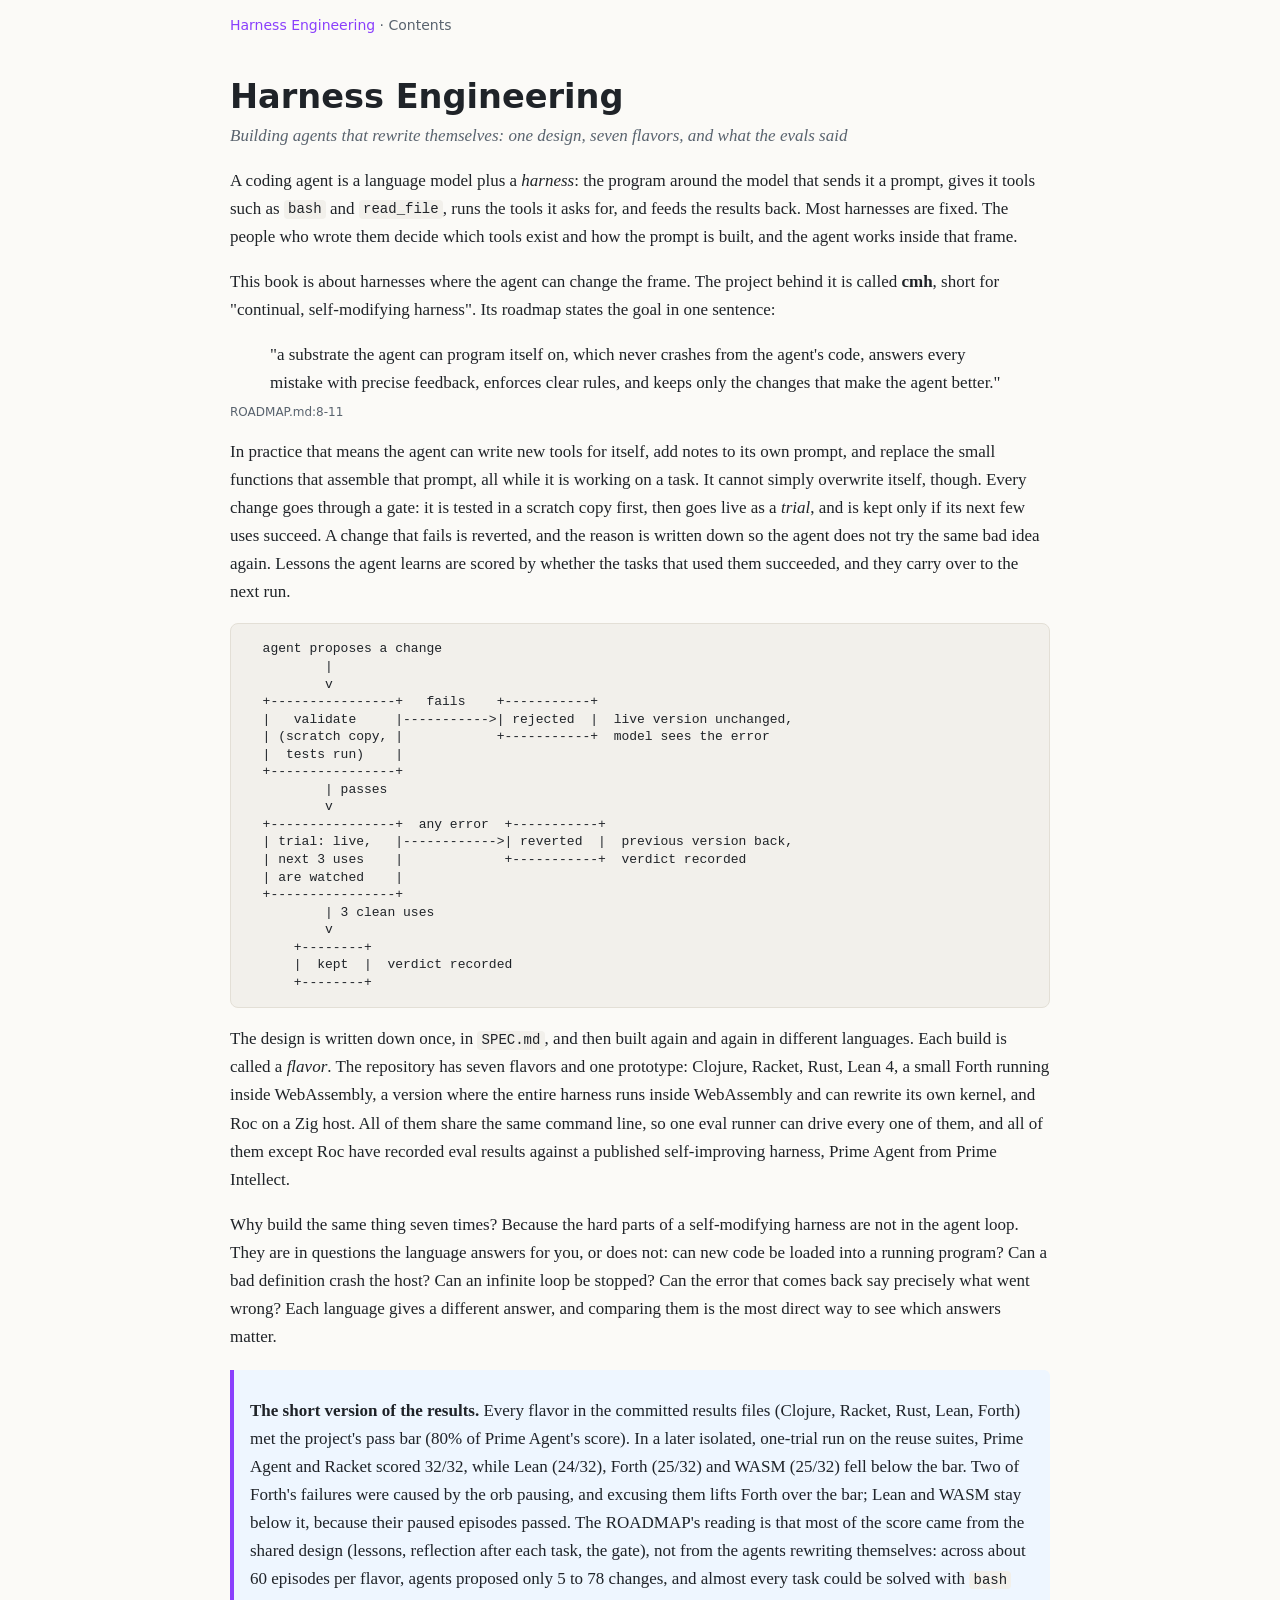
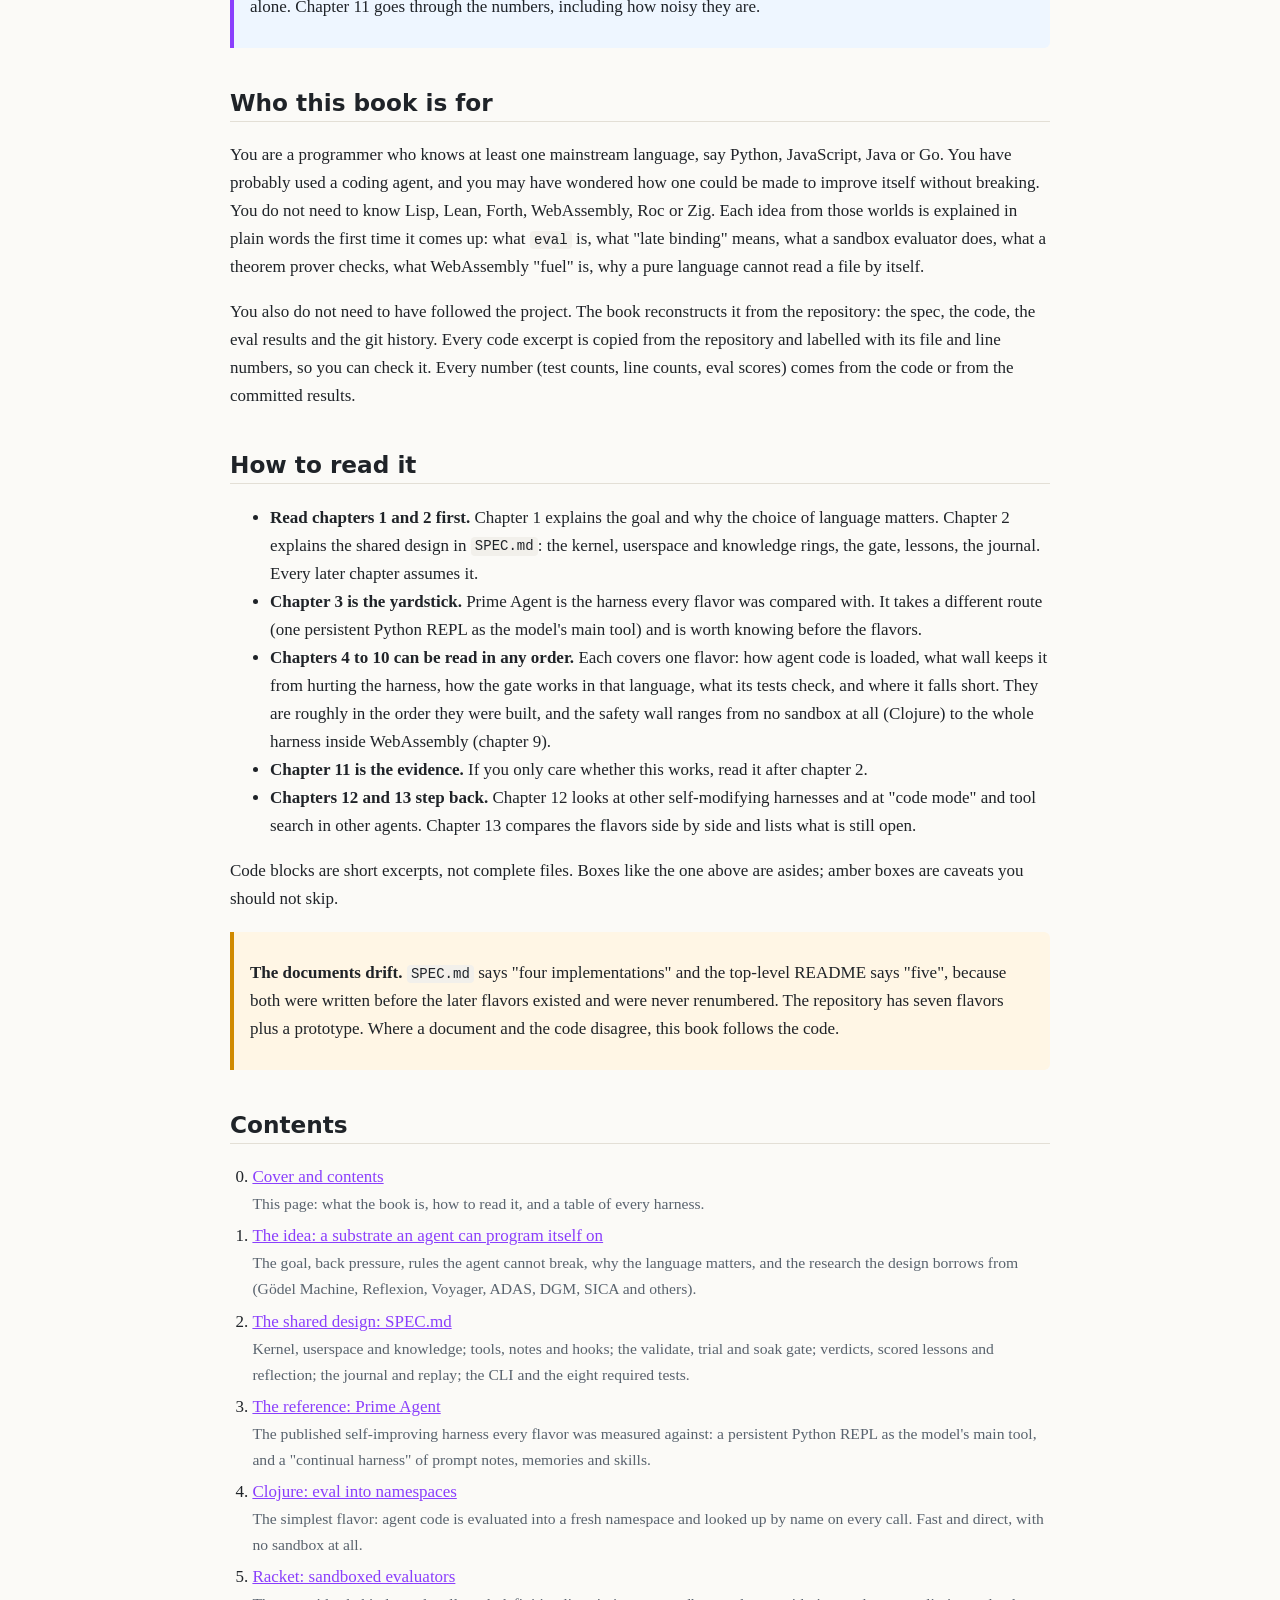
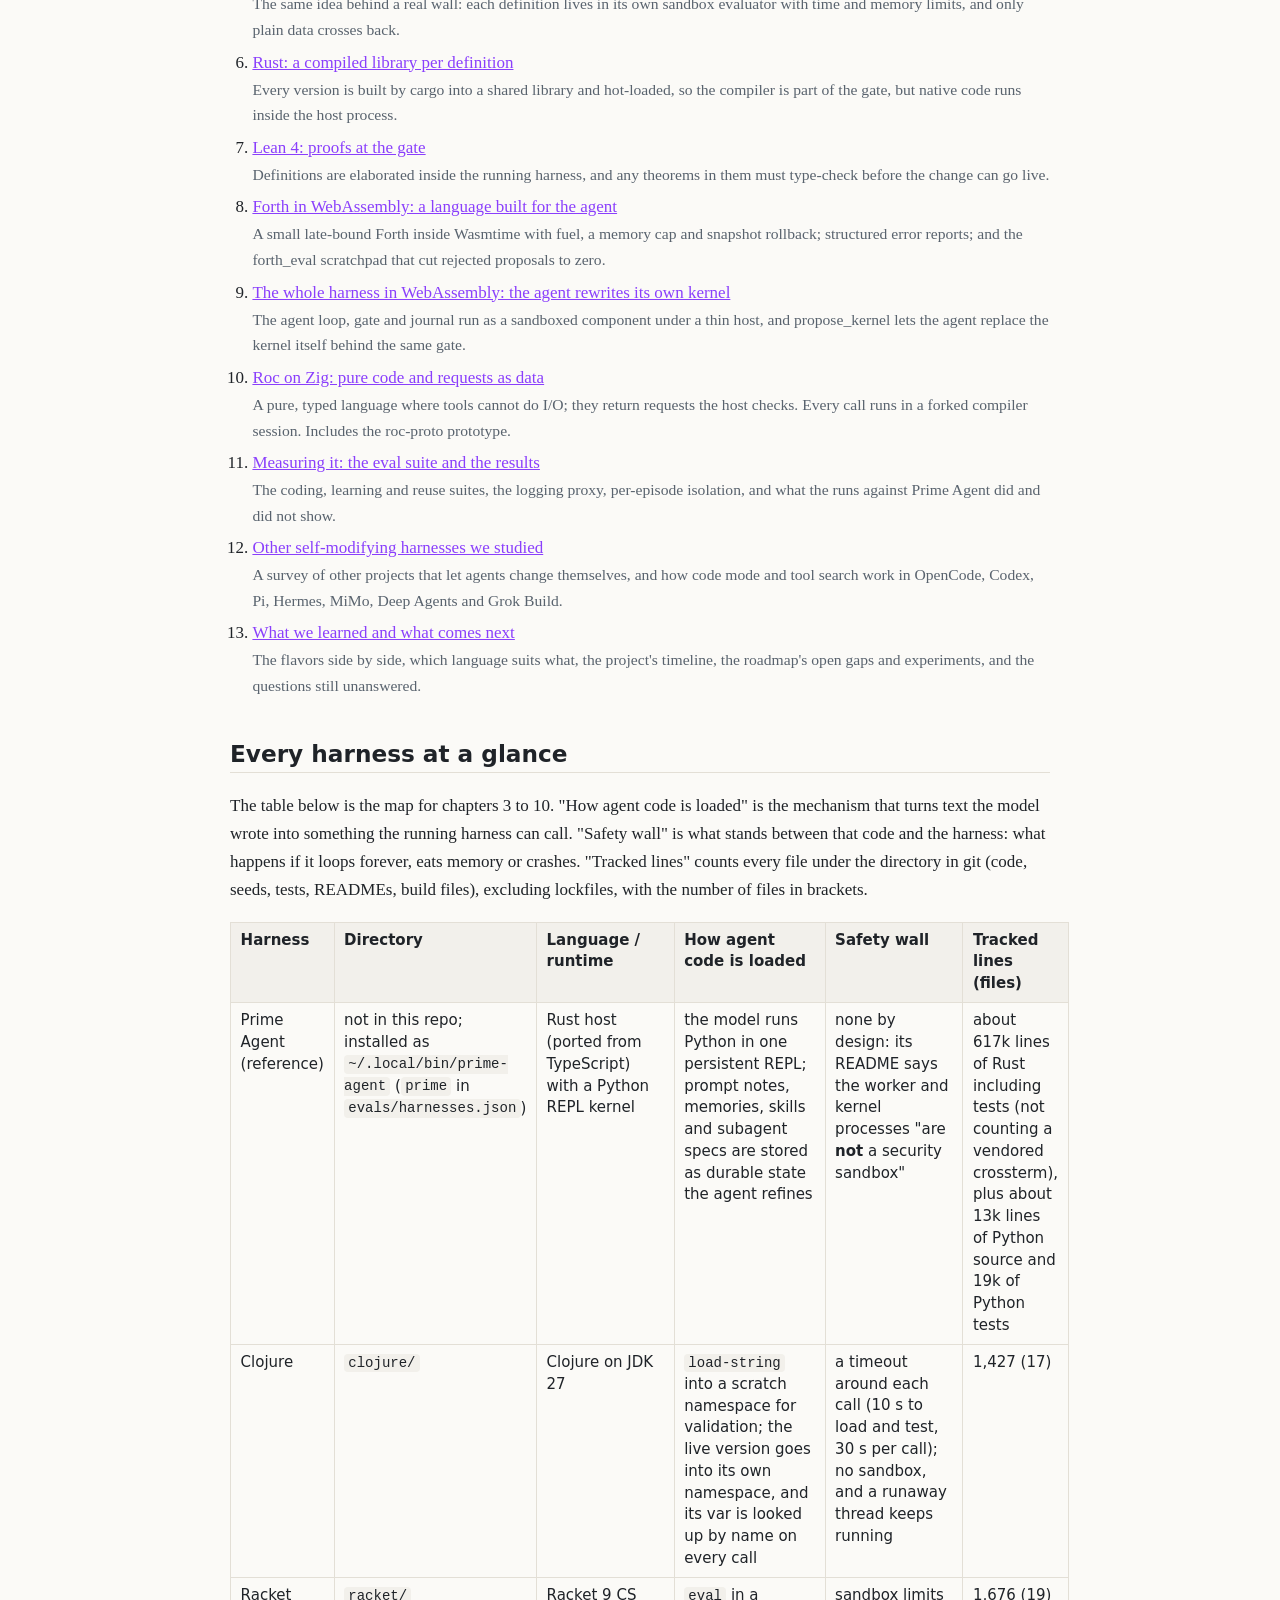
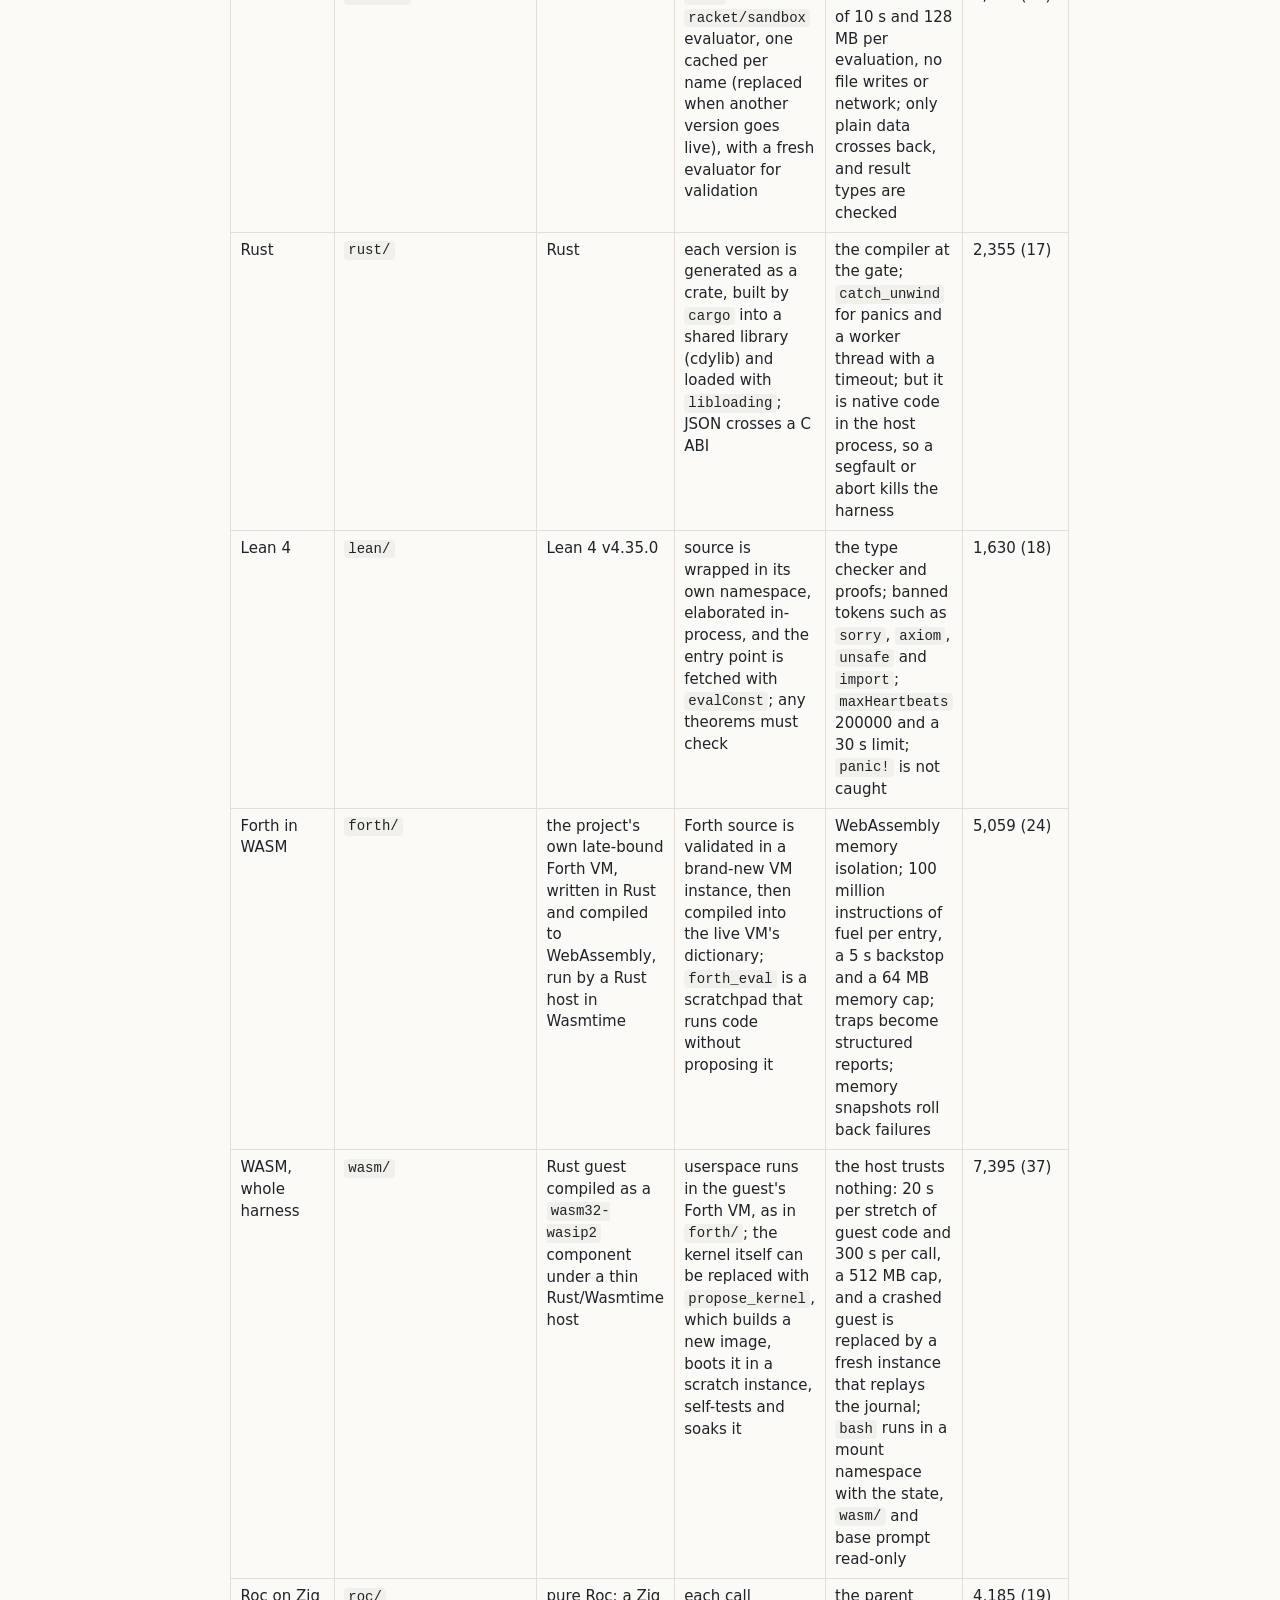
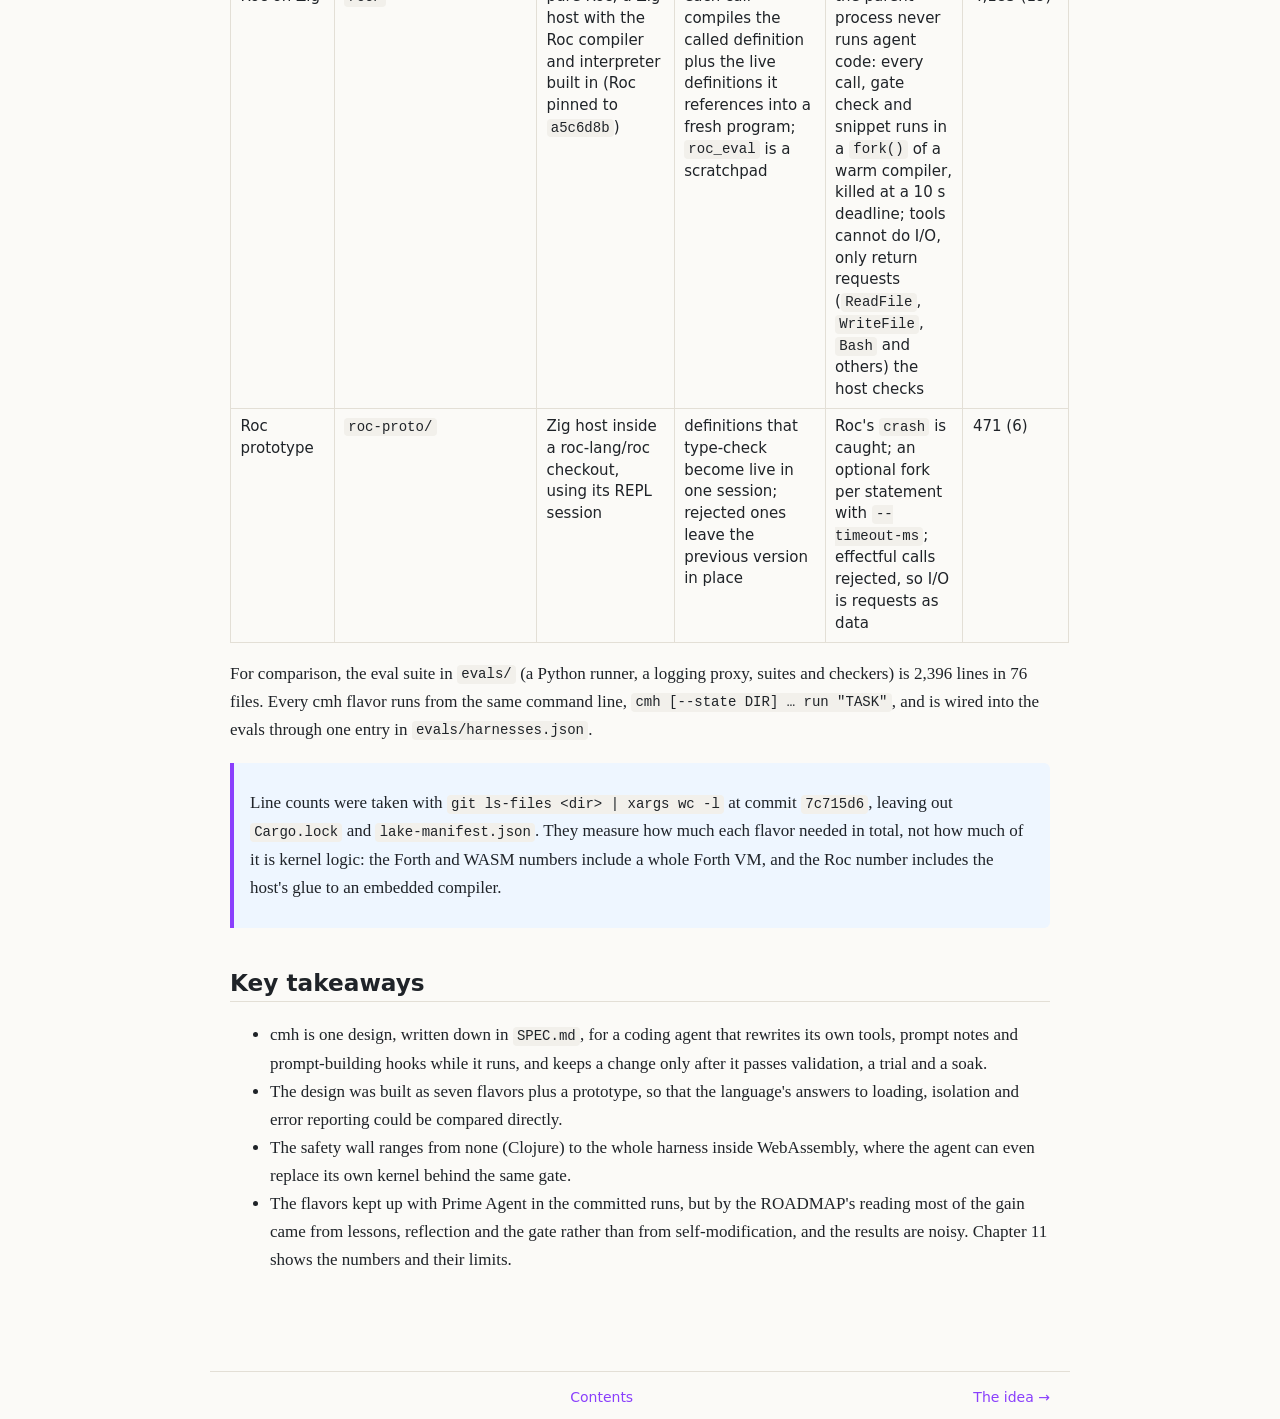
<file: book/index.html>
<!doctype html>
<html lang="en"><head><meta charset="utf-8">
<meta name="viewport" content="width=device-width, initial-scale=1">
<title>Harness Engineering: building agents that rewrite themselves</title>
<link rel="stylesheet" href="style.css"></head><body>
<header class="book"><a href="index.html">Harness Engineering</a> · Contents</header>
<main>
<h1>Harness Engineering</h1>
<p class="subtitle">Building agents that rewrite themselves: one design, seven flavors, and what the evals said</p>

<p>A coding agent is a language model plus a <em>harness</em>: the program around the model
that sends it a prompt, gives it tools such as <code>bash</code> and <code>read_file</code>,
runs the tools it asks for, and feeds the results back. Most harnesses are fixed. The people
who wrote them decide which tools exist and how the prompt is built, and the agent works
inside that frame.</p>

<p>This book is about harnesses where the agent can change the frame. The project behind it is
called <strong>cmh</strong>, short for "continual, self-modifying harness". Its roadmap
states the goal in one sentence:</p>

<blockquote><p>"a substrate the agent can program itself on, which never crashes from the
agent's code, answers every mistake with precise feedback, enforces clear rules, and keeps
only the changes that make the agent better."</p></blockquote>
<span class="src">ROADMAP.md:8-11</span>

<p>In practice that means the agent can write new tools for itself, add notes to its own
prompt, and replace the small functions that assemble that prompt, all while it is working
on a task. It cannot simply overwrite itself, though. Every change goes through a gate:
it is tested in a scratch copy first, then goes live as a <em>trial</em>, and is kept only
if its next few uses succeed. A change that fails is reverted, and the reason is written
down so the agent does not try the same bad idea again. Lessons the agent learns are scored
by whether the tasks that used them succeeded, and they carry over to the next run.</p>

<div class="diagram">  agent proposes a change
          |
          v
  +----------------+   fails    +-----------+
  |   validate     |----------->| rejected  |  live version unchanged,
  | (scratch copy, |            +-----------+  model sees the error
  |  tests run)    |
  +----------------+
          | passes
          v
  +----------------+  any error  +-----------+
  | trial: live,   |------------>| reverted  |  previous version back,
  | next 3 uses    |             +-----------+  verdict recorded
  | are watched    |
  +----------------+
          | 3 clean uses
          v
      +--------+
      |  kept  |  verdict recorded
      +--------+</div>

<p>The design is written down once, in <code>SPEC.md</code>, and then built again and again in
different languages. Each build is called a <em>flavor</em>. The repository has seven flavors
and one prototype: Clojure, Racket, Rust, Lean 4, a small Forth running inside WebAssembly, a
version where the entire harness runs inside WebAssembly and can rewrite its own kernel, and
Roc on a Zig host. All of them share the same command line, so one eval runner can drive
every one of them, and all of them except Roc have recorded eval results against a published
self-improving harness, Prime Agent from Prime Intellect.</p>

<p>Why build the same thing seven times? Because the hard parts of a self-modifying harness
are not in the agent loop. They are in questions the language answers for you, or does not:
can new code be loaded into a running program? Can a bad definition crash the host? Can an
infinite loop be stopped? Can the error that comes back say precisely what went wrong? Each
language gives a different answer, and comparing them is the most direct way to see which
answers matter.</p>

<div class="note"><p><strong>The short version of the results.</strong> Every flavor in
the committed results files (Clojure, Racket, Rust, Lean, Forth) met the project's pass bar
(80% of Prime Agent's score). In a later isolated, one-trial run on the reuse suites, Prime
Agent and Racket scored 32/32, while Lean (24/32), Forth (25/32) and WASM (25/32) fell below
the bar. Two of Forth's failures were caused by the orb pausing, and excusing them lifts Forth
over the bar; Lean and WASM stay below it, because their paused episodes passed.
The ROADMAP's reading is that most of the
score came from the shared design (lessons, reflection after each task, the gate), not from
the agents rewriting themselves: across about 60 episodes per flavor, agents proposed only 5
to 78 changes, and almost every task could be solved with <code>bash</code> alone.
Chapter 11 goes through the numbers, including how noisy they are.</p></div>

<h2>Who this book is for</h2>

<p>You are a programmer who knows at least one mainstream language, say Python, JavaScript,
Java or Go. You have probably used a coding agent, and you may have wondered how one could be
made to improve itself without breaking. You do not need to know Lisp, Lean, Forth,
WebAssembly, Roc or Zig. Each idea from those worlds is explained in plain words the first
time it comes up: what <code>eval</code> is, what "late binding" means, what a sandbox
evaluator does, what a theorem prover checks, what WebAssembly "fuel" is, why a pure
language cannot read a file by itself.</p>

<p>You also do not need to have followed the project. The book reconstructs it from the
repository: the spec, the code, the eval results and the git history. Every code excerpt is
copied from the repository and labelled with its file and line numbers, so you can check it.
Every number (test counts, line counts, eval scores) comes from the code or from the
committed results.</p>

<h2>How to read it</h2>

<ul>
<li><strong>Read chapters 1 and 2 first.</strong> Chapter 1 explains the goal and why the
choice of language matters. Chapter 2 explains the shared design in <code>SPEC.md</code>:
the kernel, userspace and knowledge rings, the gate, lessons, the journal. Every later
chapter assumes it.</li>
<li><strong>Chapter 3 is the yardstick.</strong> Prime Agent is the harness every flavor was
compared with. It takes a different route (one persistent Python REPL as the model's main
tool) and is worth knowing before the flavors.</li>
<li><strong>Chapters 4 to 10 can be read in any order.</strong> Each covers one flavor: how
agent code is loaded, what wall keeps it from hurting the harness, how the gate works in that
language, what its tests check, and where it falls short. They are roughly in the order they
were built, and the safety wall ranges from no sandbox at all (Clojure) to the whole harness
inside WebAssembly (chapter 9).</li>
<li><strong>Chapter 11 is the evidence.</strong> If you only care whether this works, read
it after chapter 2.</li>
<li><strong>Chapters 12 and 13 step back.</strong> Chapter 12 looks at other self-modifying
harnesses and at "code mode" and tool search in other agents. Chapter 13 compares the
flavors side by side and lists what is still open.</li>
</ul>

<p>Code blocks are short excerpts, not complete files. Boxes like the one above are asides;
amber boxes are caveats you should not skip.</p>

<div class="warn"><p><strong>The documents drift.</strong> <code>SPEC.md</code> says "four
implementations" and the top-level README says "five", because both were written before the
later flavors existed and were never renumbered. The repository has seven flavors plus a
prototype. Where a document and the code disagree, this book follows the code.</p></div>

<h2>Contents</h2>

<nav class="toc">
<ol start="0">
<li><a href="index.html">Cover and contents</a>
<span class="desc">This page: what the book is, how to read it, and a table of every harness.</span></li>
<li><a href="01-the-idea.html">The idea: a substrate an agent can program itself on</a>
<span class="desc">The goal, back pressure, rules the agent cannot break, why the language matters, and the research the design borrows from (Gödel Machine, Reflexion, Voyager, ADAS, DGM, SICA and others).</span></li>
<li><a href="02-shared-design.html">The shared design: SPEC.md</a>
<span class="desc">Kernel, userspace and knowledge; tools, notes and hooks; the validate, trial and soak gate; verdicts, scored lessons and reflection; the journal and replay; the CLI and the eight required tests.</span></li>
<li><a href="03-prime-agent.html">The reference: Prime Agent</a>
<span class="desc">The published self-improving harness every flavor was measured against: a persistent Python REPL as the model's main tool, and a "continual harness" of prompt notes, memories and skills.</span></li>
<li><a href="04-clojure.html">Clojure: eval into namespaces</a>
<span class="desc">The simplest flavor: agent code is evaluated into a fresh namespace and looked up by name on every call. Fast and direct, with no sandbox at all.</span></li>
<li><a href="05-racket.html">Racket: sandboxed evaluators</a>
<span class="desc">The same idea behind a real wall: each definition lives in its own sandbox evaluator with time and memory limits, and only plain data crosses back.</span></li>
<li><a href="06-rust.html">Rust: a compiled library per definition</a>
<span class="desc">Every version is built by cargo into a shared library and hot-loaded, so the compiler is part of the gate, but native code runs inside the host process.</span></li>
<li><a href="07-lean.html">Lean 4: proofs at the gate</a>
<span class="desc">Definitions are elaborated inside the running harness, and any theorems in them must type-check before the change can go live.</span></li>
<li><a href="08-forth.html">Forth in WebAssembly: a language built for the agent</a>
<span class="desc">A small late-bound Forth inside Wasmtime with fuel, a memory cap and snapshot rollback; structured error reports; and the forth_eval scratchpad that cut rejected proposals to zero.</span></li>
<li><a href="09-wasm.html">The whole harness in WebAssembly: the agent rewrites its own kernel</a>
<span class="desc">The agent loop, gate and journal run as a sandboxed component under a thin host, and propose_kernel lets the agent replace the kernel itself behind the same gate.</span></li>
<li><a href="10-roc.html">Roc on Zig: pure code and requests as data</a>
<span class="desc">A pure, typed language where tools cannot do I/O; they return requests the host checks. Every call runs in a forked compiler session. Includes the roc-proto prototype.</span></li>
<li><a href="11-evals.html">Measuring it: the eval suite and the results</a>
<span class="desc">The coding, learning and reuse suites, the logging proxy, per-episode isolation, and what the runs against Prime Agent did and did not show.</span></li>
<li><a href="12-other-harnesses.html">Other self-modifying harnesses we studied</a>
<span class="desc">A survey of other projects that let agents change themselves, and how code mode and tool search work in OpenCode, Codex, Pi, Hermes, MiMo, Deep Agents and Grok Build.</span></li>
<li><a href="13-lessons.html">What we learned and what comes next</a>
<span class="desc">The flavors side by side, which language suits what, the project's timeline, the roadmap's open gaps and experiments, and the questions still unanswered.</span></li>
</ol>
</nav>

<h2>Every harness at a glance</h2>

<p>The table below is the map for chapters 3 to 10. "How agent code is loaded" is the
mechanism that turns text the model wrote into something the running harness can call.
"Safety wall" is what stands between that code and the harness: what happens if it loops
forever, eats memory or crashes. "Tracked lines" counts every file under the directory in
git (code, seeds, tests, READMEs, build files), excluding lockfiles, with the number of files
in brackets.</p>

<table>
<thead><tr><th>Harness</th><th>Directory</th><th>Language / runtime</th><th>How agent code is loaded</th><th>Safety wall</th><th>Tracked lines (files)</th></tr></thead>
<tbody>
<tr><td>Prime Agent (reference)</td><td>not in this repo; installed as <code>~/.local/bin/prime-agent</code> (<code>prime</code> in <code>evals/harnesses.json</code>)</td><td>Rust host (ported from TypeScript) with a Python REPL kernel</td><td>the model runs Python in one persistent REPL; prompt notes, memories, skills and subagent specs are stored as durable state the agent refines</td><td>none by design: its README says the worker and kernel processes "are <strong>not</strong> a security sandbox"</td><td>about 617k lines of Rust including tests (not counting a vendored crossterm), plus about 13k lines of Python source and 19k of Python tests</td></tr>
<tr><td>Clojure</td><td><code>clojure/</code></td><td>Clojure on JDK 27</td><td><code>load-string</code> into a scratch namespace for validation; the live version goes into its own namespace, and its var is looked up by name on every call</td><td>a timeout around each call (10 s to load and test, 30 s per call); no sandbox, and a runaway thread keeps running</td><td>1,427 (17)</td></tr>
<tr><td>Racket</td><td><code>racket/</code></td><td>Racket 9 CS</td><td><code>eval</code> in a <code>racket/sandbox</code> evaluator, one cached per name (replaced when another version goes live), with a fresh evaluator for validation</td><td>sandbox limits of 10 s and 128 MB per evaluation, no file writes or network; only plain data crosses back, and result types are checked</td><td>1,676 (19)</td></tr>
<tr><td>Rust</td><td><code>rust/</code></td><td>Rust</td><td>each version is generated as a crate, built by <code>cargo</code> into a shared library (cdylib) and loaded with <code>libloading</code>; JSON crosses a C ABI</td><td>the compiler at the gate; <code>catch_unwind</code> for panics and a worker thread with a timeout; but it is native code in the host process, so a segfault or abort kills the harness</td><td>2,355 (17)</td></tr>
<tr><td>Lean 4</td><td><code>lean/</code></td><td>Lean 4 v4.35.0</td><td>source is wrapped in its own namespace, elaborated in-process, and the entry point is fetched with <code>evalConst</code>; any theorems must check</td><td>the type checker and proofs; banned tokens such as <code>sorry</code>, <code>axiom</code>, <code>unsafe</code> and <code>import</code>; <code>maxHeartbeats</code> 200000 and a 30 s limit; <code>panic!</code> is not caught</td><td>1,630 (18)</td></tr>
<tr><td>Forth in WASM</td><td><code>forth/</code></td><td>the project's own late-bound Forth VM, written in Rust and compiled to WebAssembly, run by a Rust host in Wasmtime</td><td>Forth source is validated in a brand-new VM instance, then compiled into the live VM's dictionary; <code>forth_eval</code> is a scratchpad that runs code without proposing it</td><td>WebAssembly memory isolation; 100 million instructions of fuel per entry, a 5 s backstop and a 64 MB memory cap; traps become structured reports; memory snapshots roll back failures</td><td>5,059 (24)</td></tr>
<tr><td>WASM, whole harness</td><td><code>wasm/</code></td><td>Rust guest compiled as a <code>wasm32-wasip2</code> component under a thin Rust/Wasmtime host</td><td>userspace runs in the guest's Forth VM, as in <code>forth/</code>; the kernel itself can be replaced with <code>propose_kernel</code>, which builds a new image, boots it in a scratch instance, self-tests and soaks it</td><td>the host trusts nothing: 20 s per stretch of guest code and 300 s per call, a 512 MB cap, and a crashed guest is replaced by a fresh instance that replays the journal; <code>bash</code> runs in a mount namespace with the state, <code>wasm/</code> and base prompt read-only</td><td>7,395 (37)</td></tr>
<tr><td>Roc on Zig</td><td><code>roc/</code></td><td>pure Roc; a Zig host with the Roc compiler and interpreter built in (Roc pinned to <code>a5c6d8b</code>)</td><td>each call compiles the called definition plus the live definitions it references into a fresh program; <code>roc_eval</code> is a scratchpad</td><td>the parent process never runs agent code: every call, gate check and snippet runs in a <code>fork()</code> of a warm compiler, killed at a 10 s deadline; tools cannot do I/O, only return requests (<code>ReadFile</code>, <code>WriteFile</code>, <code>Bash</code> and others) the host checks</td><td>4,185 (19)</td></tr>
<tr><td>Roc prototype</td><td><code>roc-proto/</code></td><td>Zig host inside a roc-lang/roc checkout, using its REPL session</td><td>definitions that type-check become live in one session; rejected ones leave the previous version in place</td><td>Roc's <code>crash</code> is caught; an optional fork per statement with <code>--timeout-ms</code>; effectful calls rejected, so I/O is requests as data</td><td>471 (6)</td></tr>
</tbody>
</table>

<p>For comparison, the eval suite in <code>evals/</code> (a Python runner, a logging proxy,
suites and checkers) is 2,396 lines in 76 files. Every cmh flavor runs from the same command
line, <code>cmh [--state DIR] … run "TASK"</code>, and is wired into the evals through one
entry in <code>evals/harnesses.json</code>.</p>

<div class="note"><p>Line counts were taken with <code>git ls-files &lt;dir&gt; | xargs wc -l</code>
at commit <code>7c715d6</code>, leaving out <code>Cargo.lock</code> and
<code>lake-manifest.json</code>. They measure how much each flavor needed in total, not how
much of it is kernel logic: the Forth and WASM numbers include a whole Forth VM, and the Roc
number includes the host's glue to an embedded compiler.</p></div>

<h2>Key takeaways</h2>
<ul>
<li>cmh is one design, written down in <code>SPEC.md</code>, for a coding agent that rewrites
its own tools, prompt notes and prompt-building hooks while it runs, and keeps a change only
after it passes validation, a trial and a soak.</li>
<li>The design was built as seven flavors plus a prototype, so that the language's answers
to loading, isolation and error reporting could be compared directly.</li>
<li>The safety wall ranges from none (Clojure) to the whole harness inside WebAssembly, where
the agent can even replace its own kernel behind the same gate.</li>
<li>The flavors kept up with Prime Agent in the committed runs, but by the ROADMAP's reading most of the gain came
from lessons, reflection and the gate rather than from self-modification, and the results are
noisy. Chapter 11 shows the numbers and their limits.</li>
</ul>
</main>
<footer class="nav"><span></span><a href="index.html">Contents</a><a href="01-the-idea.html">The idea →</a></footer>
</body></html>
</file>
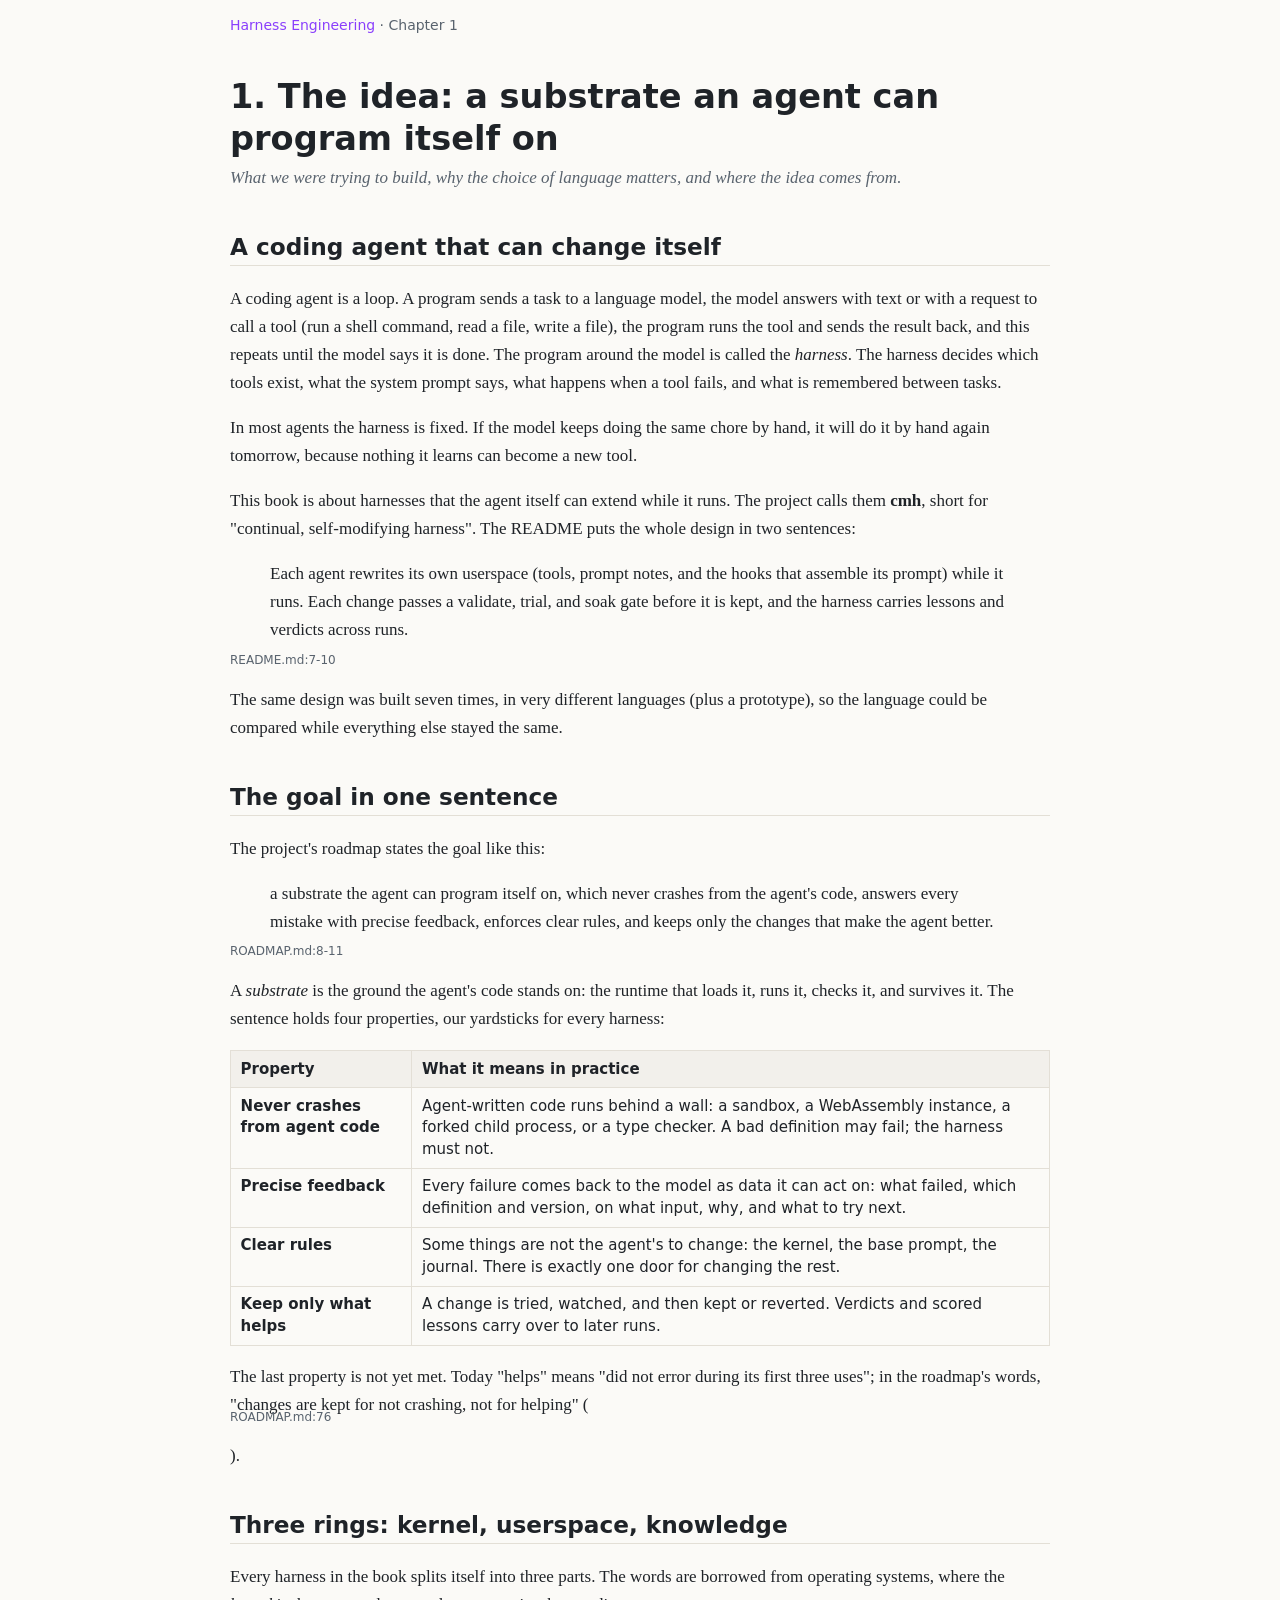
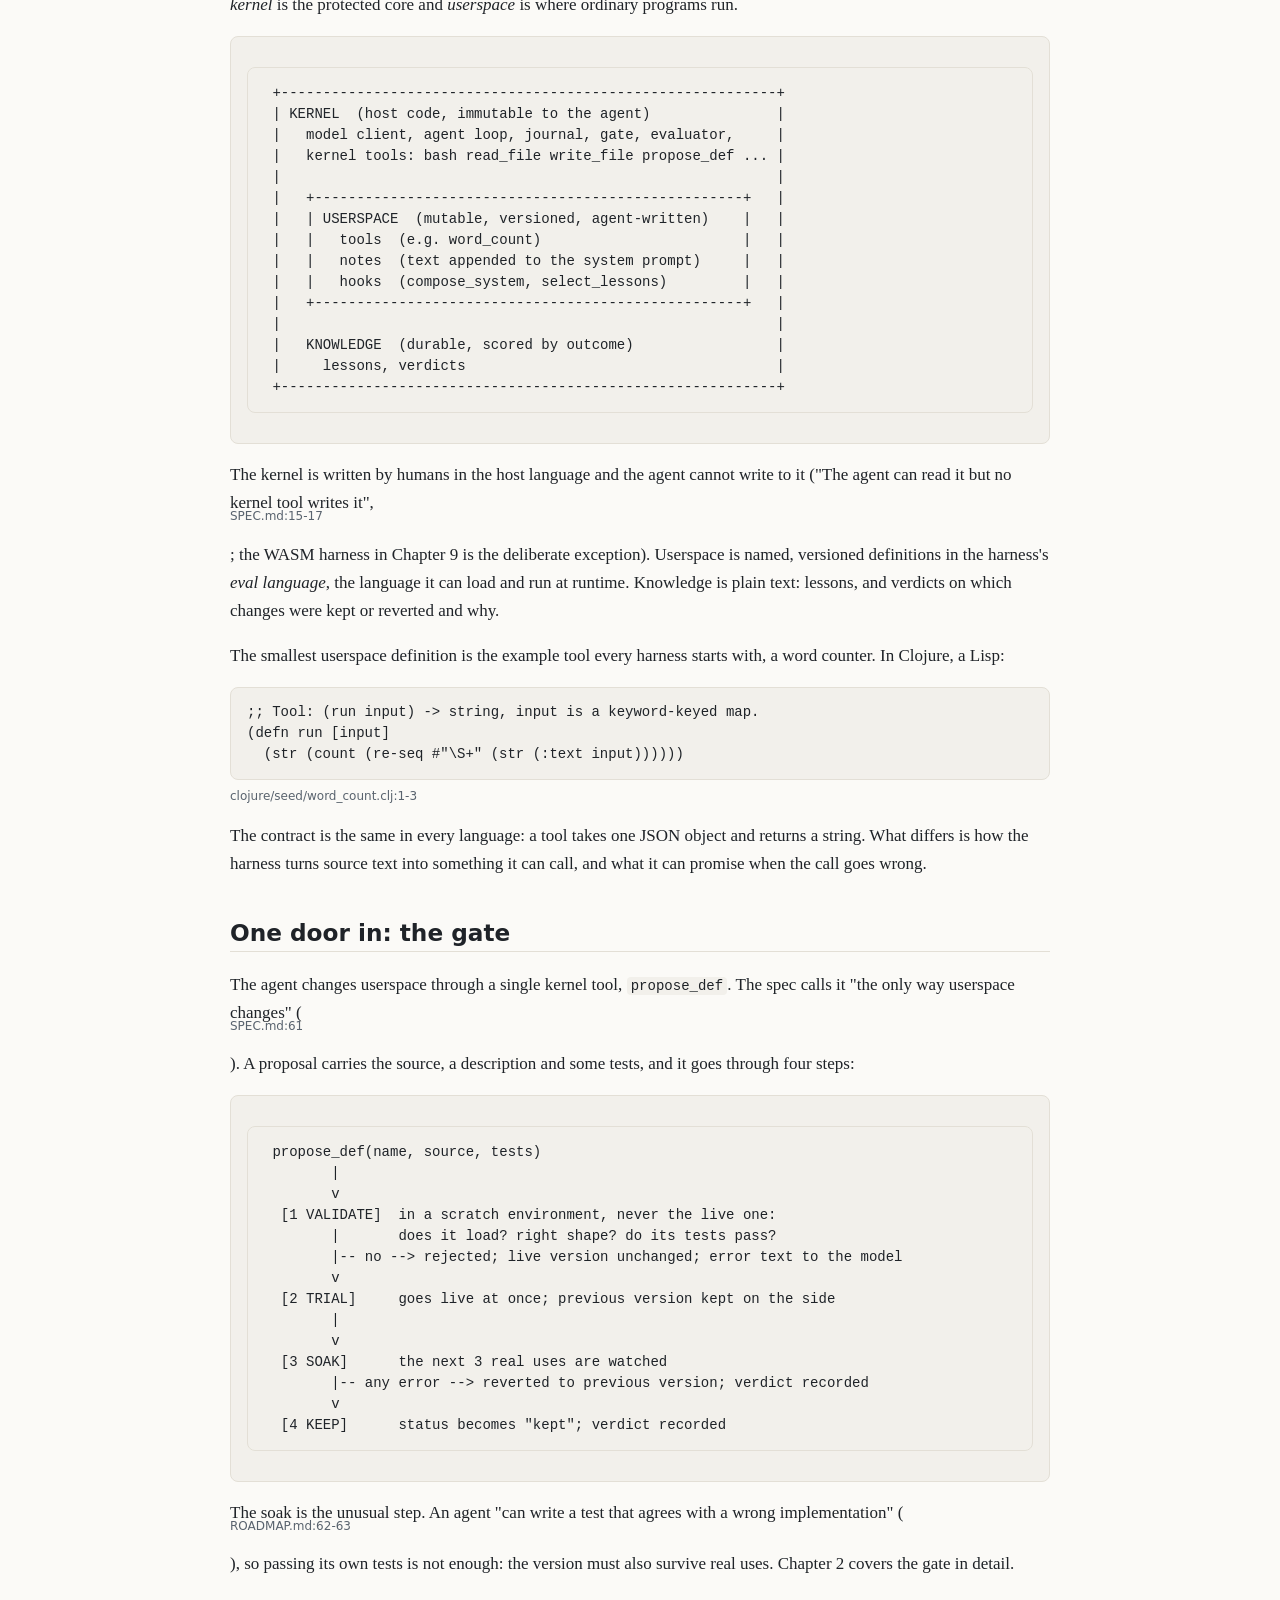
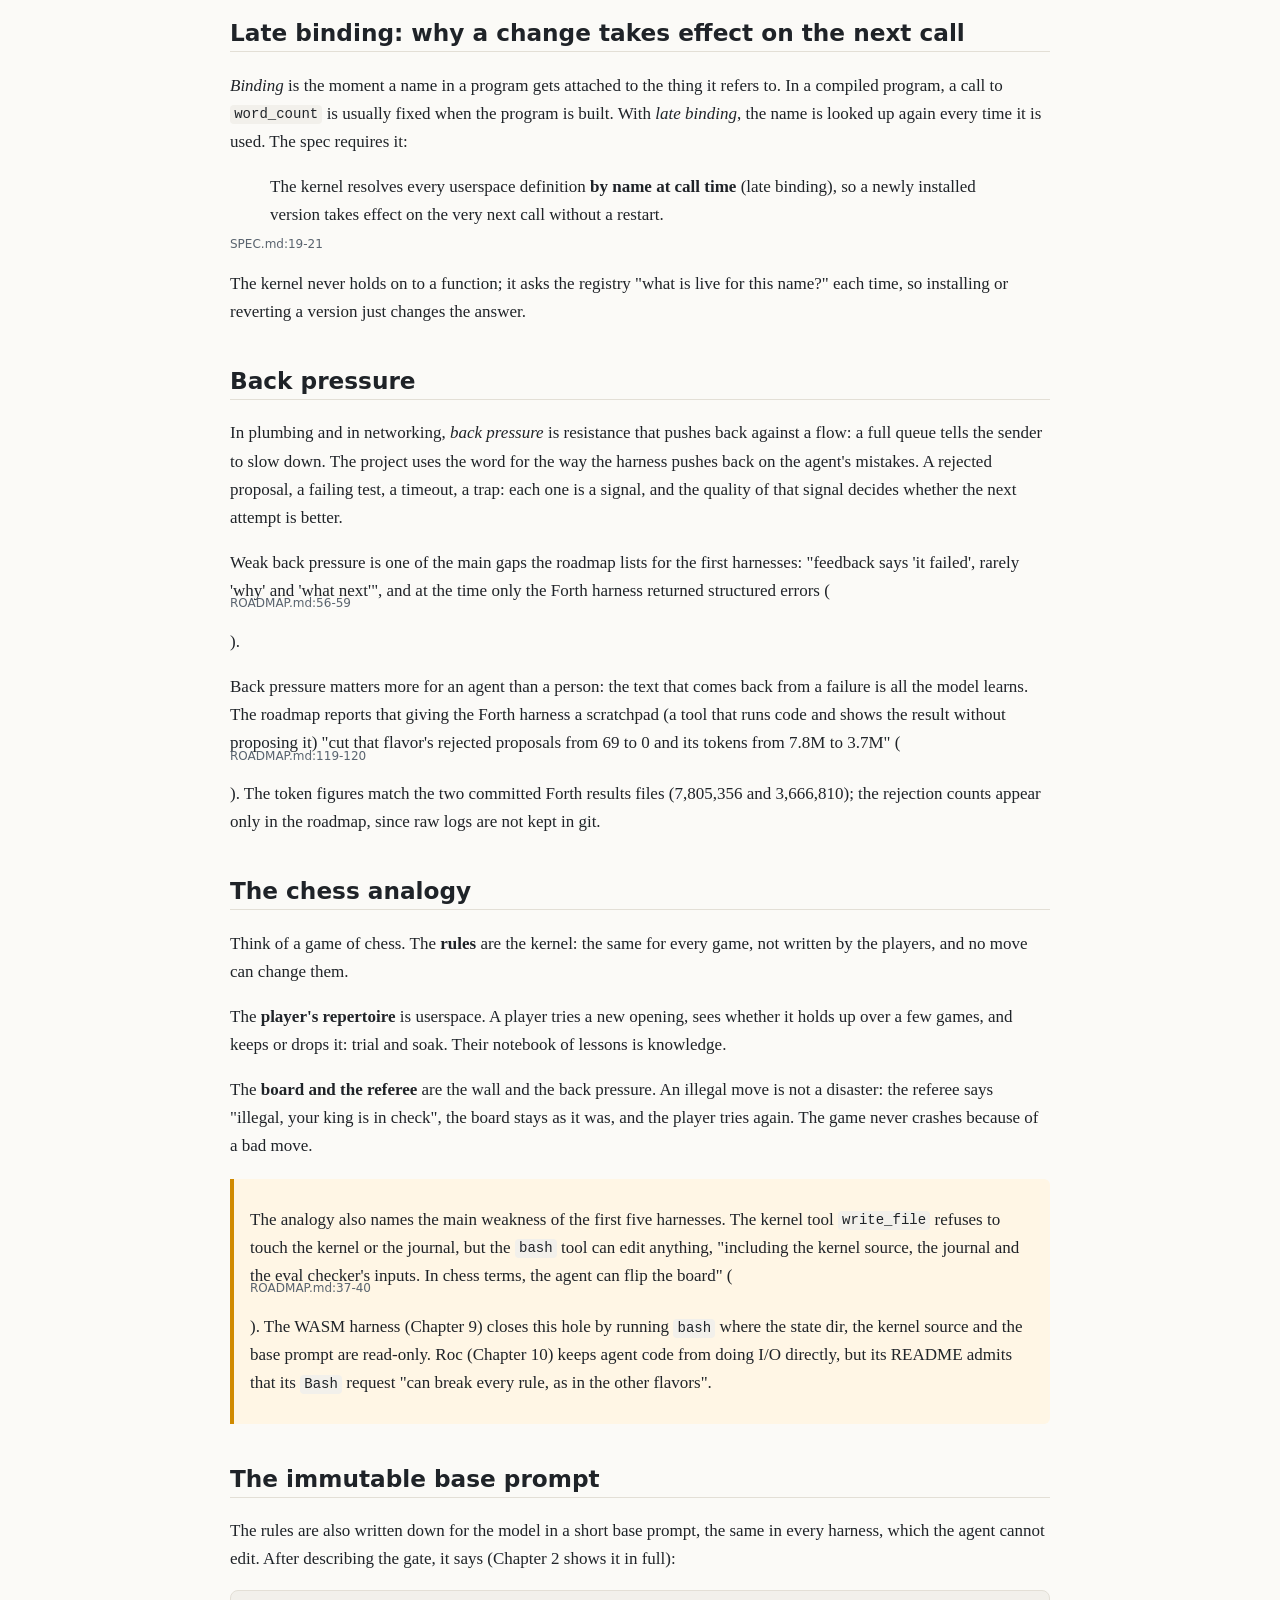
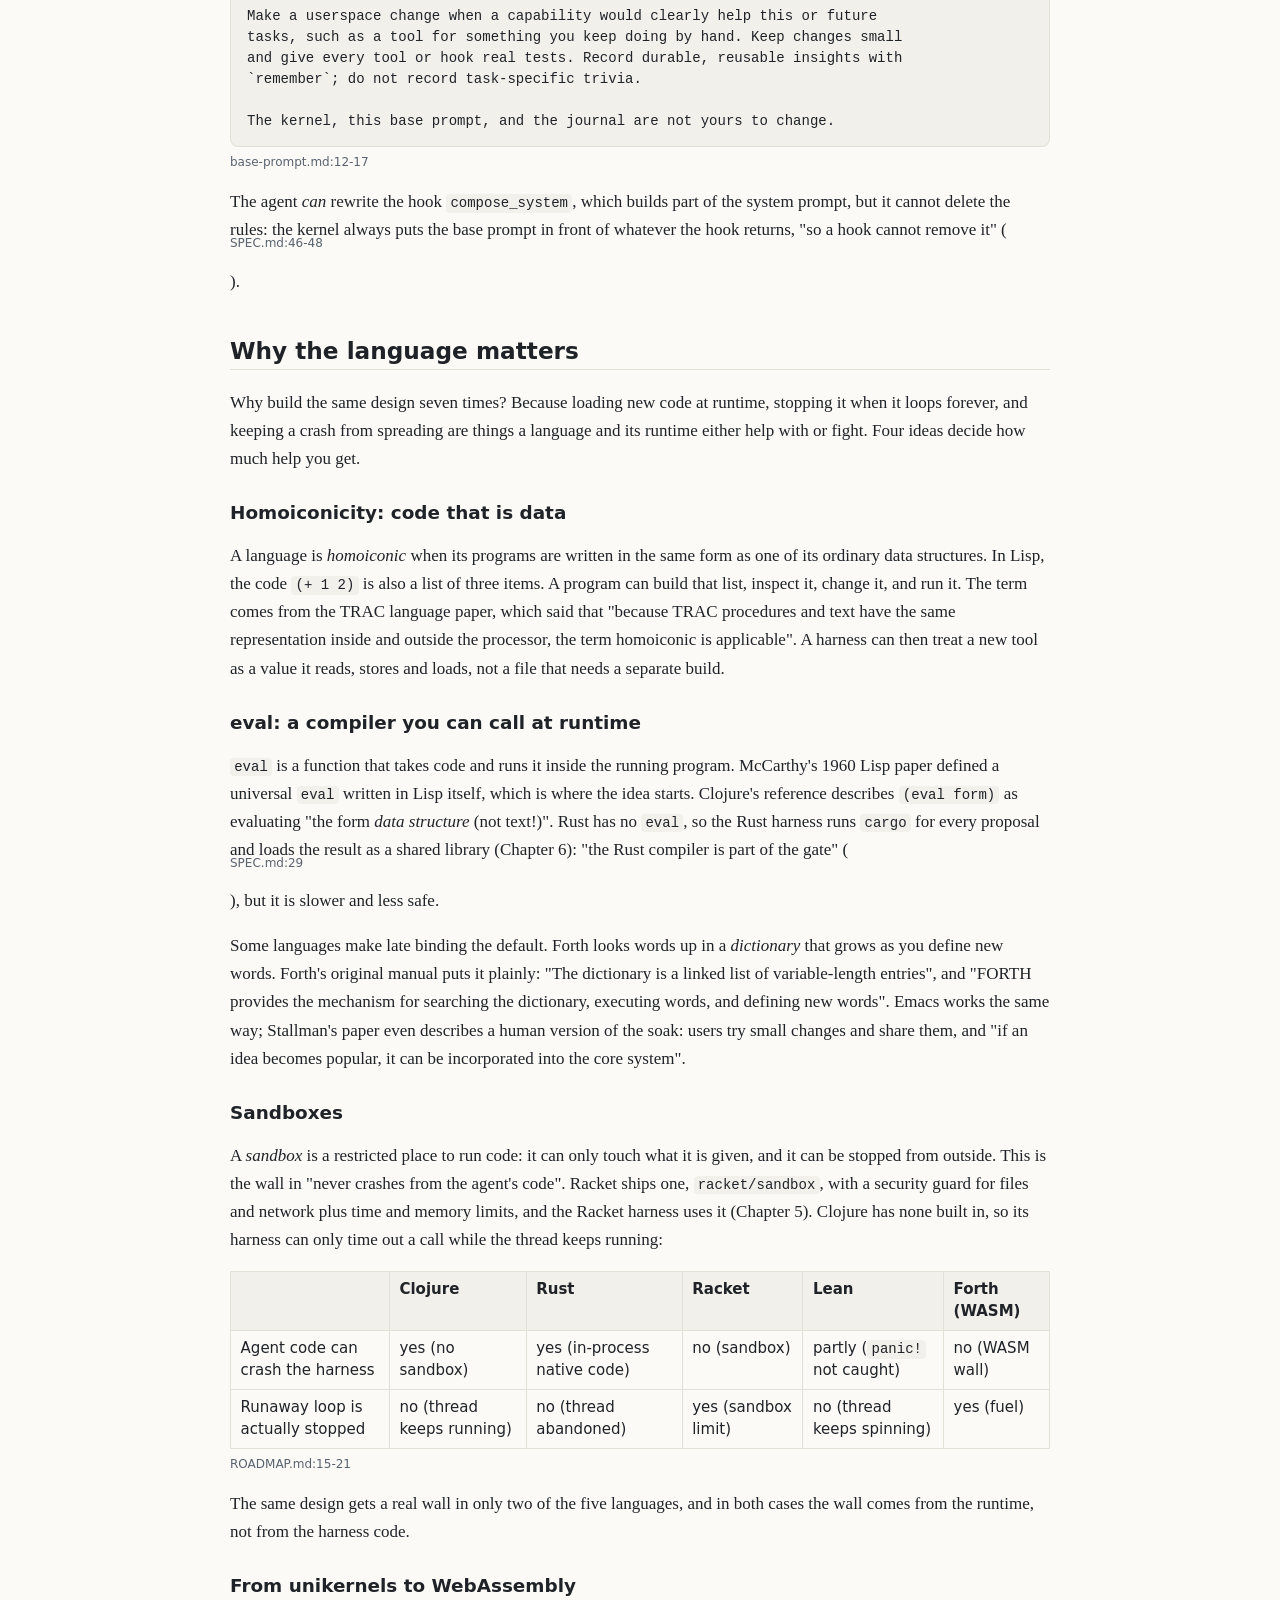
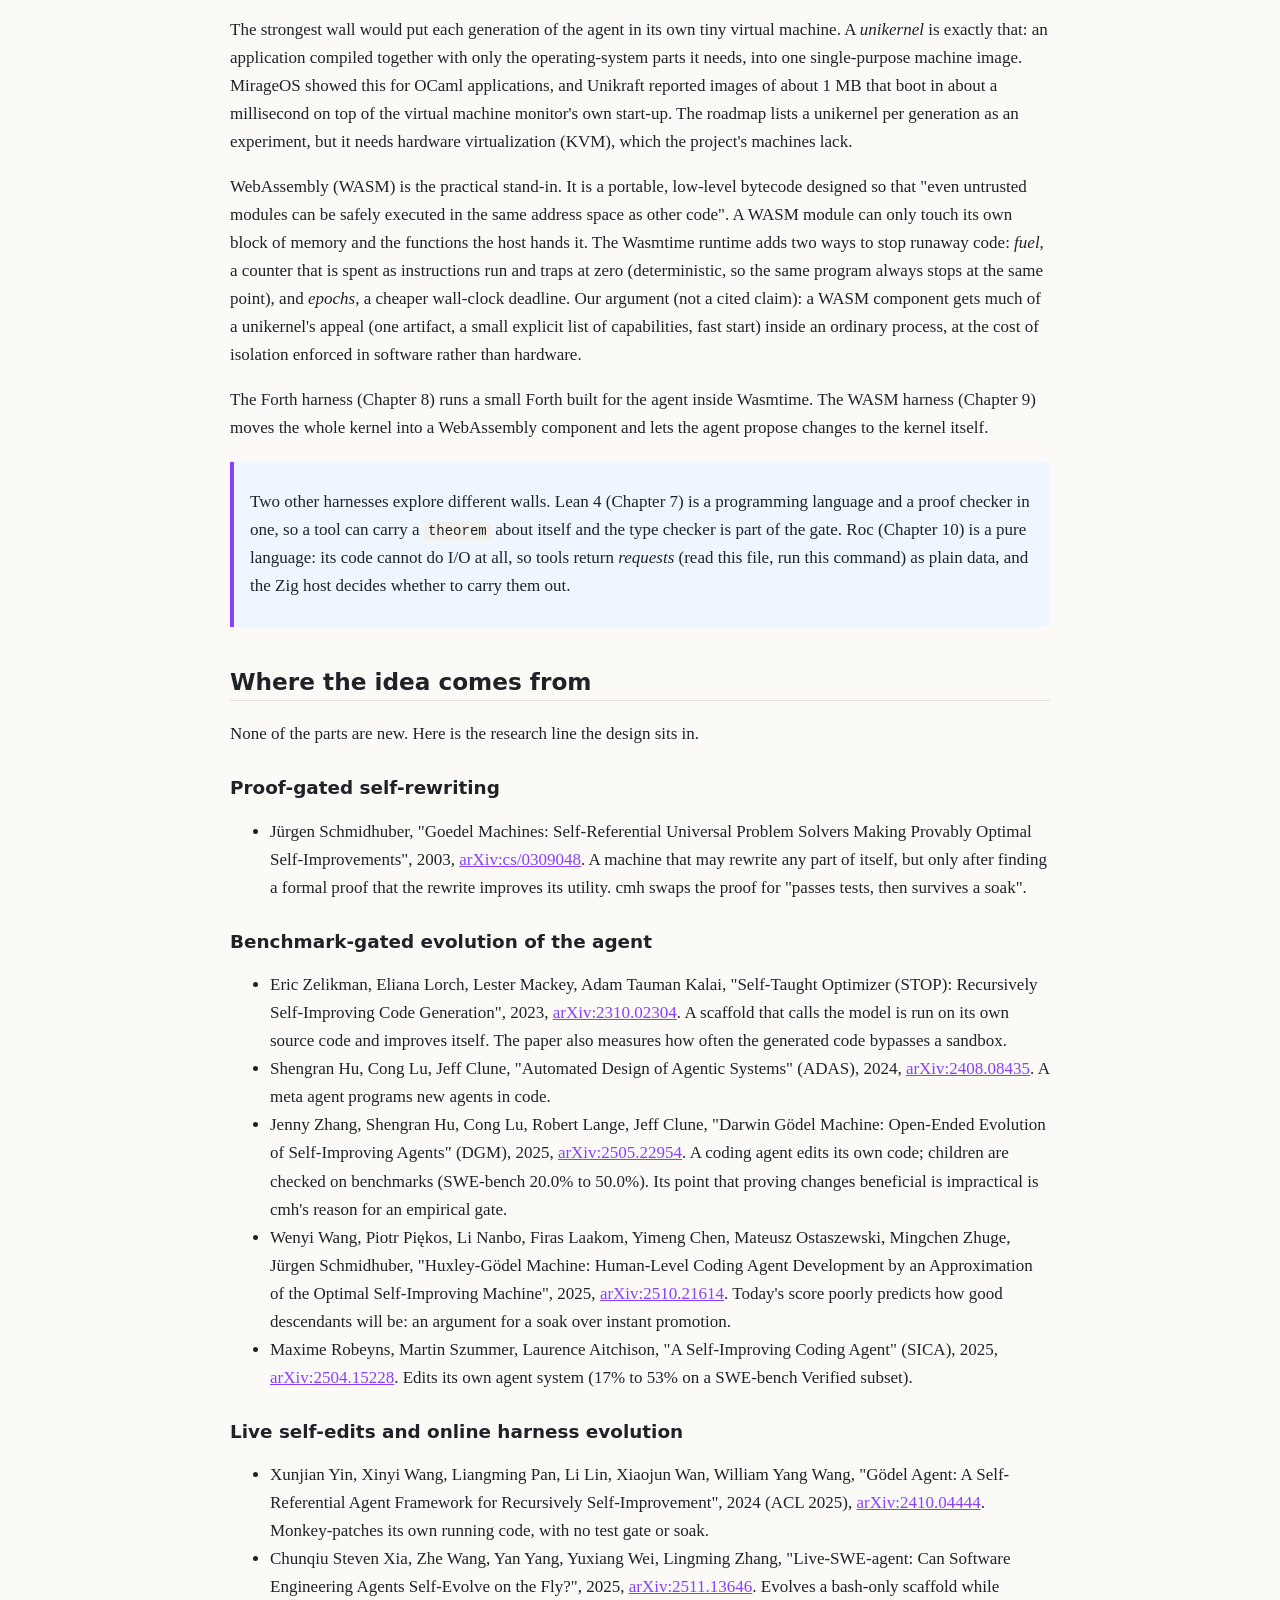
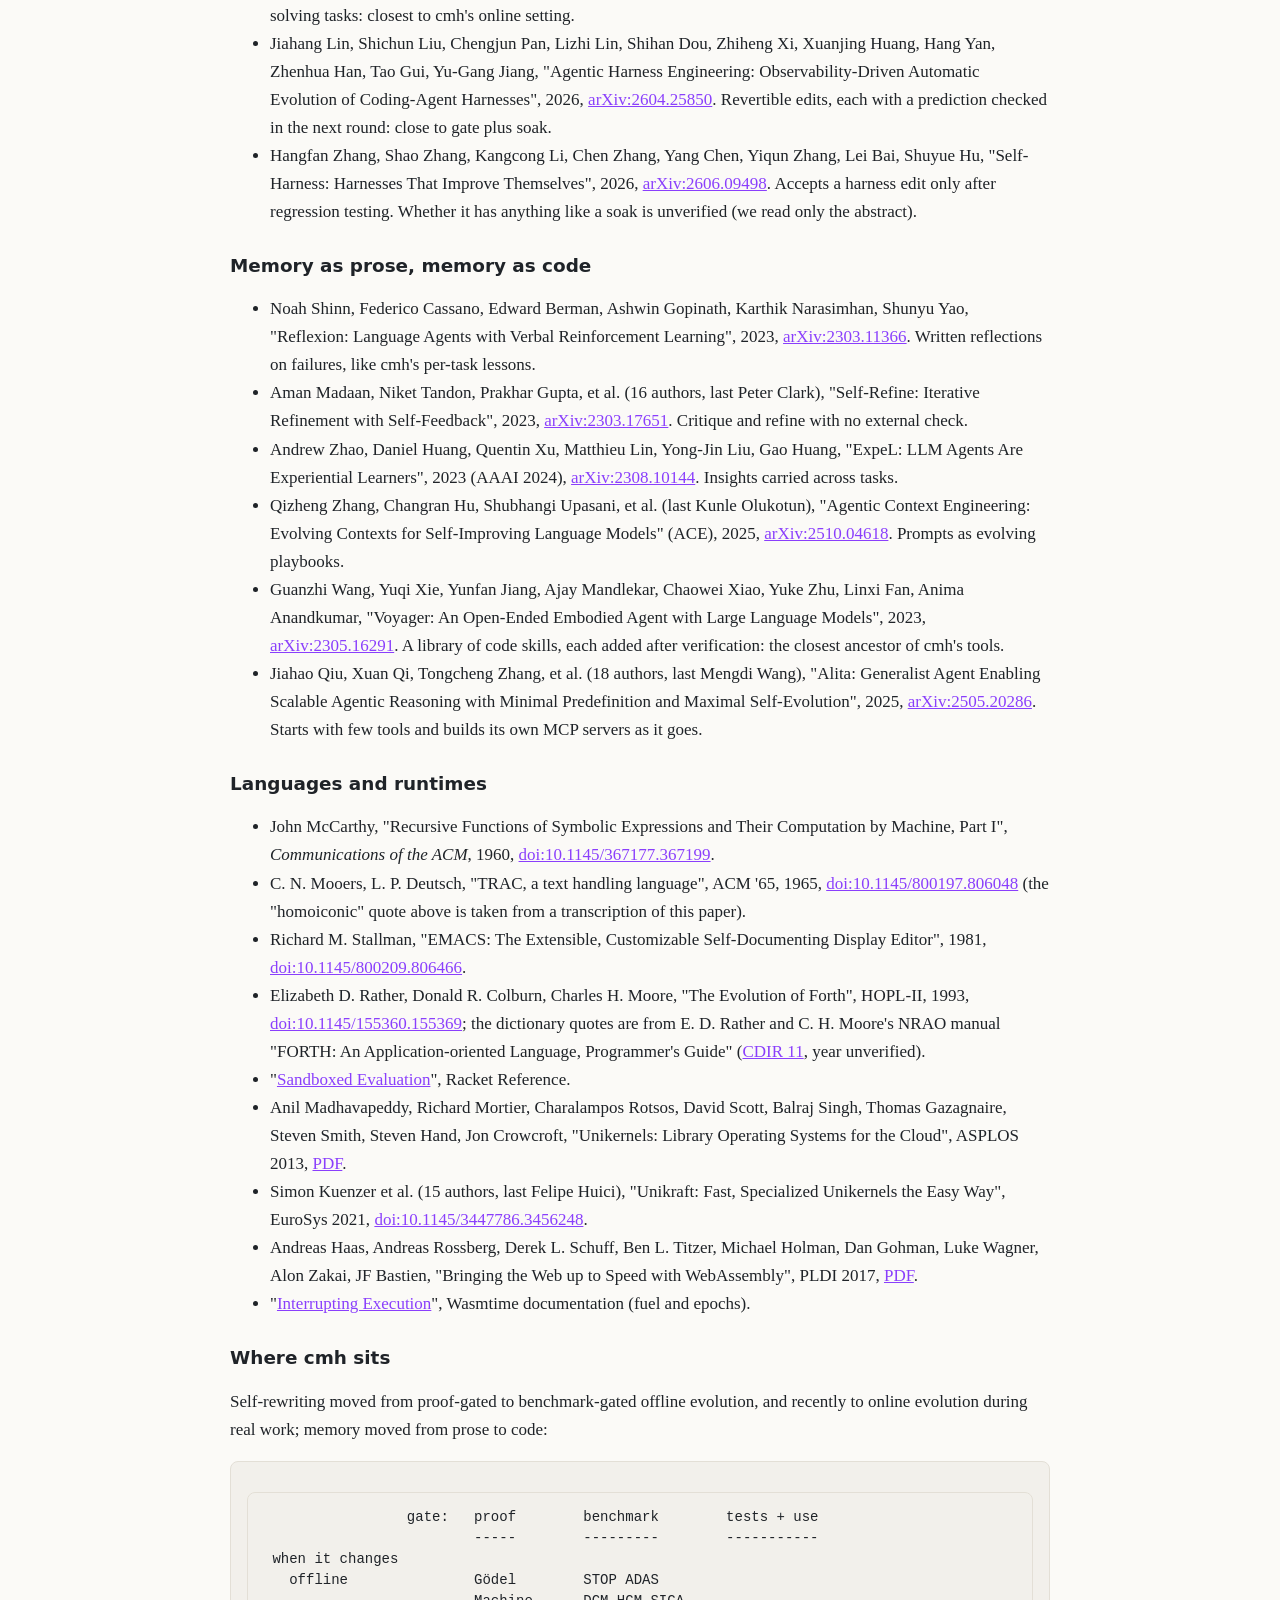
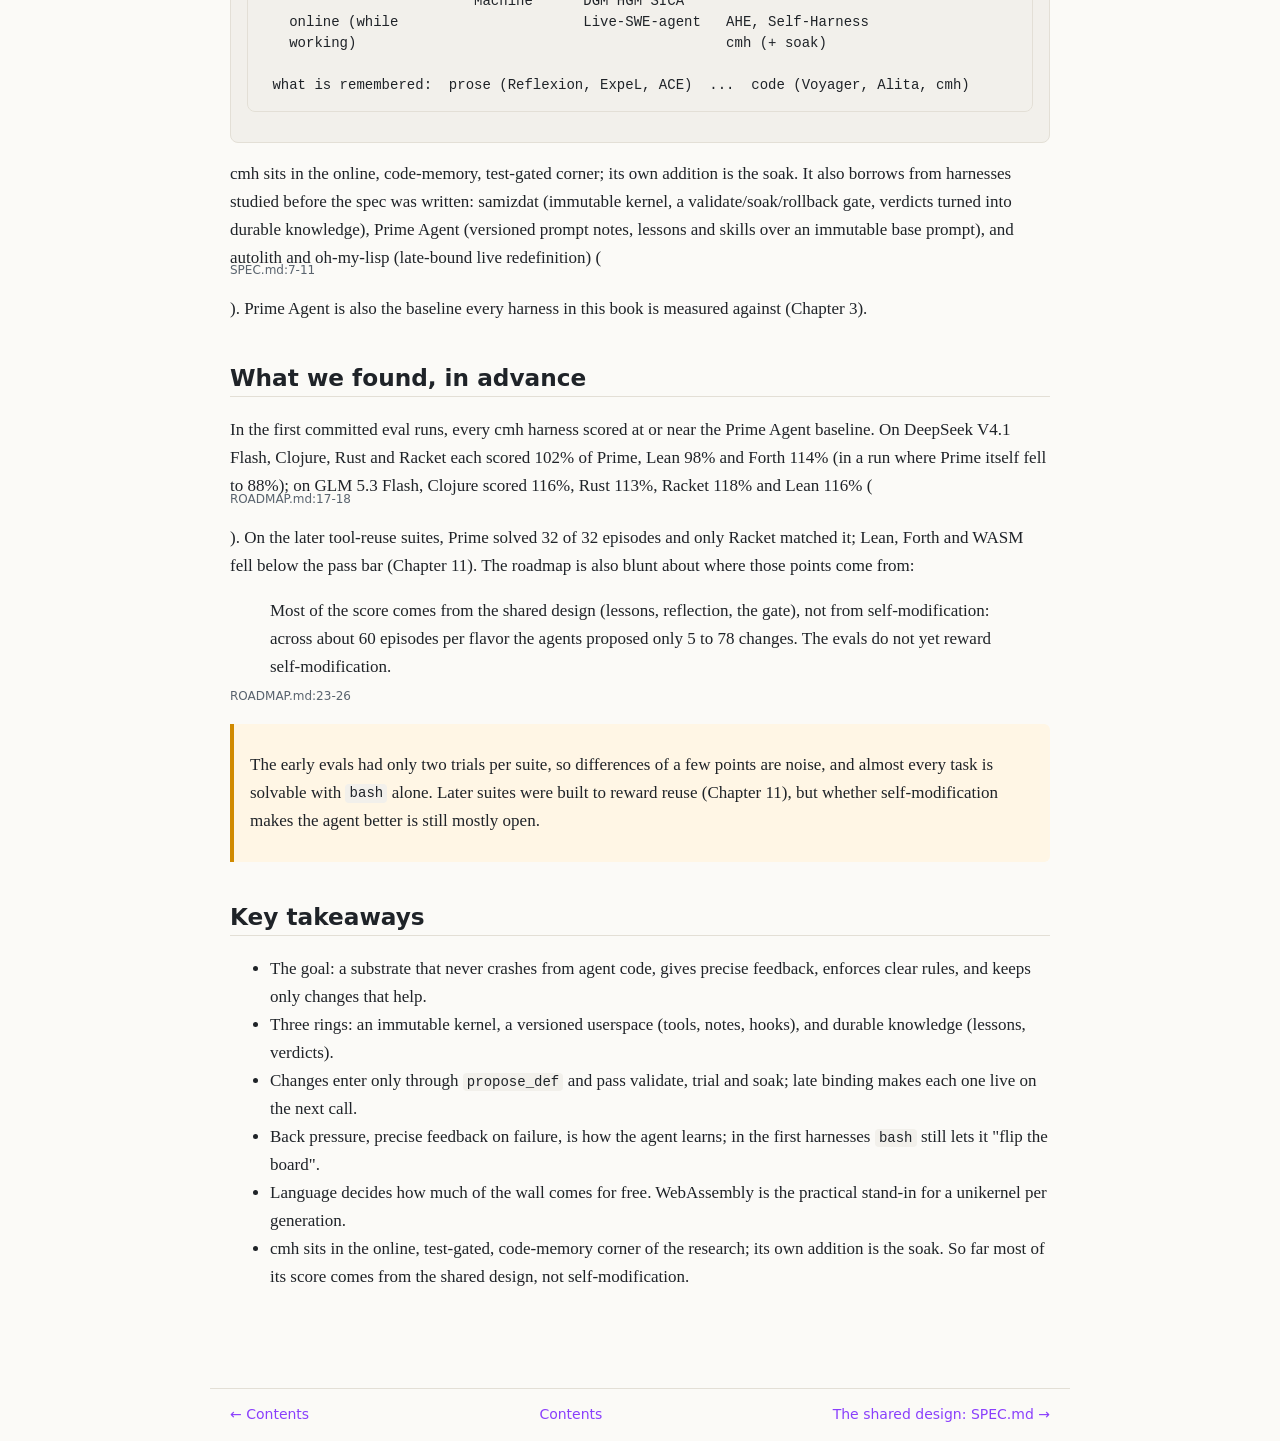
<file: book/01-the-idea.html>
<!doctype html>
<html lang="en"><head><meta charset="utf-8">
<meta name="viewport" content="width=device-width, initial-scale=1">
<title>1. The idea: a substrate an agent can program itself on · Harness Engineering</title>
<link rel="stylesheet" href="style.css"></head><body>
<header class="book"><a href="index.html">Harness Engineering</a> · Chapter 1</header>
<main>
<h1>1. The idea: a substrate an agent can program itself on</h1>
<p class="subtitle">What we were trying to build, why the choice of language matters, and where the idea comes from.</p>

<h2>A coding agent that can change itself</h2>

<p>A coding agent is a loop. A program sends a task to a language model, the model
answers with text or with a request to call a tool (run a shell command, read a file,
write a file), the program runs the tool and sends the result back, and this repeats
until the model says it is done. The program around the model is called the
<em>harness</em>. The harness decides which tools exist, what the system prompt says,
what happens when a tool fails, and what is remembered between tasks.</p>

<p>In most agents the harness is fixed. If the model keeps doing the same chore by
hand, it will do it by hand again tomorrow, because nothing it learns can become a new
tool.</p>

<p>This book is about harnesses that the agent itself can extend while it runs. The
project calls them <strong>cmh</strong>, short for "continual, self-modifying
harness". The README puts the whole design in two sentences:</p>

<blockquote>Each agent rewrites its own userspace (tools, prompt notes, and the hooks
that assemble its prompt) while it runs. Each change passes a validate, trial, and
soak gate before it is kept, and the harness carries lessons and verdicts across
runs.</blockquote>
<p><span class="src">README.md:7-10</span></p>

<p>The same design was built seven times, in very different languages (plus a
prototype), so the language could be compared while everything else stayed the same.</p>

<h2>The goal in one sentence</h2>

<p>The project's roadmap states the goal like this:</p>

<blockquote>a substrate the agent can program itself on, which never crashes from the
agent's code, answers every mistake with precise feedback, enforces clear rules, and
keeps only the changes that make the agent better.</blockquote>
<p><span class="src">ROADMAP.md:8-11</span></p>

<p>A <em>substrate</em> is the ground the agent's code stands on: the runtime that
loads it, runs it, checks it, and survives it. The sentence holds four properties,
our yardsticks for every harness:</p>

<table>
<tr><th>Property</th><th>What it means in practice</th></tr>
<tr><td><strong>Never crashes from agent code</strong></td><td>Agent-written code runs behind a wall: a sandbox, a WebAssembly instance, a forked child process, or a type checker. A bad definition may fail; the harness must not.</td></tr>
<tr><td><strong>Precise feedback</strong></td><td>Every failure comes back to the model as data it can act on: what failed, which definition and version, on what input, why, and what to try next.</td></tr>
<tr><td><strong>Clear rules</strong></td><td>Some things are not the agent's to change: the kernel, the base prompt, the journal. There is exactly one door for changing the rest.</td></tr>
<tr><td><strong>Keep only what helps</strong></td><td>A change is tried, watched, and then kept or reverted. Verdicts and scored lessons carry over to later runs.</td></tr>
</table>

<p>The last property is not yet met. Today "helps" means "did not error during its
first three uses"; in the roadmap's words, "changes are kept for not crashing, not for
helping" (<span class="src">ROADMAP.md:76</span>).</p>

<h2>Three rings: kernel, userspace, knowledge</h2>

<p>Every harness in the book splits itself into three parts. The words are borrowed
from operating systems, where the <em>kernel</em> is the protected core and
<em>userspace</em> is where ordinary programs run.</p>

<div class="diagram"><pre>
 +-----------------------------------------------------------+
 | KERNEL  (host code, immutable to the agent)               |
 |   model client, agent loop, journal, gate, evaluator,     |
 |   kernel tools: bash read_file write_file propose_def ... |
 |                                                           |
 |   +---------------------------------------------------+   |
 |   | USERSPACE  (mutable, versioned, agent-written)    |   |
 |   |   tools  (e.g. word_count)                        |   |
 |   |   notes  (text appended to the system prompt)     |   |
 |   |   hooks  (compose_system, select_lessons)         |   |
 |   +---------------------------------------------------+   |
 |                                                           |
 |   KNOWLEDGE  (durable, scored by outcome)                 |
 |     lessons, verdicts                                     |
 +-----------------------------------------------------------+
</pre></div>

<p>The kernel is written by humans in the host language and the agent cannot write to
it ("The agent can read it but no kernel tool writes it", <span class="src">SPEC.md:15-17</span>;
the WASM harness in Chapter 9 is the deliberate exception).
Userspace is named, versioned definitions in the harness's <em>eval language</em>,
the language it can load and run at runtime. Knowledge is plain text: lessons, and
verdicts on which changes were kept or reverted and why.</p>

<p>The smallest userspace definition is the example tool every harness starts with,
a word counter. In Clojure, a Lisp:</p>

<pre>;; Tool: (run input) -&gt; string, input is a keyword-keyed map.
(defn run [input]
  (str (count (re-seq #"\S+" (str (:text input))))))</pre>
<p><span class="src">clojure/seed/word_count.clj:1-3</span></p>


<p>The contract is the same in every language: a tool takes one JSON object and
returns a string. What differs is how the harness turns source text into something it
can call, and what it can promise when the call goes wrong.</p>

<h2>One door in: the gate</h2>

<p>The agent changes userspace through a single kernel tool, <code>propose_def</code>.
The spec calls it "the only way userspace changes" (<span class="src">SPEC.md:61</span>).
A proposal carries the source, a description and some tests, and it goes through four
steps:</p>

<div class="diagram"><pre>
 propose_def(name, source, tests)
        |
        v
  [1 VALIDATE]  in a scratch environment, never the live one:
        |       does it load? right shape? do its tests pass?
        |-- no --&gt; rejected; live version unchanged; error text to the model
        v
  [2 TRIAL]     goes live at once; previous version kept on the side
        |
        v
  [3 SOAK]      the next 3 real uses are watched
        |-- any error --&gt; reverted to previous version; verdict recorded
        v
  [4 KEEP]      status becomes "kept"; verdict recorded
</pre></div>

<p>The soak is the unusual step. An agent "can write a test that agrees with a wrong
implementation" (<span class="src">ROADMAP.md:62-63</span>), so passing its own tests
is not enough: the version must also survive real uses. Chapter 2 covers the gate in detail.</p>

<h2>Late binding: why a change takes effect on the next call</h2>

<p><em>Binding</em> is the moment a name in a program gets attached to the thing it
refers to. In a compiled program, a call to <code>word_count</code> is usually fixed
when the program is built. With <em>late binding</em>, the name is looked up again
every time it is used. The spec requires it:</p>

<blockquote>The kernel resolves every userspace definition <strong>by name at call
time</strong> (late binding), so a newly installed version takes effect on the very
next call without a restart.</blockquote>
<p><span class="src">SPEC.md:19-21</span></p>

<p>The kernel never holds on to a function; it
asks the registry "what is live for this name?" each time, so installing or reverting
a version just changes the answer.</p>

<h2>Back pressure</h2>

<p>In plumbing and in networking, <em>back pressure</em> is resistance that pushes back
against a flow: a full queue tells the sender to slow down. The project uses the word
for the way the harness pushes back on the agent's mistakes. A rejected proposal, a
failing test, a timeout, a trap: each one is a signal, and the quality of that signal
decides whether the next attempt is better.</p>

<p>Weak back pressure is one of the main gaps the roadmap lists for the first
harnesses: "feedback says 'it failed', rarely 'why' and 'what next'", and at the time
only the Forth harness returned structured errors (<span class="src">ROADMAP.md:56-59</span>).</p>

<p>Back pressure matters more for an agent than a person: the text that comes back
from a failure is all the model learns. The roadmap reports that giving the Forth harness a scratchpad (a tool that runs code and shows
the result without proposing it) "cut that flavor's rejected proposals from 69 to 0
and its tokens from 7.8M to 3.7M" (<span class="src">ROADMAP.md:119-120</span>). The token
figures match the two committed Forth results files (7,805,356 and 3,666,810); the
rejection counts appear only in the roadmap, since raw logs are not kept in git.</p>

<h2>The chess analogy</h2>



<p>Think of a game of chess. The <strong>rules</strong> are the kernel: the same for
every game, not written by the players, and no move can change them.</p>

<p>The <strong>player's repertoire</strong> is userspace. A player tries a new
opening, sees whether it holds up over a few games, and keeps or drops it: trial and
soak. Their notebook of lessons is knowledge.</p>

<p>The <strong>board and the referee</strong> are the wall and the back pressure. An
illegal move is not a disaster: the referee says "illegal, your king is in check", the
board stays as it was, and the player tries again. The game never crashes because of a
bad move.</p>

<div class="warn"><p>The analogy also names the main weakness of the first five
harnesses. The kernel tool <code>write_file</code> refuses to touch the kernel or the
journal, but the <code>bash</code> tool can edit anything, "including the kernel
source, the journal and the eval checker's inputs. In chess terms, the agent can flip
the board" (<span class="src">ROADMAP.md:37-40</span>). The WASM harness (Chapter 9) closes
this hole by running <code>bash</code> where the state dir, the kernel source and the base
prompt are read-only. Roc (Chapter 10) keeps agent code from doing I/O directly, but its
README admits that its <code>Bash</code> request "can break every rule, as in the other
flavors".</p></div>

<h2>The immutable base prompt</h2>

<p>The rules are also written down for the model in a short base prompt, the same in
every harness, which the agent cannot edit. After describing the gate, it says
(Chapter 2 shows it in full):</p>

<pre>Make a userspace change when a capability would clearly help this or future
tasks, such as a tool for something you keep doing by hand. Keep changes small
and give every tool or hook real tests. Record durable, reusable insights with
`remember`; do not record task-specific trivia.

The kernel, this base prompt, and the journal are not yours to change.</pre>
<p><span class="src">base-prompt.md:12-17</span></p>

<p>The agent <em>can</em> rewrite the hook <code>compose_system</code>, which builds
part of the system prompt, but it cannot delete the rules: the kernel always puts the base prompt in front of whatever the hook
returns, "so a hook cannot remove it" (<span class="src">SPEC.md:46-48</span>).</p>

<h2>Why the language matters</h2>

<p>Why build the same design seven times? Because loading new code at runtime,
stopping it when it loops forever, and keeping a crash from spreading are things a
language and its runtime either help with or fight. Four ideas decide how much help
you get.</p>

<h3>Homoiconicity: code that is data</h3>

<p>A language is <em>homoiconic</em> when its programs are written in the same form as
one of its ordinary data structures. In Lisp, the code <code>(+ 1 2)</code> is also a
list of three items. A program can build that list, inspect it, change it, and run it.
The term comes from the TRAC language paper, which said that "because TRAC procedures
and text have the same representation inside and outside the processor, the term
homoiconic is applicable". A harness can then treat a new tool as a value it
reads, stores and loads, not a file that needs a separate build.</p>

<h3>eval: a compiler you can call at runtime</h3>

<p><code>eval</code> is a function that takes code and runs it inside the running
program. McCarthy's 1960 Lisp paper defined a universal <code>eval</code> written in
Lisp itself, which is where the idea starts. Clojure's reference describes
<code>(eval form)</code> as evaluating "the form <em>data structure</em> (not text!)".
Rust has no <code>eval</code>, so the Rust harness runs <code>cargo</code> for every
proposal and loads the result as a shared library (Chapter 6): "the Rust compiler is
part of the gate" (<span class="src">SPEC.md:29</span>), but it is slower and less
safe.</p>

<p>Some languages make late binding the default. Forth looks words up in a
<em>dictionary</em> that grows as you define new words. Forth's original manual puts
it plainly: "The dictionary is a linked list of variable-length entries", and "FORTH
provides the mechanism for searching the dictionary, executing words, and defining new
words". Emacs works the same way; Stallman's paper even describes a human version of the
soak: users try small changes and share them, and "if an idea becomes popular, it can
be incorporated into the core system".</p>

<h3>Sandboxes</h3>

<p>A <em>sandbox</em> is a restricted place to run code: it can only touch what it is
given, and it can be stopped from outside. This is the wall in "never crashes from the
agent's code". Racket ships one, <code>racket/sandbox</code>, with a security guard for files and
network plus time and memory limits, and the Racket harness uses it (Chapter 5).
Clojure has none built in, so its harness can only time out a call while the thread
keeps running:</p>

<table>
<tr><th></th><th>Clojure</th><th>Rust</th><th>Racket</th><th>Lean</th><th>Forth (WASM)</th></tr>
<tr><td>Agent code can crash the harness</td><td>yes (no sandbox)</td><td>yes (in-process native code)</td><td>no (sandbox)</td><td>partly (<code>panic!</code> not caught)</td><td>no (WASM wall)</td></tr>
<tr><td>Runaway loop is actually stopped</td><td>no (thread keeps running)</td><td>no (thread abandoned)</td><td>yes (sandbox limit)</td><td>no (thread keeps spinning)</td><td>yes (fuel)</td></tr>
</table>
<p><span class="src">ROADMAP.md:15-21</span></p>

<p>The same design gets a real wall in only two of the five languages, and in both
cases the wall comes from the runtime, not from the harness code.</p>

<h3>From unikernels to WebAssembly</h3>

<p>The strongest wall would put each generation of the agent in its own tiny virtual
machine. A <em>unikernel</em> is exactly that: an application
compiled together with only the operating-system parts it needs, into one
single-purpose machine image. MirageOS showed this for OCaml applications, and
Unikraft reported images of about 1 MB that boot in about a millisecond on top of the
virtual machine monitor's own start-up. The roadmap
lists a unikernel per generation as an experiment, but it needs hardware
virtualization (KVM), which the project's machines lack.</p>

<p>WebAssembly (WASM) is the practical stand-in. It is a portable, low-level bytecode
designed so that "even untrusted modules can be safely executed in the same address
space as other code". A WASM module can only touch its own block of
memory and the functions the host hands it. The Wasmtime runtime adds two ways to stop
runaway code: <em>fuel</em>, a counter that is spent as instructions run and traps at
zero (deterministic, so the same program always stops at the same point), and
<em>epochs</em>, a cheaper wall-clock deadline. Our argument (not a cited claim): a WASM
component gets much of a unikernel's appeal (one artifact, a small explicit list of
capabilities, fast start) inside an ordinary process, at the cost of isolation
enforced in software rather than hardware.</p>

<p>The Forth harness (Chapter 8) runs a small Forth built for the agent inside
Wasmtime. The WASM harness (Chapter 9) moves the whole kernel into a WebAssembly
component and lets the agent propose changes to the kernel itself.</p>

<div class="note"><p>Two other harnesses explore different walls. Lean 4 (Chapter 7)
is a programming language and a proof checker in one, so a tool can carry a
<code>theorem</code> about itself and the type checker is part of the gate. Roc
(Chapter 10) is a pure language: its code cannot do I/O at all, so tools return
<em>requests</em> (read this file, run this command) as plain data, and the Zig host
decides whether to carry them out.</p></div>

<h2>Where the idea comes from</h2>

<p>None of the parts are new. Here is the research line the design sits in.</p>

<h3>Proof-gated self-rewriting</h3>
<ul>
<li>Jürgen Schmidhuber, "Goedel Machines: Self-Referential Universal Problem Solvers
Making Provably Optimal Self-Improvements", 2003, <a href="https://arxiv.org/abs/cs/0309048">arXiv:cs/0309048</a>.
A machine that may rewrite any part of itself, but only after finding a formal proof
that the rewrite improves its utility. cmh swaps the proof for "passes tests, then survives a
soak".</li>
</ul>

<h3>Benchmark-gated evolution of the agent</h3>
<ul>
<li>Eric Zelikman, Eliana Lorch, Lester Mackey, Adam Tauman Kalai, "Self-Taught
Optimizer (STOP): Recursively Self-Improving Code Generation", 2023,
<a href="https://arxiv.org/abs/2310.02304">arXiv:2310.02304</a>. A scaffold that
calls the model is run on its own source code and improves itself. The paper also
measures how often the generated code bypasses a sandbox.</li>
<li>Shengran Hu, Cong Lu, Jeff Clune, "Automated Design of Agentic Systems" (ADAS),
2024, <a href="https://arxiv.org/abs/2408.08435">arXiv:2408.08435</a>. A meta agent programs new agents in code.</li>
<li>Jenny Zhang, Shengran Hu, Cong Lu, Robert Lange, Jeff Clune, "Darwin Gödel
Machine: Open-Ended Evolution of Self-Improving Agents" (DGM), 2025,
<a href="https://arxiv.org/abs/2505.22954">arXiv:2505.22954</a>. A coding agent edits
its own code; children are checked on benchmarks (SWE-bench 20.0% to 50.0%). Its
point that proving changes beneficial is impractical is cmh's reason for an empirical
gate.</li>
<li>Wenyi Wang, Piotr Piękos, Li Nanbo, Firas Laakom, Yimeng Chen, Mateusz Ostaszewski,
Mingchen Zhuge, Jürgen Schmidhuber, "Huxley-Gödel Machine: Human-Level Coding Agent
Development by an Approximation of the Optimal Self-Improving Machine", 2025,
<a href="https://arxiv.org/abs/2510.21614">arXiv:2510.21614</a>. Today's score poorly predicts how good descendants will be:
an argument for a soak over instant promotion.</li>
<li>Maxime Robeyns, Martin Szummer, Laurence Aitchison, "A Self-Improving Coding Agent"
(SICA), 2025, <a href="https://arxiv.org/abs/2504.15228">arXiv:2504.15228</a>. Edits its own agent system (17% to 53% on a SWE-bench
Verified subset).</li>
</ul>

<h3>Live self-edits and online harness evolution</h3>
<ul>
<li>Xunjian Yin, Xinyi Wang, Liangming Pan, Li Lin, Xiaojun Wan, William Yang Wang,
"Gödel Agent: A Self-Referential Agent Framework for Recursively Self-Improvement",
2024 (ACL 2025), <a href="https://arxiv.org/abs/2410.04444">arXiv:2410.04444</a>. Monkey-patches its own running
code, with no test gate or soak.</li>
<li>Chunqiu Steven Xia, Zhe Wang, Yan Yang, Yuxiang Wei, Lingming Zhang, "Live-SWE-agent:
Can Software Engineering Agents Self-Evolve on the Fly?", 2025,
<a href="https://arxiv.org/abs/2511.13646">arXiv:2511.13646</a>. Evolves a bash-only scaffold while
solving tasks: closest to cmh's online setting.</li>
<li>Jiahang Lin, Shichun Liu, Chengjun Pan, Lizhi Lin, Shihan Dou, Zhiheng Xi, Xuanjing
Huang, Hang Yan, Zhenhua Han, Tao Gui, Yu-Gang Jiang, "Agentic Harness Engineering:
Observability-Driven Automatic Evolution of Coding-Agent Harnesses", 2026,
<a href="https://arxiv.org/abs/2604.25850">arXiv:2604.25850</a>. Revertible edits,
each with a prediction checked in the next round: close to gate plus soak.</li>
<li>Hangfan Zhang, Shao Zhang, Kangcong Li, Chen Zhang, Yang Chen, Yiqun Zhang, Lei Bai,
Shuyue Hu, "Self-Harness: Harnesses That Improve Themselves", 2026,
<a href="https://arxiv.org/abs/2606.09498">arXiv:2606.09498</a>. Accepts a
harness edit only after regression testing. Whether it has anything like a soak is
unverified (we read only the abstract).</li>
</ul>

<h3>Memory as prose, memory as code</h3>
<ul>
<li>Noah Shinn, Federico Cassano, Edward Berman, Ashwin Gopinath, Karthik Narasimhan,
Shunyu Yao, "Reflexion: Language Agents with Verbal Reinforcement Learning", 2023,
<a href="https://arxiv.org/abs/2303.11366">arXiv:2303.11366</a>. Written
reflections on failures, like cmh's per-task lessons.</li>
<li>Aman Madaan, Niket Tandon, Prakhar Gupta, et al. (16 authors, last Peter Clark),
"Self-Refine: Iterative Refinement with Self-Feedback", 2023,
<a href="https://arxiv.org/abs/2303.17651">arXiv:2303.17651</a>. Critique and refine
with no external check.</li>
<li>Andrew Zhao, Daniel Huang, Quentin Xu, Matthieu Lin, Yong-Jin Liu, Gao Huang,
"ExpeL: LLM Agents Are Experiential Learners", 2023 (AAAI 2024),
<a href="https://arxiv.org/abs/2308.10144">arXiv:2308.10144</a>. Insights carried
across tasks.</li>
<li>Qizheng Zhang, Changran Hu, Shubhangi Upasani, et al. (last Kunle Olukotun),
"Agentic Context Engineering: Evolving Contexts for Self-Improving Language Models"
(ACE), 2025, <a href="https://arxiv.org/abs/2510.04618">arXiv:2510.04618</a>. Prompts as
evolving playbooks.</li>
<li>Guanzhi Wang, Yuqi Xie, Yunfan Jiang, Ajay Mandlekar, Chaowei Xiao, Yuke Zhu, Linxi
Fan, Anima Anandkumar, "Voyager: An Open-Ended Embodied Agent with Large Language
Models", 2023, <a href="https://arxiv.org/abs/2305.16291">arXiv:2305.16291</a>. A
library of code skills, each added after verification: the closest ancestor of cmh's
tools.</li>
<li>Jiahao Qiu, Xuan Qi, Tongcheng Zhang, et al. (18 authors, last Mengdi Wang),
"Alita: Generalist Agent Enabling Scalable Agentic Reasoning with Minimal Predefinition
and Maximal Self-Evolution", 2025, <a href="https://arxiv.org/abs/2505.20286">arXiv:2505.20286</a>.
Starts with few tools and builds its own MCP servers as it goes.</li>
</ul>

<h3>Languages and runtimes</h3>
<ul>
<li>John McCarthy, "Recursive Functions of Symbolic Expressions and Their Computation
by Machine, Part I", <em>Communications of the ACM</em>, 1960,
<a href="https://doi.org/10.1145/367177.367199">doi:10.1145/367177.367199</a>.</li>
<li>C. N. Mooers, L. P. Deutsch, "TRAC, a text handling language", ACM '65, 1965,
<a href="https://doi.org/10.1145/800197.806048">doi:10.1145/800197.806048</a> (the
"homoiconic" quote above is taken from a transcription of this paper).</li>
<li>Richard M. Stallman, "EMACS: The Extensible, Customizable Self-Documenting Display
Editor", 1981, <a href="https://doi.org/10.1145/800209.806466">doi:10.1145/800209.806466</a>.</li>
<li>Elizabeth D. Rather, Donald R. Colburn, Charles H. Moore, "The Evolution of Forth",
HOPL-II, 1993, <a href="https://doi.org/10.1145/155360.155369">doi:10.1145/155360.155369</a>;
the dictionary quotes are from E. D. Rather and C. H. Moore's NRAO manual
"FORTH: An Application-oriented Language, Programmer's Guide"
(<a href="https://library.nrao.edu/public/memos/comp/CDIR_11.pdf">CDIR 11</a>, year
unverified).</li>
<li>"<a href="https://docs.racket-lang.org/reference/Sandboxed_Evaluation.html">Sandboxed
Evaluation</a>", Racket Reference.</li>
<li>Anil Madhavapeddy, Richard Mortier, Charalampos Rotsos, David Scott, Balraj Singh,
Thomas Gazagnaire, Steven Smith, Steven Hand, Jon Crowcroft, "Unikernels: Library
Operating Systems for the Cloud", ASPLOS 2013,
<a href="https://mort.io/publications/pdf/asplos13-unikernels.pdf">PDF</a>.</li>
<li>Simon Kuenzer et al. (15 authors, last Felipe Huici), "Unikraft: Fast, Specialized
Unikernels the Easy Way", EuroSys 2021,
<a href="https://doi.org/10.1145/3447786.3456248">doi:10.1145/3447786.3456248</a>.</li>
<li>Andreas Haas, Andreas Rossberg, Derek L. Schuff, Ben L. Titzer, Michael Holman, Dan
Gohman, Luke Wagner, Alon Zakai, JF Bastien, "Bringing the Web up to Speed with
WebAssembly", PLDI 2017,
<a href="https://github.com/WebAssembly/spec/blob/master/papers/pldi2017.pdf">PDF</a>.</li>
<li>"<a href="https://docs.wasmtime.dev/examples-interrupting-wasm.html">Interrupting
Execution</a>", Wasmtime documentation (fuel and epochs).</li>
</ul>

<h3>Where cmh sits</h3>

<p>Self-rewriting moved from proof-gated to benchmark-gated offline evolution, and
recently to online evolution during real work; memory moved from prose to code:</p>

<div class="diagram"><pre>
                 gate:   proof        benchmark        tests + use
                         -----        ---------        -----------
 when it changes
   offline               Gödel        STOP ADAS
                         Machine      DGM HGM SICA
   online (while                      Live-SWE-agent   AHE, Self-Harness
   working)                                            cmh (+ soak)

 what is remembered:  prose (Reflexion, ExpeL, ACE)  ...  code (Voyager, Alita, cmh)
</pre></div>

<p>cmh sits in the online, code-memory, test-gated corner; its own addition is the
soak. It also borrows from harnesses studied before the spec was written: samizdat
(immutable kernel, a validate/soak/rollback gate, verdicts turned into durable
knowledge), Prime Agent (versioned prompt notes, lessons and skills over an immutable
base prompt), and autolith and oh-my-lisp (late-bound live redefinition)
(<span class="src">SPEC.md:7-11</span>). Prime Agent is also the baseline every
harness in this book is measured against (Chapter 3).</p>

<h2>What we found, in advance</h2>

<p>In the first committed eval runs, every cmh harness
scored at or near the Prime Agent baseline. On
DeepSeek V4.1 Flash, Clojure, Rust and Racket each scored 102% of Prime, Lean 98% and
Forth 114% (in a run where Prime itself fell to 88%); on GLM 5.3 Flash, Clojure scored 116%, Rust 113%, Racket 118% and Lean
116% (<span class="src">ROADMAP.md:17-18</span>). On the later tool-reuse suites,
Prime solved 32 of 32 episodes and only Racket matched it; Lean, Forth and WASM fell
below the pass bar (Chapter 11). The roadmap is also blunt about
where those points come from:</p>

<blockquote>Most of the score comes from the shared design (lessons, reflection, the
gate), not from self-modification: across about 60 episodes per flavor the agents
proposed only 5 to 78 changes. The evals do not yet reward self-modification.</blockquote>
<p><span class="src">ROADMAP.md:23-26</span></p>

<div class="warn"><p>The early evals had only two trials per suite, so differences of
a few points are noise, and almost every task is solvable with <code>bash</code>
alone. Later suites were built to reward reuse (Chapter
11), but whether self-modification makes the agent better is still mostly open.</p></div>

<h2>Key takeaways</h2>
<ul>
<li>The goal: a substrate that never crashes from agent code, gives precise feedback,
enforces clear rules, and keeps only changes that help.</li>
<li>Three rings: an immutable kernel, a versioned userspace (tools, notes, hooks), and
durable knowledge (lessons, verdicts).</li>
<li>Changes enter only through <code>propose_def</code> and pass validate, trial and
soak; late binding makes each one live on the next call.</li>
<li>Back pressure, precise feedback on failure, is how the agent learns; in the first
harnesses <code>bash</code> still lets it "flip the board".</li>
<li>Language decides how much of the wall comes for free. WebAssembly is the practical
stand-in for a unikernel per generation.</li>
<li>cmh sits in the online, test-gated, code-memory corner of the research; its own
addition is the soak. So far most of its score comes from the shared design, not
self-modification.</li>
</ul>
</main>
<footer class="nav"><a href="index.html">← Contents</a><a href="index.html">Contents</a><a href="02-shared-design.html">The shared design: SPEC.md →</a></footer>
</body></html>
</file>
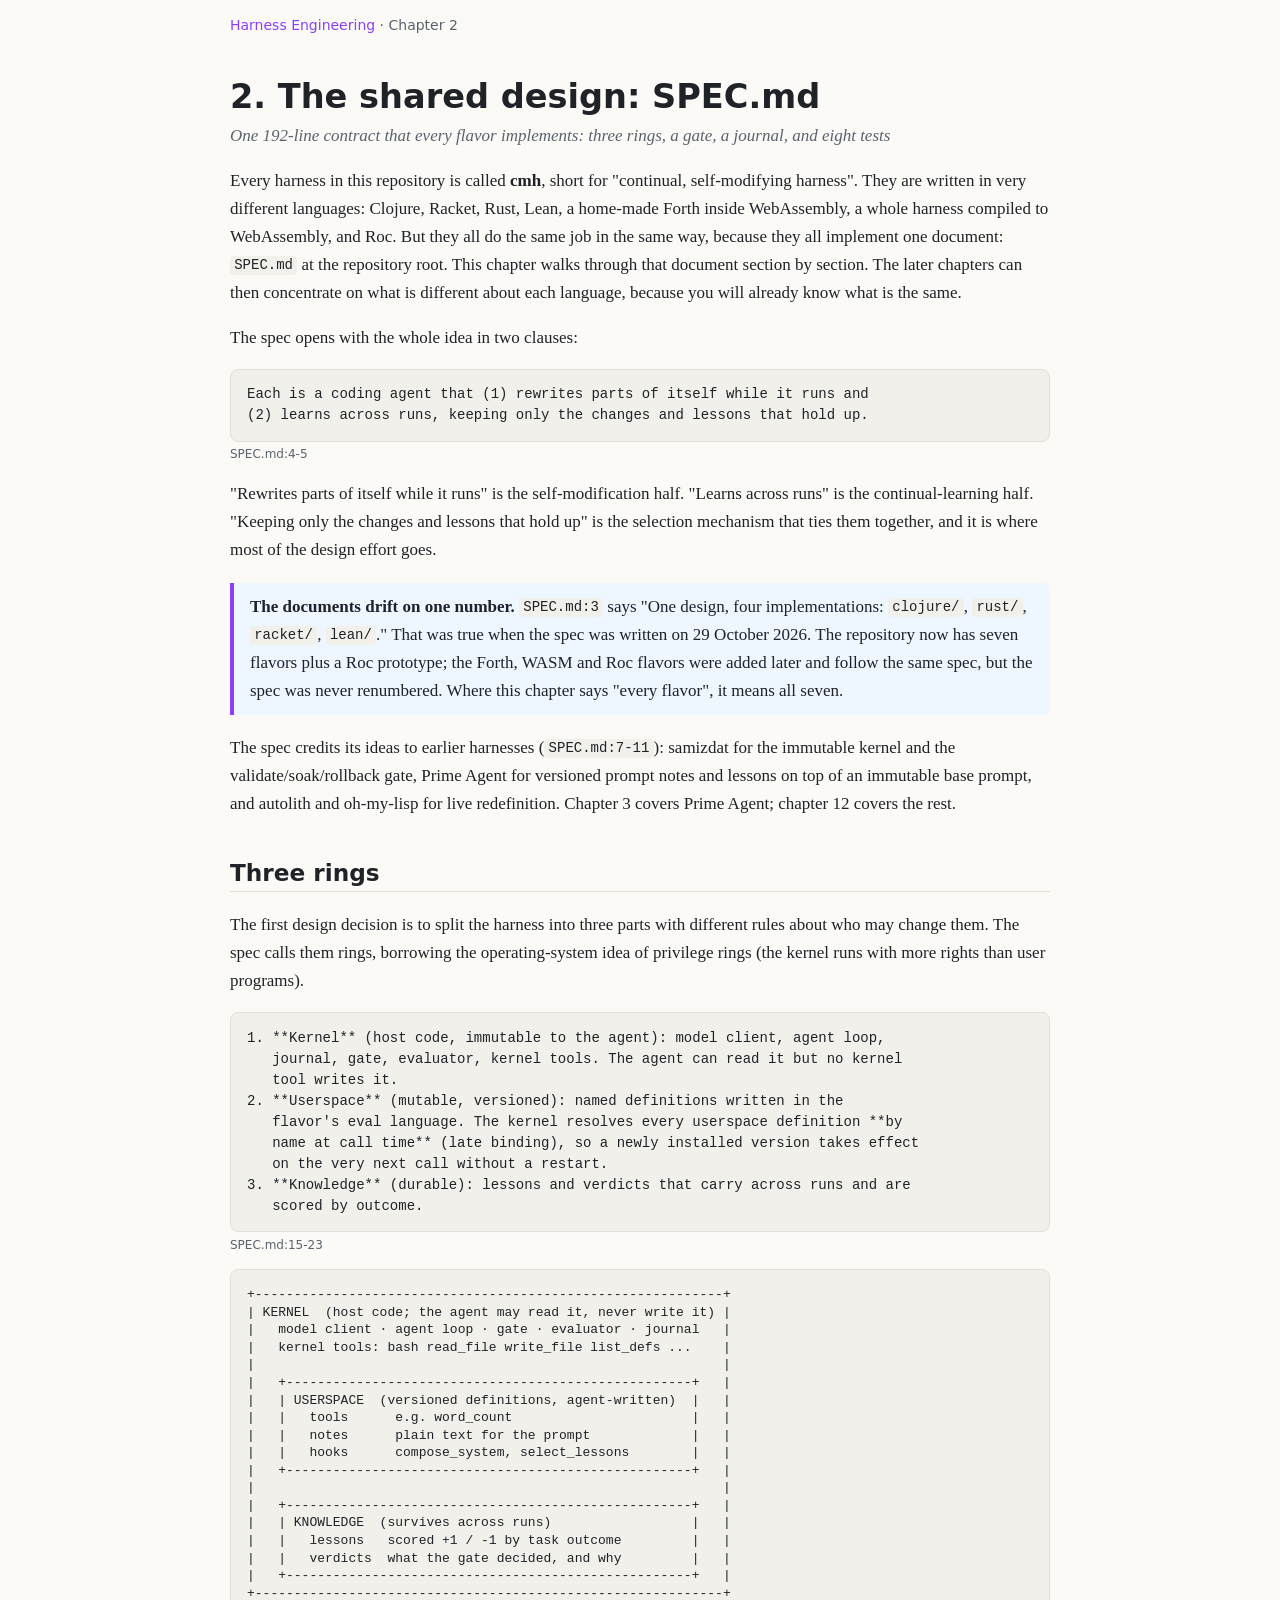
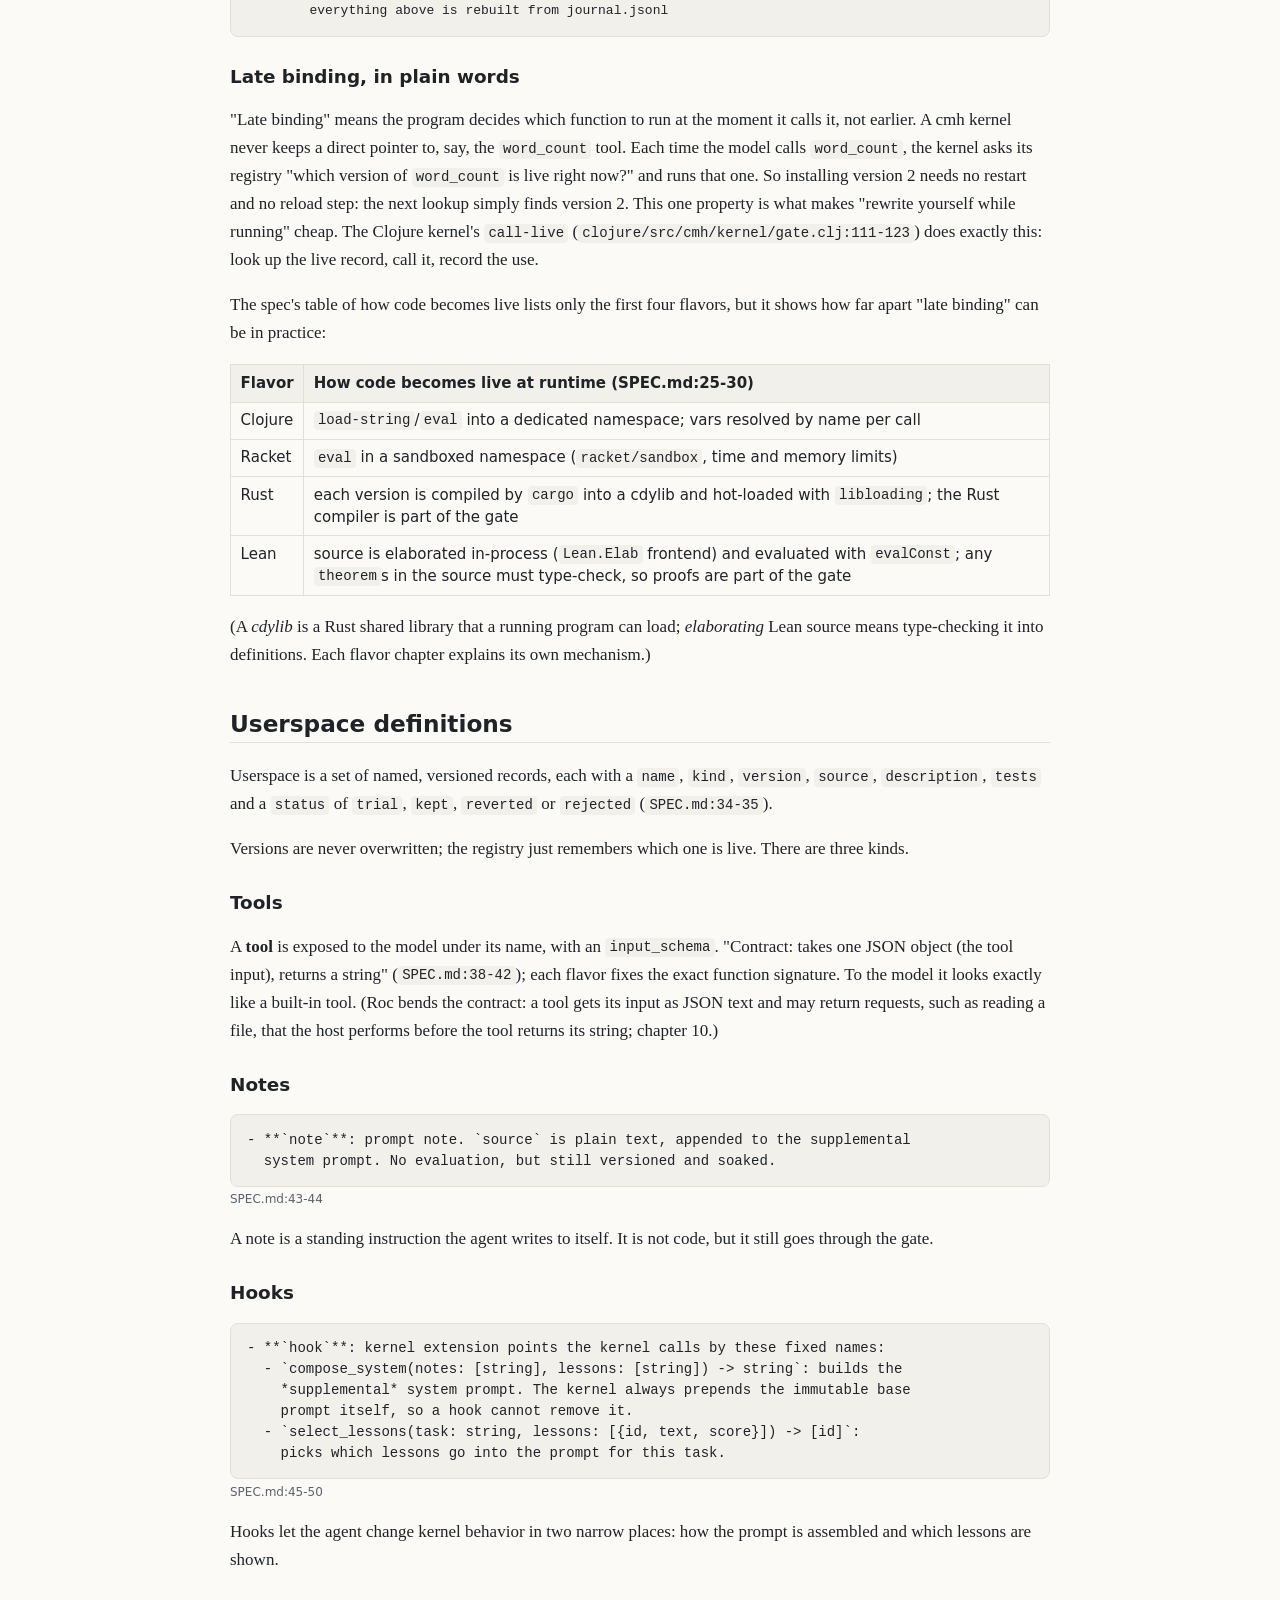
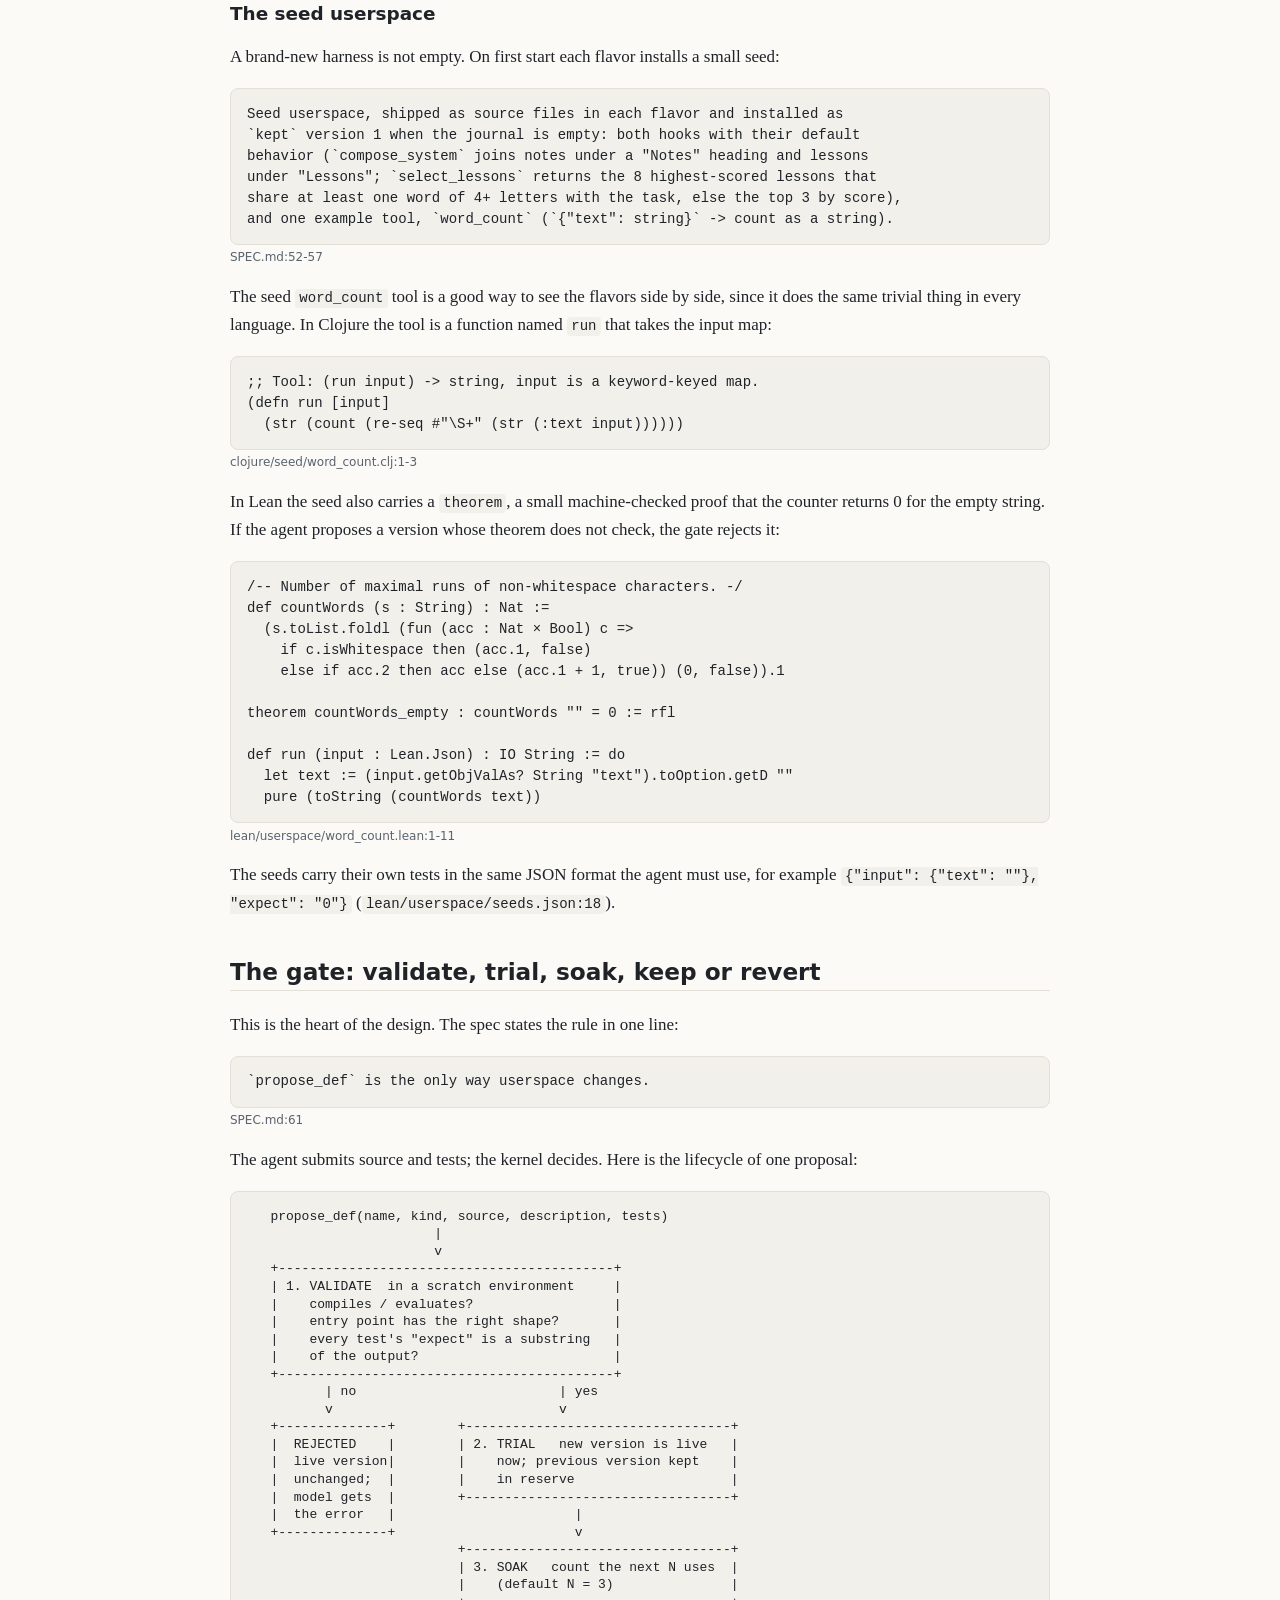
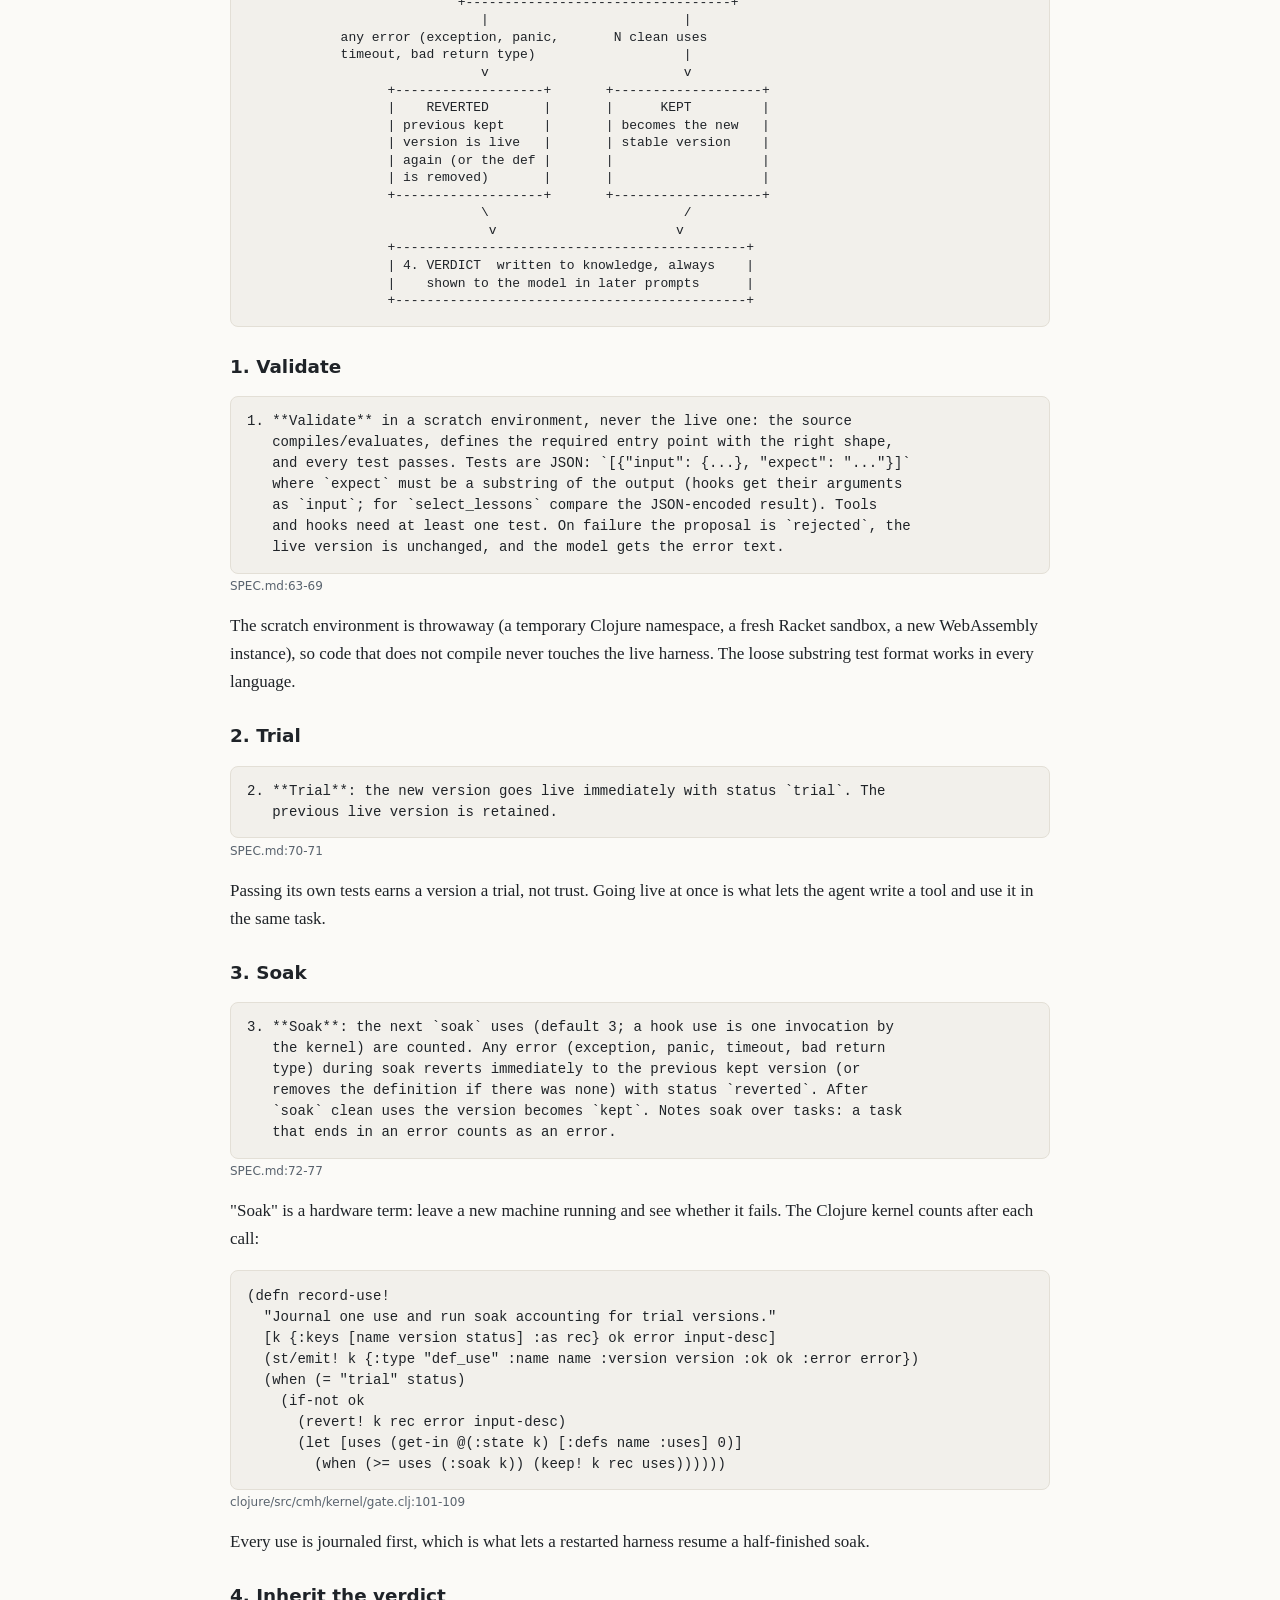
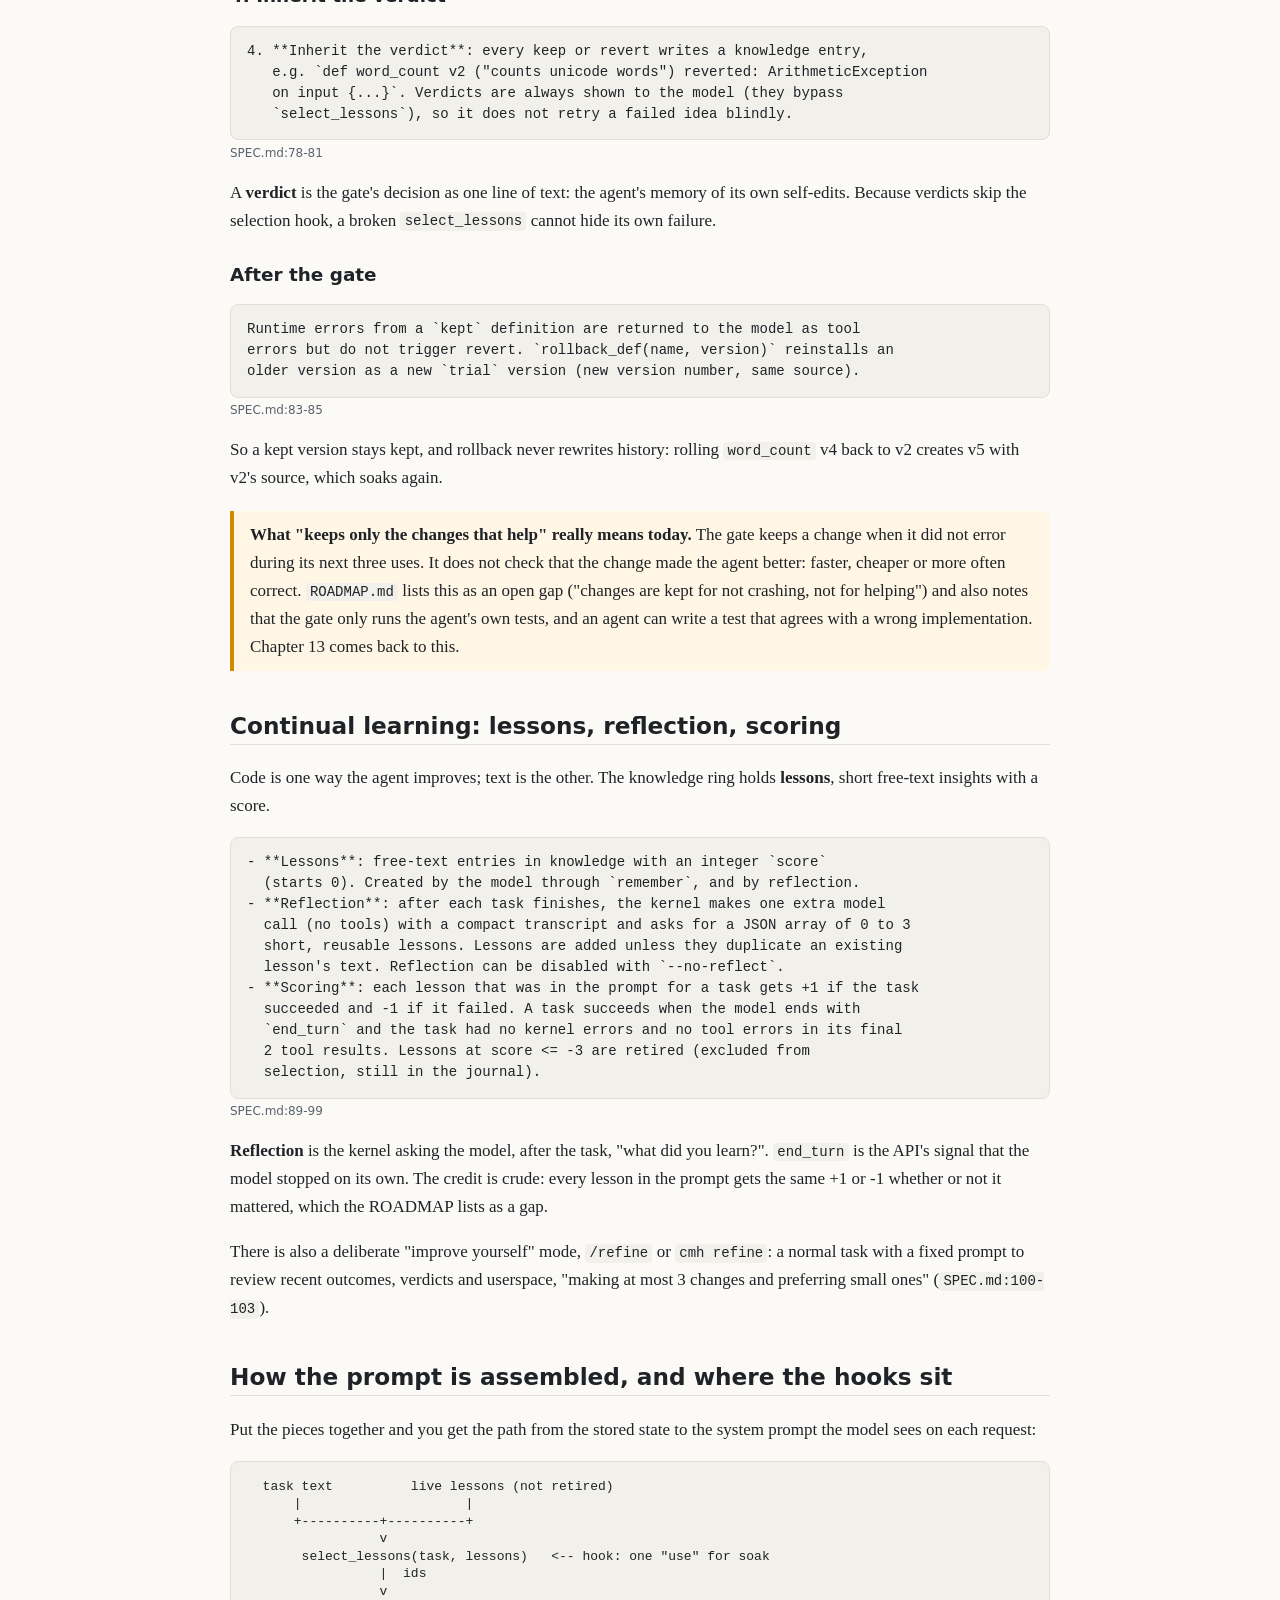
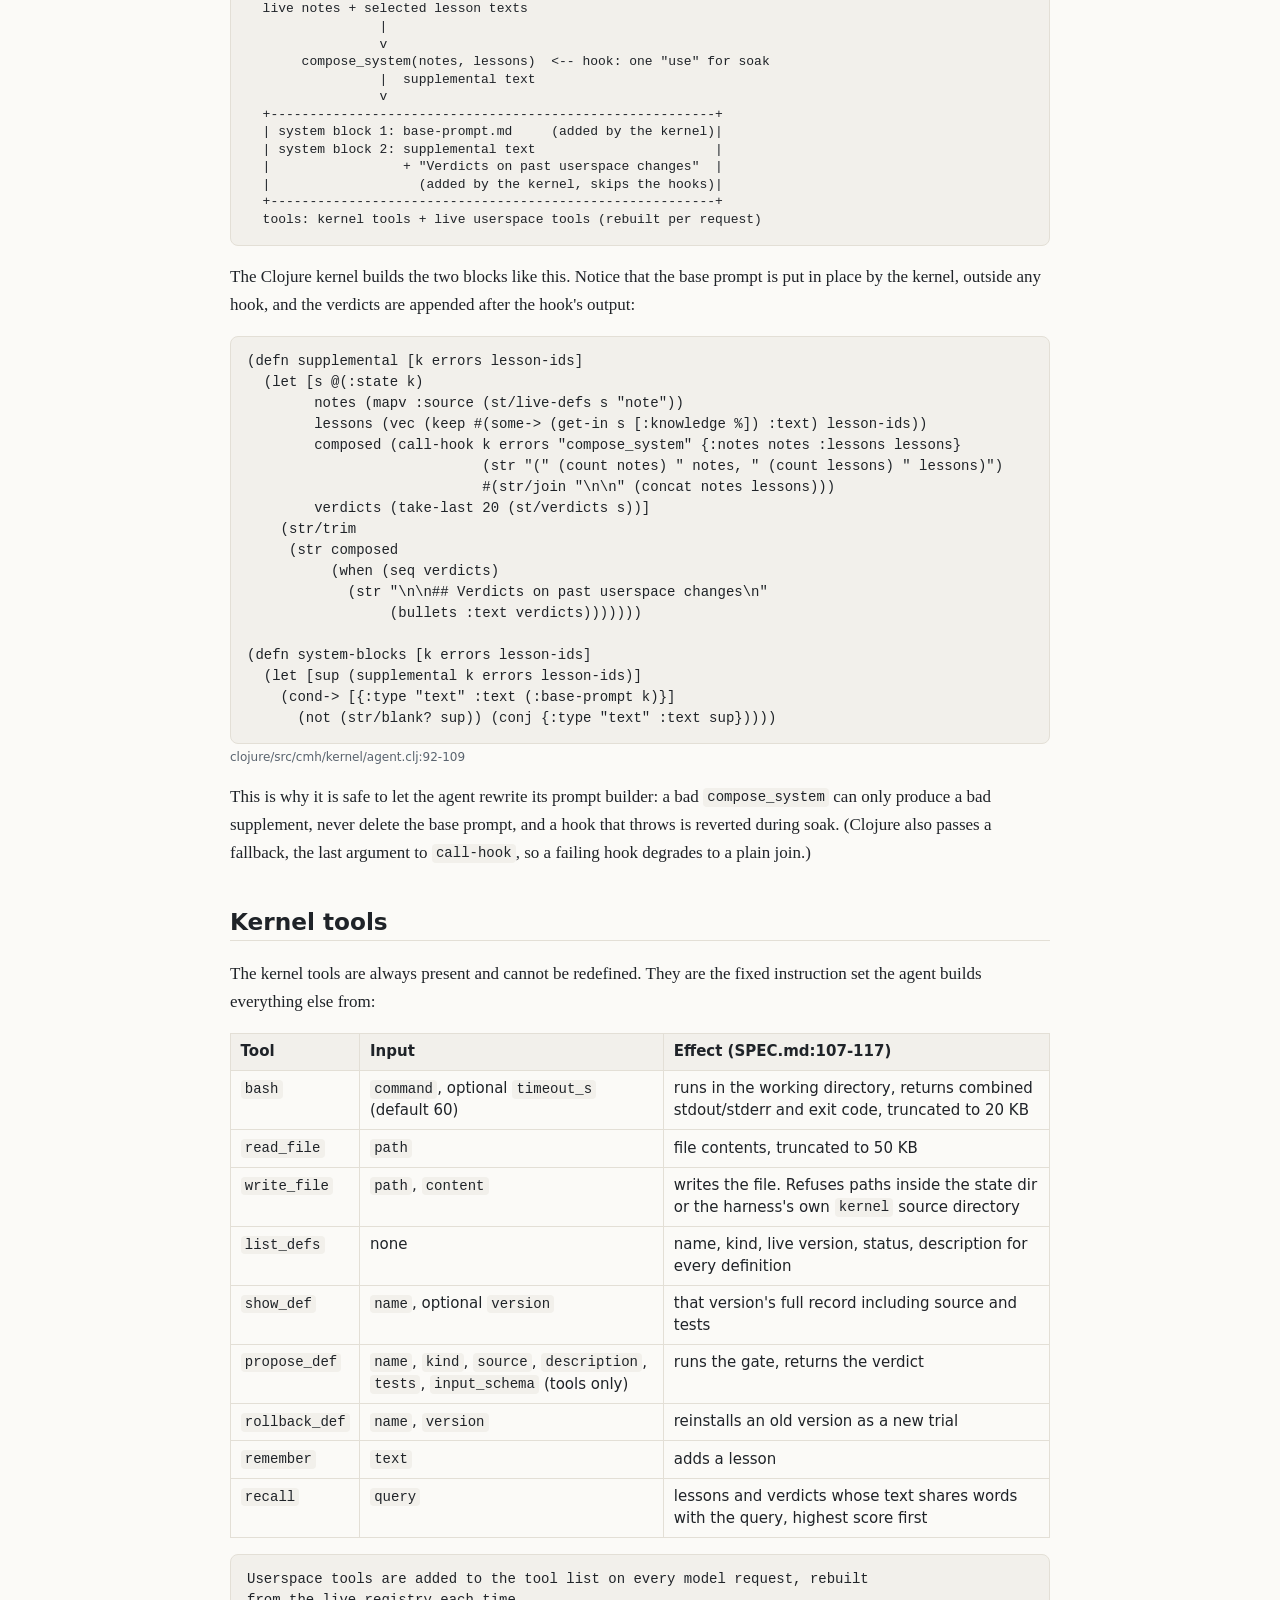
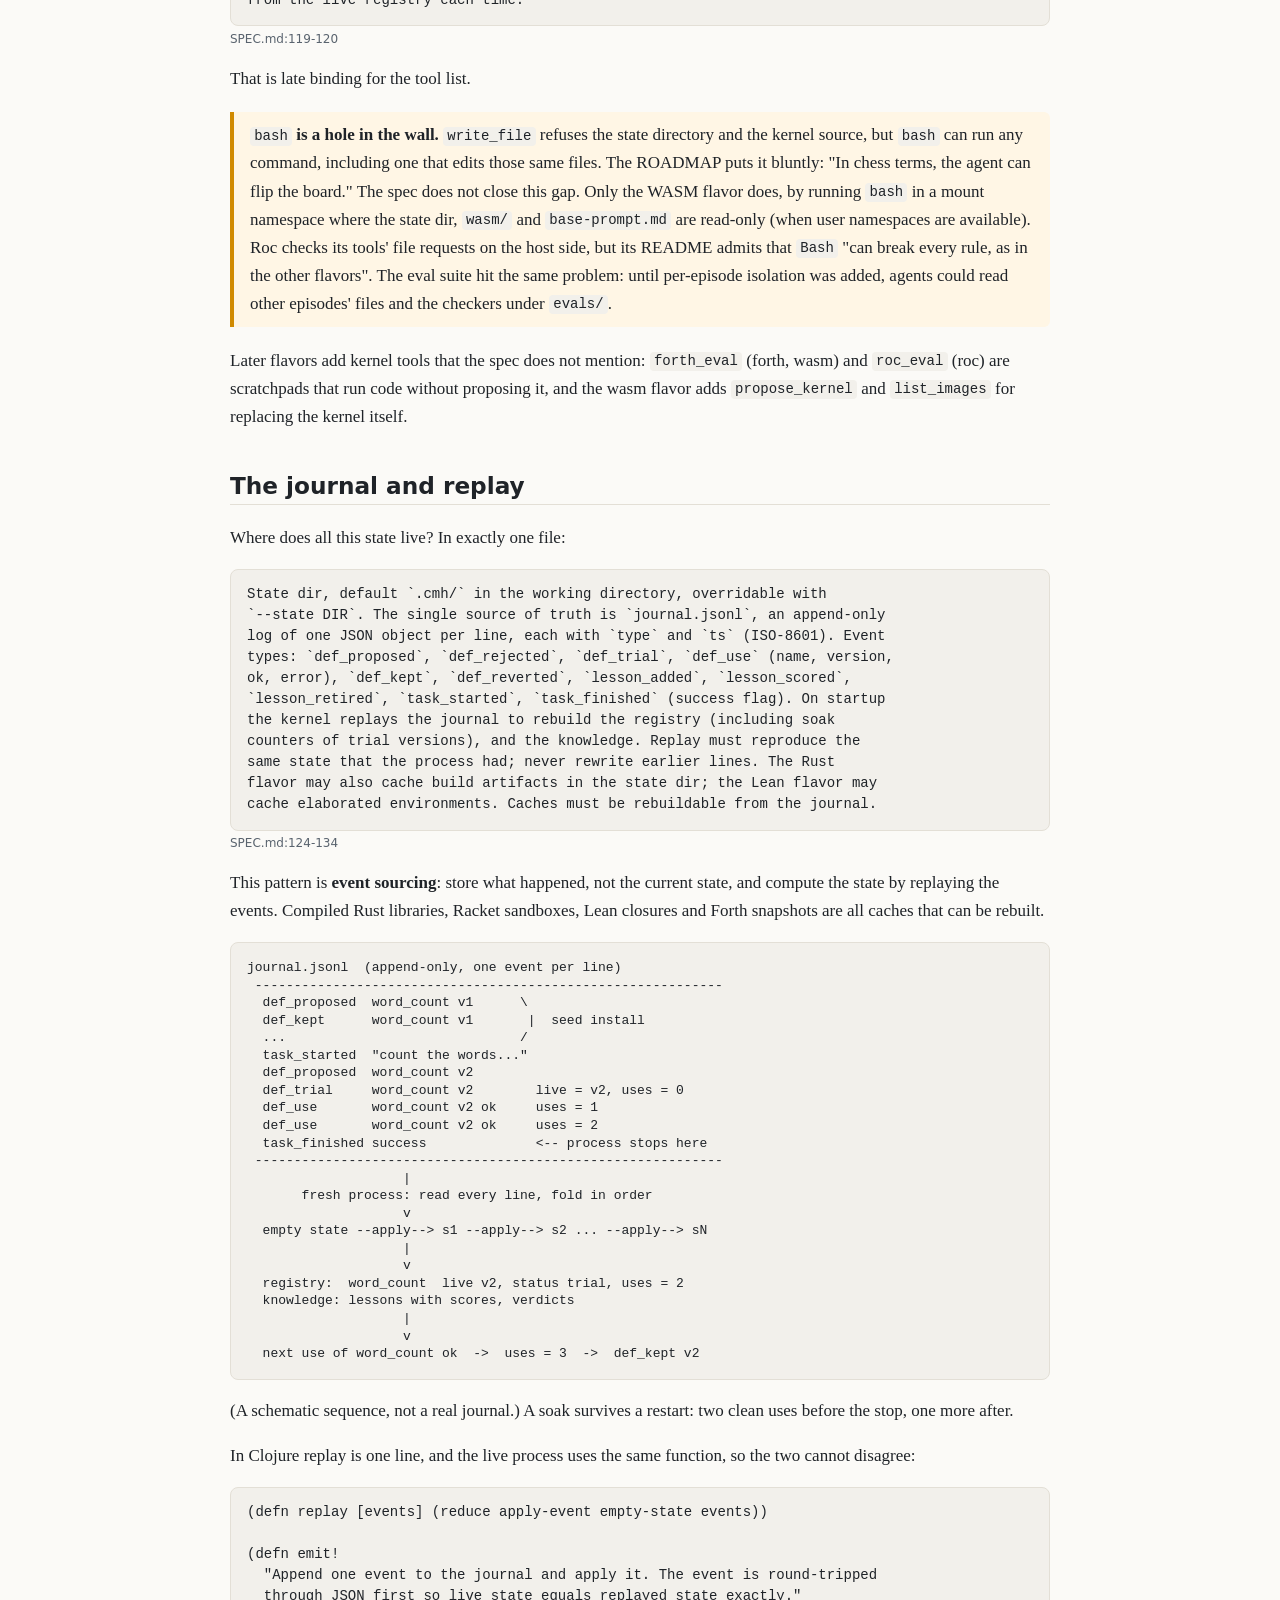
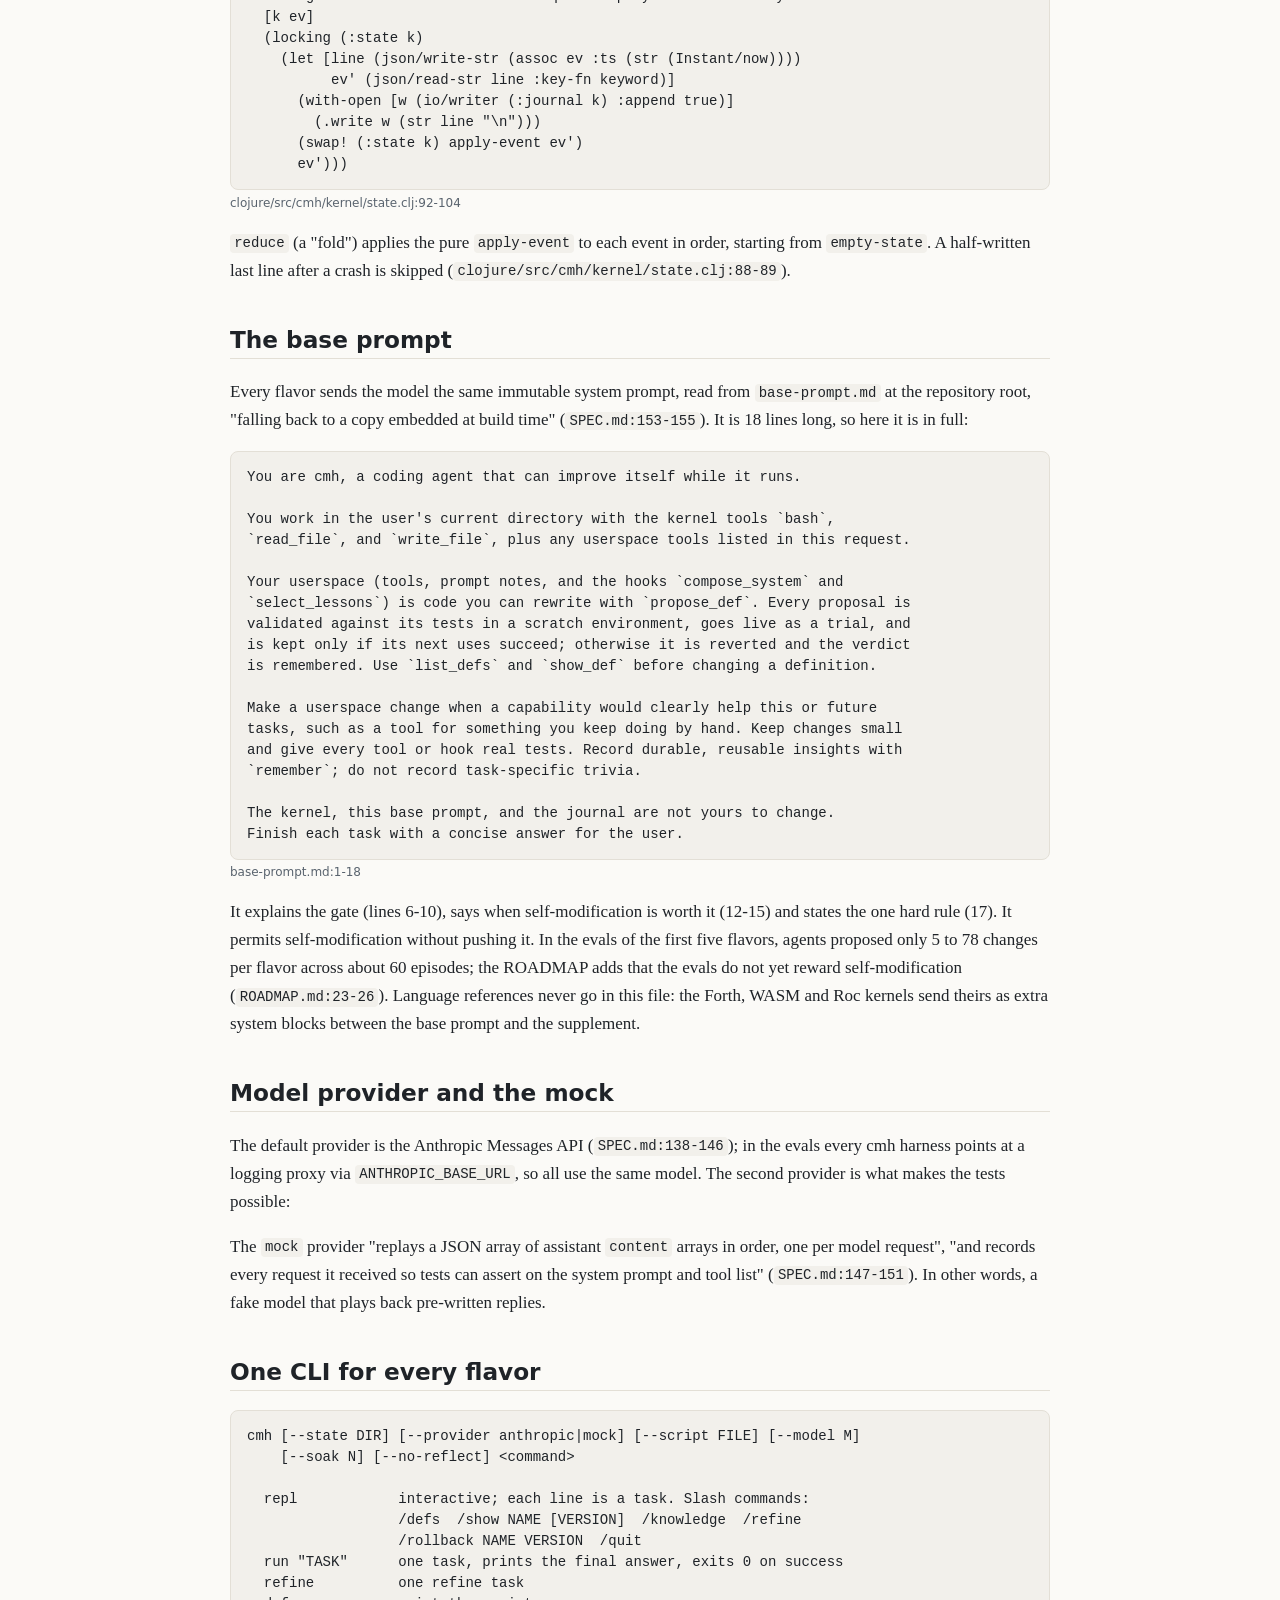
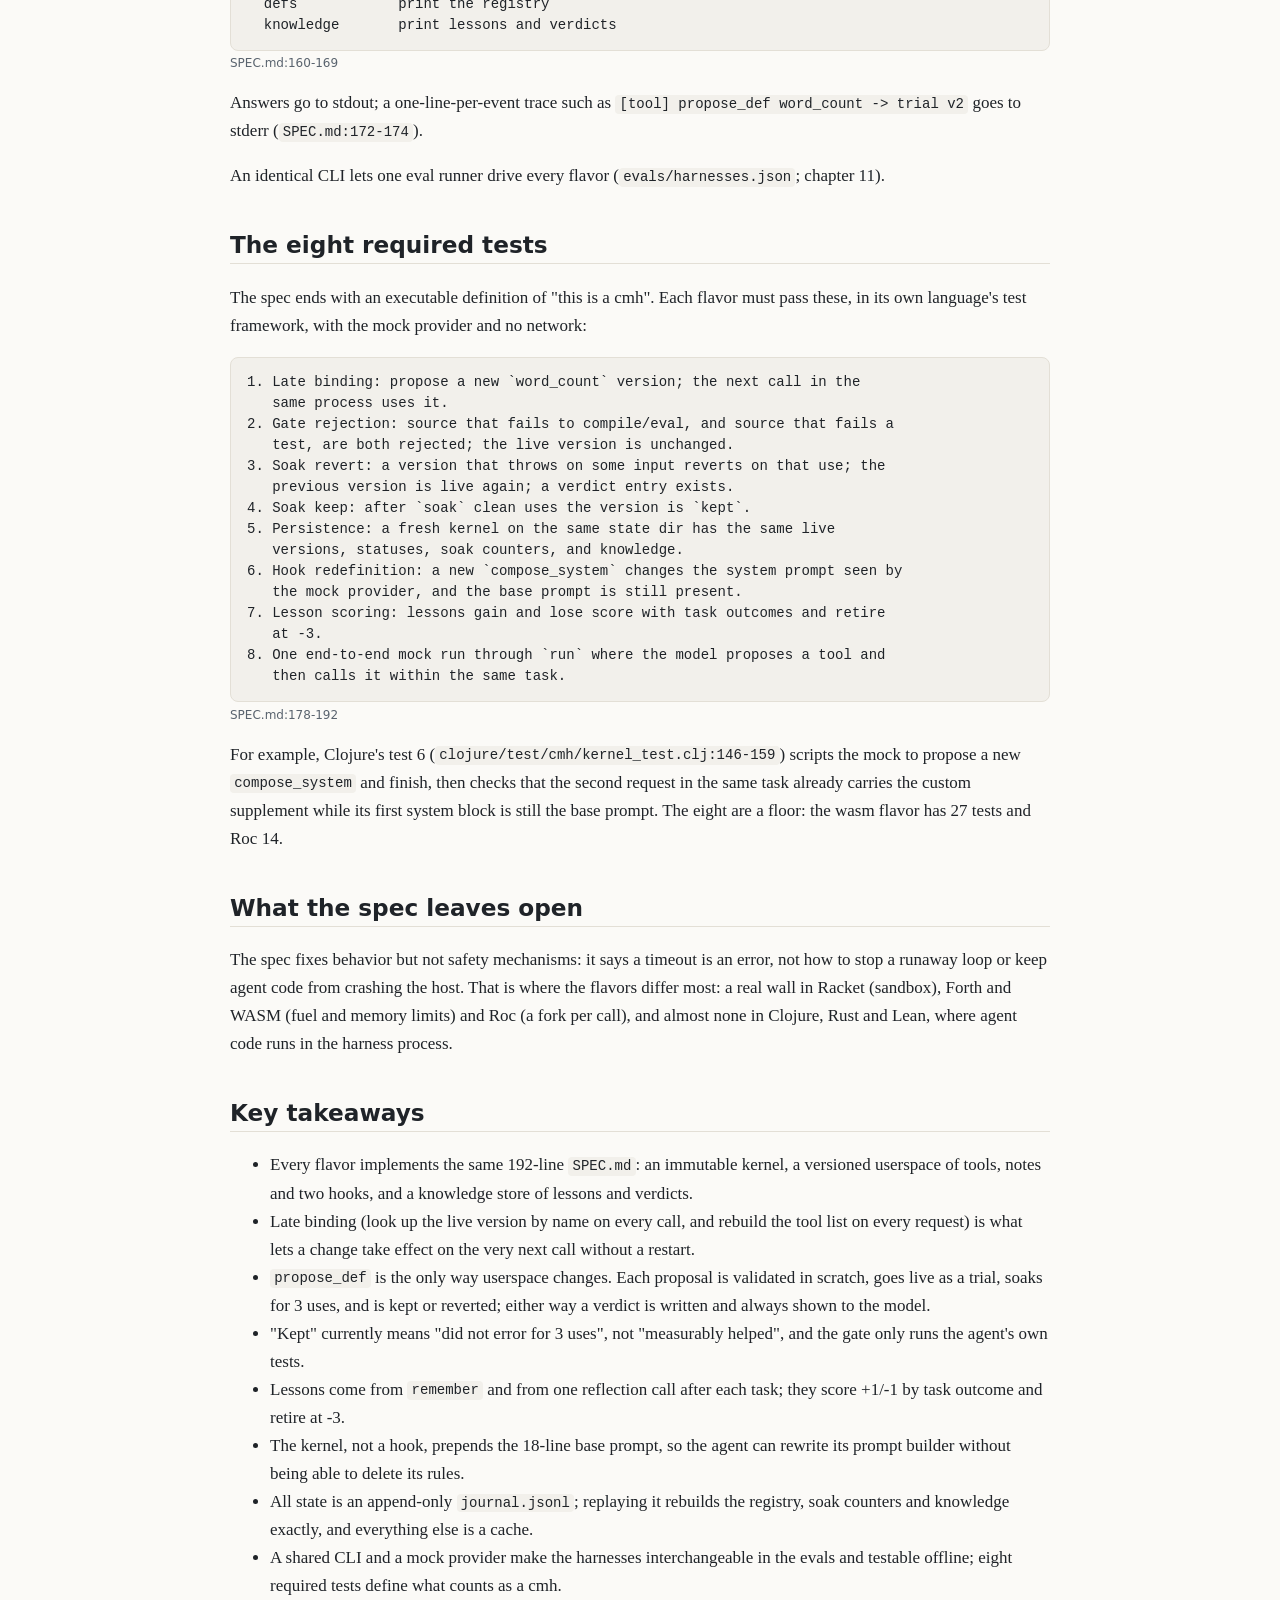
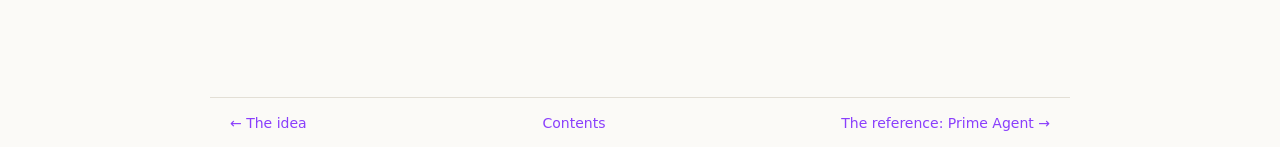
<file: book/02-shared-design.html>
<!doctype html>
<html lang="en"><head><meta charset="utf-8">
<meta name="viewport" content="width=device-width, initial-scale=1">
<title>2. The shared design: SPEC.md · Harness Engineering</title>
<link rel="stylesheet" href="style.css"></head><body>
<header class="book"><a href="index.html">Harness Engineering</a> · Chapter 2</header>
<main>
<h1>2. The shared design: SPEC.md</h1>
<p class="subtitle">One 192-line contract that every flavor implements: three rings, a gate, a journal, and eight tests</p>

<p>Every harness in this repository is called <strong>cmh</strong>, short for
"continual, self-modifying harness". They are written in very different
languages: Clojure, Racket, Rust, Lean, a home-made Forth inside WebAssembly, a
whole harness compiled to WebAssembly, and Roc. But they all do the same job in
the same way, because they all implement one document: <code>SPEC.md</code> at the
repository root. This chapter walks through that document section by section.
The later chapters can then concentrate on what is different about each
language, because you will already know what is the same.</p>

<p>The spec opens with the whole idea in two clauses:</p>

<pre>Each is a coding agent that (1) rewrites parts of itself while it runs and
(2) learns across runs, keeping only the changes and lessons that hold up.</pre>
<span class="src">SPEC.md:4-5</span>

<p>"Rewrites parts of itself while it runs" is the self-modification half. "Learns
across runs" is the continual-learning half. "Keeping only the changes and lessons
that hold up" is the selection mechanism that ties them together, and it is where
most of the design effort goes.</p>

<div class="note"><strong>The documents drift on one number.</strong>
<code>SPEC.md:3</code> says "One design, four implementations: <code>clojure/</code>,
<code>rust/</code>, <code>racket/</code>, <code>lean/</code>." That was true when the spec was
written on 29 October 2026. The repository now has seven flavors plus a Roc
prototype; the Forth, WASM and Roc flavors were added later and follow the same
spec, but the spec was never renumbered. Where this chapter says "every flavor", it
means all seven.</div>

<p>The spec credits its ideas to earlier harnesses (<code>SPEC.md:7-11</code>): samizdat for the immutable kernel and the validate/soak/rollback gate, Prime Agent for versioned prompt notes and lessons on top of an immutable base prompt, and autolith and oh-my-lisp for live redefinition. Chapter 3 covers Prime Agent; chapter 12 covers the rest.</p>

<h2>Three rings</h2>

<p>The first design decision is to split the harness into three parts with
different rules about who may change them. The spec calls them rings, borrowing
the operating-system idea of privilege rings (the kernel runs with more rights than
user programs).</p>

<pre>1. **Kernel** (host code, immutable to the agent): model client, agent loop,
   journal, gate, evaluator, kernel tools. The agent can read it but no kernel
   tool writes it.
2. **Userspace** (mutable, versioned): named definitions written in the
   flavor's eval language. The kernel resolves every userspace definition **by
   name at call time** (late binding), so a newly installed version takes effect
   on the very next call without a restart.
3. **Knowledge** (durable): lessons and verdicts that carry across runs and are
   scored by outcome.</pre>
<span class="src">SPEC.md:15-23</span>

<div class="diagram">+------------------------------------------------------------+
| KERNEL  (host code; the agent may read it, never write it) |
|   model client · agent loop · gate · evaluator · journal   |
|   kernel tools: bash read_file write_file list_defs ...    |
|                                                            |
|   +----------------------------------------------------+   |
|   | USERSPACE  (versioned definitions, agent-written)  |   |
|   |   tools      e.g. word_count                       |   |
|   |   notes      plain text for the prompt             |   |
|   |   hooks      compose_system, select_lessons        |   |
|   +----------------------------------------------------+   |
|                                                            |
|   +----------------------------------------------------+   |
|   | KNOWLEDGE  (survives across runs)                  |   |
|   |   lessons   scored +1 / -1 by task outcome         |   |
|   |   verdicts  what the gate decided, and why         |   |
|   +----------------------------------------------------+   |
+------------------------------------------------------------+
        everything above is rebuilt from journal.jsonl</div>

<h3>Late binding, in plain words</h3>

<p>"Late binding" means the program decides which function to run at the moment it
calls it, not earlier. A cmh kernel never keeps a direct pointer to, say, the
<code>word_count</code> tool. Each time the model calls <code>word_count</code>, the kernel
asks its registry "which version of <code>word_count</code> is live right now?" and runs
that one. So installing version 2 needs no restart and no reload step: the next
lookup simply finds version 2. This one property is what makes "rewrite yourself
while running" cheap. The Clojure kernel's <code>call-live</code> (<code>clojure/src/cmh/kernel/gate.clj:111-123</code>) does exactly this: look up the live record, call it, record the use.</p>

<p>The spec's table of how code becomes live lists only the first four flavors, but
it shows how far apart "late binding" can be in practice:</p>

<table>
<tr><th>Flavor</th><th>How code becomes live at runtime (SPEC.md:25-30)</th></tr>
<tr><td>Clojure</td><td><code>load-string</code>/<code>eval</code> into a dedicated namespace; vars resolved by name per call</td></tr>
<tr><td>Racket</td><td><code>eval</code> in a sandboxed namespace (<code>racket/sandbox</code>, time and memory limits)</td></tr>
<tr><td>Rust</td><td>each version is compiled by <code>cargo</code> into a cdylib and hot-loaded with <code>libloading</code>; the Rust compiler is part of the gate</td></tr>
<tr><td>Lean</td><td>source is elaborated in-process (<code>Lean.Elab</code> frontend) and evaluated with <code>evalConst</code>; any <code>theorem</code>s in the source must type-check, so proofs are part of the gate</td></tr>
</table>

<p>(A <em>cdylib</em> is a Rust shared library that a running program can load; <em>elaborating</em> Lean source means type-checking it into definitions. Each flavor chapter explains its own mechanism.)</p>

<h2>Userspace definitions</h2>

<p>Userspace is a set of named, versioned records, each with a <code>name</code>, <code>kind</code>, <code>version</code>, <code>source</code>, <code>description</code>, <code>tests</code> and a <code>status</code> of <code>trial</code>, <code>kept</code>, <code>reverted</code> or <code>rejected</code> (<code>SPEC.md:34-35</code>).</p>

<p>Versions are never overwritten; the registry just remembers which one is live. There are three kinds.</p>

<h3>Tools</h3>

<p>A <strong>tool</strong> is exposed to the model under its name, with an <code>input_schema</code>. "Contract: takes one JSON object (the tool input), returns a string" (<code>SPEC.md:38-42</code>); each flavor fixes the exact function signature. To the model it looks exactly like a built-in tool. (Roc bends the contract: a tool gets its input as JSON text and may return requests, such as reading a file, that the host performs before the tool returns its string; chapter 10.)</p>

<h3>Notes</h3>

<pre>- **`note`**: prompt note. `source` is plain text, appended to the supplemental
  system prompt. No evaluation, but still versioned and soaked.</pre>
<span class="src">SPEC.md:43-44</span>

<p>A note is a standing instruction the agent writes to itself. It is not code, but it still goes through the gate.</p>

<h3>Hooks</h3>

<pre>- **`hook`**: kernel extension points the kernel calls by these fixed names:
  - `compose_system(notes: [string], lessons: [string]) -> string`: builds the
    *supplemental* system prompt. The kernel always prepends the immutable base
    prompt itself, so a hook cannot remove it.
  - `select_lessons(task: string, lessons: [{id, text, score}]) -> [id]`:
    picks which lessons go into the prompt for this task.</pre>
<span class="src">SPEC.md:45-50</span>

<p>Hooks let the agent change kernel behavior in two narrow places: how the prompt is assembled and which lessons are shown.</p>

<h3>The seed userspace</h3>

<p>A brand-new harness is not empty. On first start each flavor installs a small
seed:</p>

<pre>Seed userspace, shipped as source files in each flavor and installed as
`kept` version 1 when the journal is empty: both hooks with their default
behavior (`compose_system` joins notes under a "Notes" heading and lessons
under "Lessons"; `select_lessons` returns the 8 highest-scored lessons that
share at least one word of 4+ letters with the task, else the top 3 by score),
and one example tool, `word_count` (`{"text": string}` -> count as a string).</pre>
<span class="src">SPEC.md:52-57</span>

<p>The seed <code>word_count</code> tool is a good way to see the flavors side by side,
since it does the same trivial thing in every language. In Clojure the tool is a
function named <code>run</code> that takes the input map:</p>

<pre>;; Tool: (run input) -> string, input is a keyword-keyed map.
(defn run [input]
  (str (count (re-seq #"\S+" (str (:text input))))))</pre>
<span class="src">clojure/seed/word_count.clj:1-3</span>

<p>In Lean the seed also carries a <code>theorem</code>, a small machine-checked proof
that the counter returns 0 for the empty string. If the agent proposes a version
whose theorem does not check, the gate rejects it:</p>

<pre>/-- Number of maximal runs of non-whitespace characters. -/
def countWords (s : String) : Nat :=
  (s.toList.foldl (fun (acc : Nat × Bool) c =&gt;
    if c.isWhitespace then (acc.1, false)
    else if acc.2 then acc else (acc.1 + 1, true)) (0, false)).1

theorem countWords_empty : countWords "" = 0 := rfl

def run (input : Lean.Json) : IO String := do
  let text := (input.getObjValAs? String "text").toOption.getD ""
  pure (toString (countWords text))</pre>
<span class="src">lean/userspace/word_count.lean:1-11</span>

<p>The seeds carry their own tests in the same JSON format the agent must use, for example <code>{"input": {"text": ""}, "expect": "0"}</code> (<code>lean/userspace/seeds.json:18</code>).</p>

<h2>The gate: validate, trial, soak, keep or revert</h2>

<p>This is the heart of the design. The spec states the rule in one line:</p>

<pre>`propose_def` is the only way userspace changes.</pre>
<span class="src">SPEC.md:61</span>

<p>The agent submits source and tests; the kernel decides. Here is the lifecycle of one proposal:</p>

<div class="diagram">   propose_def(name, kind, source, description, tests)
                        |
                        v
   +-------------------------------------------+
   | 1. VALIDATE  in a scratch environment     |
   |    compiles / evaluates?                  |
   |    entry point has the right shape?       |
   |    every test's "expect" is a substring   |
   |    of the output?                         |
   +-------------------------------------------+
          | no                          | yes
          v                             v
   +--------------+        +----------------------------------+
   |  REJECTED    |        | 2. TRIAL   new version is live   |
   |  live version|        |    now; previous version kept    |
   |  unchanged;  |        |    in reserve                    |
   |  model gets  |        +----------------------------------+
   |  the error   |                       |
   +--------------+                       v
                           +----------------------------------+
                           | 3. SOAK   count the next N uses  |
                           |    (default N = 3)               |
                           +----------------------------------+
                              |                         |
            any error (exception, panic,       N clean uses
            timeout, bad return type)                   |
                              v                         v
                  +-------------------+       +-------------------+
                  |    REVERTED       |       |      KEPT         |
                  | previous kept     |       | becomes the new   |
                  | version is live   |       | stable version    |
                  | again (or the def |       |                   |
                  | is removed)       |       |                   |
                  +-------------------+       +-------------------+
                              \                         /
                               v                       v
                  +---------------------------------------------+
                  | 4. VERDICT  written to knowledge, always    |
                  |    shown to the model in later prompts      |
                  +---------------------------------------------+</div>

<h3>1. Validate</h3>

<pre>1. **Validate** in a scratch environment, never the live one: the source
   compiles/evaluates, defines the required entry point with the right shape,
   and every test passes. Tests are JSON: `[{"input": {...}, "expect": "..."}]`
   where `expect` must be a substring of the output (hooks get their arguments
   as `input`; for `select_lessons` compare the JSON-encoded result). Tools
   and hooks need at least one test. On failure the proposal is `rejected`, the
   live version is unchanged, and the model gets the error text.</pre>
<span class="src">SPEC.md:63-69</span>

<p>The scratch environment is throwaway (a temporary Clojure namespace, a fresh Racket sandbox, a new WebAssembly instance), so code that does not compile never touches the live harness. The loose substring test format works in every language.</p>

<h3>2. Trial</h3>

<pre>2. **Trial**: the new version goes live immediately with status `trial`. The
   previous live version is retained.</pre>
<span class="src">SPEC.md:70-71</span>

<p>Passing its own tests earns a version a trial, not trust. Going live at once is what lets the agent write a tool and use it in the same task.</p>

<h3>3. Soak</h3>

<pre>3. **Soak**: the next `soak` uses (default 3; a hook use is one invocation by
   the kernel) are counted. Any error (exception, panic, timeout, bad return
   type) during soak reverts immediately to the previous kept version (or
   removes the definition if there was none) with status `reverted`. After
   `soak` clean uses the version becomes `kept`. Notes soak over tasks: a task
   that ends in an error counts as an error.</pre>
<span class="src">SPEC.md:72-77</span>

<p>"Soak" is a hardware term: leave a new machine running and see whether it fails. The Clojure kernel counts after each call:</p>

<pre>(defn record-use!
  "Journal one use and run soak accounting for trial versions."
  [k {:keys [name version status] :as rec} ok error input-desc]
  (st/emit! k {:type "def_use" :name name :version version :ok ok :error error})
  (when (= "trial" status)
    (if-not ok
      (revert! k rec error input-desc)
      (let [uses (get-in @(:state k) [:defs name :uses] 0)]
        (when (&gt;= uses (:soak k)) (keep! k rec uses))))))</pre>
<span class="src">clojure/src/cmh/kernel/gate.clj:101-109</span>

<p>Every use is journaled first, which is what lets a restarted harness resume a half-finished soak.</p>

<h3>4. Inherit the verdict</h3>

<pre>4. **Inherit the verdict**: every keep or revert writes a knowledge entry,
   e.g. `def word_count v2 ("counts unicode words") reverted: ArithmeticException
   on input {...}`. Verdicts are always shown to the model (they bypass
   `select_lessons`), so it does not retry a failed idea blindly.</pre>
<span class="src">SPEC.md:78-81</span>

<p>A <strong>verdict</strong> is the gate's decision as one line of text: the agent's memory of its own self-edits. Because verdicts skip the selection hook, a broken <code>select_lessons</code> cannot hide its own failure.</p>

<h3>After the gate</h3>

<pre>Runtime errors from a `kept` definition are returned to the model as tool
errors but do not trigger revert. `rollback_def(name, version)` reinstalls an
older version as a new `trial` version (new version number, same source).</pre>
<span class="src">SPEC.md:83-85</span>

<p>So a kept version stays kept, and rollback never rewrites history: rolling <code>word_count</code> v4 back to v2 creates v5 with v2's source, which soaks again.</p>

<div class="warn"><strong>What "keeps only the changes that help" really means
today.</strong> The gate keeps a change when it did not error during its next three
uses. It does not check that the change made the agent better: faster, cheaper or
more often correct. <code>ROADMAP.md</code> lists this as an open gap ("changes are kept
for not crashing, not for helping") and also notes that the gate only runs the
agent's own tests, and an agent can write a test that agrees with a wrong
implementation. Chapter 13 comes back to this.</div>

<h2>Continual learning: lessons, reflection, scoring</h2>

<p>Code is one way the agent improves; text is the other. The knowledge ring holds
<strong>lessons</strong>, short free-text insights with a score.</p>

<pre>- **Lessons**: free-text entries in knowledge with an integer `score`
  (starts 0). Created by the model through `remember`, and by reflection.
- **Reflection**: after each task finishes, the kernel makes one extra model
  call (no tools) with a compact transcript and asks for a JSON array of 0 to 3
  short, reusable lessons. Lessons are added unless they duplicate an existing
  lesson's text. Reflection can be disabled with `--no-reflect`.
- **Scoring**: each lesson that was in the prompt for a task gets +1 if the task
  succeeded and -1 if it failed. A task succeeds when the model ends with
  `end_turn` and the task had no kernel errors and no tool errors in its final
  2 tool results. Lessons at score &lt;= -3 are retired (excluded from
  selection, still in the journal).</pre>
<span class="src">SPEC.md:89-99</span>

<p><strong>Reflection</strong> is the kernel asking the model, after the task, "what did you learn?". <code>end_turn</code> is the API's signal that the model stopped on its own. The credit is crude: every lesson in the prompt gets the same +1 or -1 whether or not it mattered, which the ROADMAP lists as a gap.</p>

<p>There is also a deliberate "improve yourself" mode, <code>/refine</code> or <code>cmh refine</code>: a normal task with a fixed prompt to review recent outcomes, verdicts and userspace, "making at most 3 changes and preferring small ones" (<code>SPEC.md:100-103</code>).</p>

<h2>How the prompt is assembled, and where the hooks sit</h2>

<p>Put the pieces together and you get the path from the stored state to the
system prompt the model sees on each request:</p>

<div class="diagram">  task text          live lessons (not retired)
      |                     |
      +----------+----------+
                 v
       select_lessons(task, lessons)   &lt;-- hook: one "use" for soak
                 |  ids
                 v
  live notes + selected lesson texts
                 |
                 v
       compose_system(notes, lessons)  &lt;-- hook: one "use" for soak
                 |  supplemental text
                 v
  +---------------------------------------------------------+
  | system block 1: base-prompt.md     (added by the kernel)|
  | system block 2: supplemental text                       |
  |                 + "Verdicts on past userspace changes"  |
  |                   (added by the kernel, skips the hooks)|
  +---------------------------------------------------------+
  tools: kernel tools + live userspace tools (rebuilt per request)</div>

<p>The Clojure kernel builds the two blocks like this. Notice that the base prompt
is put in place by the kernel, outside any hook, and the verdicts are appended
after the hook's output:</p>

<pre>(defn supplemental [k errors lesson-ids]
  (let [s @(:state k)
        notes (mapv :source (st/live-defs s "note"))
        lessons (vec (keep #(some-&gt; (get-in s [:knowledge %]) :text) lesson-ids))
        composed (call-hook k errors "compose_system" {:notes notes :lessons lessons}
                            (str "(" (count notes) " notes, " (count lessons) " lessons)")
                            #(str/join "\n\n" (concat notes lessons)))
        verdicts (take-last 20 (st/verdicts s))]
    (str/trim
     (str composed
          (when (seq verdicts)
            (str "\n\n## Verdicts on past userspace changes\n"
                 (bullets :text verdicts)))))))

(defn system-blocks [k errors lesson-ids]
  (let [sup (supplemental k errors lesson-ids)]
    (cond-&gt; [{:type "text" :text (:base-prompt k)}]
      (not (str/blank? sup)) (conj {:type "text" :text sup}))))</pre>
<span class="src">clojure/src/cmh/kernel/agent.clj:92-109</span>

<p>This is why it is safe to let the agent rewrite its prompt builder: a bad <code>compose_system</code> can only produce a bad supplement, never delete the base prompt, and a hook that throws is reverted during soak. (Clojure also passes a fallback, the last argument to <code>call-hook</code>, so a failing hook degrades to a plain join.)</p>

<h2>Kernel tools</h2>

<p>The kernel tools are always present and cannot be redefined. They are the
fixed instruction set the agent builds everything else from:</p>

<table>
<tr><th>Tool</th><th>Input</th><th>Effect (SPEC.md:107-117)</th></tr>
<tr><td><code>bash</code></td><td><code>command</code>, optional <code>timeout_s</code> (default 60)</td><td>runs in the working directory, returns combined stdout/stderr and exit code, truncated to 20 KB</td></tr>
<tr><td><code>read_file</code></td><td><code>path</code></td><td>file contents, truncated to 50 KB</td></tr>
<tr><td><code>write_file</code></td><td><code>path</code>, <code>content</code></td><td>writes the file. Refuses paths inside the state dir or the harness's own <code>kernel</code> source directory</td></tr>
<tr><td><code>list_defs</code></td><td>none</td><td>name, kind, live version, status, description for every definition</td></tr>
<tr><td><code>show_def</code></td><td><code>name</code>, optional <code>version</code></td><td>that version's full record including source and tests</td></tr>
<tr><td><code>propose_def</code></td><td><code>name</code>, <code>kind</code>, <code>source</code>, <code>description</code>, <code>tests</code>, <code>input_schema</code> (tools only)</td><td>runs the gate, returns the verdict</td></tr>
<tr><td><code>rollback_def</code></td><td><code>name</code>, <code>version</code></td><td>reinstalls an old version as a new trial</td></tr>
<tr><td><code>remember</code></td><td><code>text</code></td><td>adds a lesson</td></tr>
<tr><td><code>recall</code></td><td><code>query</code></td><td>lessons and verdicts whose text shares words with the query, highest score first</td></tr>
</table>

<pre>Userspace tools are added to the tool list on every model request, rebuilt
from the live registry each time.</pre>
<span class="src">SPEC.md:119-120</span>

<p>That is late binding for the tool list.</p>

<div class="warn"><strong><code>bash</code> is a hole in the wall.</strong>
<code>write_file</code> refuses the state directory and the kernel source, but
<code>bash</code> can run any command, including one that edits those same files. The
ROADMAP puts it bluntly: "In chess terms, the agent can flip the board." The spec
does not close this gap. Only the WASM flavor does, by running <code>bash</code> in a
mount namespace where the state dir, <code>wasm/</code> and <code>base-prompt.md</code> are
read-only (when user namespaces are available). Roc checks its tools' file
requests on the host side, but its README admits that <code>Bash</code> "can break
every rule, as in the other flavors". The eval suite hit the same problem: until per-episode isolation
was added, agents could read other episodes' files and the checkers under
<code>evals/</code>.</div>

<p>Later flavors add kernel tools that the spec does not mention:
<code>forth_eval</code> (forth, wasm) and <code>roc_eval</code> (roc) are scratchpads that
run code without proposing it, and the wasm flavor adds <code>propose_kernel</code> and
<code>list_images</code> for replacing the kernel itself.</p>

<h2>The journal and replay</h2>

<p>Where does all this state live? In exactly one file:</p>

<pre>State dir, default `.cmh/` in the working directory, overridable with
`--state DIR`. The single source of truth is `journal.jsonl`, an append-only
log of one JSON object per line, each with `type` and `ts` (ISO-8601). Event
types: `def_proposed`, `def_rejected`, `def_trial`, `def_use` (name, version,
ok, error), `def_kept`, `def_reverted`, `lesson_added`, `lesson_scored`,
`lesson_retired`, `task_started`, `task_finished` (success flag). On startup
the kernel replays the journal to rebuild the registry (including soak
counters of trial versions), and the knowledge. Replay must reproduce the
same state that the process had; never rewrite earlier lines. The Rust
flavor may also cache build artifacts in the state dir; the Lean flavor may
cache elaborated environments. Caches must be rebuildable from the journal.</pre>
<span class="src">SPEC.md:124-134</span>

<p>This pattern is <strong>event sourcing</strong>: store what happened, not the current state, and compute the state by replaying the events. Compiled Rust libraries, Racket sandboxes, Lean closures and Forth snapshots are all caches that can be rebuilt.</p>

<div class="diagram">journal.jsonl  (append-only, one event per line)
 ------------------------------------------------------------
  def_proposed  word_count v1      \
  def_kept      word_count v1       |  seed install
  ...                              /
  task_started  "count the words..."
  def_proposed  word_count v2
  def_trial     word_count v2        live = v2, uses = 0
  def_use       word_count v2 ok     uses = 1
  def_use       word_count v2 ok     uses = 2
  task_finished success              &lt;-- process stops here
 ------------------------------------------------------------
                    |
       fresh process: read every line, fold in order
                    v
  empty state --apply--&gt; s1 --apply--&gt; s2 ... --apply--&gt; sN
                    |
                    v
  registry:  word_count  live v2, status trial, uses = 2
  knowledge: lessons with scores, verdicts
                    |
                    v
  next use of word_count ok  -&gt;  uses = 3  -&gt;  def_kept v2</div>

<p>(A schematic sequence, not a real journal.) A soak survives a restart: two clean uses before the stop, one more after.</p>

<p>In Clojure replay is one line, and the live process uses the same function, so the two cannot disagree:</p>

<pre>(defn replay [events] (reduce apply-event empty-state events))

(defn emit!
  "Append one event to the journal and apply it. The event is round-tripped
  through JSON first so live state equals replayed state exactly."
  [k ev]
  (locking (:state k)
    (let [line (json/write-str (assoc ev :ts (str (Instant/now))))
          ev' (json/read-str line :key-fn keyword)]
      (with-open [w (io/writer (:journal k) :append true)]
        (.write w (str line "\n")))
      (swap! (:state k) apply-event ev')
      ev')))</pre>
<span class="src">clojure/src/cmh/kernel/state.clj:92-104</span>

<p><code>reduce</code> (a "fold") applies the pure <code>apply-event</code> to each event in order, starting from <code>empty-state</code>. A half-written last line after a crash is skipped (<code>clojure/src/cmh/kernel/state.clj:88-89</code>).</p>



<h2>The base prompt</h2>

<p>Every flavor sends the model the same immutable system prompt, read from
<code>base-prompt.md</code> at the repository root, "falling back to a copy embedded at
build time" (<code>SPEC.md:153-155</code>). It is 18 lines long, so here it is in
full:</p>

<pre>You are cmh, a coding agent that can improve itself while it runs.

You work in the user's current directory with the kernel tools `bash`,
`read_file`, and `write_file`, plus any userspace tools listed in this request.

Your userspace (tools, prompt notes, and the hooks `compose_system` and
`select_lessons`) is code you can rewrite with `propose_def`. Every proposal is
validated against its tests in a scratch environment, goes live as a trial, and
is kept only if its next uses succeed; otherwise it is reverted and the verdict
is remembered. Use `list_defs` and `show_def` before changing a definition.

Make a userspace change when a capability would clearly help this or future
tasks, such as a tool for something you keep doing by hand. Keep changes small
and give every tool or hook real tests. Record durable, reusable insights with
`remember`; do not record task-specific trivia.

The kernel, this base prompt, and the journal are not yours to change.
Finish each task with a concise answer for the user.</pre>
<span class="src">base-prompt.md:1-18</span>

<p>It explains the gate (lines 6-10), says when self-modification is worth it (12-15) and states the one hard rule (17). It permits self-modification without pushing it. In the evals of the first five flavors, agents proposed only 5 to 78 changes per flavor across about 60 episodes; the ROADMAP adds that the evals do not yet reward self-modification (<code>ROADMAP.md:23-26</code>). Language references never go in this file: the Forth, WASM and Roc kernels send theirs as extra system blocks between the base prompt and the supplement.</p>

<h2>Model provider and the mock</h2>

<p>The default provider is the Anthropic Messages API (<code>SPEC.md:138-146</code>); in the evals every cmh harness points at a logging proxy via <code>ANTHROPIC_BASE_URL</code>, so all use the same model. The second provider is what makes the tests possible:</p>

<p>The <code>mock</code> provider "replays a JSON array of assistant <code>content</code> arrays in order, one per model request", "and records every request it received so tests can assert on the system prompt and tool list" (<code>SPEC.md:147-151</code>). In other words, a fake model that plays back pre-written replies.</p>

<h2>One CLI for every flavor</h2>

<pre>cmh [--state DIR] [--provider anthropic|mock] [--script FILE] [--model M]
    [--soak N] [--no-reflect] &lt;command&gt;

  repl            interactive; each line is a task. Slash commands:
                  /defs  /show NAME [VERSION]  /knowledge  /refine
                  /rollback NAME VERSION  /quit
  run "TASK"      one task, prints the final answer, exits 0 on success
  refine          one refine task
  defs            print the registry
  knowledge       print lessons and verdicts</pre>
<span class="src">SPEC.md:160-169</span>

<p>Answers go to stdout; a one-line-per-event trace such as <code>[tool] propose_def word_count -&gt; trial v2</code> goes to stderr (<code>SPEC.md:172-174</code>).</p>

<p>An identical CLI lets one eval runner drive every flavor (<code>evals/harnesses.json</code>; chapter 11).</p>

<h2>The eight required tests</h2>

<p>The spec ends with an executable definition of "this is a cmh". Each flavor must
pass these, in its own language's test framework, with the mock provider and no
network:</p>

<pre>1. Late binding: propose a new `word_count` version; the next call in the
   same process uses it.
2. Gate rejection: source that fails to compile/eval, and source that fails a
   test, are both rejected; the live version is unchanged.
3. Soak revert: a version that throws on some input reverts on that use; the
   previous version is live again; a verdict entry exists.
4. Soak keep: after `soak` clean uses the version is `kept`.
5. Persistence: a fresh kernel on the same state dir has the same live
   versions, statuses, soak counters, and knowledge.
6. Hook redefinition: a new `compose_system` changes the system prompt seen by
   the mock provider, and the base prompt is still present.
7. Lesson scoring: lessons gain and lose score with task outcomes and retire
   at -3.
8. One end-to-end mock run through `run` where the model proposes a tool and
   then calls it within the same task.</pre>
<span class="src">SPEC.md:178-192</span>

<p>For example, Clojure's test 6 (<code>clojure/test/cmh/kernel_test.clj:146-159</code>) scripts the mock to propose a new <code>compose_system</code> and finish, then checks that the second request in the same task already carries the custom supplement while its first system block is still the base prompt. The eight are a floor: the wasm flavor has 27 tests and Roc 14.</p>

<h2>What the spec leaves open</h2>

<p>The spec fixes behavior but not safety mechanisms: it says a timeout is an error, not how to stop a runaway loop or keep agent code from crashing the host. That is where the flavors differ most: a real wall in Racket (sandbox), Forth and WASM (fuel and memory limits) and Roc (a fork per call), and almost none in Clojure, Rust and Lean, where agent code runs in the harness process.</p>

<h2>Key takeaways</h2>
<ul>
<li>Every flavor implements the same 192-line <code>SPEC.md</code>: an immutable kernel,
a versioned userspace of tools, notes and two hooks, and a knowledge store of
lessons and verdicts.</li>
<li>Late binding (look up the live version by name on every call, and rebuild the
tool list on every request) is what lets a change take effect on the very next
call without a restart.</li>
<li><code>propose_def</code> is the only way userspace changes. Each proposal is
validated in scratch, goes live as a trial, soaks for 3 uses, and is kept or
reverted; either way a verdict is written and always shown to the model.</li>
<li>"Kept" currently means "did not error for 3 uses", not "measurably helped",
and the gate only runs the agent's own tests.</li>
<li>Lessons come from <code>remember</code> and from one reflection call after each
task; they score +1/-1 by task outcome and retire at -3.</li>
<li>The kernel, not a hook, prepends the 18-line base prompt, so the agent can
rewrite its prompt builder without being able to delete its rules.</li>
<li>All state is an append-only <code>journal.jsonl</code>; replaying it rebuilds the
registry, soak counters and knowledge exactly, and everything else is a cache.</li>
<li>A shared CLI and a mock provider make the harnesses interchangeable in the
evals and testable offline; eight required tests define what counts as a cmh.</li>
</ul>
</main>
<footer class="nav"><a href="01-the-idea.html">← The idea</a><a href="index.html">Contents</a><a href="03-prime-agent.html">The reference: Prime Agent →</a></footer>
</body></html>
</file>
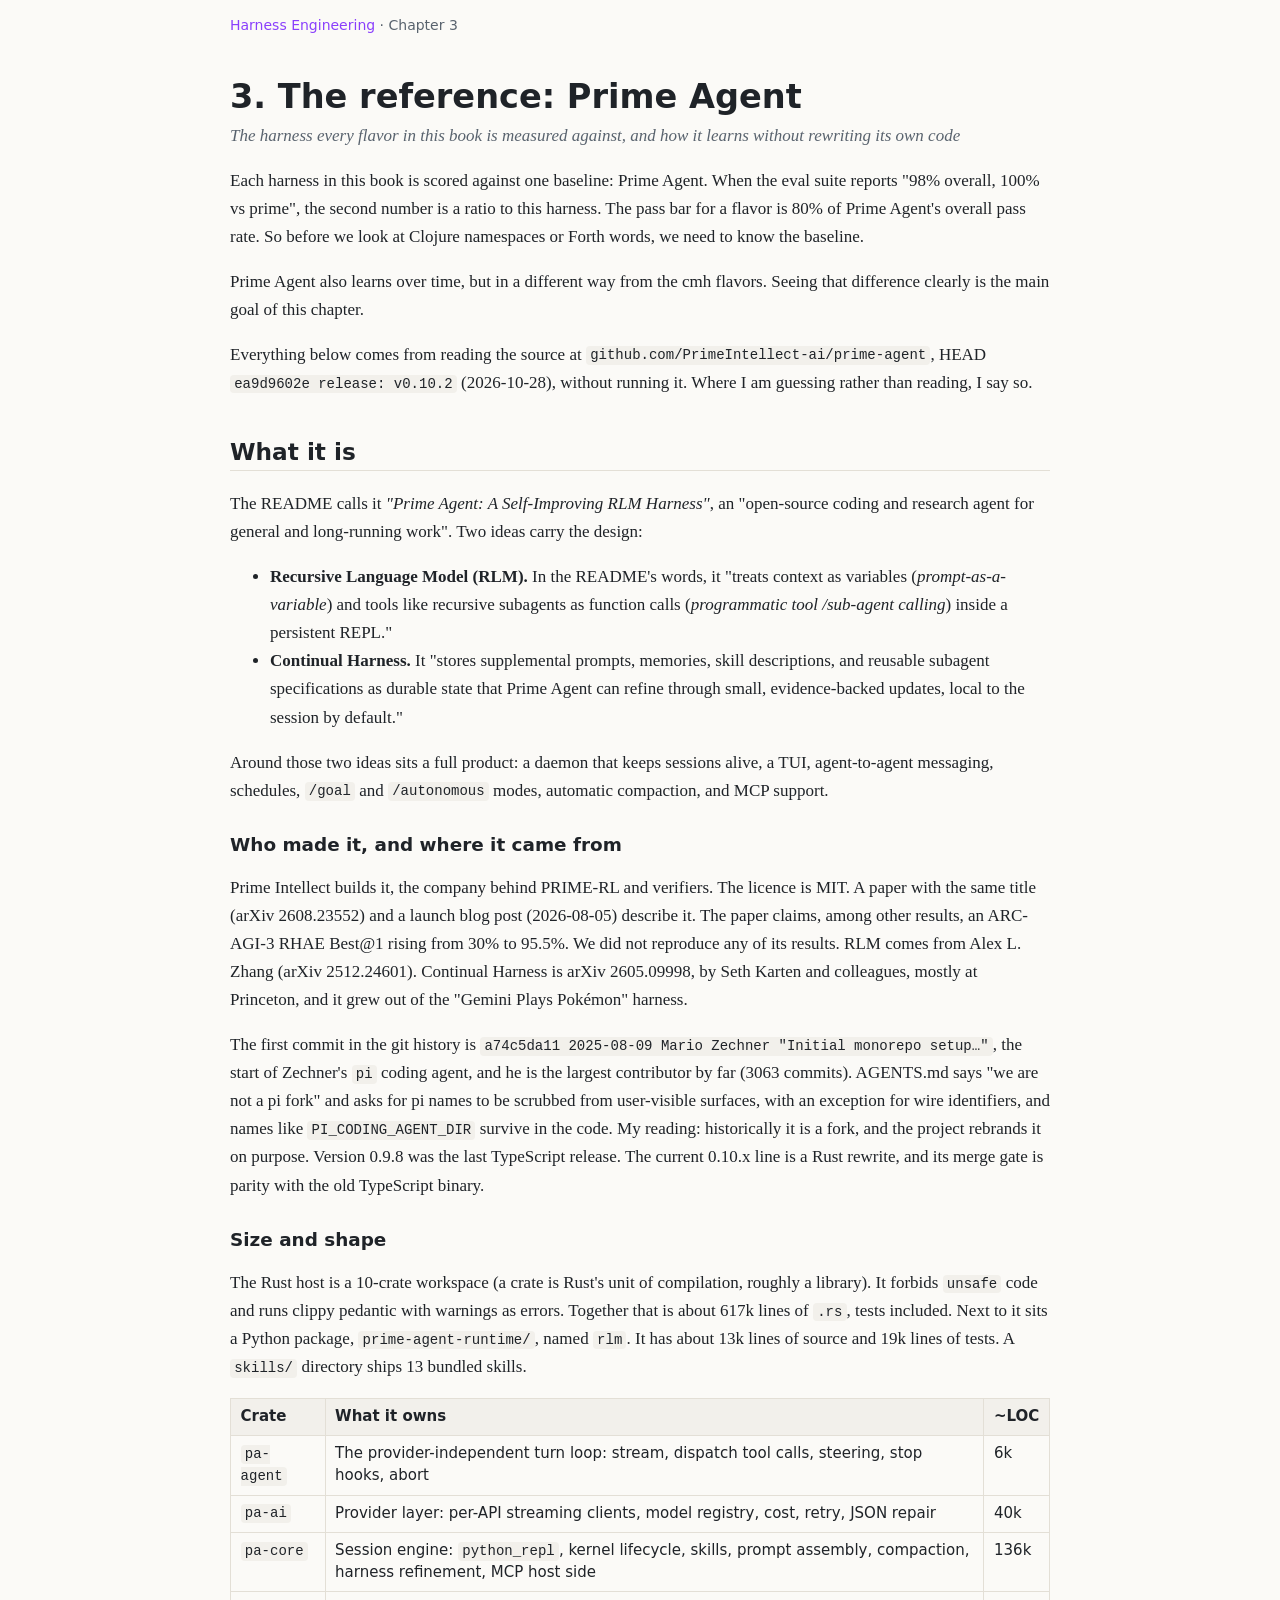
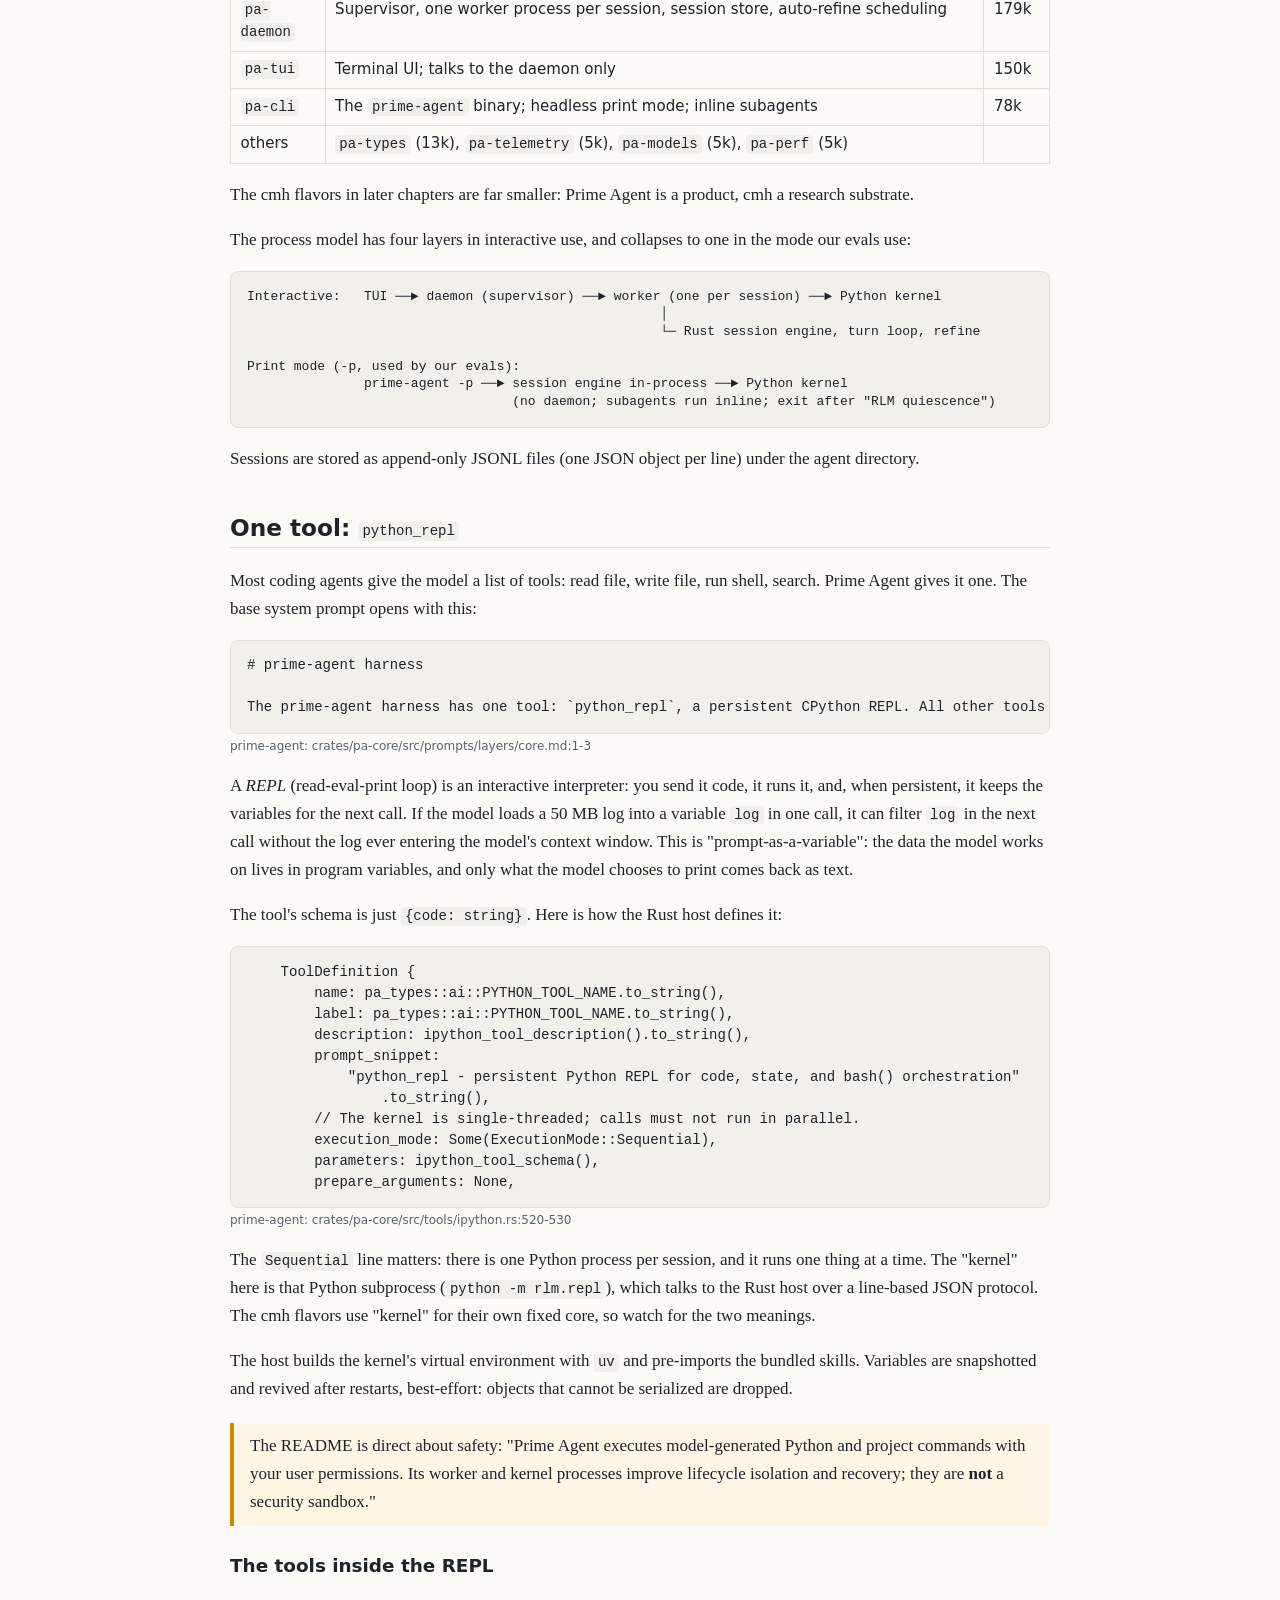
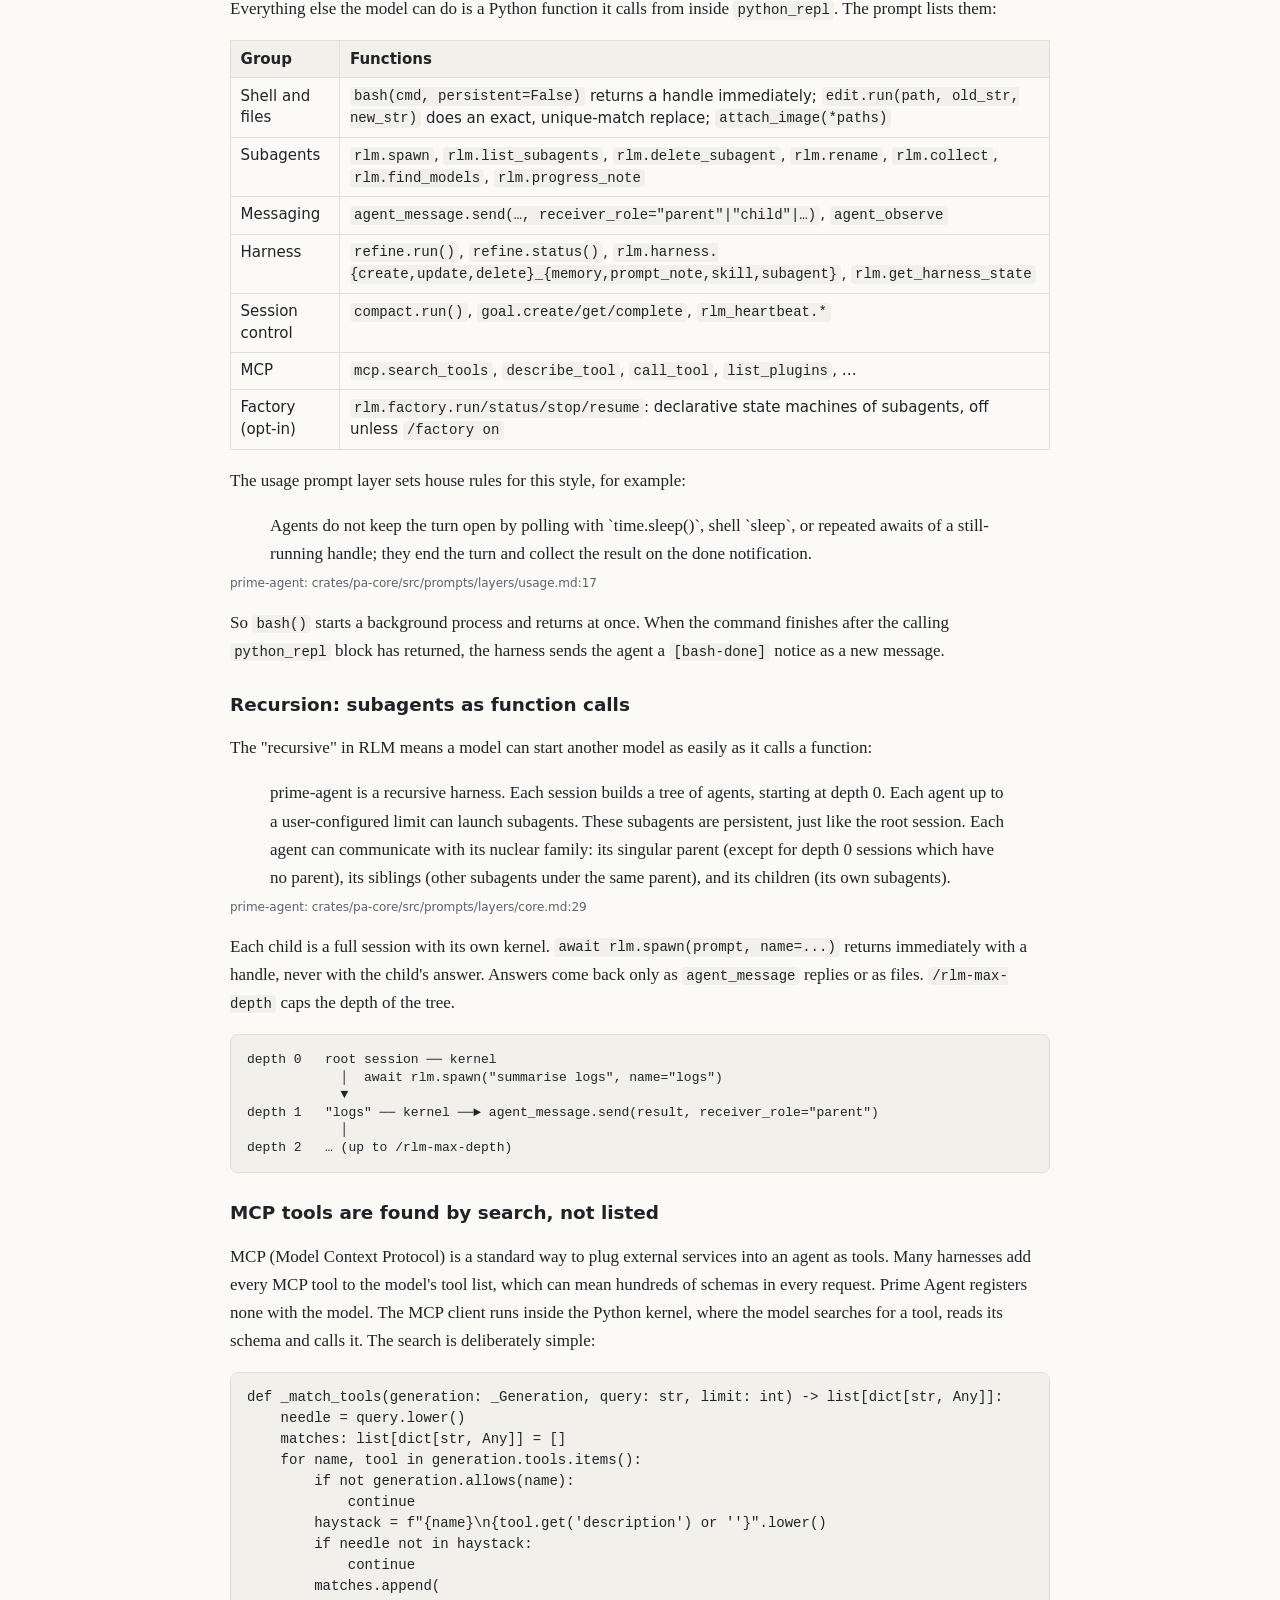
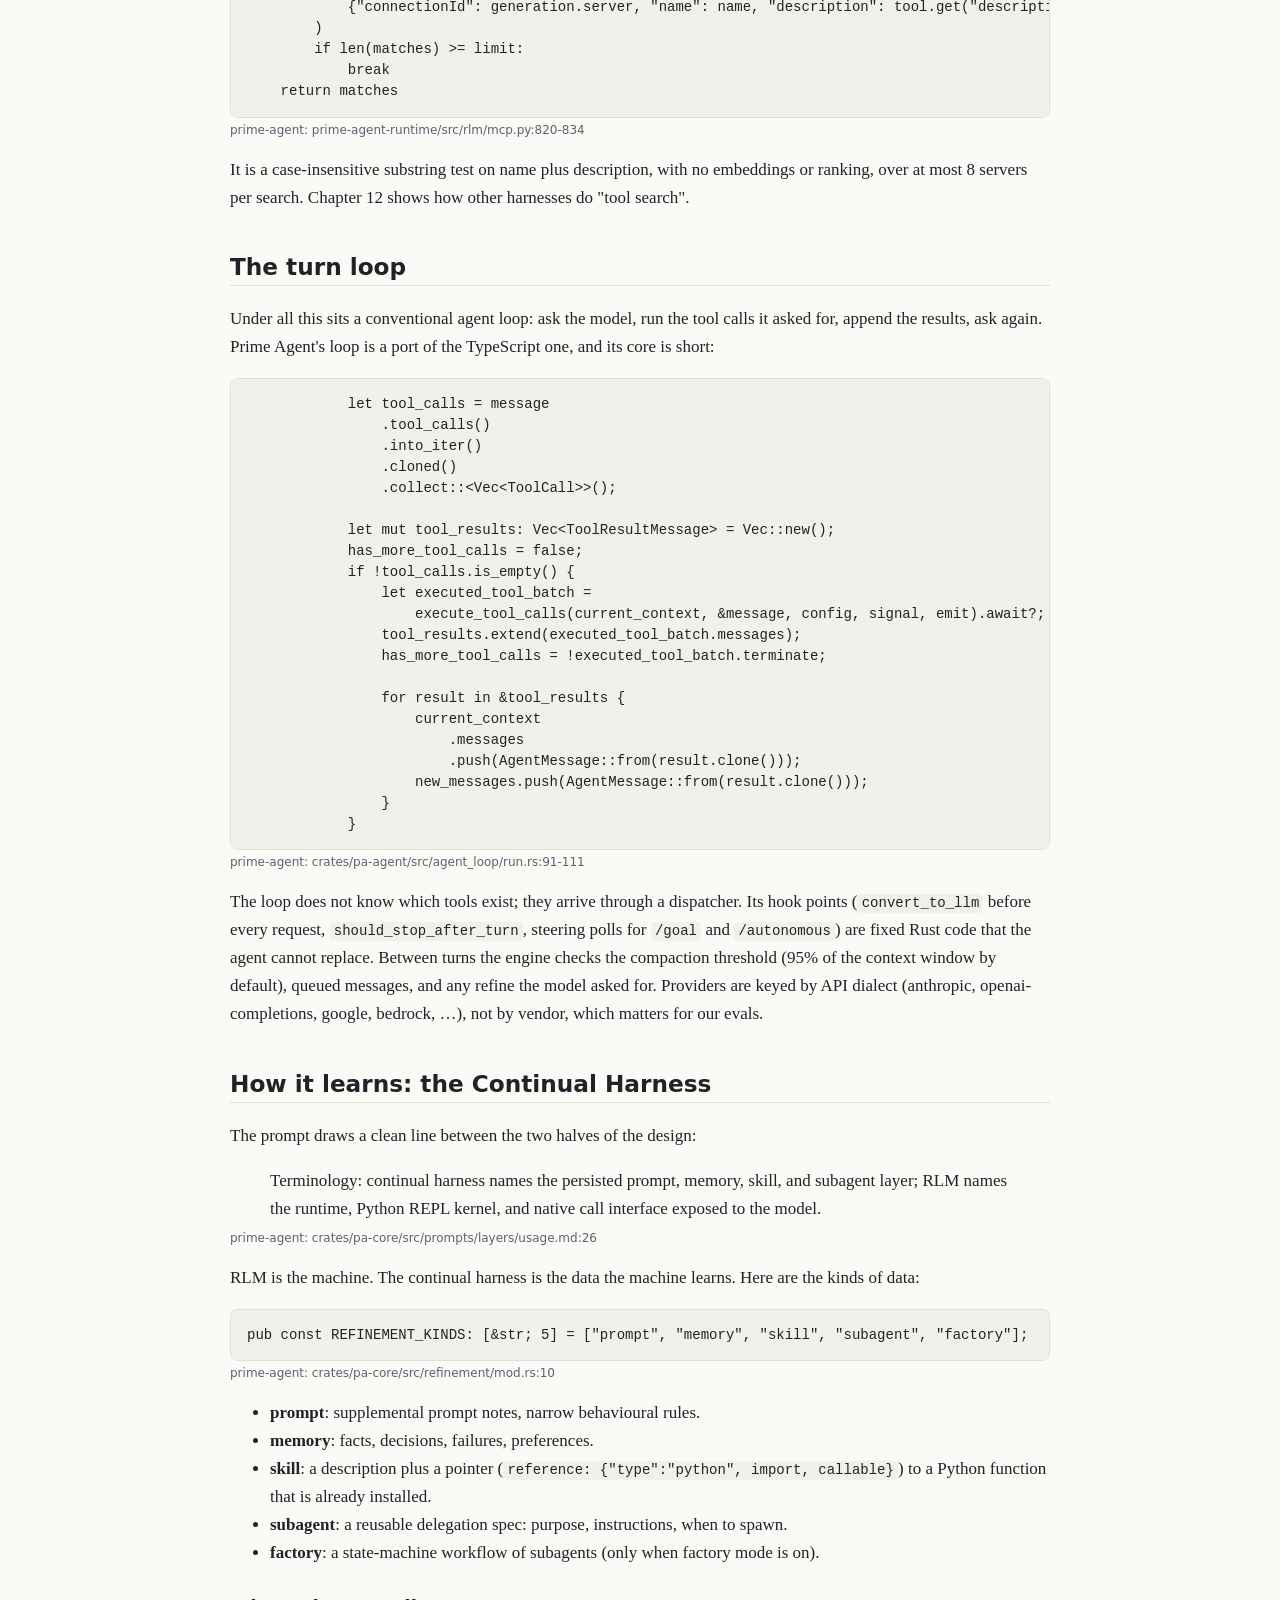
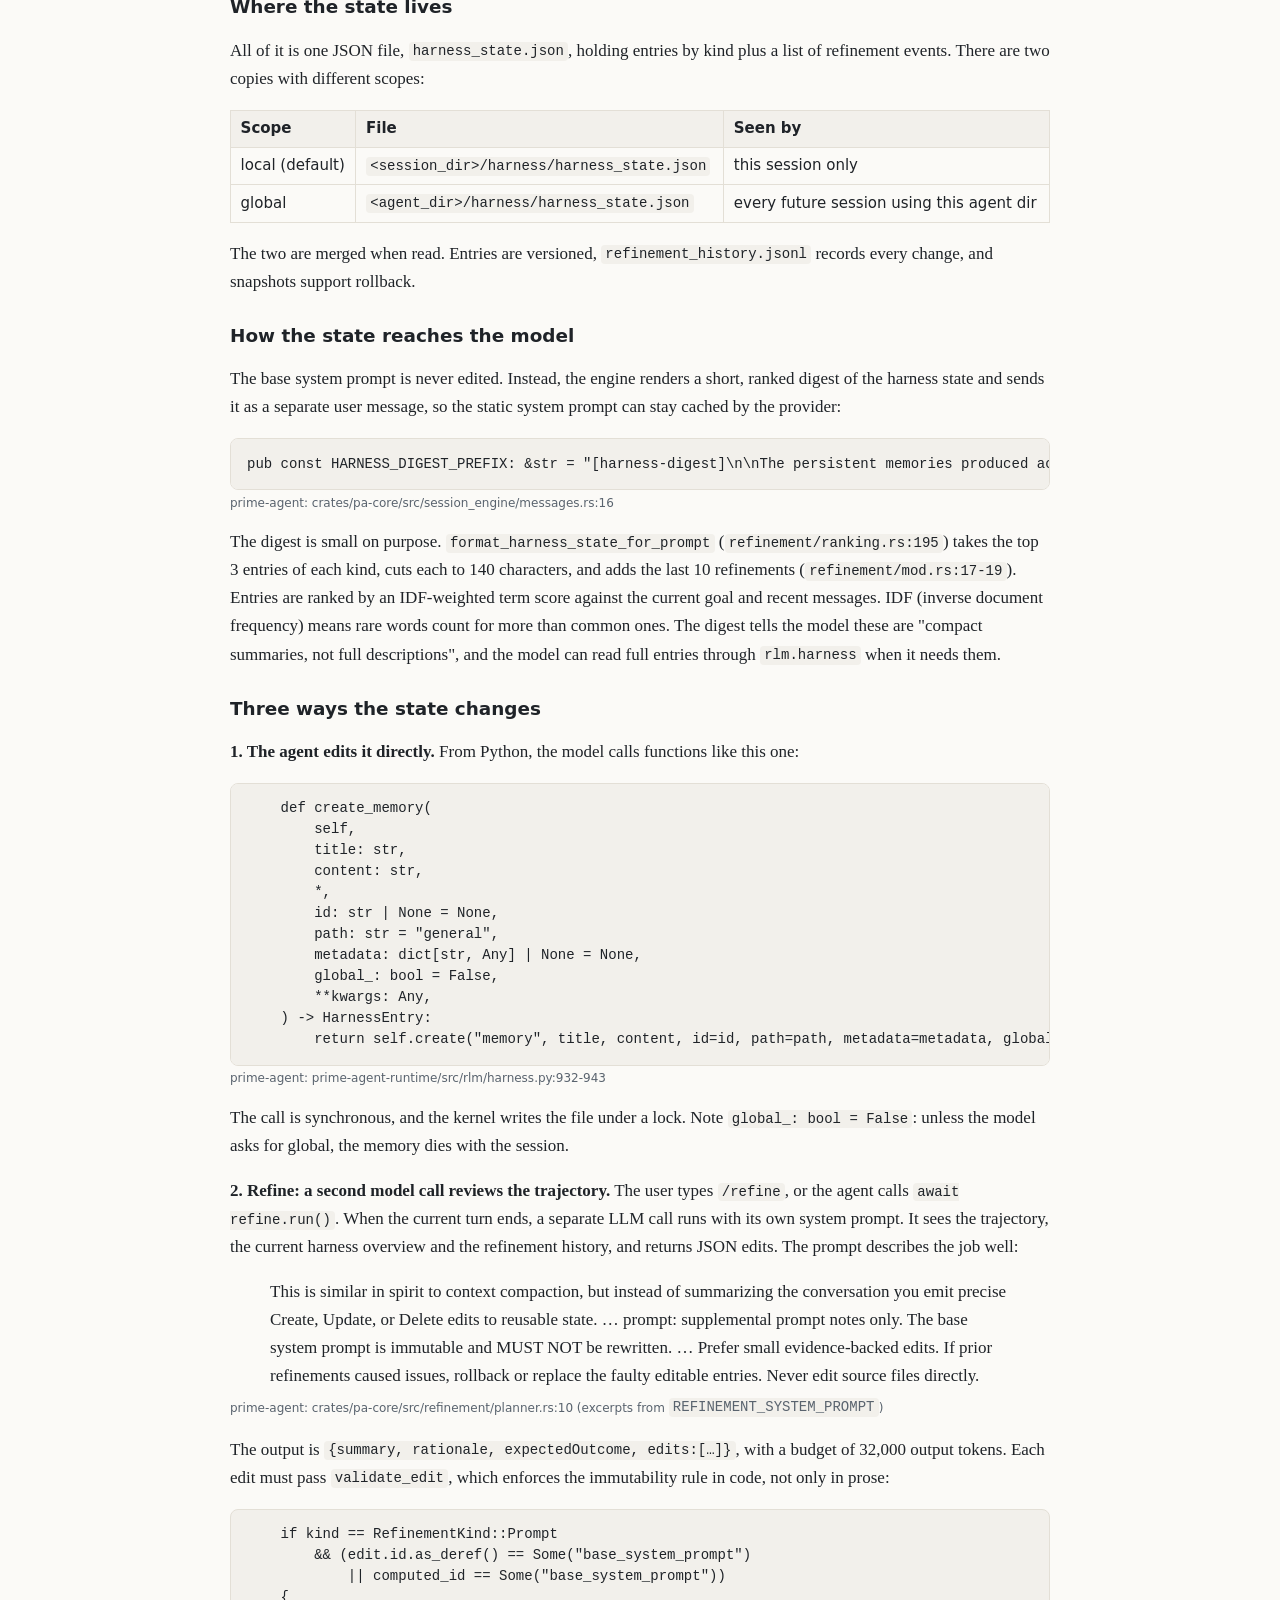
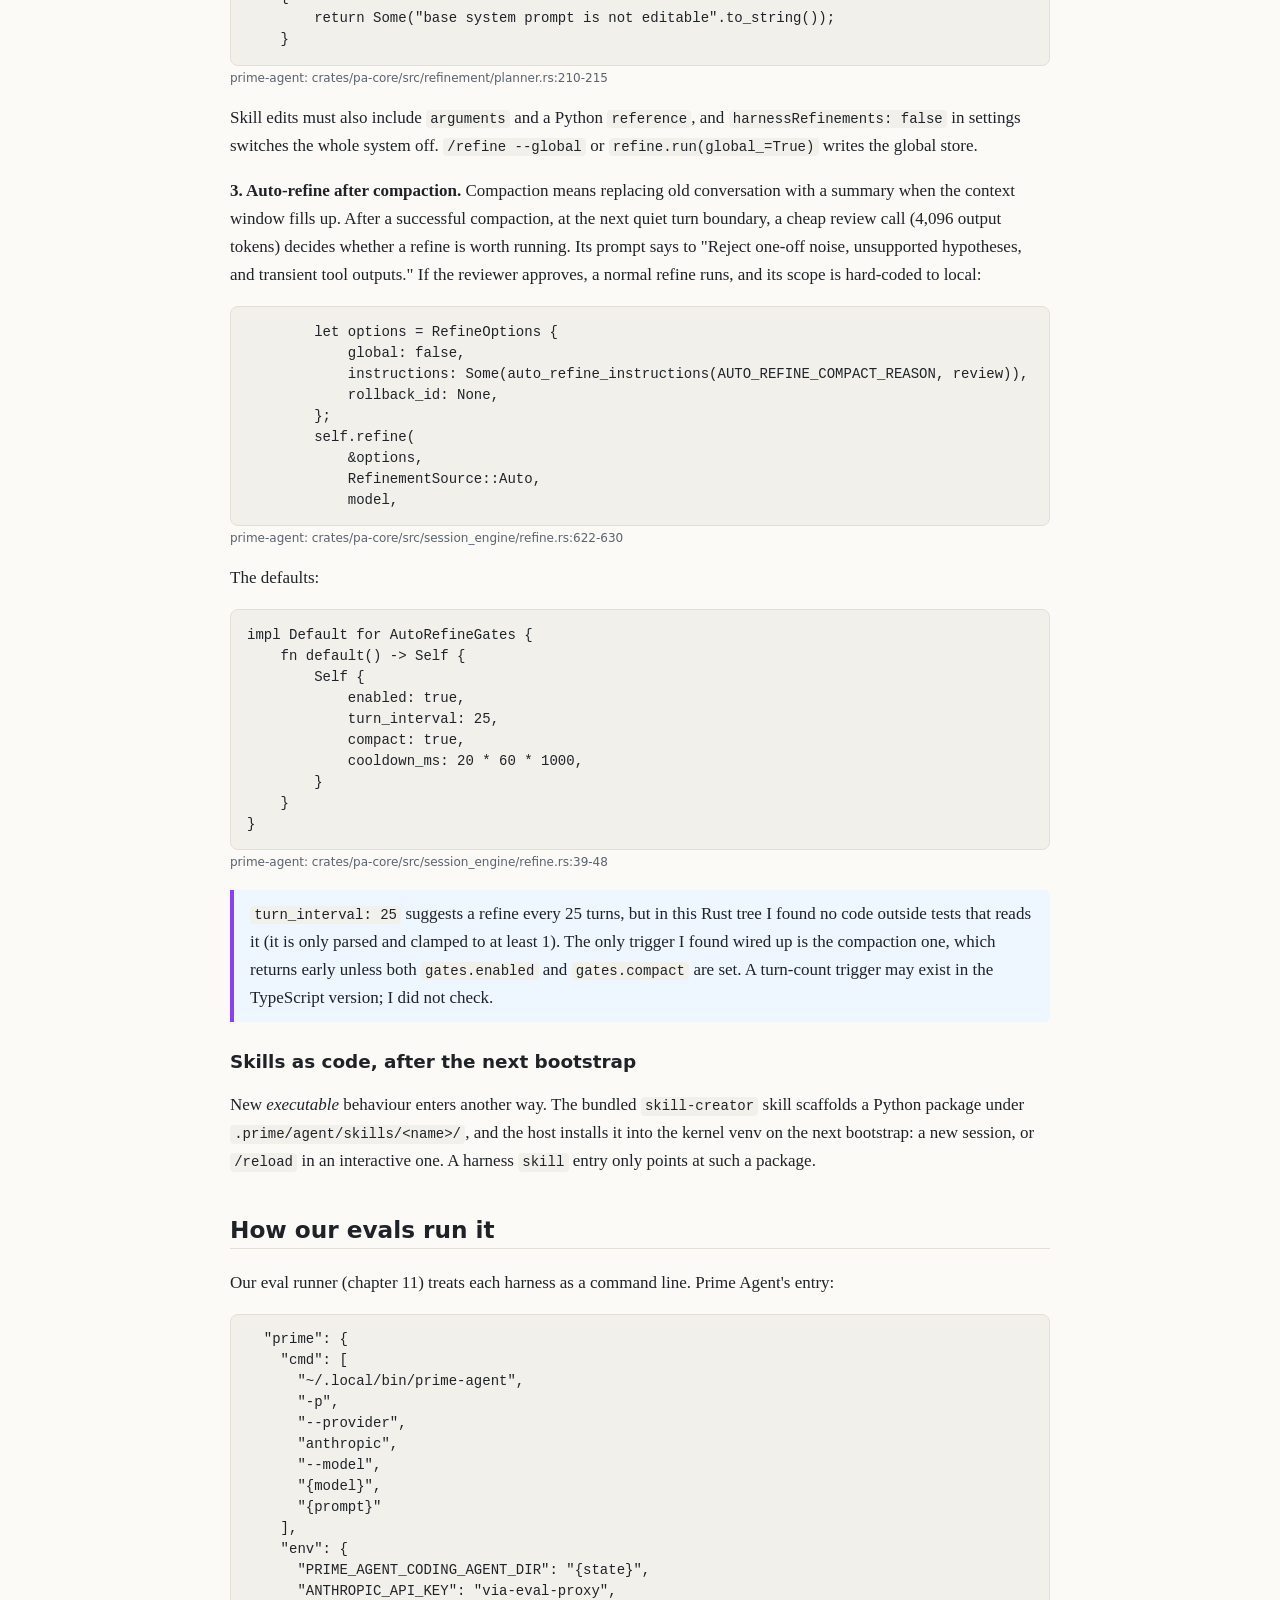
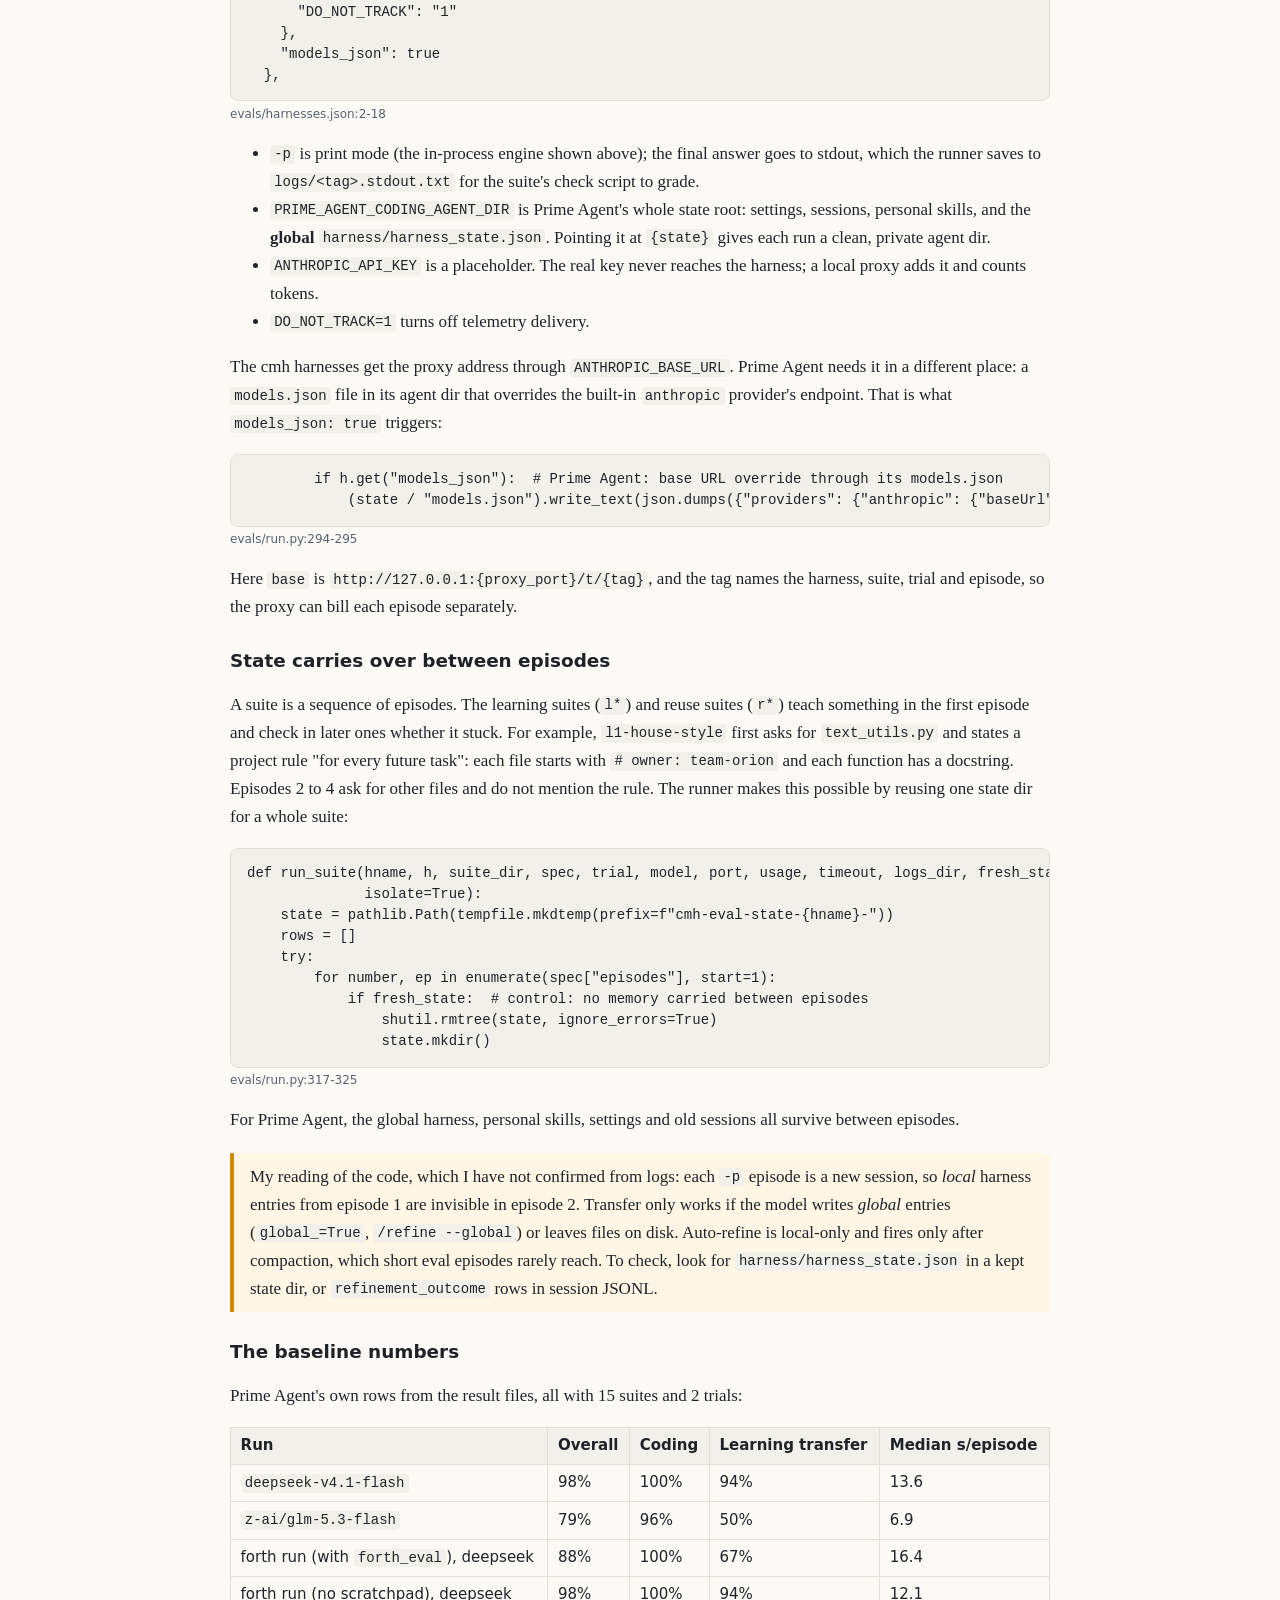
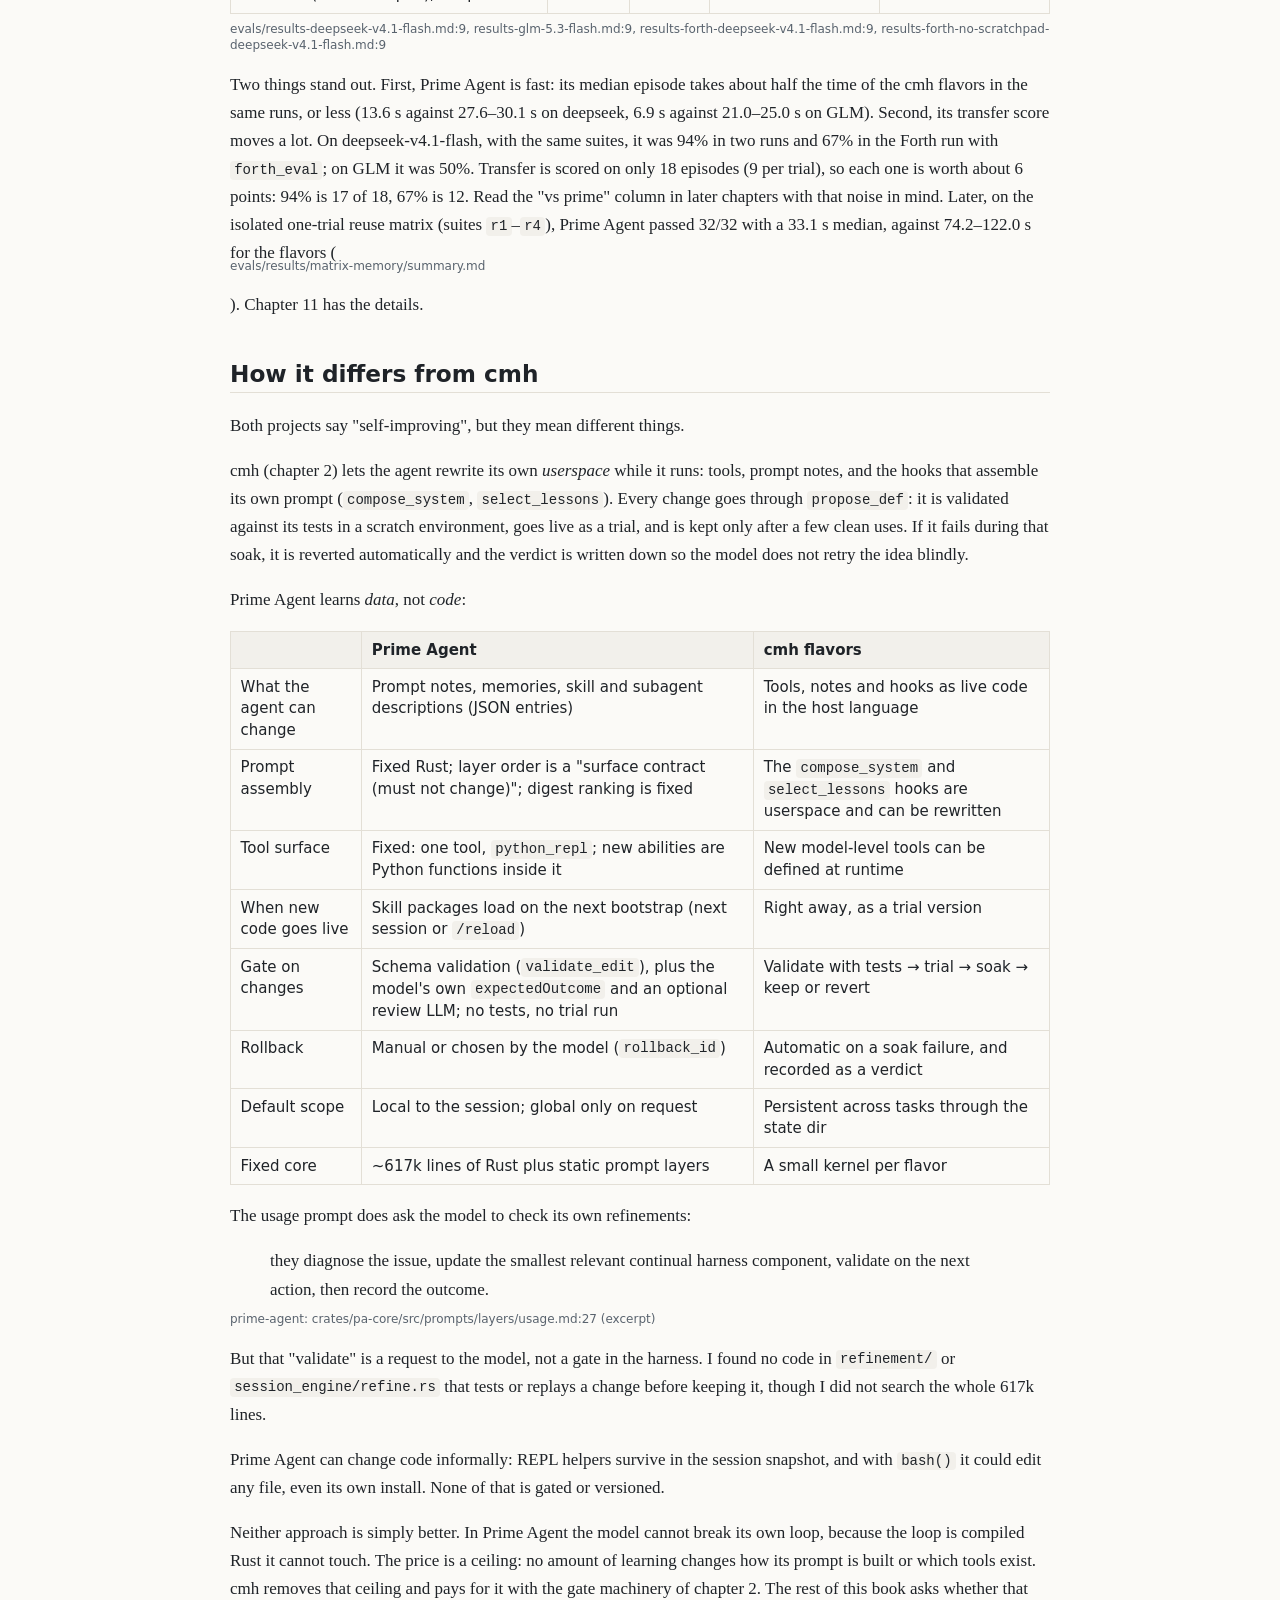
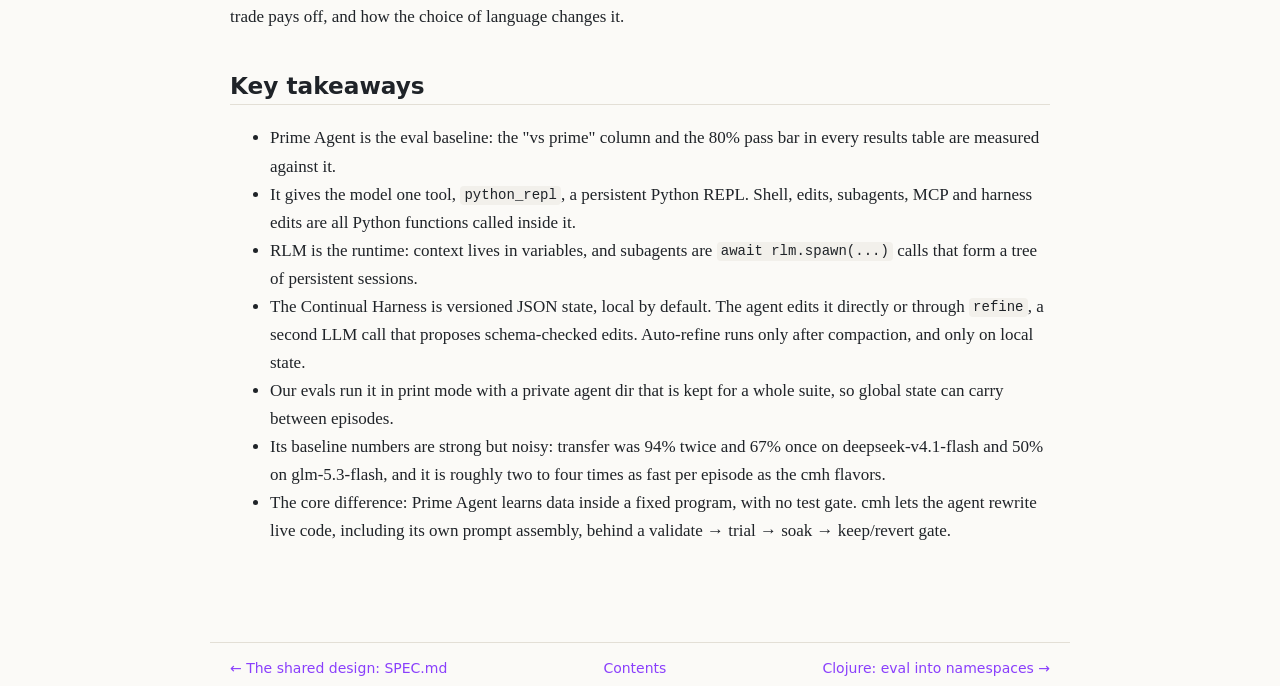
<file: book/03-prime-agent.html>
<!doctype html>
<html lang="en"><head><meta charset="utf-8">
<meta name="viewport" content="width=device-width, initial-scale=1">
<title>3. The reference: Prime Agent · Harness Engineering</title>
<link rel="stylesheet" href="style.css"></head><body>
<header class="book"><a href="index.html">Harness Engineering</a> · Chapter 3</header>
<main>
<h1>3. The reference: Prime Agent</h1>
<p class="subtitle">The harness every flavor in this book is measured against, and how it learns without rewriting its own code</p>

<p>Each harness in this book is scored against one baseline: Prime Agent. When the eval suite reports "98% overall, 100% vs prime", the second number is a ratio to this harness. The pass bar for a flavor is 80% of Prime Agent's overall pass rate. So before we look at Clojure namespaces or Forth words, we need to know the baseline.</p>

<p>Prime Agent also learns over time, but in a different way from the cmh flavors. Seeing that difference clearly is the main goal of this chapter.</p>

<p>Everything below comes from reading the source at <code>github.com/PrimeIntellect-ai/prime-agent</code>, HEAD <code>ea9d9602e release: v0.10.2</code> (2026-10-28), without running it. Where I am guessing rather than reading, I say so.</p>

<h2>What it is</h2>

<p>The README calls it <em>"Prime Agent: A Self-Improving RLM Harness"</em>, an "open-source coding and research agent for general and long-running work". Two ideas carry the design:</p>

<ul>
<li><strong>Recursive Language Model (RLM).</strong> In the README's words, it "treats context as variables (<em>prompt-as-a-variable</em>) and tools like recursive subagents as function calls (<em>programmatic tool /sub-agent calling</em>) inside a persistent REPL."</li>
<li><strong>Continual Harness.</strong> It "stores supplemental prompts, memories, skill descriptions, and reusable subagent specifications as durable state that Prime Agent can refine through small, evidence-backed updates, local to the session by default."</li>
</ul>

<p>Around those two ideas sits a full product: a daemon that keeps sessions alive, a TUI, agent-to-agent messaging, schedules, <code>/goal</code> and <code>/autonomous</code> modes, automatic compaction, and MCP support.</p>

<h3>Who made it, and where it came from</h3>

<p>Prime Intellect builds it, the company behind PRIME-RL and verifiers. The licence is MIT. A paper with the same title (arXiv 2608.23552) and a launch blog post (2026-08-05) describe it. The paper claims, among other results, an ARC-AGI-3 RHAE Best@1 rising from 30% to 95.5%. We did not reproduce any of its results. RLM comes from Alex L. Zhang (arXiv 2512.24601). Continual Harness is arXiv 2605.09998, by Seth Karten and colleagues, mostly at Princeton, and it grew out of the "Gemini Plays Pokémon" harness.</p>

<p>The first commit in the git history is <code>a74c5da11 2025-08-09 Mario Zechner "Initial monorepo setup…"</code>, the start of Zechner's <code>pi</code> coding agent, and he is the largest contributor by far (3063 commits). AGENTS.md says "we are not a pi fork" and asks for pi names to be scrubbed from user-visible surfaces, with an exception for wire identifiers, and names like <code>PI_CODING_AGENT_DIR</code> survive in the code. My reading: historically it is a fork, and the project rebrands it on purpose. Version 0.9.8 was the last TypeScript release. The current 0.10.x line is a Rust rewrite, and its merge gate is parity with the old TypeScript binary.</p>

<h3>Size and shape</h3>

<p>The Rust host is a 10-crate workspace (a crate is Rust's unit of compilation, roughly a library). It forbids <code>unsafe</code> code and runs clippy pedantic with warnings as errors. Together that is about 617k lines of <code>.rs</code>, tests included. Next to it sits a Python package, <code>prime-agent-runtime/</code>, named <code>rlm</code>. It has about 13k lines of source and 19k lines of tests. A <code>skills/</code> directory ships 13 bundled skills.</p>

<table>
<tr><th>Crate</th><th>What it owns</th><th>~LOC</th></tr>
<tr><td><code>pa-agent</code></td><td>The provider-independent turn loop: stream, dispatch tool calls, steering, stop hooks, abort</td><td>6k</td></tr>
<tr><td><code>pa-ai</code></td><td>Provider layer: per-API streaming clients, model registry, cost, retry, JSON repair</td><td>40k</td></tr>
<tr><td><code>pa-core</code></td><td>Session engine: <code>python_repl</code>, kernel lifecycle, skills, prompt assembly, compaction, harness refinement, MCP host side</td><td>136k</td></tr>
<tr><td><code>pa-daemon</code></td><td>Supervisor, one worker process per session, session store, auto-refine scheduling</td><td>179k</td></tr>
<tr><td><code>pa-tui</code></td><td>Terminal UI; talks to the daemon only</td><td>150k</td></tr>
<tr><td><code>pa-cli</code></td><td>The <code>prime-agent</code> binary; headless print mode; inline subagents</td><td>78k</td></tr>
<tr><td>others</td><td><code>pa-types</code> (13k), <code>pa-telemetry</code> (5k), <code>pa-models</code> (5k), <code>pa-perf</code> (5k)</td><td></td></tr>
</table>

<p>The cmh flavors in later chapters are far smaller: Prime Agent is a product, cmh a research substrate.</p>

<p>The process model has four layers in interactive use, and collapses to one in the mode our evals use:</p>

<div class="diagram">Interactive:   TUI ──► daemon (supervisor) ──► worker (one per session) ──► Python kernel
                                                     │
                                                     └─ Rust session engine, turn loop, refine

Print mode (-p, used by our evals):
               prime-agent -p ──► session engine in-process ──► Python kernel
                                  (no daemon; subagents run inline; exit after "RLM quiescence")</div>

<p>Sessions are stored as append-only JSONL files (one JSON object per line) under the agent directory.</p>

<h2>One tool: <code>python_repl</code></h2>

<p>Most coding agents give the model a list of tools: read file, write file, run shell, search. Prime Agent gives it one. The base system prompt opens with this:</p>

<pre><code># prime-agent harness

The prime-agent harness has one tool: `python_repl`, a persistent CPython REPL. All other tools are "programmatic tools", functions inside the Python REPL called via "programmatic tool calling" (PTC). All programmatic tools are async unless described otherwise and can be run in the background. `await` works directly and globally in the REPL.</code></pre>
<span class="src">prime-agent: crates/pa-core/src/prompts/layers/core.md:1-3</span>

<p>A <em>REPL</em> (read-eval-print loop) is an interactive interpreter: you send it code, it runs it, and, when persistent, it keeps the variables for the next call. If the model loads a 50 MB log into a variable <code>log</code> in one call, it can filter <code>log</code> in the next call without the log ever entering the model's context window. This is "prompt-as-a-variable": the data the model works on lives in program variables, and only what the model chooses to print comes back as text.</p>

<p>The tool's schema is just <code>{code: string}</code>. Here is how the Rust host defines it:</p>

<pre><code>    ToolDefinition {
        name: pa_types::ai::PYTHON_TOOL_NAME.to_string(),
        label: pa_types::ai::PYTHON_TOOL_NAME.to_string(),
        description: ipython_tool_description().to_string(),
        prompt_snippet:
            "python_repl - persistent Python REPL for code, state, and bash() orchestration"
                .to_string(),
        // The kernel is single-threaded; calls must not run in parallel.
        execution_mode: Some(ExecutionMode::Sequential),
        parameters: ipython_tool_schema(),
        prepare_arguments: None,</code></pre>
<span class="src">prime-agent: crates/pa-core/src/tools/ipython.rs:520-530</span>

<p>The <code>Sequential</code> line matters: there is one Python process per session, and it runs one thing at a time. The "kernel" here is that Python subprocess (<code>python -m rlm.repl</code>), which talks to the Rust host over a line-based JSON protocol. The cmh flavors use "kernel" for their own fixed core, so watch for the two meanings.</p>

<p>The host builds the kernel's virtual environment with <code>uv</code> and pre-imports the bundled skills. Variables are snapshotted and revived after restarts, best-effort: objects that cannot be serialized are dropped.</p>

<div class="warn">The README is direct about safety: "Prime Agent executes model-generated Python and project commands with your user permissions. Its worker and kernel processes improve lifecycle isolation and recovery; they are <strong>not</strong> a security sandbox."</div>

<h3>The tools inside the REPL</h3>

<p>Everything else the model can do is a Python function it calls from inside <code>python_repl</code>. The prompt lists them:</p>

<table>
<tr><th>Group</th><th>Functions</th></tr>
<tr><td>Shell and files</td><td><code>bash(cmd, persistent=False)</code> returns a handle immediately; <code>edit.run(path, old_str, new_str)</code> does an exact, unique-match replace; <code>attach_image(*paths)</code></td></tr>
<tr><td>Subagents</td><td><code>rlm.spawn</code>, <code>rlm.list_subagents</code>, <code>rlm.delete_subagent</code>, <code>rlm.rename</code>, <code>rlm.collect</code>, <code>rlm.find_models</code>, <code>rlm.progress_note</code></td></tr>
<tr><td>Messaging</td><td><code>agent_message.send(…, receiver_role="parent"|"child"|…)</code>, <code>agent_observe</code></td></tr>
<tr><td>Harness</td><td><code>refine.run()</code>, <code>refine.status()</code>, <code>rlm.harness.{create,update,delete}_{memory,prompt_note,skill,subagent}</code>, <code>rlm.get_harness_state</code></td></tr>
<tr><td>Session control</td><td><code>compact.run()</code>, <code>goal.create/get/complete</code>, <code>rlm_heartbeat.*</code></td></tr>
<tr><td>MCP</td><td><code>mcp.search_tools</code>, <code>describe_tool</code>, <code>call_tool</code>, <code>list_plugins</code>, …</td></tr>
<tr><td>Factory (opt-in)</td><td><code>rlm.factory.run/status/stop/resume</code>: declarative state machines of subagents, off unless <code>/factory on</code></td></tr>
</table>

<p>The usage prompt layer sets house rules for this style, for example:</p>

<blockquote>Agents do not keep the turn open by polling with `time.sleep()`, shell `sleep`, or repeated awaits of a still-running handle; they end the turn and collect the result on the done notification.</blockquote>
<span class="src">prime-agent: crates/pa-core/src/prompts/layers/usage.md:17</span>

<p>So <code>bash()</code> starts a background process and returns at once. When the command finishes after the calling <code>python_repl</code> block has returned, the harness sends the agent a <code>[bash-done]</code> notice as a new message.</p>

<h3>Recursion: subagents as function calls</h3>

<p>The "recursive" in RLM means a model can start another model as easily as it calls a function:</p>

<blockquote>prime-agent is a recursive harness. Each session builds a tree of agents, starting at depth 0. Each agent up to a user-configured limit can launch subagents. These subagents are persistent, just like the root session. Each agent can communicate with its nuclear family: its singular parent (except for depth 0 sessions which have no parent), its siblings (other subagents under the same parent), and its children (its own subagents).</blockquote>
<span class="src">prime-agent: crates/pa-core/src/prompts/layers/core.md:29</span>

<p>Each child is a full session with its own kernel. <code>await rlm.spawn(prompt, name=...)</code> returns immediately with a handle, never with the child's answer. Answers come back only as <code>agent_message</code> replies or as files. <code>/rlm-max-depth</code> caps the depth of the tree.</p>

<div class="diagram">depth 0   root session ── kernel
            │  await rlm.spawn("summarise logs", name="logs")
            ▼
depth 1   "logs" ── kernel ──► agent_message.send(result, receiver_role="parent")
            │
depth 2   … (up to /rlm-max-depth)</div>

<h3>MCP tools are found by search, not listed</h3>

<p>MCP (Model Context Protocol) is a standard way to plug external services into an agent as tools. Many harnesses add every MCP tool to the model's tool list, which can mean hundreds of schemas in every request. Prime Agent registers none with the model. The MCP client runs inside the Python kernel, where the model searches for a tool, reads its schema and calls it. The search is deliberately simple:</p>

<pre><code>def _match_tools(generation: _Generation, query: str, limit: int) -&gt; list[dict[str, Any]]:
    needle = query.lower()
    matches: list[dict[str, Any]] = []
    for name, tool in generation.tools.items():
        if not generation.allows(name):
            continue
        haystack = f"{name}\n{tool.get('description') or ''}".lower()
        if needle not in haystack:
            continue
        matches.append(
            {"connectionId": generation.server, "name": name, "description": tool.get("description") or ""}
        )
        if len(matches) &gt;= limit:
            break
    return matches</code></pre>
<span class="src">prime-agent: prime-agent-runtime/src/rlm/mcp.py:820-834</span>

<p>It is a case-insensitive substring test on name plus description, with no embeddings or ranking, over at most 8 servers per search. Chapter 12 shows how other harnesses do "tool search".</p>

<h2>The turn loop</h2>

<p>Under all this sits a conventional agent loop: ask the model, run the tool calls it asked for, append the results, ask again. Prime Agent's loop is a port of the TypeScript one, and its core is short:</p>

<pre><code>            let tool_calls = message
                .tool_calls()
                .into_iter()
                .cloned()
                .collect::&lt;Vec&lt;ToolCall&gt;&gt;();

            let mut tool_results: Vec&lt;ToolResultMessage&gt; = Vec::new();
            has_more_tool_calls = false;
            if !tool_calls.is_empty() {
                let executed_tool_batch =
                    execute_tool_calls(current_context, &amp;message, config, signal, emit).await?;
                tool_results.extend(executed_tool_batch.messages);
                has_more_tool_calls = !executed_tool_batch.terminate;

                for result in &amp;tool_results {
                    current_context
                        .messages
                        .push(AgentMessage::from(result.clone()));
                    new_messages.push(AgentMessage::from(result.clone()));
                }
            }</code></pre>
<span class="src">prime-agent: crates/pa-agent/src/agent_loop/run.rs:91-111</span>

<p>The loop does not know which tools exist; they arrive through a dispatcher. Its hook points (<code>convert_to_llm</code> before every request, <code>should_stop_after_turn</code>, steering polls for <code>/goal</code> and <code>/autonomous</code>) are fixed Rust code that the agent cannot replace. Between turns the engine checks the compaction threshold (95% of the context window by default), queued messages, and any refine the model asked for. Providers are keyed by API dialect (anthropic, openai-completions, google, bedrock, …), not by vendor, which matters for our evals.</p>

<h2>How it learns: the Continual Harness</h2>

<p>The prompt draws a clean line between the two halves of the design:</p>

<blockquote>Terminology: continual harness names the persisted prompt, memory, skill, and subagent layer; RLM names the runtime, Python REPL kernel, and native call interface exposed to the model.</blockquote>
<span class="src">prime-agent: crates/pa-core/src/prompts/layers/usage.md:26</span>

<p>RLM is the machine. The continual harness is the data the machine learns. Here are the kinds of data:</p>

<pre><code>pub const REFINEMENT_KINDS: [&amp;str; 5] = ["prompt", "memory", "skill", "subagent", "factory"];</code></pre>
<span class="src">prime-agent: crates/pa-core/src/refinement/mod.rs:10</span>

<ul>
<li><strong>prompt</strong>: supplemental prompt notes, narrow behavioural rules.</li>
<li><strong>memory</strong>: facts, decisions, failures, preferences.</li>
<li><strong>skill</strong>: a description plus a pointer (<code>reference: {"type":"python", import, callable}</code>) to a Python function that is already installed.</li>
<li><strong>subagent</strong>: a reusable delegation spec: purpose, instructions, when to spawn.</li>
<li><strong>factory</strong>: a state-machine workflow of subagents (only when factory mode is on).</li>
</ul>

<h3>Where the state lives</h3>

<p>All of it is one JSON file, <code>harness_state.json</code>, holding entries by kind plus a list of refinement events. There are two copies with different scopes:</p>

<table>
<tr><th>Scope</th><th>File</th><th>Seen by</th></tr>
<tr><td>local (default)</td><td><code>&lt;session_dir&gt;/harness/harness_state.json</code></td><td>this session only</td></tr>
<tr><td>global</td><td><code>&lt;agent_dir&gt;/harness/harness_state.json</code></td><td>every future session using this agent dir</td></tr>
</table>

<p>The two are merged when read. Entries are versioned, <code>refinement_history.jsonl</code> records every change, and snapshots support rollback.</p>

<h3>How the state reaches the model</h3>

<p>The base system prompt is never edited. Instead, the engine renders a short, ranked digest of the harness state and sends it as a separate user message, so the static system prompt can stay cached by the provider:</p>

<pre><code>pub const HARNESS_DIGEST_PREFIX: &amp;str = "[harness-digest]\n\nThe persistent memories produced across this session so far:\n\n&lt;harness_state&gt;\n";</code></pre>
<span class="src">prime-agent: crates/pa-core/src/session_engine/messages.rs:16</span>

<p>The digest is small on purpose. <code>format_harness_state_for_prompt</code> (<code>refinement/ranking.rs:195</code>) takes the top 3 entries of each kind, cuts each to 140 characters, and adds the last 10 refinements (<code>refinement/mod.rs:17-19</code>). Entries are ranked by an IDF-weighted term score against the current goal and recent messages. IDF (inverse document frequency) means rare words count for more than common ones. The digest tells the model these are "compact summaries, not full descriptions", and the model can read full entries through <code>rlm.harness</code> when it needs them.</p>

<h3>Three ways the state changes</h3>

<p><strong>1. The agent edits it directly.</strong> From Python, the model calls functions like this one:</p>

<pre><code>    def create_memory(
        self,
        title: str,
        content: str,
        *,
        id: str | None = None,
        path: str = "general",
        metadata: dict[str, Any] | None = None,
        global_: bool = False,
        **kwargs: Any,
    ) -&gt; HarnessEntry:
        return self.create("memory", title, content, id=id, path=path, metadata=metadata, global_=global_, **kwargs)</code></pre>
<span class="src">prime-agent: prime-agent-runtime/src/rlm/harness.py:932-943</span>

<p>The call is synchronous, and the kernel writes the file under a lock. Note <code>global_: bool = False</code>: unless the model asks for global, the memory dies with the session.</p>

<p><strong>2. Refine: a second model call reviews the trajectory.</strong> The user types <code>/refine</code>, or the agent calls <code>await refine.run()</code>. When the current turn ends, a separate LLM call runs with its own system prompt. It sees the trajectory, the current harness overview and the refinement history, and returns JSON edits. The prompt describes the job well:</p>

<blockquote>This is similar in spirit to context compaction, but instead of summarizing the conversation you emit precise Create, Update, or Delete edits to reusable state. … prompt: supplemental prompt notes only. The base system prompt is immutable and MUST NOT be rewritten. … Prefer small evidence-backed edits. If prior refinements caused issues, rollback or replace the faulty editable entries. Never edit source files directly.</blockquote>
<span class="src">prime-agent: crates/pa-core/src/refinement/planner.rs:10 (excerpts from <code>REFINEMENT_SYSTEM_PROMPT</code>)</span>

<p>The output is <code>{summary, rationale, expectedOutcome, edits:[…]}</code>, with a budget of 32,000 output tokens. Each edit must pass <code>validate_edit</code>, which enforces the immutability rule in code, not only in prose:</p>

<pre><code>    if kind == RefinementKind::Prompt
        &amp;&amp; (edit.id.as_deref() == Some("base_system_prompt")
            || computed_id == Some("base_system_prompt"))
    {
        return Some("base system prompt is not editable".to_string());
    }</code></pre>
<span class="src">prime-agent: crates/pa-core/src/refinement/planner.rs:210-215</span>

<p>Skill edits must also include <code>arguments</code> and a Python <code>reference</code>, and <code>harnessRefinements: false</code> in settings switches the whole system off. <code>/refine --global</code> or <code>refine.run(global_=True)</code> writes the global store.</p>

<p><strong>3. Auto-refine after compaction.</strong> Compaction means replacing old conversation with a summary when the context window fills up. After a successful compaction, at the next quiet turn boundary, a cheap review call (4,096 output tokens) decides whether a refine is worth running. Its prompt says to "Reject one-off noise, unsupported hypotheses, and transient tool outputs." If the reviewer approves, a normal refine runs, and its scope is hard-coded to local:</p>

<pre><code>        let options = RefineOptions {
            global: false,
            instructions: Some(auto_refine_instructions(AUTO_REFINE_COMPACT_REASON, review)),
            rollback_id: None,
        };
        self.refine(
            &amp;options,
            RefinementSource::Auto,
            model,</code></pre>
<span class="src">prime-agent: crates/pa-core/src/session_engine/refine.rs:622-630</span>

<p>The defaults:</p>

<pre><code>impl Default for AutoRefineGates {
    fn default() -&gt; Self {
        Self {
            enabled: true,
            turn_interval: 25,
            compact: true,
            cooldown_ms: 20 * 60 * 1000,
        }
    }
}</code></pre>
<span class="src">prime-agent: crates/pa-core/src/session_engine/refine.rs:39-48</span>

<div class="note"><code>turn_interval: 25</code> suggests a refine every 25 turns, but in this Rust tree I found no code outside tests that reads it (it is only parsed and clamped to at least 1). The only trigger I found wired up is the compaction one, which returns early unless both <code>gates.enabled</code> and <code>gates.compact</code> are set. A turn-count trigger may exist in the TypeScript version; I did not check.</div>

<h3>Skills as code, after the next bootstrap</h3>

<p>New <em>executable</em> behaviour enters another way. The bundled <code>skill-creator</code> skill scaffolds a Python package under <code>.prime/agent/skills/&lt;name&gt;/</code>, and the host installs it into the kernel venv on the next bootstrap: a new session, or <code>/reload</code> in an interactive one. A harness <code>skill</code> entry only points at such a package.</p>

<h2>How our evals run it</h2>

<p>Our eval runner (chapter 11) treats each harness as a command line. Prime Agent's entry:</p>

<pre><code>  "prime": {
    "cmd": [
      "~/.local/bin/prime-agent",
      "-p",
      "--provider",
      "anthropic",
      "--model",
      "{model}",
      "{prompt}"
    ],
    "env": {
      "PRIME_AGENT_CODING_AGENT_DIR": "{state}",
      "ANTHROPIC_API_KEY": "via-eval-proxy",
      "DO_NOT_TRACK": "1"
    },
    "models_json": true
  },</code></pre>
<span class="src">evals/harnesses.json:2-18</span>

<ul>
<li><code>-p</code> is print mode (the in-process engine shown above); the final answer goes to stdout, which the runner saves to <code>logs/&lt;tag&gt;.stdout.txt</code> for the suite's check script to grade.</li>
<li><code>PRIME_AGENT_CODING_AGENT_DIR</code> is Prime Agent's whole state root: settings, sessions, personal skills, and the <strong>global</strong> <code>harness/harness_state.json</code>. Pointing it at <code>{state}</code> gives each run a clean, private agent dir.</li>
<li><code>ANTHROPIC_API_KEY</code> is a placeholder. The real key never reaches the harness; a local proxy adds it and counts tokens.</li>
<li><code>DO_NOT_TRACK=1</code> turns off telemetry delivery.</li>
</ul>

<p>The cmh harnesses get the proxy address through <code>ANTHROPIC_BASE_URL</code>. Prime Agent needs it in a different place: a <code>models.json</code> file in its agent dir that overrides the built-in <code>anthropic</code> provider's endpoint. That is what <code>models_json: true</code> triggers:</p>

<pre><code>        if h.get("models_json"):  # Prime Agent: base URL override through its models.json
            (state / "models.json").write_text(json.dumps({"providers": {"anthropic": {"baseUrl": base}}}))</code></pre>
<span class="src">evals/run.py:294-295</span>

<p>Here <code>base</code> is <code>http://127.0.0.1:{proxy_port}/t/{tag}</code>, and the tag names the harness, suite, trial and episode, so the proxy can bill each episode separately.</p>

<h3>State carries over between episodes</h3>

<p>A suite is a sequence of episodes. The learning suites (<code>l*</code>) and reuse suites (<code>r*</code>) teach something in the first episode and check in later ones whether it stuck. For example, <code>l1-house-style</code> first asks for <code>text_utils.py</code> and states a project rule "for every future task": each file starts with <code># owner: team-orion</code> and each function has a docstring. Episodes 2 to 4 ask for other files and do not mention the rule. The runner makes this possible by reusing one state dir for a whole suite:</p>

<pre><code>def run_suite(hname, h, suite_dir, spec, trial, model, port, usage, timeout, logs_dir, fresh_state=False,
              isolate=True):
    state = pathlib.Path(tempfile.mkdtemp(prefix=f"cmh-eval-state-{hname}-"))
    rows = []
    try:
        for number, ep in enumerate(spec["episodes"], start=1):
            if fresh_state:  # control: no memory carried between episodes
                shutil.rmtree(state, ignore_errors=True)
                state.mkdir()</code></pre>
<span class="src">evals/run.py:317-325</span>

<p>For Prime Agent, the global harness, personal skills, settings and old sessions all survive between episodes.</p>

<div class="warn">My reading of the code, which I have not confirmed from logs: each <code>-p</code> episode is a new session, so <em>local</em> harness entries from episode 1 are invisible in episode 2. Transfer only works if the model writes <em>global</em> entries (<code>global_=True</code>, <code>/refine --global</code>) or leaves files on disk. Auto-refine is local-only and fires only after compaction, which short eval episodes rarely reach. To check, look for <code>harness/harness_state.json</code> in a kept state dir, or <code>refinement_outcome</code> rows in session JSONL.</div>

<h3>The baseline numbers</h3>

<p>Prime Agent's own rows from the result files, all with 15 suites and 2 trials:</p>

<table>
<tr><th>Run</th><th>Overall</th><th>Coding</th><th>Learning transfer</th><th>Median s/episode</th></tr>
<tr><td><code>deepseek-v4.1-flash</code></td><td>98%</td><td>100%</td><td>94%</td><td>13.6</td></tr>
<tr><td><code>z-ai/glm-5.3-flash</code></td><td>79%</td><td>96%</td><td>50%</td><td>6.9</td></tr>
<tr><td>forth run (with <code>forth_eval</code>), deepseek</td><td>88%</td><td>100%</td><td>67%</td><td>16.4</td></tr>
<tr><td>forth run (no scratchpad), deepseek</td><td>98%</td><td>100%</td><td>94%</td><td>12.1</td></tr>
</table>
<span class="src">evals/results-deepseek-v4.1-flash.md:9, results-glm-5.3-flash.md:9, results-forth-deepseek-v4.1-flash.md:9, results-forth-no-scratchpad-deepseek-v4.1-flash.md:9</span>

<p>Two things stand out. First, Prime Agent is fast: its median episode takes about half the time of the cmh flavors in the same runs, or less (13.6 s against 27.6–30.1 s on deepseek, 6.9 s against 21.0–25.0 s on GLM). Second, its transfer score moves a lot. On deepseek-v4.1-flash, with the same suites, it was 94% in two runs and 67% in the Forth run with <code>forth_eval</code>; on GLM it was 50%. Transfer is scored on only 18 episodes (9 per trial), so each one is worth about 6 points: 94% is 17 of 18, 67% is 12. Read the "vs prime" column in later chapters with that noise in mind. Later, on the isolated one-trial reuse matrix (suites <code>r1</code>–<code>r4</code>), Prime Agent passed 32/32 with a 33.1 s median, against 74.2–122.0 s for the flavors (<span class="src">evals/results/matrix-memory/summary.md</span>). Chapter 11 has the details.</p>

<h2>How it differs from cmh</h2>

<p>Both projects say "self-improving", but they mean different things.</p>

<p>cmh (chapter 2) lets the agent rewrite its own <em>userspace</em> while it runs: tools, prompt notes, and the hooks that assemble its own prompt (<code>compose_system</code>, <code>select_lessons</code>). Every change goes through <code>propose_def</code>: it is validated against its tests in a scratch environment, goes live as a trial, and is kept only after a few clean uses. If it fails during that soak, it is reverted automatically and the verdict is written down so the model does not retry the idea blindly.</p>

<p>Prime Agent learns <em>data</em>, not <em>code</em>:</p>

<table>
<tr><th></th><th>Prime Agent</th><th>cmh flavors</th></tr>
<tr><td>What the agent can change</td><td>Prompt notes, memories, skill and subagent descriptions (JSON entries)</td><td>Tools, notes and hooks as live code in the host language</td></tr>
<tr><td>Prompt assembly</td><td>Fixed Rust; layer order is a "surface contract (must not change)"; digest ranking is fixed</td><td>The <code>compose_system</code> and <code>select_lessons</code> hooks are userspace and can be rewritten</td></tr>
<tr><td>Tool surface</td><td>Fixed: one tool, <code>python_repl</code>; new abilities are Python functions inside it</td><td>New model-level tools can be defined at runtime</td></tr>
<tr><td>When new code goes live</td><td>Skill packages load on the next bootstrap (next session or <code>/reload</code>)</td><td>Right away, as a trial version</td></tr>
<tr><td>Gate on changes</td><td>Schema validation (<code>validate_edit</code>), plus the model's own <code>expectedOutcome</code> and an optional review LLM; no tests, no trial run</td><td>Validate with tests → trial → soak → keep or revert</td></tr>
<tr><td>Rollback</td><td>Manual or chosen by the model (<code>rollback_id</code>)</td><td>Automatic on a soak failure, and recorded as a verdict</td></tr>
<tr><td>Default scope</td><td>Local to the session; global only on request</td><td>Persistent across tasks through the state dir</td></tr>
<tr><td>Fixed core</td><td>~617k lines of Rust plus static prompt layers</td><td>A small kernel per flavor</td></tr>
</table>

<p>The usage prompt does ask the model to check its own refinements:</p>

<blockquote>they diagnose the issue, update the smallest relevant continual harness component, validate on the next action, then record the outcome.</blockquote>
<span class="src">prime-agent: crates/pa-core/src/prompts/layers/usage.md:27 (excerpt)</span>

<p>But that "validate" is a request to the model, not a gate in the harness. I found no code in <code>refinement/</code> or <code>session_engine/refine.rs</code> that tests or replays a change before keeping it, though I did not search the whole 617k lines.</p>

<p>Prime Agent can change code informally: REPL helpers survive in the session snapshot, and with <code>bash()</code> it could edit any file, even its own install. None of that is gated or versioned.</p>

<p>Neither approach is simply better. In Prime Agent the model cannot break its own loop, because the loop is compiled Rust it cannot touch. The price is a ceiling: no amount of learning changes how its prompt is built or which tools exist. cmh removes that ceiling and pays for it with the gate machinery of chapter 2. The rest of this book asks whether that trade pays off, and how the choice of language changes it.</p>

<h2>Key takeaways</h2>
<ul>
<li>Prime Agent is the eval baseline: the "vs prime" column and the 80% pass bar in every results table are measured against it.</li>
<li>It gives the model one tool, <code>python_repl</code>, a persistent Python REPL. Shell, edits, subagents, MCP and harness edits are all Python functions called inside it.</li>
<li>RLM is the runtime: context lives in variables, and subagents are <code>await rlm.spawn(...)</code> calls that form a tree of persistent sessions.</li>
<li>The Continual Harness is versioned JSON state, local by default. The agent edits it directly or through <code>refine</code>, a second LLM call that proposes schema-checked edits. Auto-refine runs only after compaction, and only on local state.</li>
<li>Our evals run it in print mode with a private agent dir that is kept for a whole suite, so global state can carry between episodes.</li>
<li>Its baseline numbers are strong but noisy: transfer was 94% twice and 67% once on deepseek-v4.1-flash and 50% on glm-5.3-flash, and it is roughly two to four times as fast per episode as the cmh flavors.</li>
<li>The core difference: Prime Agent learns data inside a fixed program, with no test gate. cmh lets the agent rewrite live code, including its own prompt assembly, behind a validate → trial → soak → keep/revert gate.</li>
</ul>
</main>
<footer class="nav"><a href="02-shared-design.html">← The shared design: SPEC.md</a><a href="index.html">Contents</a><a href="04-clojure.html">Clojure: eval into namespaces →</a></footer>
</body></html>
</file>
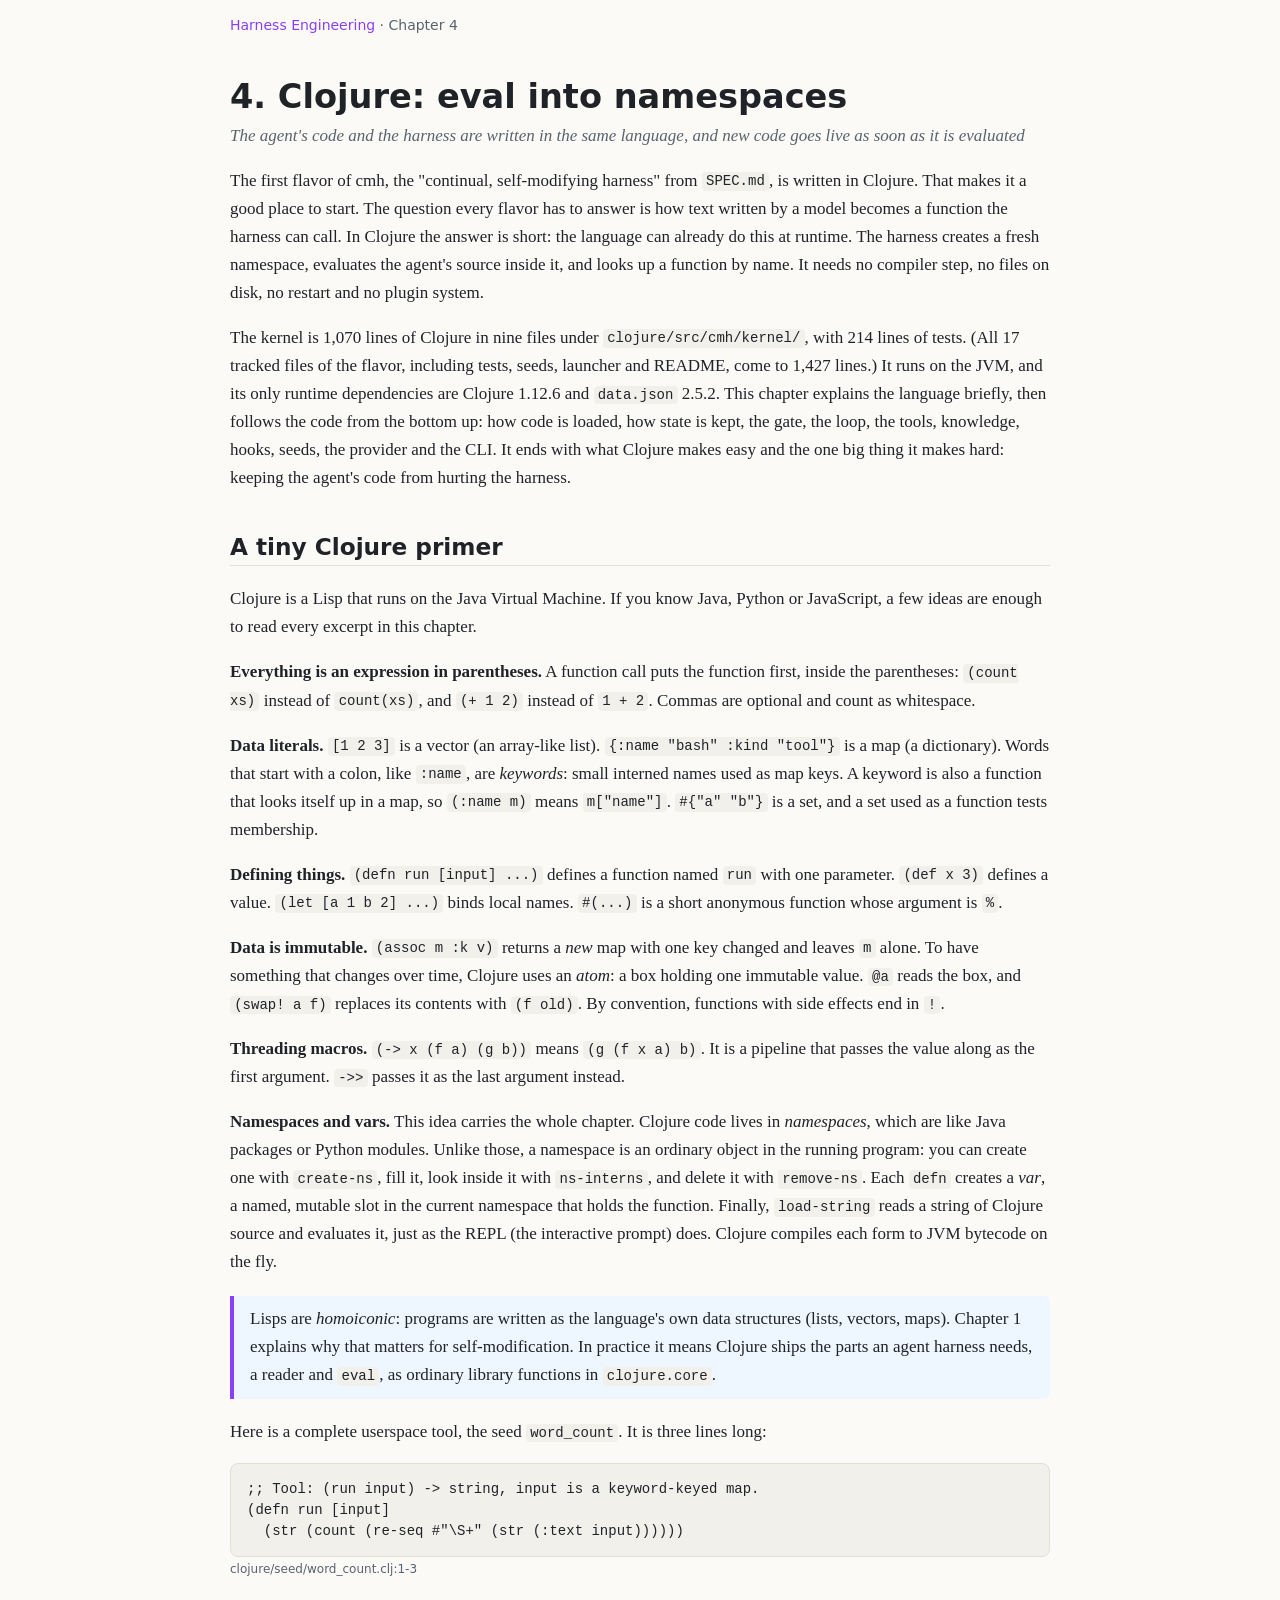
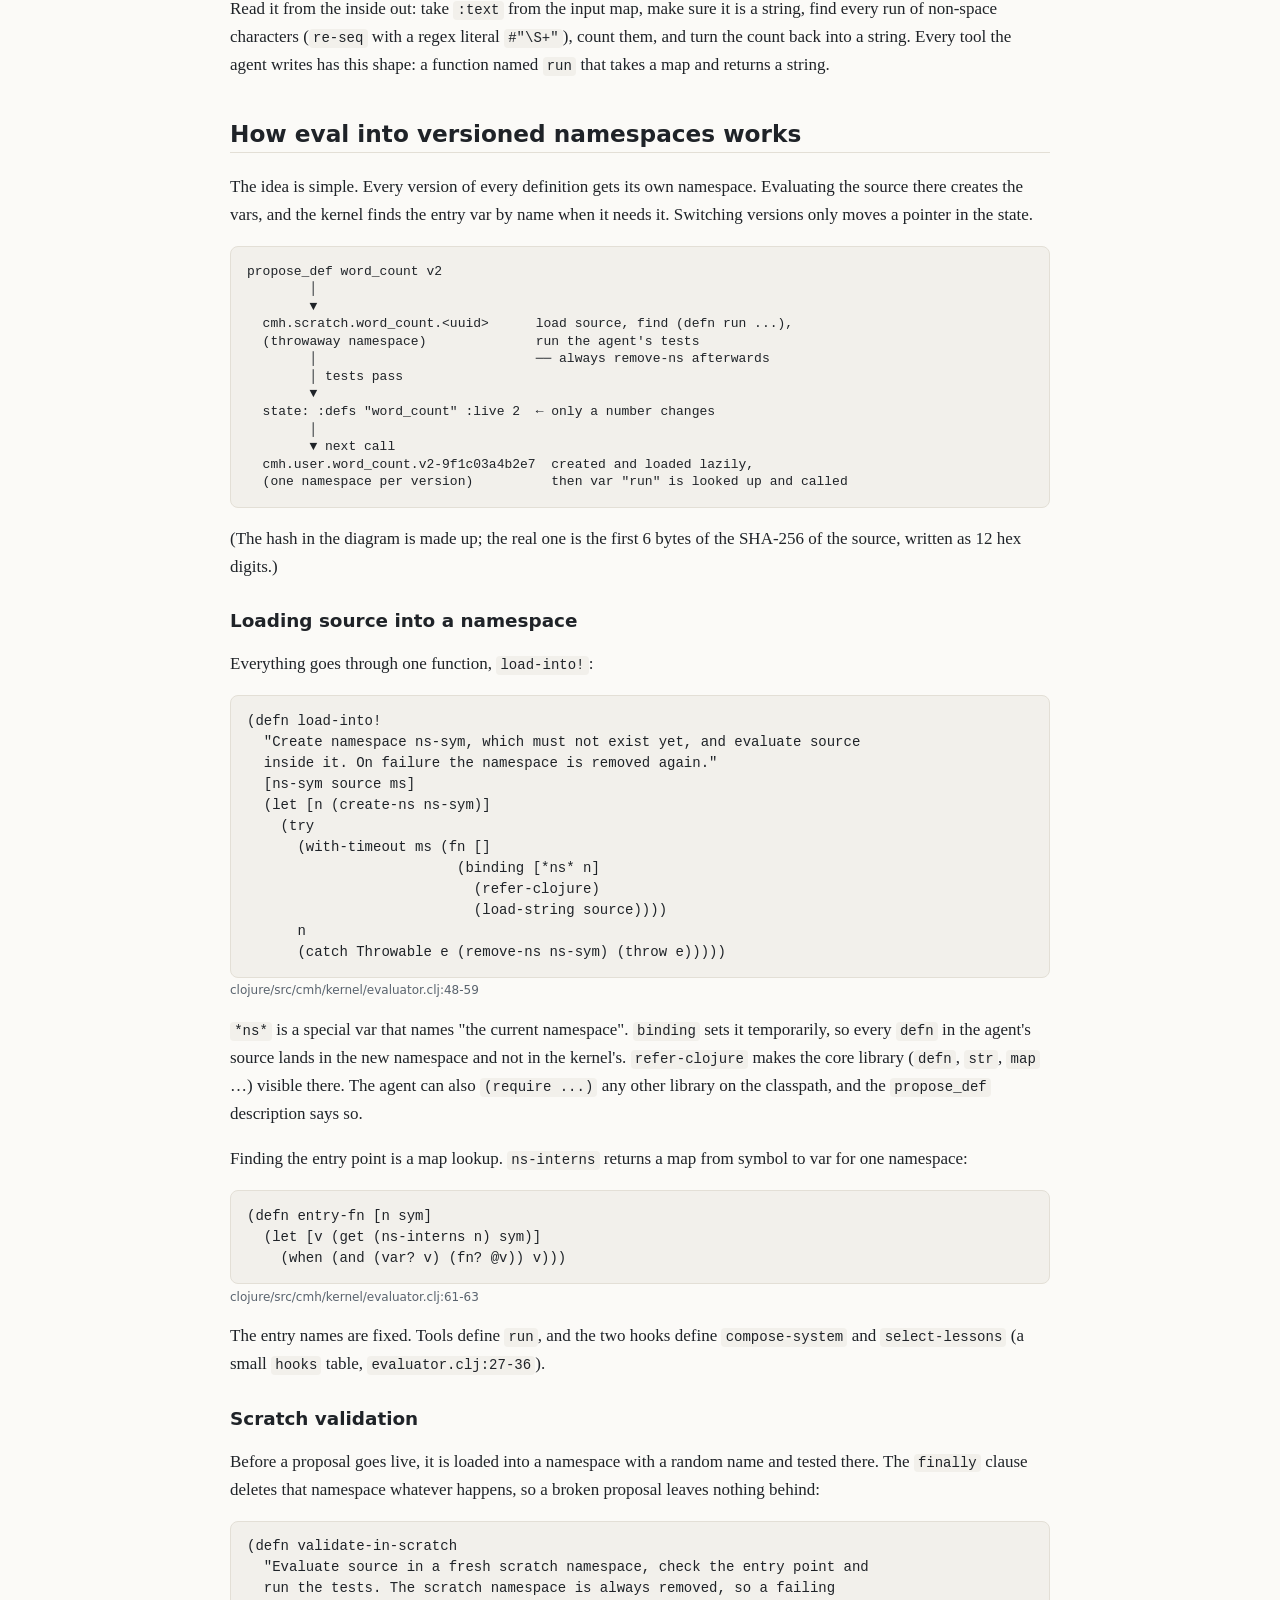
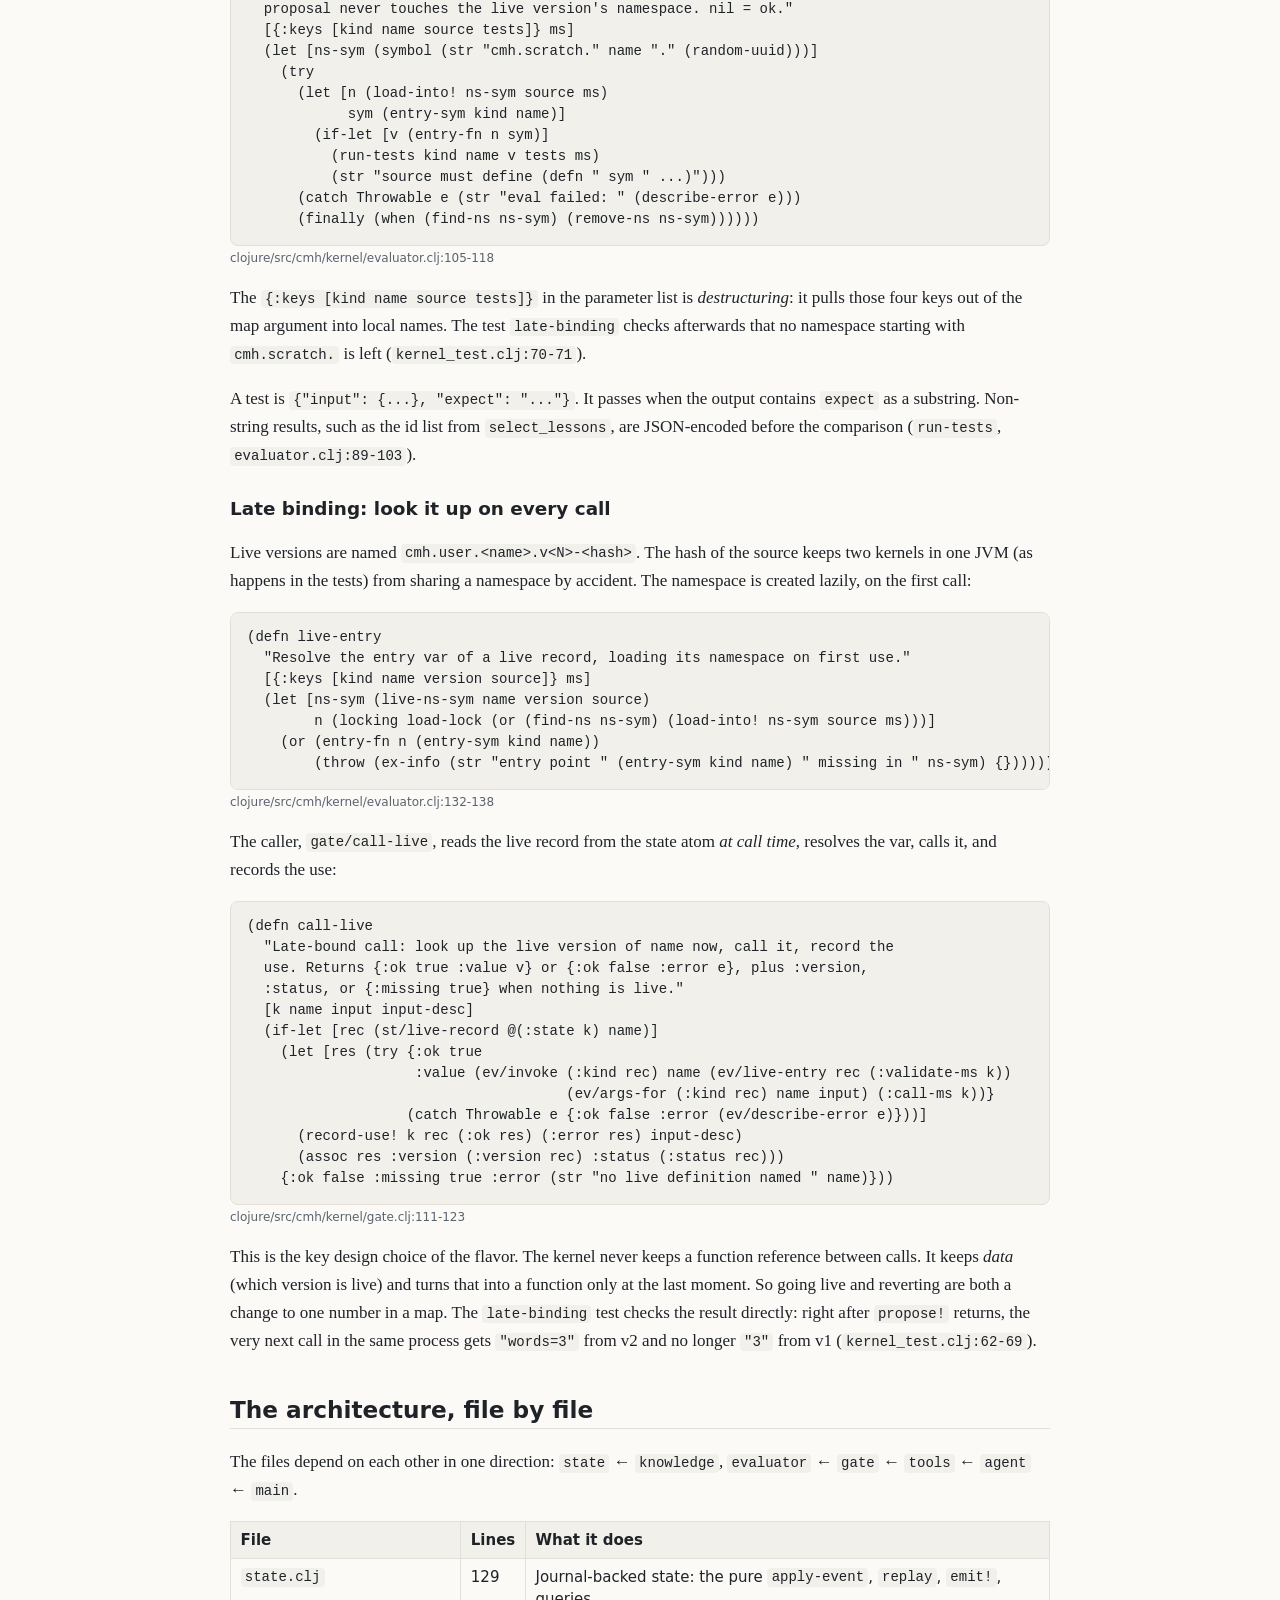
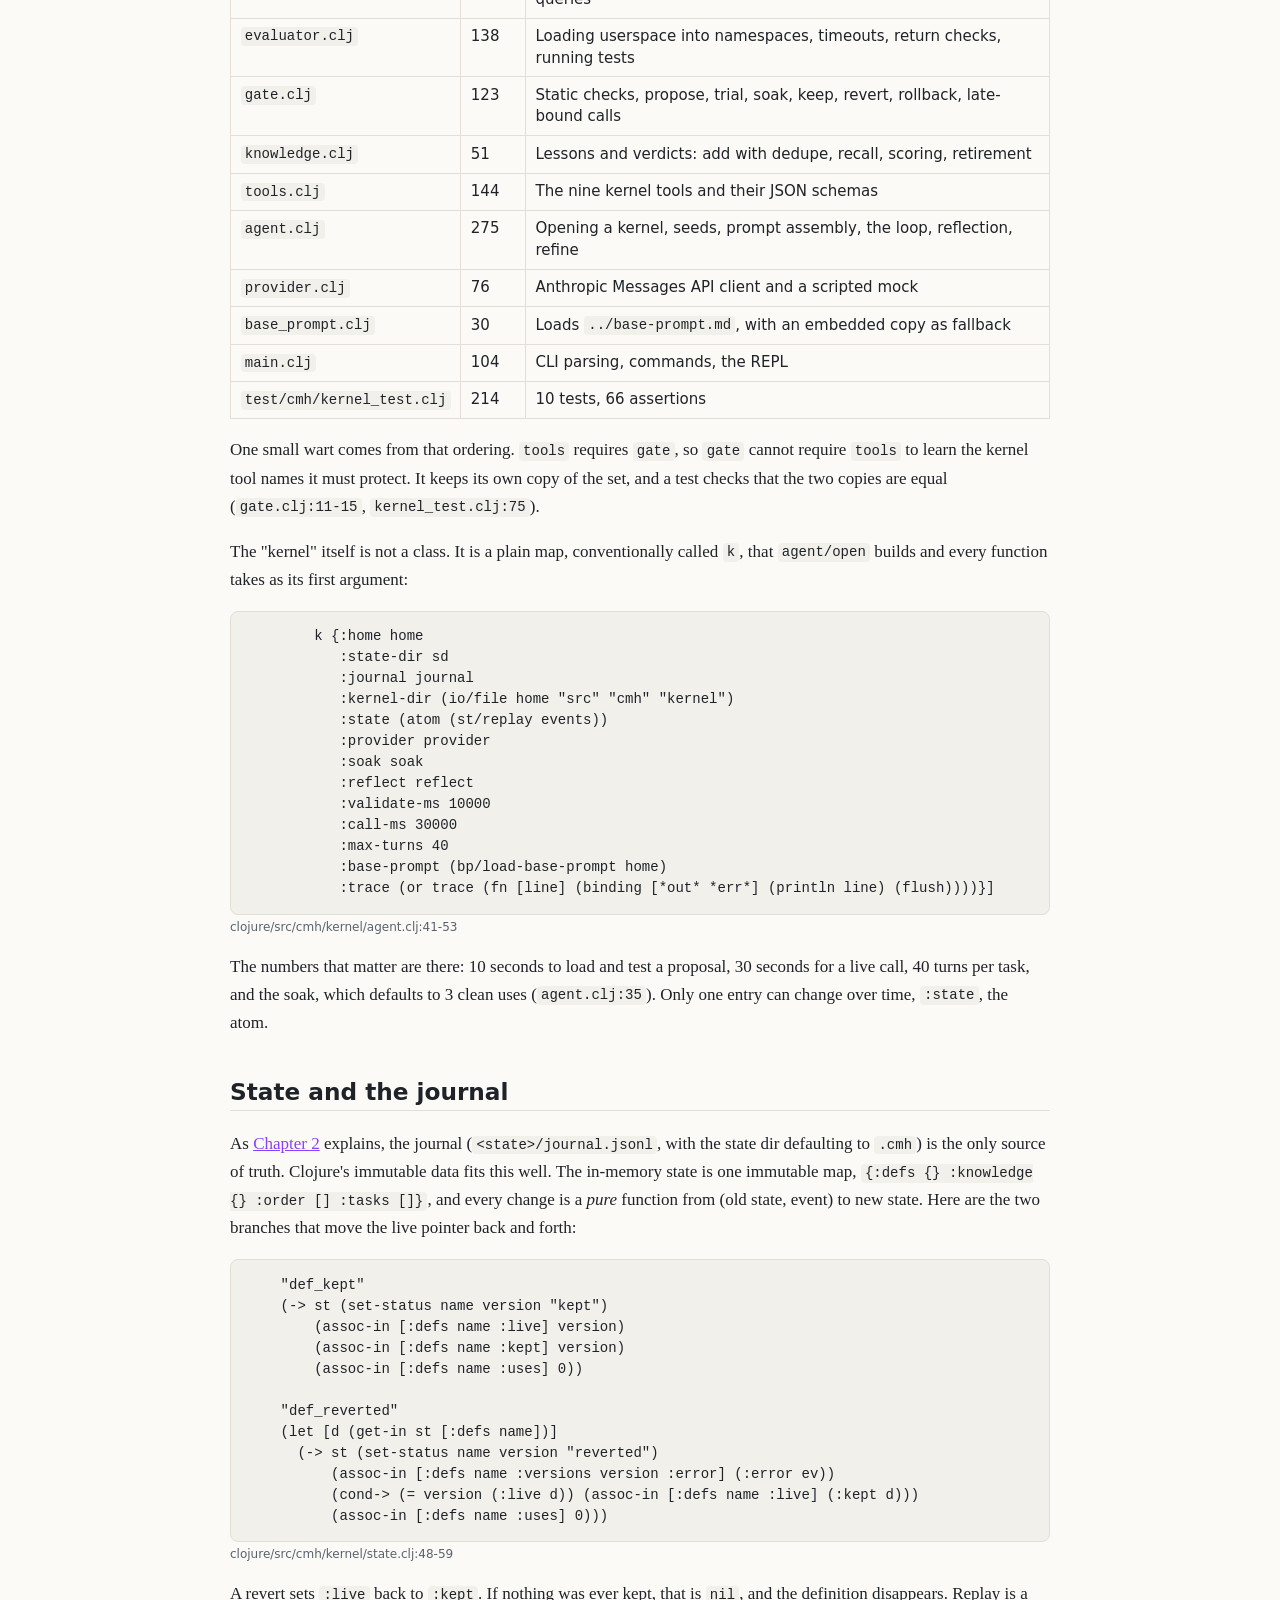
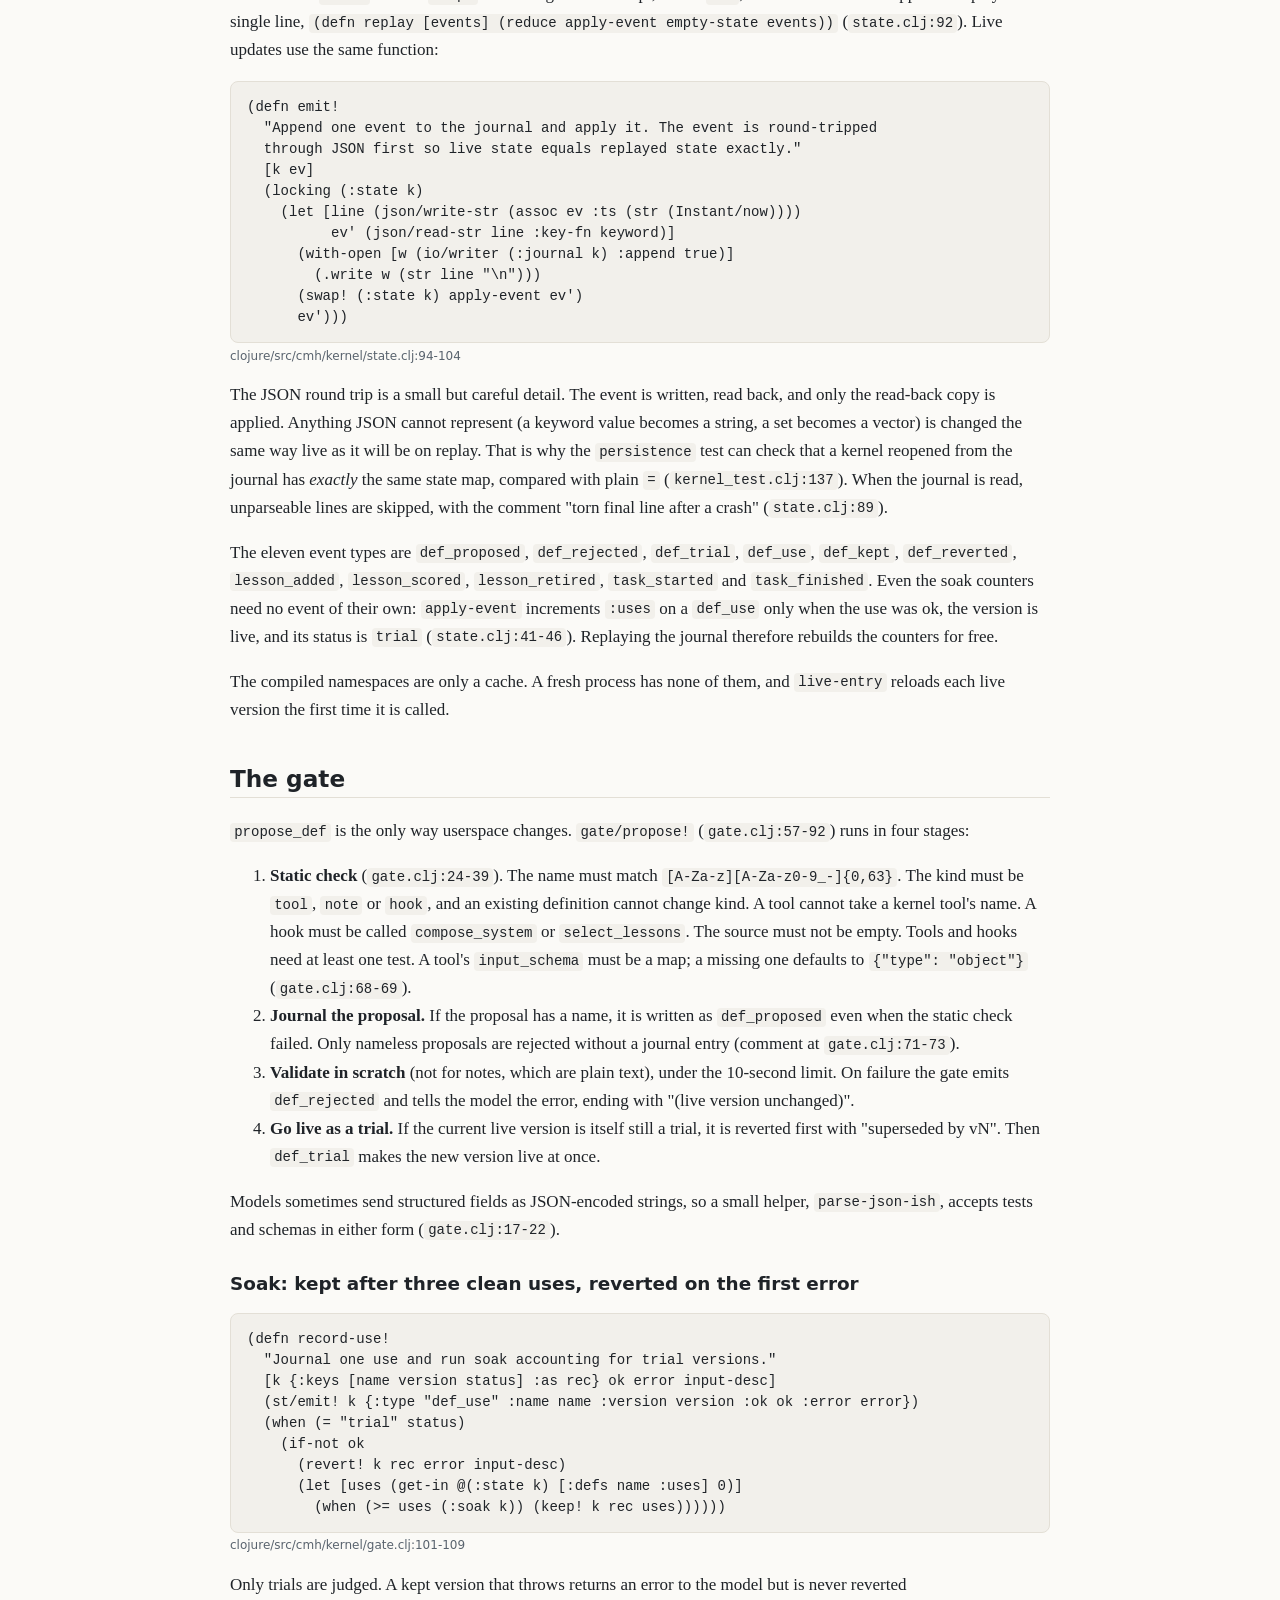
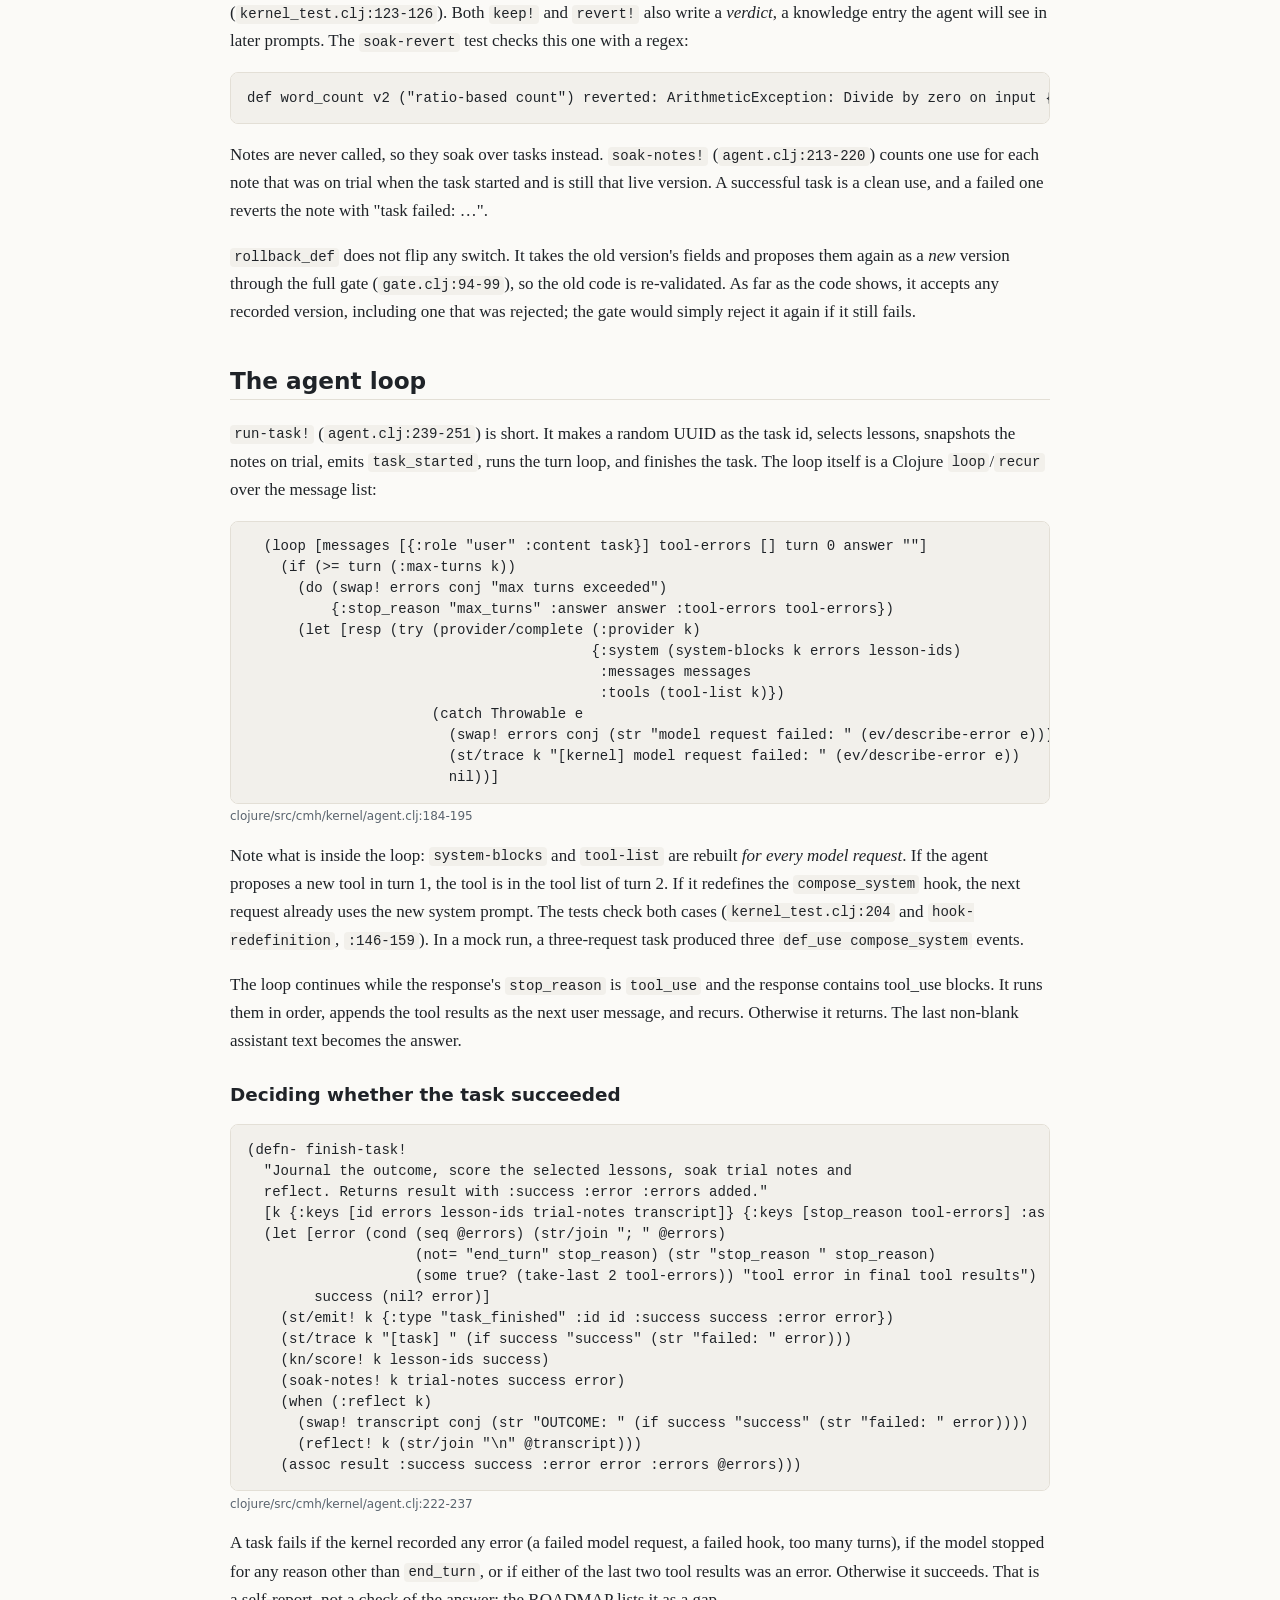
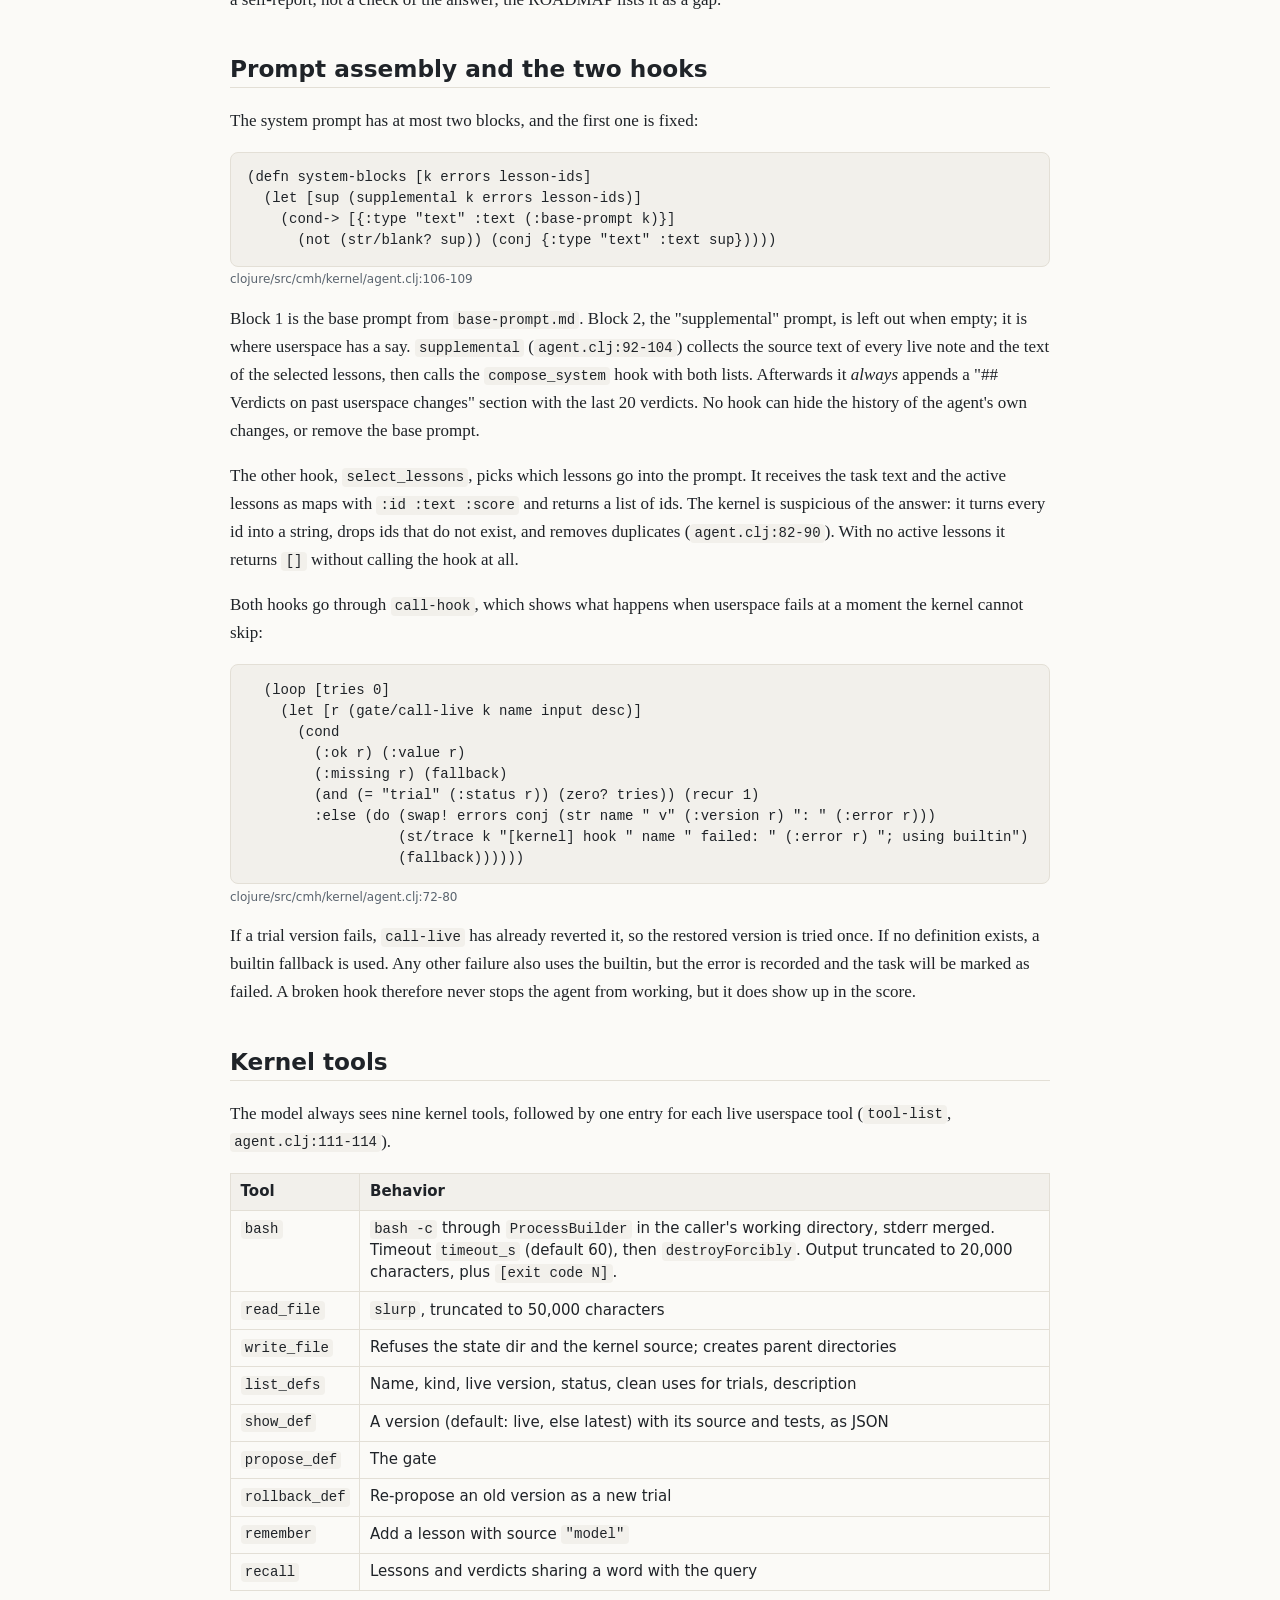
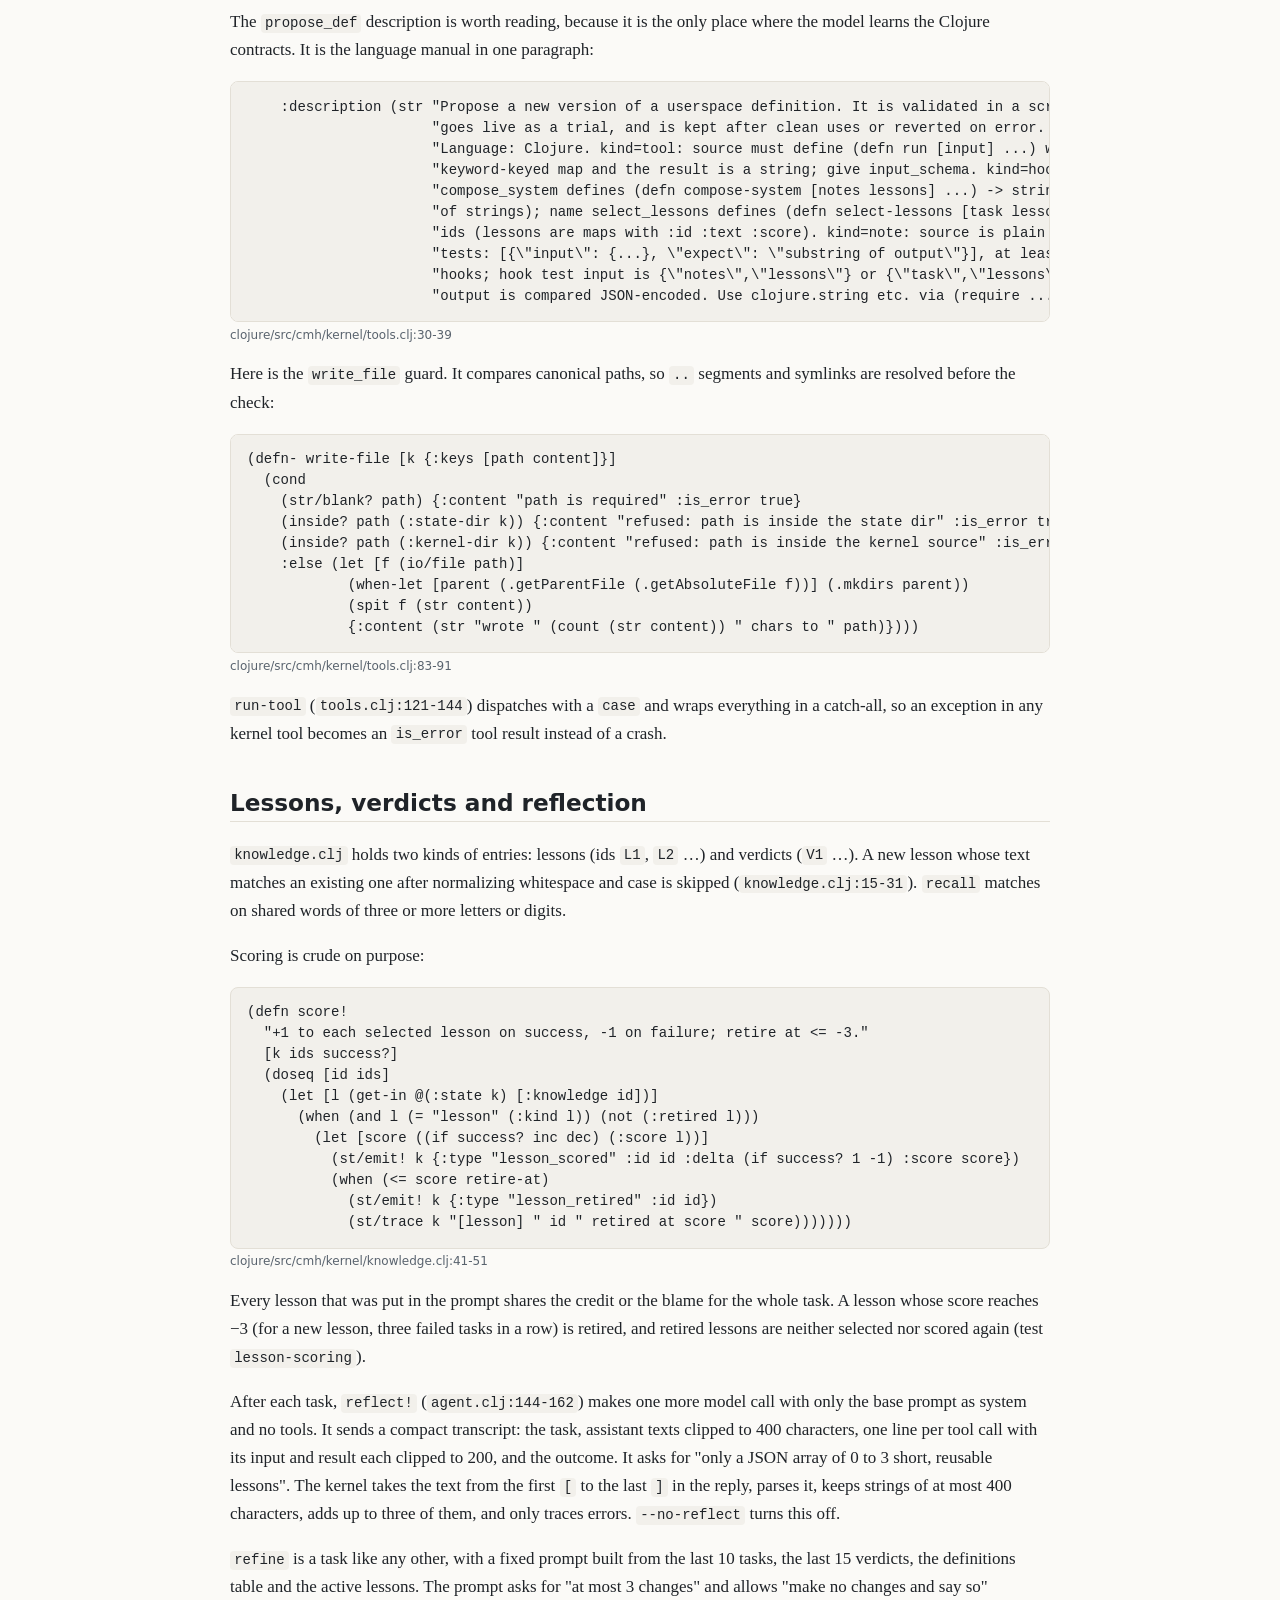
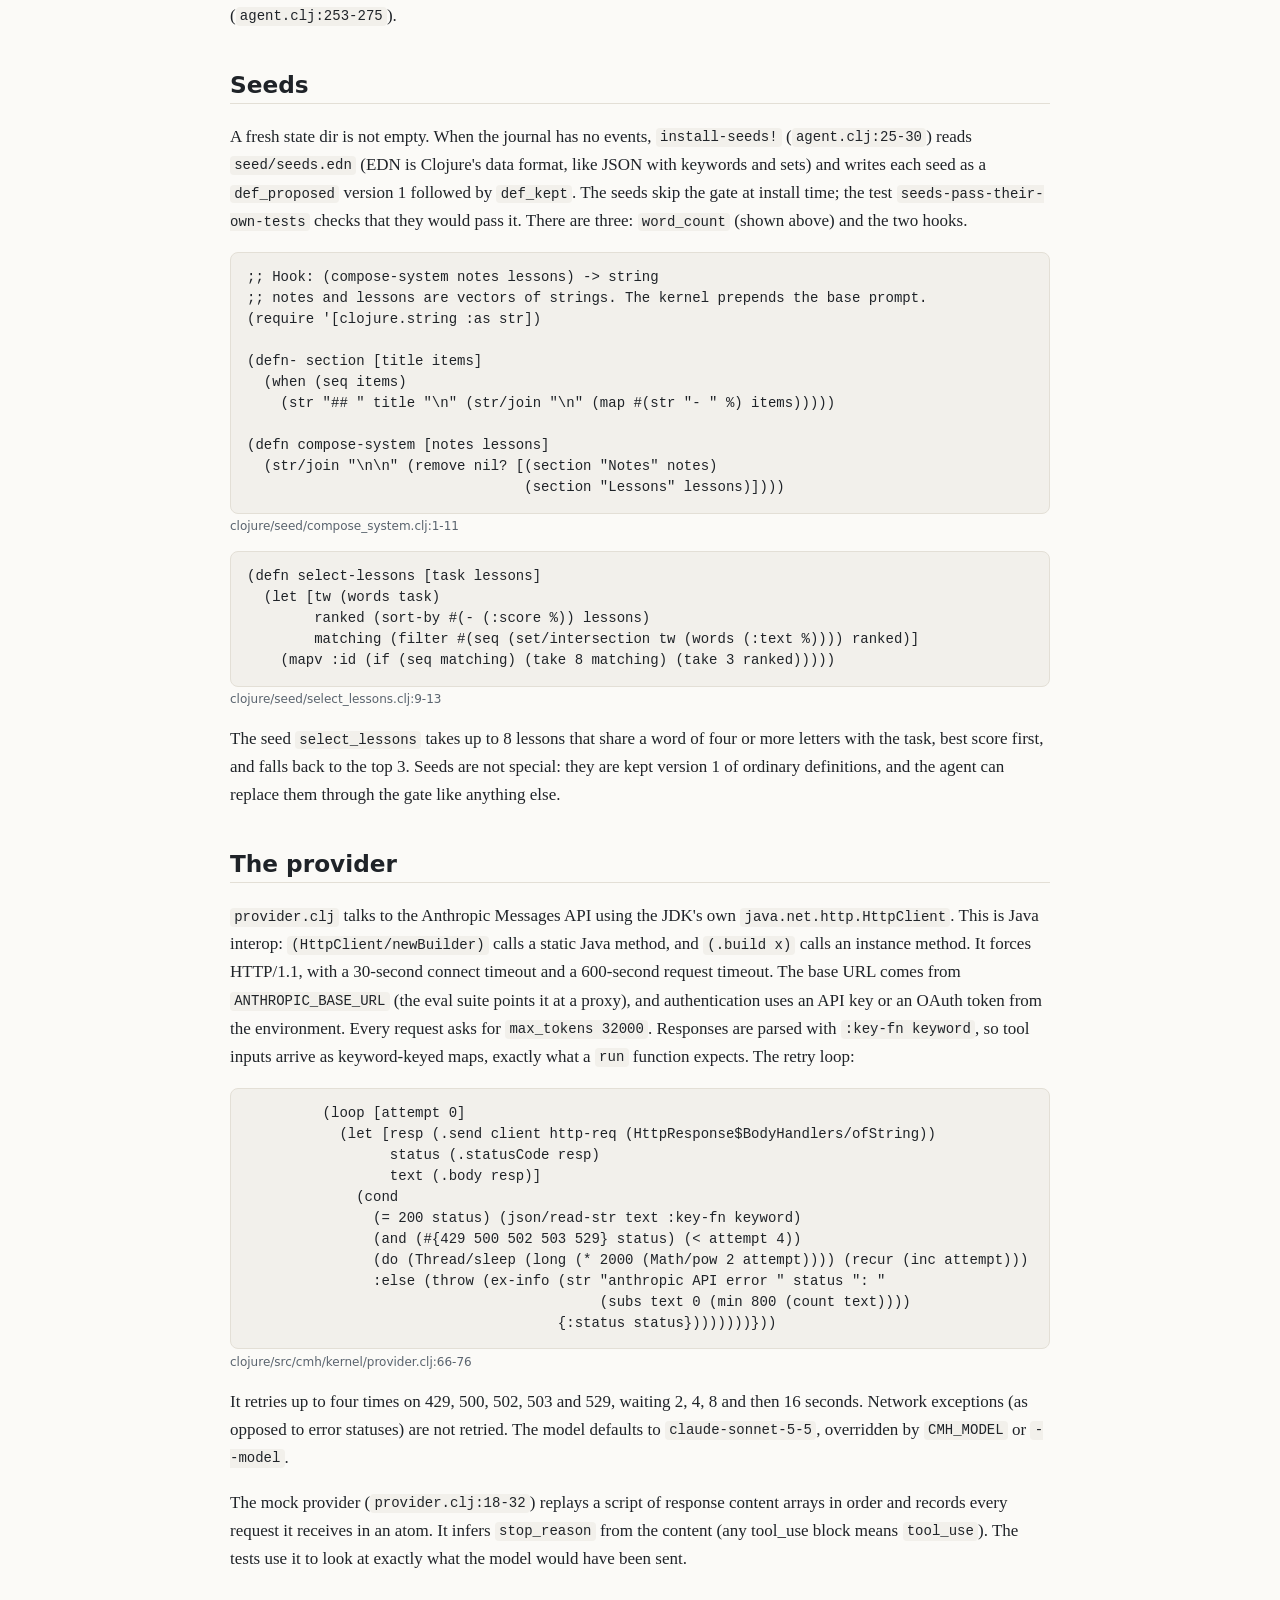
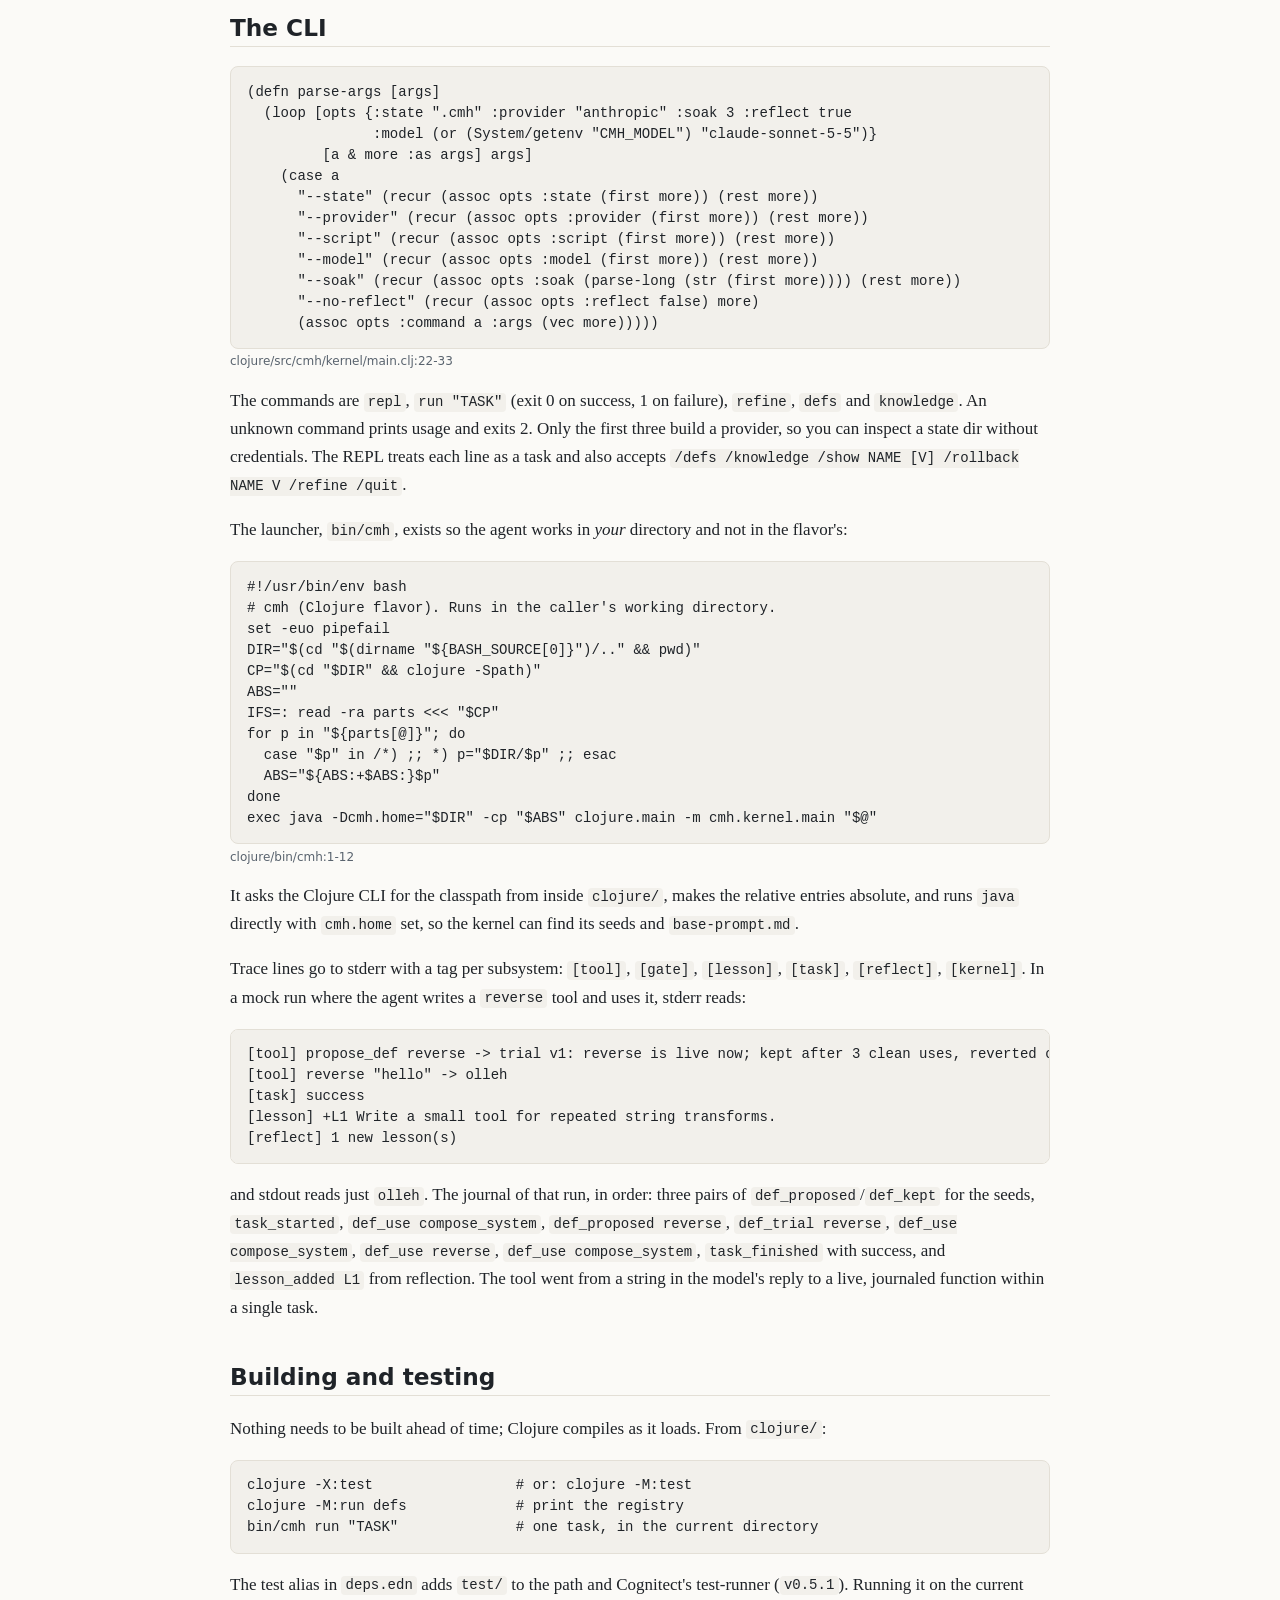
<file: book/04-clojure.html>
<!doctype html>
<html lang="en"><head><meta charset="utf-8">
<meta name="viewport" content="width=device-width, initial-scale=1">
<title>4. Clojure: eval into namespaces · Harness Engineering</title>
<link rel="stylesheet" href="style.css"></head><body>
<header class="book"><a href="index.html">Harness Engineering</a> · Chapter 4</header>
<main>
<h1>4. Clojure: eval into namespaces</h1>
<p class="subtitle">The agent's code and the harness are written in the same language, and new code goes live as soon as it is evaluated</p>

<p>The first flavor of cmh, the "continual, self-modifying harness" from <code>SPEC.md</code>, is written in Clojure. That makes it a good place to start. The question every flavor has to answer is how text written by a model becomes a function the harness can call. In Clojure the answer is short: the language can already do this at runtime. The harness creates a fresh namespace, evaluates the agent's source inside it, and looks up a function by name. It needs no compiler step, no files on disk, no restart and no plugin system.</p>

<p>The kernel is 1,070 lines of Clojure in nine files under <code>clojure/src/cmh/kernel/</code>, with 214 lines of tests. (All 17 tracked files of the flavor, including tests, seeds, launcher and README, come to 1,427 lines.) It runs on the JVM, and its only runtime dependencies are Clojure 1.12.6 and <code>data.json</code> 2.5.2. This chapter explains the language briefly, then follows the code from the bottom up: how code is loaded, how state is kept, the gate, the loop, the tools, knowledge, hooks, seeds, the provider and the CLI. It ends with what Clojure makes easy and the one big thing it makes hard: keeping the agent's code from hurting the harness.</p>

<h2>A tiny Clojure primer</h2>

<p>Clojure is a Lisp that runs on the Java Virtual Machine. If you know Java, Python or JavaScript, a few ideas are enough to read every excerpt in this chapter.</p>

<p><strong>Everything is an expression in parentheses.</strong> A function call puts the function first, inside the parentheses: <code>(count xs)</code> instead of <code>count(xs)</code>, and <code>(+ 1 2)</code> instead of <code>1 + 2</code>. Commas are optional and count as whitespace.</p>

<p><strong>Data literals.</strong> <code>[1 2 3]</code> is a vector (an array-like list). <code>{:name "bash" :kind "tool"}</code> is a map (a dictionary). Words that start with a colon, like <code>:name</code>, are <em>keywords</em>: small interned names used as map keys. A keyword is also a function that looks itself up in a map, so <code>(:name m)</code> means <code>m["name"]</code>. <code>#{"a" "b"}</code> is a set, and a set used as a function tests membership.</p>

<p><strong>Defining things.</strong> <code>(defn run [input] ...)</code> defines a function named <code>run</code> with one parameter. <code>(def x 3)</code> defines a value. <code>(let [a 1 b 2] ...)</code> binds local names. <code>#(...)</code> is a short anonymous function whose argument is <code>%</code>.</p>

<p><strong>Data is immutable.</strong> <code>(assoc m :k v)</code> returns a <em>new</em> map with one key changed and leaves <code>m</code> alone. To have something that changes over time, Clojure uses an <em>atom</em>: a box holding one immutable value. <code>@a</code> reads the box, and <code>(swap! a f)</code> replaces its contents with <code>(f old)</code>. By convention, functions with side effects end in <code>!</code>.</p>

<p><strong>Threading macros.</strong> <code>(-&gt; x (f a) (g b))</code> means <code>(g (f x a) b)</code>. It is a pipeline that passes the value along as the first argument. <code>-&gt;&gt;</code> passes it as the last argument instead.</p>

<p><strong>Namespaces and vars.</strong> This idea carries the whole chapter. Clojure code lives in <em>namespaces</em>, which are like Java packages or Python modules. Unlike those, a namespace is an ordinary object in the running program: you can create one with <code>create-ns</code>, fill it, look inside it with <code>ns-interns</code>, and delete it with <code>remove-ns</code>. Each <code>defn</code> creates a <em>var</em>, a named, mutable slot in the current namespace that holds the function. Finally, <code>load-string</code> reads a string of Clojure source and evaluates it, just as the REPL (the interactive prompt) does. Clojure compiles each form to JVM bytecode on the fly.</p>

<div class="note">Lisps are <em>homoiconic</em>: programs are written as the language's own data structures (lists, vectors, maps). Chapter 1 explains why that matters for self-modification. In practice it means Clojure ships the parts an agent harness needs, a reader and <code>eval</code>, as ordinary library functions in <code>clojure.core</code>.</div>

<p>Here is a complete userspace tool, the seed <code>word_count</code>. It is three lines long:</p>

<pre><code>;; Tool: (run input) -&gt; string, input is a keyword-keyed map.
(defn run [input]
  (str (count (re-seq #"\S+" (str (:text input))))))</code></pre>
<span class="src">clojure/seed/word_count.clj:1-3</span>

<p>Read it from the inside out: take <code>:text</code> from the input map, make sure it is a string, find every run of non-space characters (<code>re-seq</code> with a regex literal <code>#"\S+"</code>), count them, and turn the count back into a string. Every tool the agent writes has this shape: a function named <code>run</code> that takes a map and returns a string.</p>

<h2>How eval into versioned namespaces works</h2>

<p>The idea is simple. Every version of every definition gets its own namespace. Evaluating the source there creates the vars, and the kernel finds the entry var by name when it needs it. Switching versions only moves a pointer in the state.</p>

<div class="diagram">propose_def word_count v2
        │
        ▼
  cmh.scratch.word_count.&lt;uuid&gt;      load source, find (defn run ...),
  (throwaway namespace)              run the agent's tests
        │                            ── always remove-ns afterwards
        │ tests pass
        ▼
  state: :defs "word_count" :live 2  ← only a number changes
        │
        ▼ next call
  cmh.user.word_count.v2-9f1c03a4b2e7  created and loaded lazily,
  (one namespace per version)          then var "run" is looked up and called
</div>

<p>(The hash in the diagram is made up; the real one is the first 6 bytes of the SHA-256 of the source, written as 12 hex digits.)</p>

<h3>Loading source into a namespace</h3>

<p>Everything goes through one function, <code>load-into!</code>:</p>

<pre><code>(defn load-into!
  "Create namespace ns-sym, which must not exist yet, and evaluate source
  inside it. On failure the namespace is removed again."
  [ns-sym source ms]
  (let [n (create-ns ns-sym)]
    (try
      (with-timeout ms (fn []
                         (binding [*ns* n]
                           (refer-clojure)
                           (load-string source))))
      n
      (catch Throwable e (remove-ns ns-sym) (throw e)))))</code></pre>
<span class="src">clojure/src/cmh/kernel/evaluator.clj:48-59</span>

<p><code>*ns*</code> is a special var that names "the current namespace". <code>binding</code> sets it temporarily, so every <code>defn</code> in the agent's source lands in the new namespace and not in the kernel's. <code>refer-clojure</code> makes the core library (<code>defn</code>, <code>str</code>, <code>map</code> …) visible there. The agent can also <code>(require ...)</code> any other library on the classpath, and the <code>propose_def</code> description says so.</p>

<p>Finding the entry point is a map lookup. <code>ns-interns</code> returns a map from symbol to var for one namespace:</p>

<pre><code>(defn entry-fn [n sym]
  (let [v (get (ns-interns n) sym)]
    (when (and (var? v) (fn? @v)) v)))</code></pre>
<span class="src">clojure/src/cmh/kernel/evaluator.clj:61-63</span>

<p>The entry names are fixed. Tools define <code>run</code>, and the two hooks define <code>compose-system</code> and <code>select-lessons</code> (a small <code>hooks</code> table, <code>evaluator.clj:27-36</code>).</p>

<h3>Scratch validation</h3>

<p>Before a proposal goes live, it is loaded into a namespace with a random name and tested there. The <code>finally</code> clause deletes that namespace whatever happens, so a broken proposal leaves nothing behind:</p>

<pre><code>(defn validate-in-scratch
  "Evaluate source in a fresh scratch namespace, check the entry point and
  run the tests. The scratch namespace is always removed, so a failing
  proposal never touches the live version's namespace. nil = ok."
  [{:keys [kind name source tests]} ms]
  (let [ns-sym (symbol (str "cmh.scratch." name "." (random-uuid)))]
    (try
      (let [n (load-into! ns-sym source ms)
            sym (entry-sym kind name)]
        (if-let [v (entry-fn n sym)]
          (run-tests kind name v tests ms)
          (str "source must define (defn " sym " ...)")))
      (catch Throwable e (str "eval failed: " (describe-error e)))
      (finally (when (find-ns ns-sym) (remove-ns ns-sym))))))</code></pre>
<span class="src">clojure/src/cmh/kernel/evaluator.clj:105-118</span>

<p>The <code>{:keys [kind name source tests]}</code> in the parameter list is <em>destructuring</em>: it pulls those four keys out of the map argument into local names. The test <code>late-binding</code> checks afterwards that no namespace starting with <code>cmh.scratch.</code> is left (<code>kernel_test.clj:70-71</code>).</p>

<p>A test is <code>{"input": {...}, "expect": "..."}</code>. It passes when the output contains <code>expect</code> as a substring. Non-string results, such as the id list from <code>select_lessons</code>, are JSON-encoded before the comparison (<code>run-tests</code>, <code>evaluator.clj:89-103</code>).</p>

<h3>Late binding: look it up on every call</h3>

<p>Live versions are named <code>cmh.user.&lt;name&gt;.v&lt;N&gt;-&lt;hash&gt;</code>. The hash of the source keeps two kernels in one JVM (as happens in the tests) from sharing a namespace by accident. The namespace is created lazily, on the first call:</p>

<pre><code>(defn live-entry
  "Resolve the entry var of a live record, loading its namespace on first use."
  [{:keys [kind name version source]} ms]
  (let [ns-sym (live-ns-sym name version source)
        n (locking load-lock (or (find-ns ns-sym) (load-into! ns-sym source ms)))]
    (or (entry-fn n (entry-sym kind name))
        (throw (ex-info (str "entry point " (entry-sym kind name) " missing in " ns-sym) {})))))</code></pre>
<span class="src">clojure/src/cmh/kernel/evaluator.clj:132-138</span>

<p>The caller, <code>gate/call-live</code>, reads the live record from the state atom <em>at call time</em>, resolves the var, calls it, and records the use:</p>

<pre><code>(defn call-live
  "Late-bound call: look up the live version of name now, call it, record the
  use. Returns {:ok true :value v} or {:ok false :error e}, plus :version,
  :status, or {:missing true} when nothing is live."
  [k name input input-desc]
  (if-let [rec (st/live-record @(:state k) name)]
    (let [res (try {:ok true
                    :value (ev/invoke (:kind rec) name (ev/live-entry rec (:validate-ms k))
                                      (ev/args-for (:kind rec) name input) (:call-ms k))}
                   (catch Throwable e {:ok false :error (ev/describe-error e)}))]
      (record-use! k rec (:ok res) (:error res) input-desc)
      (assoc res :version (:version rec) :status (:status rec)))
    {:ok false :missing true :error (str "no live definition named " name)}))</code></pre>
<span class="src">clojure/src/cmh/kernel/gate.clj:111-123</span>

<p>This is the key design choice of the flavor. The kernel never keeps a function reference between calls. It keeps <em>data</em> (which version is live) and turns that into a function only at the last moment. So going live and reverting are both a change to one number in a map. The <code>late-binding</code> test checks the result directly: right after <code>propose!</code> returns, the very next call in the same process gets <code>"words=3"</code> from v2 and no longer <code>"3"</code> from v1 (<code>kernel_test.clj:62-69</code>).</p>

<h2>The architecture, file by file</h2>

<p>The files depend on each other in one direction: <code>state</code> ← <code>knowledge</code>, <code>evaluator</code> ← <code>gate</code> ← <code>tools</code> ← <code>agent</code> ← <code>main</code>.</p>

<table>
<tr><th>File</th><th>Lines</th><th>What it does</th></tr>
<tr><td><code>state.clj</code></td><td>129</td><td>Journal-backed state: the pure <code>apply-event</code>, <code>replay</code>, <code>emit!</code>, queries</td></tr>
<tr><td><code>evaluator.clj</code></td><td>138</td><td>Loading userspace into namespaces, timeouts, return checks, running tests</td></tr>
<tr><td><code>gate.clj</code></td><td>123</td><td>Static checks, propose, trial, soak, keep, revert, rollback, late-bound calls</td></tr>
<tr><td><code>knowledge.clj</code></td><td>51</td><td>Lessons and verdicts: add with dedupe, recall, scoring, retirement</td></tr>
<tr><td><code>tools.clj</code></td><td>144</td><td>The nine kernel tools and their JSON schemas</td></tr>
<tr><td><code>agent.clj</code></td><td>275</td><td>Opening a kernel, seeds, prompt assembly, the loop, reflection, refine</td></tr>
<tr><td><code>provider.clj</code></td><td>76</td><td>Anthropic Messages API client and a scripted mock</td></tr>
<tr><td><code>base_prompt.clj</code></td><td>30</td><td>Loads <code>../base-prompt.md</code>, with an embedded copy as fallback</td></tr>
<tr><td><code>main.clj</code></td><td>104</td><td>CLI parsing, commands, the REPL</td></tr>
<tr><td><code>test/cmh/kernel_test.clj</code></td><td>214</td><td>10 tests, 66 assertions</td></tr>
</table>

<p>One small wart comes from that ordering. <code>tools</code> requires <code>gate</code>, so <code>gate</code> cannot require <code>tools</code> to learn the kernel tool names it must protect. It keeps its own copy of the set, and a test checks that the two copies are equal (<code>gate.clj:11-15</code>, <code>kernel_test.clj:75</code>).</p>

<p>The "kernel" itself is not a class. It is a plain map, conventionally called <code>k</code>, that <code>agent/open</code> builds and every function takes as its first argument:</p>

<pre><code>        k {:home home
           :state-dir sd
           :journal journal
           :kernel-dir (io/file home "src" "cmh" "kernel")
           :state (atom (st/replay events))
           :provider provider
           :soak soak
           :reflect reflect
           :validate-ms 10000
           :call-ms 30000
           :max-turns 40
           :base-prompt (bp/load-base-prompt home)
           :trace (or trace (fn [line] (binding [*out* *err*] (println line) (flush))))}]</code></pre>
<span class="src">clojure/src/cmh/kernel/agent.clj:41-53</span>

<p>The numbers that matter are there: 10 seconds to load and test a proposal, 30 seconds for a live call, 40 turns per task, and the soak, which defaults to 3 clean uses (<code>agent.clj:35</code>). Only one entry can change over time, <code>:state</code>, the atom.</p>

<h2>State and the journal</h2>

<p>As <a href="02-shared-design.html">Chapter 2</a> explains, the journal (<code>&lt;state&gt;/journal.jsonl</code>, with the state dir defaulting to <code>.cmh</code>) is the only source of truth. Clojure's immutable data fits this well. The in-memory state is one immutable map, <code>{:defs {} :knowledge {} :order [] :tasks []}</code>, and every change is a <em>pure</em> function from (old state, event) to new state. Here are the two branches that move the live pointer back and forth:</p>

<pre><code>    "def_kept"
    (-&gt; st (set-status name version "kept")
        (assoc-in [:defs name :live] version)
        (assoc-in [:defs name :kept] version)
        (assoc-in [:defs name :uses] 0))

    "def_reverted"
    (let [d (get-in st [:defs name])]
      (-&gt; st (set-status name version "reverted")
          (assoc-in [:defs name :versions version :error] (:error ev))
          (cond-&gt; (= version (:live d)) (assoc-in [:defs name :live] (:kept d)))
          (assoc-in [:defs name :uses] 0)))</code></pre>
<span class="src">clojure/src/cmh/kernel/state.clj:48-59</span>

<p>A revert sets <code>:live</code> back to <code>:kept</code>. If nothing was ever kept, that is <code>nil</code>, and the definition disappears. Replay is a single line, <code>(defn replay [events] (reduce apply-event empty-state events))</code> (<code>state.clj:92</code>). Live updates use the same function:</p>

<pre><code>(defn emit!
  "Append one event to the journal and apply it. The event is round-tripped
  through JSON first so live state equals replayed state exactly."
  [k ev]
  (locking (:state k)
    (let [line (json/write-str (assoc ev :ts (str (Instant/now))))
          ev' (json/read-str line :key-fn keyword)]
      (with-open [w (io/writer (:journal k) :append true)]
        (.write w (str line "\n")))
      (swap! (:state k) apply-event ev')
      ev')))</code></pre>
<span class="src">clojure/src/cmh/kernel/state.clj:94-104</span>

<p>The JSON round trip is a small but careful detail. The event is written, read back, and only the read-back copy is applied. Anything JSON cannot represent (a keyword value becomes a string, a set becomes a vector) is changed the same way live as it will be on replay. That is why the <code>persistence</code> test can check that a kernel reopened from the journal has <em>exactly</em> the same state map, compared with plain <code>=</code> (<code>kernel_test.clj:137</code>). When the journal is read, unparseable lines are skipped, with the comment "torn final line after a crash" (<code>state.clj:89</code>).</p>

<p>The eleven event types are <code>def_proposed</code>, <code>def_rejected</code>, <code>def_trial</code>, <code>def_use</code>, <code>def_kept</code>, <code>def_reverted</code>, <code>lesson_added</code>, <code>lesson_scored</code>, <code>lesson_retired</code>, <code>task_started</code> and <code>task_finished</code>. Even the soak counters need no event of their own: <code>apply-event</code> increments <code>:uses</code> on a <code>def_use</code> only when the use was ok, the version is live, and its status is <code>trial</code> (<code>state.clj:41-46</code>). Replaying the journal therefore rebuilds the counters for free.</p>

<p>The compiled namespaces are only a cache. A fresh process has none of them, and <code>live-entry</code> reloads each live version the first time it is called.</p>

<h2>The gate</h2>

<p><code>propose_def</code> is the only way userspace changes. <code>gate/propose!</code> (<code>gate.clj:57-92</code>) runs in four stages:</p>

<ol>
<li><strong>Static check</strong> (<code>gate.clj:24-39</code>). The name must match <code>[A-Za-z][A-Za-z0-9_-]{0,63}</code>. The kind must be <code>tool</code>, <code>note</code> or <code>hook</code>, and an existing definition cannot change kind. A tool cannot take a kernel tool's name. A hook must be called <code>compose_system</code> or <code>select_lessons</code>. The source must not be empty. Tools and hooks need at least one test. A tool's <code>input_schema</code> must be a map; a missing one defaults to <code>{"type": "object"}</code> (<code>gate.clj:68-69</code>).</li>
<li><strong>Journal the proposal.</strong> If the proposal has a name, it is written as <code>def_proposed</code> even when the static check failed. Only nameless proposals are rejected without a journal entry (comment at <code>gate.clj:71-73</code>).</li>
<li><strong>Validate in scratch</strong> (not for notes, which are plain text), under the 10-second limit. On failure the gate emits <code>def_rejected</code> and tells the model the error, ending with "(live version unchanged)".</li>
<li><strong>Go live as a trial.</strong> If the current live version is itself still a trial, it is reverted first with "superseded by vN". Then <code>def_trial</code> makes the new version live at once.</li>
</ol>

<p>Models sometimes send structured fields as JSON-encoded strings, so a small helper, <code>parse-json-ish</code>, accepts tests and schemas in either form (<code>gate.clj:17-22</code>).</p>

<h3>Soak: kept after three clean uses, reverted on the first error</h3>

<pre><code>(defn record-use!
  "Journal one use and run soak accounting for trial versions."
  [k {:keys [name version status] :as rec} ok error input-desc]
  (st/emit! k {:type "def_use" :name name :version version :ok ok :error error})
  (when (= "trial" status)
    (if-not ok
      (revert! k rec error input-desc)
      (let [uses (get-in @(:state k) [:defs name :uses] 0)]
        (when (&gt;= uses (:soak k)) (keep! k rec uses))))))</code></pre>
<span class="src">clojure/src/cmh/kernel/gate.clj:101-109</span>

<p>Only trials are judged. A kept version that throws returns an error to the model but is never reverted (<code>kernel_test.clj:123-126</code>). Both <code>keep!</code> and <code>revert!</code> also write a <em>verdict</em>, a knowledge entry the agent will see in later prompts. The <code>soak-revert</code> test checks this one with a regex:</p>

<pre><code>def word_count v2 ("ratio-based count") reverted: ArithmeticException: Divide by zero on input {"text":""}</code></pre>

<p>Notes are never called, so they soak over tasks instead. <code>soak-notes!</code> (<code>agent.clj:213-220</code>) counts one use for each note that was on trial when the task started and is still that live version. A successful task is a clean use, and a failed one reverts the note with "task failed: …".</p>

<p><code>rollback_def</code> does not flip any switch. It takes the old version's fields and proposes them again as a <em>new</em> version through the full gate (<code>gate.clj:94-99</code>), so the old code is re-validated. As far as the code shows, it accepts any recorded version, including one that was rejected; the gate would simply reject it again if it still fails.</p>

<h2>The agent loop</h2>

<p><code>run-task!</code> (<code>agent.clj:239-251</code>) is short. It makes a random UUID as the task id, selects lessons, snapshots the notes on trial, emits <code>task_started</code>, runs the turn loop, and finishes the task. The loop itself is a Clojure <code>loop</code>/<code>recur</code> over the message list:</p>

<pre><code>  (loop [messages [{:role "user" :content task}] tool-errors [] turn 0 answer ""]
    (if (&gt;= turn (:max-turns k))
      (do (swap! errors conj "max turns exceeded")
          {:stop_reason "max_turns" :answer answer :tool-errors tool-errors})
      (let [resp (try (provider/complete (:provider k)
                                         {:system (system-blocks k errors lesson-ids)
                                          :messages messages
                                          :tools (tool-list k)})
                      (catch Throwable e
                        (swap! errors conj (str "model request failed: " (ev/describe-error e)))
                        (st/trace k "[kernel] model request failed: " (ev/describe-error e))
                        nil))]</code></pre>
<span class="src">clojure/src/cmh/kernel/agent.clj:184-195</span>

<p>Note what is inside the loop: <code>system-blocks</code> and <code>tool-list</code> are rebuilt <em>for every model request</em>. If the agent proposes a new tool in turn 1, the tool is in the tool list of turn 2. If it redefines the <code>compose_system</code> hook, the next request already uses the new system prompt. The tests check both cases (<code>kernel_test.clj:204</code> and <code>hook-redefinition</code>, <code>:146-159</code>). In a mock run, a three-request task produced three <code>def_use compose_system</code> events.</p>

<p>The loop continues while the response's <code>stop_reason</code> is <code>tool_use</code> and the response contains tool_use blocks. It runs them in order, appends the tool results as the next user message, and recurs. Otherwise it returns. The last non-blank assistant text becomes the answer.</p>

<h3>Deciding whether the task succeeded</h3>

<pre><code>(defn- finish-task!
  "Journal the outcome, score the selected lessons, soak trial notes and
  reflect. Returns result with :success :error :errors added."
  [k {:keys [id errors lesson-ids trial-notes transcript]} {:keys [stop_reason tool-errors] :as result}]
  (let [error (cond (seq @errors) (str/join "; " @errors)
                    (not= "end_turn" stop_reason) (str "stop_reason " stop_reason)
                    (some true? (take-last 2 tool-errors)) "tool error in final tool results")
        success (nil? error)]
    (st/emit! k {:type "task_finished" :id id :success success :error error})
    (st/trace k "[task] " (if success "success" (str "failed: " error)))
    (kn/score! k lesson-ids success)
    (soak-notes! k trial-notes success error)
    (when (:reflect k)
      (swap! transcript conj (str "OUTCOME: " (if success "success" (str "failed: " error))))
      (reflect! k (str/join "\n" @transcript)))
    (assoc result :success success :error error :errors @errors)))</code></pre>
<span class="src">clojure/src/cmh/kernel/agent.clj:222-237</span>

<p>A task fails if the kernel recorded any error (a failed model request, a failed hook, too many turns), if the model stopped for any reason other than <code>end_turn</code>, or if either of the last two tool results was an error. Otherwise it succeeds. That is a self-report, not a check of the answer; the ROADMAP lists it as a gap.</p>

<h2>Prompt assembly and the two hooks</h2>

<p>The system prompt has at most two blocks, and the first one is fixed:</p>

<pre><code>(defn system-blocks [k errors lesson-ids]
  (let [sup (supplemental k errors lesson-ids)]
    (cond-&gt; [{:type "text" :text (:base-prompt k)}]
      (not (str/blank? sup)) (conj {:type "text" :text sup}))))</code></pre>
<span class="src">clojure/src/cmh/kernel/agent.clj:106-109</span>

<p>Block 1 is the base prompt from <code>base-prompt.md</code>. Block 2, the "supplemental" prompt, is left out when empty; it is where userspace has a say. <code>supplemental</code> (<code>agent.clj:92-104</code>) collects the source text of every live note and the text of the selected lessons, then calls the <code>compose_system</code> hook with both lists. Afterwards it <em>always</em> appends a "## Verdicts on past userspace changes" section with the last 20 verdicts. No hook can hide the history of the agent's own changes, or remove the base prompt.</p>

<p>The other hook, <code>select_lessons</code>, picks which lessons go into the prompt. It receives the task text and the active lessons as maps with <code>:id :text :score</code> and returns a list of ids. The kernel is suspicious of the answer: it turns every id into a string, drops ids that do not exist, and removes duplicates (<code>agent.clj:82-90</code>). With no active lessons it returns <code>[]</code> without calling the hook at all.</p>

<p>Both hooks go through <code>call-hook</code>, which shows what happens when userspace fails at a moment the kernel cannot skip:</p>

<pre><code>  (loop [tries 0]
    (let [r (gate/call-live k name input desc)]
      (cond
        (:ok r) (:value r)
        (:missing r) (fallback)
        (and (= "trial" (:status r)) (zero? tries)) (recur 1)
        :else (do (swap! errors conj (str name " v" (:version r) ": " (:error r)))
                  (st/trace k "[kernel] hook " name " failed: " (:error r) "; using builtin")
                  (fallback))))))</code></pre>
<span class="src">clojure/src/cmh/kernel/agent.clj:72-80</span>

<p>If a trial version fails, <code>call-live</code> has already reverted it, so the restored version is tried once. If no definition exists, a builtin fallback is used. Any other failure also uses the builtin, but the error is recorded and the task will be marked as failed. A broken hook therefore never stops the agent from working, but it does show up in the score.</p>

<h2>Kernel tools</h2>

<p>The model always sees nine kernel tools, followed by one entry for each live userspace tool (<code>tool-list</code>, <code>agent.clj:111-114</code>).</p>

<table>
<tr><th>Tool</th><th>Behavior</th></tr>
<tr><td><code>bash</code></td><td><code>bash -c</code> through <code>ProcessBuilder</code> in the caller's working directory, stderr merged. Timeout <code>timeout_s</code> (default 60), then <code>destroyForcibly</code>. Output truncated to 20,000 characters, plus <code>[exit code N]</code>.</td></tr>
<tr><td><code>read_file</code></td><td><code>slurp</code>, truncated to 50,000 characters</td></tr>
<tr><td><code>write_file</code></td><td>Refuses the state dir and the kernel source; creates parent directories</td></tr>
<tr><td><code>list_defs</code></td><td>Name, kind, live version, status, clean uses for trials, description</td></tr>
<tr><td><code>show_def</code></td><td>A version (default: live, else latest) with its source and tests, as JSON</td></tr>
<tr><td><code>propose_def</code></td><td>The gate</td></tr>
<tr><td><code>rollback_def</code></td><td>Re-propose an old version as a new trial</td></tr>
<tr><td><code>remember</code></td><td>Add a lesson with source <code>"model"</code></td></tr>
<tr><td><code>recall</code></td><td>Lessons and verdicts sharing a word with the query</td></tr>
</table>

<p>The <code>propose_def</code> description is worth reading, because it is the only place where the model learns the Clojure contracts. It is the language manual in one paragraph:</p>

<pre><code>    :description (str "Propose a new version of a userspace definition. It is validated in a scratch namespace, "
                      "goes live as a trial, and is kept after clean uses or reverted on error. "
                      "Language: Clojure. kind=tool: source must define (defn run [input] ...) where input is a "
                      "keyword-keyed map and the result is a string; give input_schema. kind=hook: name "
                      "compose_system defines (defn compose-system [notes lessons] ...) -&gt; string (both are vectors "
                      "of strings); name select_lessons defines (defn select-lessons [task lessons] ...) -&gt; vector of "
                      "ids (lessons are maps with :id :text :score). kind=note: source is plain prompt text. "
                      "tests: [{\"input\": {...}, \"expect\": \"substring of output\"}], at least one for tools and "
                      "hooks; hook test input is {\"notes\",\"lessons\"} or {\"task\",\"lessons\"}; select_lessons "
                      "output is compared JSON-encoded. Use clojure.string etc. via (require ...).")</code></pre>
<span class="src">clojure/src/cmh/kernel/tools.clj:30-39</span>

<p>Here is the <code>write_file</code> guard. It compares canonical paths, so <code>..</code> segments and symlinks are resolved before the check:</p>

<pre><code>(defn- write-file [k {:keys [path content]}]
  (cond
    (str/blank? path) {:content "path is required" :is_error true}
    (inside? path (:state-dir k)) {:content "refused: path is inside the state dir" :is_error true}
    (inside? path (:kernel-dir k)) {:content "refused: path is inside the kernel source" :is_error true}
    :else (let [f (io/file path)]
            (when-let [parent (.getParentFile (.getAbsoluteFile f))] (.mkdirs parent))
            (spit f (str content))
            {:content (str "wrote " (count (str content)) " chars to " path)})))</code></pre>
<span class="src">clojure/src/cmh/kernel/tools.clj:83-91</span>

<p><code>run-tool</code> (<code>tools.clj:121-144</code>) dispatches with a <code>case</code> and wraps everything in a catch-all, so an exception in any kernel tool becomes an <code>is_error</code> tool result instead of a crash.</p>

<h2>Lessons, verdicts and reflection</h2>

<p><code>knowledge.clj</code> holds two kinds of entries: lessons (ids <code>L1</code>, <code>L2</code> …) and verdicts (<code>V1</code> …). A new lesson whose text matches an existing one after normalizing whitespace and case is skipped (<code>knowledge.clj:15-31</code>). <code>recall</code> matches on shared words of three or more letters or digits.</p>

<p>Scoring is crude on purpose:</p>

<pre><code>(defn score!
  "+1 to each selected lesson on success, -1 on failure; retire at &lt;= -3."
  [k ids success?]
  (doseq [id ids]
    (let [l (get-in @(:state k) [:knowledge id])]
      (when (and l (= "lesson" (:kind l)) (not (:retired l)))
        (let [score ((if success? inc dec) (:score l))]
          (st/emit! k {:type "lesson_scored" :id id :delta (if success? 1 -1) :score score})
          (when (&lt;= score retire-at)
            (st/emit! k {:type "lesson_retired" :id id})
            (st/trace k "[lesson] " id " retired at score " score)))))))</code></pre>
<span class="src">clojure/src/cmh/kernel/knowledge.clj:41-51</span>

<p>Every lesson that was put in the prompt shares the credit or the blame for the whole task. A lesson whose score reaches −3 (for a new lesson, three failed tasks in a row) is retired, and retired lessons are neither selected nor scored again (test <code>lesson-scoring</code>).</p>

<p>After each task, <code>reflect!</code> (<code>agent.clj:144-162</code>) makes one more model call with only the base prompt as system and no tools. It sends a compact transcript: the task, assistant texts clipped to 400 characters, one line per tool call with its input and result each clipped to 200, and the outcome. It asks for "only a JSON array of 0 to 3 short, reusable lessons". The kernel takes the text from the first <code>[</code> to the last <code>]</code> in the reply, parses it, keeps strings of at most 400 characters, adds up to three of them, and only traces errors. <code>--no-reflect</code> turns this off.</p>

<p><code>refine</code> is a task like any other, with a fixed prompt built from the last 10 tasks, the last 15 verdicts, the definitions table and the active lessons. The prompt asks for "at most 3 changes" and allows "make no changes and say so" (<code>agent.clj:253-275</code>).</p>

<h2>Seeds</h2>

<p>A fresh state dir is not empty. When the journal has no events, <code>install-seeds!</code> (<code>agent.clj:25-30</code>) reads <code>seed/seeds.edn</code> (EDN is Clojure's data format, like JSON with keywords and sets) and writes each seed as a <code>def_proposed</code> version 1 followed by <code>def_kept</code>. The seeds skip the gate at install time; the test <code>seeds-pass-their-own-tests</code> checks that they would pass it. There are three: <code>word_count</code> (shown above) and the two hooks.</p>

<pre><code>;; Hook: (compose-system notes lessons) -&gt; string
;; notes and lessons are vectors of strings. The kernel prepends the base prompt.
(require '[clojure.string :as str])

(defn- section [title items]
  (when (seq items)
    (str "## " title "\n" (str/join "\n" (map #(str "- " %) items)))))

(defn compose-system [notes lessons]
  (str/join "\n\n" (remove nil? [(section "Notes" notes)
                                 (section "Lessons" lessons)])))</code></pre>
<span class="src">clojure/seed/compose_system.clj:1-11</span>

<pre><code>(defn select-lessons [task lessons]
  (let [tw (words task)
        ranked (sort-by #(- (:score %)) lessons)
        matching (filter #(seq (set/intersection tw (words (:text %)))) ranked)]
    (mapv :id (if (seq matching) (take 8 matching) (take 3 ranked)))))</code></pre>
<span class="src">clojure/seed/select_lessons.clj:9-13</span>

<p>The seed <code>select_lessons</code> takes up to 8 lessons that share a word of four or more letters with the task, best score first, and falls back to the top 3. Seeds are not special: they are kept version 1 of ordinary definitions, and the agent can replace them through the gate like anything else.</p>

<h2>The provider</h2>

<p><code>provider.clj</code> talks to the Anthropic Messages API using the JDK's own <code>java.net.http.HttpClient</code>. This is Java interop: <code>(HttpClient/newBuilder)</code> calls a static Java method, and <code>(.build x)</code> calls an instance method. It forces HTTP/1.1, with a 30-second connect timeout and a 600-second request timeout. The base URL comes from <code>ANTHROPIC_BASE_URL</code> (the eval suite points it at a proxy), and authentication uses an API key or an OAuth token from the environment. Every request asks for <code>max_tokens 32000</code>. Responses are parsed with <code>:key-fn keyword</code>, so tool inputs arrive as keyword-keyed maps, exactly what a <code>run</code> function expects. The retry loop:</p>

<pre><code>         (loop [attempt 0]
           (let [resp (.send client http-req (HttpResponse$BodyHandlers/ofString))
                 status (.statusCode resp)
                 text (.body resp)]
             (cond
               (= 200 status) (json/read-str text :key-fn keyword)
               (and (#{429 500 502 503 529} status) (&lt; attempt 4))
               (do (Thread/sleep (long (* 2000 (Math/pow 2 attempt)))) (recur (inc attempt)))
               :else (throw (ex-info (str "anthropic API error " status ": "
                                          (subs text 0 (min 800 (count text))))
                                     {:status status})))))))}))</code></pre>
<span class="src">clojure/src/cmh/kernel/provider.clj:66-76</span>

<p>It retries up to four times on 429, 500, 502, 503 and 529, waiting 2, 4, 8 and then 16 seconds. Network exceptions (as opposed to error statuses) are not retried. The model defaults to <code>claude-sonnet-5-5</code>, overridden by <code>CMH_MODEL</code> or <code>--model</code>.</p>

<p>The mock provider (<code>provider.clj:18-32</code>) replays a script of response content arrays in order and records every request it receives in an atom. It infers <code>stop_reason</code> from the content (any tool_use block means <code>tool_use</code>). The tests use it to look at exactly what the model would have been sent.</p>

<h2>The CLI</h2>

<pre><code>(defn parse-args [args]
  (loop [opts {:state ".cmh" :provider "anthropic" :soak 3 :reflect true
               :model (or (System/getenv "CMH_MODEL") "claude-sonnet-5-5")}
         [a &amp; more :as args] args]
    (case a
      "--state" (recur (assoc opts :state (first more)) (rest more))
      "--provider" (recur (assoc opts :provider (first more)) (rest more))
      "--script" (recur (assoc opts :script (first more)) (rest more))
      "--model" (recur (assoc opts :model (first more)) (rest more))
      "--soak" (recur (assoc opts :soak (parse-long (str (first more)))) (rest more))
      "--no-reflect" (recur (assoc opts :reflect false) more)
      (assoc opts :command a :args (vec more)))))</code></pre>
<span class="src">clojure/src/cmh/kernel/main.clj:22-33</span>

<p>The commands are <code>repl</code>, <code>run "TASK"</code> (exit 0 on success, 1 on failure), <code>refine</code>, <code>defs</code> and <code>knowledge</code>. An unknown command prints usage and exits 2. Only the first three build a provider, so you can inspect a state dir without credentials. The REPL treats each line as a task and also accepts <code>/defs /knowledge /show NAME [V] /rollback NAME V /refine /quit</code>.</p>

<p>The launcher, <code>bin/cmh</code>, exists so the agent works in <em>your</em> directory and not in the flavor's:</p>

<pre><code>#!/usr/bin/env bash
# cmh (Clojure flavor). Runs in the caller's working directory.
set -euo pipefail
DIR="$(cd "$(dirname "${BASH_SOURCE[0]}")/.." &amp;&amp; pwd)"
CP="$(cd "$DIR" &amp;&amp; clojure -Spath)"
ABS=""
IFS=: read -ra parts &lt;&lt;&lt; "$CP"
for p in "${parts[@]}"; do
  case "$p" in /*) ;; *) p="$DIR/$p" ;; esac
  ABS="${ABS:+$ABS:}$p"
done
exec java -Dcmh.home="$DIR" -cp "$ABS" clojure.main -m cmh.kernel.main "$@"</code></pre>
<span class="src">clojure/bin/cmh:1-12</span>

<p>It asks the Clojure CLI for the classpath from inside <code>clojure/</code>, makes the relative entries absolute, and runs <code>java</code> directly with <code>cmh.home</code> set, so the kernel can find its seeds and <code>base-prompt.md</code>.</p>

<p>Trace lines go to stderr with a tag per subsystem: <code>[tool]</code>, <code>[gate]</code>, <code>[lesson]</code>, <code>[task]</code>, <code>[reflect]</code>, <code>[kernel]</code>. In a mock run where the agent writes a <code>reverse</code> tool and uses it, stderr reads:</p>

<pre><code>[tool] propose_def reverse -&gt; trial v1: reverse is live now; kept after 3 clean uses, reverted on the first error
[tool] reverse "hello" -&gt; olleh
[task] success
[lesson] +L1 Write a small tool for repeated string transforms.
[reflect] 1 new lesson(s)</code></pre>

<p>and stdout reads just <code>olleh</code>. The journal of that run, in order: three pairs of <code>def_proposed</code>/<code>def_kept</code> for the seeds, <code>task_started</code>, <code>def_use compose_system</code>, <code>def_proposed reverse</code>, <code>def_trial reverse</code>, <code>def_use compose_system</code>, <code>def_use reverse</code>, <code>def_use compose_system</code>, <code>task_finished</code> with success, and <code>lesson_added L1</code> from reflection. The tool went from a string in the model's reply to a live, journaled function within a single task.</p>

<h2>Building and testing</h2>

<p>Nothing needs to be built ahead of time; Clojure compiles as it loads. From <code>clojure/</code>:</p>

<pre><code>clojure -X:test                 # or: clojure -M:test
clojure -M:run defs             # print the registry
bin/cmh run "TASK"              # one task, in the current directory</code></pre>

<p>The test alias in <code>deps.edn</code> adds <code>test/</code> to the path and Cognitect's test-runner (<code>v0.5.1</code>). Running it on the current tree prints:</p>

<pre><code>Ran 10 tests containing 66 assertions.
0 failures, 0 errors.</code></pre>

<p>The run takes under 10 seconds on this orb (Clojure CLI 1.12.6.1673, OpenJDK 27.0.1). The ten tests are <code>seeds-pass-their-own-tests</code>, <code>late-binding</code>, <code>gate-rejection</code>, <code>soak-revert</code>, <code>soak-revert-removes-new-definition</code>, <code>soak-keep</code>, <code>persistence</code>, <code>hook-redefinition</code>, <code>lesson-scoring</code> and <code>end-to-end-run</code>. They cover the eight tests SPEC.md requires, plus the seeds checking themselves and the case where reverting a brand-new definition removes it. Each test uses a temporary directory and the mock provider; all but the last open a kernel directly, with reflection off and a silent trace. The end-to-end test instead drives <code>main/run-cli</code> with <code>*out*</code> and <code>*err*</code> bound to string writers, so it checks what a user would actually see.</p>

<p>The flavor has had two commits, both on 2026-10-29: the first created all 17 files, and a later "simplify for readability" commit (+182/−135 over 9 files) split <code>run-task!</code> into the turn loop, tool uses, outcome and note soak, and added the hook table. Its message records the check used: "No behavior change: tests pass and a mock run gives identical stdout, stderr and journal." Because the journal is deterministic apart from timestamps and ids, it doubles as a regression oracle.</p>

<p>In the committed eval results (<a href="11-evals.html">Chapter 11</a>), the Clojure flavor solved 48 of 48 episodes on DeepSeek V4.1 Flash (102% of Prime Agent's rate, median 27.6 s per episode, 2,671,200 tokens). On GLM 5.3 Flash it reached 92% overall, 116% of Prime, with 83% learning transfer and 880,669 tokens. These numbers come from two trials and are noisy, and the ROADMAP is blunt about what they mean: "Most of the score comes from the shared design (lessons, reflection, the gate), not from self-modification." It adds that across about 60 episodes per flavor, the agents proposed only 5 to 78 changes. In the later isolated reuse matrix (four reuse suites, one trial, DeepSeek V4.1 Flash), Clojure passed 28 of 32 episodes (88%) against Prime's 32 of 32; Chapter 11 has the details.</p>

<h2>The safety wall, and where it stops</h2>

<p>The kernel enforces a few clear rules:</p>
<ul>
<li>Kernel tools cannot be redefined, hooks are limited to the two known names, and a definition cannot change kind (<code>gate.clj:30-33</code>).</li>
<li><code>write_file</code> refuses the state dir and <code>src/cmh/kernel/</code>, after resolving the path.</li>
<li>Loading and tests get 10 seconds, and live calls get 30.</li>
<li>A tool must return a string, and <code>select_lessons</code> a sequence of ids (<code>check-return</code>, <code>evaluator.clj:65-75</code>).</li>
<li>Any exception from userspace is caught, becomes an error message for the model, and reverts a trial.</li>
<li>The base prompt and the verdicts section are added by the kernel, outside any hook.</li>
</ul>

<p>Here is the timeout:</p>

<pre><code>(defn with-timeout
  "Run f on another thread; throw TimeoutException after ms."
  [ms f]
  (let [fut (future (f))
        r (try (deref fut ms ::timeout)
               (catch ExecutionException e (throw (or (.getCause e) e))))]
    (when (= r ::timeout)
      (future-cancel fut)
      (throw (TimeoutException. (str "timed out after " ms " ms"))))
    r))</code></pre>
<span class="src">clojure/src/cmh/kernel/evaluator.clj:10-19</span>

<div class="warn">
<p><strong>There is no sandbox.</strong> The agent's code runs in the kernel's own JVM with full access to Clojure and Java. The research for this book confirmed it by running code in a throwaway copy: a proposal that called <code>(spit "/tmp/...")</code> at load time created the file during <em>scratch validation</em>, before any test ran. The same code could read any file or environment variable, including the API key. Judging from the code, it could also call <code>System/exit</code> or redefine kernel vars.</p>
<p><strong>The timeout does not stop anything.</strong> <code>future-cancel</code> only <em>interrupts</em> the thread. A busy loop that never checks for interruption keeps running after the <code>TimeoutException</code>; this was also observed. The kernel moves on, but a core keeps spinning until the process exits.</p>
</div>

<p>The ROADMAP says the same thing in its status table: "Agent code can crash the harness: yes (no sandbox)" and "Runaway loop is actually stopped: no (thread keeps running)". It adds two gaps that every flavor shares. First, <code>bash</code> can do anything, including editing the kernel source or the journal, which makes the <code>write_file</code> guard a courtesy, not a wall. "In chess terms, the agent can flip the board." Second, old versions leak: <code>remove-ns</code> is only called on scratch namespaces and failed loads, so every superseded <code>cmh.user.*</code> namespace stays in memory. One smaller gap: <code>write_file</code> does not protect <code>../base-prompt.md</code>, <code>seed/</code> or <code>bin/</code>. SPEC does not require it to, but the Racket flavor does protect the base prompt.</p>

<p>The proposed fix is to run Clojure userspace out of process, in a forked worker or a WASM module, so a crash or runaway loop only kills the worker. That change would also remove what makes this flavor elegant: calling userspace would no longer be a plain function call.</p>

<h2>What Clojure makes easy, and what it makes hard</h2>

<table>
<tr><th>Easy</th><th>Hard</th></tr>
<tr><td>Loading new code at runtime: <code>create-ns</code> + <code>load-string</code>, all in <code>clojure.core</code></td><td>Isolation: the JVM has no in-process sandbox for this, so the agent's code shares a heap and permissions with the kernel</td></tr>
<tr><td>Late binding: vars are looked up by name, so switching versions is moving a pointer</td><td>Stopping code: JVM threads can only be asked to stop, and interruption is cooperative</td></tr>
<tr><td>One language: userspace is the host language, with the whole standard library and Java behind it</td><td>Unloading: namespaces hold onto classes, and nothing in the kernel removes old versions</td></tr>
<tr><td>Event sourcing: immutable maps, a pure <code>apply-event</code>, replay with <code>reduce</code></td><td>Feedback quality: errors are raw JVM exception text such as <code>ArithmeticException: Divide by zero</code>, not structured diagnostics</td></tr>
<tr><td>Small code: the whole kernel is 1,070 lines</td><td>No scratchpad: to try a snippet, the agent must propose a definition and pass the gate</td></tr>
</table>

<p>The last row points to an improvement the ROADMAP lists: an <code>eval</code> tool that runs <code>load-string</code> in a throwaway namespace and returns the result. The machinery already exists in <code>validate-in-scratch</code>. The ROADMAP reports that in the Forth flavor the equivalent tool, <code>forth_eval</code>, cut rejected proposals from 69 to 0. In Clojure it would also make the missing sandbox matter more, since arbitrary code would then run on every call to it.</p>

<p>The Clojure flavor gives a clear baseline for the rest of the book. Self-modification can be very cheap when the language already treats code as data and namespaces as values. That cheapness comes from running the agent's code with all the kernel's power. The next chapter keeps the same Lisp idea and adds the piece this one lacks: Racket's sandboxed evaluators, which give the agent's code memory and time limits that are actually enforced.</p>

<h2>Key takeaways</h2>
<ul>
<li>Every version of every definition is evaluated into its own namespace, <code>cmh.user.&lt;name&gt;.v&lt;N&gt;-&lt;hash&gt;</code>. Proposals are tested first in a throwaway <code>cmh.scratch.*</code> namespace that is always removed.</li>
<li>The kernel holds data, not functions: it looks up the live version and its entry var on every call. Going live and reverting each change one number in the state.</li>
<li>State is an immutable map updated by a pure <code>apply-event</code>. Live updates and replay use the same function, and a JSON round trip in <code>emit!</code> makes them match exactly.</li>
<li>The system prompt and tool list are rebuilt on every model request, so a new tool or hook takes effect on the very next turn.</li>
<li>1,070 lines of kernel and 10 tests with 66 assertions, all passing. The flavor reached 102% of Prime on DeepSeek V4.1 Flash and 116% on GLM 5.3 Flash, mostly thanks to the shared design rather than self-modification.</li>
<li>The wall is thin: no sandbox, timeouts that do not stop threads, <code>bash</code> unrestricted, and old namespaces never freed. The ROADMAP's answer is out-of-process userspace and a scratchpad <code>eval</code> tool.</li>
</ul>
</main>
<footer class="nav"><a href="03-prime-agent.html">← The reference: Prime Agent</a><a href="index.html">Contents</a><a href="05-racket.html">Racket: sandboxed evaluators →</a></footer>
</body></html>
</file>
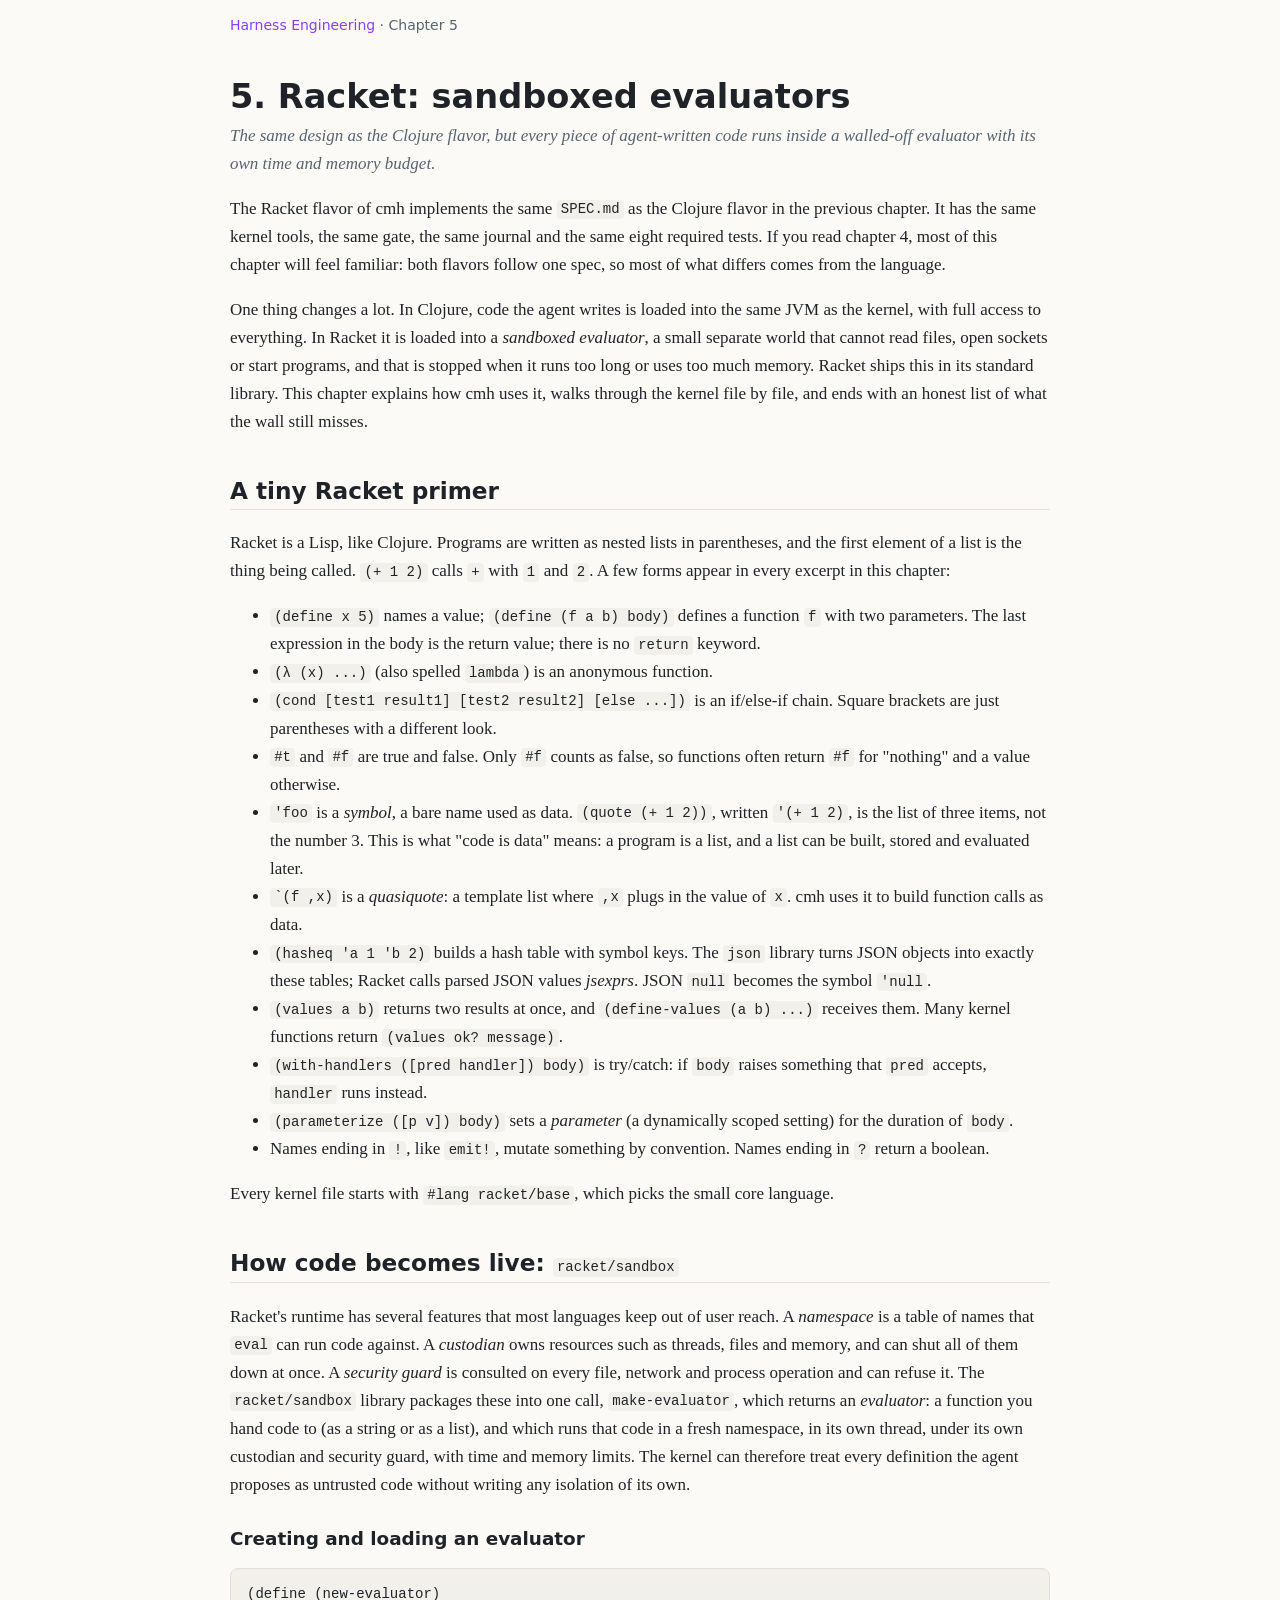
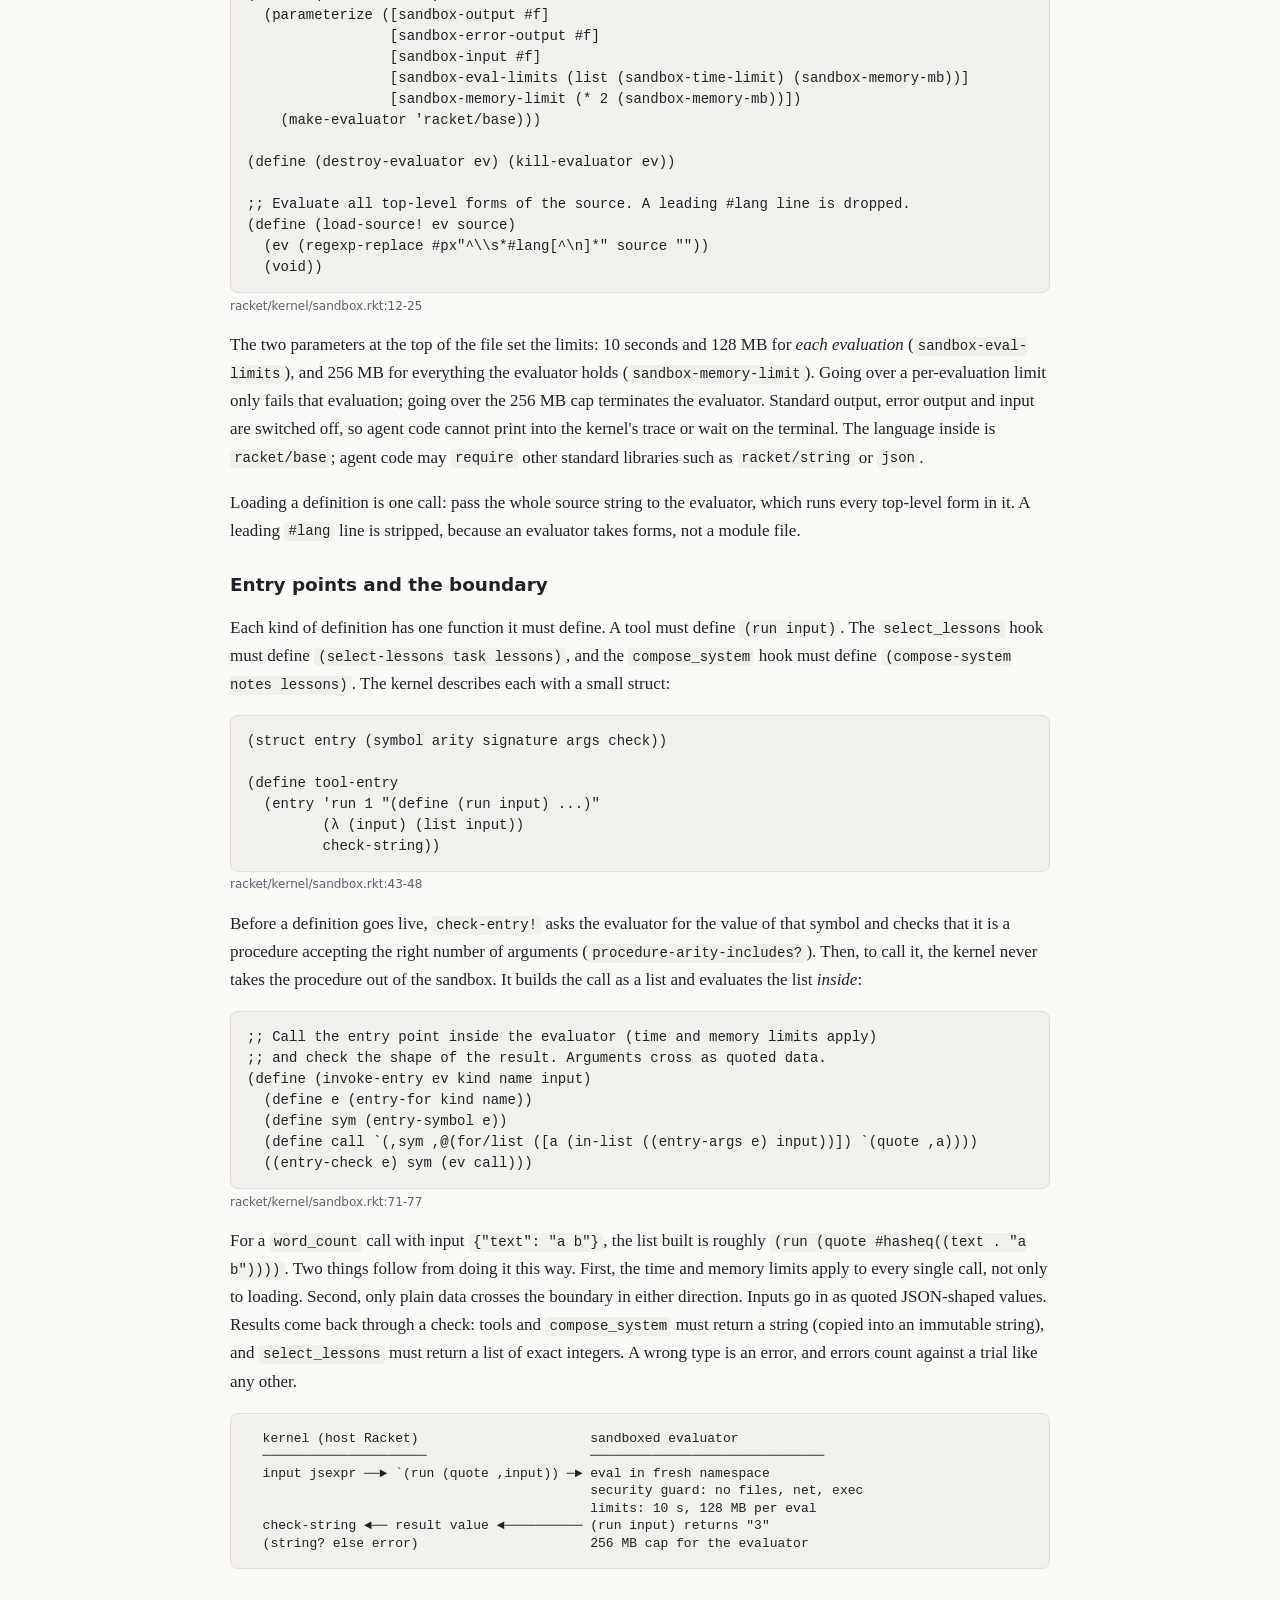
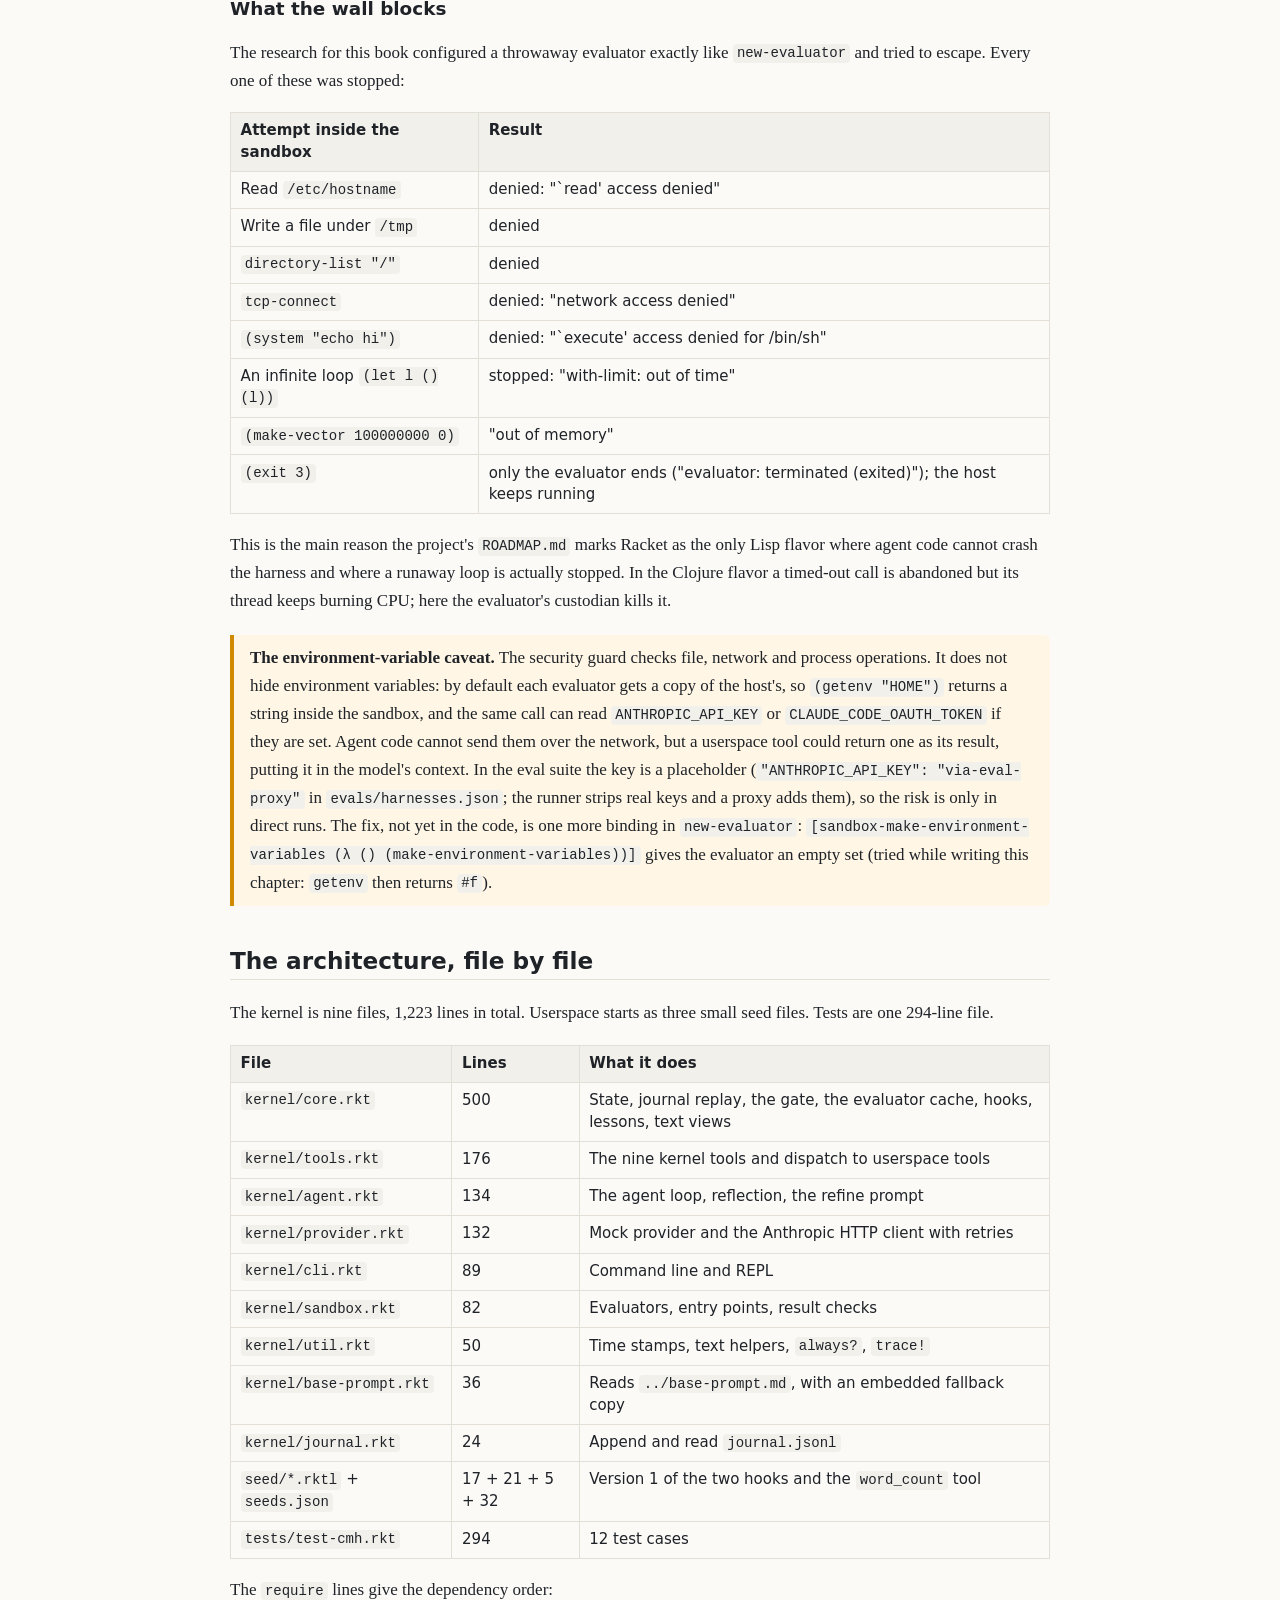
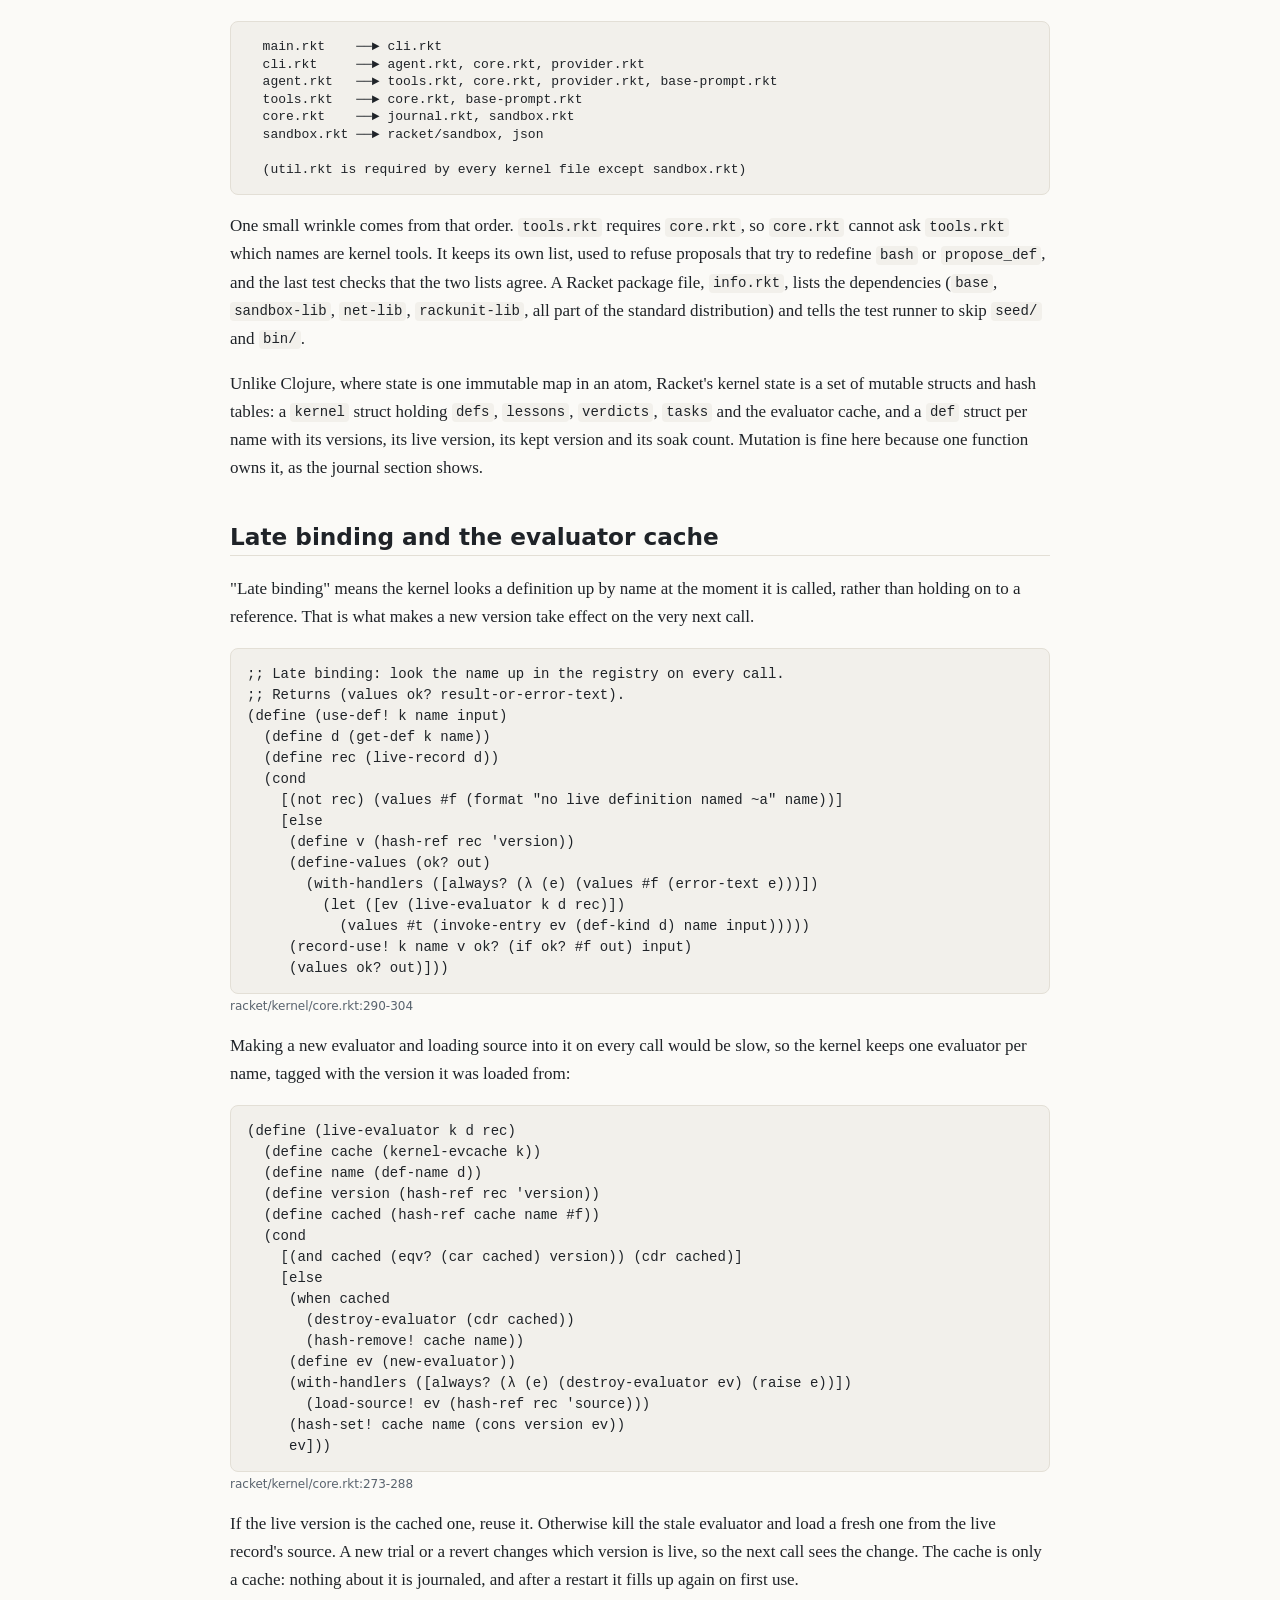
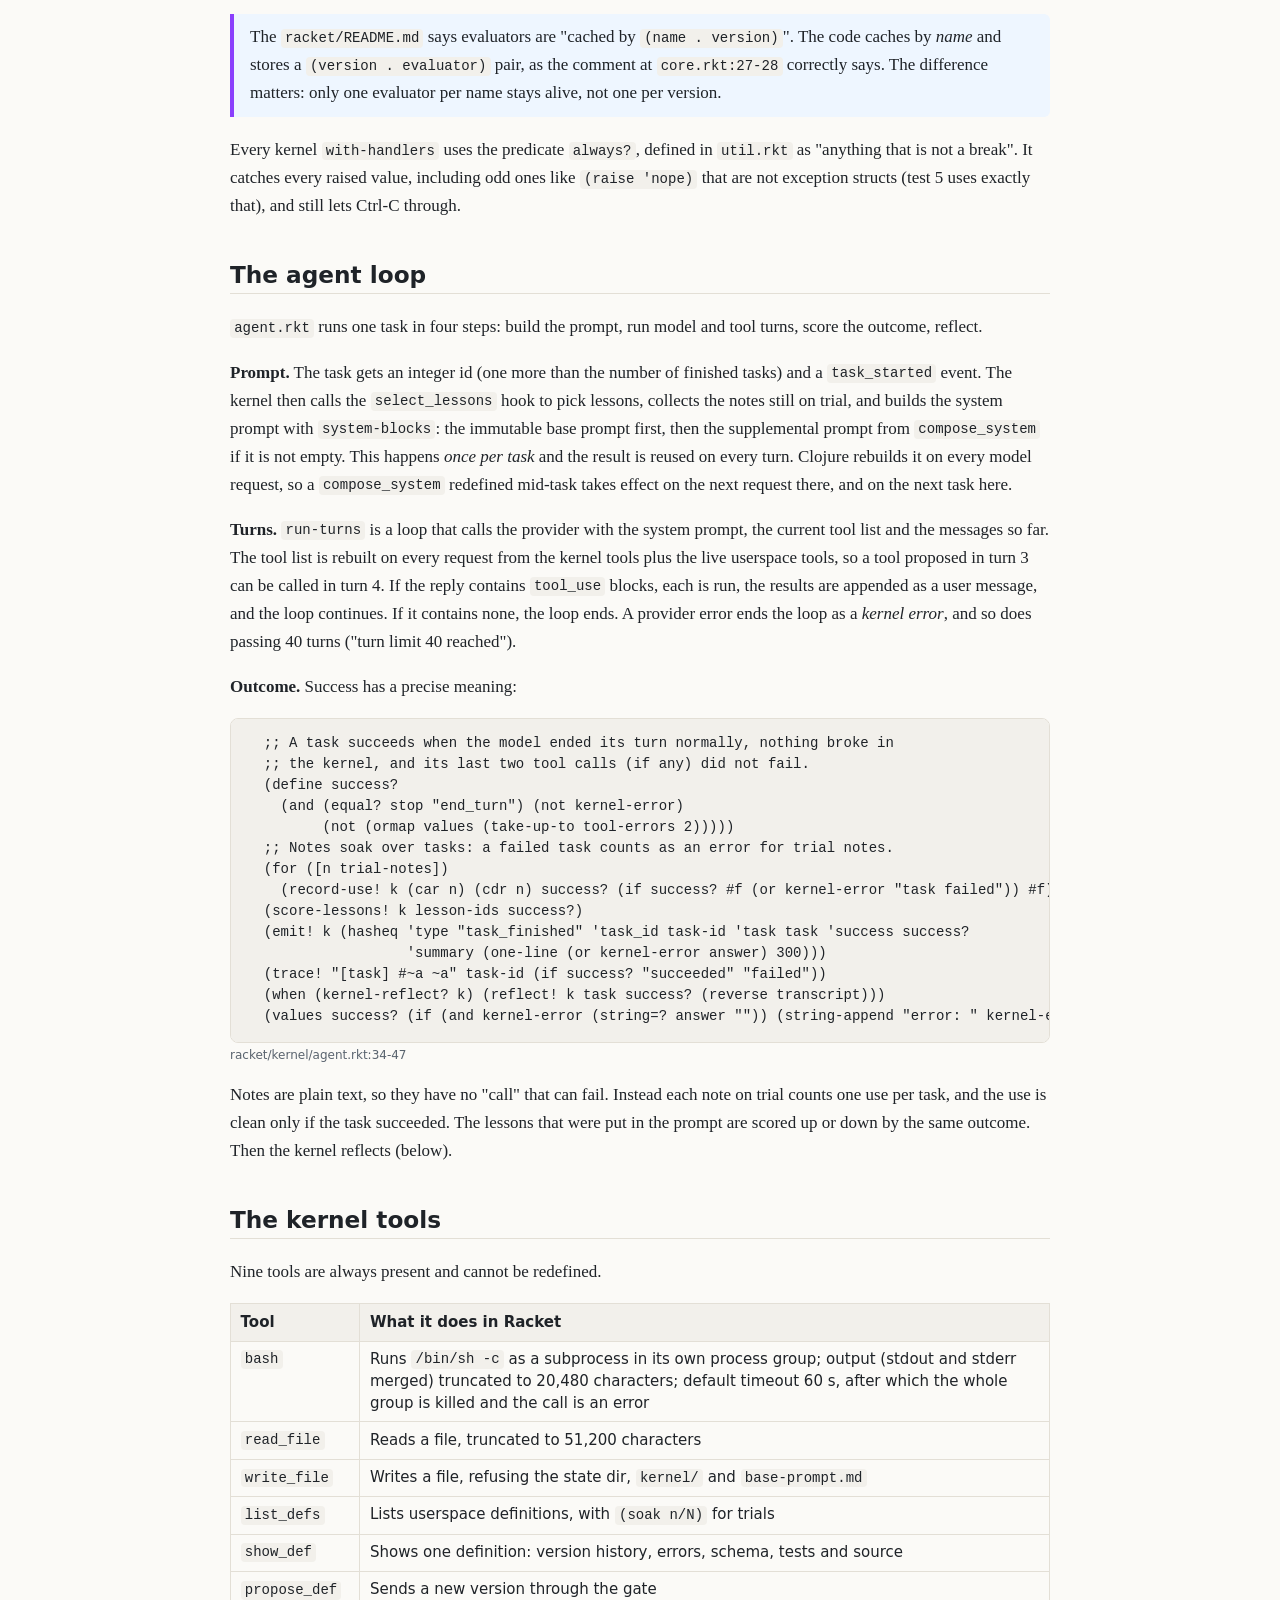
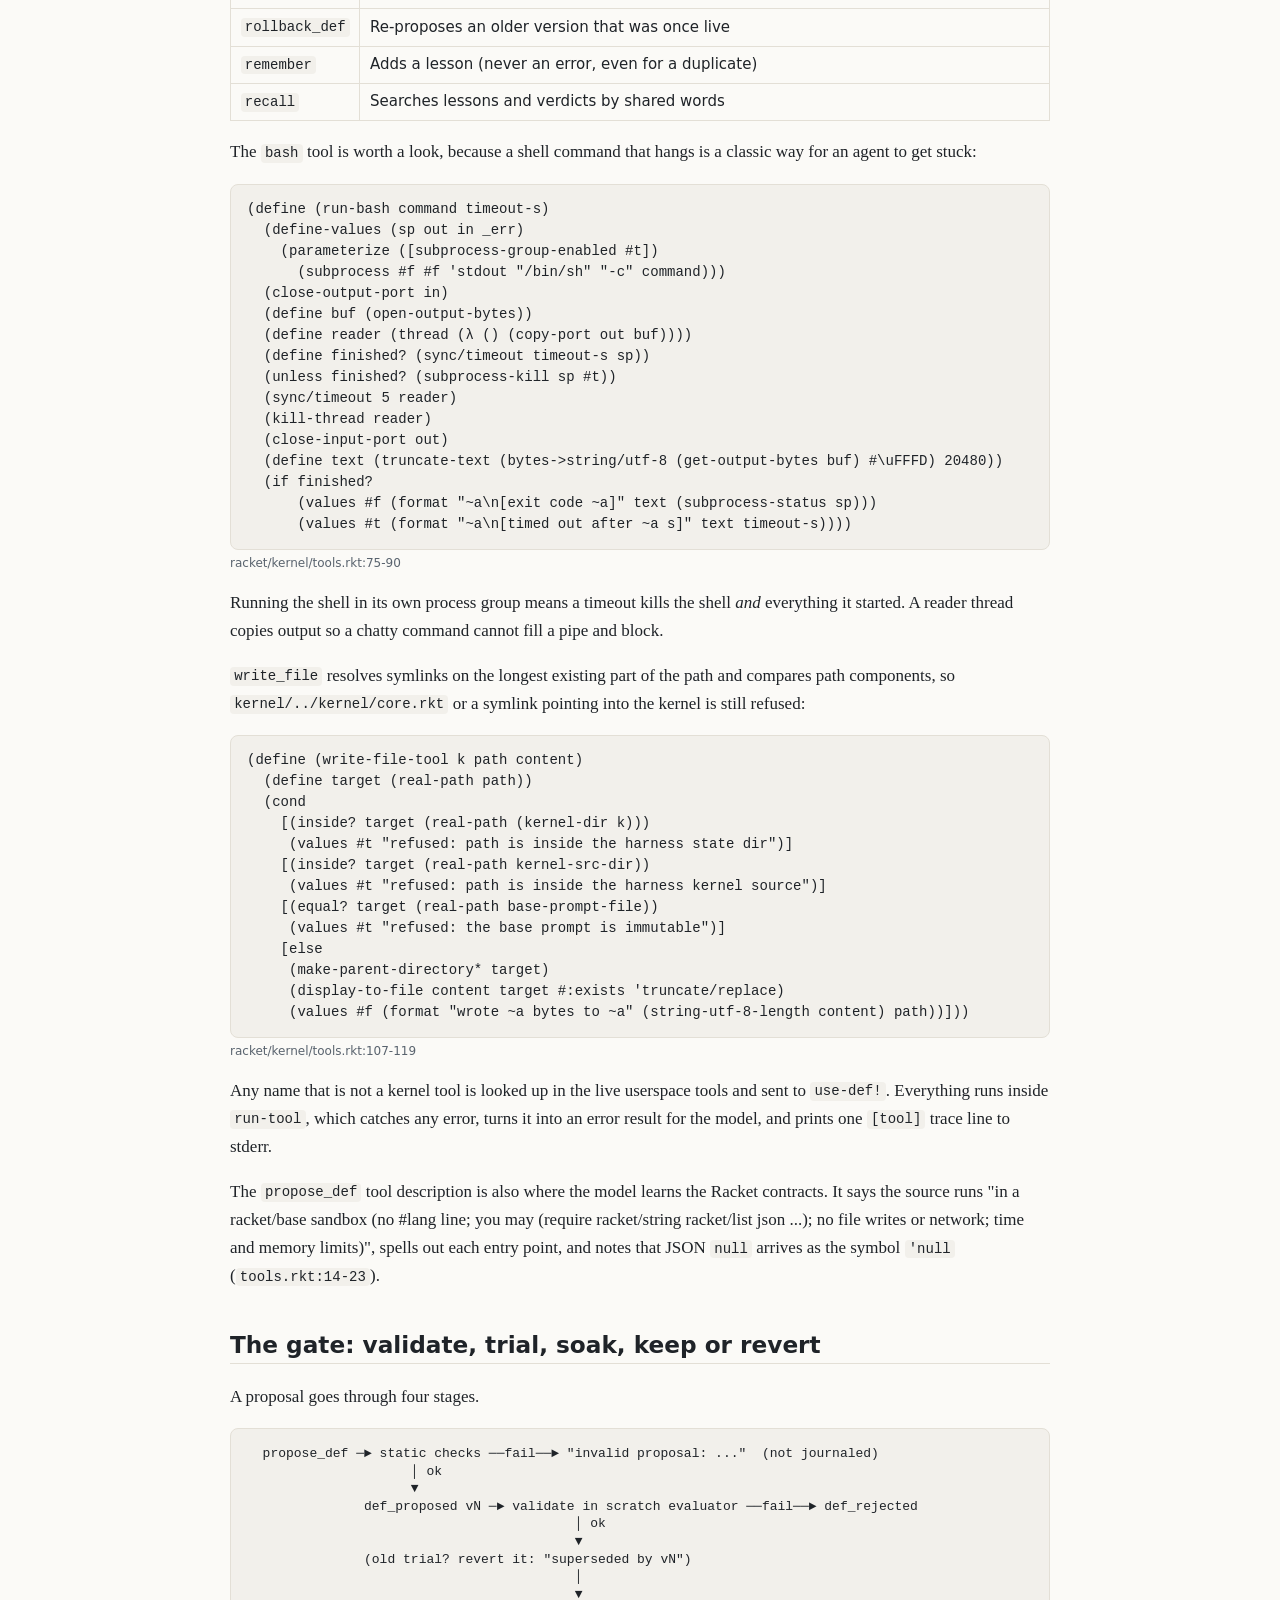
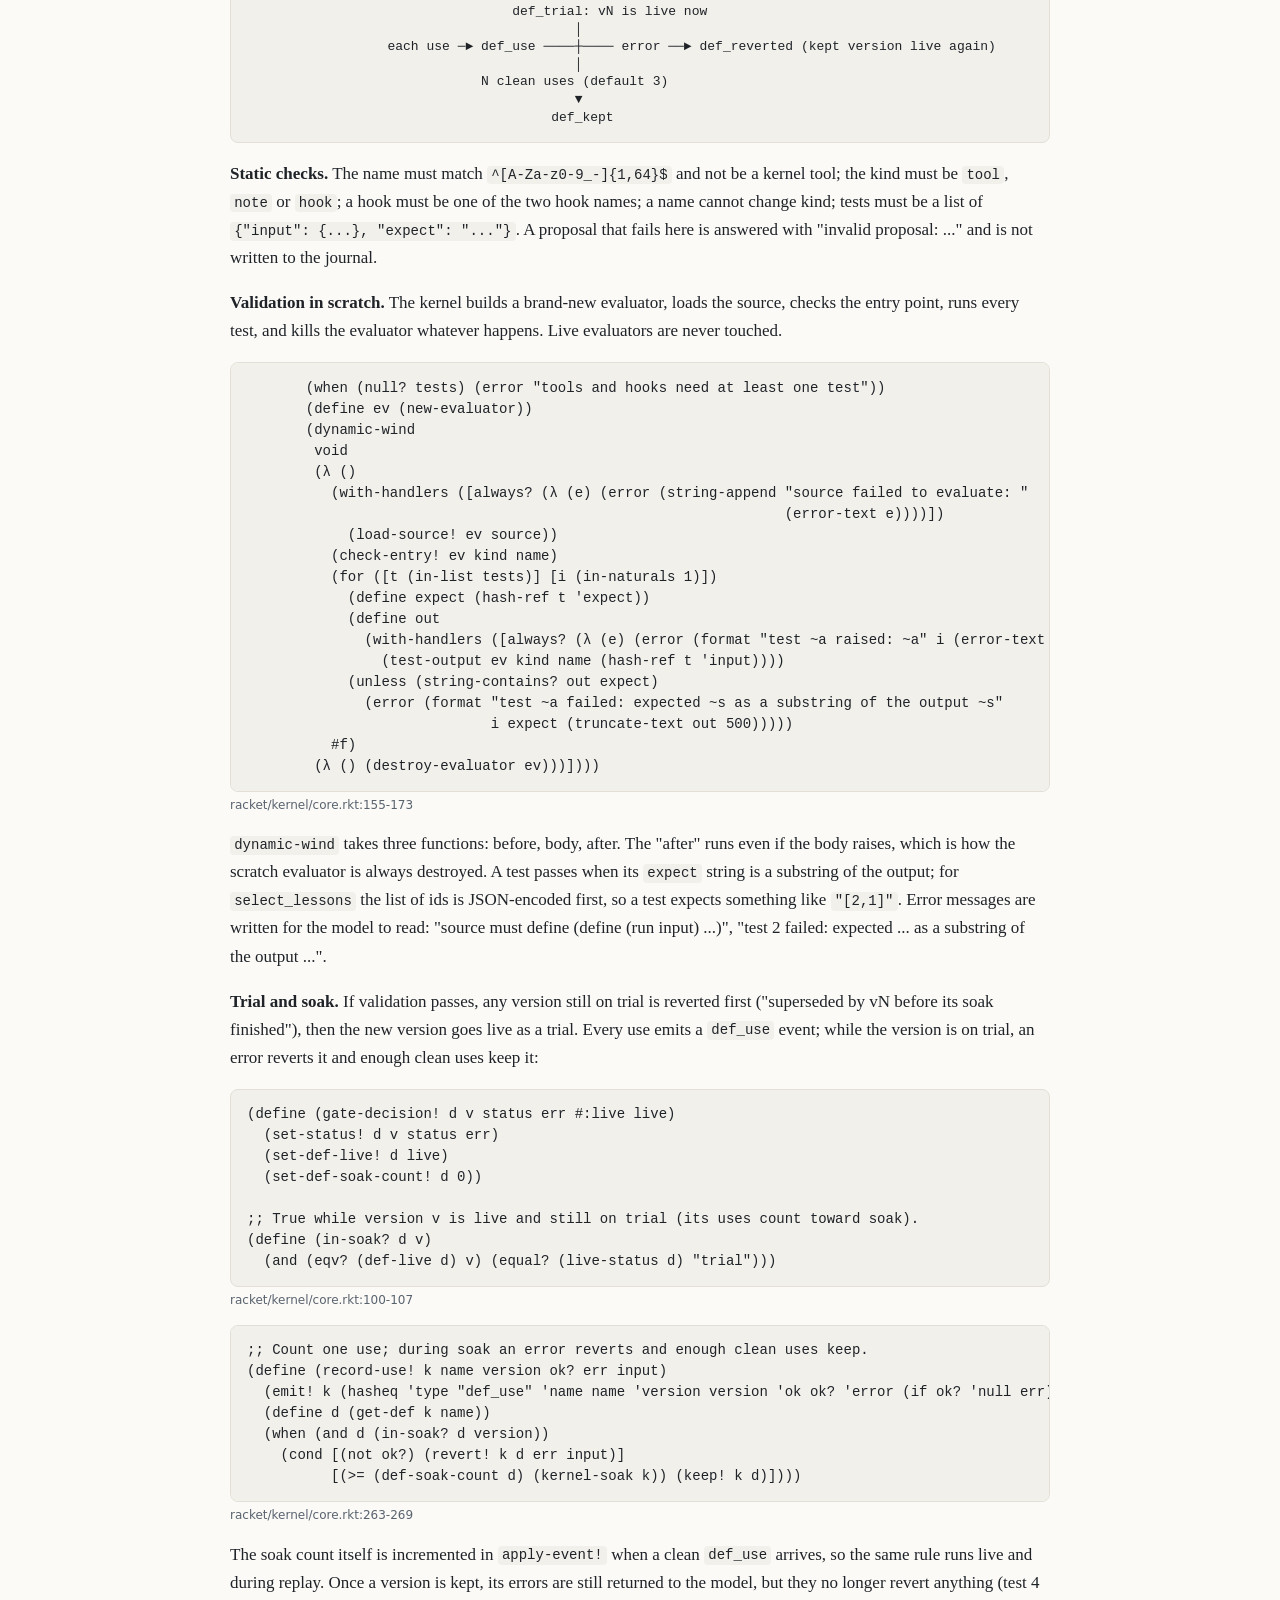
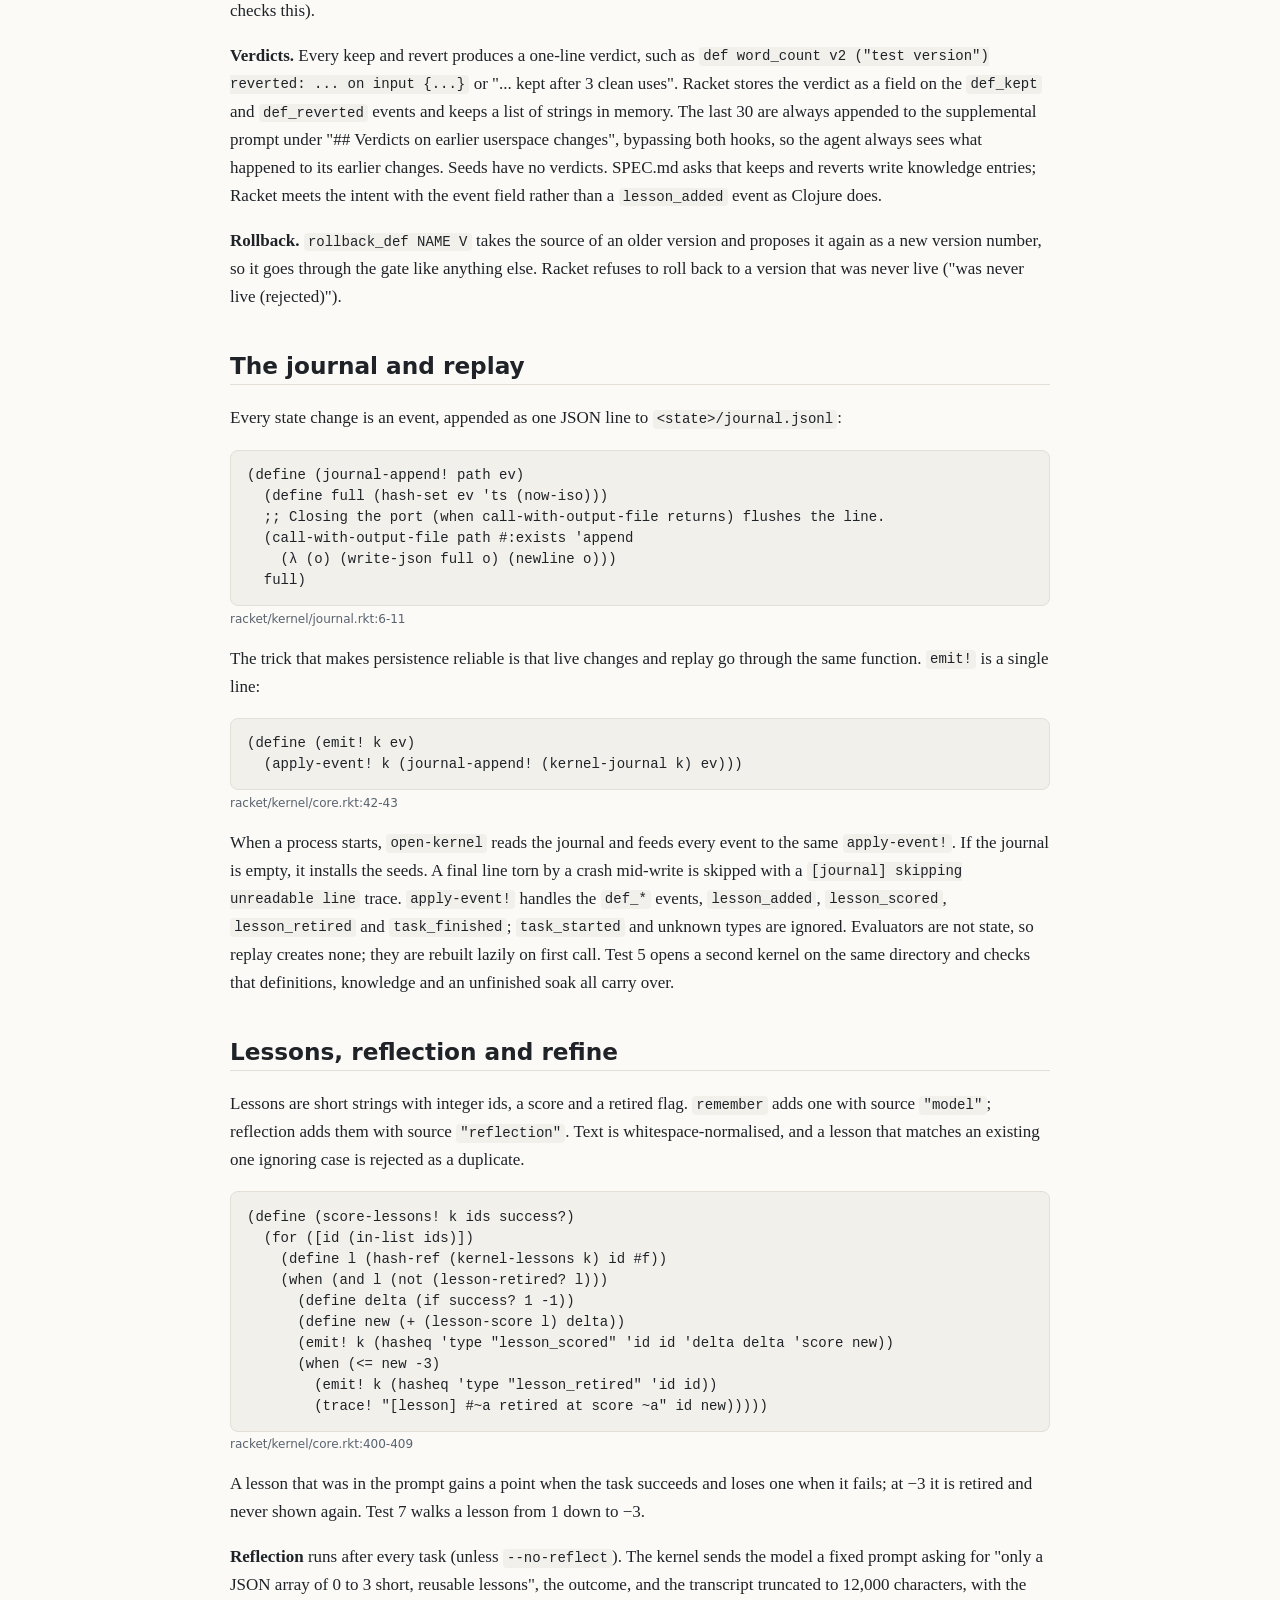
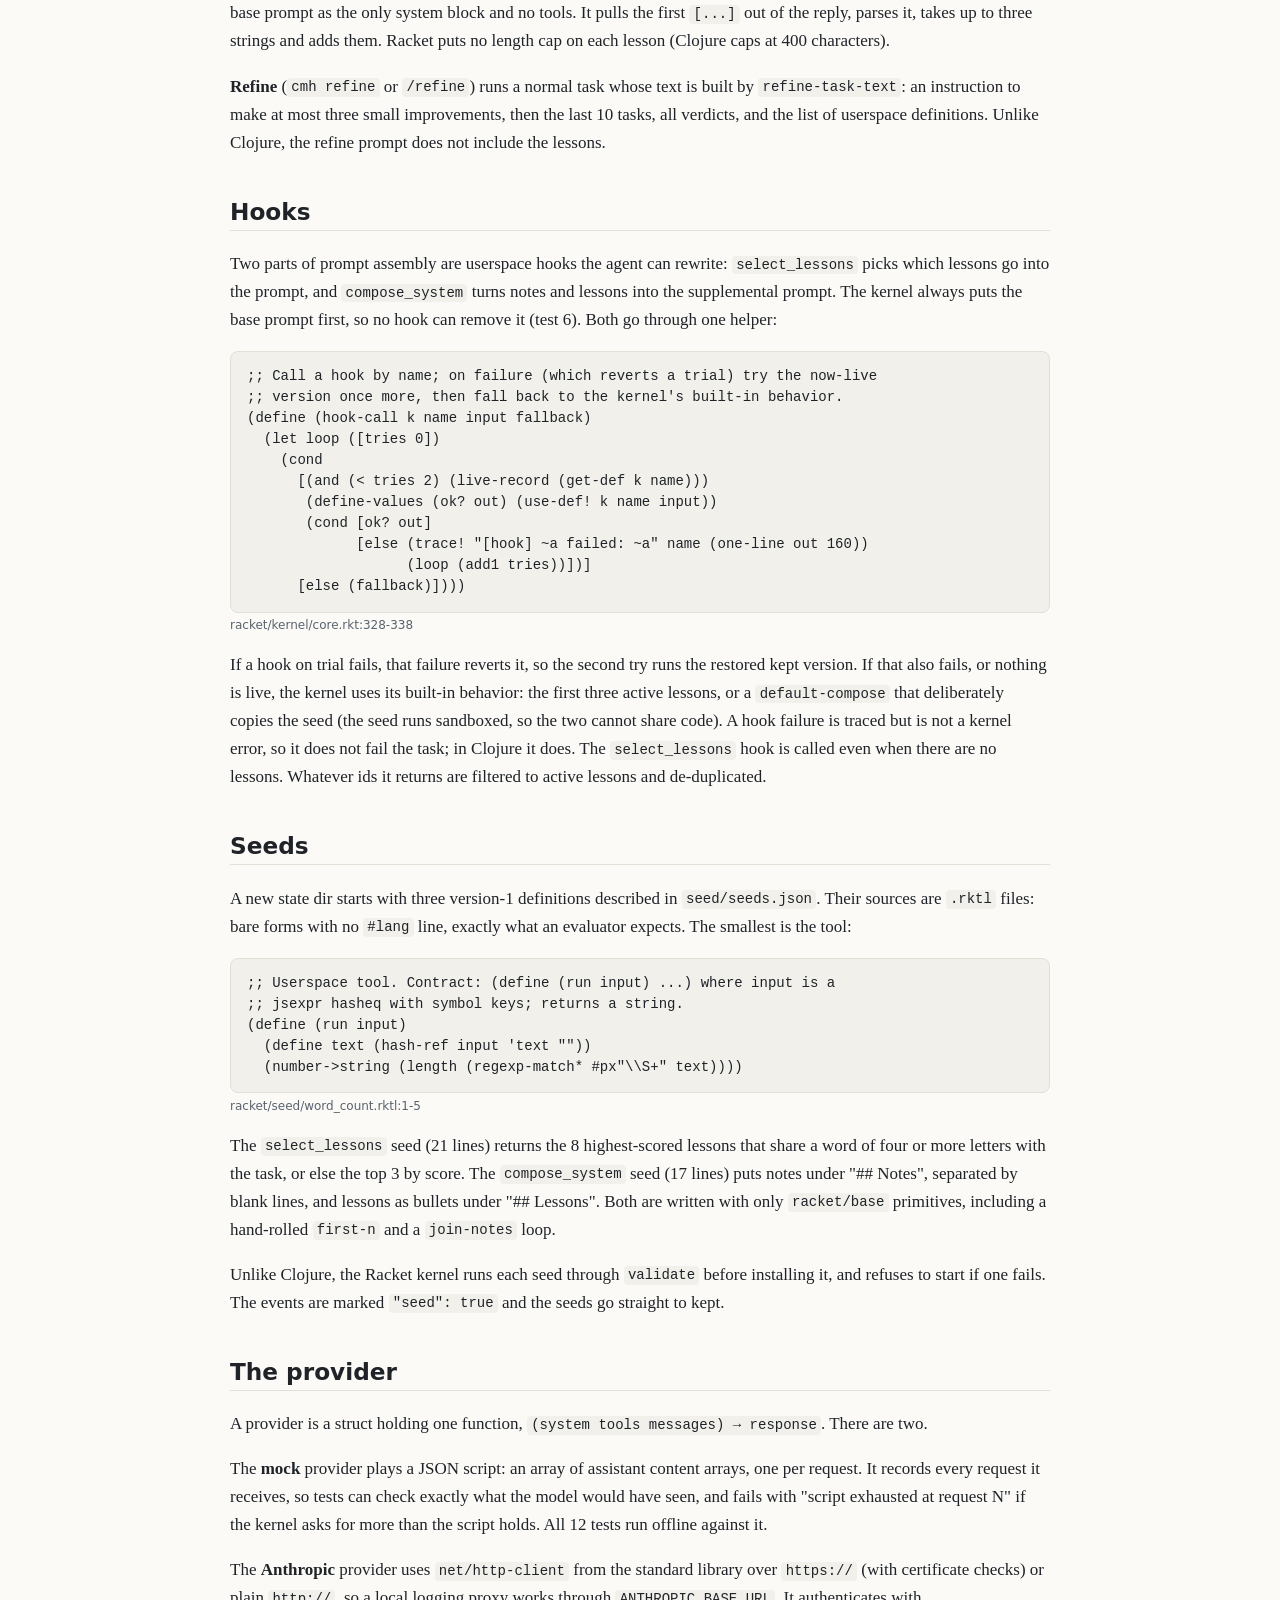
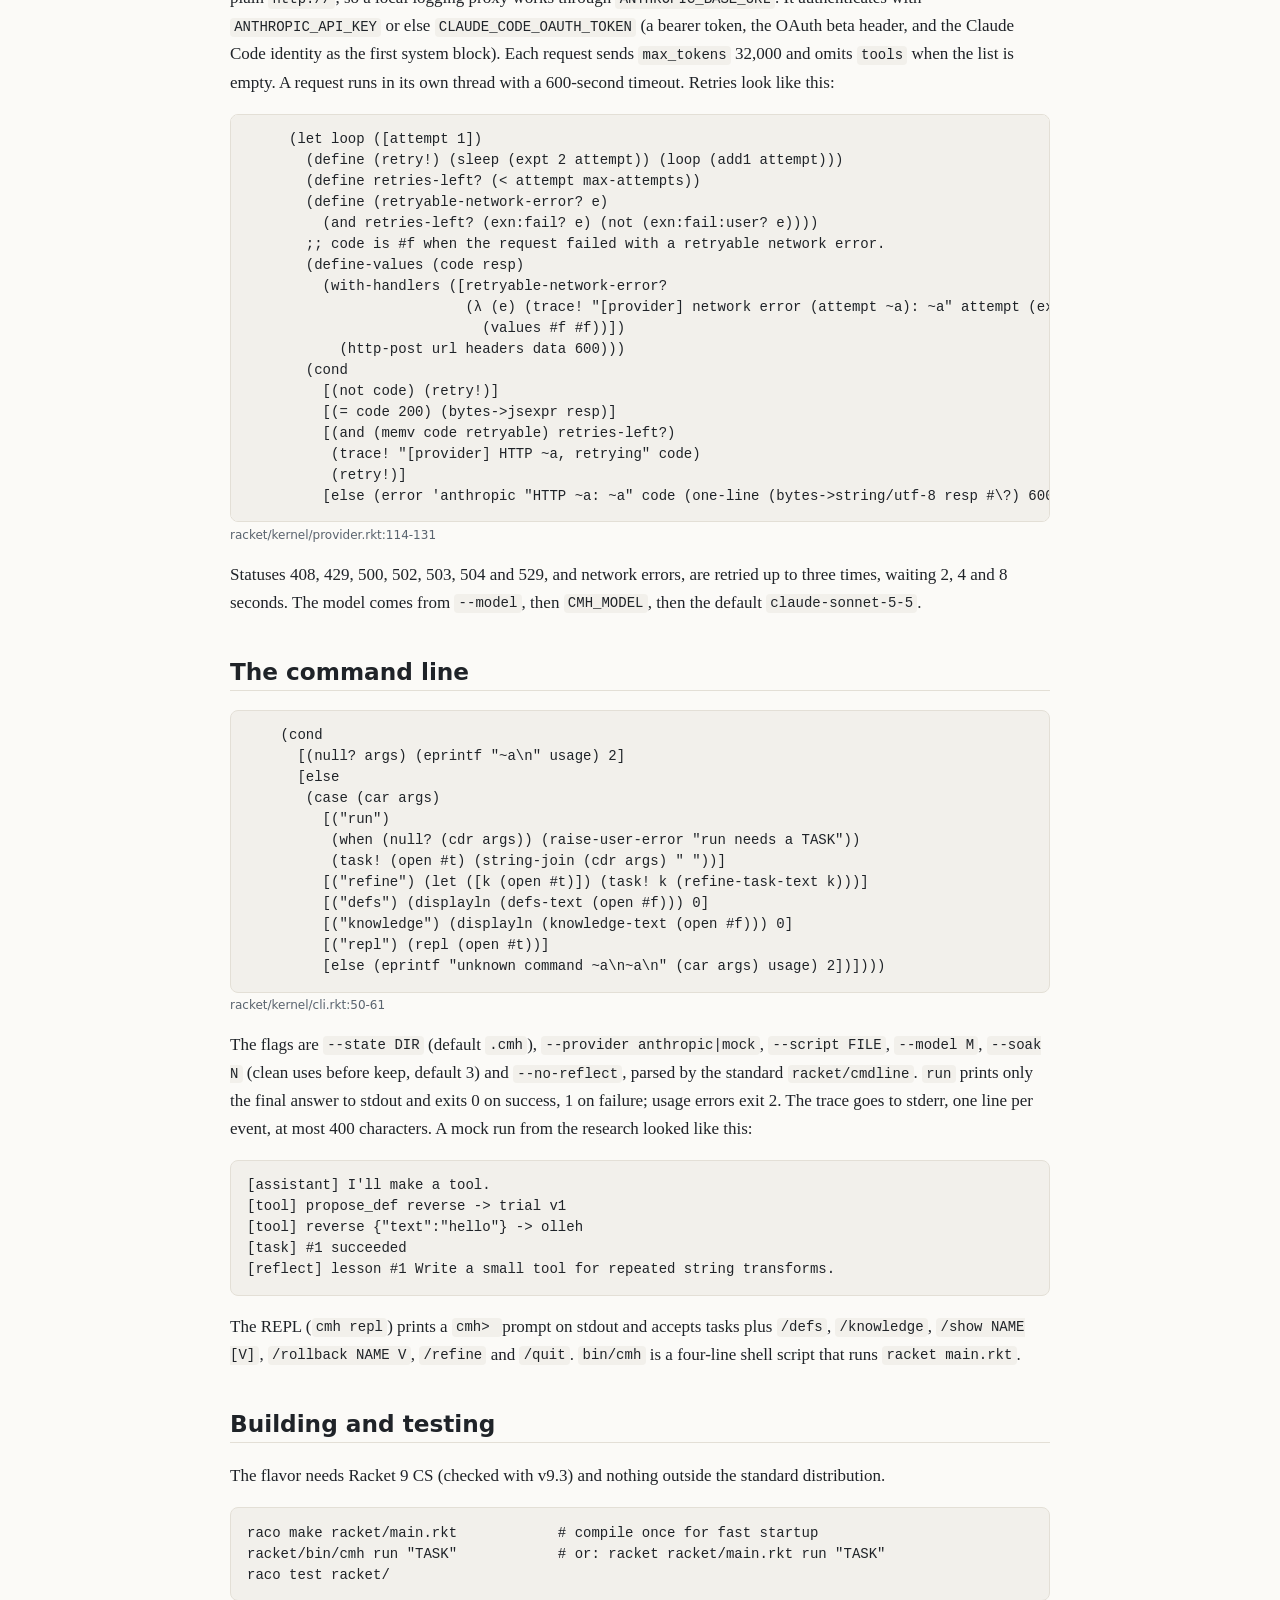
<file: book/05-racket.html>
<!doctype html>
<html lang="en"><head><meta charset="utf-8">
<meta name="viewport" content="width=device-width, initial-scale=1">
<title>5. Racket: sandboxed evaluators · Harness Engineering</title>
<link rel="stylesheet" href="style.css"></head><body>
<header class="book"><a href="index.html">Harness Engineering</a> · Chapter 5</header>
<main>
<h1>5. Racket: sandboxed evaluators</h1>
<p class="subtitle">The same design as the Clojure flavor, but every piece of agent-written code runs inside a walled-off evaluator with its own time and memory budget.</p>

<p>The Racket flavor of cmh implements the same <code>SPEC.md</code> as the Clojure flavor in the
previous chapter. It has the same kernel tools, the same gate, the same journal and the same eight
required tests. If you read chapter 4, most of this chapter will feel familiar: both flavors follow
one spec, so most of what differs comes from the language.</p>

<p>One thing changes a lot. In Clojure, code the agent writes is loaded into the same JVM as
the kernel, with full access to everything. In Racket it is loaded into a <em>sandboxed
evaluator</em>, a small separate world that cannot read files, open sockets or start programs, and
that is stopped when it runs too long or uses too much memory. Racket ships this in its standard
library. This chapter explains how cmh uses it, walks through the kernel file by file, and ends
with an honest list of what the wall still misses.</p>

<h2>A tiny Racket primer</h2>

<p>Racket is a Lisp, like Clojure. Programs are written as nested lists in parentheses, and the
first element of a list is the thing being called. <code>(+ 1 2)</code> calls <code>+</code> with
<code>1</code> and <code>2</code>. A few forms appear in every excerpt in this chapter:</p>

<ul>
<li><code>(define x 5)</code> names a value; <code>(define (f a b) body)</code> defines a function
<code>f</code> with two parameters. The last expression in the body is the return value; there is
no <code>return</code> keyword.</li>
<li><code>(λ (x) ...)</code> (also spelled <code>lambda</code>) is an anonymous function.</li>
<li><code>(cond [test1 result1] [test2 result2] [else ...])</code> is an if/else-if chain. Square
brackets are just parentheses with a different look.</li>
<li><code>#t</code> and <code>#f</code> are true and false. Only <code>#f</code> counts as false,
so functions often return <code>#f</code> for "nothing" and a value otherwise.</li>
<li><code>'foo</code> is a <em>symbol</em>, a bare name used as data. <code>(quote (+ 1 2))</code>,
written <code>'(+ 1 2)</code>, is the list of three items, not the number 3. This is what "code is
data" means: a program is a list, and a list can be built, stored and evaluated later.</li>
<li><code>`(f ,x)</code> is a <em>quasiquote</em>: a template list where <code>,x</code> plugs in
the value of <code>x</code>. cmh uses it to build function calls as data.</li>
<li><code>(hasheq 'a 1 'b 2)</code> builds a hash table with symbol keys. The <code>json</code>
library turns JSON objects into exactly these tables; Racket calls parsed JSON values
<em>jsexprs</em>. JSON <code>null</code> becomes the symbol <code>'null</code>.</li>
<li><code>(values a b)</code> returns two results at once, and <code>(define-values (a b) ...)</code>
receives them. Many kernel functions return <code>(values ok? message)</code>.</li>
<li><code>(with-handlers ([pred handler]) body)</code> is try/catch: if <code>body</code> raises
something that <code>pred</code> accepts, <code>handler</code> runs instead.</li>
<li><code>(parameterize ([p v]) body)</code> sets a <em>parameter</em> (a dynamically scoped
setting) for the duration of <code>body</code>.</li>
<li>Names ending in <code>!</code>, like <code>emit!</code>, mutate something by convention.
Names ending in <code>?</code> return a boolean.</li>
</ul>

<p>Every kernel file starts with <code>#lang racket/base</code>, which picks the small core
language.</p>

<h2>How code becomes live: <code>racket/sandbox</code></h2>

<p>Racket's runtime has several features that most languages keep out of user reach.
A <em>namespace</em> is a table of names that <code>eval</code> can run code against. A
<em>custodian</em> owns resources such as threads, files and memory, and can shut all of them down
at once. A <em>security guard</em> is consulted on every file, network and process operation and
can refuse it. The <code>racket/sandbox</code> library packages these into one call,
<code>make-evaluator</code>, which returns an <em>evaluator</em>: a function you hand code to
(as a string or as a list), and which runs that code in a fresh namespace, in its own thread, under
its own custodian and security guard, with time and memory limits. The kernel can therefore treat
every definition the agent proposes as untrusted code without writing any isolation of its own.</p>

<h3>Creating and loading an evaluator</h3>

<pre><code>(define (new-evaluator)
  (parameterize ([sandbox-output #f]
                 [sandbox-error-output #f]
                 [sandbox-input #f]
                 [sandbox-eval-limits (list (sandbox-time-limit) (sandbox-memory-mb))]
                 [sandbox-memory-limit (* 2 (sandbox-memory-mb))])
    (make-evaluator 'racket/base)))

(define (destroy-evaluator ev) (kill-evaluator ev))

;; Evaluate all top-level forms of the source. A leading #lang line is dropped.
(define (load-source! ev source)
  (ev (regexp-replace #px"^\\s*#lang[^\n]*" source ""))
  (void))</code></pre>
<span class="src">racket/kernel/sandbox.rkt:12-25</span>

<p>The two parameters at the top of the file set the limits: 10 seconds and 128 MB for
<em>each evaluation</em> (<code>sandbox-eval-limits</code>), and 256 MB for everything the
evaluator holds (<code>sandbox-memory-limit</code>). Going over a per-evaluation limit only
fails that evaluation; going over the 256 MB cap terminates the evaluator. Standard output, error output and input are
switched off, so agent code cannot print into the kernel's trace or wait on the terminal. The
language inside is <code>racket/base</code>; agent code may <code>require</code> other standard
libraries such as <code>racket/string</code> or <code>json</code>.</p>

<p>Loading a definition is one call: pass the whole source string to the evaluator, which runs
every top-level form in it. A leading <code>#lang</code> line is stripped, because an evaluator
takes forms, not a module file.</p>

<h3>Entry points and the boundary</h3>

<p>Each kind of definition has one function it must define. A tool must define
<code>(run input)</code>. The <code>select_lessons</code> hook must define
<code>(select-lessons task lessons)</code>, and the <code>compose_system</code> hook must define
<code>(compose-system notes lessons)</code>. The kernel describes each with a small struct:</p>

<pre><code>(struct entry (symbol arity signature args check))

(define tool-entry
  (entry 'run 1 "(define (run input) ...)"
         (λ (input) (list input))
         check-string))</code></pre>
<span class="src">racket/kernel/sandbox.rkt:43-48</span>

<p>Before a definition goes live, <code>check-entry!</code> asks the evaluator for the value of
that symbol and checks that it is a procedure accepting the right number of arguments
(<code>procedure-arity-includes?</code>). Then, to call it, the kernel never takes the procedure
out of the sandbox. It builds the call as a list and evaluates the list <em>inside</em>:</p>

<pre><code>;; Call the entry point inside the evaluator (time and memory limits apply)
;; and check the shape of the result. Arguments cross as quoted data.
(define (invoke-entry ev kind name input)
  (define e (entry-for kind name))
  (define sym (entry-symbol e))
  (define call `(,sym ,@(for/list ([a (in-list ((entry-args e) input))]) `(quote ,a))))
  ((entry-check e) sym (ev call)))</code></pre>
<span class="src">racket/kernel/sandbox.rkt:71-77</span>

<p>For a <code>word_count</code> call with input <code>{"text": "a b"}</code>, the list built is
roughly <code>(run (quote #hasheq((text . "a b"))))</code>. Two things follow from doing it this
way. First, the time and memory limits apply to every single call, not only to loading. Second,
only plain data crosses the boundary in either direction. Inputs go in as quoted JSON-shaped
values. Results come back through a check: tools and <code>compose_system</code> must return a
string (copied into an immutable string), and <code>select_lessons</code> must return a list of
exact integers. A wrong type is an error, and errors count against a trial like any other.</p>

<div class="diagram">  kernel (host Racket)                      sandboxed evaluator
  ─────────────────────                     ──────────────────────────────
  input jsexpr ──► `(run (quote ,input)) ─► eval in fresh namespace
                                            security guard: no files, net, exec
                                            limits: 10 s, 128 MB per eval
  check-string ◄── result value ◄────────── (run input) returns "3"
  (string? else error)                      256 MB cap for the evaluator</div>

<h3>What the wall blocks</h3>

<p>The research for this book configured a throwaway evaluator exactly like
<code>new-evaluator</code> and tried to escape. Every one of these was stopped:</p>

<table>
<tr><th>Attempt inside the sandbox</th><th>Result</th></tr>
<tr><td>Read <code>/etc/hostname</code></td><td>denied: "`read' access denied"</td></tr>
<tr><td>Write a file under <code>/tmp</code></td><td>denied</td></tr>
<tr><td><code>directory-list "/"</code></td><td>denied</td></tr>
<tr><td><code>tcp-connect</code></td><td>denied: "network access denied"</td></tr>
<tr><td><code>(system "echo hi")</code></td><td>denied: "`execute' access denied for /bin/sh"</td></tr>
<tr><td>An infinite loop <code>(let l () (l))</code></td><td>stopped: "with-limit: out of time"</td></tr>
<tr><td><code>(make-vector 100000000 0)</code></td><td>"out of memory"</td></tr>
<tr><td><code>(exit 3)</code></td><td>only the evaluator ends ("evaluator: terminated (exited)"); the host keeps running</td></tr>
</table>

<p>This is the main reason the project's <code>ROADMAP.md</code> marks Racket as the only Lisp
flavor where agent code cannot crash the harness and where a runaway loop is actually stopped.
In the Clojure flavor a timed-out call is abandoned but its thread keeps burning CPU; here the
evaluator's custodian kills it.</p>

<div class="warn"><strong>The environment-variable caveat.</strong> The security guard checks file,
network and process operations. It does not hide environment variables: by default each evaluator
gets a copy of the host's, so <code>(getenv "HOME")</code> returns a string inside the sandbox, and
the same call can read <code>ANTHROPIC_API_KEY</code> or <code>CLAUDE_CODE_OAUTH_TOKEN</code> if
they are set. Agent code cannot send them over the network, but a userspace tool could return one
as its result, putting it in the model's context. In the eval suite the key is a placeholder
(<code>"ANTHROPIC_API_KEY": "via-eval-proxy"</code> in <code>evals/harnesses.json</code>; the
runner strips real keys and a proxy adds them), so the risk is only in direct runs. The fix, not
yet in the code, is one more binding in <code>new-evaluator</code>:
<code>[sandbox-make-environment-variables (λ () (make-environment-variables))]</code> gives the
evaluator an empty set (tried while writing this chapter: <code>getenv</code> then returns
<code>#f</code>).</div>

<h2>The architecture, file by file</h2>

<p>The kernel is nine files, 1,223 lines in total. Userspace starts as three small seed files.
Tests are one 294-line file.</p>

<table>
<tr><th>File</th><th>Lines</th><th>What it does</th></tr>
<tr><td><code>kernel/core.rkt</code></td><td>500</td><td>State, journal replay, the gate, the evaluator cache, hooks, lessons, text views</td></tr>
<tr><td><code>kernel/tools.rkt</code></td><td>176</td><td>The nine kernel tools and dispatch to userspace tools</td></tr>
<tr><td><code>kernel/agent.rkt</code></td><td>134</td><td>The agent loop, reflection, the refine prompt</td></tr>
<tr><td><code>kernel/provider.rkt</code></td><td>132</td><td>Mock provider and the Anthropic HTTP client with retries</td></tr>
<tr><td><code>kernel/cli.rkt</code></td><td>89</td><td>Command line and REPL</td></tr>
<tr><td><code>kernel/sandbox.rkt</code></td><td>82</td><td>Evaluators, entry points, result checks</td></tr>
<tr><td><code>kernel/util.rkt</code></td><td>50</td><td>Time stamps, text helpers, <code>always?</code>, <code>trace!</code></td></tr>
<tr><td><code>kernel/base-prompt.rkt</code></td><td>36</td><td>Reads <code>../base-prompt.md</code>, with an embedded fallback copy</td></tr>
<tr><td><code>kernel/journal.rkt</code></td><td>24</td><td>Append and read <code>journal.jsonl</code></td></tr>
<tr><td><code>seed/*.rktl</code> + <code>seeds.json</code></td><td>17 + 21 + 5 + 32</td><td>Version 1 of the two hooks and the <code>word_count</code> tool</td></tr>
<tr><td><code>tests/test-cmh.rkt</code></td><td>294</td><td>12 test cases</td></tr>
</table>

<p>The <code>require</code> lines give the dependency order:</p>

<div class="diagram">  main.rkt    ──► cli.rkt
  cli.rkt     ──► agent.rkt, core.rkt, provider.rkt
  agent.rkt   ──► tools.rkt, core.rkt, provider.rkt, base-prompt.rkt
  tools.rkt   ──► core.rkt, base-prompt.rkt
  core.rkt    ──► journal.rkt, sandbox.rkt
  sandbox.rkt ──► racket/sandbox, json

  (util.rkt is required by every kernel file except sandbox.rkt)</div>

<p>One small wrinkle comes from that order. <code>tools.rkt</code> requires <code>core.rkt</code>,
so <code>core.rkt</code> cannot ask <code>tools.rkt</code> which names are kernel tools. It keeps
its own list, used to refuse proposals that try to redefine <code>bash</code> or
<code>propose_def</code>, and the last test checks that the two lists agree. A Racket package file,
<code>info.rkt</code>, lists the dependencies (<code>base</code>, <code>sandbox-lib</code>,
<code>net-lib</code>, <code>rackunit-lib</code>, all part of the standard distribution) and tells
the test runner to skip <code>seed/</code> and <code>bin/</code>.</p>

<p>Unlike Clojure, where state is one immutable map in an atom, Racket's kernel state is a set of
mutable structs and hash tables: a <code>kernel</code> struct holding <code>defs</code>,
<code>lessons</code>, <code>verdicts</code>, <code>tasks</code> and the evaluator cache, and a
<code>def</code> struct per name with its versions, its live version, its kept version and its soak
count. Mutation is fine here because one function owns it, as the journal section shows.</p>

<h2>Late binding and the evaluator cache</h2>

<p>"Late binding" means the kernel looks a definition up by name at the moment it is called,
rather than holding on to a reference. That is what makes a new version take effect on the very
next call.</p>

<pre><code>;; Late binding: look the name up in the registry on every call.
;; Returns (values ok? result-or-error-text).
(define (use-def! k name input)
  (define d (get-def k name))
  (define rec (live-record d))
  (cond
    [(not rec) (values #f (format "no live definition named ~a" name))]
    [else
     (define v (hash-ref rec 'version))
     (define-values (ok? out)
       (with-handlers ([always? (λ (e) (values #f (error-text e)))])
         (let ([ev (live-evaluator k d rec)])
           (values #t (invoke-entry ev (def-kind d) name input)))))
     (record-use! k name v ok? (if ok? #f out) input)
     (values ok? out)]))</code></pre>
<span class="src">racket/kernel/core.rkt:290-304</span>

<p>Making a new evaluator and loading source into it on every call would be slow, so the kernel
keeps one evaluator per name, tagged with the version it was loaded from:</p>

<pre><code>(define (live-evaluator k d rec)
  (define cache (kernel-evcache k))
  (define name (def-name d))
  (define version (hash-ref rec 'version))
  (define cached (hash-ref cache name #f))
  (cond
    [(and cached (eqv? (car cached) version)) (cdr cached)]
    [else
     (when cached
       (destroy-evaluator (cdr cached))
       (hash-remove! cache name))
     (define ev (new-evaluator))
     (with-handlers ([always? (λ (e) (destroy-evaluator ev) (raise e))])
       (load-source! ev (hash-ref rec 'source)))
     (hash-set! cache name (cons version ev))
     ev]))</code></pre>
<span class="src">racket/kernel/core.rkt:273-288</span>

<p>If the live version is the cached one, reuse it. Otherwise kill the stale evaluator and load a
fresh one from the live record's source. A new trial or a revert changes which version is live, so
the next call sees the change. The cache is only a cache: nothing about it is journaled, and after
a restart it fills up again on first use.</p>

<div class="note">The <code>racket/README.md</code> says evaluators are "cached by
<code>(name . version)</code>". The code caches by <em>name</em> and stores a
<code>(version . evaluator)</code> pair, as the comment at <code>core.rkt:27-28</code> correctly
says. The difference matters: only one evaluator per name stays alive, not one per version.</div>

<p>Every kernel <code>with-handlers</code> uses the predicate <code>always?</code>, defined in
<code>util.rkt</code> as "anything that is not a break". It catches every raised value, including
odd ones like <code>(raise 'nope)</code> that are not exception structs (test 5 uses exactly
that), and still lets Ctrl-C through.</p>

<h2>The agent loop</h2>

<p><code>agent.rkt</code> runs one task in four steps: build the prompt, run model and tool turns,
score the outcome, reflect.</p>

<p><strong>Prompt.</strong> The task gets an integer id (one more than the number of finished
tasks) and a <code>task_started</code> event. The kernel then calls the
<code>select_lessons</code> hook to pick lessons, collects the notes still on trial, and builds the
system prompt with <code>system-blocks</code>: the immutable base prompt first, then the
supplemental prompt from <code>compose_system</code> if it is not empty. This happens <em>once
per task</em> and the result is reused on every turn. Clojure rebuilds it on every model request,
so a <code>compose_system</code> redefined mid-task takes effect on the next request there, and on
the next task here.</p>

<p><strong>Turns.</strong> <code>run-turns</code> is a loop that calls the provider with the system
prompt, the current tool list and the messages so far. The tool list is rebuilt on every request
from the kernel tools plus the live userspace tools, so a tool proposed in turn 3 can be called
in turn 4. If the reply contains <code>tool_use</code> blocks, each is run, the results are
appended as a user message, and the loop continues. If it contains none, the loop ends. A provider
error ends the loop as a <em>kernel error</em>, and so does passing 40 turns ("turn limit 40
reached").</p>

<p><strong>Outcome.</strong> Success has a precise meaning:</p>

<pre><code>  ;; A task succeeds when the model ended its turn normally, nothing broke in
  ;; the kernel, and its last two tool calls (if any) did not fail.
  (define success?
    (and (equal? stop "end_turn") (not kernel-error)
         (not (ormap values (take-up-to tool-errors 2)))))
  ;; Notes soak over tasks: a failed task counts as an error for trial notes.
  (for ([n trial-notes])
    (record-use! k (car n) (cdr n) success? (if success? #f (or kernel-error "task failed")) #f))
  (score-lessons! k lesson-ids success?)
  (emit! k (hasheq 'type "task_finished" 'task_id task-id 'task task 'success success?
                   'summary (one-line (or kernel-error answer) 300)))
  (trace! "[task] #~a ~a" task-id (if success? "succeeded" "failed"))
  (when (kernel-reflect? k) (reflect! k task success? (reverse transcript)))
  (values success? (if (and kernel-error (string=? answer "")) (string-append "error: " kernel-error) answer)))</code></pre>
<span class="src">racket/kernel/agent.rkt:34-47</span>

<p>Notes are plain text, so they have no "call" that can fail. Instead each note on trial counts
one use per task, and the use is clean only if the task succeeded. The lessons that were put in
the prompt are scored up or down by the same outcome. Then the kernel reflects (below).</p>

<h2>The kernel tools</h2>

<p>Nine tools are always present and cannot be redefined.</p>

<table>
<tr><th>Tool</th><th>What it does in Racket</th></tr>
<tr><td><code>bash</code></td><td>Runs <code>/bin/sh -c</code> as a subprocess in its own process group; output (stdout and stderr merged) truncated to 20,480 characters; default timeout 60 s, after which the whole group is killed and the call is an error</td></tr>
<tr><td><code>read_file</code></td><td>Reads a file, truncated to 51,200 characters</td></tr>
<tr><td><code>write_file</code></td><td>Writes a file, refusing the state dir, <code>kernel/</code> and <code>base-prompt.md</code></td></tr>
<tr><td><code>list_defs</code></td><td>Lists userspace definitions, with <code>(soak n/N)</code> for trials</td></tr>
<tr><td><code>show_def</code></td><td>Shows one definition: version history, errors, schema, tests and source</td></tr>
<tr><td><code>propose_def</code></td><td>Sends a new version through the gate</td></tr>
<tr><td><code>rollback_def</code></td><td>Re-proposes an older version that was once live</td></tr>
<tr><td><code>remember</code></td><td>Adds a lesson (never an error, even for a duplicate)</td></tr>
<tr><td><code>recall</code></td><td>Searches lessons and verdicts by shared words</td></tr>
</table>

<p>The <code>bash</code> tool is worth a look, because a shell command that hangs is a classic way
for an agent to get stuck:</p>

<pre><code>(define (run-bash command timeout-s)
  (define-values (sp out in _err)
    (parameterize ([subprocess-group-enabled #t])
      (subprocess #f #f 'stdout "/bin/sh" "-c" command)))
  (close-output-port in)
  (define buf (open-output-bytes))
  (define reader (thread (λ () (copy-port out buf))))
  (define finished? (sync/timeout timeout-s sp))
  (unless finished? (subprocess-kill sp #t))
  (sync/timeout 5 reader)
  (kill-thread reader)
  (close-input-port out)
  (define text (truncate-text (bytes-&gt;string/utf-8 (get-output-bytes buf) #\uFFFD) 20480))
  (if finished?
      (values #f (format "~a\n[exit code ~a]" text (subprocess-status sp)))
      (values #t (format "~a\n[timed out after ~a s]" text timeout-s))))</code></pre>
<span class="src">racket/kernel/tools.rkt:75-90</span>

<p>Running the shell in its own process group means a timeout kills the shell <em>and</em>
everything it started. A reader thread copies output so a chatty command cannot fill a pipe and
block.</p>

<p><code>write_file</code> resolves symlinks on the longest existing part of the path and compares
path components, so <code>kernel/../kernel/core.rkt</code> or a symlink pointing into the kernel is
still refused:</p>

<pre><code>(define (write-file-tool k path content)
  (define target (real-path path))
  (cond
    [(inside? target (real-path (kernel-dir k)))
     (values #t "refused: path is inside the harness state dir")]
    [(inside? target (real-path kernel-src-dir))
     (values #t "refused: path is inside the harness kernel source")]
    [(equal? target (real-path base-prompt-file))
     (values #t "refused: the base prompt is immutable")]
    [else
     (make-parent-directory* target)
     (display-to-file content target #:exists 'truncate/replace)
     (values #f (format "wrote ~a bytes to ~a" (string-utf-8-length content) path))]))</code></pre>
<span class="src">racket/kernel/tools.rkt:107-119</span>

<p>Any name that is not a kernel tool is looked up in the live userspace tools and sent to
<code>use-def!</code>. Everything runs inside <code>run-tool</code>, which catches any error, turns
it into an error result for the model, and prints one <code>[tool]</code> trace line to stderr.</p>

<p>The <code>propose_def</code> tool description is also where the model learns the Racket
contracts. It says the source runs "in a racket/base sandbox (no #lang line; you may (require
racket/string racket/list json ...); no file writes or network; time and memory limits)", spells
out each entry point, and notes that JSON <code>null</code> arrives as the symbol
<code>'null</code> (<code>tools.rkt:14-23</code>).</p>

<h2>The gate: validate, trial, soak, keep or revert</h2>

<p>A proposal goes through four stages.</p>

<div class="diagram">  propose_def ─► static checks ──fail──► "invalid proposal: ..."  (not journaled)
                     │ ok
                     ▼
               def_proposed vN ─► validate in scratch evaluator ──fail──► def_rejected
                                          │ ok
                                          ▼
               (old trial? revert it: "superseded by vN")
                                          │
                                          ▼
                                  def_trial: vN is live now
                                          │
                  each use ─► def_use ────┼──── error ──► def_reverted (kept version live again)
                                          │
                              N clean uses (default 3)
                                          ▼
                                       def_kept</div>

<p><strong>Static checks.</strong> The name must match <code>^[A-Za-z0-9_-]{1,64}$</code> and
not be a kernel tool; the kind must be <code>tool</code>, <code>note</code> or <code>hook</code>; a
hook must be one of the two hook names; a name cannot change kind; tests must be a list of
<code>{"input": {...}, "expect": "..."}</code>. A proposal that fails
here is answered with "invalid proposal: ..." and is not written to the journal.</p>

<p><strong>Validation in scratch.</strong> The kernel builds a brand-new evaluator, loads the source,
checks the entry point, runs every test, and kills the evaluator whatever happens. Live evaluators
are never touched.</p>

<pre><code>       (when (null? tests) (error "tools and hooks need at least one test"))
       (define ev (new-evaluator))
       (dynamic-wind
        void
        (λ ()
          (with-handlers ([always? (λ (e) (error (string-append "source failed to evaluate: "
                                                                (error-text e))))])
            (load-source! ev source))
          (check-entry! ev kind name)
          (for ([t (in-list tests)] [i (in-naturals 1)])
            (define expect (hash-ref t 'expect))
            (define out
              (with-handlers ([always? (λ (e) (error (format "test ~a raised: ~a" i (error-text e))))])
                (test-output ev kind name (hash-ref t 'input))))
            (unless (string-contains? out expect)
              (error (format "test ~a failed: expected ~s as a substring of the output ~s"
                             i expect (truncate-text out 500)))))
          #f)
        (λ () (destroy-evaluator ev)))])))</code></pre>
<span class="src">racket/kernel/core.rkt:155-173</span>

<p><code>dynamic-wind</code> takes three functions: before, body, after. The "after" runs even if
the body raises, which is how the scratch evaluator is always destroyed. A test passes when its
<code>expect</code> string is a substring of the output; for <code>select_lessons</code> the list
of ids is JSON-encoded first, so a test expects something like <code>"[2,1]"</code>. Error messages
are written for the model to read: "source must define (define (run input) ...)", "test 2 failed:
expected ... as a substring of the output ...".</p>

<p><strong>Trial and soak.</strong> If validation passes, any version still on trial is reverted
first ("superseded by vN before its soak finished"), then the new version goes live as a trial.
Every use emits a <code>def_use</code> event; while the version is on trial, an error reverts it
and enough clean uses keep it:</p>

<pre><code>(define (gate-decision! d v status err #:live live)
  (set-status! d v status err)
  (set-def-live! d live)
  (set-def-soak-count! d 0))

;; True while version v is live and still on trial (its uses count toward soak).
(define (in-soak? d v)
  (and (eqv? (def-live d) v) (equal? (live-status d) "trial")))</code></pre>
<span class="src">racket/kernel/core.rkt:100-107</span>

<pre><code>;; Count one use; during soak an error reverts and enough clean uses keep.
(define (record-use! k name version ok? err input)
  (emit! k (hasheq 'type "def_use" 'name name 'version version 'ok ok? 'error (if ok? 'null err)))
  (define d (get-def k name))
  (when (and d (in-soak? d version))
    (cond [(not ok?) (revert! k d err input)]
          [(&gt;= (def-soak-count d) (kernel-soak k)) (keep! k d)])))</code></pre>
<span class="src">racket/kernel/core.rkt:263-269</span>

<p>The soak count itself is incremented in <code>apply-event!</code> when a clean
<code>def_use</code> arrives, so the same rule runs live and during replay. Once a version is kept,
its errors are still returned to the model, but they no longer revert anything (test 4 checks
this).</p>

<p><strong>Verdicts.</strong> Every keep and revert produces a one-line verdict, such as
<code>def word_count v2 ("test version") reverted: ... on input {...}</code> or "... kept after 3
clean uses". Racket stores the verdict as a field on the <code>def_kept</code> and
<code>def_reverted</code> events and keeps a list of strings in memory. The last 30 are always
appended to the supplemental prompt under "## Verdicts on earlier userspace changes", bypassing
both hooks, so the agent always sees what happened to its earlier changes. Seeds have no verdicts.
SPEC.md asks that keeps and reverts write knowledge entries; Racket meets the intent with the event
field rather than a <code>lesson_added</code> event as Clojure does.</p>

<p><strong>Rollback.</strong> <code>rollback_def NAME V</code> takes the source of an older
version and proposes it again as a new version number, so it goes through the gate like anything
else. Racket refuses to roll back to a version that was never live ("was never live (rejected)").</p>

<h2>The journal and replay</h2>

<p>Every state change is an event, appended as one JSON line to
<code>&lt;state&gt;/journal.jsonl</code>:</p>

<pre><code>(define (journal-append! path ev)
  (define full (hash-set ev 'ts (now-iso)))
  ;; Closing the port (when call-with-output-file returns) flushes the line.
  (call-with-output-file path #:exists 'append
    (λ (o) (write-json full o) (newline o)))
  full)</code></pre>
<span class="src">racket/kernel/journal.rkt:6-11</span>

<p>The trick that makes persistence reliable is that live changes and replay go through the same
function. <code>emit!</code> is a single line:</p>

<pre><code>(define (emit! k ev)
  (apply-event! k (journal-append! (kernel-journal k) ev)))</code></pre>
<span class="src">racket/kernel/core.rkt:42-43</span>

<p>When a process starts, <code>open-kernel</code> reads the journal and feeds every event to the
same <code>apply-event!</code>. If the journal is empty, it installs the seeds. A final line torn
by a crash mid-write is skipped with a <code>[journal] skipping unreadable line</code> trace.
<code>apply-event!</code> handles the <code>def_*</code> events, <code>lesson_added</code>,
<code>lesson_scored</code>, <code>lesson_retired</code> and <code>task_finished</code>;
<code>task_started</code> and unknown types are ignored. Evaluators are not state, so replay
creates none; they are rebuilt lazily on first call. Test 5 opens a second kernel on the same
directory and checks that definitions, knowledge and an unfinished soak all carry over.</p>

<h2>Lessons, reflection and refine</h2>

<p>Lessons are short strings with integer ids, a score and a retired flag. <code>remember</code>
adds one with source <code>"model"</code>; reflection adds them with source
<code>"reflection"</code>. Text is whitespace-normalised, and a lesson that matches an existing one
ignoring case is rejected as a duplicate.</p>

<pre><code>(define (score-lessons! k ids success?)
  (for ([id (in-list ids)])
    (define l (hash-ref (kernel-lessons k) id #f))
    (when (and l (not (lesson-retired? l)))
      (define delta (if success? 1 -1))
      (define new (+ (lesson-score l) delta))
      (emit! k (hasheq 'type "lesson_scored" 'id id 'delta delta 'score new))
      (when (&lt;= new -3)
        (emit! k (hasheq 'type "lesson_retired" 'id id))
        (trace! "[lesson] #~a retired at score ~a" id new)))))</code></pre>
<span class="src">racket/kernel/core.rkt:400-409</span>

<p>A lesson that was in the prompt gains a point when the task succeeds and loses one when it
fails; at −3 it is retired and never shown again. Test 7 walks a lesson from 1 down to −3.</p>

<p><strong>Reflection</strong> runs after every task (unless <code>--no-reflect</code>). The kernel
sends the model a fixed prompt asking for "only a JSON array of 0 to 3 short, reusable lessons",
the outcome, and the transcript truncated to 12,000 characters, with the base prompt as the only
system block and no tools. It pulls the first <code>[...]</code> out of the reply, parses it, takes
up to three strings and adds them. Racket puts no length cap on each lesson (Clojure caps at 400
characters).</p>

<p><strong>Refine</strong> (<code>cmh refine</code> or <code>/refine</code>) runs a normal task
whose text is built by <code>refine-task-text</code>: an instruction to make at most three small
improvements, then the last 10 tasks, all verdicts, and the list of userspace definitions. Unlike
Clojure, the refine prompt does not include the lessons.</p>

<h2>Hooks</h2>

<p>Two parts of prompt assembly are userspace hooks the agent can rewrite:
<code>select_lessons</code> picks which lessons go into the prompt, and
<code>compose_system</code> turns notes and lessons into the supplemental prompt. The kernel always
puts the base prompt first, so no hook can remove it (test 6). Both go through one helper:</p>

<pre><code>;; Call a hook by name; on failure (which reverts a trial) try the now-live
;; version once more, then fall back to the kernel's built-in behavior.
(define (hook-call k name input fallback)
  (let loop ([tries 0])
    (cond
      [(and (&lt; tries 2) (live-record (get-def k name)))
       (define-values (ok? out) (use-def! k name input))
       (cond [ok? out]
             [else (trace! "[hook] ~a failed: ~a" name (one-line out 160))
                   (loop (add1 tries))])]
      [else (fallback)])))</code></pre>
<span class="src">racket/kernel/core.rkt:328-338</span>

<p>If a hook on trial fails, that failure reverts it, so the second try runs the restored kept
version. If that also fails, or nothing is live, the kernel uses its built-in behavior: the first
three active lessons, or a <code>default-compose</code> that deliberately copies the seed (the seed
runs sandboxed, so the two cannot share code). A hook failure is traced but is not a kernel error,
so it does not fail the task; in Clojure it does. The <code>select_lessons</code> hook is called
even when there are no lessons. Whatever ids it returns are filtered to active lessons and
de-duplicated.</p>

<h2>Seeds</h2>

<p>A new state dir starts with three version-1 definitions described in
<code>seed/seeds.json</code>. Their sources are <code>.rktl</code> files: bare forms with no
<code>#lang</code> line, exactly what an evaluator expects. The smallest is the tool:</p>

<pre><code>;; Userspace tool. Contract: (define (run input) ...) where input is a
;; jsexpr hasheq with symbol keys; returns a string.
(define (run input)
  (define text (hash-ref input 'text ""))
  (number-&gt;string (length (regexp-match* #px"\\S+" text))))</code></pre>
<span class="src">racket/seed/word_count.rktl:1-5</span>

<p>The <code>select_lessons</code> seed (21 lines) returns the 8 highest-scored lessons that share
a word of four or more letters with the task, or else the top 3 by score. The
<code>compose_system</code> seed (17 lines) puts notes under "## Notes", separated by blank lines,
and lessons as bullets under "## Lessons". Both are written with only <code>racket/base</code>
primitives, including a hand-rolled <code>first-n</code> and a <code>join-notes</code> loop.</p>

<p>Unlike Clojure, the Racket kernel runs each seed through <code>validate</code> before installing
it, and refuses to start if one fails. The events are marked <code>"seed": true</code> and the
seeds go straight to kept.</p>

<h2>The provider</h2>

<p>A provider is a struct holding one function, <code>(system tools messages) → response</code>.
There are two.</p>

<p>The <strong>mock</strong> provider plays a JSON script: an array of assistant content arrays,
one per request. It records every request it receives, so tests can check exactly what the model
would have seen, and fails with "script exhausted at request N" if the kernel asks for more than the
script holds. All 12 tests run offline against it.</p>

<p>The <strong>Anthropic</strong> provider uses <code>net/http-client</code> from the standard
library over <code>https://</code> (with certificate checks) or plain <code>http://</code>, so a
local logging proxy works through <code>ANTHROPIC_BASE_URL</code>. It authenticates with
<code>ANTHROPIC_API_KEY</code> or else <code>CLAUDE_CODE_OAUTH_TOKEN</code> (a bearer token, the
OAuth beta header, and the Claude Code identity as the first system block). Each request sends
<code>max_tokens</code> 32,000 and omits <code>tools</code> when the list is empty. A request runs
in its own thread with a 600-second timeout. Retries look like this:</p>

<pre><code>     (let loop ([attempt 1])
       (define (retry!) (sleep (expt 2 attempt)) (loop (add1 attempt)))
       (define retries-left? (&lt; attempt max-attempts))
       (define (retryable-network-error? e)
         (and retries-left? (exn:fail? e) (not (exn:fail:user? e))))
       ;; code is #f when the request failed with a retryable network error.
       (define-values (code resp)
         (with-handlers ([retryable-network-error?
                          (λ (e) (trace! "[provider] network error (attempt ~a): ~a" attempt (exn-message e))
                            (values #f #f))])
           (http-post url headers data 600)))
       (cond
         [(not code) (retry!)]
         [(= code 200) (bytes-&gt;jsexpr resp)]
         [(and (memv code retryable) retries-left?)
          (trace! "[provider] HTTP ~a, retrying" code)
          (retry!)]
         [else (error 'anthropic "HTTP ~a: ~a" code (one-line (bytes-&gt;string/utf-8 resp #\?) 600))])))</code></pre>
<span class="src">racket/kernel/provider.rkt:114-131</span>

<p>Statuses 408, 429, 500, 502, 503, 504 and 529, and network errors, are retried up to three
times, waiting 2, 4 and 8 seconds. The model comes from <code>--model</code>, then
<code>CMH_MODEL</code>, then the default <code>claude-sonnet-5-5</code>.</p>

<h2>The command line</h2>

<pre><code>    (cond
      [(null? args) (eprintf "~a\n" usage) 2]
      [else
       (case (car args)
         [("run")
          (when (null? (cdr args)) (raise-user-error "run needs a TASK"))
          (task! (open #t) (string-join (cdr args) " "))]
         [("refine") (let ([k (open #t)]) (task! k (refine-task-text k)))]
         [("defs") (displayln (defs-text (open #f))) 0]
         [("knowledge") (displayln (knowledge-text (open #f))) 0]
         [("repl") (repl (open #t))]
         [else (eprintf "unknown command ~a\n~a\n" (car args) usage) 2])])))</code></pre>
<span class="src">racket/kernel/cli.rkt:50-61</span>

<p>The flags are <code>--state DIR</code> (default <code>.cmh</code>), <code>--provider
anthropic|mock</code>, <code>--script FILE</code>, <code>--model M</code>, <code>--soak N</code>
(clean uses before keep, default 3) and <code>--no-reflect</code>, parsed by the standard
<code>racket/cmdline</code>. <code>run</code> prints only the final answer to stdout and exits 0
on success, 1 on failure; usage errors exit 2. The trace goes to stderr, one line per event, at
most 400 characters. A mock run from the research looked like this:</p>

<pre><code>[assistant] I'll make a tool.
[tool] propose_def reverse -&gt; trial v1
[tool] reverse {"text":"hello"} -&gt; olleh
[task] #1 succeeded
[reflect] lesson #1 Write a small tool for repeated string transforms.</code></pre>

<p>The REPL (<code>cmh repl</code>) prints a <code>cmh&gt; </code> prompt on
stdout and accepts tasks plus <code>/defs</code>, <code>/knowledge</code>, <code>/show NAME
[V]</code>, <code>/rollback NAME V</code>, <code>/refine</code> and <code>/quit</code>.
<code>bin/cmh</code> is a four-line shell script that runs <code>racket main.rkt</code>.</p>

<h2>Building and testing</h2>

<p>The flavor needs Racket 9 CS (checked with v9.3) and nothing outside the standard
distribution.</p>

<pre><code>raco make racket/main.rkt            # compile once for fast startup
racket/bin/cmh run "TASK"            # or: racket racket/main.rkt run "TASK"
raco test racket/</code></pre>

<p><code>raco test racket/</code> reports <strong>12 tests passed</strong>. Run uncompiled in a
fresh copy, it took between about 16 and 23 seconds across runs during the research and while
writing this chapter. The 12 cases are:</p>

<ol>
<li>Late binding: a new <code>word_count</code> version is used on the next call.</li>
<li>Gate rejection: an evaluation failure and a test failure leave the live version unchanged.</li>
<li>Soak revert: an error during soak reverts to the kept version, with a verdict.</li>
<li>Soak keep: after enough clean uses the version is kept.</li>
<li>Persistence: a fresh kernel replays the same state.</li>
<li>Hook redefinition changes the system prompt; the base prompt stays first.</li>
<li>Lesson scoring: +1 on success, −1 on failure, retired at −3.</li>
<li>End-to-end mock run: propose a tool and call it within one task.</li>
<li>Anthropic wire format: OAuth headers and system blocks, API key, base URL.</li>
<li>Anthropic over a plain <code>http://</code> base URL, against a real TCP listener on 127.0.0.1.</li>
<li><code>write_file</code> refuses the state dir and kernel source.</li>
<li>The kernel tool names in <code>core.rkt</code> match the specs in <code>tools.rkt</code>.</li>
</ol>

<p>rackunit counts test cases, not individual checks, so "12" here is not comparable with
Clojure's "10 tests, 66 assertions". A macro, <code>with-state</code>, gives each test a temporary
directory and silences the trace.</p>

<h3>Eval results</h3>

<p>Chapter 11 covers the eval suite. In short, from <code>ROADMAP.md</code>: Racket scored 102% of
the reference Prime Agent on DeepSeek V4.1 Flash, the same as Clojure and Rust, and 118% on GLM 5.3
Flash, the highest of the four flavors run there (Clojure 116%; Forth was not run). Treat these as noisy. The roadmap
itself says most of the score comes from the shared design (lessons, reflection, the gate), not
from self-modification: across about 60 episodes per flavor, the agents proposed only 5 to 78
changes. On the later reuse matrix (four eight-episode suites, one trial each, DeepSeek V4.1
Flash), Racket and Prime both passed 32/32, the best of the seven harnesses in that run, though Racket used 1.8 times
Prime's tokens (8.2 M against 4.5 M) and its median episode took 98.1 s against 33.1 s
(<span class="src">evals/results/matrix-memory/summary.md</span>). The sandbox makes Racket
safer; the evals do not show it making Racket smarter.</p>

<h2>Limitations</h2>

<ul>
<li><strong>Environment variables leak into the sandbox</strong>, as described above. Userspace
can read API keys and return them to the model.</li>
<li><strong><code>bash</code> is unrestricted.</strong> The sandbox walls off userspace code, but the
agent can still run any shell command, including one that edits <code>kernel/</code> or the
journal. <code>write_file</code>'s refusals do not apply to <code>bash</code>. This is true of every
flavor.</li>
<li><strong>A dead evaluator stays cached.</strong> If a kept version calls <code>exit</code> or
hits the 256 MB cap, its evaluator is terminated, but the cache still holds it. A small script run
while writing this chapter showed every later call failing with "evaluator: terminated (exited)"
while the version stays kept, until the live version changes or the process restarts. A trial
would simply be reverted.</li>
<li><strong>No scratchpad.</strong> To try a snippet, the agent must propose a whole definition with
tests. The roadmap proposes an <code>eval</code> tool backed by a throwaway evaluator, and says
Forth's scratchpad (<code>forth_eval</code>) cut that flavor's rejected proposals from 69 to 0.</li>
<li><strong>Thin feedback, narrow scope.</strong> Errors are raw exception text, the gate only runs
the agent's own tests, and a trial is kept for three error-free uses, not for helping. Only tools,
notes and two hooks can change.</li>
<li><strong>Small deviations from SPEC</strong>: verdicts are event fields, not knowledge entries,
and statically invalid proposals are not journaled. Other differences (prompt built once per task,
no lessons in the refine prompt) are allowed by SPEC but differ from Clojure, and the README
describes the evaluator cache key incorrectly.</li>
</ul>

<h2>Racket compared with Clojure</h2>

<p>Both flavors use the host Lisp as the userspace language, replay one
journal through one function, and pass the same eight SPEC tests. The differences:</p>

<table>
<tr><th>Aspect</th><th>Clojure</th><th>Racket</th></tr>
<tr><td>Code becomes live via</td><td><code>load-string</code> into a fresh namespace per version; var looked up per call</td><td>A sandboxed evaluator per name, cached with its version; the call is evaluated inside it</td></tr>
<tr><td>Scratch validation</td><td>Throwaway namespace, removed after</td><td>Fresh evaluator, killed after</td></tr>
<tr><td>Isolation</td><td>None: same JVM, full access</td><td>Security guard: no files, network or subprocesses; <code>exit</code> ends only the evaluator</td></tr>
<tr><td>Time limits</td><td>10 s load/tests, 30 s call; the thread keeps running</td><td>10 s and 128 MB per evaluation, 256 MB per evaluator; enforced</td></tr>
<tr><td>Can agent code crash the harness?</td><td>Yes</td><td>No</td></tr>
<tr><td>State</td><td>Immutable map in an atom; pure <code>apply-event</code></td><td>Mutable structs and hashes; imperative <code>apply-event!</code></td></tr>
<tr><td>Lesson ids</td><td>Strings like <code>"L1"</code></td><td>Integers</td></tr>
<tr><td>Verdicts</td><td><code>lesson_added</code> entries of kind verdict; last 20 in prompt</td><td>Field on keep/revert events; last 30 in prompt</td></tr>
<tr><td>Seeds</td><td>Installed without the gate</td><td>Validated in the sandbox first</td></tr>
<tr><td>Invalid proposal</td><td>Journaled and rejected</td><td>Not journaled</td></tr>
<tr><td>Rollback to a rejected version</td><td>Allowed (re-gated)</td><td>Refused</td></tr>
<tr><td>System prompt built</td><td>Every model request</td><td>Once per task</td></tr>
<tr><td>Hook failure</td><td>Kernel error; task fails</td><td>Traced; up to 2 tries, then built-in; task not failed</td></tr>
<tr><td>Loop continues while</td><td><code>stop_reason</code> is <code>tool_use</code> and tool calls are present</td><td>Tool calls are present</td></tr>
<tr><td>Task id</td><td>Random UUID</td><td>1 + number of finished tasks</td></tr>
<tr><td><code>write_file</code> refuses</td><td>State dir, kernel dir</td><td>State dir, kernel dir, <code>base-prompt.md</code></td></tr>
<tr><td>Provider retries</td><td>5 statuses, 4 retries (2-16 s)</td><td>7 statuses plus network errors, 3 retries (2-8 s)</td></tr>
<tr><td>Reflection lesson length cap</td><td>400 characters</td><td>None</td></tr>
<tr><td>Tests</td><td>10 tests / 66 assertions, under 10 s</td><td>12 test cases, about 16-23 s uncompiled</td></tr>
<tr><td>Kernel lines</td><td>1,070</td><td>1,223</td></tr>
<tr><td>Score vs Prime (DeepSeek / GLM)</td><td>102% / 116%</td><td>102% / 118%</td></tr>
</table>

<p>Racket costs about 150 more kernel lines and a slower test suite, and buys a real wall with
almost no code of its own: the whole sandbox layer is 82 lines because the language runtime does
the hard part. Clojure is quicker and its state handling is purer, but any code the agent writes
can take the process down. The lesson for harness designers is that "can the language run
untrusted code safely, out of the box?" is one of the first questions to ask. Of the first four
flavors, Racket was the only one that could answer yes. Chapters 8 and 9 get the same guarantee another way, by moving userspace,
and later the whole harness, into WebAssembly.</p>

<h2>Key takeaways</h2>
<ul>
<li>Racket's <code>racket/sandbox</code> gives each definition its own evaluator with a security
guard, a custodian and time and memory limits, all from the standard library.</li>
<li>The kernel calls userspace by building the call as a quoted list and evaluating it inside the
sandbox, so limits apply to every call and only checked plain data crosses the boundary.</li>
<li>Late binding is one cached evaluator per name, replaced when the live version changes and
rebuilt lazily after a restart.</li>
<li>File reads and writes, network, subprocesses, runaway loops, memory bombs and <code>exit</code>
are all contained. Environment variables are not, and <code>bash</code> is not sandboxed at all.</li>
<li>All 12 tests pass offline. Eval scores match or slightly beat Clojure, but the evals are noisy
and do not yet reward self-modification.</li>
</ul>
</main>
<footer class="nav"><a href="04-clojure.html">← Clojure: eval into namespaces</a><a href="index.html">Contents</a><a href="06-rust.html">Rust: a compiled library per definition →</a></footer>
</body></html>
</file>
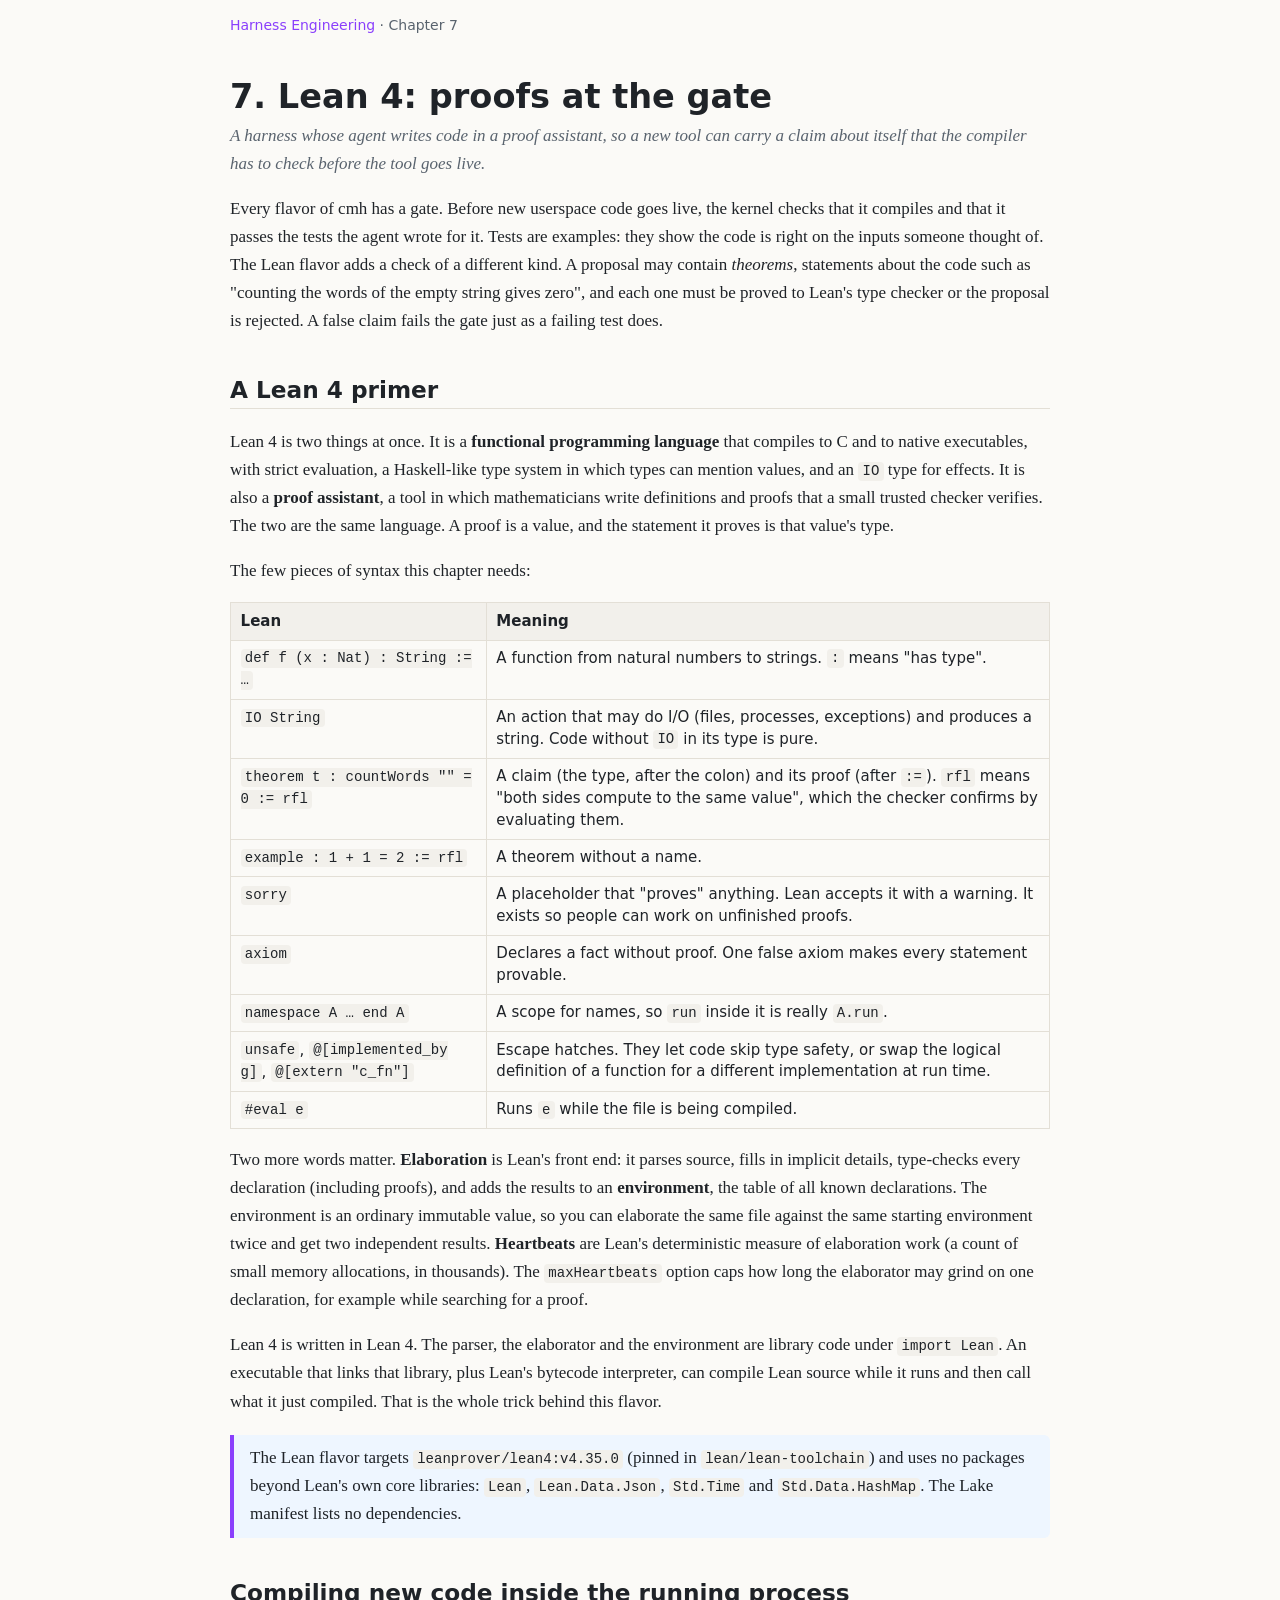
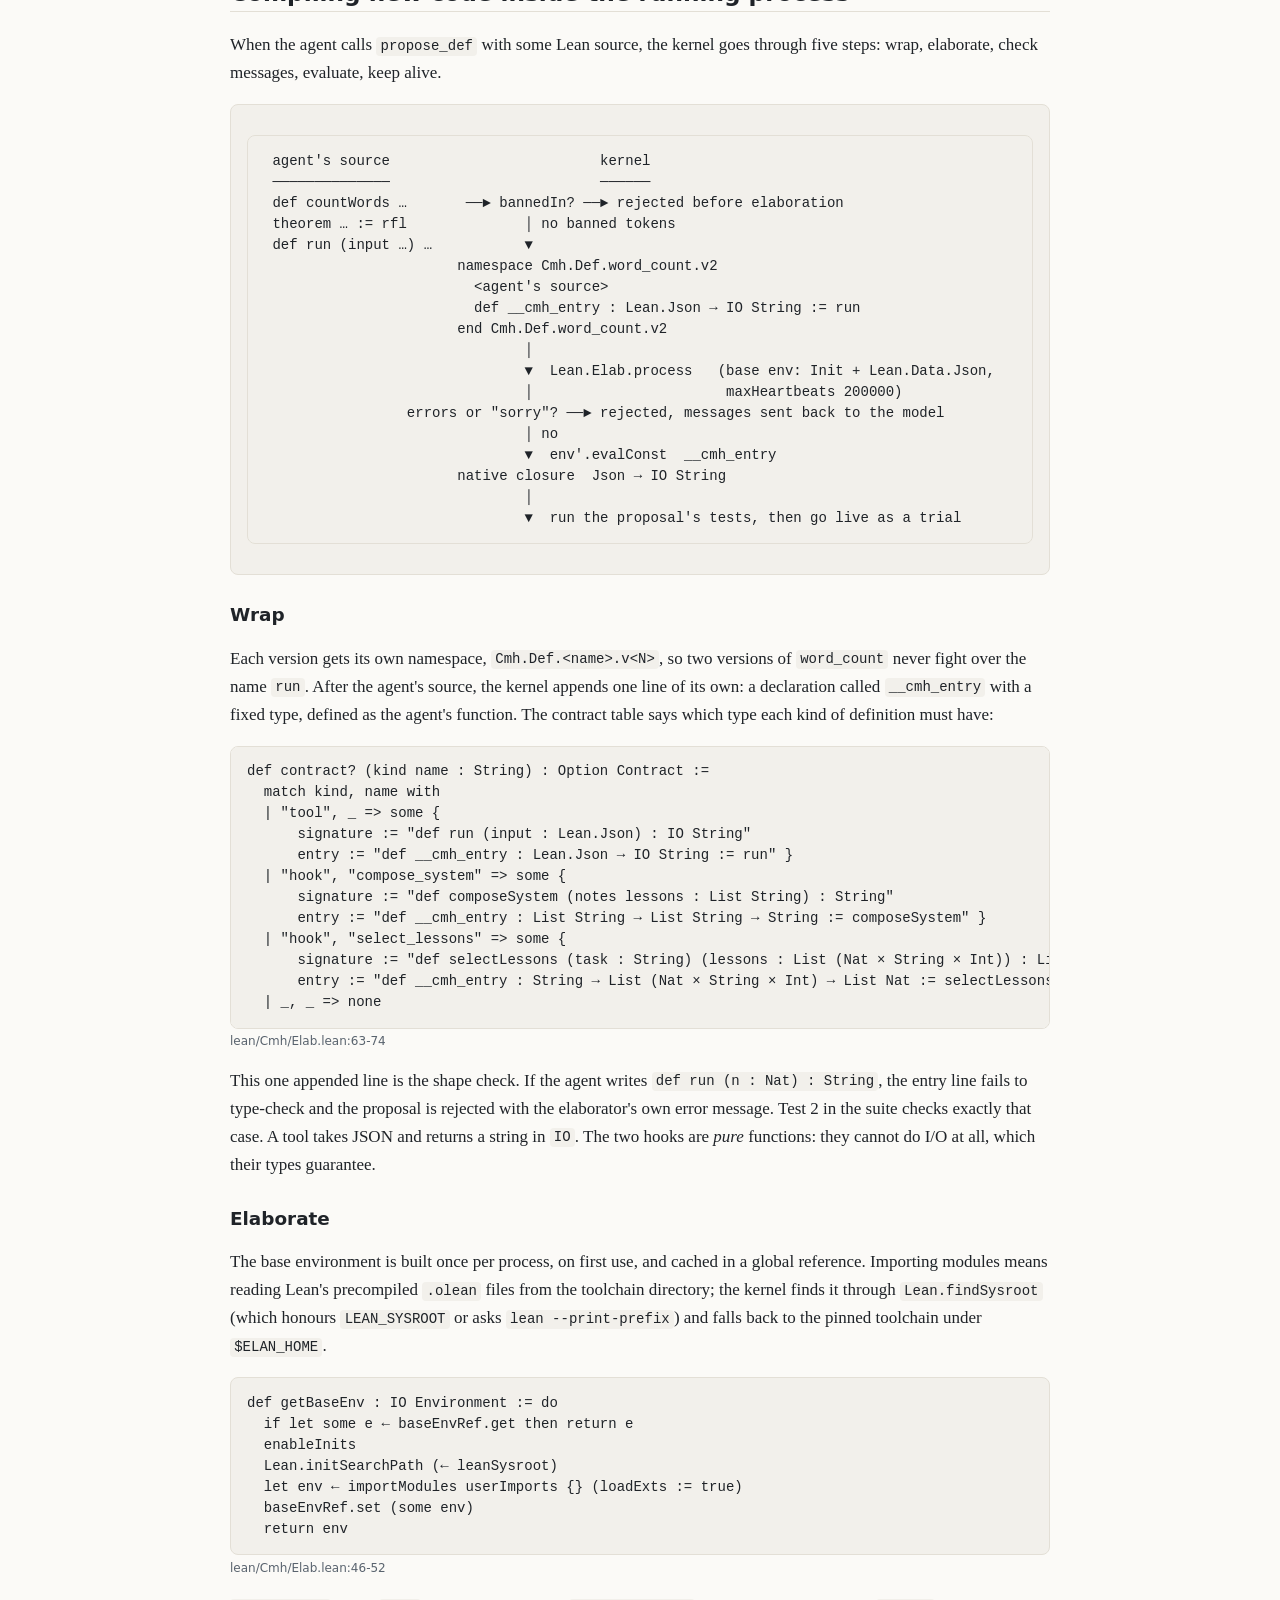
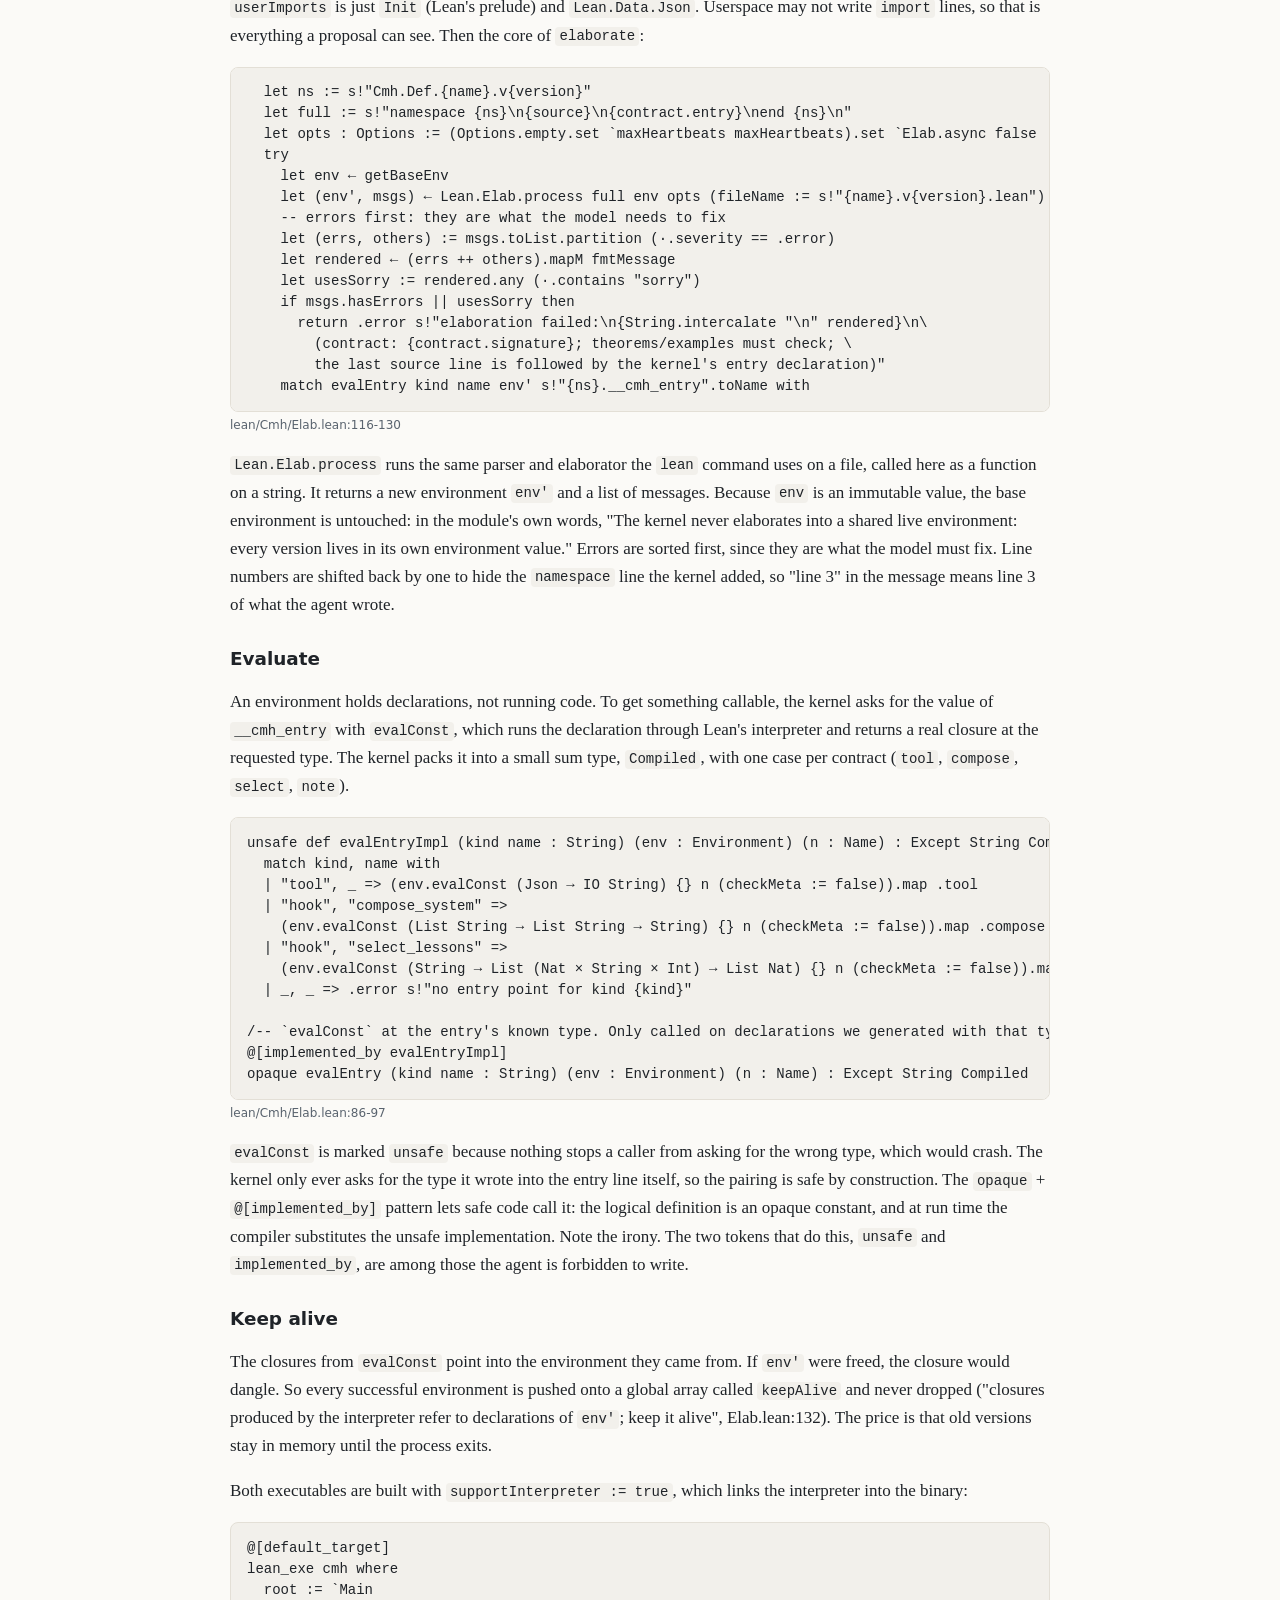
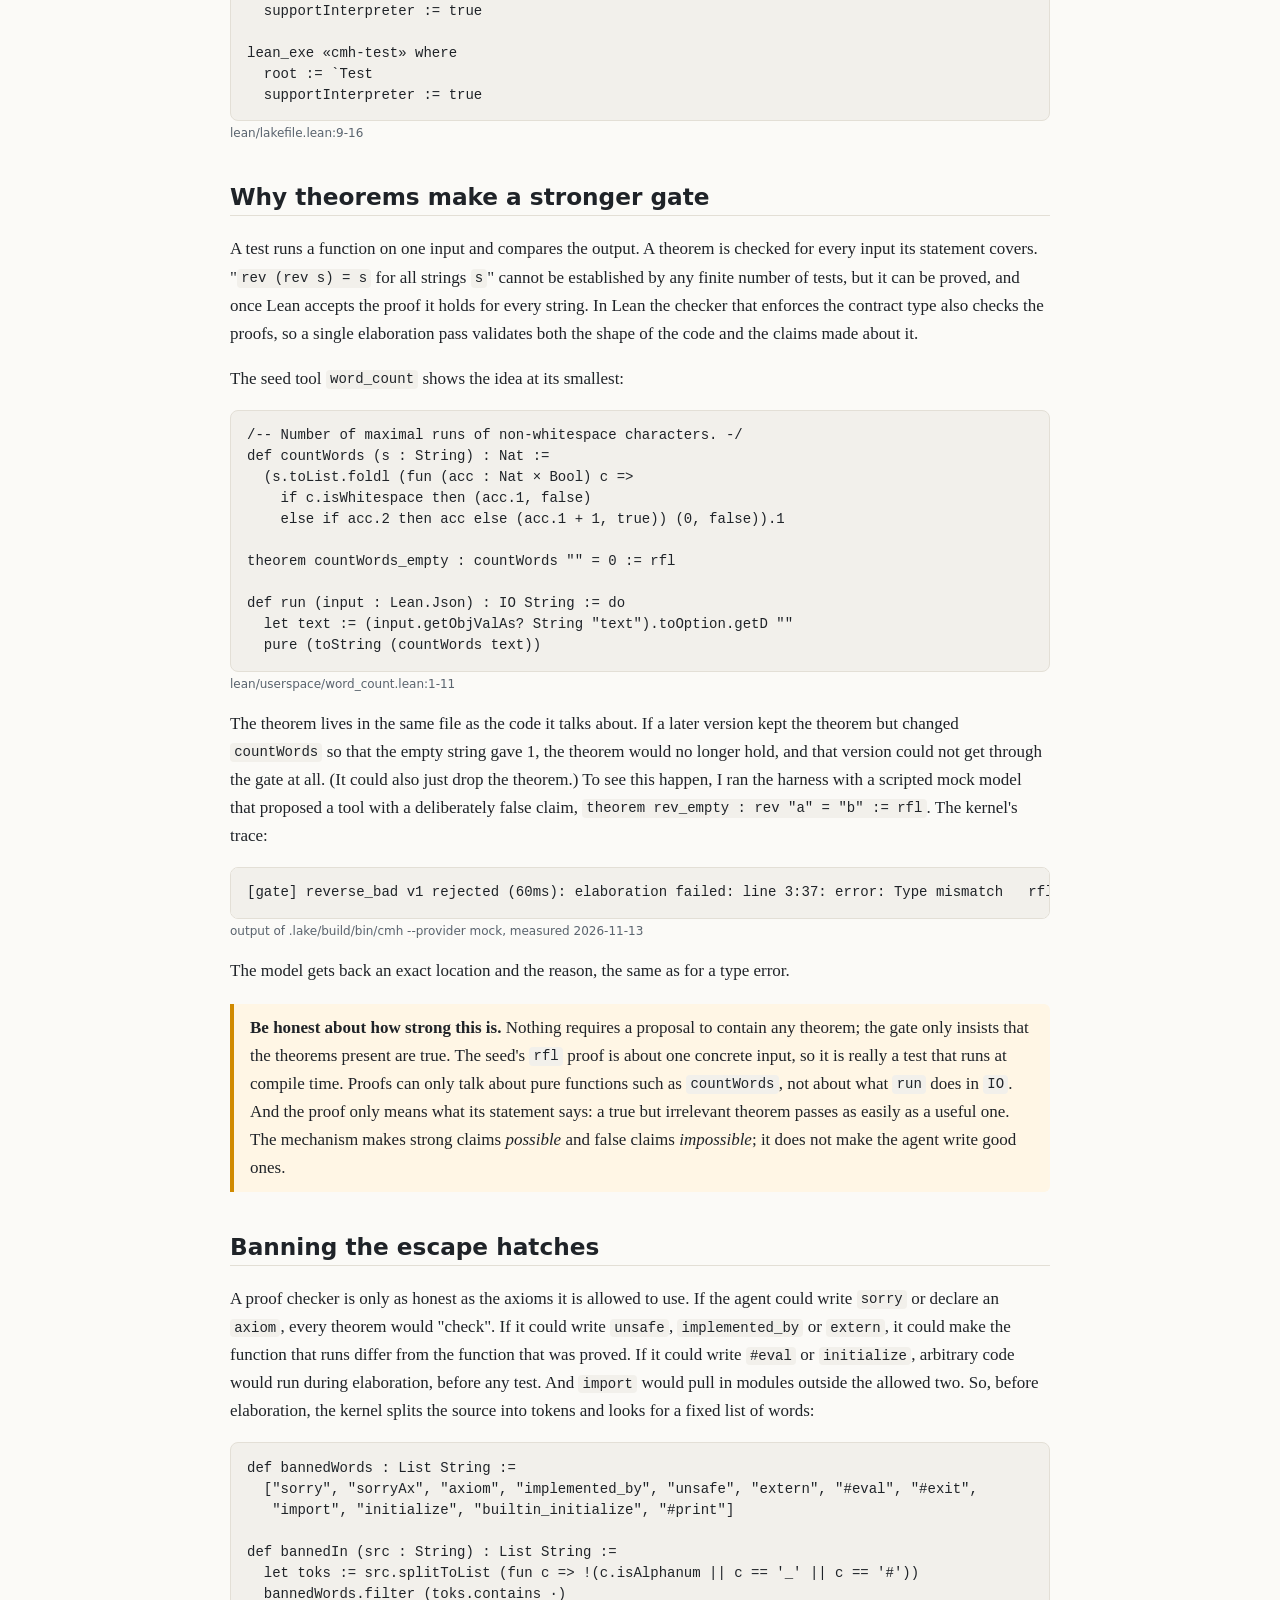
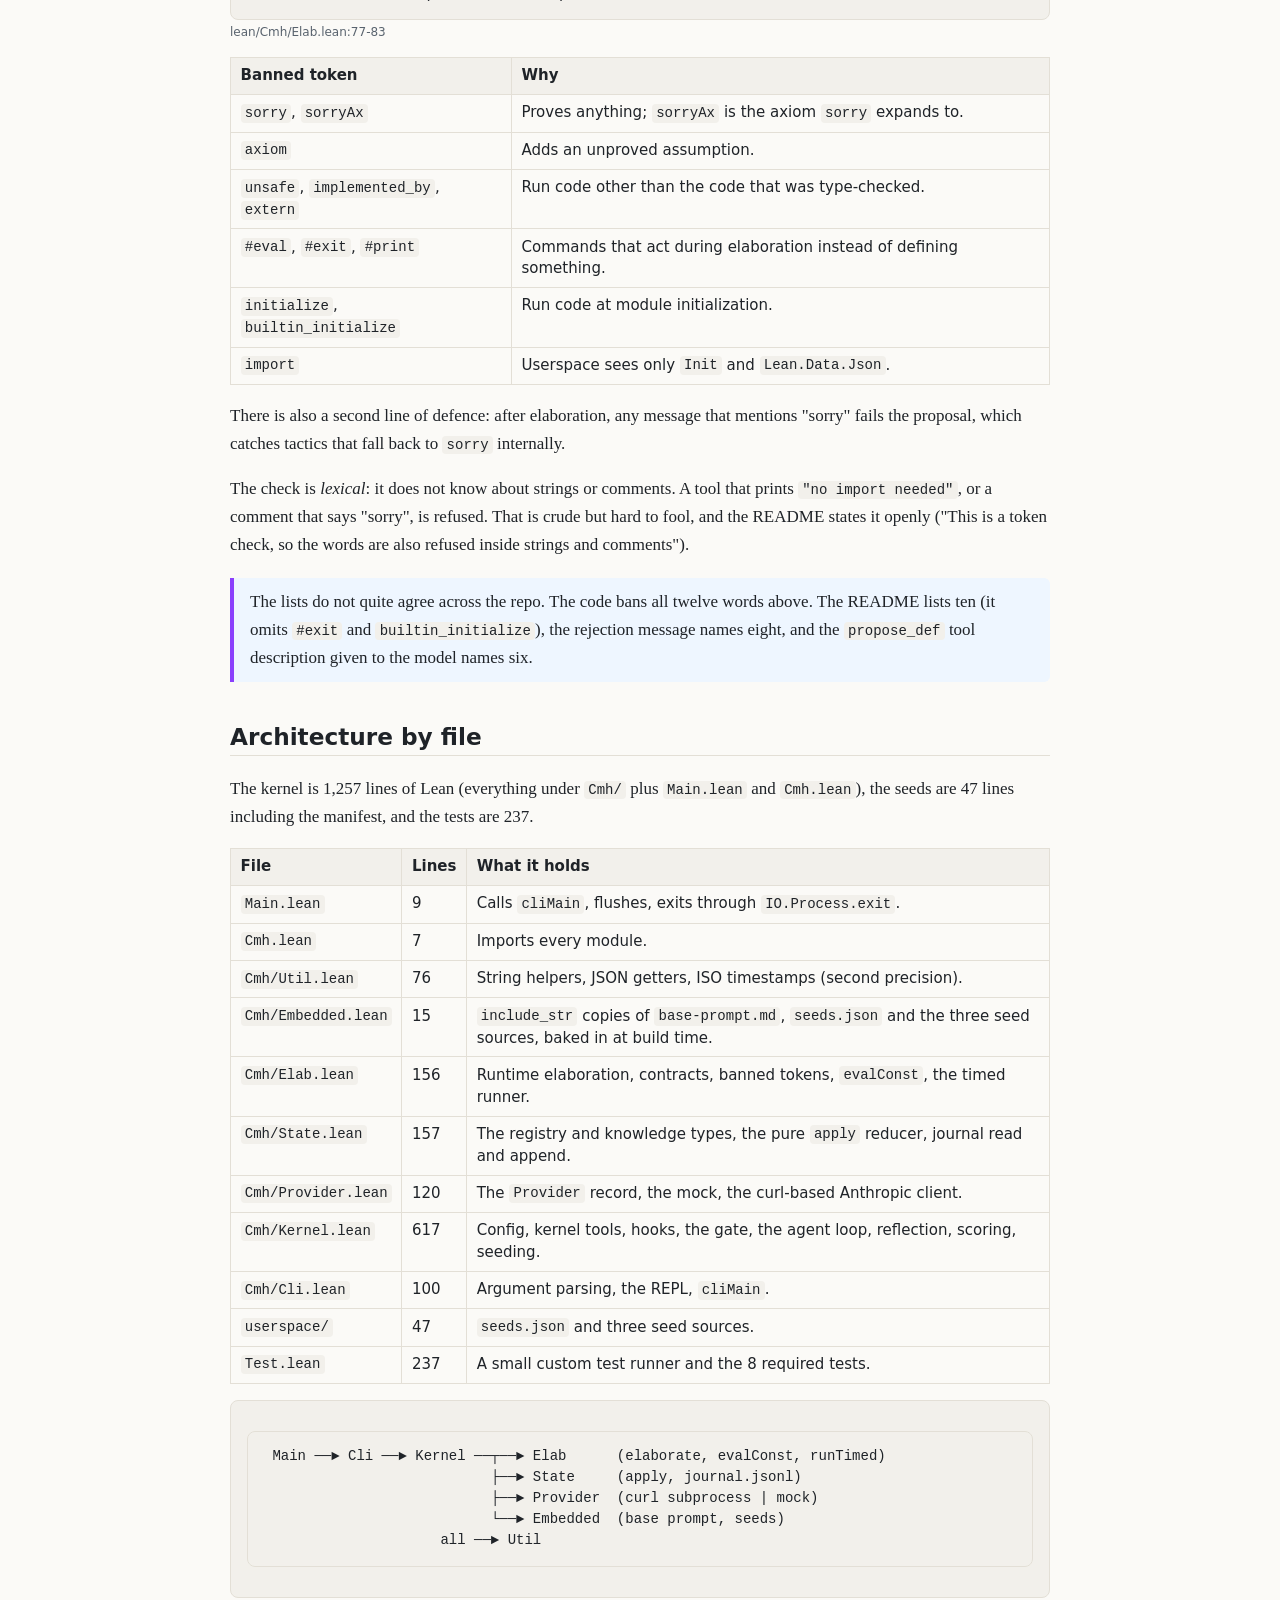
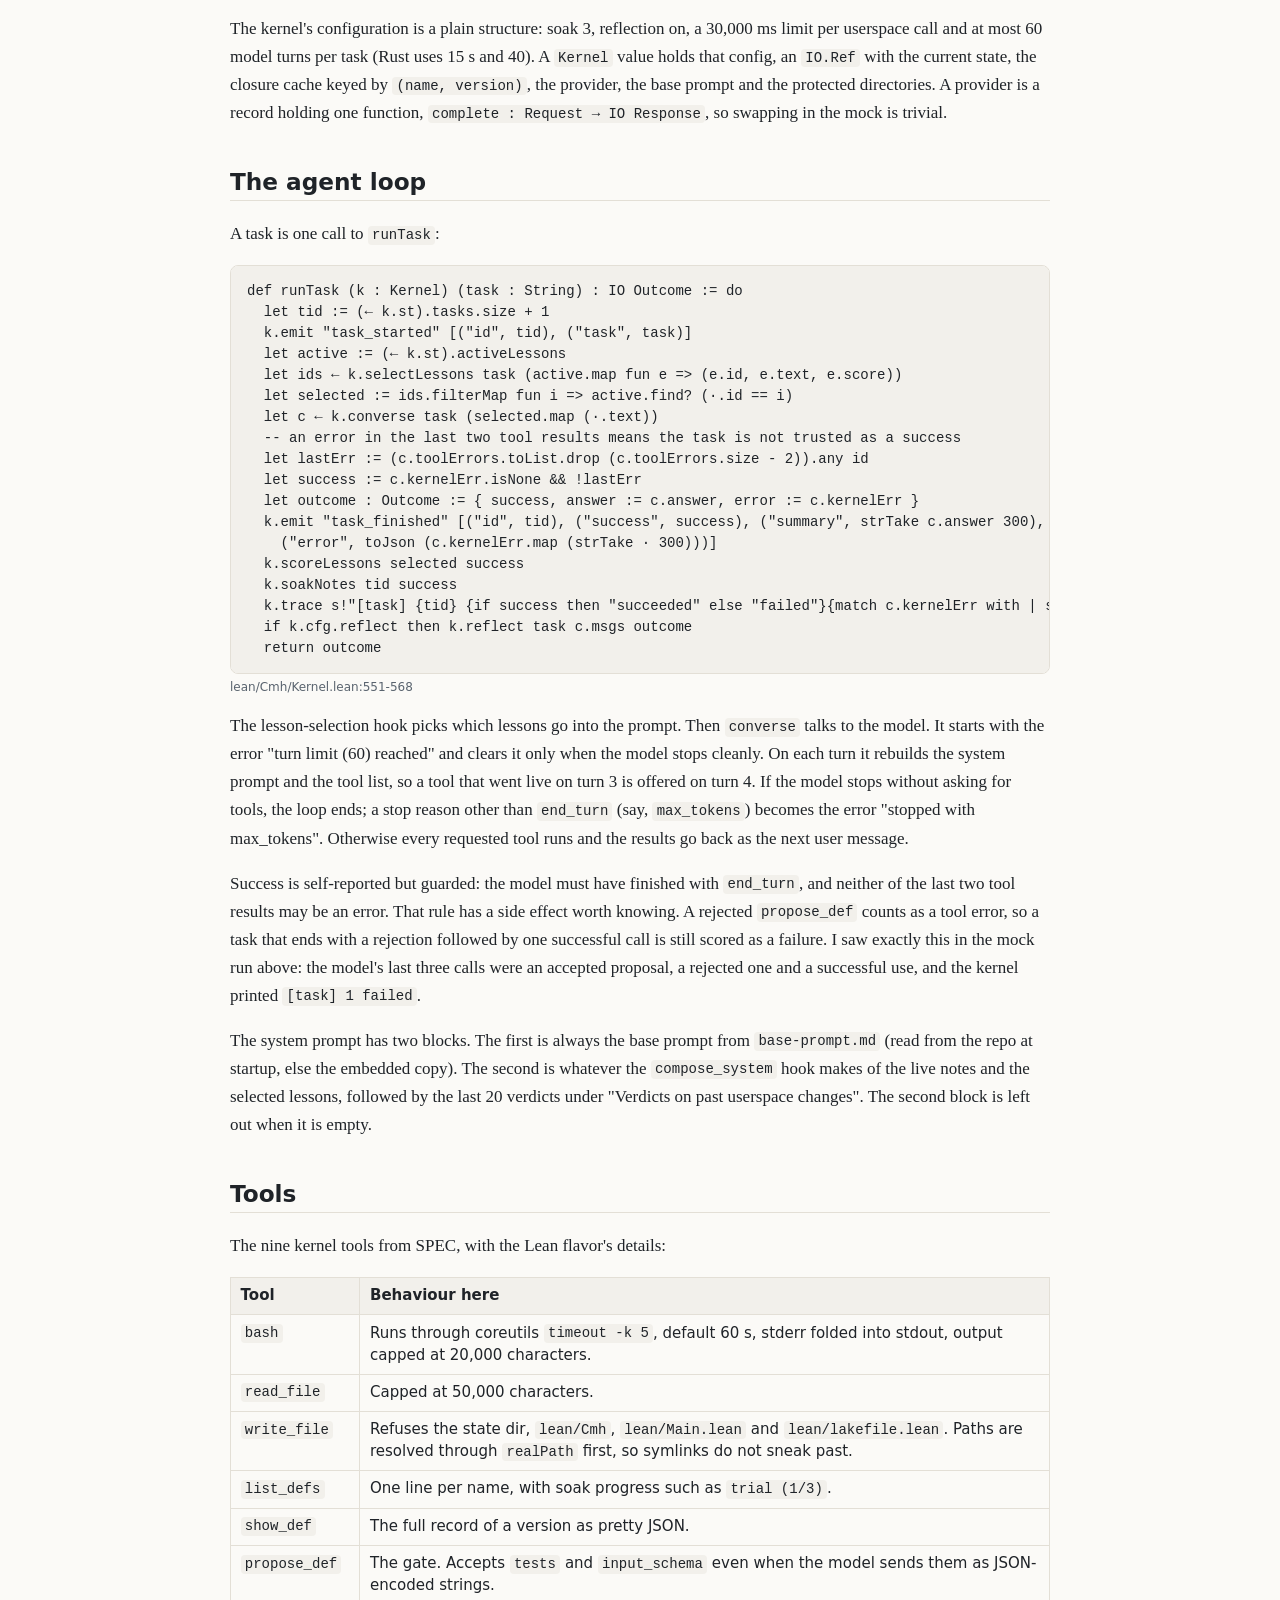
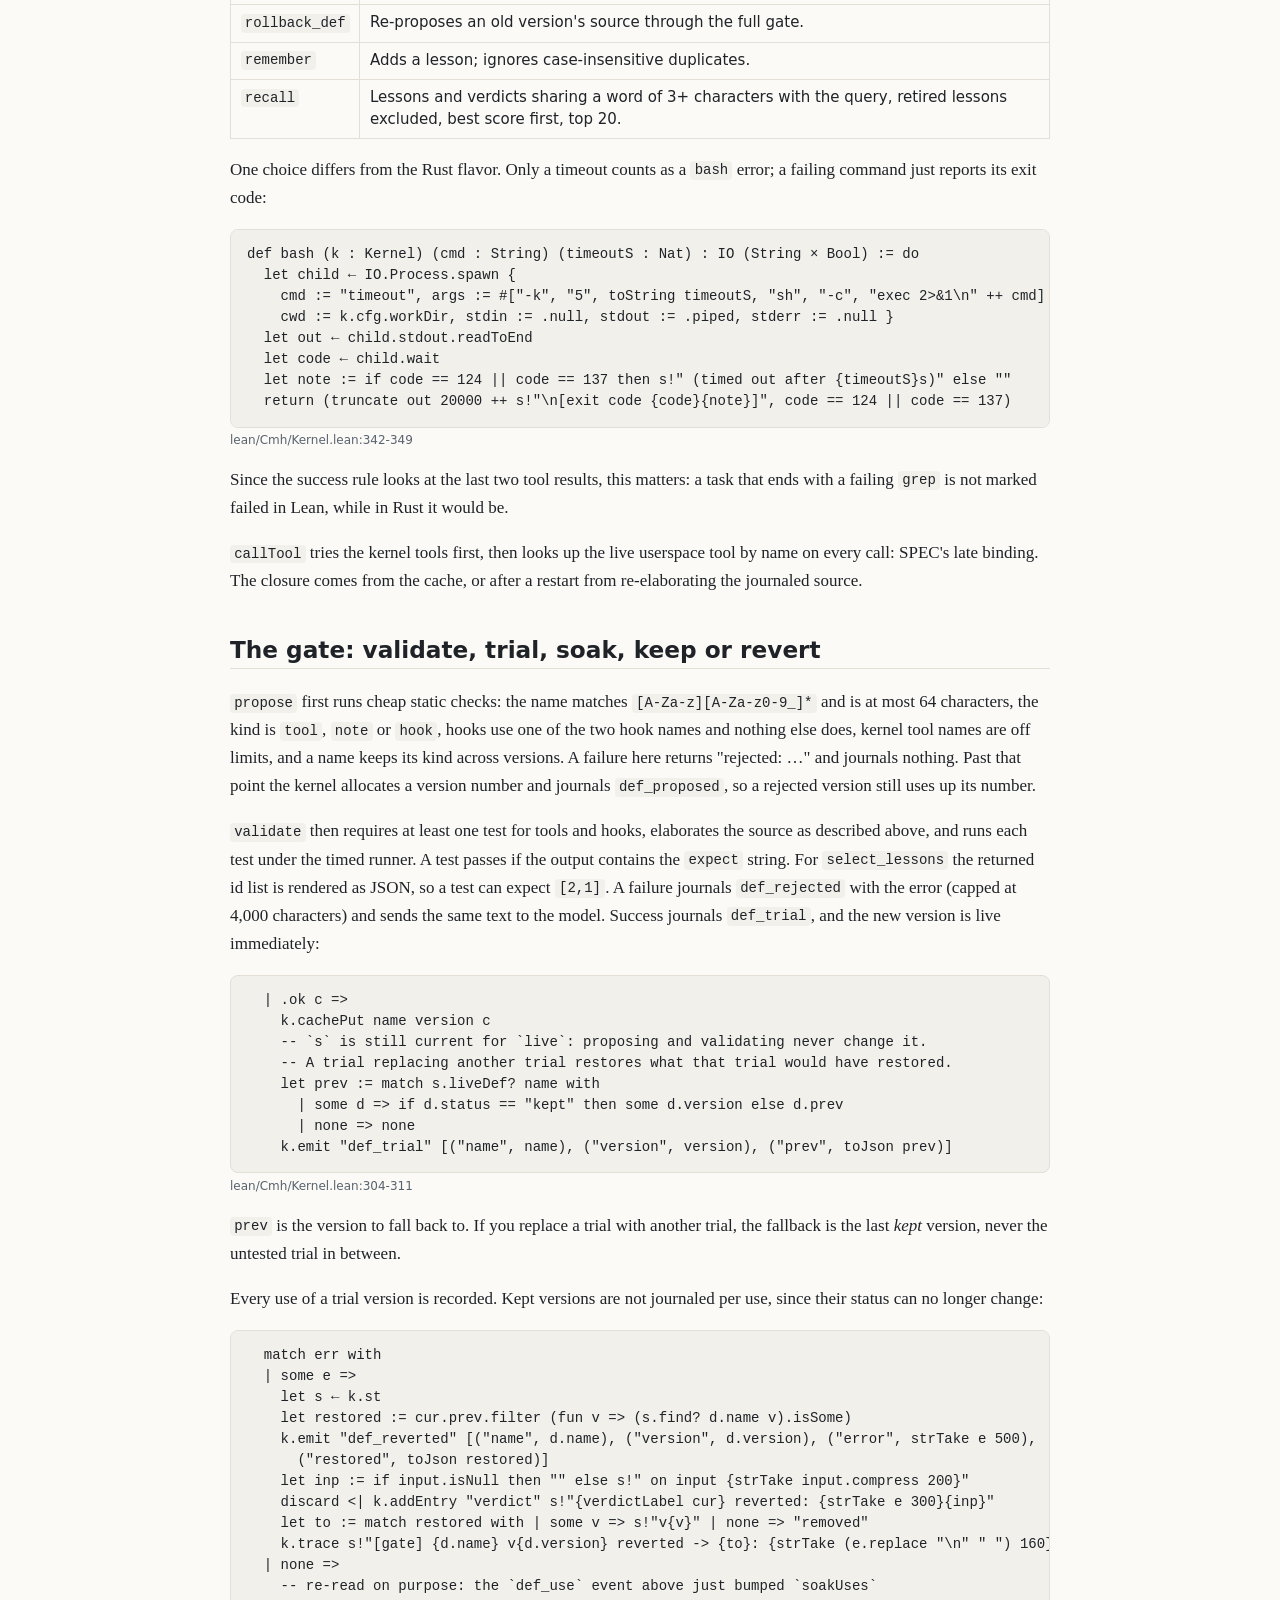
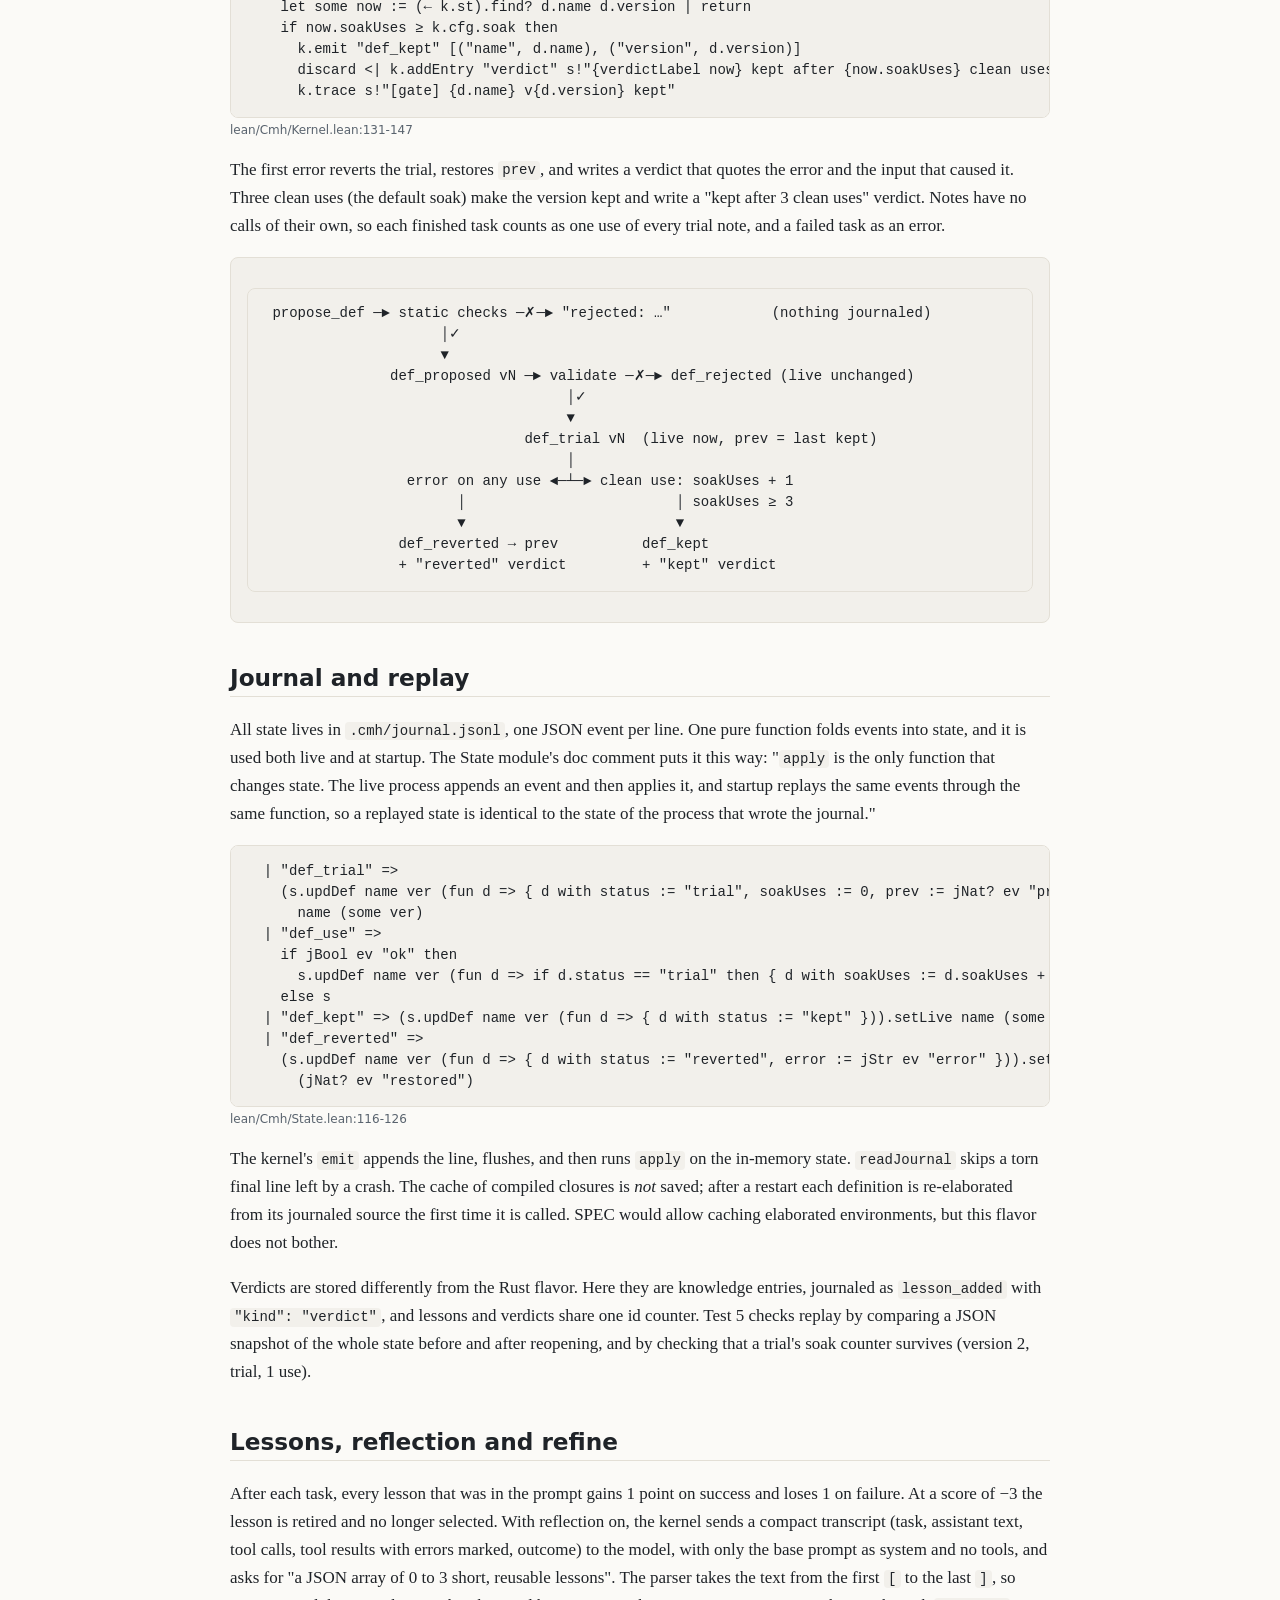
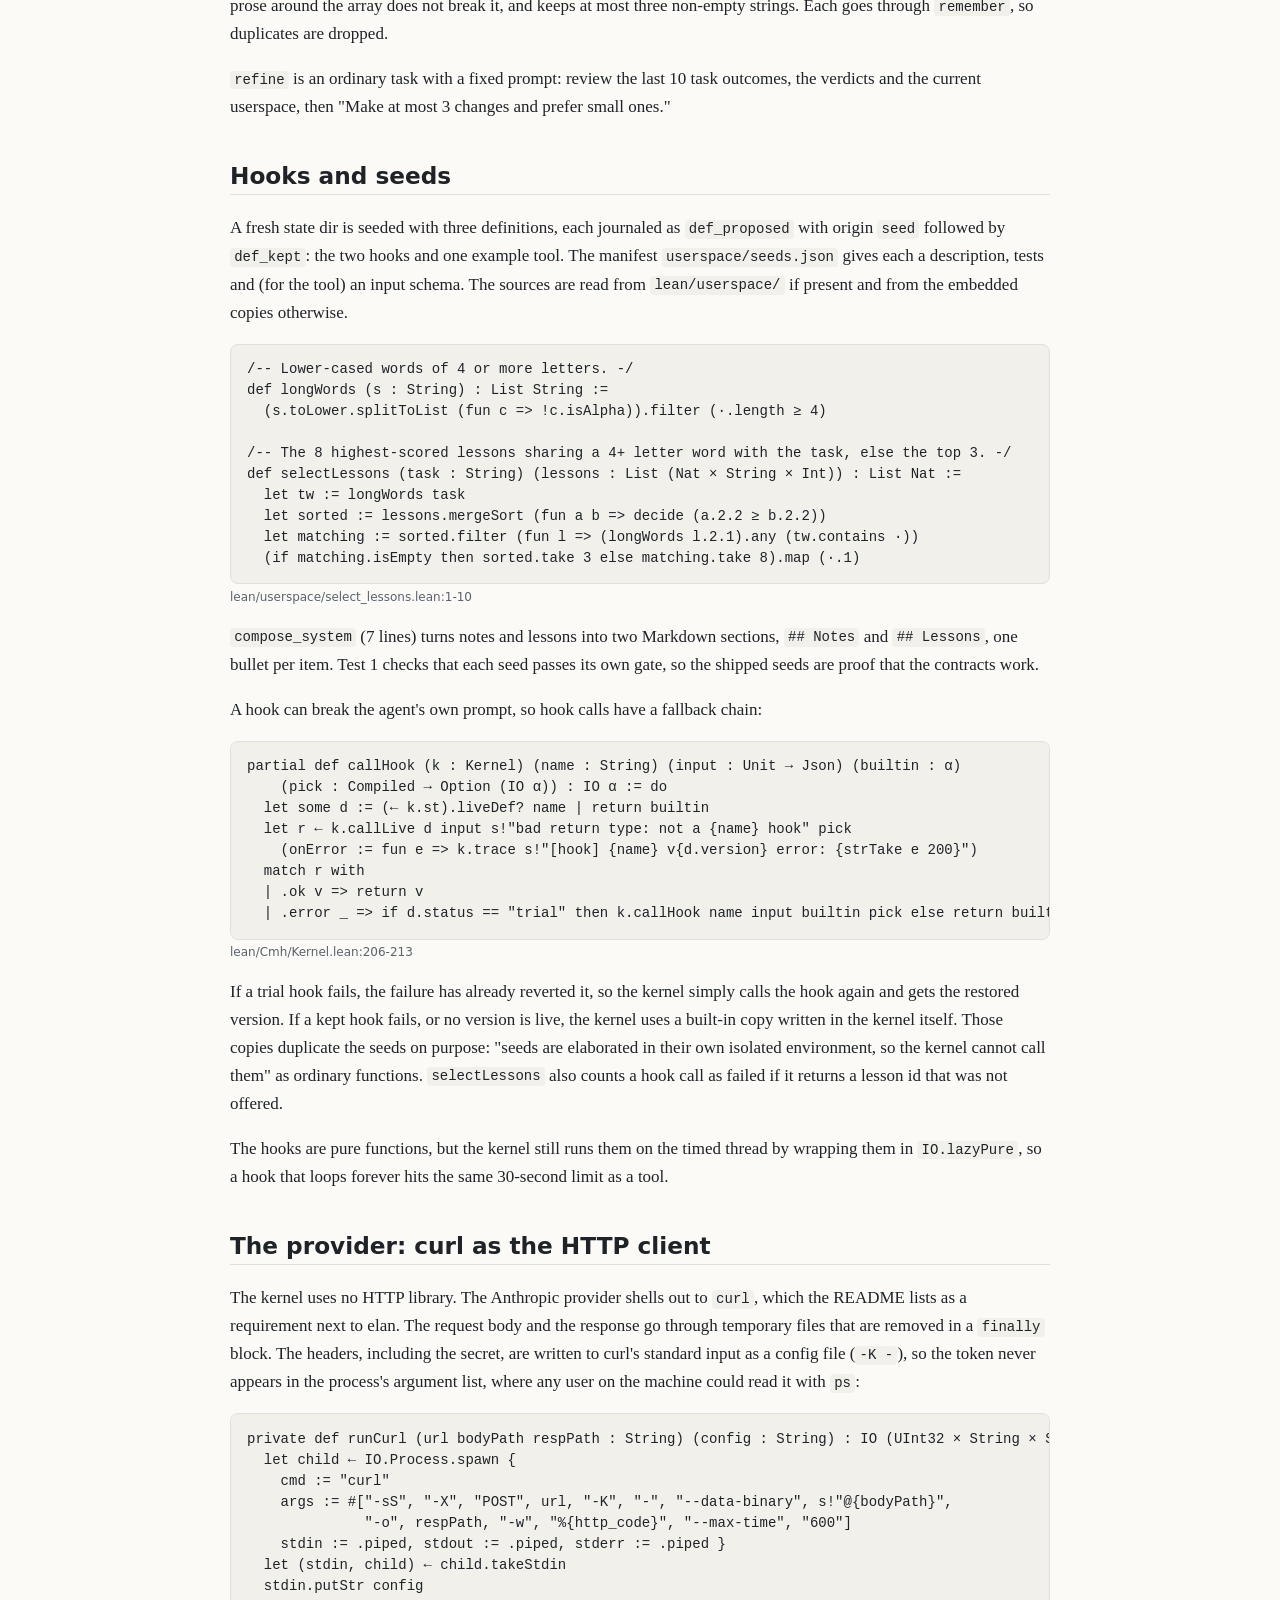
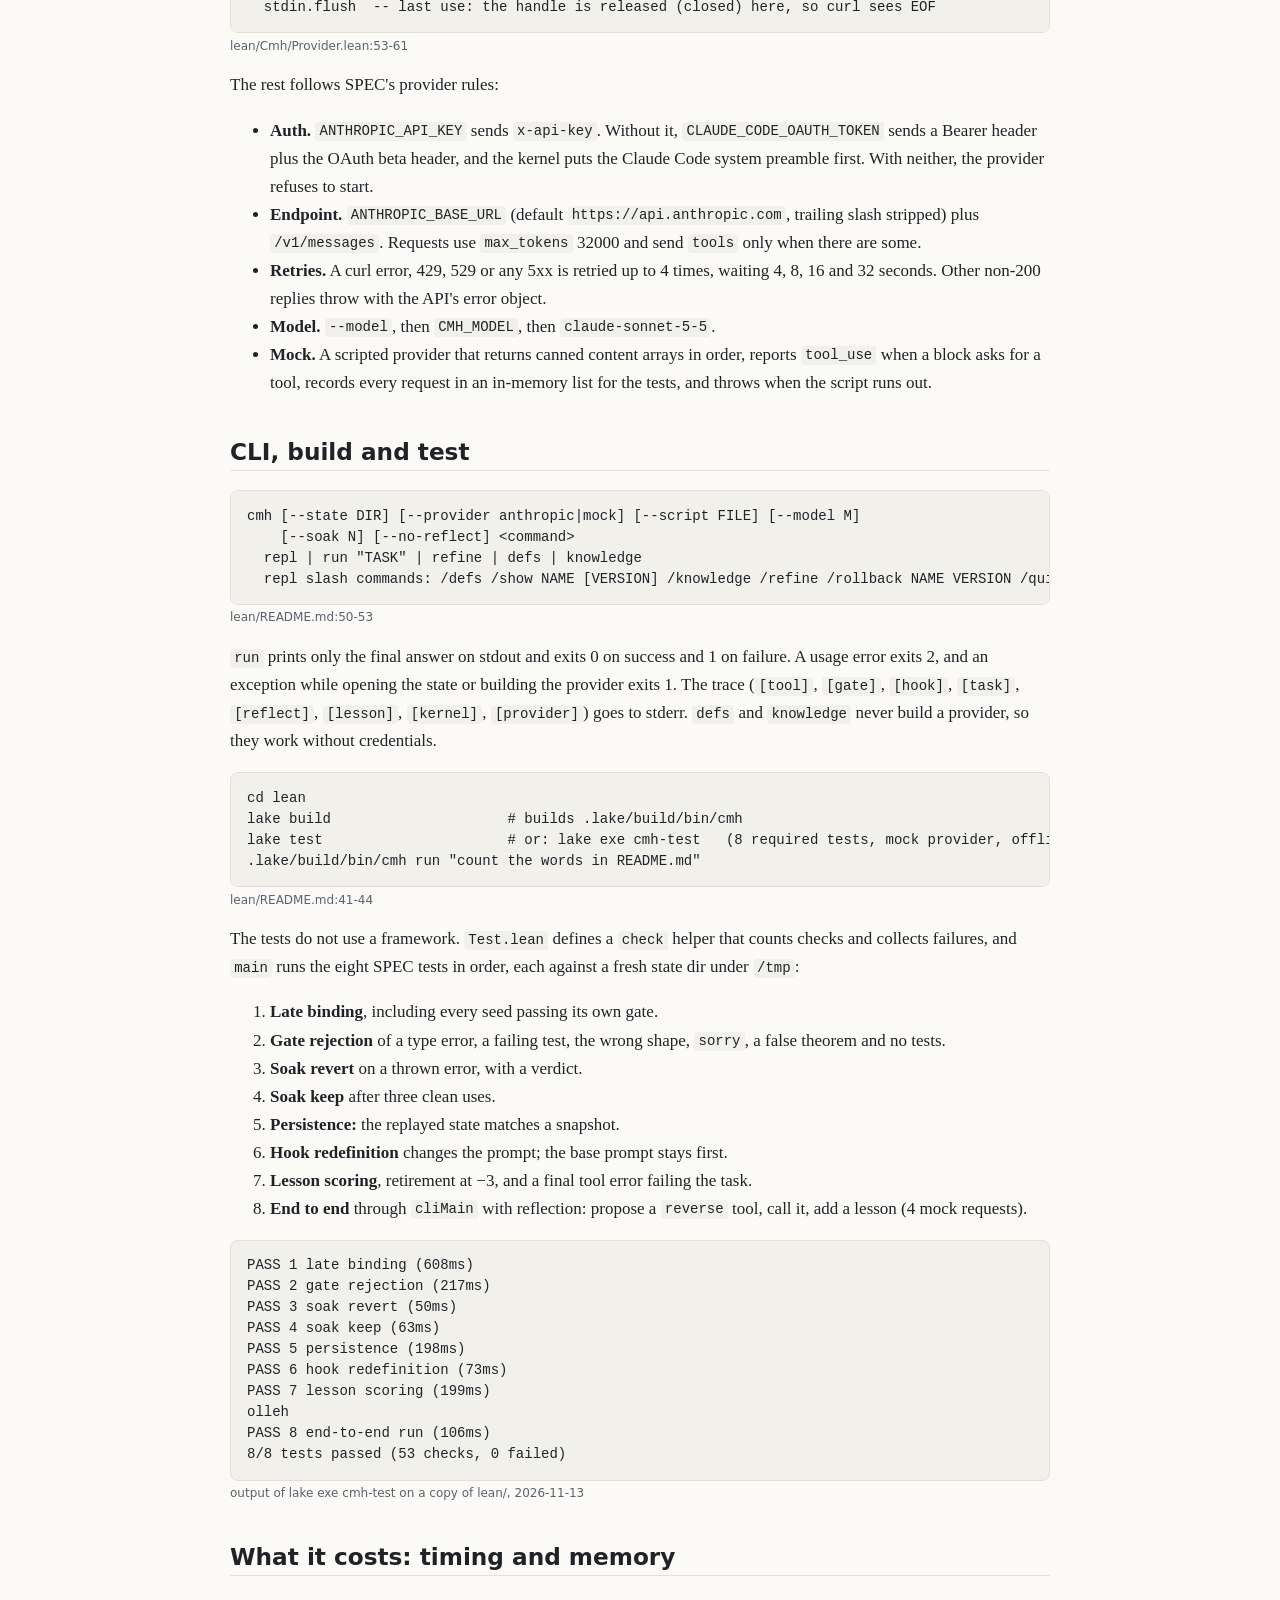
<file: book/07-lean.html>
<!doctype html>
<html lang="en"><head><meta charset="utf-8">
<meta name="viewport" content="width=device-width, initial-scale=1">
<title>7. Lean 4: proofs at the gate · Harness Engineering</title>
<link rel="stylesheet" href="style.css"></head><body>
<header class="book"><a href="index.html">Harness Engineering</a> · Chapter 7</header>
<main>
<h1>7. Lean 4: proofs at the gate</h1>
<p class="subtitle">A harness whose agent writes code in a proof assistant, so a new tool can carry a claim about itself that the compiler has to check before the tool goes live.</p>

<p>Every flavor of cmh has a gate. Before new userspace code goes live, the kernel checks
that it compiles and that it passes the tests the agent wrote for it. Tests are examples:
they show the code is right on the inputs someone thought of. The Lean flavor adds a check
of a different kind. A proposal may contain <em>theorems</em>, statements about the code
such as "counting the words of the empty string gives zero", and each one must be proved
to Lean's type checker or the proposal is rejected. A false claim fails the gate just as a
failing test does.</p>

<h2>A Lean 4 primer</h2>

<p>Lean 4 is two things at once. It is a <strong>functional programming language</strong>
that compiles to C and to native executables, with strict evaluation, a Haskell-like type
system in which types can mention values, and an <code>IO</code> type for effects. It is also a <strong>proof
assistant</strong>, a tool in which mathematicians write definitions and proofs that a
small trusted checker verifies. The two are the same language. A proof is a value, and the
statement it proves is that value's type.</p>

<p>The few pieces of syntax this chapter needs:</p>

<table>
<tr><th>Lean</th><th>Meaning</th></tr>
<tr><td><code>def f (x : Nat) : String := …</code></td><td>A function from natural numbers to strings. <code>:</code> means "has type".</td></tr>
<tr><td><code>IO String</code></td><td>An action that may do I/O (files, processes, exceptions) and produces a string. Code without <code>IO</code> in its type is pure.</td></tr>
<tr><td><code>theorem t : countWords "" = 0 := rfl</code></td><td>A claim (the type, after the colon) and its proof (after <code>:=</code>). <code>rfl</code> means "both sides compute to the same value", which the checker confirms by evaluating them.</td></tr>
<tr><td><code>example : 1 + 1 = 2 := rfl</code></td><td>A theorem without a name.</td></tr>
<tr><td><code>sorry</code></td><td>A placeholder that "proves" anything. Lean accepts it with a warning. It exists so people can work on unfinished proofs.</td></tr>
<tr><td><code>axiom</code></td><td>Declares a fact without proof. One false axiom makes every statement provable.</td></tr>
<tr><td><code>namespace A … end A</code></td><td>A scope for names, so <code>run</code> inside it is really <code>A.run</code>.</td></tr>
<tr><td><code>unsafe</code>, <code>@[implemented_by g]</code>, <code>@[extern "c_fn"]</code></td><td>Escape hatches. They let code skip type safety, or swap the logical definition of a function for a different implementation at run time.</td></tr>
<tr><td><code>#eval e</code></td><td>Runs <code>e</code> while the file is being compiled.</td></tr>
</table>

<p>Two more words matter. <strong>Elaboration</strong> is Lean's front end: it parses source,
fills in implicit details, type-checks every declaration (including proofs), and adds the
results to an <strong>environment</strong>, the table of all known declarations. The
environment is an ordinary immutable value, so you can elaborate the same file against
the same starting environment twice and get two independent results.
<strong>Heartbeats</strong> are Lean's deterministic measure of elaboration work (a count of
small memory allocations, in thousands). The
<code>maxHeartbeats</code> option caps how long the elaborator may grind on one
declaration, for example while searching for a proof.</p>

<p>Lean 4 is written in Lean 4. The parser, the elaborator and the environment are library
code under <code>import Lean</code>. An executable that links that library, plus Lean's
bytecode interpreter, can compile Lean source while it runs and then call what it just
compiled. That is the whole trick behind this flavor.</p>

<div class="note">The Lean flavor targets <code>leanprover/lean4:v4.35.0</code> (pinned in
<code>lean/lean-toolchain</code>) and uses no packages beyond Lean's own core libraries:
<code>Lean</code>, <code>Lean.Data.Json</code>, <code>Std.Time</code> and
<code>Std.Data.HashMap</code>. The Lake manifest lists no dependencies.</div>

<h2>Compiling new code inside the running process</h2>

<p>When the agent calls <code>propose_def</code> with some Lean source, the kernel goes
through five steps: wrap, elaborate, check messages, evaluate, keep alive.</p>

<div class="diagram"><pre>
 agent's source                         kernel
 ──────────────                         ──────
 def countWords …       ──► bannedIn? ──► rejected before elaboration
 theorem … := rfl              │ no banned tokens
 def run (input …) …           ▼
                       namespace Cmh.Def.word_count.v2
                         &lt;agent's source&gt;
                         def __cmh_entry : Lean.Json → IO String := run
                       end Cmh.Def.word_count.v2
                               │
                               ▼  Lean.Elab.process   (base env: Init + Lean.Data.Json,
                               │                       maxHeartbeats 200000)
                 errors or "sorry"? ──► rejected, messages sent back to the model
                               │ no
                               ▼  env'.evalConst  __cmh_entry
                       native closure  Json → IO String
                               │
                               ▼  run the proposal's tests, then go live as a trial
</pre></div>

<h3>Wrap</h3>

<p>Each version gets its own namespace, <code>Cmh.Def.&lt;name&gt;.v&lt;N&gt;</code>, so two
versions of <code>word_count</code> never fight over the name <code>run</code>. After the
agent's source, the kernel appends one line of its own: a declaration called
<code>__cmh_entry</code> with a fixed type, defined as the agent's function. The contract
table says which type each kind of definition must have:</p>

<pre><code>def contract? (kind name : String) : Option Contract :=
  match kind, name with
  | "tool", _ =&gt; some {
      signature := "def run (input : Lean.Json) : IO String"
      entry := "def __cmh_entry : Lean.Json → IO String := run" }
  | "hook", "compose_system" =&gt; some {
      signature := "def composeSystem (notes lessons : List String) : String"
      entry := "def __cmh_entry : List String → List String → String := composeSystem" }
  | "hook", "select_lessons" =&gt; some {
      signature := "def selectLessons (task : String) (lessons : List (Nat × String × Int)) : List Nat"
      entry := "def __cmh_entry : String → List (Nat × String × Int) → List Nat := selectLessons" }
  | _, _ =&gt; none</code></pre>
<span class="src">lean/Cmh/Elab.lean:63-74</span>

<p>This one appended line is the shape check. If the agent writes
<code>def run (n : Nat) : String</code>, the entry line fails to type-check and the
proposal is rejected with the elaborator's own error message. Test 2 in the suite checks
exactly that case. A tool takes JSON and returns a string in <code>IO</code>. The two hooks
are <em>pure</em> functions: they cannot do I/O at all, which their types guarantee.</p>

<h3>Elaborate</h3>

<p>The base environment is built once per process, on first use, and cached in a global
reference. Importing modules means reading Lean's precompiled <code>.olean</code> files
from the toolchain directory; the kernel finds it through <code>Lean.findSysroot</code>
(which honours <code>LEAN_SYSROOT</code> or asks <code>lean --print-prefix</code>) and falls
back to the pinned toolchain under <code>$ELAN_HOME</code>.</p>

<pre><code>def getBaseEnv : IO Environment := do
  if let some e ← baseEnvRef.get then return e
  enableInits
  Lean.initSearchPath (← leanSysroot)
  let env ← importModules userImports {} (loadExts := true)
  baseEnvRef.set (some env)
  return env</code></pre>
<span class="src">lean/Cmh/Elab.lean:46-52</span>

<p><code>userImports</code> is just <code>Init</code> (Lean's prelude) and
<code>Lean.Data.Json</code>. Userspace may not write <code>import</code> lines, so that is
everything a proposal can see. Then the core of <code>elaborate</code>:</p>

<pre><code>  let ns := s!"Cmh.Def.{name}.v{version}"
  let full := s!"namespace {ns}\n{source}\n{contract.entry}\nend {ns}\n"
  let opts : Options := (Options.empty.set `maxHeartbeats maxHeartbeats).set `Elab.async false
  try
    let env ← getBaseEnv
    let (env', msgs) ← Lean.Elab.process full env opts (fileName := s!"{name}.v{version}.lean")
    -- errors first: they are what the model needs to fix
    let (errs, others) := msgs.toList.partition (·.severity == .error)
    let rendered ← (errs ++ others).mapM fmtMessage
    let usesSorry := rendered.any (·.contains "sorry")
    if msgs.hasErrors || usesSorry then
      return .error s!"elaboration failed:\n{String.intercalate "\n" rendered}\n\
        (contract: {contract.signature}; theorems/examples must check; \
        the last source line is followed by the kernel's entry declaration)"
    match evalEntry kind name env' s!"{ns}.__cmh_entry".toName with</code></pre>
<span class="src">lean/Cmh/Elab.lean:116-130</span>

<p><code>Lean.Elab.process</code> runs the same parser and elaborator the <code>lean</code>
command uses on a file, called here as a function on a string. It returns a new environment
<code>env'</code> and a list of messages. Because <code>env</code> is an immutable value,
the base environment is untouched: in the module's own words, "The kernel never
elaborates into a shared live environment: every version lives in its own environment
value." Errors are sorted first, since they are what the model must fix. Line numbers are
shifted back by one to hide the <code>namespace</code> line the kernel added, so "line 3"
in the message means line 3 of what the agent wrote.</p>

<h3>Evaluate</h3>

<p>An environment holds declarations, not running code. To get something callable, the
kernel asks for the value of <code>__cmh_entry</code> with <code>evalConst</code>, which
runs the declaration through Lean's interpreter and returns a real closure at the
requested type. The kernel packs it into a small sum type, <code>Compiled</code>, with one
case per contract (<code>tool</code>, <code>compose</code>, <code>select</code>,
<code>note</code>).</p>

<pre><code>unsafe def evalEntryImpl (kind name : String) (env : Environment) (n : Name) : Except String Compiled :=
  match kind, name with
  | "tool", _ =&gt; (env.evalConst (Json → IO String) {} n (checkMeta := false)).map .tool
  | "hook", "compose_system" =&gt;
    (env.evalConst (List String → List String → String) {} n (checkMeta := false)).map .compose
  | "hook", "select_lessons" =&gt;
    (env.evalConst (String → List (Nat × String × Int) → List Nat) {} n (checkMeta := false)).map .select
  | _, _ =&gt; .error s!"no entry point for kind {kind}"

/-- `evalConst` at the entry's known type. Only called on declarations we generated with that type. -/
@[implemented_by evalEntryImpl]
opaque evalEntry (kind name : String) (env : Environment) (n : Name) : Except String Compiled</code></pre>
<span class="src">lean/Cmh/Elab.lean:86-97</span>

<p><code>evalConst</code> is marked <code>unsafe</code> because nothing stops a caller from
asking for the wrong type, which would crash. The kernel only ever asks for the type it
wrote into the entry line itself, so the pairing is safe by construction. The
<code>opaque</code> + <code>@[implemented_by]</code> pattern lets safe code call it: the
logical definition is an opaque constant, and at run time the compiler substitutes the
unsafe implementation. Note the irony. The two tokens that do this,
<code>unsafe</code> and <code>implemented_by</code>, are among those the agent is forbidden
to write.</p>

<h3>Keep alive</h3>

<p>The closures from <code>evalConst</code> point into the environment they came from. If
<code>env'</code> were freed, the closure would dangle. So every successful environment is
pushed onto a global array called <code>keepAlive</code> and never dropped ("closures
produced by the interpreter refer to declarations of <code>env'</code>; keep it alive",
Elab.lean:132). The price is that old versions stay in memory until the process exits.</p>

<p>Both executables are built with <code>supportInterpreter := true</code>, which links the
interpreter into the binary:</p>

<pre><code>@[default_target]
lean_exe cmh where
  root := `Main
  supportInterpreter := true

lean_exe «cmh-test» where
  root := `Test
  supportInterpreter := true</code></pre>
<span class="src">lean/lakefile.lean:9-16</span>

<h2>Why theorems make a stronger gate</h2>

<p>A test runs a function on one input and compares the output. A theorem is checked
for every input its statement covers. "<code>rev (rev s) = s</code> for all strings
<code>s</code>" cannot be established by any finite number of tests, but it can be proved,
and once Lean accepts the proof it holds for every string. In Lean the checker that
enforces the contract type also checks the proofs, so a single elaboration pass validates
both the shape of the code and the claims made about it.</p>

<p>The seed tool <code>word_count</code> shows the idea at its smallest:</p>

<pre><code>/-- Number of maximal runs of non-whitespace characters. -/
def countWords (s : String) : Nat :=
  (s.toList.foldl (fun (acc : Nat × Bool) c =&gt;
    if c.isWhitespace then (acc.1, false)
    else if acc.2 then acc else (acc.1 + 1, true)) (0, false)).1

theorem countWords_empty : countWords "" = 0 := rfl

def run (input : Lean.Json) : IO String := do
  let text := (input.getObjValAs? String "text").toOption.getD ""
  pure (toString (countWords text))</code></pre>
<span class="src">lean/userspace/word_count.lean:1-11</span>

<p>The theorem lives in the same file as the code it talks about. If a later version kept
the theorem but changed <code>countWords</code> so that the empty string gave 1, the theorem
would no longer hold, and that version could not get through the gate at all. (It could also just
drop the theorem.) To see this happen, I
ran the harness with a scripted mock model that proposed a tool with a deliberately false
claim, <code>theorem rev_empty : rev "a" = "b" := rfl</code>. The kernel's trace:</p>

<pre><code>[gate] reverse_bad v1 rejected (60ms): elaboration failed: line 3:37: error: Type mismatch   rfl has type   ?m.3 = ?m.3 but is expected to have type   rev "a" = "b" …</code></pre>
<span class="src">output of .lake/build/bin/cmh --provider mock, measured 2026-11-13</span>

<p>The model gets back an exact location and the reason, the same as for a type error.</p>

<div class="warn"><strong>Be honest about how strong this is.</strong> Nothing requires a
proposal to contain any theorem; the gate only insists that the theorems present are
true. The seed's <code>rfl</code> proof is about one concrete input, so it is really a test
that runs at compile time. Proofs can only talk about pure functions such as
<code>countWords</code>, not about what <code>run</code> does in <code>IO</code>. And the
proof only means what its statement says: a true but irrelevant theorem passes as easily
as a useful one. The mechanism makes strong claims <em>possible</em> and false claims
<em>impossible</em>; it does not make the agent write good ones.</div>

<h2>Banning the escape hatches</h2>

<p>A proof checker is only as honest as the axioms it is allowed to use. If the agent could
write <code>sorry</code> or declare an <code>axiom</code>, every theorem would "check". If it
could write <code>unsafe</code>, <code>implemented_by</code> or <code>extern</code>, it could
make the function that runs differ from the function that was proved. If it could write
<code>#eval</code> or <code>initialize</code>, arbitrary code would run during
elaboration, before any test. And <code>import</code> would pull in modules outside the
allowed two. So, before elaboration, the kernel splits the source into tokens and looks
for a fixed list of words:</p>

<pre><code>def bannedWords : List String :=
  ["sorry", "sorryAx", "axiom", "implemented_by", "unsafe", "extern", "#eval", "#exit",
   "import", "initialize", "builtin_initialize", "#print"]

def bannedIn (src : String) : List String :=
  let toks := src.splitToList (fun c =&gt; !(c.isAlphanum || c == '_' || c == '#'))
  bannedWords.filter (toks.contains ·)</code></pre>
<span class="src">lean/Cmh/Elab.lean:77-83</span>

<table>
<tr><th>Banned token</th><th>Why</th></tr>
<tr><td><code>sorry</code>, <code>sorryAx</code></td><td>Proves anything; <code>sorryAx</code> is the axiom <code>sorry</code> expands to.</td></tr>
<tr><td><code>axiom</code></td><td>Adds an unproved assumption.</td></tr>
<tr><td><code>unsafe</code>, <code>implemented_by</code>, <code>extern</code></td><td>Run code other than the code that was type-checked.</td></tr>
<tr><td><code>#eval</code>, <code>#exit</code>, <code>#print</code></td><td>Commands that act during elaboration instead of defining something.</td></tr>
<tr><td><code>initialize</code>, <code>builtin_initialize</code></td><td>Run code at module initialization.</td></tr>
<tr><td><code>import</code></td><td>Userspace sees only <code>Init</code> and <code>Lean.Data.Json</code>.</td></tr>
</table>

<p>There is also a second line of defence: after elaboration, any
message that mentions "sorry" fails the proposal, which catches tactics that fall back to
<code>sorry</code> internally.</p>

<p>The check is <em>lexical</em>: it does not know about strings or comments. A tool
that prints <code>"no import needed"</code>, or a comment that says "sorry", is refused.
That is crude but hard to fool, and the README states it openly ("This is a token check,
so the words are also refused inside strings and comments").</p>

<div class="note">The lists do not quite agree across the repo. The code bans all twelve
words above. The README lists ten (it omits <code>#exit</code> and
<code>builtin_initialize</code>), the rejection message names eight, and the
<code>propose_def</code> tool description given to the model names six.</div>

<h2>Architecture by file</h2>

<p>The kernel is 1,257 lines of Lean (everything under <code>Cmh/</code> plus
<code>Main.lean</code> and <code>Cmh.lean</code>), the seeds are 47 lines including the
manifest, and the tests are 237.</p>

<table>
<tr><th>File</th><th>Lines</th><th>What it holds</th></tr>
<tr><td><code>Main.lean</code></td><td>9</td><td>Calls <code>cliMain</code>, flushes, exits through <code>IO.Process.exit</code>.</td></tr>
<tr><td><code>Cmh.lean</code></td><td>7</td><td>Imports every module.</td></tr>
<tr><td><code>Cmh/Util.lean</code></td><td>76</td><td>String helpers, JSON getters, ISO timestamps (second precision).</td></tr>
<tr><td><code>Cmh/Embedded.lean</code></td><td>15</td><td><code>include_str</code> copies of <code>base-prompt.md</code>, <code>seeds.json</code> and the three seed sources, baked in at build time.</td></tr>
<tr><td><code>Cmh/Elab.lean</code></td><td>156</td><td>Runtime elaboration, contracts, banned tokens, <code>evalConst</code>, the timed runner.</td></tr>
<tr><td><code>Cmh/State.lean</code></td><td>157</td><td>The registry and knowledge types, the pure <code>apply</code> reducer, journal read and append.</td></tr>
<tr><td><code>Cmh/Provider.lean</code></td><td>120</td><td>The <code>Provider</code> record, the mock, the curl-based Anthropic client.</td></tr>
<tr><td><code>Cmh/Kernel.lean</code></td><td>617</td><td>Config, kernel tools, hooks, the gate, the agent loop, reflection, scoring, seeding.</td></tr>
<tr><td><code>Cmh/Cli.lean</code></td><td>100</td><td>Argument parsing, the REPL, <code>cliMain</code>.</td></tr>
<tr><td><code>userspace/</code></td><td>47</td><td><code>seeds.json</code> and three seed sources.</td></tr>
<tr><td><code>Test.lean</code></td><td>237</td><td>A small custom test runner and the 8 required tests.</td></tr>
</table>

<div class="diagram"><pre>
 Main ──► Cli ──► Kernel ──┬──► Elab      (elaborate, evalConst, runTimed)
                           ├──► State     (apply, journal.jsonl)
                           ├──► Provider  (curl subprocess | mock)
                           └──► Embedded  (base prompt, seeds)
                     all ──► Util
</pre></div>

<p>The kernel's configuration is a plain structure: soak 3, reflection on, a 30,000 ms
limit per userspace call and at most 60 model turns per task (Rust uses 15 s and 40). A
<code>Kernel</code> value holds that config, an <code>IO.Ref</code> with the current state,
the closure cache keyed by <code>(name, version)</code>, the provider, the base prompt and
the protected directories. A provider is a record holding one function,
<code>complete : Request → IO Response</code>, so swapping in the mock is trivial.</p>

<h2>The agent loop</h2>

<p>A task is one call to <code>runTask</code>:</p>

<pre><code>def runTask (k : Kernel) (task : String) : IO Outcome := do
  let tid := (← k.st).tasks.size + 1
  k.emit "task_started" [("id", tid), ("task", task)]
  let active := (← k.st).activeLessons
  let ids ← k.selectLessons task (active.map fun e =&gt; (e.id, e.text, e.score))
  let selected := ids.filterMap fun i =&gt; active.find? (·.id == i)
  let c ← k.converse task (selected.map (·.text))
  -- an error in the last two tool results means the task is not trusted as a success
  let lastErr := (c.toolErrors.toList.drop (c.toolErrors.size - 2)).any id
  let success := c.kernelErr.isNone &amp;&amp; !lastErr
  let outcome : Outcome := { success, answer := c.answer, error := c.kernelErr }
  k.emit "task_finished" [("id", tid), ("success", success), ("summary", strTake c.answer 300),
    ("error", toJson (c.kernelErr.map (strTake · 300)))]
  k.scoreLessons selected success
  k.soakNotes tid success
  k.trace s!"[task] {tid} {if success then "succeeded" else "failed"}{match c.kernelErr with | some e =&gt; s!": {strTake e 200}" | none =&gt; ""}"
  if k.cfg.reflect then k.reflect task c.msgs outcome
  return outcome</code></pre>
<span class="src">lean/Cmh/Kernel.lean:551-568</span>

<p>The lesson-selection hook picks which lessons go into the prompt. Then
<code>converse</code> talks to the model. It starts with the error "turn limit (60)
reached" and clears it only when the model stops cleanly. On each turn it rebuilds the
system prompt and the tool list, so a tool that went live on turn 3 is offered on turn 4.
If the model stops without asking for tools, the loop ends; a stop reason other than
<code>end_turn</code> (say, <code>max_tokens</code>) becomes the error "stopped with
max_tokens". Otherwise every requested tool runs and the results go back as the next user
message.</p>

<p>Success is self-reported but guarded: the model must have finished with
<code>end_turn</code>, and neither of the last two tool results may be an error. That rule
has a side effect worth knowing. A rejected <code>propose_def</code> counts as a tool
error, so a task that ends with a rejection followed by one successful call is still
scored as a failure. I saw exactly this in the mock run above: the model's last three
calls were an accepted proposal, a rejected one and a successful use, and the kernel
printed <code>[task] 1 failed</code>.</p>

<p>The system prompt has two blocks. The first is always the base prompt from
<code>base-prompt.md</code> (read from the repo at startup, else the embedded copy). The
second is whatever the <code>compose_system</code> hook makes of the live notes and the
selected lessons, followed by the last 20 verdicts under "Verdicts on past userspace
changes". The second block is left out when it is empty.</p>

<h2>Tools</h2>

<p>The nine kernel tools from SPEC, with the Lean flavor's details:</p>

<table>
<tr><th>Tool</th><th>Behaviour here</th></tr>
<tr><td><code>bash</code></td><td>Runs through coreutils <code>timeout -k 5</code>, default 60 s, stderr folded into stdout, output capped at 20,000 characters.</td></tr>
<tr><td><code>read_file</code></td><td>Capped at 50,000 characters.</td></tr>
<tr><td><code>write_file</code></td><td>Refuses the state dir, <code>lean/Cmh</code>, <code>lean/Main.lean</code> and <code>lean/lakefile.lean</code>. Paths are resolved through <code>realPath</code> first, so symlinks do not sneak past.</td></tr>
<tr><td><code>list_defs</code></td><td>One line per name, with soak progress such as <code>trial (1/3)</code>.</td></tr>
<tr><td><code>show_def</code></td><td>The full record of a version as pretty JSON.</td></tr>
<tr><td><code>propose_def</code></td><td>The gate. Accepts <code>tests</code> and <code>input_schema</code> even when the model sends them as JSON-encoded strings.</td></tr>
<tr><td><code>rollback_def</code></td><td>Re-proposes an old version's source through the full gate.</td></tr>
<tr><td><code>remember</code></td><td>Adds a lesson; ignores case-insensitive duplicates.</td></tr>
<tr><td><code>recall</code></td><td>Lessons and verdicts sharing a word of 3+ characters with the query, retired lessons excluded, best score first, top 20.</td></tr>
</table>

<p>One choice differs from the Rust flavor. Only a timeout counts as a <code>bash</code>
error; a failing command just reports its exit code:</p>

<pre><code>def bash (k : Kernel) (cmd : String) (timeoutS : Nat) : IO (String × Bool) := do
  let child ← IO.Process.spawn {
    cmd := "timeout", args := #["-k", "5", toString timeoutS, "sh", "-c", "exec 2&gt;&amp;1\n" ++ cmd]
    cwd := k.cfg.workDir, stdin := .null, stdout := .piped, stderr := .null }
  let out ← child.stdout.readToEnd
  let code ← child.wait
  let note := if code == 124 || code == 137 then s!" (timed out after {timeoutS}s)" else ""
  return (truncate out 20000 ++ s!"\n[exit code {code}{note}]", code == 124 || code == 137)</code></pre>
<span class="src">lean/Cmh/Kernel.lean:342-349</span>

<p>Since the success rule looks at the last two tool results, this matters: a task that
ends with a failing <code>grep</code> is not marked failed in Lean, while in Rust it would
be.</p>

<p><code>callTool</code> tries the kernel tools first, then looks up the live userspace tool
by name on every call: SPEC's late binding. The closure comes from the cache, or after a
restart from re-elaborating the journaled source.</p>

<h2>The gate: validate, trial, soak, keep or revert</h2>

<p><code>propose</code> first runs cheap static checks: the name matches
<code>[A-Za-z][A-Za-z0-9_]*</code> and is at most 64 characters, the kind is
<code>tool</code>, <code>note</code> or <code>hook</code>, hooks use one of the two hook
names and nothing else does, kernel tool names are off limits, and a name keeps its kind
across versions. A failure here returns "rejected: …" and journals nothing. Past that
point the kernel allocates a version number and journals <code>def_proposed</code>, so a
rejected version still uses up its number.</p>

<p><code>validate</code> then requires at least one test for tools and hooks, elaborates
the source as described above, and runs each test under the timed runner. A test passes
if the output contains the <code>expect</code> string. For <code>select_lessons</code> the
returned id list is rendered as JSON, so a test can expect <code>[2,1]</code>. A failure
journals <code>def_rejected</code> with the error (capped at 4,000 characters) and sends
the same text to the model. Success journals <code>def_trial</code>, and the new version is
live immediately:</p>

<pre><code>  | .ok c =&gt;
    k.cachePut name version c
    -- `s` is still current for `live`: proposing and validating never change it.
    -- A trial replacing another trial restores what that trial would have restored.
    let prev := match s.liveDef? name with
      | some d =&gt; if d.status == "kept" then some d.version else d.prev
      | none =&gt; none
    k.emit "def_trial" [("name", name), ("version", version), ("prev", toJson prev)]</code></pre>
<span class="src">lean/Cmh/Kernel.lean:304-311</span>

<p><code>prev</code> is the version to fall back to. If you replace a trial with another
trial, the fallback is the last <em>kept</em> version, never the untested trial in
between.</p>

<p>Every use of a trial version is recorded. Kept versions are not journaled per use,
since their status can no longer change:</p>

<pre><code>  match err with
  | some e =&gt;
    let s ← k.st
    let restored := cur.prev.filter (fun v =&gt; (s.find? d.name v).isSome)
    k.emit "def_reverted" [("name", d.name), ("version", d.version), ("error", strTake e 500),
      ("restored", toJson restored)]
    let inp := if input.isNull then "" else s!" on input {strTake input.compress 200}"
    discard &lt;| k.addEntry "verdict" s!"{verdictLabel cur} reverted: {strTake e 300}{inp}"
    let to := match restored with | some v =&gt; s!"v{v}" | none =&gt; "removed"
    k.trace s!"[gate] {d.name} v{d.version} reverted -&gt; {to}: {strTake (e.replace "\n" " ") 160}"
  | none =&gt;
    -- re-read on purpose: the `def_use` event above just bumped `soakUses`
    let some now := (← k.st).find? d.name d.version | return
    if now.soakUses ≥ k.cfg.soak then
      k.emit "def_kept" [("name", d.name), ("version", d.version)]
      discard &lt;| k.addEntry "verdict" s!"{verdictLabel now} kept after {now.soakUses} clean uses"
      k.trace s!"[gate] {d.name} v{d.version} kept"</code></pre>
<span class="src">lean/Cmh/Kernel.lean:131-147</span>

<p>The first error reverts the trial, restores <code>prev</code>, and writes a verdict that
quotes the error and the input that caused it. Three clean uses (the default soak) make the
version kept and write a "kept after 3 clean uses" verdict. Notes have no calls of their own,
so each finished task counts as one use of every trial note, and a failed task as an
error.</p>

<div class="diagram"><pre>
 propose_def ─► static checks ─✗─► "rejected: …"            (nothing journaled)
                     │✓
                     ▼
               def_proposed vN ─► validate ─✗─► def_rejected (live unchanged)
                                    │✓
                                    ▼
                               def_trial vN  (live now, prev = last kept)
                                    │
                 error on any use ◄─┴─► clean use: soakUses + 1
                       │                         │ soakUses ≥ 3
                       ▼                         ▼
                def_reverted → prev          def_kept
                + "reverted" verdict         + "kept" verdict
</pre></div>

<h2>Journal and replay</h2>

<p>All state lives in <code>.cmh/journal.jsonl</code>, one JSON event per line. One pure
function folds events into state, and it is used both live and at startup. The State
module's doc comment puts it this way: "<code>apply</code> is the only function that
changes state. The live process appends an event and then applies it, and startup replays
the same events through the same function, so a replayed state is identical to the state
of the process that wrote the journal."</p>

<pre><code>  | "def_trial" =&gt;
    (s.updDef name ver (fun d =&gt; { d with status := "trial", soakUses := 0, prev := jNat? ev "prev" })).setLive
      name (some ver)
  | "def_use" =&gt;
    if jBool ev "ok" then
      s.updDef name ver (fun d =&gt; if d.status == "trial" then { d with soakUses := d.soakUses + 1 } else d)
    else s
  | "def_kept" =&gt; (s.updDef name ver (fun d =&gt; { d with status := "kept" })).setLive name (some ver)
  | "def_reverted" =&gt;
    (s.updDef name ver (fun d =&gt; { d with status := "reverted", error := jStr ev "error" })).setLive name
      (jNat? ev "restored")</code></pre>
<span class="src">lean/Cmh/State.lean:116-126</span>

<p>The kernel's <code>emit</code> appends the line, flushes, and then runs
<code>apply</code> on the in-memory state. <code>readJournal</code> skips a torn final line
left by a crash. The cache of compiled closures is <em>not</em> saved; after a restart each
definition is re-elaborated from its journaled source the first time it is called. SPEC
would allow caching elaborated environments, but this flavor does not bother.</p>

<p>Verdicts are stored differently from the Rust flavor. Here they are knowledge entries,
journaled as <code>lesson_added</code> with <code>"kind": "verdict"</code>, and lessons and
verdicts share one id counter. Test 5 checks replay by comparing a JSON snapshot of the
whole state before and after reopening, and by checking that a trial's soak counter
survives (version 2, trial, 1 use).</p>

<h2>Lessons, reflection and refine</h2>

<p>After each task, every lesson that was in the prompt gains 1 point on success and loses
1 on failure. At a score of −3 the lesson is retired and no longer selected. With
reflection on, the kernel sends a compact transcript (task, assistant text, tool calls,
tool results with errors marked, outcome) to the model, with only the base prompt as system
and no tools, and asks for "a JSON array of 0 to 3 short, reusable lessons". The parser
takes the text from the first <code>[</code> to the last <code>]</code>, so prose around the
array does not break it, and keeps at most three non-empty strings. Each goes through
<code>remember</code>, so duplicates are dropped.</p>

<p><code>refine</code> is an ordinary task with a fixed prompt: review the last 10 task
outcomes, the verdicts and the current userspace, then "Make at most 3 changes and prefer
small ones."</p>

<h2>Hooks and seeds</h2>

<p>A fresh state dir is seeded with three definitions, each journaled as
<code>def_proposed</code> with origin <code>seed</code> followed by <code>def_kept</code>:
the two hooks and one example tool. The manifest <code>userspace/seeds.json</code> gives
each a description, tests and (for the tool) an input schema. The sources are read from
<code>lean/userspace/</code> if present and from the embedded copies otherwise.</p>

<pre><code>/-- Lower-cased words of 4 or more letters. -/
def longWords (s : String) : List String :=
  (s.toLower.splitToList (fun c =&gt; !c.isAlpha)).filter (·.length ≥ 4)

/-- The 8 highest-scored lessons sharing a 4+ letter word with the task, else the top 3. -/
def selectLessons (task : String) (lessons : List (Nat × String × Int)) : List Nat :=
  let tw := longWords task
  let sorted := lessons.mergeSort (fun a b =&gt; decide (a.2.2 ≥ b.2.2))
  let matching := sorted.filter (fun l =&gt; (longWords l.2.1).any (tw.contains ·))
  (if matching.isEmpty then sorted.take 3 else matching.take 8).map (·.1)</code></pre>
<span class="src">lean/userspace/select_lessons.lean:1-10</span>

<p><code>compose_system</code> (7 lines) turns notes and lessons into two Markdown sections,
<code>## Notes</code> and <code>## Lessons</code>, one bullet per item. Test 1 checks that
each seed passes its own gate, so the shipped seeds are proof that the contracts work.</p>

<p>A hook can break the agent's own prompt, so hook calls have a fallback chain:</p>

<pre><code>partial def callHook (k : Kernel) (name : String) (input : Unit → Json) (builtin : α)
    (pick : Compiled → Option (IO α)) : IO α := do
  let some d := (← k.st).liveDef? name | return builtin
  let r ← k.callLive d input s!"bad return type: not a {name} hook" pick
    (onError := fun e =&gt; k.trace s!"[hook] {name} v{d.version} error: {strTake e 200}")
  match r with
  | .ok v =&gt; return v
  | .error _ =&gt; if d.status == "trial" then k.callHook name input builtin pick else return builtin</code></pre>
<span class="src">lean/Cmh/Kernel.lean:206-213</span>

<p>If a trial hook fails, the failure has already reverted it, so the kernel simply calls
the hook again and gets the restored version. If a kept hook fails, or no version is
live, the kernel uses a built-in copy written in the kernel itself. Those copies duplicate
the seeds on purpose: "seeds are elaborated in their own isolated environment, so the
kernel cannot call them" as ordinary functions. <code>selectLessons</code> also counts a
hook call as failed if it returns a lesson id that was not offered.</p>

<p>The hooks are pure functions, but the kernel still runs them on the timed thread by
wrapping them in <code>IO.lazyPure</code>, so a hook that loops forever hits the same
30-second limit as a tool.</p>

<h2>The provider: curl as the HTTP client</h2>

<p>The kernel uses no HTTP library. The Anthropic provider shells out to
<code>curl</code>, which the README lists as a requirement next to elan. The request body and the response go through temporary files that are
removed in a <code>finally</code> block. The headers, including the secret, are written to
curl's standard input as a config file (<code>-K -</code>), so the token never appears in
the process's argument list, where any user on the machine could read it with
<code>ps</code>:</p>

<pre><code>private def runCurl (url bodyPath respPath : String) (config : String) : IO (UInt32 × String × String) := do
  let child ← IO.Process.spawn {
    cmd := "curl"
    args := #["-sS", "-X", "POST", url, "-K", "-", "--data-binary", s!"@{bodyPath}",
              "-o", respPath, "-w", "%{http_code}", "--max-time", "600"]
    stdin := .piped, stdout := .piped, stderr := .piped }
  let (stdin, child) ← child.takeStdin
  stdin.putStr config
  stdin.flush  -- last use: the handle is released (closed) here, so curl sees EOF</code></pre>
<span class="src">lean/Cmh/Provider.lean:53-61</span>

<p>The rest follows SPEC's provider rules:</p>
<ul>
<li><strong>Auth.</strong> <code>ANTHROPIC_API_KEY</code> sends <code>x-api-key</code>. Without
it, <code>CLAUDE_CODE_OAUTH_TOKEN</code> sends a Bearer header plus the OAuth beta header, and
the kernel puts the Claude Code system preamble first. With neither, the provider refuses
to start.</li>
<li><strong>Endpoint.</strong> <code>ANTHROPIC_BASE_URL</code> (default
<code>https://api.anthropic.com</code>, trailing slash stripped) plus
<code>/v1/messages</code>. Requests use <code>max_tokens</code> 32000 and send
<code>tools</code> only when there are some.</li>
<li><strong>Retries.</strong> A curl error, 429, 529 or any 5xx is retried up to 4 times,
waiting 4, 8, 16 and 32 seconds. Other non-200 replies throw with the API's error
object.</li>
<li><strong>Model.</strong> <code>--model</code>, then <code>CMH_MODEL</code>, then
<code>claude-sonnet-5-5</code>.</li>
<li><strong>Mock.</strong> A scripted provider that returns canned content arrays in order,
reports <code>tool_use</code> when a block asks for a tool, records every request in an
in-memory list for the tests, and throws when the script runs out.</li>
</ul>

<h2>CLI, build and test</h2>

<pre><code>cmh [--state DIR] [--provider anthropic|mock] [--script FILE] [--model M]
    [--soak N] [--no-reflect] &lt;command&gt;
  repl | run "TASK" | refine | defs | knowledge
  repl slash commands: /defs /show NAME [VERSION] /knowledge /refine /rollback NAME VERSION /quit</code></pre>
<span class="src">lean/README.md:50-53</span>

<p><code>run</code> prints only the final answer on stdout and exits 0 on success and 1
on failure. A usage error exits 2, and an exception while opening the state or building the
provider exits 1. The trace (<code>[tool]</code>, <code>[gate]</code>, <code>[hook]</code>,
<code>[task]</code>, <code>[reflect]</code>, <code>[lesson]</code>, <code>[kernel]</code>,
<code>[provider]</code>) goes to stderr. <code>defs</code> and <code>knowledge</code> never
build a provider, so they work without credentials.</p>

<pre><code>cd lean
lake build                     # builds .lake/build/bin/cmh
lake test                      # or: lake exe cmh-test   (8 required tests, mock provider, offline)
.lake/build/bin/cmh run "count the words in README.md"</code></pre>
<span class="src">lean/README.md:41-44</span>

<p>The tests do not use a framework. <code>Test.lean</code> defines a <code>check</code>
helper that counts checks and collects failures, and <code>main</code> runs the eight
SPEC tests in order, each against a fresh state dir under <code>/tmp</code>:</p>

<ol>
<li><strong>Late binding</strong>, including every seed passing its own gate.</li>
<li><strong>Gate rejection</strong> of a type error, a failing test, the wrong shape, <code>sorry</code>, a false theorem and no tests.</li>
<li><strong>Soak revert</strong> on a thrown error, with a verdict.</li>
<li><strong>Soak keep</strong> after three clean uses.</li>
<li><strong>Persistence:</strong> the replayed state matches a snapshot.</li>
<li><strong>Hook redefinition</strong> changes the prompt; the base prompt stays first.</li>
<li><strong>Lesson scoring</strong>, retirement at −3, and a final tool error failing the task.</li>
<li><strong>End to end</strong> through <code>cliMain</code> with reflection: propose a <code>reverse</code> tool, call it, add a lesson (4 mock requests).</li>
</ol>

<pre><code>PASS 1 late binding (608ms)
PASS 2 gate rejection (217ms)
PASS 3 soak revert (50ms)
PASS 4 soak keep (63ms)
PASS 5 persistence (198ms)
PASS 6 hook redefinition (73ms)
PASS 7 lesson scoring (199ms)
olleh
PASS 8 end-to-end run (106ms)
8/8 tests passed (53 checks, 0 failed)</code></pre>
<span class="src">output of lake exe cmh-test on a copy of lean/, 2026-11-13</span>

<h2>What it costs: timing and memory</h2>

<p>I took these measurements in an orb (a cloud sandbox) on 2026-11-13, using copies
of <code>lean/</code> under <code>/tmp</code> with Lean 4.35.0. Each figure is a single run
on one machine (two runs where a range is shown). Read them as orders of magnitude, not benchmarks.</p>

<table>
<tr><th>What</th><th>Wall time</th><th>Peak memory (RSS)</th></tr>
<tr><td>Clean <code>lake build</code> (20 jobs)</td><td>34.6 s</td><td>about 1.6 GB (largest process)</td></tr>
<tr><td><code>lake exe cmh-test</code>, all 8 tests</td><td>2.76 s</td><td>816 MB (with <code>lake</code> itself)</td></tr>
<tr><td>One test</td><td>26–608 ms (across two runs)</td><td>—</td></tr>
<tr><td><code>cmh defs</code> (no elaboration)</td><td>0.08 s</td><td>90 MB</td></tr>
<tr><td><code>cmh run</code> with a one-reply mock script</td><td>0.77–0.79 s</td><td>535 MB</td></tr>
<tr><td><code>cmh run</code>: two proposals and a tool call</td><td>1.21 s</td><td>538 MB</td></tr>
<tr><td>Gate on one small accepted tool (elaborate + test)</td><td>31 ms</td><td>—</td></tr>
<tr><td>Gate on one rejected tool (false theorem)</td><td>60 ms</td><td>—</td></tr>
</table>

<p>Most of the cost is paid once. The first userspace call in a process (here, the
lesson-selection hook at the start of a task) imports the base environment and elaborates
the seed hooks, and that brings the process from 90 MB to about 535 MB and takes most of
the 0.8 seconds. After that, elaborating a small proposal takes tens of milliseconds.</p>

<p>The static footprint is large. The <code>cmh</code> executable is 231,596,928 bytes
(about 232 MB) because it links the compiler and the interpreter, and the toolchain's
<code>lib/lean</code> directory, which must be present at run time for the
<code>.olean</code> files, is 2.7 GB.</p>

<p>In the evals (<a href="11-evals.html">chapter 11</a>) the cheap gate did not make Lean
cheap per task. In the committed DeepSeek V4.1 Flash results it scored 96% overall (46/48),
98% of Prime and the only flavor below 100% of it, with a 30.1 s median episode and the
most tokens of any flavor, 4.02 M. With GLM 5.3 Flash it scored 92%, 116% of Prime. In the
later isolated memory matrix it passed 24/32 (75%), below the 80%-of-Prime bar, and spent
the most tokens (16.7 M) with the slowest median (122.0 s), though 27% of its summed wall
time in that run was orb pauses. Its misses there were in the suites where rules pile up
and get corrected: in r2 it forgot rules given one episode earlier, and in r3 it did not
apply a correction. These runs had one or
two trials each, so the differences between flavors are noisy.</p>

<h2>Limitations</h2>

<p>The Lean flavor's wall is partial. The ROADMAP's summary table says "partly
(<code>panic!</code> not caught)" for "Agent code can crash the harness" and "no (thread
keeps spinning)" for "Runaway loop is actually stopped".</p>

<h3>panic! is not turned into a gate error</h3>

<p>Lean code can call <code>panic!</code> (for example through an out-of-bounds
<code>a[i]!</code>). The kernel catches <code>IO</code> exceptions and converts them to
errors that revert a trial, but a panic is not an exception, so the gate does not see it.
By default, Lean prints the panic message to stderr and carries on with the type's
<code>Inhabited</code> default value; this is documented Lean behaviour, not anything in
this repo. A tool can therefore
return a wrong answer after a panic and still count as a clean use. Stack overflow and
running out of memory are not caught either; they take the whole process down.</p>

<h3>Threads cannot be killed</h3>

<p>Each userspace call runs on its own thread under <code>runTimed</code>:</p>

<pre><code>def runTimed (ms : Nat) (act : IO α) : IO (Except String α) := do
  let t ← IO.asTask act .dedicated
  let start ← IO.monoMsNow
  let mut delay : UInt32 := 1
  repeat
    if ← IO.hasFinished t then break
    if (← IO.monoMsNow) - start &gt; ms then
      IO.cancel t
      return .error s!"timeout after {ms / 1000}s"
    IO.sleep delay
    delay := min 20 (delay * 2)</code></pre>
<span class="src">lean/Cmh/Elab.lean:141-151</span>

<p>It polls with a backoff from 1 to 20 ms. After 30 seconds it calls
<code>IO.cancel</code> and reports a timeout, which reverts a trial. But Lean's
cancellation is cooperative: it sets a flag that the task may check, and a tight loop
never checks it. The comment says so: "On timeout the thread cannot be killed (Lean tasks
are cooperative); it is abandoned." The abandoned thread keeps burning a CPU core until
the process exits. <code>partial def</code>, which allows non-terminating functions, is
not on the banned list, so writing such a loop is easy. To keep abandoned threads from
blocking shutdown, <code>Main</code> exits the hard way:</p>

<pre><code>/-- Exit through `IO.Process.exit` so a userspace call abandoned after a timeout (Lean threads
cannot be killed) does not keep the process alive at shutdown. -/
def main (args : List String) : IO UInt32 := do
  let code ← Cmh.cliMain args
  (← IO.getStdout).flush
  (← IO.getStderr).flush
  IO.Process.exit code.toUInt8</code></pre>
<span class="src">lean/Main.lean:3-9</span>

<p>Elaboration itself does not run under the timer. It is bounded by the 200,000-heartbeat
limit instead, which caps proof search and other elaborator work.</p>

<h3>Other gaps</h3>

<ul>
<li><strong>IO is open.</strong> A tool's <code>run</code> is in <code>IO</code>, and
<code>Init</code> includes file and process functions such as <code>IO.FS</code> and
<code>IO.Process.spawn</code>. Banning <code>unsafe</code> and <code>import</code> limits the
language, not what a tool can do to the machine. And <code>bash</code>, as in every flavor,
can edit anything, including the kernel source and the journal.</li>
<li><strong>No accumulation.</strong> Every proposal is elaborated against the same base
environment, "so a macro defined in one tool is not visible to the next". A helper
function cannot be shared between tools; each must carry its own copy. The ROADMAP proposes
chaining environments so kept definitions form a prelude. Its experiment 10 goes further:
an "accumulating Lean prelude with proofs", where new versions must "prove equivalence or
a stated property against the previous one".</li>
<li><strong>No scratchpad.</strong> To try out a piece of Lean, the agent has to propose a
definition. The ROADMAP suggests a tool that would "elaborate in a scratch environment and
<code>#eval</code>".</li>
<li><strong>Memory only grows.</strong> Every elaborated environment stays in
<code>keepAlive</code> for the life of the process.</li>
<li><strong>Small differences from SPEC and from Rust:</strong> static-check rejections and superseded
trials leave no journal event, <code>base-prompt.md</code> is not write-protected, and
timestamps have one-second precision.</li>
</ul>

<h2>Key takeaways</h2>
<ul>
<li>Lean 4's compiler is a library, so the harness elaborates new source with
<code>Lean.Elab.process</code> into a fresh environment value and turns it into a callable
closure with <code>evalConst</code>, all inside one process.</li>
<li>A kernel-written entry line with a fixed type checks that a proposal has the right
shape; one namespace and one environment per version keep versions apart.</li>
<li>Every <code>theorem</code> and <code>example</code> in a proposal must check, so a tool can
carry machine-checked claims about itself and false claims cannot go live.
Nothing forces the agent to write useful claims.</li>
<li>Twelve banned tokens (<code>sorry</code>, <code>axiom</code>, <code>unsafe</code>,
<code>import</code> and the rest) keep the proofs meaningful, at the
cost of a lexical check that also refuses them in strings and comments.</li>
<li>The gate is fast (tens of milliseconds per small proposal once warm), but the process
needs about half a gigabyte after the first elaboration and a 232 MB binary.</li>
<li>The wall is partial: <code>panic!</code> is not turned into a gate error, and a runaway
call is abandoned on a thread that cannot be killed.</li>
</ul>
</main>
<footer class="nav"><a href="06-rust.html">← Rust: a compiled library per definition</a><a href="index.html">Contents</a><a href="08-forth.html">Forth in WebAssembly: a language built for the agent →</a></footer>
</body></html>
</file>
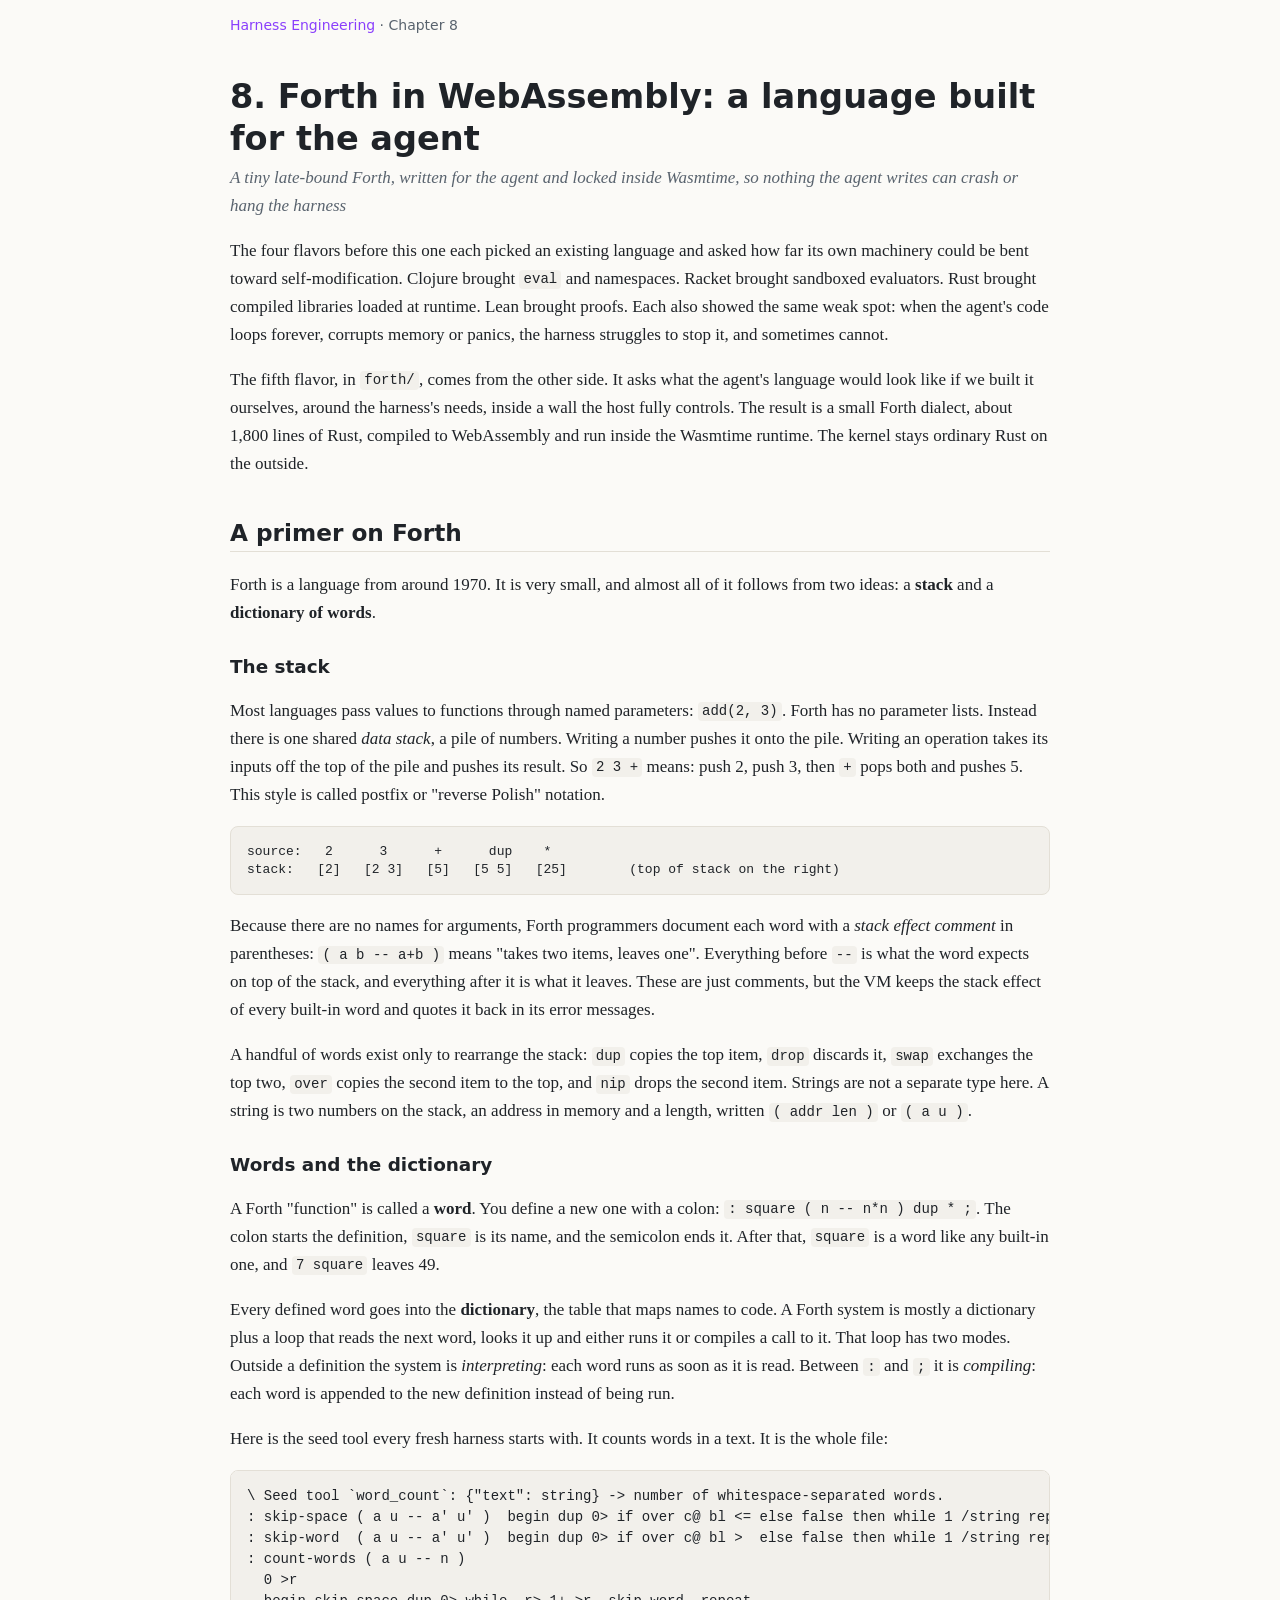
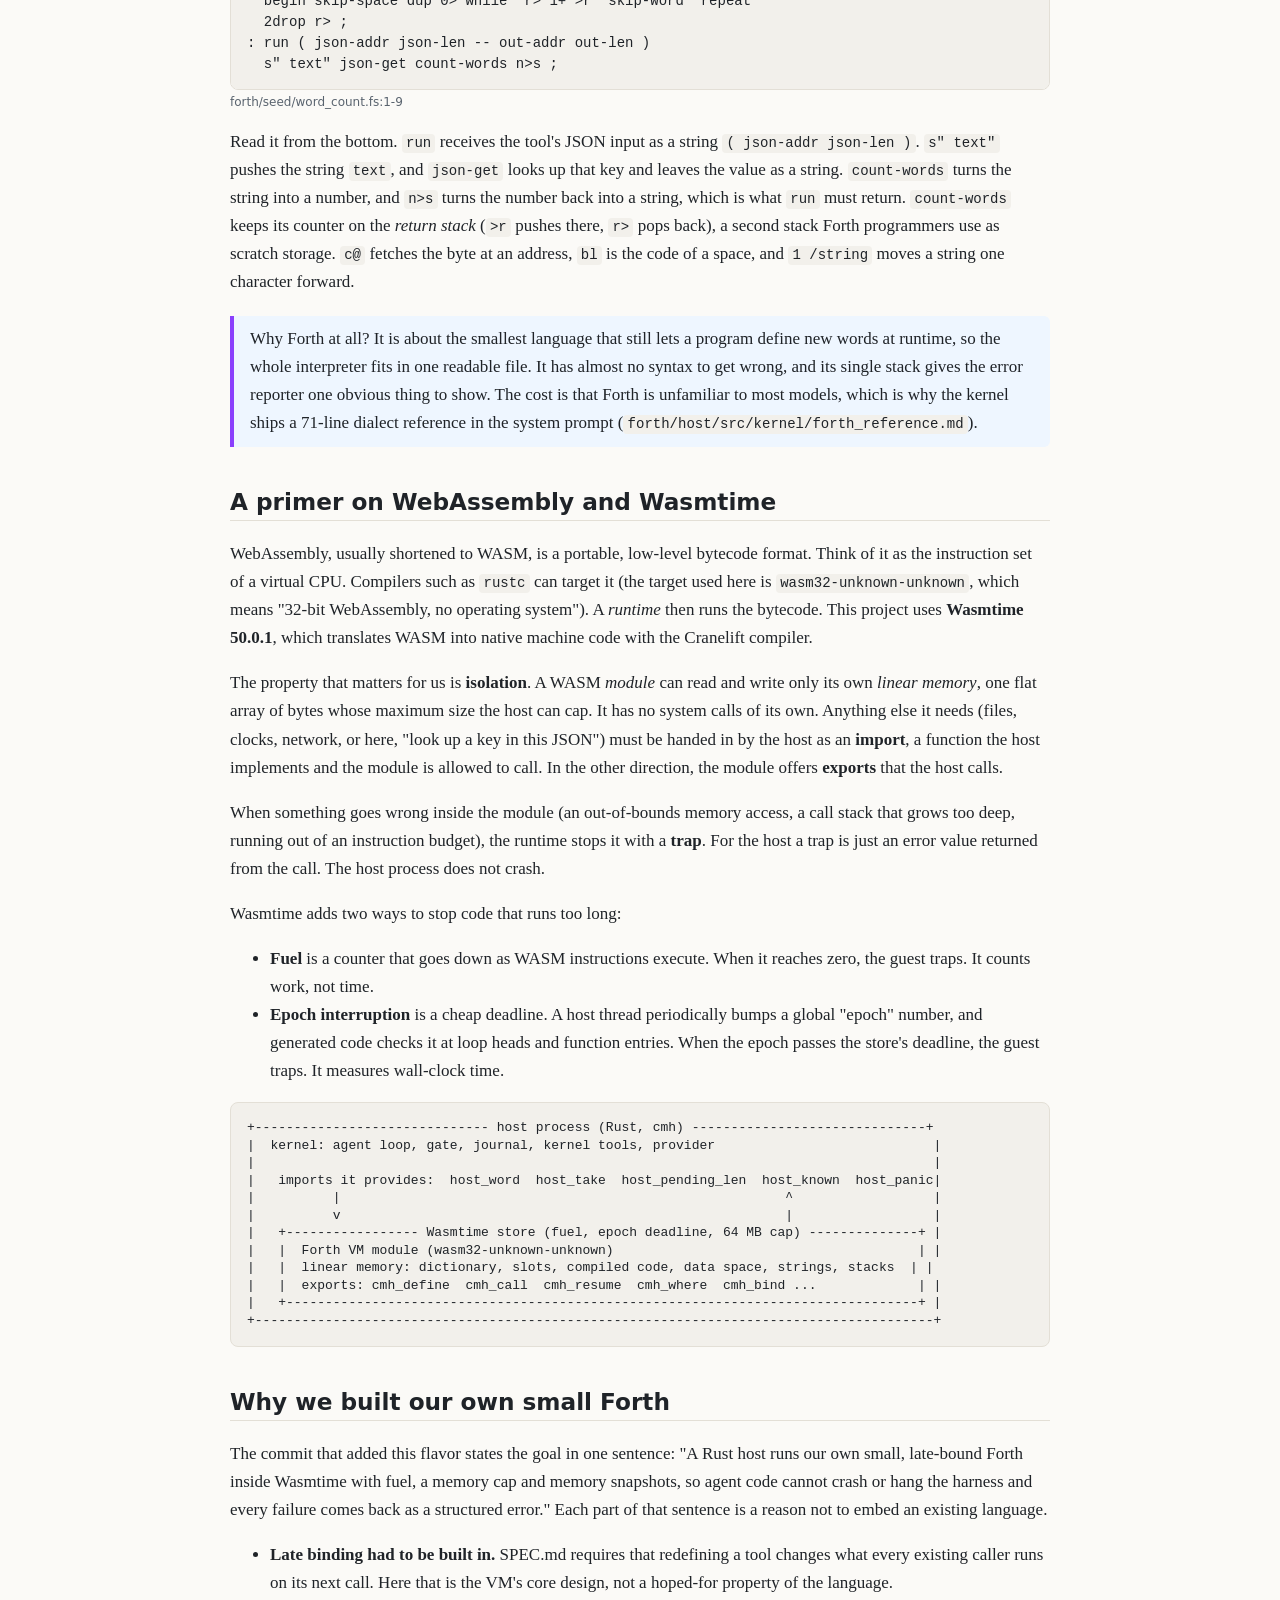
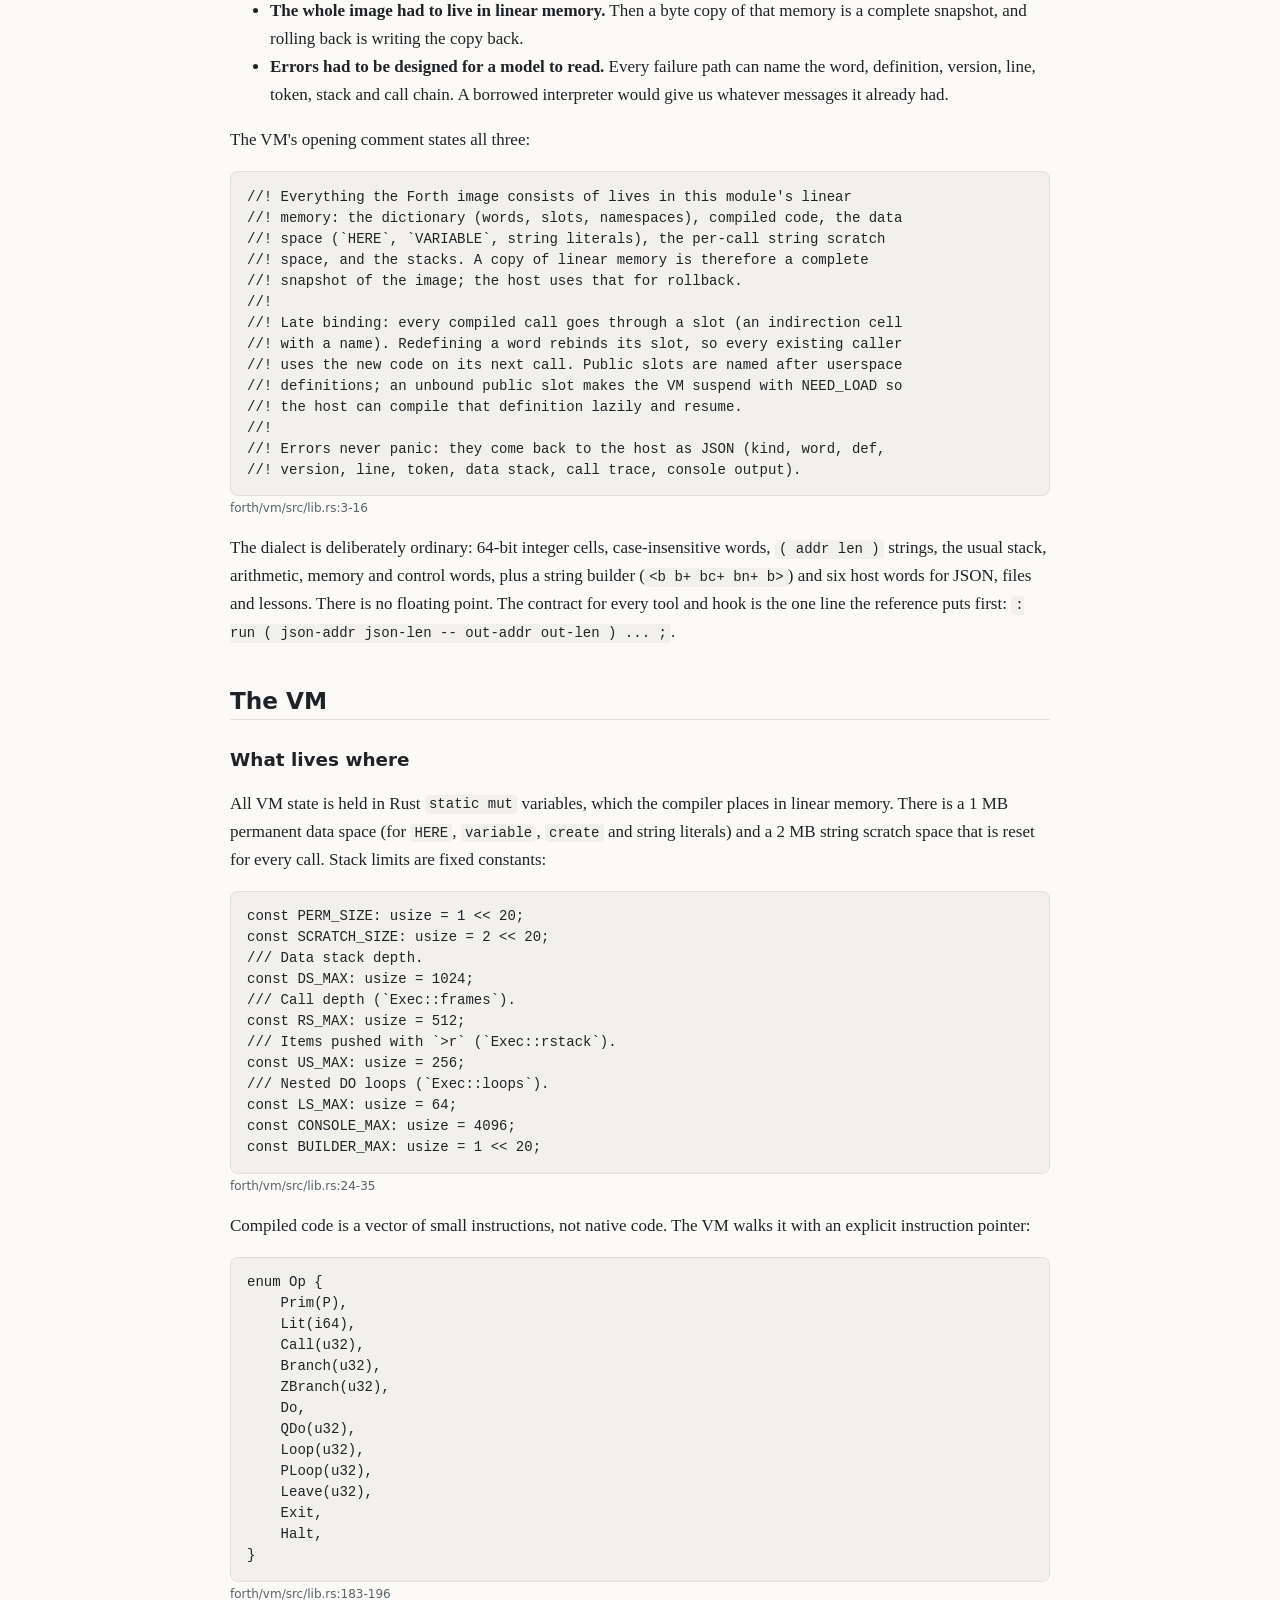
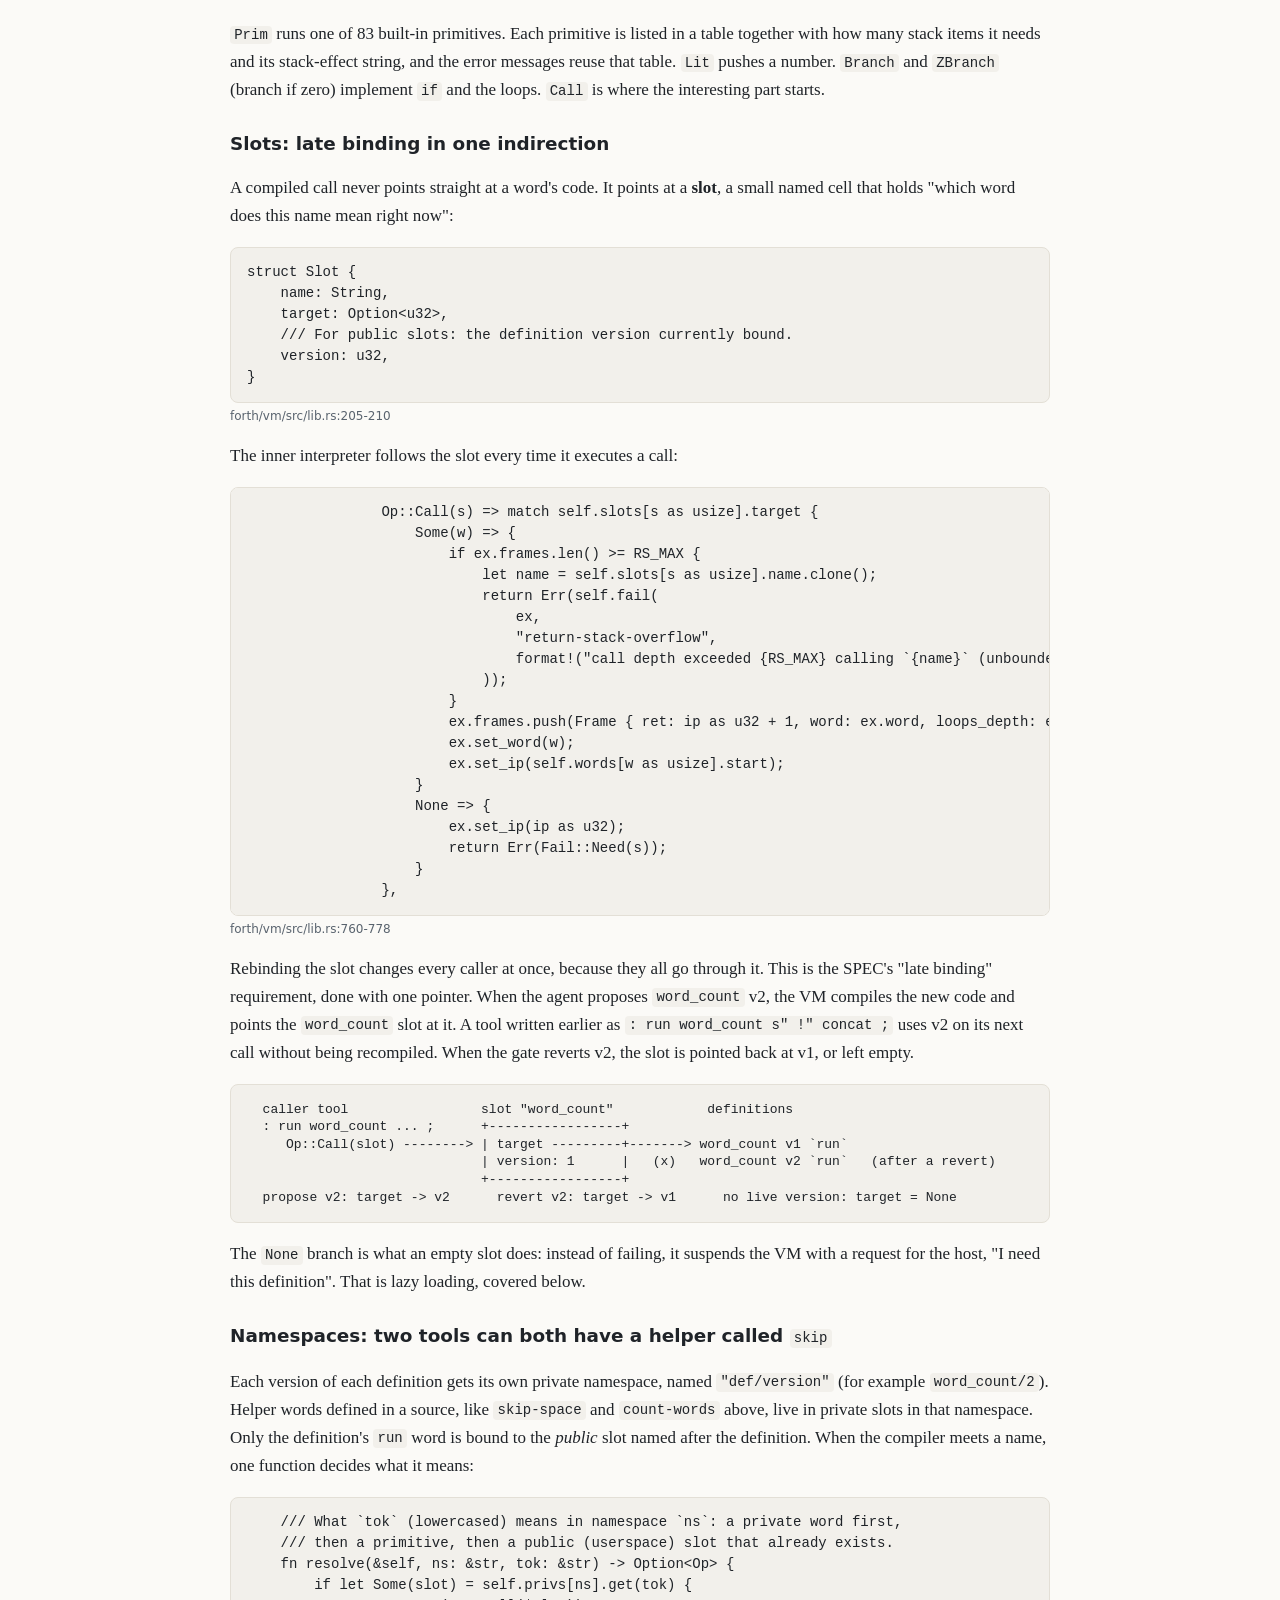
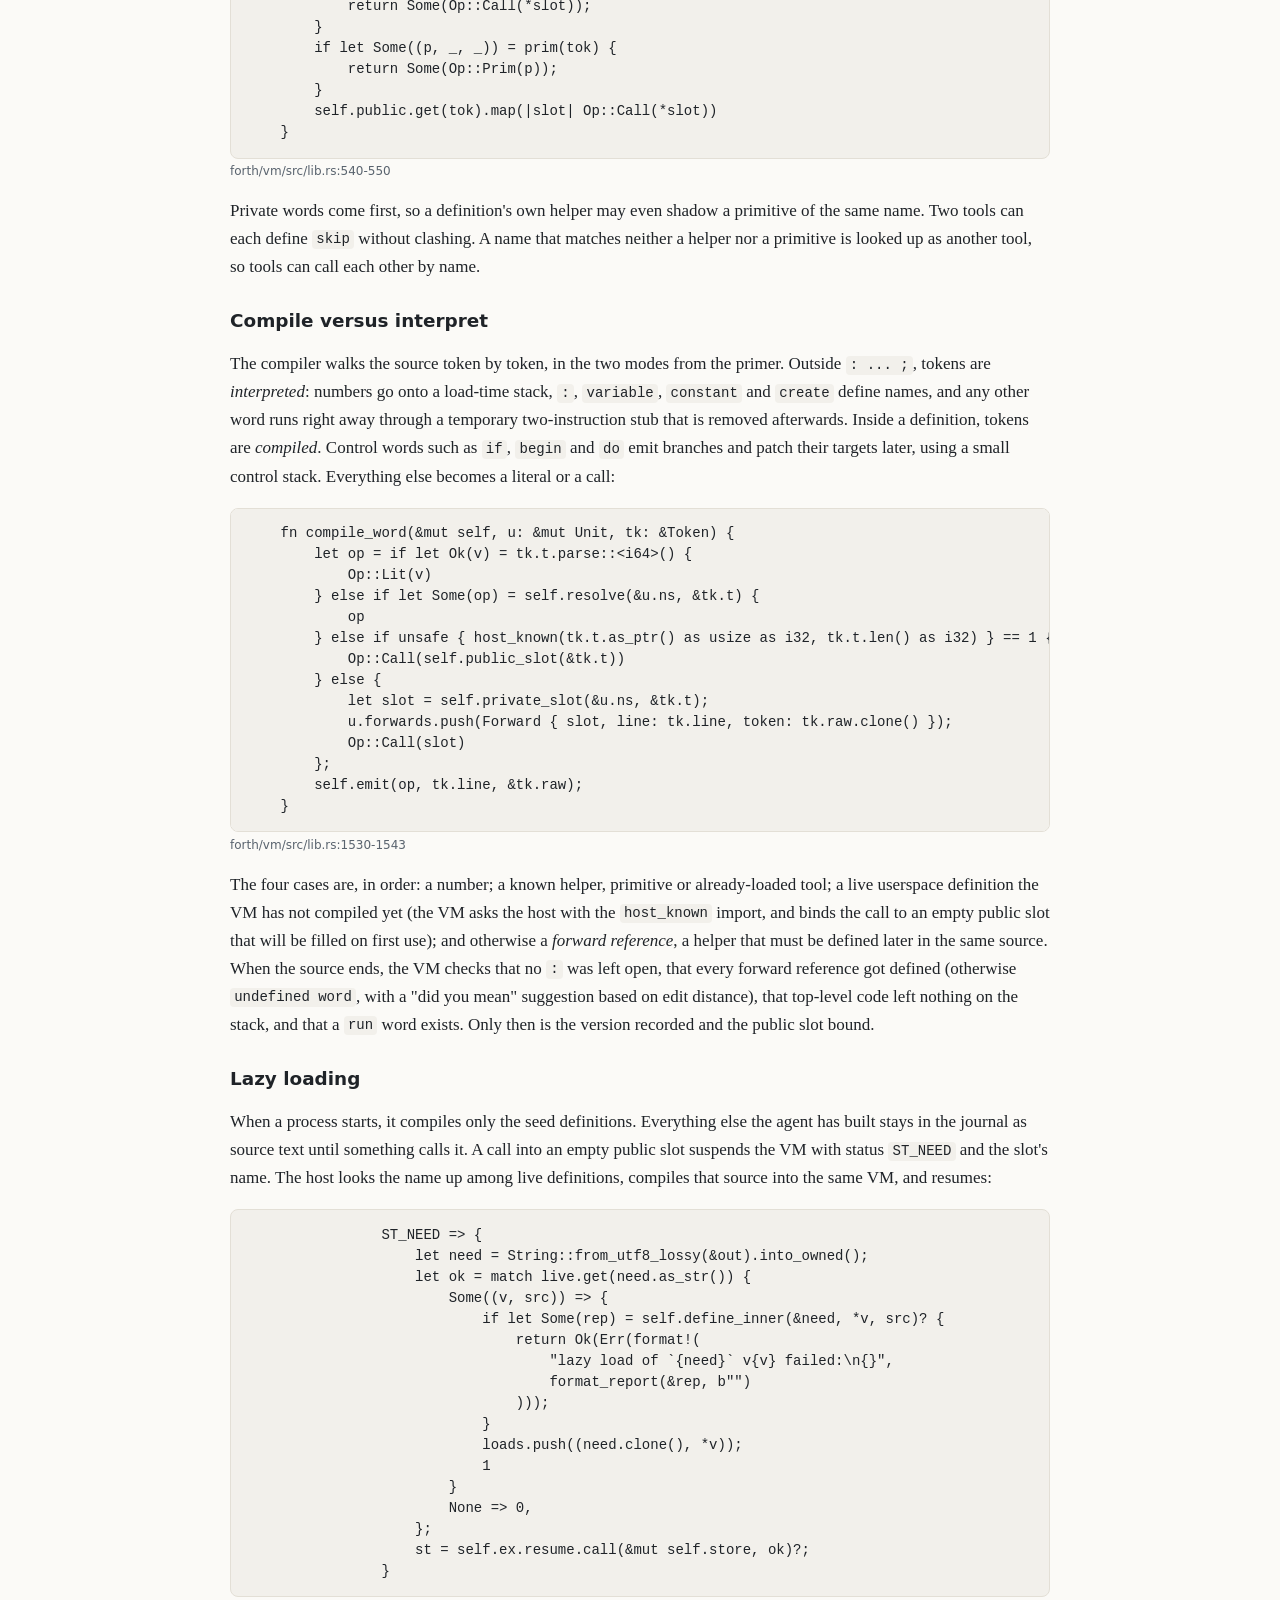
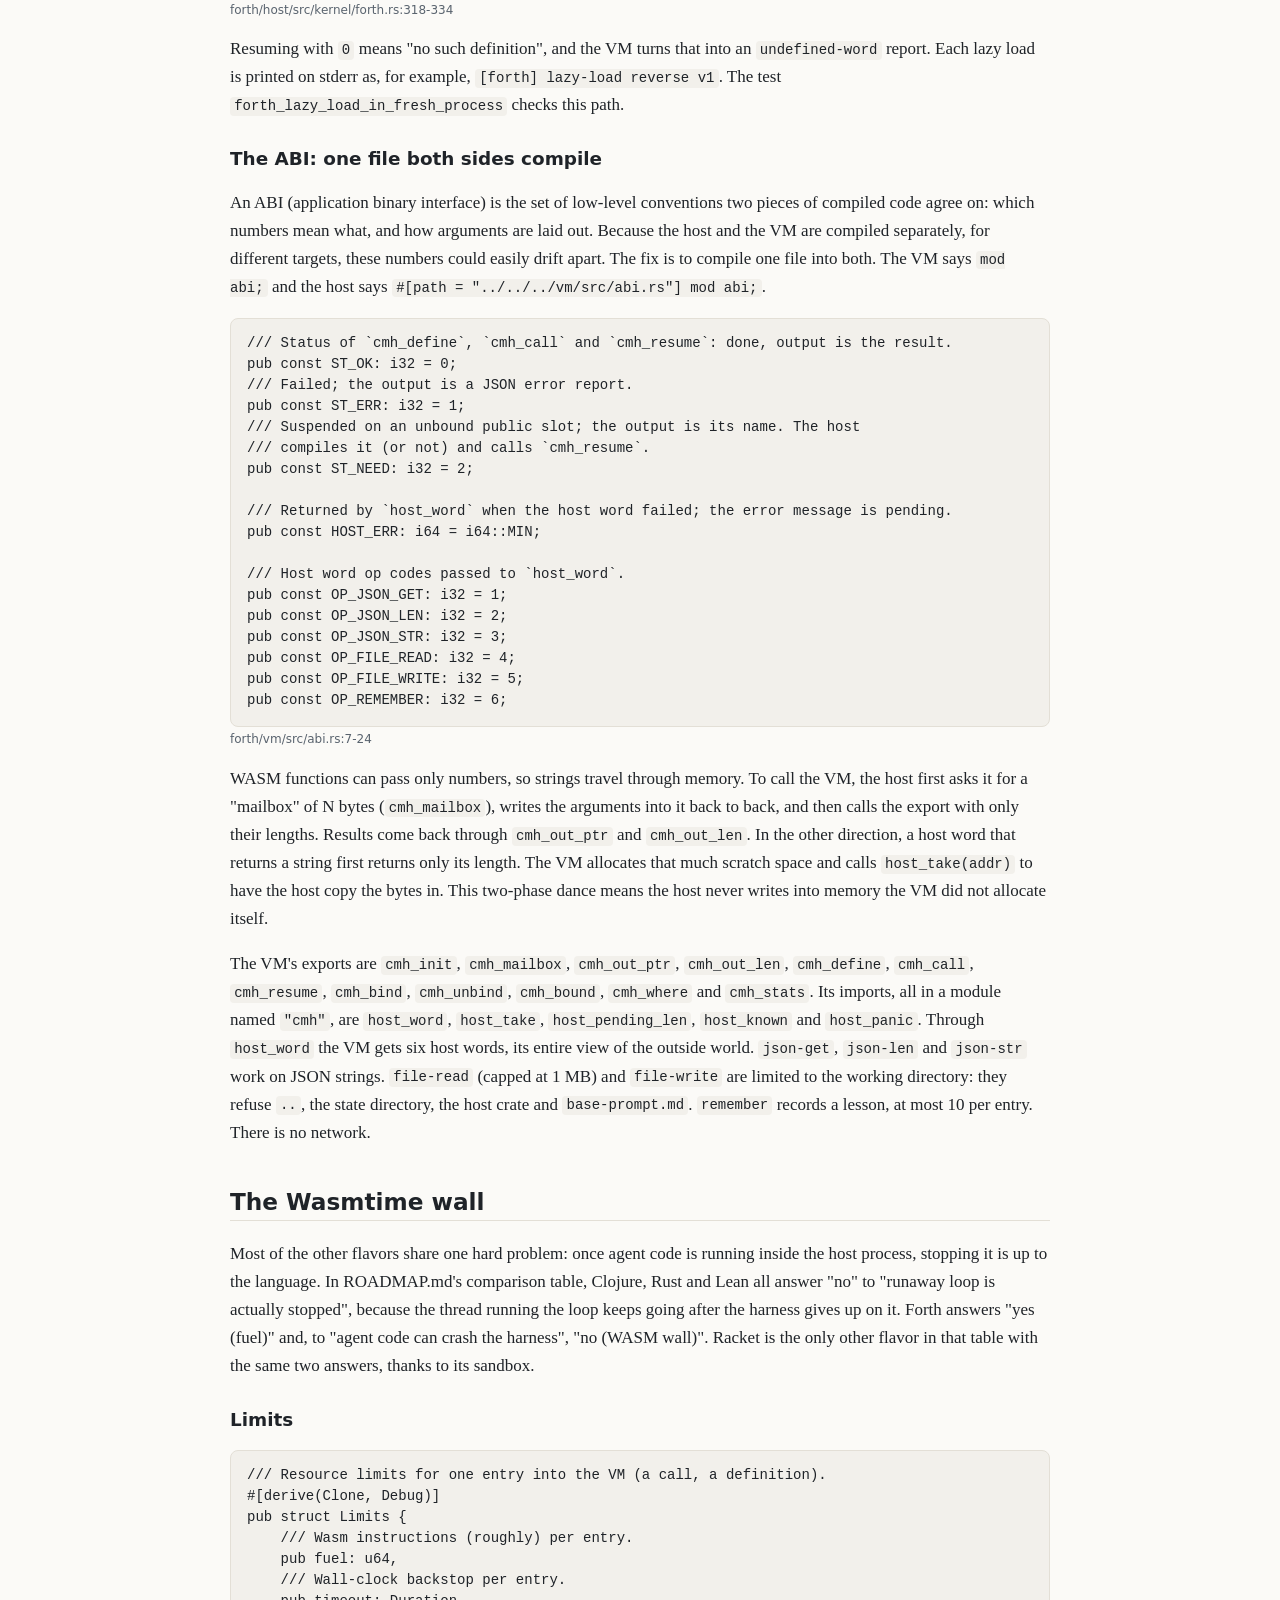
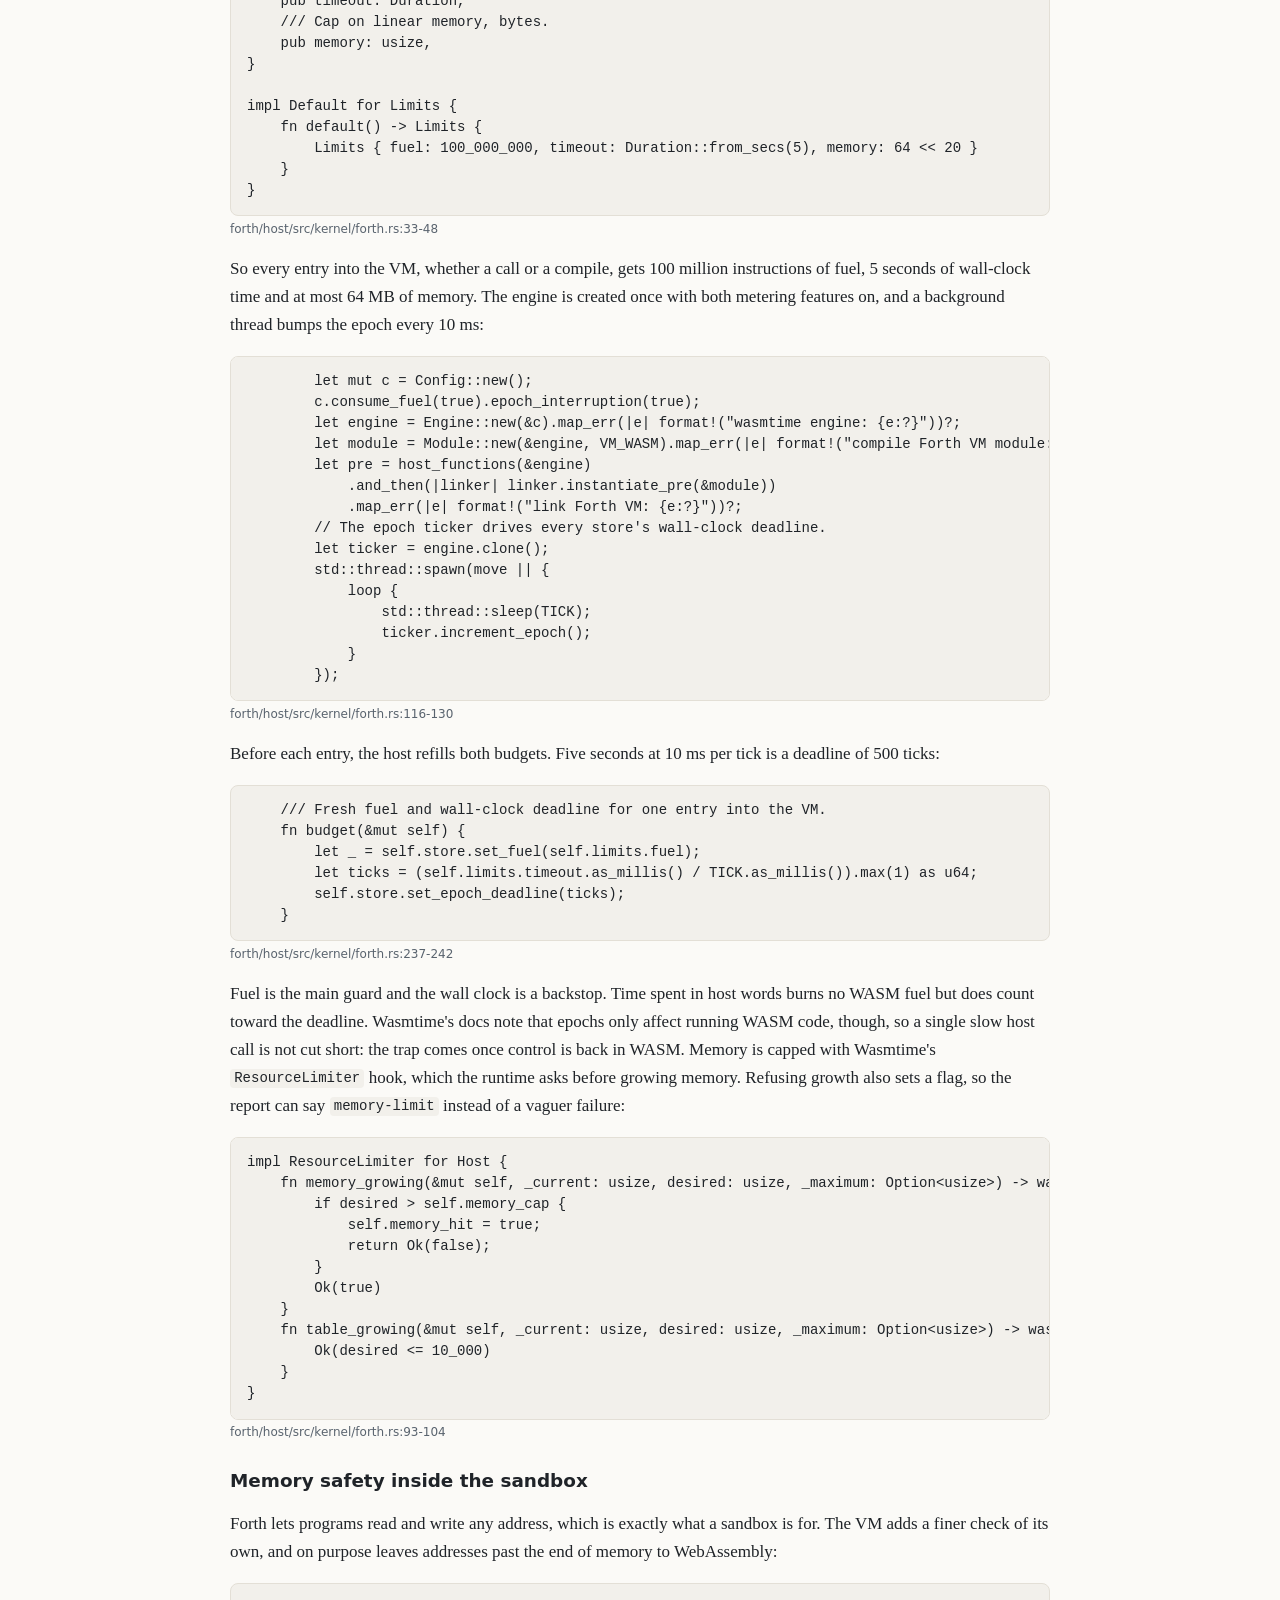
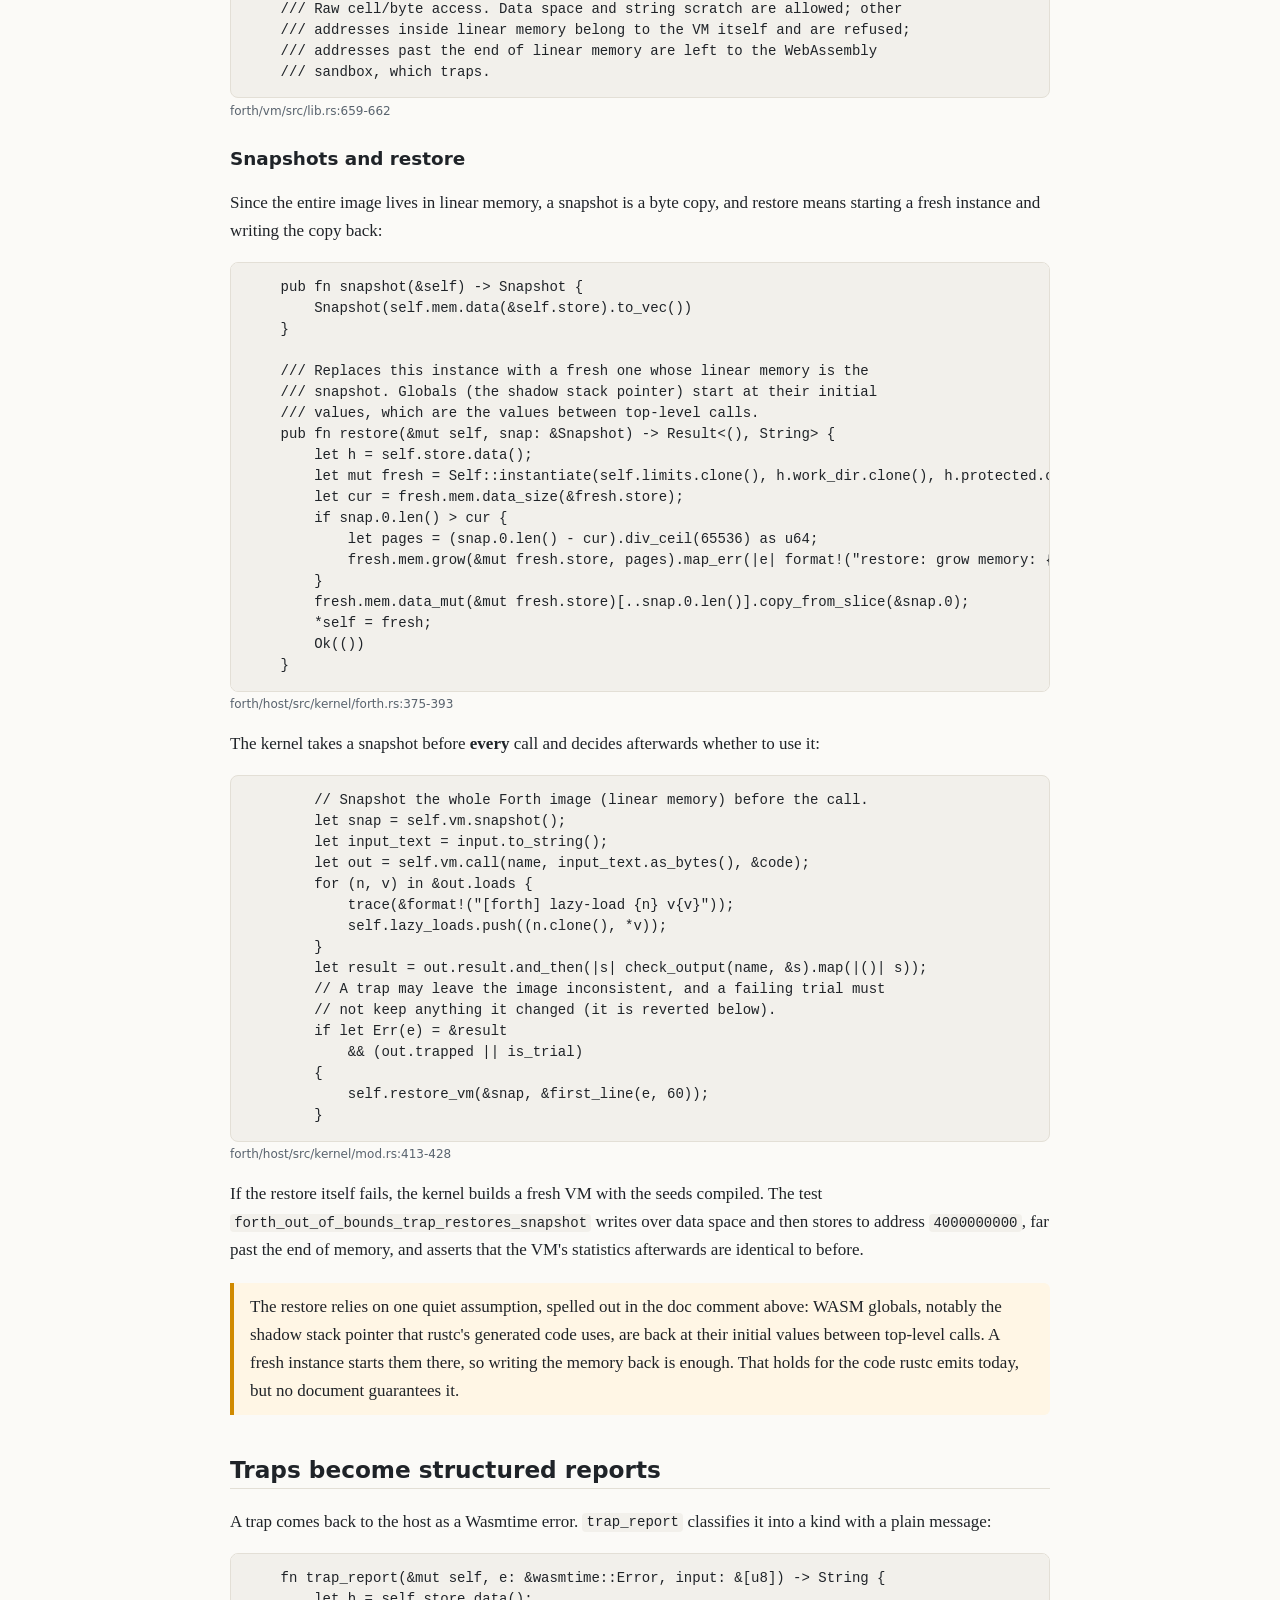
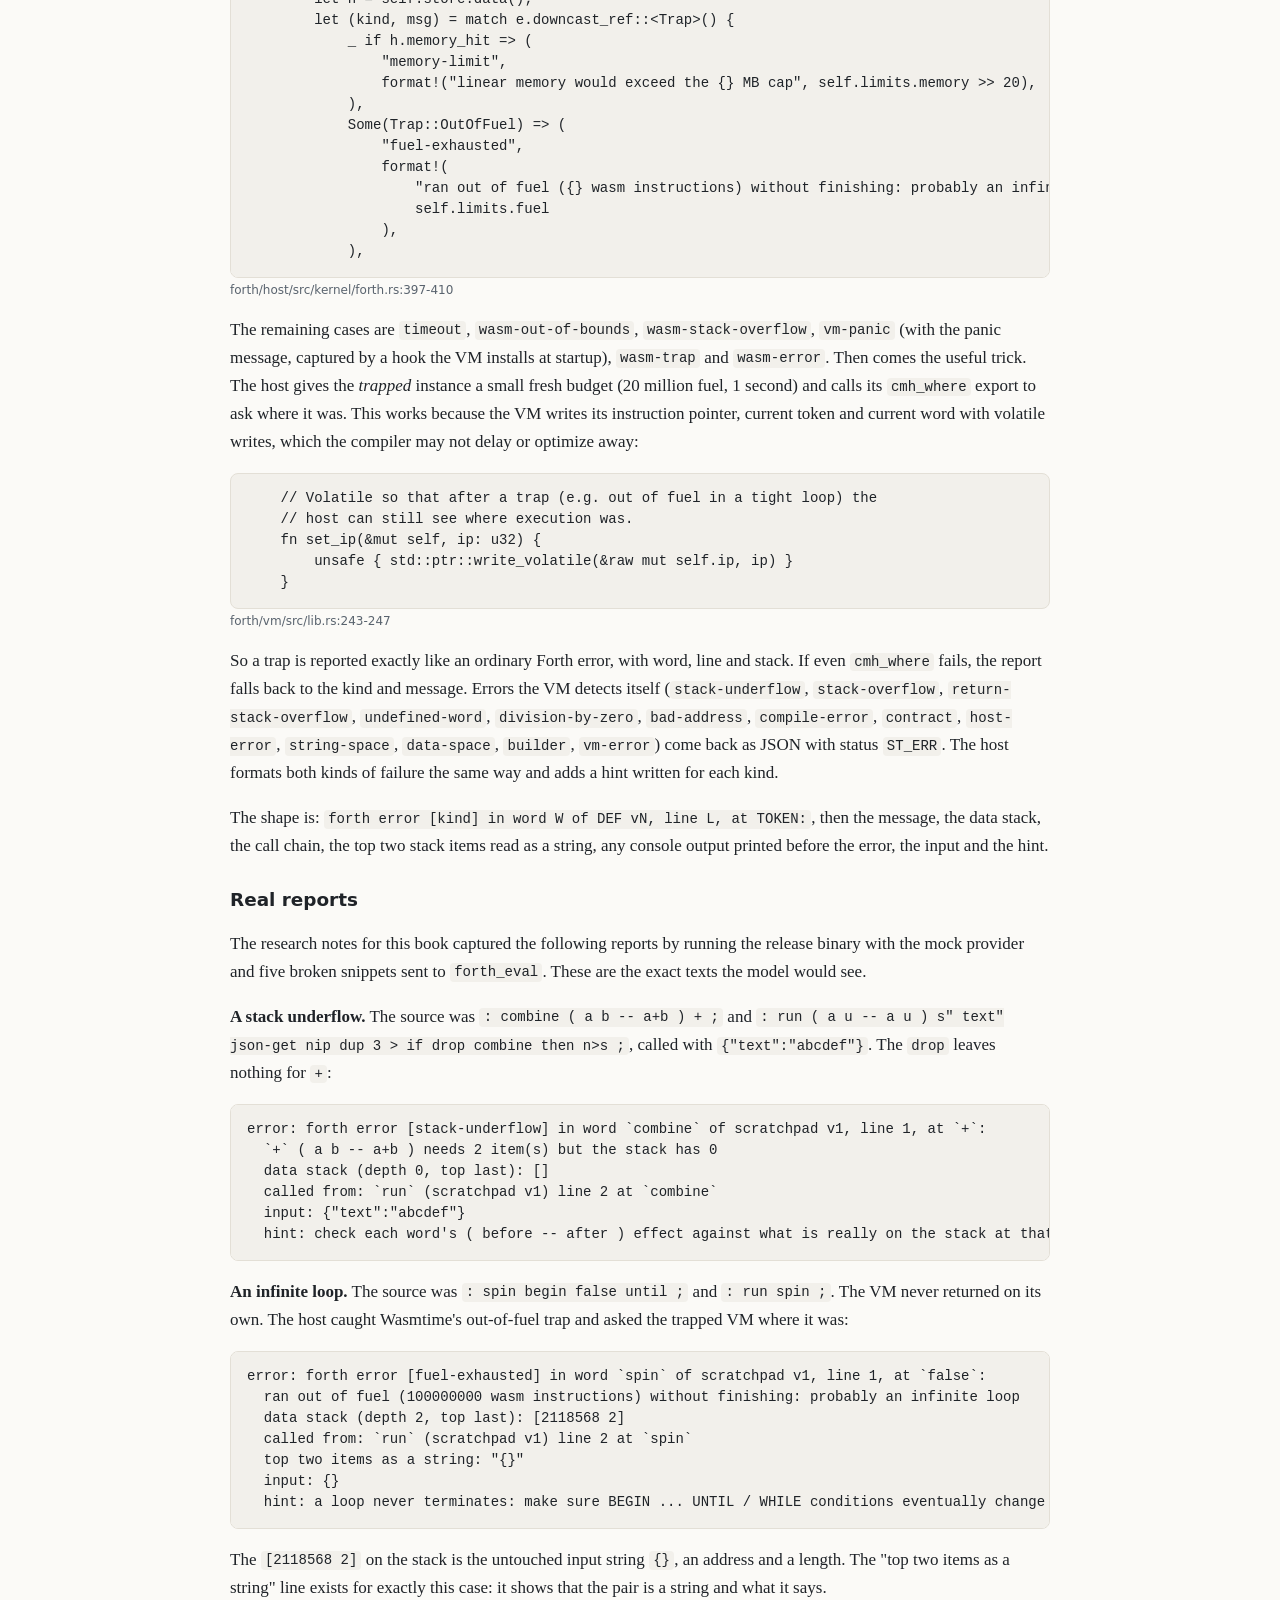
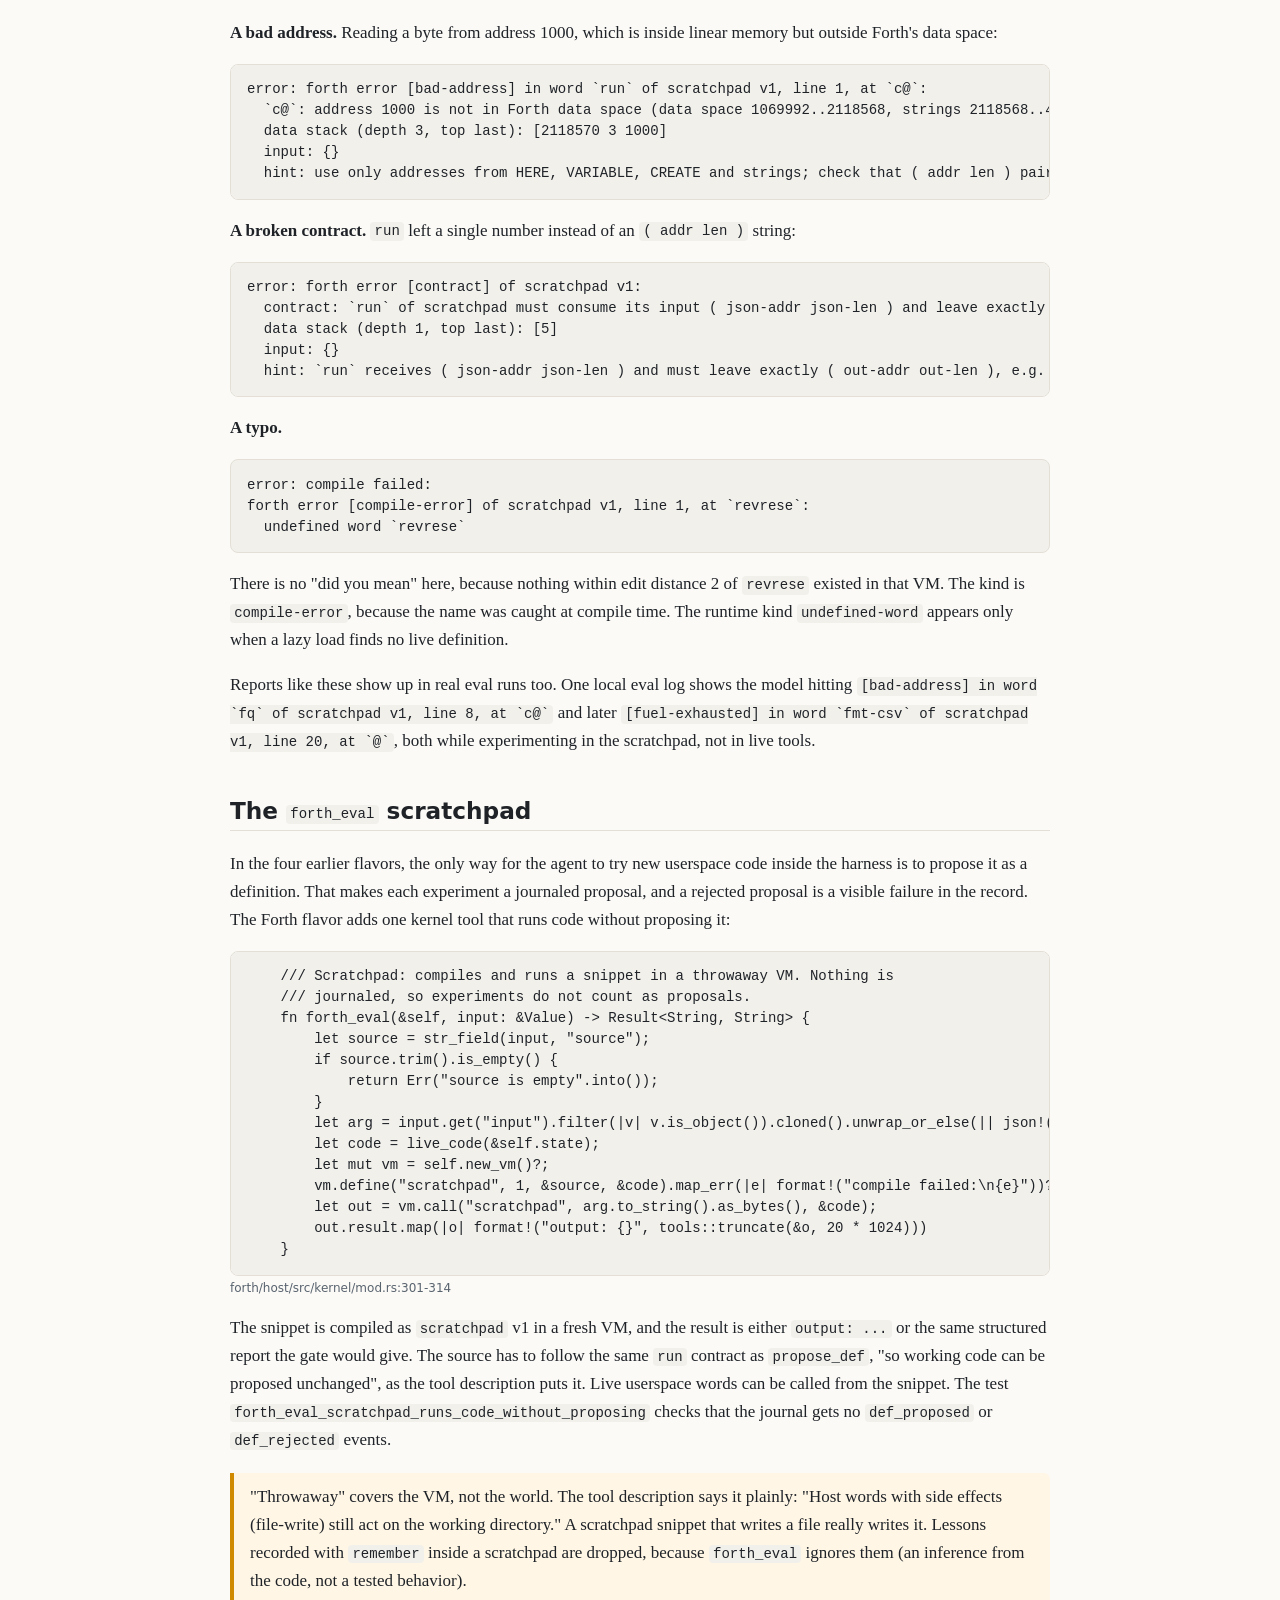
<file: book/08-forth.html>
<!doctype html>
<html lang="en"><head><meta charset="utf-8">
<meta name="viewport" content="width=device-width, initial-scale=1">
<title>8. Forth in WebAssembly: a language built for the agent · Harness Engineering</title>
<link rel="stylesheet" href="style.css"></head><body>
<header class="book"><a href="index.html">Harness Engineering</a> · Chapter 8</header>
<main>
<h1>8. Forth in WebAssembly: a language built for the agent</h1>
<p class="subtitle">A tiny late-bound Forth, written for the agent and locked inside Wasmtime, so nothing the agent writes can crash or hang the harness</p>

<p>The four flavors before this one each picked an existing language and asked how far its own machinery could be bent toward self-modification. Clojure brought <code>eval</code> and namespaces. Racket brought sandboxed evaluators. Rust brought compiled libraries loaded at runtime. Lean brought proofs. Each also showed the same weak spot: when the agent's code loops forever, corrupts memory or panics, the harness struggles to stop it, and sometimes cannot.</p>

<p>The fifth flavor, in <code>forth/</code>, comes from the other side. It asks what the agent's language would look like if we built it ourselves, around the harness's needs, inside a wall the host fully controls. The result is a small Forth dialect, about 1,800 lines of Rust, compiled to WebAssembly and run inside the Wasmtime runtime. The kernel stays ordinary Rust on the outside.</p>

<h2>A primer on Forth</h2>

<p>Forth is a language from around 1970. It is very small, and almost all of it follows from two ideas: a <strong>stack</strong> and a <strong>dictionary of words</strong>.</p>

<h3>The stack</h3>

<p>Most languages pass values to functions through named parameters: <code>add(2, 3)</code>. Forth has no parameter lists. Instead there is one shared <em>data stack</em>, a pile of numbers. Writing a number pushes it onto the pile. Writing an operation takes its inputs off the top of the pile and pushes its result. So <code>2 3 +</code> means: push 2, push 3, then <code>+</code> pops both and pushes 5. This style is called postfix or "reverse Polish" notation.</p>

<div class="diagram">source:   2      3      +      dup    *
stack:   [2]   [2 3]   [5]   [5 5]   [25]        (top of stack on the right)</div>

<p>Because there are no names for arguments, Forth programmers document each word with a <em>stack effect comment</em> in parentheses: <code>( a b -- a+b )</code> means "takes two items, leaves one". Everything before <code>--</code> is what the word expects on top of the stack, and everything after it is what it leaves. These are just comments, but the VM keeps the stack effect of every built-in word and quotes it back in its error messages.</p>

<p>A handful of words exist only to rearrange the stack: <code>dup</code> copies the top item, <code>drop</code> discards it, <code>swap</code> exchanges the top two, <code>over</code> copies the second item to the top, and <code>nip</code> drops the second item. Strings are not a separate type here. A string is two numbers on the stack, an address in memory and a length, written <code>( addr len )</code> or <code>( a u )</code>.</p>

<h3>Words and the dictionary</h3>

<p>A Forth "function" is called a <strong>word</strong>. You define a new one with a colon: <code>: square ( n -- n*n ) dup * ;</code>. The colon starts the definition, <code>square</code> is its name, and the semicolon ends it. After that, <code>square</code> is a word like any built-in one, and <code>7 square</code> leaves 49.</p>

<p>Every defined word goes into the <strong>dictionary</strong>, the table that maps names to code. A Forth system is mostly a dictionary plus a loop that reads the next word, looks it up and either runs it or compiles a call to it. That loop has two modes. Outside a definition the system is <em>interpreting</em>: each word runs as soon as it is read. Between <code>:</code> and <code>;</code> it is <em>compiling</em>: each word is appended to the new definition instead of being run.</p>

<p>Here is the seed tool every fresh harness starts with. It counts words in a text. It is the whole file:</p>

<pre><code>\ Seed tool `word_count`: {"text": string} -&gt; number of whitespace-separated words.
: skip-space ( a u -- a' u' )  begin dup 0&gt; if over c@ bl &lt;= else false then while 1 /string repeat ;
: skip-word  ( a u -- a' u' )  begin dup 0&gt; if over c@ bl &gt;  else false then while 1 /string repeat ;
: count-words ( a u -- n )
  0 &gt;r
  begin skip-space dup 0&gt; while  r&gt; 1+ &gt;r  skip-word  repeat
  2drop r&gt; ;
: run ( json-addr json-len -- out-addr out-len )
  s" text" json-get count-words n&gt;s ;</code></pre>
<span class="src">forth/seed/word_count.fs:1-9</span>

<p>Read it from the bottom. <code>run</code> receives the tool's JSON input as a string <code>( json-addr json-len )</code>. <code>s" text"</code> pushes the string <code>text</code>, and <code>json-get</code> looks up that key and leaves the value as a string. <code>count-words</code> turns the string into a number, and <code>n>s</code> turns the number back into a string, which is what <code>run</code> must return. <code>count-words</code> keeps its counter on the <em>return stack</em> (<code>>r</code> pushes there, <code>r></code> pops back), a second stack Forth programmers use as scratch storage. <code>c@</code> fetches the byte at an address, <code>bl</code> is the code of a space, and <code>1 /string</code> moves a string one character forward.</p>

<div class="note">Why Forth at all? It is about the smallest language that still lets a program define new words at runtime, so the whole interpreter fits in one readable file. It has almost no syntax to get wrong, and its single stack gives the error reporter one obvious thing to show. The cost is that Forth is unfamiliar to most models, which is why the kernel ships a 71-line dialect reference in the system prompt (<code>forth/host/src/kernel/forth_reference.md</code>).</div>

<h2>A primer on WebAssembly and Wasmtime</h2>

<p>WebAssembly, usually shortened to WASM, is a portable, low-level bytecode format. Think of it as the instruction set of a virtual CPU. Compilers such as <code>rustc</code> can target it (the target used here is <code>wasm32-unknown-unknown</code>, which means "32-bit WebAssembly, no operating system"). A <em>runtime</em> then runs the bytecode. This project uses <strong>Wasmtime 50.0.1</strong>, which translates WASM into native machine code with the Cranelift compiler.</p>

<p>The property that matters for us is <strong>isolation</strong>. A WASM <em>module</em> can read and write only its own <em>linear memory</em>, one flat array of bytes whose maximum size the host can cap. It has no system calls of its own. Anything else it needs (files, clocks, network, or here, "look up a key in this JSON") must be handed in by the host as an <strong>import</strong>, a function the host implements and the module is allowed to call. In the other direction, the module offers <strong>exports</strong> that the host calls.</p>

<p>When something goes wrong inside the module (an out-of-bounds memory access, a call stack that grows too deep, running out of an instruction budget), the runtime stops it with a <strong>trap</strong>. For the host a trap is just an error value returned from the call. The host process does not crash.</p>

<p>Wasmtime adds two ways to stop code that runs too long:</p>
<ul>
<li><strong>Fuel</strong> is a counter that goes down as WASM instructions execute. When it reaches zero, the guest traps. It counts work, not time.</li>
<li><strong>Epoch interruption</strong> is a cheap deadline. A host thread periodically bumps a global "epoch" number, and generated code checks it at loop heads and function entries. When the epoch passes the store's deadline, the guest traps. It measures wall-clock time.</li>
</ul>

<div class="diagram">+------------------------------ host process (Rust, cmh) ------------------------------+
|  kernel: agent loop, gate, journal, kernel tools, provider                            |
|                                                                                       |
|   imports it provides:  host_word  host_take  host_pending_len  host_known  host_panic|
|          |                                                         ^                  |
|          v                                                         |                  |
|   +----------------- Wasmtime store (fuel, epoch deadline, 64 MB cap) --------------+ |
|   |  Forth VM module (wasm32-unknown-unknown)                                       | |
|   |  linear memory: dictionary, slots, compiled code, data space, strings, stacks  | |
|   |  exports: cmh_define  cmh_call  cmh_resume  cmh_where  cmh_bind ...             | |
|   +---------------------------------------------------------------------------------+ |
+---------------------------------------------------------------------------------------+</div>

<h2>Why we built our own small Forth</h2>

<p>The commit that added this flavor states the goal in one sentence: "A Rust host runs our own small, late-bound Forth inside Wasmtime with fuel, a memory cap and memory snapshots, so agent code cannot crash or hang the harness and every failure comes back as a structured error." Each part of that sentence is a reason not to embed an existing language.</p>

<ul>
<li><strong>Late binding had to be built in.</strong> SPEC.md requires that redefining a tool changes what every existing caller runs on its next call. Here that is the VM's core design, not a hoped-for property of the language.</li>
<li><strong>The whole image had to live in linear memory.</strong> Then a byte copy of that memory is a complete snapshot, and rolling back is writing the copy back.</li>
<li><strong>Errors had to be designed for a model to read.</strong> Every failure path can name the word, definition, version, line, token, stack and call chain. A borrowed interpreter would give us whatever messages it already had.</li>
</ul>

<p>The VM's opening comment states all three:</p>

<pre><code>//! Everything the Forth image consists of lives in this module's linear
//! memory: the dictionary (words, slots, namespaces), compiled code, the data
//! space (`HERE`, `VARIABLE`, string literals), the per-call string scratch
//! space, and the stacks. A copy of linear memory is therefore a complete
//! snapshot of the image; the host uses that for rollback.
//!
//! Late binding: every compiled call goes through a slot (an indirection cell
//! with a name). Redefining a word rebinds its slot, so every existing caller
//! uses the new code on its next call. Public slots are named after userspace
//! definitions; an unbound public slot makes the VM suspend with NEED_LOAD so
//! the host can compile that definition lazily and resume.
//!
//! Errors never panic: they come back to the host as JSON (kind, word, def,
//! version, line, token, data stack, call trace, console output).</code></pre>
<span class="src">forth/vm/src/lib.rs:3-16</span>

<p>The dialect is deliberately ordinary: 64-bit integer cells, case-insensitive words, <code>( addr len )</code> strings, the usual stack, arithmetic, memory and control words, plus a string builder (<code>&lt;b b+ bc+ bn+ b&gt;</code>) and six host words for JSON, files and lessons. There is no floating point. The contract for every tool and hook is the one line the reference puts first: <code>: run ( json-addr json-len -- out-addr out-len ) ... ;</code>.</p>

<h2>The VM</h2>

<h3>What lives where</h3>

<p>All VM state is held in Rust <code>static mut</code> variables, which the compiler places in linear memory. There is a 1 MB permanent data space (for <code>HERE</code>, <code>variable</code>, <code>create</code> and string literals) and a 2 MB string scratch space that is reset for every call. Stack limits are fixed constants:</p>

<pre><code>const PERM_SIZE: usize = 1 &lt;&lt; 20;
const SCRATCH_SIZE: usize = 2 &lt;&lt; 20;
/// Data stack depth.
const DS_MAX: usize = 1024;
/// Call depth (`Exec::frames`).
const RS_MAX: usize = 512;
/// Items pushed with `&gt;r` (`Exec::rstack`).
const US_MAX: usize = 256;
/// Nested DO loops (`Exec::loops`).
const LS_MAX: usize = 64;
const CONSOLE_MAX: usize = 4096;
const BUILDER_MAX: usize = 1 &lt;&lt; 20;</code></pre>
<span class="src">forth/vm/src/lib.rs:24-35</span>

<p>Compiled code is a vector of small instructions, not native code. The VM walks it with an explicit instruction pointer:</p>

<pre><code>enum Op {
    Prim(P),
    Lit(i64),
    Call(u32),
    Branch(u32),
    ZBranch(u32),
    Do,
    QDo(u32),
    Loop(u32),
    PLoop(u32),
    Leave(u32),
    Exit,
    Halt,
}</code></pre>
<span class="src">forth/vm/src/lib.rs:183-196</span>

<p><code>Prim</code> runs one of 83 built-in primitives. Each primitive is listed in a table together with how many stack items it needs and its stack-effect string, and the error messages reuse that table. <code>Lit</code> pushes a number. <code>Branch</code> and <code>ZBranch</code> (branch if zero) implement <code>if</code> and the loops. <code>Call</code> is where the interesting part starts.</p>

<h3>Slots: late binding in one indirection</h3>

<p>A compiled call never points straight at a word's code. It points at a <strong>slot</strong>, a small named cell that holds "which word does this name mean right now":</p>

<pre><code>struct Slot {
    name: String,
    target: Option&lt;u32&gt;,
    /// For public slots: the definition version currently bound.
    version: u32,
}</code></pre>
<span class="src">forth/vm/src/lib.rs:205-210</span>

<p>The inner interpreter follows the slot every time it executes a call:</p>

<pre><code>                Op::Call(s) =&gt; match self.slots[s as usize].target {
                    Some(w) =&gt; {
                        if ex.frames.len() &gt;= RS_MAX {
                            let name = self.slots[s as usize].name.clone();
                            return Err(self.fail(
                                ex,
                                "return-stack-overflow",
                                format!("call depth exceeded {RS_MAX} calling `{name}` (unbounded recursion?)"),
                            ));
                        }
                        ex.frames.push(Frame { ret: ip as u32 + 1, word: ex.word, loops_depth: ex.loops.len() as u32 });
                        ex.set_word(w);
                        ex.set_ip(self.words[w as usize].start);
                    }
                    None =&gt; {
                        ex.set_ip(ip as u32);
                        return Err(Fail::Need(s));
                    }
                },</code></pre>
<span class="src">forth/vm/src/lib.rs:760-778</span>

<p>Rebinding the slot changes every caller at once, because they all go through it. This is the SPEC's "late binding" requirement, done with one pointer. When the agent proposes <code>word_count</code> v2, the VM compiles the new code and points the <code>word_count</code> slot at it. A tool written earlier as <code>: run word_count s" !" concat ;</code> uses v2 on its next call without being recompiled. When the gate reverts v2, the slot is pointed back at v1, or left empty.</p>

<div class="diagram">  caller tool                 slot "word_count"            definitions
  : run word_count ... ;      +-----------------+
     Op::Call(slot) --------&gt; | target ---------+-------&gt; word_count v1 `run`
                              | version: 1      |   (x)   word_count v2 `run`   (after a revert)
                              +-----------------+
  propose v2: target -&gt; v2      revert v2: target -&gt; v1      no live version: target = None</div>

<p>The <code>None</code> branch is what an empty slot does: instead of failing, it suspends the VM with a request for the host, "I need this definition". That is lazy loading, covered below.</p>

<h3>Namespaces: two tools can both have a helper called <code>skip</code></h3>

<p>Each version of each definition gets its own private namespace, named <code>"def/version"</code> (for example <code>word_count/2</code>). Helper words defined in a source, like <code>skip-space</code> and <code>count-words</code> above, live in private slots in that namespace. Only the definition's <code>run</code> word is bound to the <em>public</em> slot named after the definition. When the compiler meets a name, one function decides what it means:</p>

<pre><code>    /// What `tok` (lowercased) means in namespace `ns`: a private word first,
    /// then a primitive, then a public (userspace) slot that already exists.
    fn resolve(&amp;self, ns: &amp;str, tok: &amp;str) -&gt; Option&lt;Op&gt; {
        if let Some(slot) = self.privs[ns].get(tok) {
            return Some(Op::Call(*slot));
        }
        if let Some((p, _, _)) = prim(tok) {
            return Some(Op::Prim(p));
        }
        self.public.get(tok).map(|slot| Op::Call(*slot))
    }</code></pre>
<span class="src">forth/vm/src/lib.rs:540-550</span>

<p>Private words come first, so a definition's own helper may even shadow a primitive of the same name. Two tools can each define <code>skip</code> without clashing. A name that matches neither a helper nor a primitive is looked up as another tool, so tools can call each other by name.</p>

<h3>Compile versus interpret</h3>

<p>The compiler walks the source token by token, in the two modes from the primer. Outside <code>: ... ;</code>, tokens are <em>interpreted</em>: numbers go onto a load-time stack, <code>:</code>, <code>variable</code>, <code>constant</code> and <code>create</code> define names, and any other word runs right away through a temporary two-instruction stub that is removed afterwards. Inside a definition, tokens are <em>compiled</em>. Control words such as <code>if</code>, <code>begin</code> and <code>do</code> emit branches and patch their targets later, using a small control stack. Everything else becomes a literal or a call:</p>

<pre><code>    fn compile_word(&amp;mut self, u: &amp;mut Unit, tk: &amp;Token) {
        let op = if let Ok(v) = tk.t.parse::&lt;i64&gt;() {
            Op::Lit(v)
        } else if let Some(op) = self.resolve(&amp;u.ns, &amp;tk.t) {
            op
        } else if unsafe { host_known(tk.t.as_ptr() as usize as i32, tk.t.len() as i32) } == 1 {
            Op::Call(self.public_slot(&amp;tk.t))
        } else {
            let slot = self.private_slot(&amp;u.ns, &amp;tk.t);
            u.forwards.push(Forward { slot, line: tk.line, token: tk.raw.clone() });
            Op::Call(slot)
        };
        self.emit(op, tk.line, &amp;tk.raw);
    }</code></pre>
<span class="src">forth/vm/src/lib.rs:1530-1543</span>

<p>The four cases are, in order: a number; a known helper, primitive or already-loaded tool; a live userspace definition the VM has not compiled yet (the VM asks the host with the <code>host_known</code> import, and binds the call to an empty public slot that will be filled on first use); and otherwise a <em>forward reference</em>, a helper that must be defined later in the same source. When the source ends, the VM checks that no <code>:</code> was left open, that every forward reference got defined (otherwise <code>undefined word</code>, with a "did you mean" suggestion based on edit distance), that top-level code left nothing on the stack, and that a <code>run</code> word exists. Only then is the version recorded and the public slot bound.</p>

<h3>Lazy loading</h3>

<p>When a process starts, it compiles only the seed definitions. Everything else the agent has built stays in the journal as source text until something calls it. A call into an empty public slot suspends the VM with status <code>ST_NEED</code> and the slot's name. The host looks the name up among live definitions, compiles that source into the same VM, and resumes:</p>

<pre><code>                ST_NEED =&gt; {
                    let need = String::from_utf8_lossy(&amp;out).into_owned();
                    let ok = match live.get(need.as_str()) {
                        Some((v, src)) =&gt; {
                            if let Some(rep) = self.define_inner(&amp;need, *v, src)? {
                                return Ok(Err(format!(
                                    "lazy load of `{need}` v{v} failed:\n{}",
                                    format_report(&amp;rep, b"")
                                )));
                            }
                            loads.push((need.clone(), *v));
                            1
                        }
                        None =&gt; 0,
                    };
                    st = self.ex.resume.call(&amp;mut self.store, ok)?;
                }</code></pre>
<span class="src">forth/host/src/kernel/forth.rs:318-334</span>

<p>Resuming with <code>0</code> means "no such definition", and the VM turns that into an <code>undefined-word</code> report. Each lazy load is printed on stderr as, for example, <code>[forth] lazy-load reverse v1</code>. The test <code>forth_lazy_load_in_fresh_process</code> checks this path.</p>

<h3>The ABI: one file both sides compile</h3>

<p>An ABI (application binary interface) is the set of low-level conventions two pieces of compiled code agree on: which numbers mean what, and how arguments are laid out. Because the host and the VM are compiled separately, for different targets, these numbers could easily drift apart. The fix is to compile one file into both. The VM says <code>mod abi;</code> and the host says <code>#[path = "../../../vm/src/abi.rs"] mod abi;</code>.</p>

<pre><code>/// Status of `cmh_define`, `cmh_call` and `cmh_resume`: done, output is the result.
pub const ST_OK: i32 = 0;
/// Failed; the output is a JSON error report.
pub const ST_ERR: i32 = 1;
/// Suspended on an unbound public slot; the output is its name. The host
/// compiles it (or not) and calls `cmh_resume`.
pub const ST_NEED: i32 = 2;

/// Returned by `host_word` when the host word failed; the error message is pending.
pub const HOST_ERR: i64 = i64::MIN;

/// Host word op codes passed to `host_word`.
pub const OP_JSON_GET: i32 = 1;
pub const OP_JSON_LEN: i32 = 2;
pub const OP_JSON_STR: i32 = 3;
pub const OP_FILE_READ: i32 = 4;
pub const OP_FILE_WRITE: i32 = 5;
pub const OP_REMEMBER: i32 = 6;</code></pre>
<span class="src">forth/vm/src/abi.rs:7-24</span>

<p>WASM functions can pass only numbers, so strings travel through memory. To call the VM, the host first asks it for a "mailbox" of N bytes (<code>cmh_mailbox</code>), writes the arguments into it back to back, and then calls the export with only their lengths. Results come back through <code>cmh_out_ptr</code> and <code>cmh_out_len</code>. In the other direction, a host word that returns a string first returns only its length. The VM allocates that much scratch space and calls <code>host_take(addr)</code> to have the host copy the bytes in. This two-phase dance means the host never writes into memory the VM did not allocate itself.</p>

<p>The VM's exports are <code>cmh_init</code>, <code>cmh_mailbox</code>, <code>cmh_out_ptr</code>, <code>cmh_out_len</code>, <code>cmh_define</code>, <code>cmh_call</code>, <code>cmh_resume</code>, <code>cmh_bind</code>, <code>cmh_unbind</code>, <code>cmh_bound</code>, <code>cmh_where</code> and <code>cmh_stats</code>. Its imports, all in a module named <code>"cmh"</code>, are <code>host_word</code>, <code>host_take</code>, <code>host_pending_len</code>, <code>host_known</code> and <code>host_panic</code>. Through <code>host_word</code> the VM gets six host words, its entire view of the outside world. <code>json-get</code>, <code>json-len</code> and <code>json-str</code> work on JSON strings. <code>file-read</code> (capped at 1 MB) and <code>file-write</code> are limited to the working directory: they refuse <code>..</code>, the state directory, the host crate and <code>base-prompt.md</code>. <code>remember</code> records a lesson, at most 10 per entry. There is no network.</p>

<h2>The Wasmtime wall</h2>

<p>Most of the other flavors share one hard problem: once agent code is running inside the host process, stopping it is up to the language. In ROADMAP.md's comparison table, Clojure, Rust and Lean all answer "no" to "runaway loop is actually stopped", because the thread running the loop keeps going after the harness gives up on it. Forth answers "yes (fuel)" and, to "agent code can crash the harness", "no (WASM wall)". Racket is the only other flavor in that table with the same two answers, thanks to its sandbox.</p>

<h3>Limits</h3>

<pre><code>/// Resource limits for one entry into the VM (a call, a definition).
#[derive(Clone, Debug)]
pub struct Limits {
    /// Wasm instructions (roughly) per entry.
    pub fuel: u64,
    /// Wall-clock backstop per entry.
    pub timeout: Duration,
    /// Cap on linear memory, bytes.
    pub memory: usize,
}

impl Default for Limits {
    fn default() -&gt; Limits {
        Limits { fuel: 100_000_000, timeout: Duration::from_secs(5), memory: 64 &lt;&lt; 20 }
    }
}</code></pre>
<span class="src">forth/host/src/kernel/forth.rs:33-48</span>

<p>So every entry into the VM, whether a call or a compile, gets 100 million instructions of fuel, 5 seconds of wall-clock time and at most 64 MB of memory. The engine is created once with both metering features on, and a background thread bumps the epoch every 10 ms:</p>

<pre><code>        let mut c = Config::new();
        c.consume_fuel(true).epoch_interruption(true);
        let engine = Engine::new(&amp;c).map_err(|e| format!("wasmtime engine: {e:?}"))?;
        let module = Module::new(&amp;engine, VM_WASM).map_err(|e| format!("compile Forth VM module: {e:?}"))?;
        let pre = host_functions(&amp;engine)
            .and_then(|linker| linker.instantiate_pre(&amp;module))
            .map_err(|e| format!("link Forth VM: {e:?}"))?;
        // The epoch ticker drives every store's wall-clock deadline.
        let ticker = engine.clone();
        std::thread::spawn(move || {
            loop {
                std::thread::sleep(TICK);
                ticker.increment_epoch();
            }
        });</code></pre>
<span class="src">forth/host/src/kernel/forth.rs:116-130</span>

<p>Before each entry, the host refills both budgets. Five seconds at 10 ms per tick is a deadline of 500 ticks:</p>

<pre><code>    /// Fresh fuel and wall-clock deadline for one entry into the VM.
    fn budget(&amp;mut self) {
        let _ = self.store.set_fuel(self.limits.fuel);
        let ticks = (self.limits.timeout.as_millis() / TICK.as_millis()).max(1) as u64;
        self.store.set_epoch_deadline(ticks);
    }</code></pre>
<span class="src">forth/host/src/kernel/forth.rs:237-242</span>

<p>Fuel is the main guard and the wall clock is a backstop. Time spent in host words burns no WASM fuel but does count toward the deadline. Wasmtime's docs note that epochs only affect running WASM code, though, so a single slow host call is not cut short: the trap comes once control is back in WASM. Memory is capped with Wasmtime's <code>ResourceLimiter</code> hook, which the runtime asks before growing memory. Refusing growth also sets a flag, so the report can say <code>memory-limit</code> instead of a vaguer failure:</p>

<pre><code>impl ResourceLimiter for Host {
    fn memory_growing(&amp;mut self, _current: usize, desired: usize, _maximum: Option&lt;usize&gt;) -&gt; wasmtime::Result&lt;bool&gt; {
        if desired &gt; self.memory_cap {
            self.memory_hit = true;
            return Ok(false);
        }
        Ok(true)
    }
    fn table_growing(&amp;mut self, _current: usize, desired: usize, _maximum: Option&lt;usize&gt;) -&gt; wasmtime::Result&lt;bool&gt; {
        Ok(desired &lt;= 10_000)
    }
}</code></pre>
<span class="src">forth/host/src/kernel/forth.rs:93-104</span>

<h3>Memory safety inside the sandbox</h3>

<p>Forth lets programs read and write any address, which is exactly what a sandbox is for. The VM adds a finer check of its own, and on purpose leaves addresses past the end of memory to WebAssembly:</p>

<pre><code>    /// Raw cell/byte access. Data space and string scratch are allowed; other
    /// addresses inside linear memory belong to the VM itself and are refused;
    /// addresses past the end of linear memory are left to the WebAssembly
    /// sandbox, which traps.</code></pre>
<span class="src">forth/vm/src/lib.rs:659-662</span>

<h3>Snapshots and restore</h3>

<p>Since the entire image lives in linear memory, a snapshot is a byte copy, and restore means starting a fresh instance and writing the copy back:</p>

<pre><code>    pub fn snapshot(&amp;self) -&gt; Snapshot {
        Snapshot(self.mem.data(&amp;self.store).to_vec())
    }

    /// Replaces this instance with a fresh one whose linear memory is the
    /// snapshot. Globals (the shadow stack pointer) start at their initial
    /// values, which are the values between top-level calls.
    pub fn restore(&amp;mut self, snap: &amp;Snapshot) -&gt; Result&lt;(), String&gt; {
        let h = self.store.data();
        let mut fresh = Self::instantiate(self.limits.clone(), h.work_dir.clone(), h.protected.clone())?;
        let cur = fresh.mem.data_size(&amp;fresh.store);
        if snap.0.len() &gt; cur {
            let pages = (snap.0.len() - cur).div_ceil(65536) as u64;
            fresh.mem.grow(&amp;mut fresh.store, pages).map_err(|e| format!("restore: grow memory: {e:?}"))?;
        }
        fresh.mem.data_mut(&amp;mut fresh.store)[..snap.0.len()].copy_from_slice(&amp;snap.0);
        *self = fresh;
        Ok(())
    }</code></pre>
<span class="src">forth/host/src/kernel/forth.rs:375-393</span>

<p>The kernel takes a snapshot before <strong>every</strong> call and decides afterwards whether to use it:</p>

<pre><code>        // Snapshot the whole Forth image (linear memory) before the call.
        let snap = self.vm.snapshot();
        let input_text = input.to_string();
        let out = self.vm.call(name, input_text.as_bytes(), &amp;code);
        for (n, v) in &amp;out.loads {
            trace(&amp;format!("[forth] lazy-load {n} v{v}"));
            self.lazy_loads.push((n.clone(), *v));
        }
        let result = out.result.and_then(|s| check_output(name, &amp;s).map(|()| s));
        // A trap may leave the image inconsistent, and a failing trial must
        // not keep anything it changed (it is reverted below).
        if let Err(e) = &amp;result
            &amp;&amp; (out.trapped || is_trial)
        {
            self.restore_vm(&amp;snap, &amp;first_line(e, 60));
        }</code></pre>
<span class="src">forth/host/src/kernel/mod.rs:413-428</span>

<p>If the restore itself fails, the kernel builds a fresh VM with the seeds compiled. The test <code>forth_out_of_bounds_trap_restores_snapshot</code> writes over data space and then stores to address <code>4000000000</code>, far past the end of memory, and asserts that the VM's statistics afterwards are identical to before.</p>

<div class="warn">The restore relies on one quiet assumption, spelled out in the doc comment above: WASM globals, notably the shadow stack pointer that rustc's generated code uses, are back at their initial values between top-level calls. A fresh instance starts them there, so writing the memory back is enough. That holds for the code rustc emits today, but no document guarantees it.</div>

<h2>Traps become structured reports</h2>

<p>A trap comes back to the host as a Wasmtime error. <code>trap_report</code> classifies it into a kind with a plain message:</p>

<pre><code>    fn trap_report(&amp;mut self, e: &amp;wasmtime::Error, input: &amp;[u8]) -&gt; String {
        let h = self.store.data();
        let (kind, msg) = match e.downcast_ref::&lt;Trap&gt;() {
            _ if h.memory_hit =&gt; (
                "memory-limit",
                format!("linear memory would exceed the {} MB cap", self.limits.memory &gt;&gt; 20),
            ),
            Some(Trap::OutOfFuel) =&gt; (
                "fuel-exhausted",
                format!(
                    "ran out of fuel ({} wasm instructions) without finishing: probably an infinite loop",
                    self.limits.fuel
                ),
            ),</code></pre>
<span class="src">forth/host/src/kernel/forth.rs:397-410</span>

<p>The remaining cases are <code>timeout</code>, <code>wasm-out-of-bounds</code>, <code>wasm-stack-overflow</code>, <code>vm-panic</code> (with the panic message, captured by a hook the VM installs at startup), <code>wasm-trap</code> and <code>wasm-error</code>. Then comes the useful trick. The host gives the <em>trapped</em> instance a small fresh budget (20 million fuel, 1 second) and calls its <code>cmh_where</code> export to ask where it was. This works because the VM writes its instruction pointer, current token and current word with volatile writes, which the compiler may not delay or optimize away:</p>

<pre><code>    // Volatile so that after a trap (e.g. out of fuel in a tight loop) the
    // host can still see where execution was.
    fn set_ip(&amp;mut self, ip: u32) {
        unsafe { std::ptr::write_volatile(&amp;raw mut self.ip, ip) }
    }</code></pre>
<span class="src">forth/vm/src/lib.rs:243-247</span>

<p>So a trap is reported exactly like an ordinary Forth error, with word, line and stack. If even <code>cmh_where</code> fails, the report falls back to the kind and message. Errors the VM detects itself (<code>stack-underflow</code>, <code>stack-overflow</code>, <code>return-stack-overflow</code>, <code>undefined-word</code>, <code>division-by-zero</code>, <code>bad-address</code>, <code>compile-error</code>, <code>contract</code>, <code>host-error</code>, <code>string-space</code>, <code>data-space</code>, <code>builder</code>, <code>vm-error</code>) come back as JSON with status <code>ST_ERR</code>. The host formats both kinds of failure the same way and adds a hint written for each kind.</p>

<p>The shape is: <code>forth error [kind] in word W of DEF vN, line L, at TOKEN:</code>, then the message, the data stack, the call chain, the top two stack items read as a string, any console output printed before the error, the input and the hint.</p>

<h3>Real reports</h3>

<p>The research notes for this book captured the following reports by running the release binary with the mock provider and five broken snippets sent to <code>forth_eval</code>. These are the exact texts the model would see.</p>

<p><strong>A stack underflow.</strong> The source was <code>: combine ( a b -- a+b ) + ;</code> and <code>: run ( a u -- a u ) s" text" json-get nip dup 3 &gt; if drop combine then n&gt;s ;</code>, called with <code>{"text":"abcdef"}</code>. The <code>drop</code> leaves nothing for <code>+</code>:</p>

<pre><code>error: forth error [stack-underflow] in word `combine` of scratchpad v1, line 1, at `+`:
  `+` ( a b -- a+b ) needs 2 item(s) but the stack has 0
  data stack (depth 0, top last): []
  called from: `run` (scratchpad v1) line 2 at `combine`
  input: {"text":"abcdef"}
  hint: check each word's ( before -- after ) effect against what is really on the stack at that point</code></pre>

<p><strong>An infinite loop.</strong> The source was <code>: spin begin false until ;</code> and <code>: run spin ;</code>. The VM never returned on its own. The host caught Wasmtime's out-of-fuel trap and asked the trapped VM where it was:</p>

<pre><code>error: forth error [fuel-exhausted] in word `spin` of scratchpad v1, line 1, at `false`:
  ran out of fuel (100000000 wasm instructions) without finishing: probably an infinite loop
  data stack (depth 2, top last): [2118568 2]
  called from: `run` (scratchpad v1) line 2 at `spin`
  top two items as a string: "{}"
  input: {}
  hint: a loop never terminates: make sure BEGIN ... UNTIL / WHILE conditions eventually change and that /string or counters advance</code></pre>

<p>The <code>[2118568 2]</code> on the stack is the untouched input string <code>{}</code>, an address and a length. The "top two items as a string" line exists for exactly this case: it shows that the pair is a string and what it says.</p>

<p><strong>A bad address.</strong> Reading a byte from address 1000, which is inside linear memory but outside Forth's data space:</p>

<pre><code>error: forth error [bad-address] in word `run` of scratchpad v1, line 1, at `c@`:
  `c@`: address 1000 is not in Forth data space (data space 1069992..2118568, strings 2118568..4215720); valid addresses come from HERE, VARIABLE, CREATE and strings
  data stack (depth 3, top last): [2118570 3 1000]
  input: {}
  hint: use only addresses from HERE, VARIABLE, CREATE and strings; check that ( addr len ) pairs are not swapped</code></pre>

<p><strong>A broken contract.</strong> <code>run</code> left a single number instead of an <code>( addr len )</code> string:</p>

<pre><code>error: forth error [contract] of scratchpad v1:
  contract: `run` of scratchpad must consume its input ( json-addr json-len ) and leave exactly ( out-addr out-len ); it left 1 item(s)
  data stack (depth 1, top last): [5]
  input: {}
  hint: `run` receives ( json-addr json-len ) and must leave exactly ( out-addr out-len ), e.g. from S" or B&gt;</code></pre>

<p><strong>A typo.</strong></p>

<pre><code>error: compile failed:
forth error [compile-error] of scratchpad v1, line 1, at `revrese`:
  undefined word `revrese`</code></pre>

<p>There is no "did you mean" here, because nothing within edit distance 2 of <code>revrese</code> existed in that VM. The kind is <code>compile-error</code>, because the name was caught at compile time. The runtime kind <code>undefined-word</code> appears only when a lazy load finds no live definition.</p>

<p>Reports like these show up in real eval runs too. One local eval log shows the model hitting <code>[bad-address] in word `fq` of scratchpad v1, line 8, at `c@`</code> and later <code>[fuel-exhausted] in word `fmt-csv` of scratchpad v1, line 20, at `@`</code>, both while experimenting in the scratchpad, not in live tools.</p>

<h2>The <code>forth_eval</code> scratchpad</h2>

<p>In the four earlier flavors, the only way for the agent to try new userspace code inside the harness is to propose it as a definition. That makes each experiment a journaled proposal, and a rejected proposal is a visible failure in the record. The Forth flavor adds one kernel tool that runs code without proposing it:</p>

<pre><code>    /// Scratchpad: compiles and runs a snippet in a throwaway VM. Nothing is
    /// journaled, so experiments do not count as proposals.
    fn forth_eval(&amp;self, input: &amp;Value) -&gt; Result&lt;String, String&gt; {
        let source = str_field(input, "source");
        if source.trim().is_empty() {
            return Err("source is empty".into());
        }
        let arg = input.get("input").filter(|v| v.is_object()).cloned().unwrap_or_else(|| json!({}));
        let code = live_code(&amp;self.state);
        let mut vm = self.new_vm()?;
        vm.define("scratchpad", 1, &amp;source, &amp;code).map_err(|e| format!("compile failed:\n{e}"))?;
        let out = vm.call("scratchpad", arg.to_string().as_bytes(), &amp;code);
        out.result.map(|o| format!("output: {}", tools::truncate(&amp;o, 20 * 1024)))
    }</code></pre>
<span class="src">forth/host/src/kernel/mod.rs:301-314</span>

<p>The snippet is compiled as <code>scratchpad</code> v1 in a fresh VM, and the result is either <code>output: ...</code> or the same structured report the gate would give. The source has to follow the same <code>run</code> contract as <code>propose_def</code>, "so working code can be proposed unchanged", as the tool description puts it. Live userspace words can be called from the snippet. The test <code>forth_eval_scratchpad_runs_code_without_proposing</code> checks that the journal gets no <code>def_proposed</code> or <code>def_rejected</code> events.</p>

<div class="warn">"Throwaway" covers the VM, not the world. The tool description says it plainly: "Host words with side effects (file-write) still act on the working directory." A scratchpad snippet that writes a file really writes it. Lessons recorded with <code>remember</code> inside a scratchpad are dropped, because <code>forth_eval</code> ignores them (an inference from the code, not a tested behavior).</div>

<h3>The measured effect</h3>

<p>The eval suite (chapter 11) was run twice on this flavor with DeepSeek V4.1 Flash, 15 suites with 2 trials each, both on 2026-10-29: one of the flavor "before the forth_eval scratchpad tool", as its results file puts it, and one with the tool. Each run also ran Prime Agent, the reference harness, as the baseline.</p>

<table>
<tr><th>Run</th><th>Overall</th><th>vs Prime</th><th>Learning transfer</th><th>Median s/episode</th><th>Tokens</th></tr>
<tr><td>Forth, no scratchpad</td><td>100%</td><td>102%</td><td>100%</td><td>22.1</td><td>7,805,356</td></tr>
<tr><td>Forth, with <code>forth_eval</code></td><td>100%</td><td>114%</td><td>100%</td><td>29.5</td><td>3,666,810</td></tr>
<tr><td>Prime, in the no-scratchpad run</td><td>98%</td><td></td><td>94%</td><td>12.1</td><td>2,434,264</td></tr>
<tr><td>Prime, in the scratchpad run</td><td>88%</td><td></td><td>67%</td><td>16.4</td><td>2,671,217</td></tr>
</table>
<p class="src">Sources: evals/results-forth-no-scratchpad-deepseek-v4.1-flash.md, evals/results-forth-deepseek-v4.1-flash.md</p>

<p>The clearest effect is on tokens: they fell from about 7.8 million to about 3.7 million, less than half, with the same pass rate. ROADMAP.md adds that the scratchpad "cut that flavor's rejected proposals from 69 to 0 and its tokens from 7.8M to 3.7M". In the newer local eval logs, models called <code>forth_eval</code> 692 times and <code>propose_def</code> only 32 times across 128 Forth episodes, and only 3 of those proposals were rejected. Given the choice, models try code roughly 20 times for every time they commit it.</p>

<div class="warn"><strong>Read these numbers with care.</strong>
<ul>
<li>The headline "114% vs Prime" is mostly Prime getting worse, not Forth getting better. Forth scored 100% in both runs. Prime dropped from 98% to 88% between them. Two trials per suite is a small sample, and the same model gave the baseline a 10-point swing.</li>
<li>The scratchpad made episodes slower, not faster: the median rose from 22.1 s to 29.5 s.</li>
<li>The "69 to 0 rejected proposals" figure appears only in ROADMAP.md. The results files have no rejection column, and both say "Raw logs are not kept in git", so it cannot be checked from the repository.</li>
<li>The scratchpad run "was interrupted once by an out-of-memory kill of the whole service (traced to a 5.5 GB process started inside an episode)" and resumed, with interrupted episodes rerun. The file does not say whether a Forth or a Prime episode started it.</li>
<li>The 692-vs-32 counts come from gitignored local logs that no results file describes. They show how the tool gets used, not a published result.</li>
</ul></div>

<p>With those caveats, the lesson holds: a cheap place to try code changes how the agent works. It debugs in private and proposes only what already runs. When ROADMAP.md was written, no other flavor had such a tool, and it lists adding one elsewhere as a gap. The later WASM and Roc flavors both have one (<code>forth_eval</code> and <code>roc_eval</code>).</p>

<h2>Architecture</h2>

<p>The flavor is a Cargo workspace with one member, the host crate. The VM is a standalone crate outside the workspace, because it builds for a different target. The host's build script builds it for <code>wasm32-unknown-unknown</code>, and the host embeds the resulting <code>.wasm</code> as bytes, so the <code>cmh</code> binary is self-contained:</p>

<pre><code>pub const VM_WASM: &amp;[u8] = include_bytes!(concat!(env!("OUT_DIR"), "/cmh_forth_vm.wasm"));</code></pre>
<span class="src">forth/host/src/kernel/forth.rs:28</span>

<table>
<tr><th>File</th><th>Lines</th><th>Role</th></tr>
<tr><td><code>forth/vm/src/lib.rs</code></td><td>1773</td><td>the Forth VM, compiled to wasm32</td></tr>
<tr><td><code>forth/vm/src/abi.rs</code></td><td>24</td><td>status codes and host-word op codes, compiled into both sides</td></tr>
<tr><td><code>forth/host/src/kernel/mod.rs</code></td><td>865</td><td>kernel: gate, prompting, tool dispatch, agent loop, reflection</td></tr>
<tr><td><code>forth/host/src/kernel/forth.rs</code></td><td>675</td><td>the Wasmtime wall: limits, imports, snapshot/restore, trap reports, host words, report formatter</td></tr>
<tr><td><code>forth/host/src/kernel/state.rs</code></td><td>218</td><td>journal replay into the registry and knowledge</td></tr>
<tr><td><code>forth/host/src/kernel/tools.rs</code></td><td>201</td><td>kernel tool schemas, bash, read/write_file</td></tr>
<tr><td><code>forth/host/src/kernel/provider.rs</code></td><td>187</td><td>Anthropic Messages API and the scripted mock</td></tr>
<tr><td><code>forth/host/src/kernel/cli.rs</code></td><td>169</td><td>argument parsing, repl, exit codes</td></tr>
<tr><td><code>forth/host/src/kernel/journal.rs</code></td><td>85</td><td>append-only <code>journal.jsonl</code></td></tr>
<tr><td><code>forth/host/src/kernel/forth_reference.md</code></td><td>71</td><td>the dialect reference sent to the model</td></tr>
<tr><td><code>forth/host/build.rs</code></td><td>39</td><td>builds <code>../vm</code> for wasm32</td></tr>
<tr><td><code>forth/host/tests/spec.rs</code></td><td>451</td><td>15 integration tests</td></tr>
<tr><td><code>forth/seed/*.fs</code></td><td>69 + 15 + 9</td><td>seed hooks <code>select_lessons</code>, <code>compose_system</code>, seed tool <code>word_count</code></td></tr>
</table>

<p>The host depends on <code>wasmtime</code> 50.0.1 (only the <code>cranelift</code>, <code>runtime</code> and <code>std</code> features, no component model), <code>serde</code>, <code>serde_json</code> and <code>ureq</code> for HTTP. The VM has no dependencies at all.</p>

<p>The kernel follows SPEC.md like the other flavors. It has 10 kernel tools: <code>bash</code>, <code>read_file</code>, <code>write_file</code>, <code>list_defs</code>, <code>show_def</code>, <code>forth_eval</code>, <code>propose_def</code>, <code>rollback_def</code>, <code>remember</code> and <code>recall</code>. The system prompt has three blocks: the immutable <code>base-prompt.md</code>, the Forth reference, and the supplemental prompt that the agent's own <code>compose_system</code> hook builds. The system prompt is recomposed on every turn, up to 40 turns per task. Both hooks are themselves Forth: the seed <code>select_lessons.fs</code> implements the SPEC's default lesson selection in 69 lines of Forth.</p>

<h2>The gate</h2>

<p>The gate is SPEC.md's path for every change: validate, trial, soak, then keep or revert. This flavor adds one twist at each step: a fresh WASM instance.</p>

<div class="diagram">propose_def
   |
   v
validate: name [a-z][a-z0-9_]* (max 48), not a kernel tool, kind tool/note/hook,
          kind unchanged across versions, schema + tests present
   |
   v
brand-new wasm instance: compile source, run every test (expect = substring of output)
   |  fail -&gt; def_rejected (structured report back to the model)
   v
compile into the LIVE vm as trial (an older soaking trial is reverted as "superseded")
   |
   v
soak: every call journals def_use;  snapshot before each call
   |                                       |
   | 3 clean uses (default soak)           | any error while in trial
   v                                       v
def_kept                         restore snapshot, def_reverted,
                                 slot -&gt; last kept version (or unbound)</div>

<p>Validation compiles and tests the source in a brand-new instance with its own store and fuel, so a broken proposal never touches the live image. The trace line looks like <code>[gate] scratch vm: house_fmt v1 compiled, 10 test(s) passed in 0 ms</code>. A <code>select_lessons</code> hook's output must also parse as a JSON array of integers.</p>

<p>The test <code>forth_infinite_loop_stopped_by_fuel</code> shows the whole loop working against the hardest failure. It proposes a <code>word_count</code> v2 that spins forever when the text is <code>spin</code>:</p>

<pre><code>    let src = r#"
: spin ( -- ) begin false until ;
: run ( a u -- a u ) s" text" json-get 2dup s" spin" s= if spin then nip n&gt;s ;"#;
    k.propose_def(&amp;word_count_v2(src, "3")).unwrap();
    assert_eq!(wc(&amp;mut k, "abcd").unwrap(), "4");
    let t0 = std::time::Instant::now();
    let err = wc(&amp;mut k, "spin").unwrap_err();
    assert!(t0.elapsed() &lt; std::time::Duration::from_secs(10));
    assert!(err.contains("[fuel-exhausted]") &amp;&amp; err.contains("in word `spin` of word_count v2"), "{err}");
    assert!(err.contains("called from: `run`"), "{err}");
    assert_eq!(status(&amp;k, "word_count"), (Some(1), "kept".into()));
    assert!(k.state.verdicts.iter().any(|v| v.version == 2 &amp;&amp; v.text.contains("fuel-exhausted")));
    // The host and the VM keep working.
    assert_eq!(wc(&amp;mut k, "a b").unwrap(), "2");</code></pre>
<span class="src">forth/host/tests/spec.rs:340-353</span>

<p>The trial passes its own test, then hangs on a real input. Fuel stops it within the test's ten-second bound, the report names <code>spin</code> in <code>word_count v2</code>, the slot goes back to v1, a verdict mentioning <code>fuel-exhausted</code> is recorded, and the very next call works. This is the test the Clojure, Rust and Lean flavors cannot pass in this form.</p>

<p>Verdicts (the text <code>def NAME vN ("desc") reverted: &lt;first error line&gt; on input {...}</code> or its "kept" counterpart) are shown to the model: the last 20 are appended to the supplemental prompt, bypassing <code>select_lessons</code>. <code>rollback_def</code> re-proposes an old version's source as a new trial version through the same gate.</p>

<h2>The journal</h2>

<p>The journal is SPEC.md's append-only <code>journal.jsonl</code> (chapter 2). When it is empty, the three seeds are installed as <code>def_trial</code> plus <code>def_kept</code> v1 events marked <code>"seed": true</code>, which produce no verdict.</p>

<p>The journal holds source text, not compiled code. No Forth image is ever written to disk. Each process rebuilds its image from the journal: seeds eagerly, everything else lazily through the <code>ST_NEED</code> path. This keeps the journal the single source of truth, at the cost of recompiling on first use.</p>

<h2>CLI</h2>

<p>The command line, commands and exit codes are the shared ones from chapter 2:</p>

<pre><code>cmh [--state DIR] [--provider anthropic|mock] [--script FILE] [--model M] [--soak N] [--no-reflect] &lt;command&gt;</code></pre>

<p>The state directory defaults to <code>.cmh/</code>, and the model to <code>CMH_MODEL</code> or <code>claude-sonnet-5-5</code>. The mock provider logs every request it receives to <code>STATE/mock-requests.jsonl</code>, which is how the real reports above were captured.</p>

<h2>Build and test</h2>

<pre><code>cd forth
cargo build --release      # host/build.rs builds vm/ for wasm32 and embeds it
cargo test                 # 8 SPEC tests + Forth wall tests, offline (mock provider)
./target/release/cmh run "reverse the string 'stressed' with a userspace tool"
./target/release/cmh defs
./target/release/cmh knowledge
./target/release/cmh repl</code></pre>
<span class="src">forth/README.md:98-104</span>

<p>The build needs the <code>wasm32-unknown-unknown</code> target (<code>rustup target add wasm32-unknown-unknown</code>), and <code>.cargo/config.toml</code> limits builds to 2 jobs. When the research notes were written, <code>cargo test</code> ran <strong>18 tests, all passing</strong>: 3 provider unit tests and 15 integration tests in <code>host/tests/spec.rs</code>, which took 11.3 s. The 15 are a check that the seeds pass their own tests, the 8 tests SPEC.md requires of every flavor (<code>t1_late_binding</code> through <code>t8_end_to_end_run</code>), and 6 Forth-specific tests:</p>

<table>
<tr><th>Test</th><th>What it proves</th></tr>
<tr><td><code>forth_late_binding_existing_caller</code></td><td>a caller compiled earlier picks up a redefinition through its slot</td></tr>
<tr><td><code>forth_infinite_loop_stopped_by_fuel</code></td><td>a runaway trial is stopped, reported, reverted, and the VM keeps working</td></tr>
<tr><td><code>forth_out_of_bounds_trap_restores_snapshot</code></td><td>after a WASM trap the restored image is identical to before</td></tr>
<tr><td><code>forth_stack_underflow_is_structured</code></td><td>reports name word, definition, version, line, token, caller and input</td></tr>
<tr><td><code>forth_lazy_load_in_fresh_process</code></td><td>a new process compiles a journaled definition on first call</td></tr>
<tr><td><code>forth_eval_scratchpad_runs_code_without_proposing</code></td><td>the scratchpad leaves no proposal in the journal</td></tr>
</table>

<h2>Limitations</h2>

<ul>
<li><strong><code>bash</code> is outside the wall.</strong> The WASM sandbox holds the agent's Forth, but the <code>bash</code> kernel tool runs commands directly in the working directory with no filesystem sandbox. <code>write_file</code> refuses the kernel and the journal, but <code>bash</code> can edit anything. In ROADMAP.md's chess terms, "the agent can flip the board". The next chapter's flavor closes this gap with a namespaced sandbox.</li>
<li><strong>Old versions leak.</strong> Every compiled version stays in the live VM's code and data space until the process exits. <code>cmh_stats</code> exposes how much data space is used and how many words exist, but nothing reclaims it.</li>
<li><strong>A small language.</strong> No floating point, and <code>lower</code> and <code>trim</code> handle only ASCII. <code>json-get</code> re-parses the whole JSON string on every access, which likely makes repeated lookups slow on large inputs.</li>
<li><strong>Limits are fixed.</strong> The per-entry fuel and time budgets are not configurable from the CLI, and they also bound the gate's test runs, so a tool that needs more cannot pass.</li>
<li><strong>Snapshots copy everything.</strong> The whole linear memory (at least the 3 MB of static buffers plus the heap) is copied before every call, including the hook calls on every turn. That is probably cheap at today's sizes (not measured), but the cost grows with memory.</li>
<li><strong>The gate's limits are shared with every flavor.</strong> It checks only the agent's own tests, it keeps a change after it survives 3 uses without crashing, which is not proof that it works, and task success is self-reported.</li>
</ul>

<h2>Key takeaways</h2>
<ul>
<li>Building our own language let us design three properties into the VM: late binding through slots, an image entirely in linear memory, and errors written for a model to read.</li>
<li>WebAssembly makes the wall real: fuel stops infinite loops, an epoch deadline caps wall time, a resource limiter caps memory, and every trap comes back as an ordinary error. In ROADMAP.md's table only this flavor and Racket both stop runaway loops and keep agent code from crashing the harness.</li>
<li>Because the image is just bytes, rollback is a memory copy: snapshot before every call, restore after a trap or a failing trial.</li>
<li>Asking the trapped VM "where were you?" turns a bare trap into a report with word, version, line, token, stack, caller, input and a hint.</li>
<li>The <code>forth_eval</code> scratchpad halved token use (7.8M to 3.7M) at the same pass rate and is used far more than <code>propose_def</code>. The "114% vs Prime" headline mostly reflects the baseline's drop, and episodes got slower.</li>
<li>The wall covers Forth, not <code>bash</code>. Closing that hole, and letting the agent change the kernel itself, is the subject of the next chapter.</li>
</ul>
</main>
<footer class="nav"><a href="07-lean.html">← Lean 4: proofs at the gate</a><a href="index.html">Contents</a><a href="09-wasm.html">The whole harness in WebAssembly →</a></footer>
</body></html>
</file>
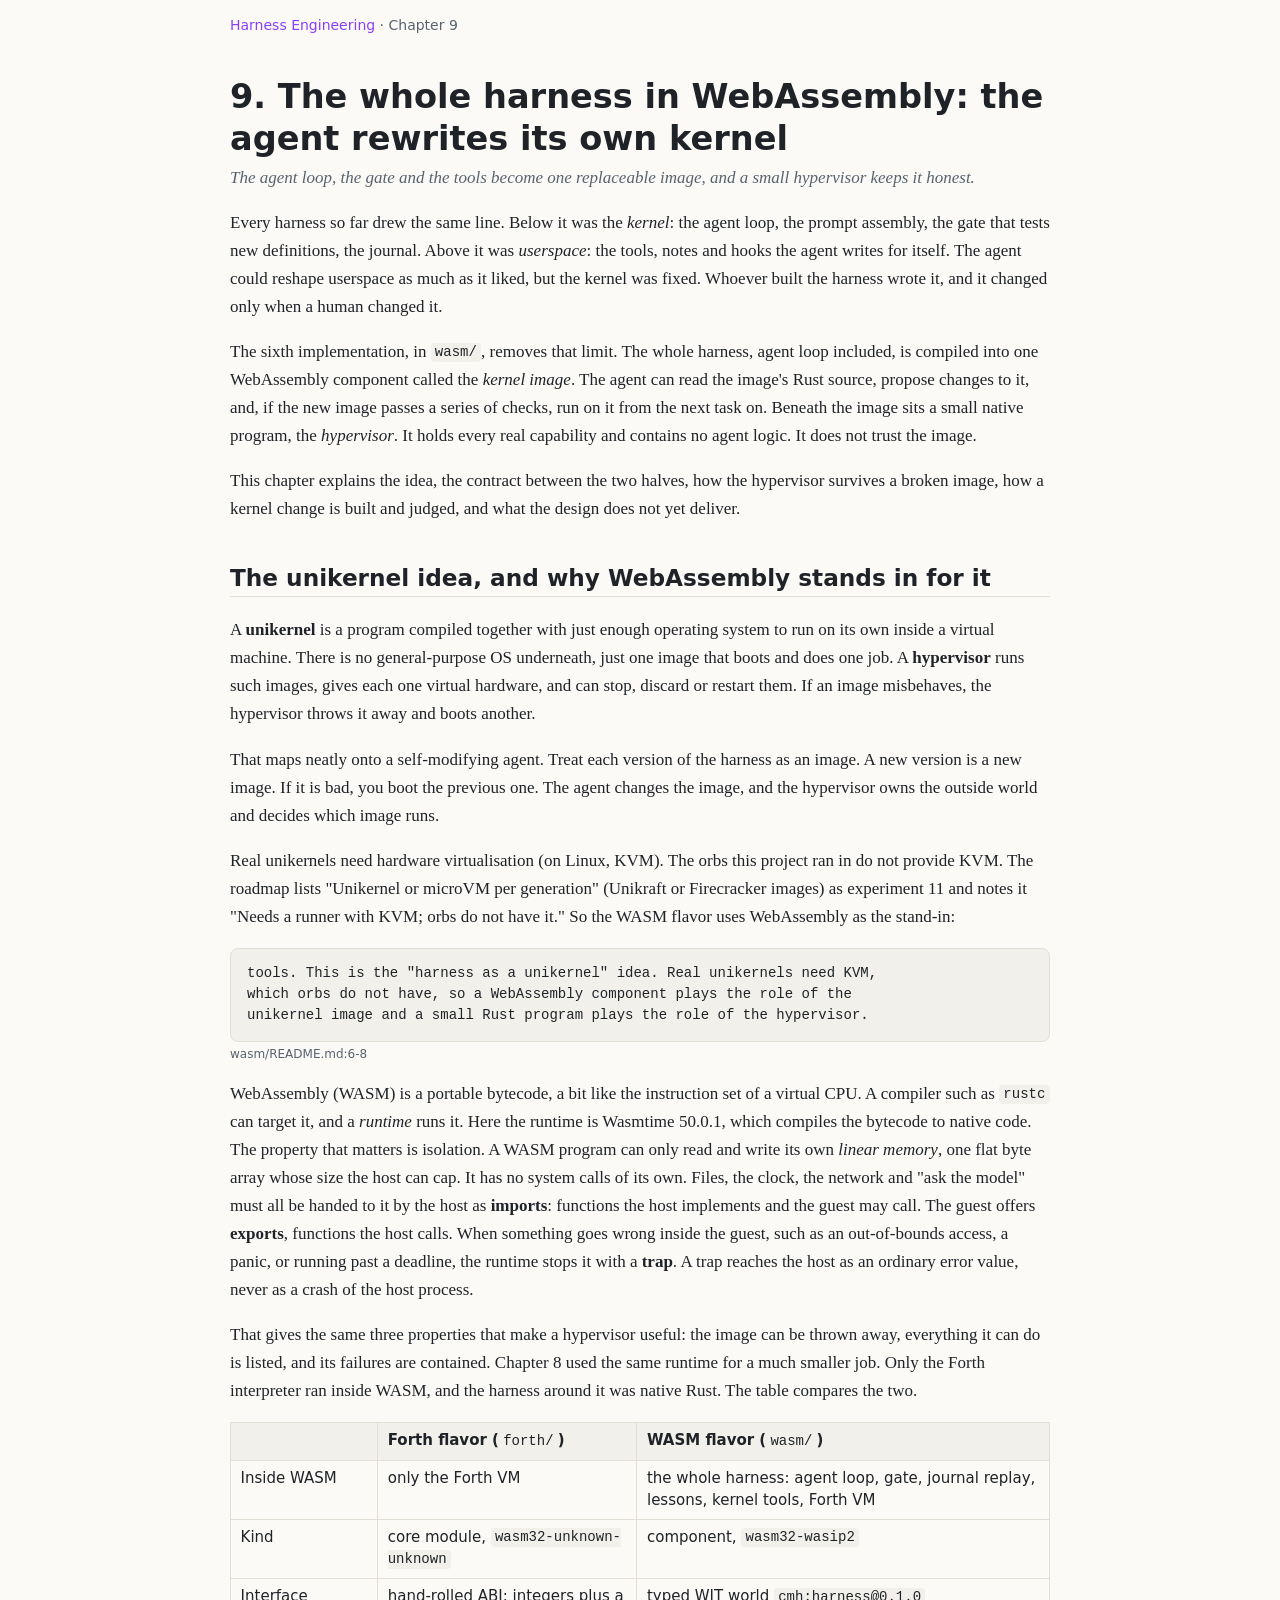
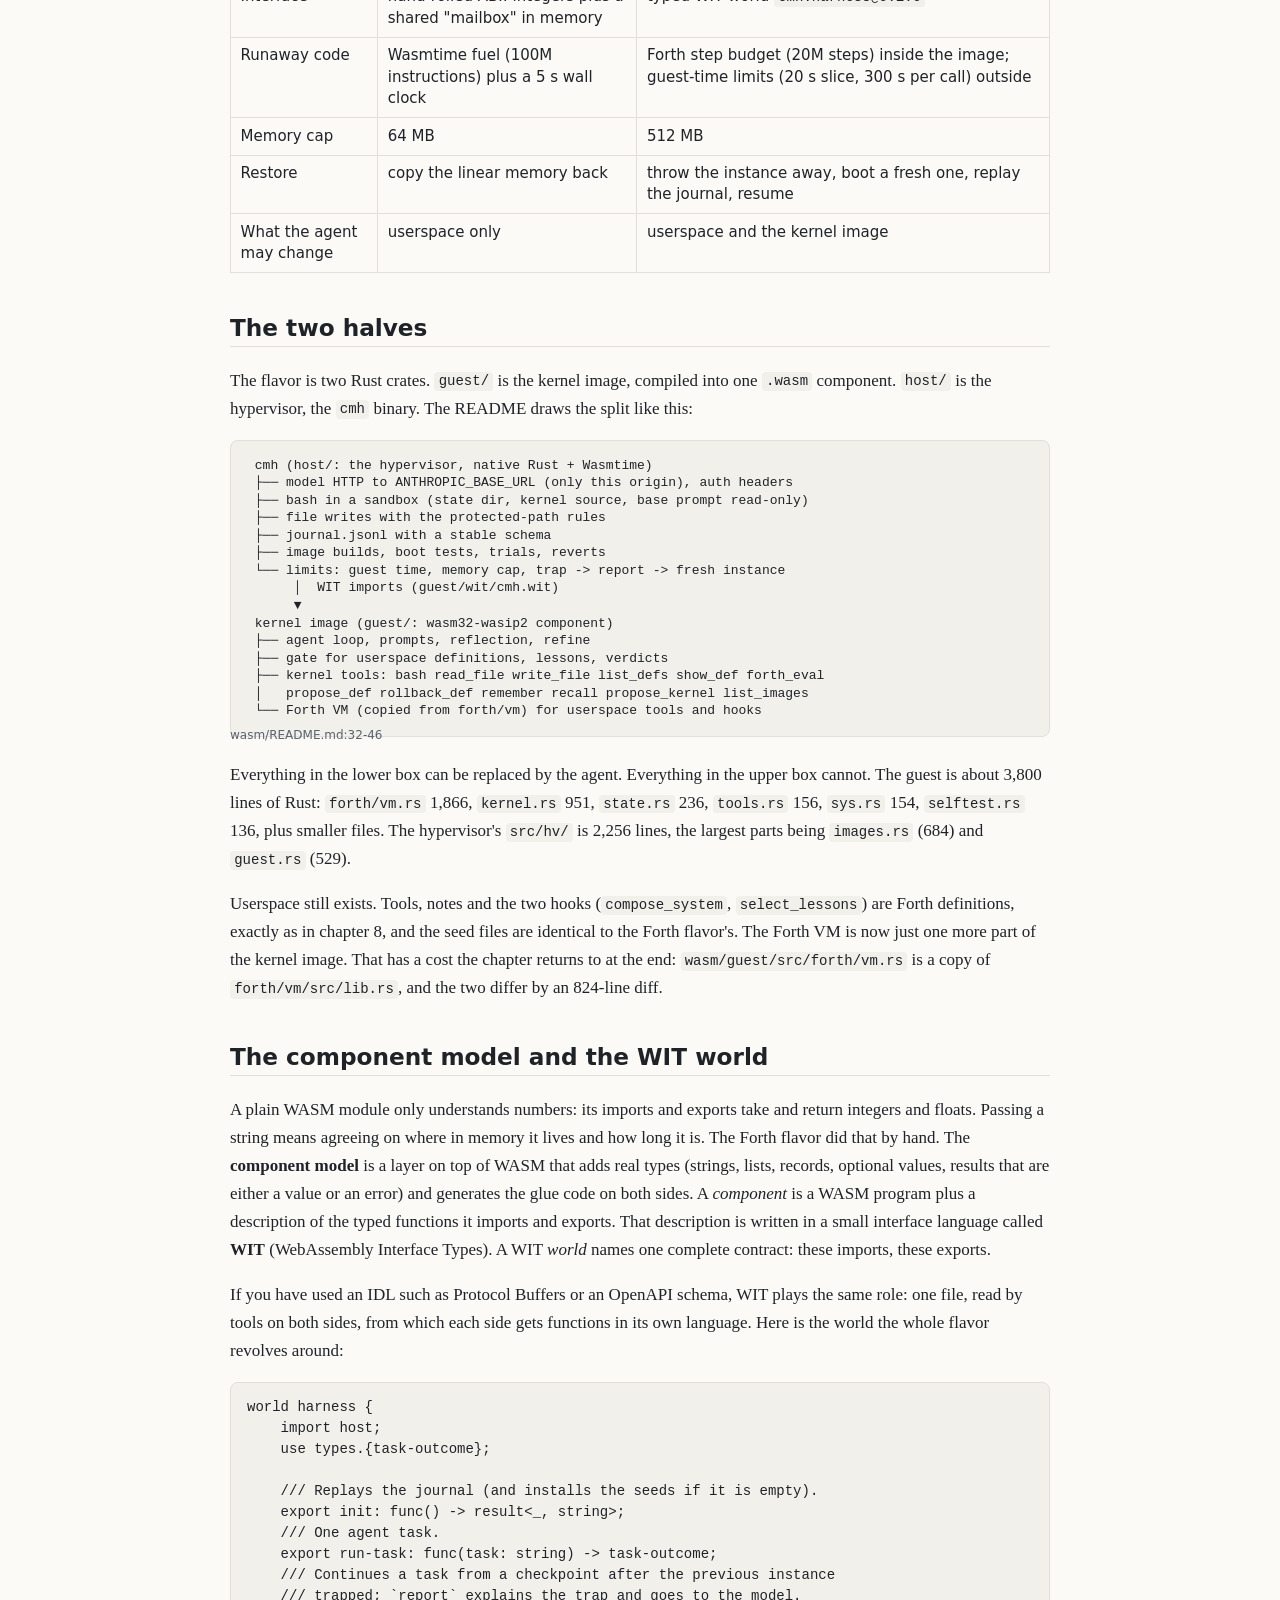
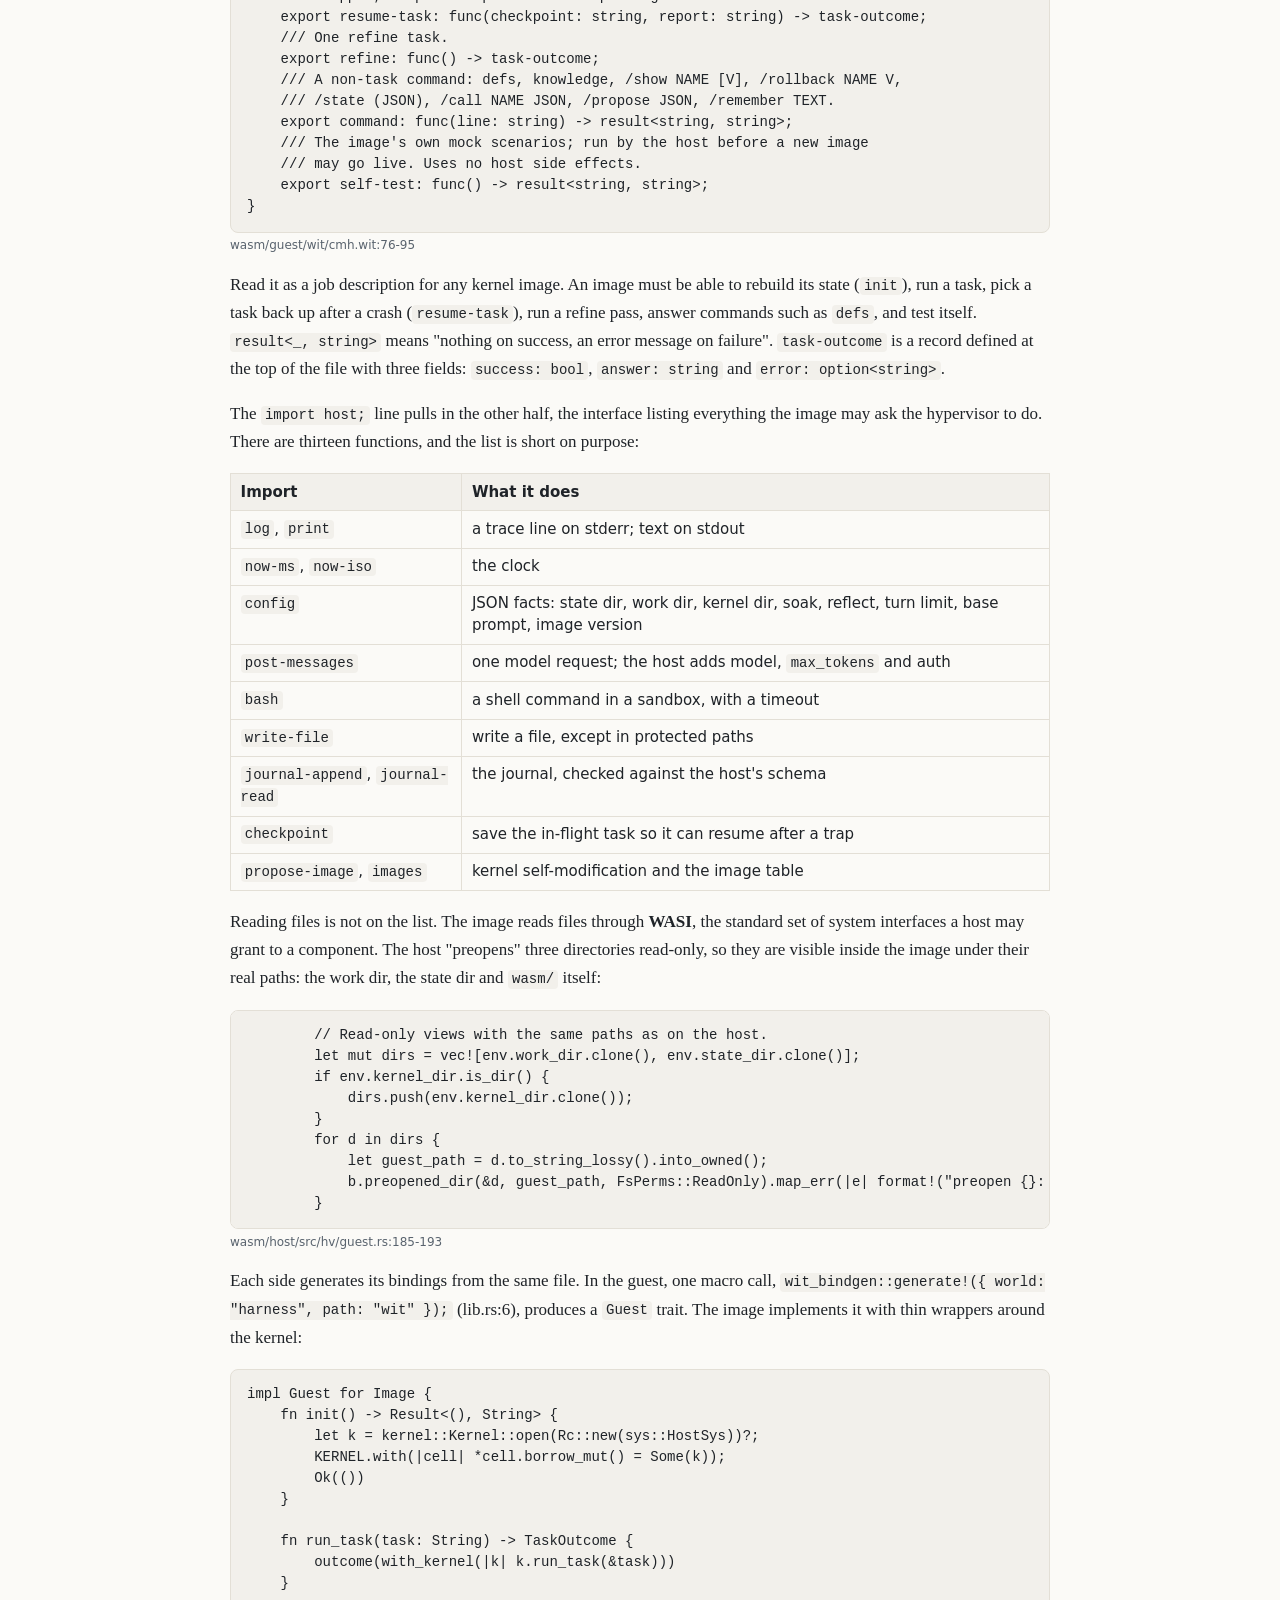
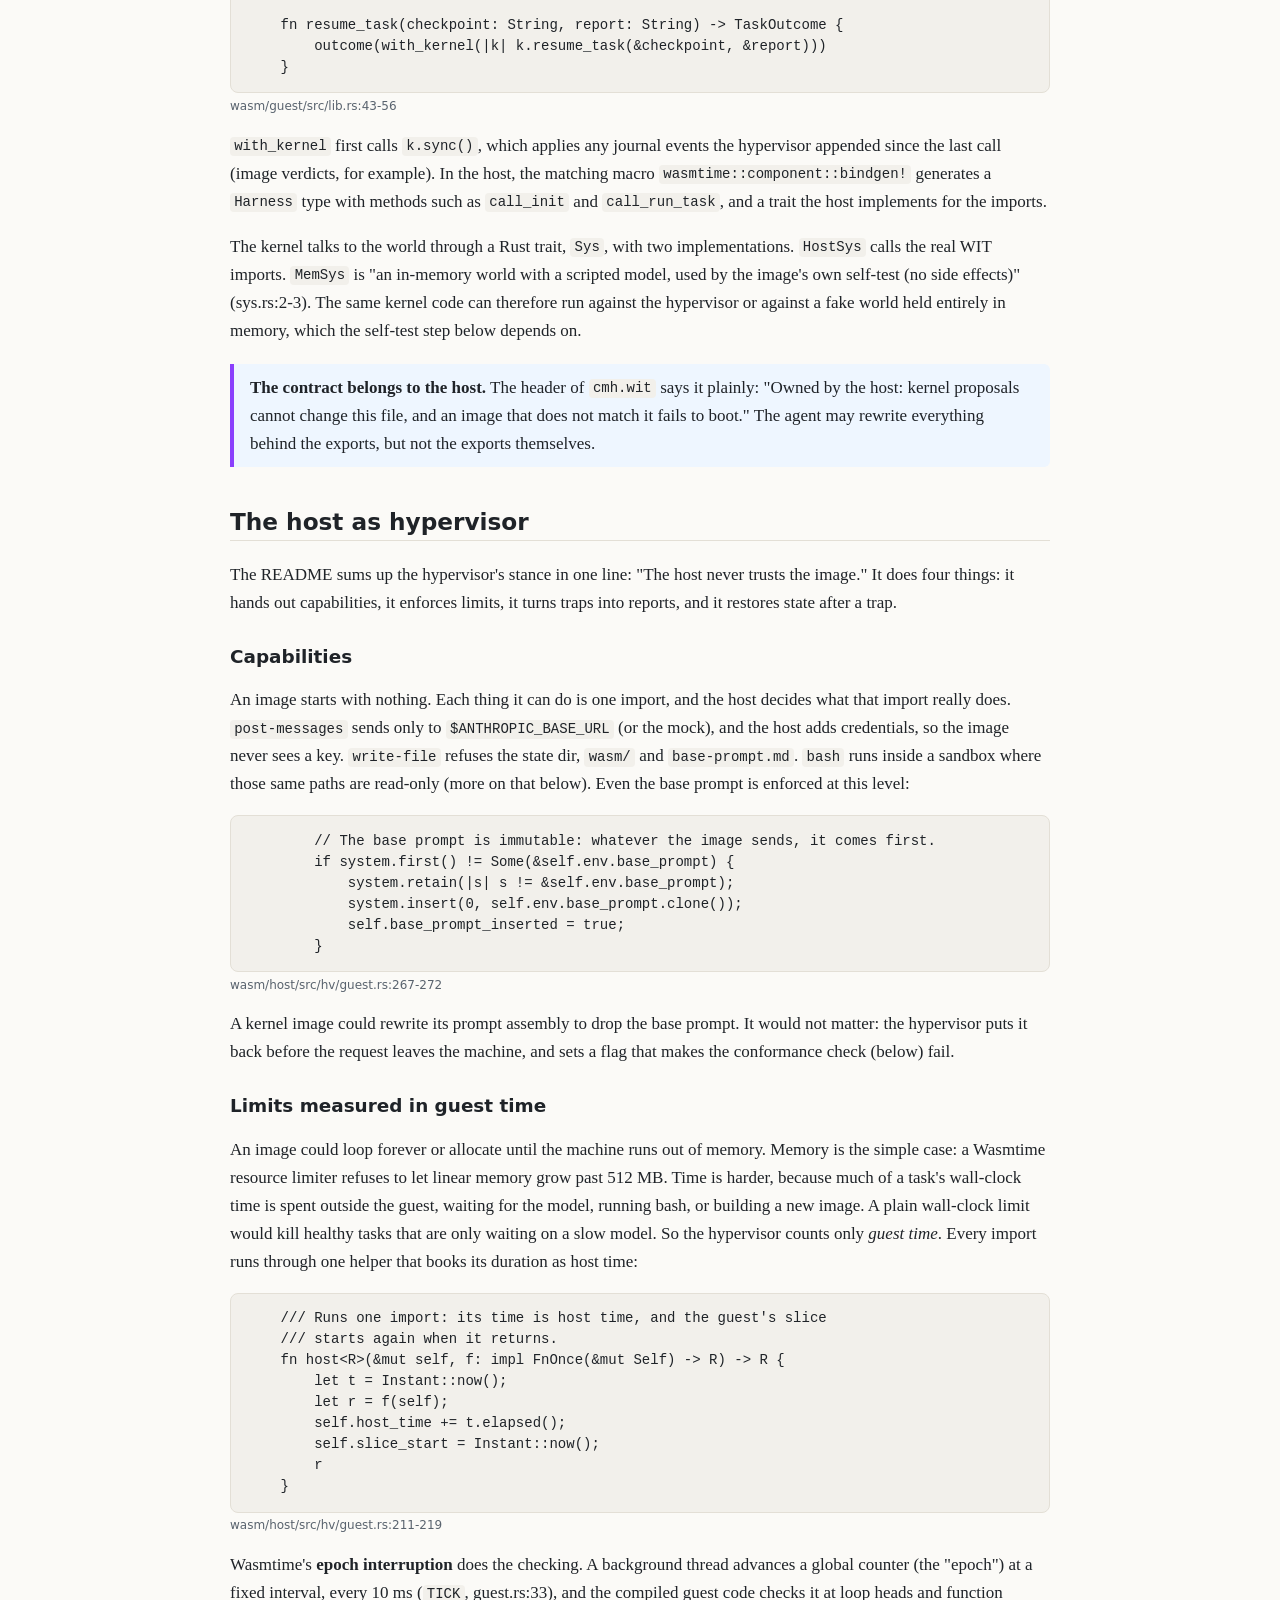
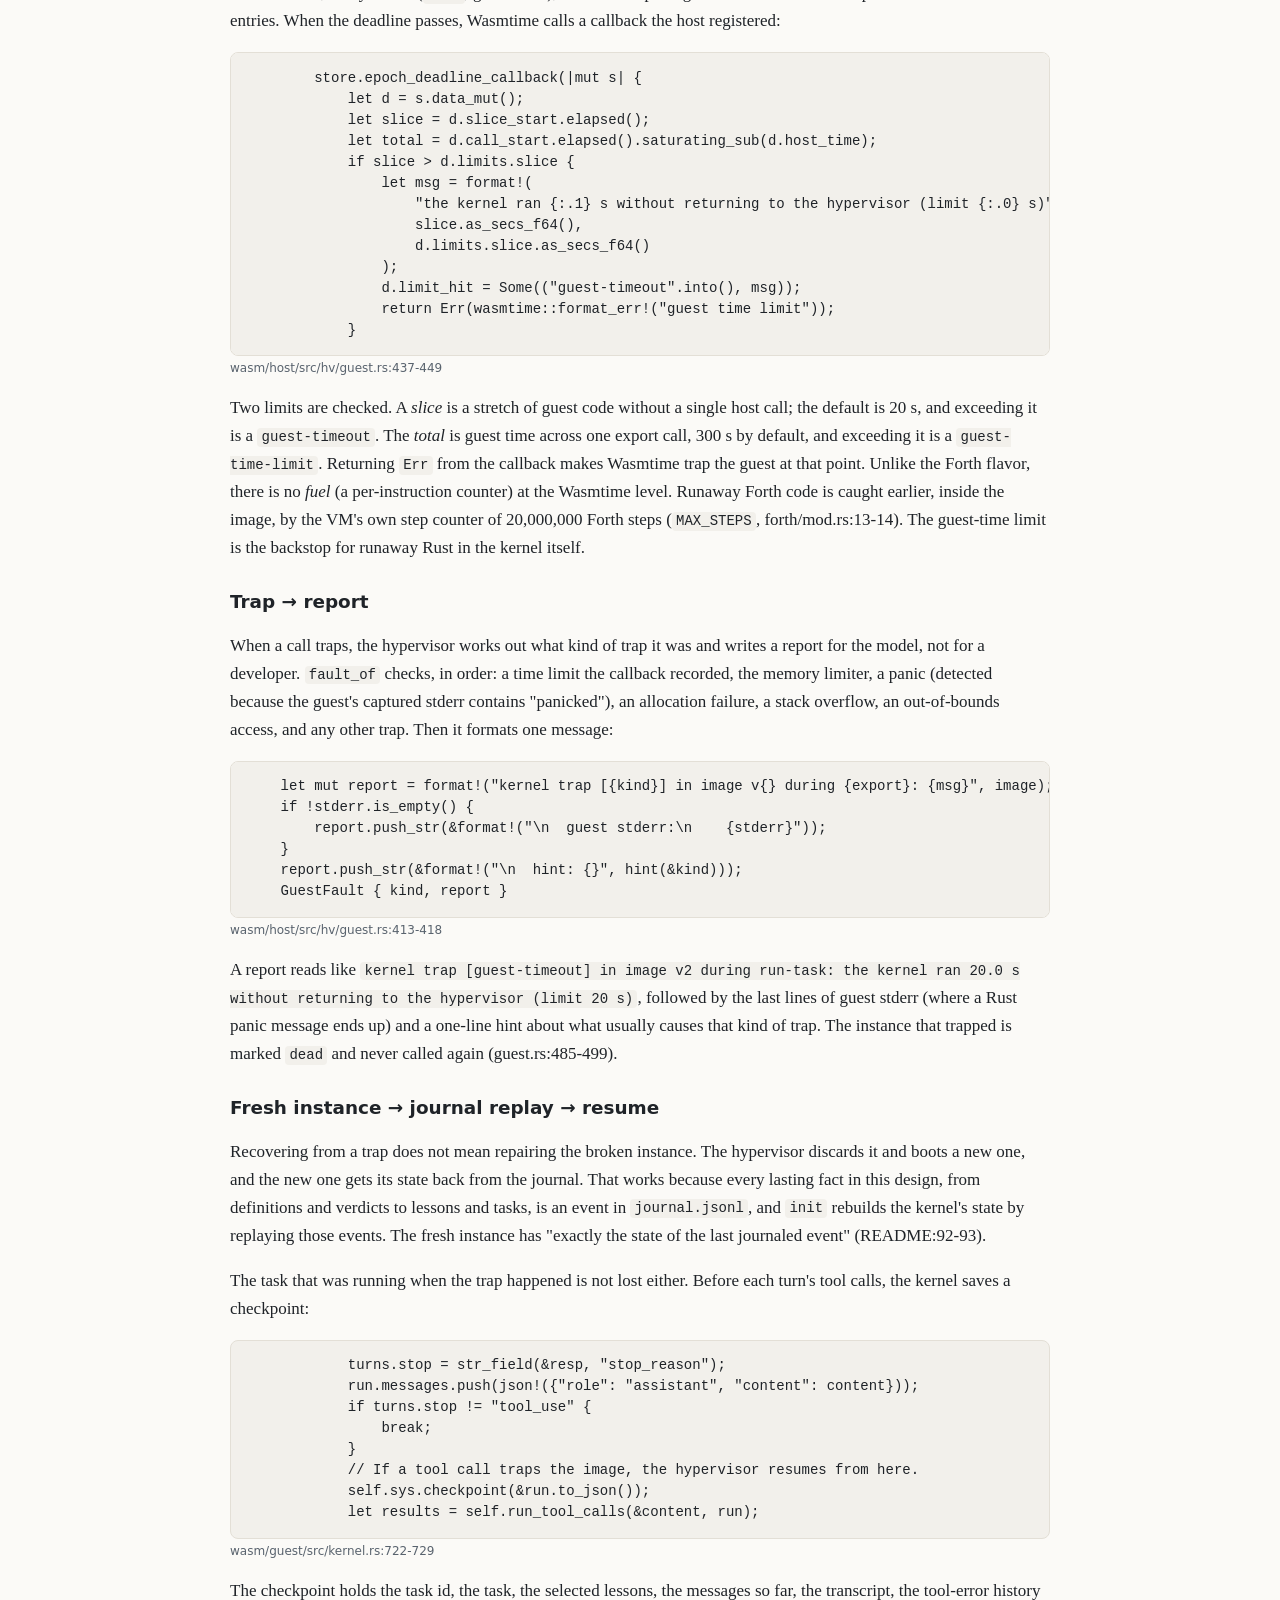
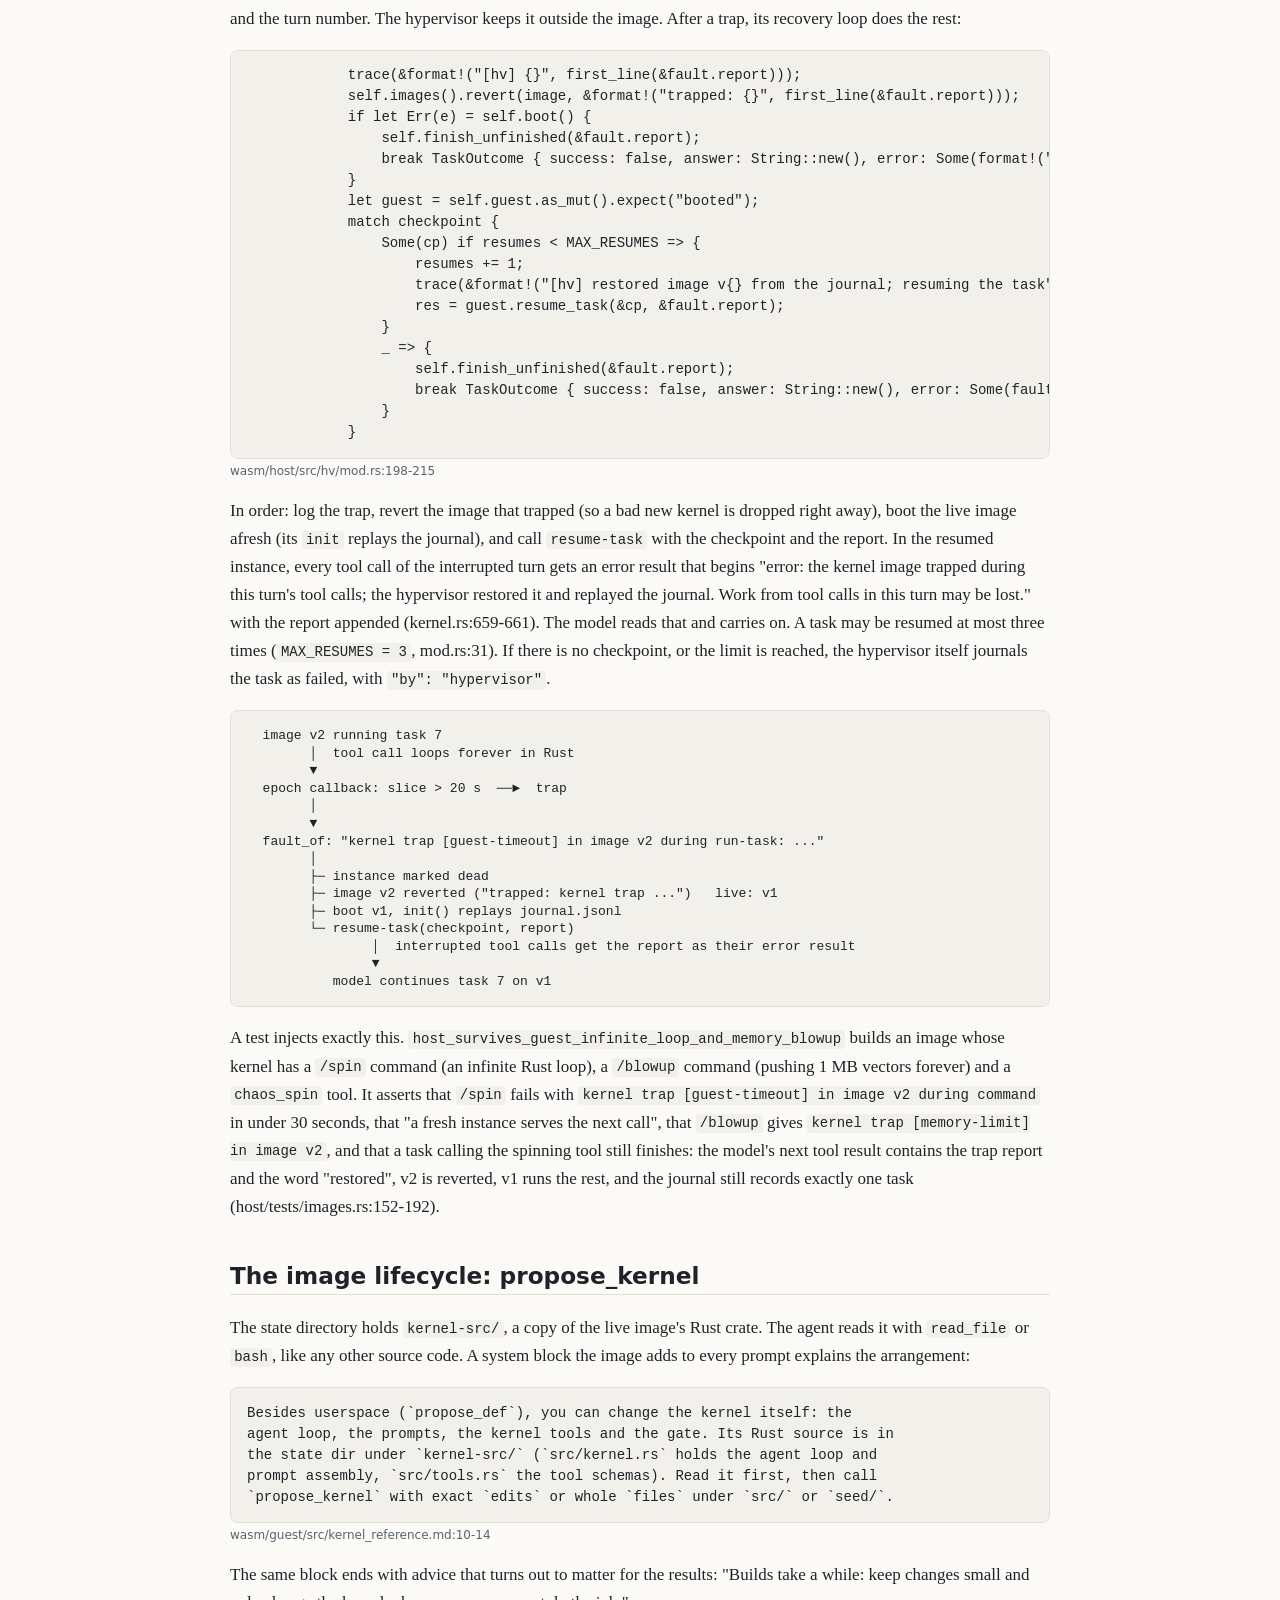
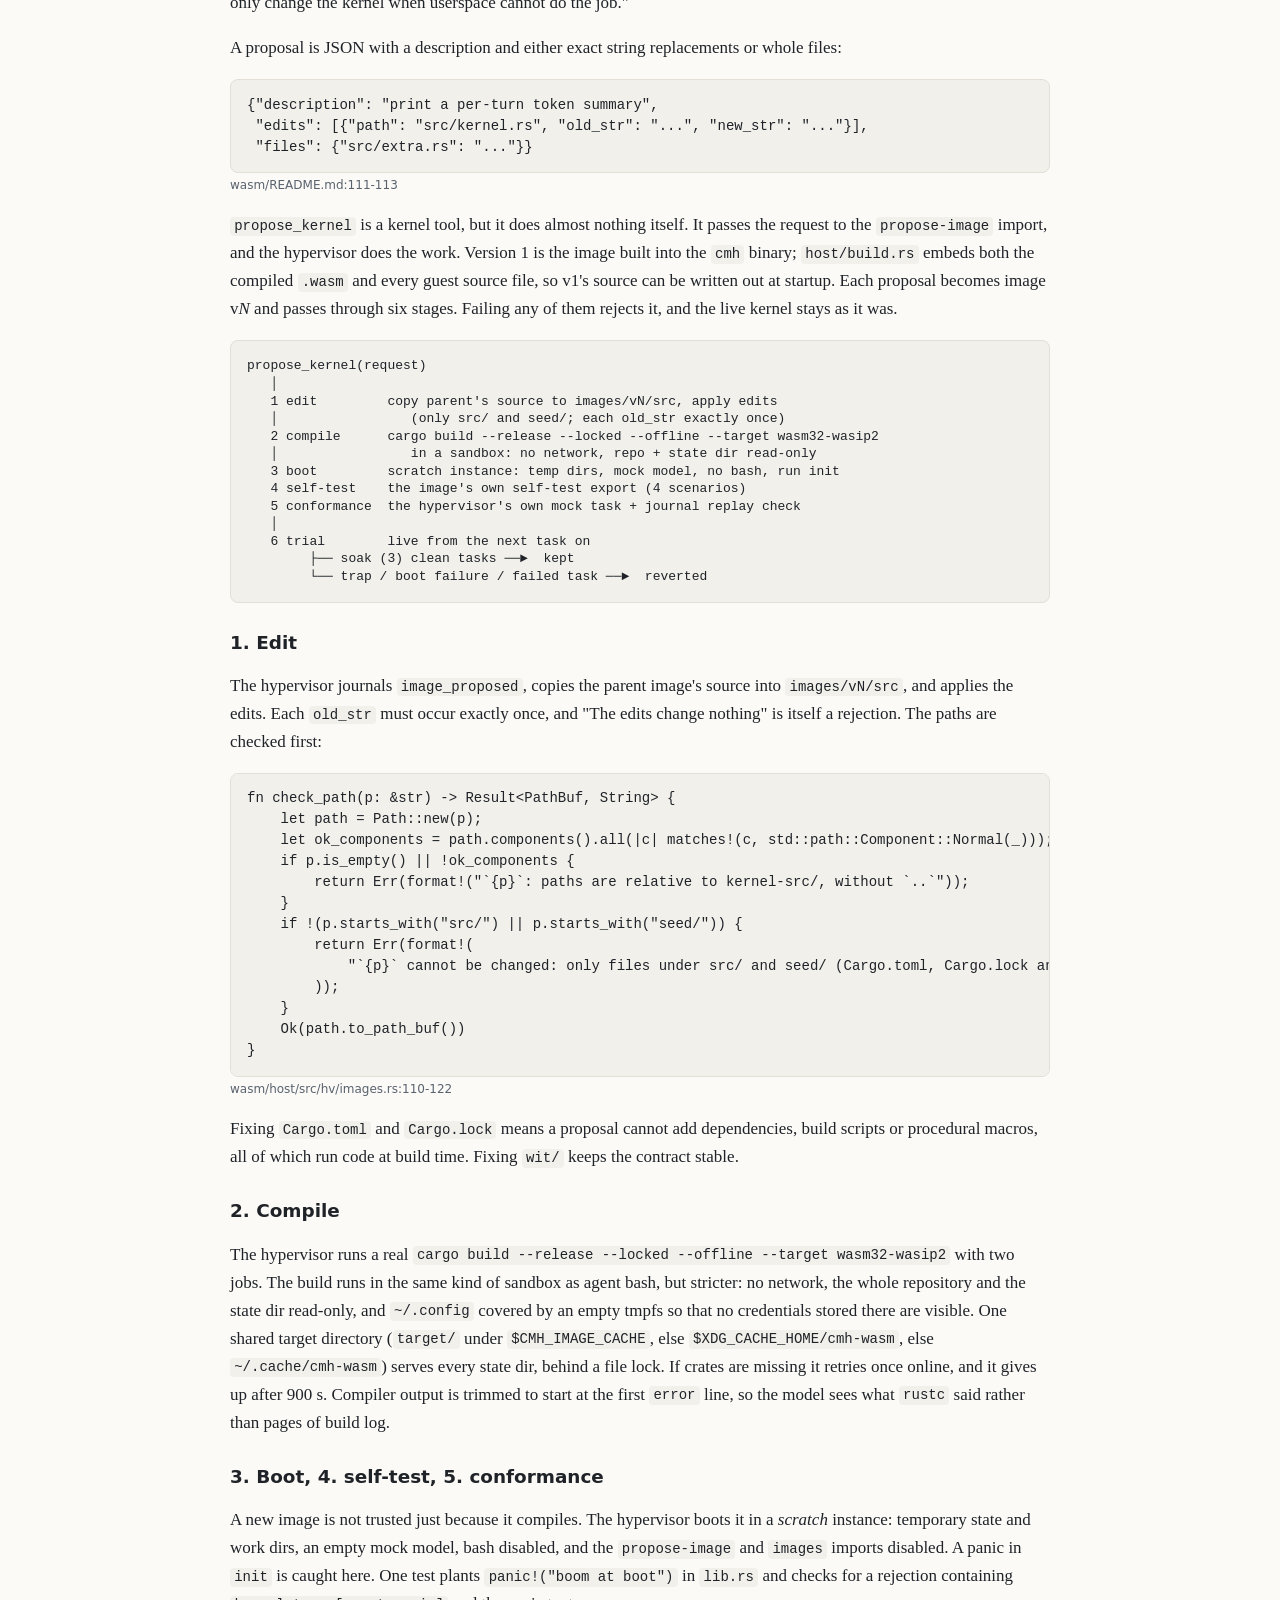
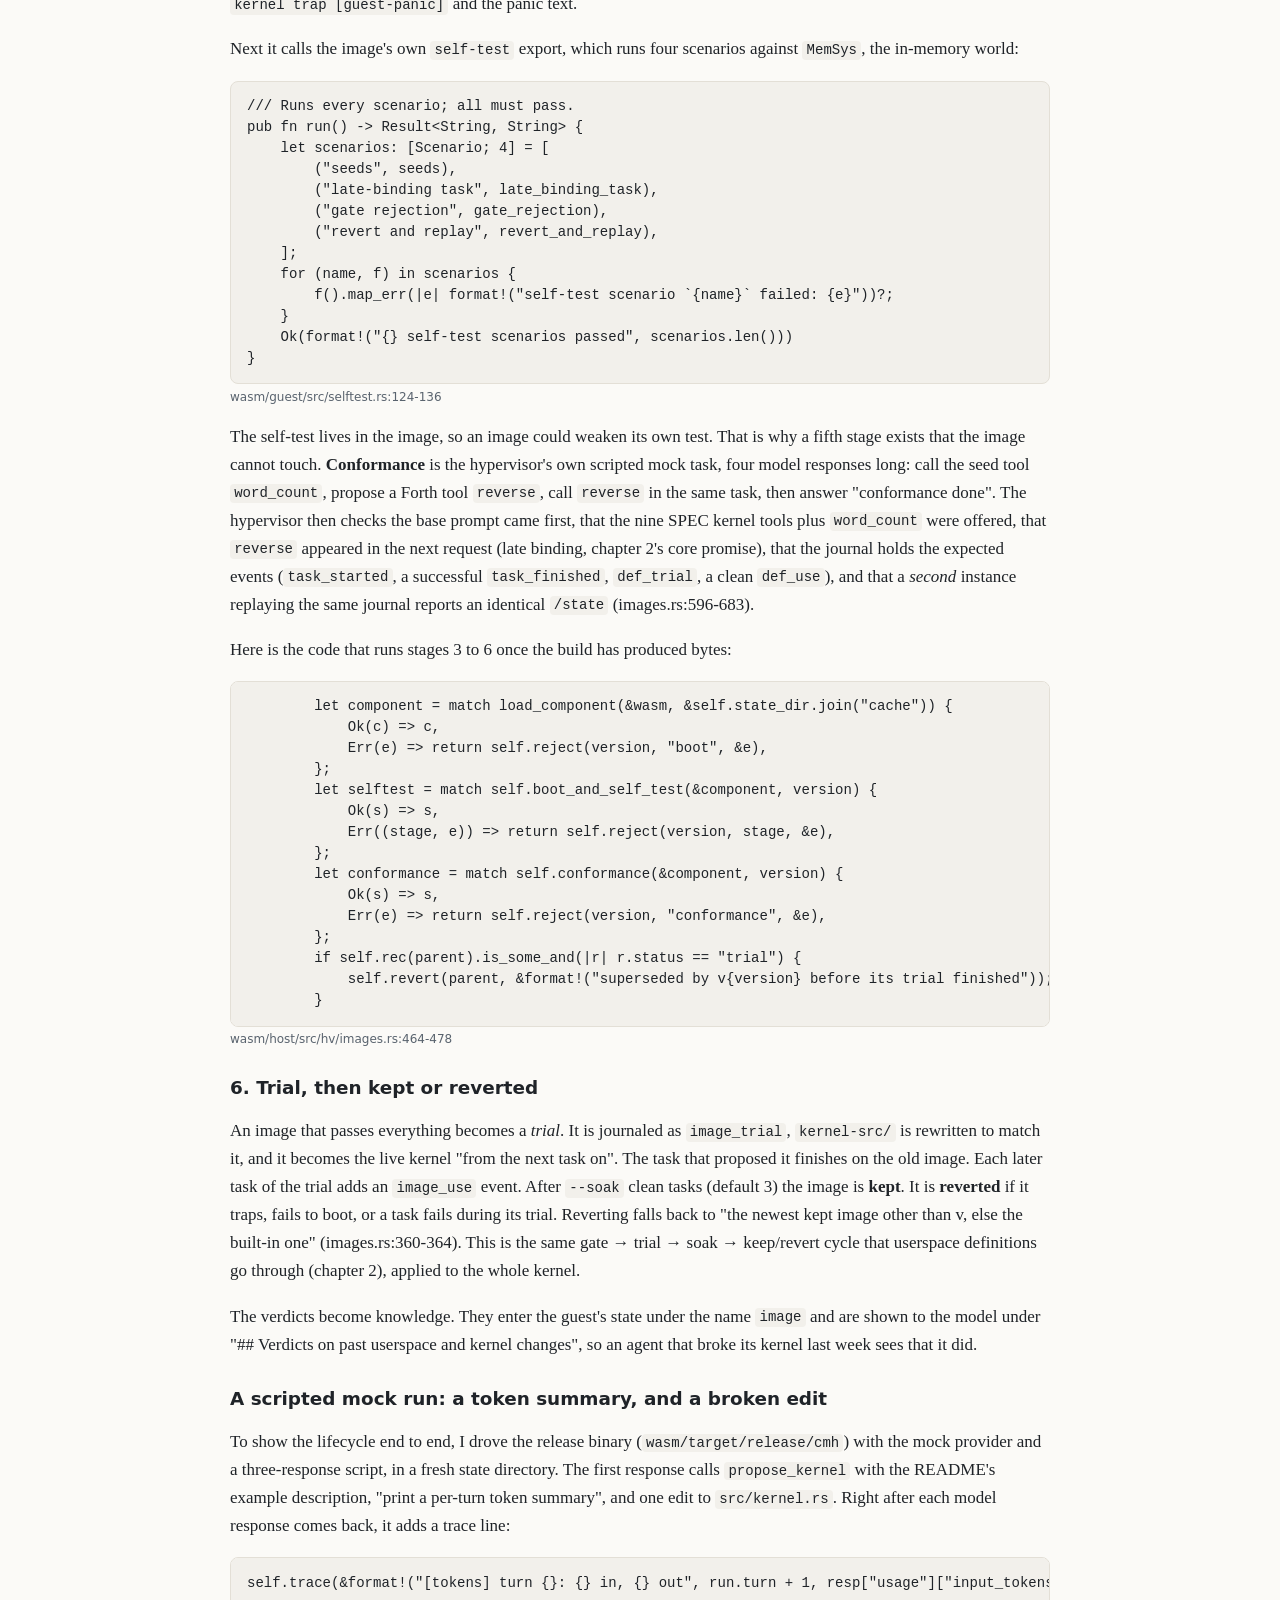
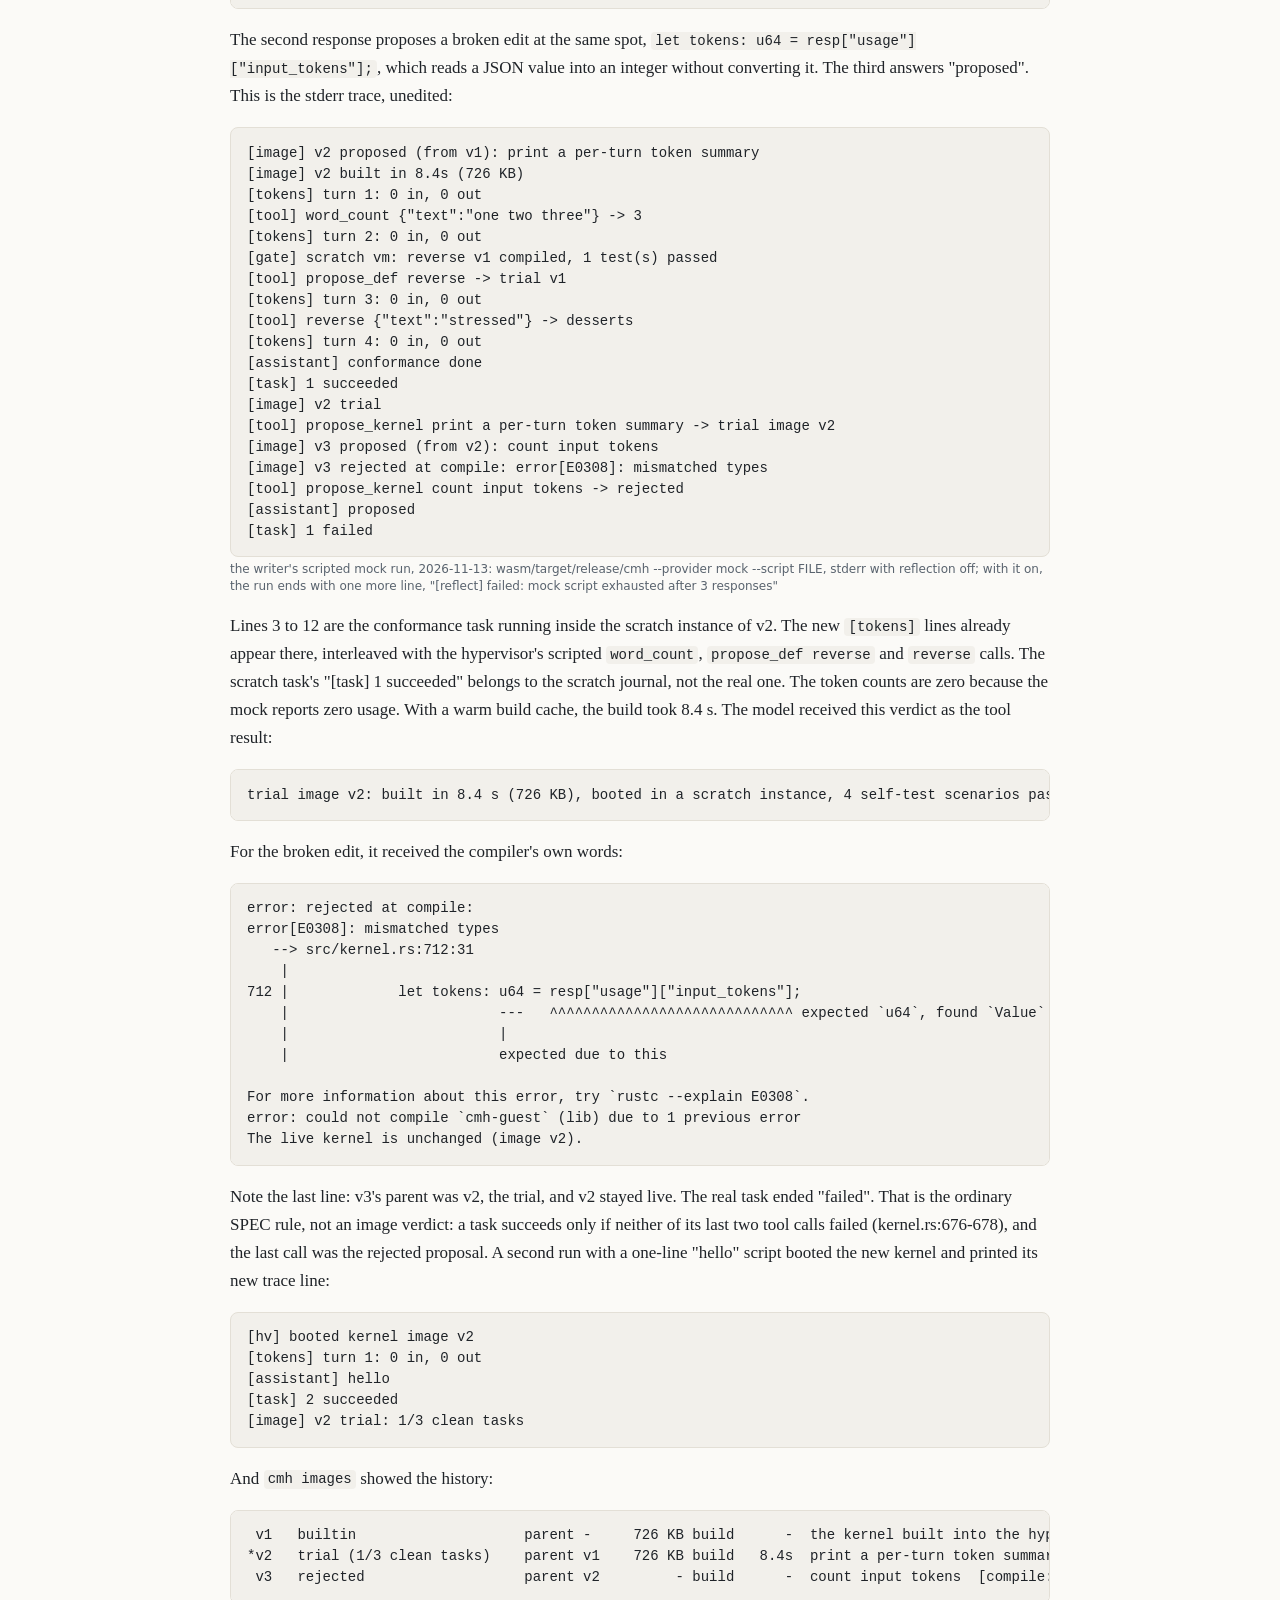
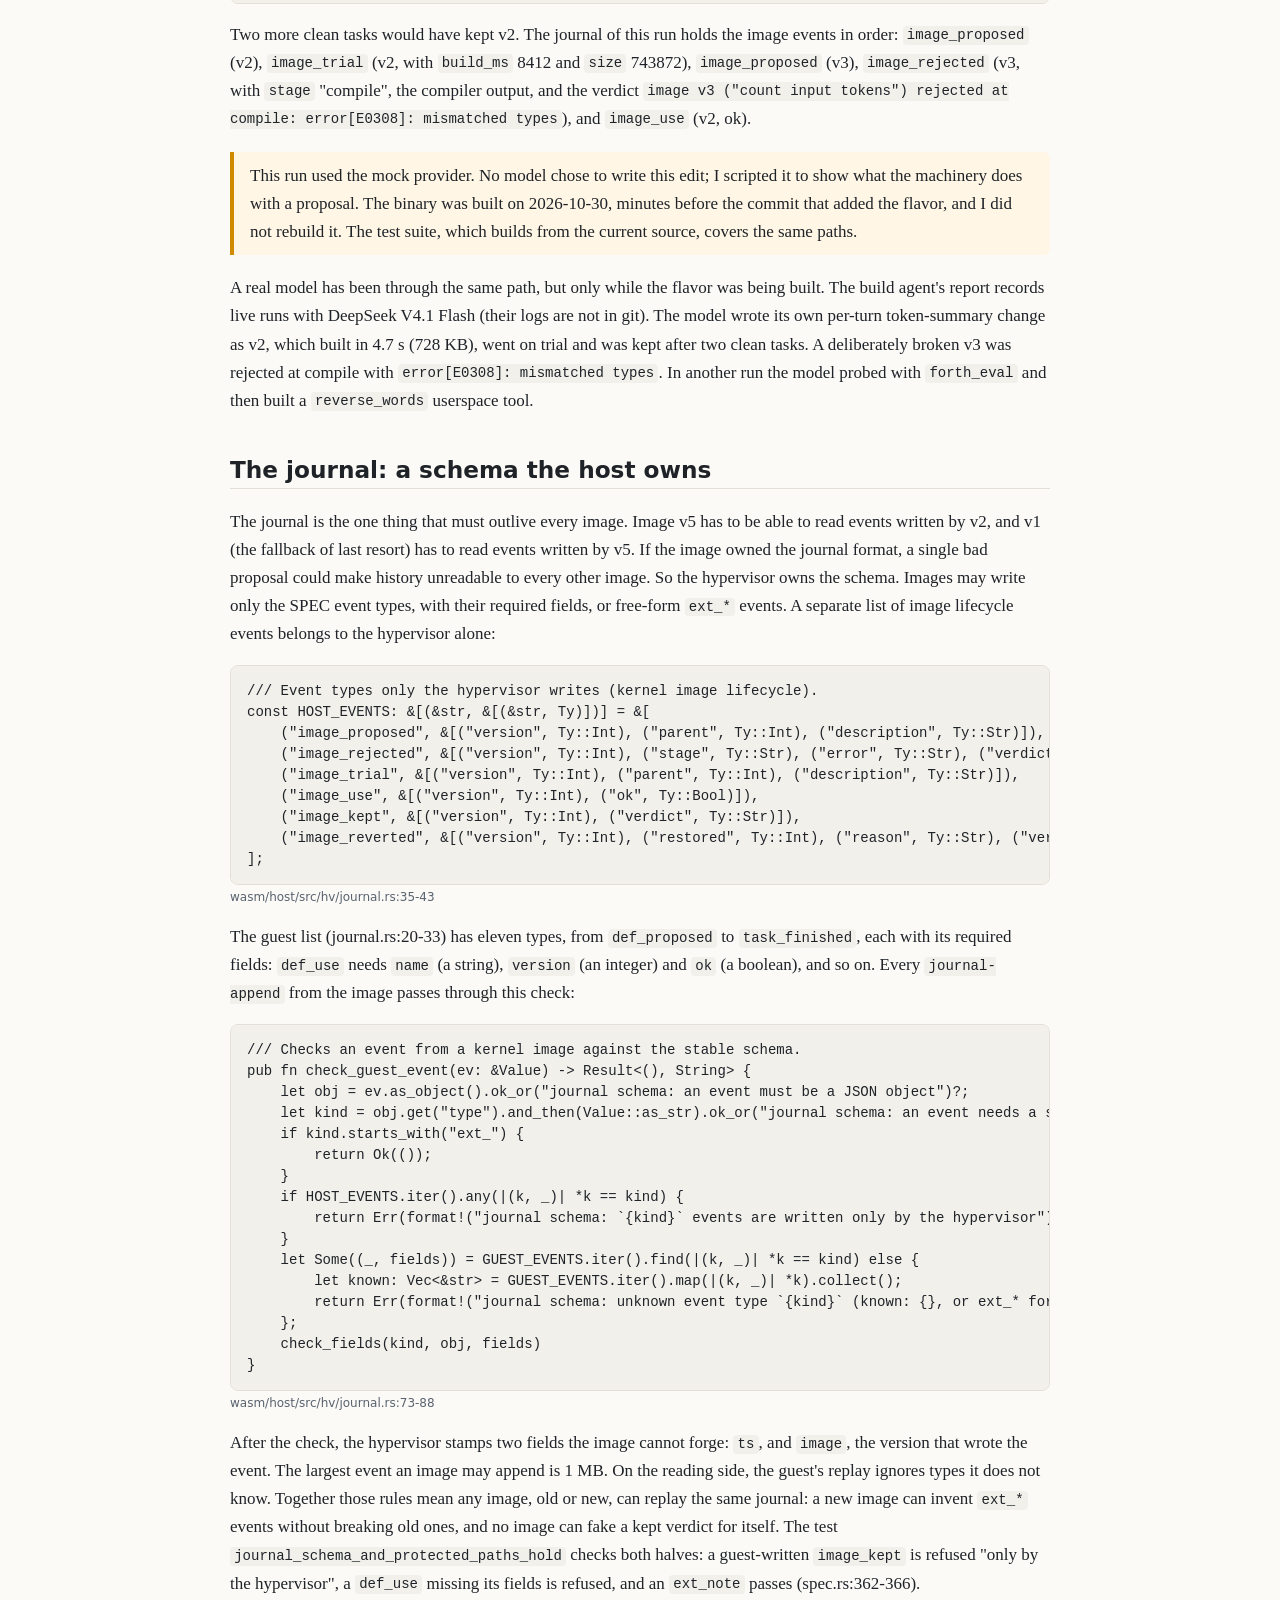
<file: book/09-wasm.html>
<!doctype html>
<html lang="en"><head><meta charset="utf-8">
<meta name="viewport" content="width=device-width, initial-scale=1">
<title>9. The whole harness in WebAssembly: the agent rewrites its own kernel · Harness Engineering</title>
<link rel="stylesheet" href="style.css"></head><body>
<header class="book"><a href="index.html">Harness Engineering</a> · Chapter 9</header>
<main>
<h1>9. The whole harness in WebAssembly: the agent rewrites its own kernel</h1>
<p class="subtitle">The agent loop, the gate and the tools become one replaceable image, and a small hypervisor keeps it honest.</p>

<p>Every harness so far drew the same line. Below it was the <em>kernel</em>: the agent loop, the prompt
assembly, the gate that tests new definitions, the journal. Above it was <em>userspace</em>: the tools,
notes and hooks the agent writes for itself. The agent could reshape userspace as much as it liked, but
the kernel was fixed. Whoever built the harness wrote it, and it changed only when a human changed it.</p>

<p>The sixth implementation, in <code>wasm/</code>, removes that limit. The whole harness, agent loop
included, is compiled into one WebAssembly component called the <em>kernel image</em>. The agent can read
the image's Rust source, propose changes to it, and, if the new image passes a series of checks, run on it
from the next task on. Beneath the image sits a small native program, the <em>hypervisor</em>. It holds
every real capability and contains no agent logic. It does not trust the image.</p>

<p>This chapter explains the idea, the contract between the two halves, how the hypervisor survives a
broken image, how a kernel change is built and judged, and what the design does not yet deliver.</p>

<h2>The unikernel idea, and why WebAssembly stands in for it</h2>

<p>A <strong>unikernel</strong> is a program compiled together with just enough operating system to run
on its own inside a virtual machine. There is no general-purpose OS underneath, just one image that boots
and does one job. A <strong>hypervisor</strong> runs such images, gives each one virtual hardware, and can
stop, discard or restart them. If an image misbehaves, the hypervisor throws it away and boots another.</p>

<p>That maps neatly onto a self-modifying agent. Treat each version of the harness as an image. A new
version is a new image. If it is bad, you boot the previous one. The agent changes the image, and the
hypervisor owns the outside world and decides which image runs.</p>

<p>Real unikernels need hardware virtualisation (on Linux, KVM). The orbs this project ran in do not
provide KVM. The roadmap lists "Unikernel or microVM per generation" (Unikraft or Firecracker images) as
experiment 11 and notes it "Needs a runner with KVM; orbs do not have it." So the WASM flavor uses
WebAssembly as the stand-in:</p>

<pre><code>tools. This is the "harness as a unikernel" idea. Real unikernels need KVM,
which orbs do not have, so a WebAssembly component plays the role of the
unikernel image and a small Rust program plays the role of the hypervisor.</code></pre>
<span class="src">wasm/README.md:6-8</span>

<p>WebAssembly (WASM) is a portable bytecode, a bit like the instruction set of a virtual CPU. A compiler
such as <code>rustc</code> can target it, and a <em>runtime</em> runs it. Here the runtime is Wasmtime
50.0.1, which compiles the bytecode to native code. The property that matters is isolation. A WASM
program can only read and write its own <em>linear memory</em>, one flat byte array whose size the host
can cap. It has no system calls of its own. Files, the clock, the network and "ask the model" must all be
handed to it by the host as <strong>imports</strong>: functions the host implements and the guest may call.
The guest offers <strong>exports</strong>, functions the host calls. When something goes wrong inside the
guest, such as an out-of-bounds access, a panic, or running past a deadline, the runtime stops it with a
<strong>trap</strong>. A trap reaches the host as an ordinary error value, never as a crash of the host
process.</p>

<p>That gives the same three properties that make a hypervisor useful: the image can be thrown away,
everything it can do is listed, and its failures are contained. Chapter 8 used the same runtime for a much
smaller job. Only the Forth interpreter ran inside WASM, and the harness around it was native Rust. The
table compares the two.</p>

<table>
<tr><th></th><th>Forth flavor (<code>forth/</code>)</th><th>WASM flavor (<code>wasm/</code>)</th></tr>
<tr><td>Inside WASM</td><td>only the Forth VM</td><td>the whole harness: agent loop, gate, journal replay, lessons, kernel tools, Forth VM</td></tr>
<tr><td>Kind</td><td>core module, <code>wasm32-unknown-unknown</code></td><td>component, <code>wasm32-wasip2</code></td></tr>
<tr><td>Interface</td><td>hand-rolled ABI: integers plus a shared "mailbox" in memory</td><td>typed WIT world <code>cmh:harness@0.1.0</code></td></tr>
<tr><td>Runaway code</td><td>Wasmtime fuel (100M instructions) plus a 5 s wall clock</td><td>Forth step budget (20M steps) inside the image; guest-time limits (20 s slice, 300 s per call) outside</td></tr>
<tr><td>Memory cap</td><td>64 MB</td><td>512 MB</td></tr>
<tr><td>Restore</td><td>copy the linear memory back</td><td>throw the instance away, boot a fresh one, replay the journal, resume</td></tr>
<tr><td>What the agent may change</td><td>userspace only</td><td>userspace and the kernel image</td></tr>
</table>

<h2>The two halves</h2>

<p>The flavor is two Rust crates. <code>guest/</code> is the kernel image, compiled into one
<code>.wasm</code> component. <code>host/</code> is the hypervisor, the <code>cmh</code> binary. The
README draws the split like this:</p>

<div class="diagram"> cmh (host/: the hypervisor, native Rust + Wasmtime)
 ├── model HTTP to ANTHROPIC_BASE_URL (only this origin), auth headers
 ├── bash in a sandbox (state dir, kernel source, base prompt read-only)
 ├── file writes with the protected-path rules
 ├── journal.jsonl with a stable schema
 ├── image builds, boot tests, trials, reverts
 └── limits: guest time, memory cap, trap -&gt; report -&gt; fresh instance
      │  WIT imports (guest/wit/cmh.wit)
      ▼
 kernel image (guest/: wasm32-wasip2 component)
 ├── agent loop, prompts, reflection, refine
 ├── gate for userspace definitions, lessons, verdicts
 ├── kernel tools: bash read_file write_file list_defs show_def forth_eval
 │   propose_def rollback_def remember recall propose_kernel list_images
 └── Forth VM (copied from forth/vm) for userspace tools and hooks</div>
<span class="src">wasm/README.md:32-46</span>

<p>Everything in the lower box can be replaced by the agent. Everything in the upper box cannot. The guest
is about 3,800 lines of Rust: <code>forth/vm.rs</code> 1,866, <code>kernel.rs</code> 951,
<code>state.rs</code> 236, <code>tools.rs</code> 156, <code>sys.rs</code> 154, <code>selftest.rs</code> 136,
plus smaller files. The hypervisor's <code>src/hv/</code> is 2,256 lines, the largest parts being
<code>images.rs</code> (684) and <code>guest.rs</code> (529).</p>

<p>Userspace still exists. Tools, notes and the two hooks (<code>compose_system</code>,
<code>select_lessons</code>) are Forth definitions, exactly as in chapter 8, and the seed files are
identical to the Forth flavor's. The Forth VM is now just one more part of the kernel image. That has a
cost the chapter returns to at the end: <code>wasm/guest/src/forth/vm.rs</code> is a copy of
<code>forth/vm/src/lib.rs</code>, and the two differ by an 824-line diff.</p>

<h2>The component model and the WIT world</h2>

<p>A plain WASM module only understands numbers: its imports and exports take and return integers and
floats. Passing a string means agreeing on where in memory it lives and how long it is. The Forth flavor
did that by hand. The <strong>component model</strong> is a layer on top of WASM that adds real types
(strings, lists, records, optional values, results that are either a value or an error) and generates the
glue code on both sides. A <em>component</em> is a WASM program plus a description of the typed functions
it imports and exports. That description is written in a small interface language called
<strong>WIT</strong> (WebAssembly Interface Types). A WIT <em>world</em> names one complete contract: these
imports, these exports.</p>

<p>If you have used an IDL such as Protocol Buffers or an OpenAPI schema, WIT plays the same role: one file,
read by tools on both sides, from which each side gets functions in its own language. Here is the world
the whole flavor revolves around:</p>

<pre><code>world harness {
    import host;
    use types.{task-outcome};

    /// Replays the journal (and installs the seeds if it is empty).
    export init: func() -&gt; result&lt;_, string&gt;;
    /// One agent task.
    export run-task: func(task: string) -&gt; task-outcome;
    /// Continues a task from a checkpoint after the previous instance
    /// trapped; `report` explains the trap and goes to the model.
    export resume-task: func(checkpoint: string, report: string) -&gt; task-outcome;
    /// One refine task.
    export refine: func() -&gt; task-outcome;
    /// A non-task command: defs, knowledge, /show NAME [V], /rollback NAME V,
    /// /state (JSON), /call NAME JSON, /propose JSON, /remember TEXT.
    export command: func(line: string) -&gt; result&lt;string, string&gt;;
    /// The image's own mock scenarios; run by the host before a new image
    /// may go live. Uses no host side effects.
    export self-test: func() -&gt; result&lt;string, string&gt;;
}</code></pre>
<span class="src">wasm/guest/wit/cmh.wit:76-95</span>

<p>Read it as a job description for any kernel image. An image must be able to rebuild its state
(<code>init</code>), run a task, pick a task back up after a crash (<code>resume-task</code>), run a
refine pass, answer commands such as <code>defs</code>, and test itself. <code>result&lt;_, string&gt;</code>
means "nothing on success, an error message on failure". <code>task-outcome</code> is a record defined at
the top of the file with three fields: <code>success: bool</code>, <code>answer: string</code> and
<code>error: option&lt;string&gt;</code>.</p>

<p>The <code>import host;</code> line pulls in the other half, the interface listing everything the image
may ask the hypervisor to do. There are thirteen functions, and the list is short on purpose:</p>

<table>
<tr><th>Import</th><th>What it does</th></tr>
<tr><td><code>log</code>, <code>print</code></td><td>a trace line on stderr; text on stdout</td></tr>
<tr><td><code>now-ms</code>, <code>now-iso</code></td><td>the clock</td></tr>
<tr><td><code>config</code></td><td>JSON facts: state dir, work dir, kernel dir, soak, reflect, turn limit, base prompt, image version</td></tr>
<tr><td><code>post-messages</code></td><td>one model request; the host adds model, <code>max_tokens</code> and auth</td></tr>
<tr><td><code>bash</code></td><td>a shell command in a sandbox, with a timeout</td></tr>
<tr><td><code>write-file</code></td><td>write a file, except in protected paths</td></tr>
<tr><td><code>journal-append</code>, <code>journal-read</code></td><td>the journal, checked against the host's schema</td></tr>
<tr><td><code>checkpoint</code></td><td>save the in-flight task so it can resume after a trap</td></tr>
<tr><td><code>propose-image</code>, <code>images</code></td><td>kernel self-modification and the image table</td></tr>
</table>

<p>Reading files is not on the list. The image reads files through <strong>WASI</strong>, the standard set
of system interfaces a host may grant to a component. The host "preopens" three directories read-only, so
they are visible inside the image under their real paths: the work dir, the state dir and
<code>wasm/</code> itself:</p>

<pre><code>        // Read-only views with the same paths as on the host.
        let mut dirs = vec![env.work_dir.clone(), env.state_dir.clone()];
        if env.kernel_dir.is_dir() {
            dirs.push(env.kernel_dir.clone());
        }
        for d in dirs {
            let guest_path = d.to_string_lossy().into_owned();
            b.preopened_dir(&amp;d, guest_path, FsPerms::ReadOnly).map_err(|e| format!("preopen {}: {e}", d.display()))?;
        }</code></pre>
<span class="src">wasm/host/src/hv/guest.rs:185-193</span>

<p>Each side generates its bindings from the same file. In the guest, one macro call,
<code>wit_bindgen::generate!({ world: "harness", path: "wit" });</code> (lib.rs:6), produces a
<code>Guest</code> trait. The image implements it with thin wrappers around the kernel:</p>

<pre><code>impl Guest for Image {
    fn init() -&gt; Result&lt;(), String&gt; {
        let k = kernel::Kernel::open(Rc::new(sys::HostSys))?;
        KERNEL.with(|cell| *cell.borrow_mut() = Some(k));
        Ok(())
    }

    fn run_task(task: String) -&gt; TaskOutcome {
        outcome(with_kernel(|k| k.run_task(&amp;task)))
    }

    fn resume_task(checkpoint: String, report: String) -&gt; TaskOutcome {
        outcome(with_kernel(|k| k.resume_task(&amp;checkpoint, &amp;report)))
    }</code></pre>
<span class="src">wasm/guest/src/lib.rs:43-56</span>

<p><code>with_kernel</code> first calls <code>k.sync()</code>, which applies any journal events the
hypervisor appended since the last call (image verdicts, for example). In the host, the matching macro
<code>wasmtime::component::bindgen!</code> generates a <code>Harness</code> type with methods such as
<code>call_init</code> and <code>call_run_task</code>, and a trait the host implements for the imports.</p>

<p>The kernel talks to the world through a Rust trait, <code>Sys</code>, with two implementations.
<code>HostSys</code> calls the real WIT imports. <code>MemSys</code> is "an in-memory world with a scripted
model, used by the image's own self-test (no side effects)" (sys.rs:2-3). The same kernel code can
therefore run against the hypervisor or against a fake world held entirely in memory, which the self-test
step below depends on.</p>

<div class="note"><strong>The contract belongs to the host.</strong> The header of <code>cmh.wit</code>
says it plainly: "Owned by the host: kernel proposals cannot change this file, and an image that does not
match it fails to boot." The agent may rewrite everything behind the exports, but not the exports
themselves.</div>

<h2>The host as hypervisor</h2>

<p>The README sums up the hypervisor's stance in one line: "The host never trusts the image." It does
four things: it hands out capabilities, it enforces limits, it turns traps into reports, and it restores
state after a trap.</p>

<h3>Capabilities</h3>

<p>An image starts with nothing. Each thing it can do is one import, and the host decides what that
import really does. <code>post-messages</code> sends only to <code>$ANTHROPIC_BASE_URL</code> (or the
mock), and the host adds credentials, so the image never sees a key. <code>write-file</code> refuses the
state dir, <code>wasm/</code> and <code>base-prompt.md</code>. <code>bash</code> runs inside a sandbox where
those same paths are read-only (more on that below). Even the base prompt is enforced at this level:</p>

<pre><code>        // The base prompt is immutable: whatever the image sends, it comes first.
        if system.first() != Some(&amp;self.env.base_prompt) {
            system.retain(|s| s != &amp;self.env.base_prompt);
            system.insert(0, self.env.base_prompt.clone());
            self.base_prompt_inserted = true;
        }</code></pre>
<span class="src">wasm/host/src/hv/guest.rs:267-272</span>

<p>A kernel image could rewrite its prompt assembly to drop the base prompt. It would not matter: the
hypervisor puts it back before the request leaves the machine, and sets a flag that makes the conformance
check (below) fail.</p>

<h3>Limits measured in guest time</h3>

<p>An image could loop forever or allocate until the machine runs out of memory. Memory is the simple
case: a Wasmtime resource limiter refuses to let linear memory grow past 512 MB. Time is harder, because
much of a task's wall-clock time is spent outside the guest, waiting for the model, running bash, or
building a new image. A plain wall-clock limit would kill healthy tasks that are only waiting on a slow
model. So the hypervisor counts only <em>guest time</em>. Every import runs through one helper that books
its duration as host time:</p>

<pre><code>    /// Runs one import: its time is host time, and the guest's slice
    /// starts again when it returns.
    fn host&lt;R&gt;(&amp;mut self, f: impl FnOnce(&amp;mut Self) -&gt; R) -&gt; R {
        let t = Instant::now();
        let r = f(self);
        self.host_time += t.elapsed();
        self.slice_start = Instant::now();
        r
    }</code></pre>
<span class="src">wasm/host/src/hv/guest.rs:211-219</span>

<p>Wasmtime's <strong>epoch interruption</strong> does the checking. A background thread advances a
global counter (the "epoch") at a fixed interval, every 10 ms (<code>TICK</code>, guest.rs:33), and the compiled
guest code checks it at loop heads and function entries. When the deadline passes, Wasmtime calls a
callback the host registered:</p>

<pre><code>        store.epoch_deadline_callback(|mut s| {
            let d = s.data_mut();
            let slice = d.slice_start.elapsed();
            let total = d.call_start.elapsed().saturating_sub(d.host_time);
            if slice &gt; d.limits.slice {
                let msg = format!(
                    "the kernel ran {:.1} s without returning to the hypervisor (limit {:.0} s)",
                    slice.as_secs_f64(),
                    d.limits.slice.as_secs_f64()
                );
                d.limit_hit = Some(("guest-timeout".into(), msg));
                return Err(wasmtime::format_err!("guest time limit"));
            }</code></pre>
<span class="src">wasm/host/src/hv/guest.rs:437-449</span>

<p>Two limits are checked. A <em>slice</em> is a stretch of guest code without a single host call; the
default is 20 s, and exceeding it is a <code>guest-timeout</code>. The <em>total</em> is guest time across
one export call, 300 s by default, and exceeding it is a <code>guest-time-limit</code>. Returning
<code>Err</code> from the callback makes Wasmtime trap the guest at that point. Unlike the Forth flavor,
there is no <em>fuel</em> (a per-instruction counter) at the Wasmtime level. Runaway Forth code is caught
earlier, inside the image, by the VM's own step counter of 20,000,000 Forth steps
(<code>MAX_STEPS</code>, forth/mod.rs:13-14). The guest-time limit is the backstop for runaway Rust in the
kernel itself.</p>

<h3>Trap → report</h3>

<p>When a call traps, the hypervisor works out what kind of trap it was and writes a report for the model,
not for a developer. <code>fault_of</code> checks, in order: a time limit the callback recorded, the memory
limiter, a panic (detected because the guest's captured stderr contains "panicked"), an allocation failure,
a stack overflow, an out-of-bounds access, and any other trap. Then it formats one message:</p>

<pre><code>    let mut report = format!("kernel trap [{kind}] in image v{} during {export}: {msg}", image);
    if !stderr.is_empty() {
        report.push_str(&amp;format!("\n  guest stderr:\n    {stderr}"));
    }
    report.push_str(&amp;format!("\n  hint: {}", hint(&amp;kind)));
    GuestFault { kind, report }</code></pre>
<span class="src">wasm/host/src/hv/guest.rs:413-418</span>

<p>A report reads like <code>kernel trap [guest-timeout] in image v2 during run-task: the kernel ran 20.0 s
without returning to the hypervisor (limit 20 s)</code>, followed by the last lines of guest stderr (where
a Rust panic message ends up) and a one-line hint about what usually causes that kind of trap. The
instance that trapped is marked <code>dead</code> and never called again (guest.rs:485-499).</p>

<h3>Fresh instance → journal replay → resume</h3>

<p>Recovering from a trap does not mean repairing the broken instance. The hypervisor discards it and boots
a new one, and the new one gets its state back from the journal. That works because every lasting fact in
this design, from definitions and verdicts to lessons and tasks, is an event in <code>journal.jsonl</code>,
and <code>init</code> rebuilds the kernel's state by replaying those events. The fresh instance has
"exactly the state of the last journaled event" (README:92-93).</p>

<p>The task that was running when the trap happened is not lost either. Before each turn's tool calls, the
kernel saves a checkpoint:</p>

<pre><code>            turns.stop = str_field(&amp;resp, "stop_reason");
            run.messages.push(json!({"role": "assistant", "content": content}));
            if turns.stop != "tool_use" {
                break;
            }
            // If a tool call traps the image, the hypervisor resumes from here.
            self.sys.checkpoint(&amp;run.to_json());
            let results = self.run_tool_calls(&amp;content, run);</code></pre>
<span class="src">wasm/guest/src/kernel.rs:722-729</span>

<p>The checkpoint holds the task id, the task, the selected lessons, the messages so far, the transcript,
the tool-error history and the turn number. The hypervisor keeps it outside the image. After a trap, its
recovery loop does the rest:</p>

<pre><code>            trace(&amp;format!("[hv] {}", first_line(&amp;fault.report)));
            self.images().revert(image, &amp;format!("trapped: {}", first_line(&amp;fault.report)));
            if let Err(e) = self.boot() {
                self.finish_unfinished(&amp;fault.report);
                break TaskOutcome { success: false, answer: String::new(), error: Some(format!("{}\n{e}", fault.report)) };
            }
            let guest = self.guest.as_mut().expect("booted");
            match checkpoint {
                Some(cp) if resumes &lt; MAX_RESUMES =&gt; {
                    resumes += 1;
                    trace(&amp;format!("[hv] restored image v{} from the journal; resuming the task", guest.image));
                    res = guest.resume_task(&amp;cp, &amp;fault.report);
                }
                _ =&gt; {
                    self.finish_unfinished(&amp;fault.report);
                    break TaskOutcome { success: false, answer: String::new(), error: Some(fault.report) };
                }
            }</code></pre>
<span class="src">wasm/host/src/hv/mod.rs:198-215</span>

<p>In order: log the trap, revert the image that trapped (so a bad new kernel is dropped right away), boot
the live image afresh (its <code>init</code> replays the journal), and call <code>resume-task</code> with the
checkpoint and the report. In the resumed instance, every tool call of the interrupted turn gets an error
result that begins "error: the kernel image trapped during this turn's tool calls; the hypervisor restored it and
replayed the journal. Work from tool calls in this turn may be lost." with the report appended
(kernel.rs:659-661). The model reads that and carries on. A task may be resumed at most three times
(<code>MAX_RESUMES = 3</code>, mod.rs:31). If there is no checkpoint, or the limit is reached, the
hypervisor itself journals the task as failed, with <code>"by": "hypervisor"</code>.</p>

<div class="diagram">  image v2 running task 7
        │  tool call loops forever in Rust
        ▼
  epoch callback: slice &gt; 20 s  ──►  trap
        │
        ▼
  fault_of: "kernel trap [guest-timeout] in image v2 during run-task: ..."
        │
        ├─ instance marked dead
        ├─ image v2 reverted ("trapped: kernel trap ...")   live: v1
        ├─ boot v1, init() replays journal.jsonl
        └─ resume-task(checkpoint, report)
                │  interrupted tool calls get the report as their error result
                ▼
           model continues task 7 on v1</div>

<p>A test injects exactly this. <code>host_survives_guest_infinite_loop_and_memory_blowup</code> builds an
image whose kernel has a <code>/spin</code> command (an infinite Rust loop), a <code>/blowup</code> command
(pushing 1 MB vectors forever) and a <code>chaos_spin</code> tool. It asserts that <code>/spin</code>
fails with <code>kernel trap [guest-timeout] in image v2 during command</code> in under 30 seconds, that "a
fresh instance serves the next call", that <code>/blowup</code> gives <code>kernel trap [memory-limit] in
image v2</code>, and that a task calling the spinning tool still finishes: the model's next tool result
contains the trap report and the word "restored", v2 is reverted, v1 runs the rest, and the journal still
records exactly one task (host/tests/images.rs:152-192).</p>

<h2>The image lifecycle: propose_kernel</h2>

<p>The state directory holds <code>kernel-src/</code>, a copy of the live image's Rust crate. The agent
reads it with <code>read_file</code> or <code>bash</code>, like any other source code. A system block the
image adds to every prompt explains the arrangement:</p>

<pre><code>Besides userspace (`propose_def`), you can change the kernel itself: the
agent loop, the prompts, the kernel tools and the gate. Its Rust source is in
the state dir under `kernel-src/` (`src/kernel.rs` holds the agent loop and
prompt assembly, `src/tools.rs` the tool schemas). Read it first, then call
`propose_kernel` with exact `edits` or whole `files` under `src/` or `seed/`.</code></pre>
<span class="src">wasm/guest/src/kernel_reference.md:10-14</span>

<p>The same block ends with advice that turns out to matter for the results: "Builds take a while: keep
changes small and only change the kernel when userspace cannot do the job."</p>

<p>A proposal is JSON with a description and either exact string replacements or whole files:</p>

<pre><code>{"description": "print a per-turn token summary",
 "edits": [{"path": "src/kernel.rs", "old_str": "...", "new_str": "..."}],
 "files": {"src/extra.rs": "..."}}</code></pre>
<span class="src">wasm/README.md:111-113</span>

<p><code>propose_kernel</code> is a kernel tool, but it does almost nothing itself. It passes the request
to the <code>propose-image</code> import, and the hypervisor does the work. Version 1 is the image built
into the <code>cmh</code> binary; <code>host/build.rs</code> embeds both the compiled <code>.wasm</code> and
every guest source file, so v1's source can be written out at startup. Each proposal becomes image
v<em>N</em> and passes through six stages. Failing any of them rejects it, and the live kernel stays as it
was.</p>

<div class="diagram">propose_kernel(request)
   │
   1 edit         copy parent's source to images/vN/src, apply edits
   │                 (only src/ and seed/; each old_str exactly once)
   2 compile      cargo build --release --locked --offline --target wasm32-wasip2
   │                 in a sandbox: no network, repo + state dir read-only
   3 boot         scratch instance: temp dirs, mock model, no bash, run init
   4 self-test    the image's own self-test export (4 scenarios)
   5 conformance  the hypervisor's own mock task + journal replay check
   │
   6 trial        live from the next task on
        ├── soak (3) clean tasks ──►  kept
        └── trap / boot failure / failed task ──►  reverted</div>

<h3>1. Edit</h3>

<p>The hypervisor journals <code>image_proposed</code>, copies the parent image's source into
<code>images/vN/src</code>, and applies the edits. Each <code>old_str</code> must occur exactly once, and
"The edits change nothing" is itself a rejection. The paths are checked first:</p>

<pre><code>fn check_path(p: &amp;str) -&gt; Result&lt;PathBuf, String&gt; {
    let path = Path::new(p);
    let ok_components = path.components().all(|c| matches!(c, std::path::Component::Normal(_)));
    if p.is_empty() || !ok_components {
        return Err(format!("`{p}`: paths are relative to kernel-src/, without `..`"));
    }
    if !(p.starts_with("src/") || p.starts_with("seed/")) {
        return Err(format!(
            "`{p}` cannot be changed: only files under src/ and seed/ (Cargo.toml, Cargo.lock and wit/ belong to the hypervisor)"
        ));
    }
    Ok(path.to_path_buf())
}</code></pre>
<span class="src">wasm/host/src/hv/images.rs:110-122</span>

<p>Fixing <code>Cargo.toml</code> and <code>Cargo.lock</code> means a proposal cannot add dependencies,
build scripts or procedural macros, all of which run code at build time. Fixing <code>wit/</code> keeps the
contract stable.</p>

<h3>2. Compile</h3>

<p>The hypervisor runs a real <code>cargo build --release --locked --offline --target wasm32-wasip2</code>
with two jobs. The build runs in the same kind of sandbox as agent bash, but stricter: no network, the
whole repository and the state dir read-only, and <code>~/.config</code> covered by an empty tmpfs so that
no credentials stored there are visible. One shared target directory (<code>target/</code> under <code>$CMH_IMAGE_CACHE</code>,
else <code>$XDG_CACHE_HOME/cmh-wasm</code>, else <code>~/.cache/cmh-wasm</code>) serves every state dir, behind a file lock. If crates are missing it
retries once online, and it gives up after 900 s. Compiler output is trimmed to start at the first
<code>error</code> line, so the model sees what <code>rustc</code> said rather than pages of build log.</p>

<h3>3. Boot, 4. self-test, 5. conformance</h3>

<p>A new image is not trusted just because it compiles. The hypervisor boots it in a <em>scratch</em>
instance: temporary state and work dirs, an empty mock model, bash disabled, and the <code>propose-image</code> and
<code>images</code> imports disabled. A panic in <code>init</code> is caught here. One test plants <code>panic!("boom at boot")</code> in
<code>lib.rs</code> and checks for a rejection containing <code>kernel trap [guest-panic]</code> and the panic
text.</p>

<p>Next it calls the image's own <code>self-test</code> export, which runs four scenarios against
<code>MemSys</code>, the in-memory world:</p>

<pre><code>/// Runs every scenario; all must pass.
pub fn run() -&gt; Result&lt;String, String&gt; {
    let scenarios: [Scenario; 4] = [
        ("seeds", seeds),
        ("late-binding task", late_binding_task),
        ("gate rejection", gate_rejection),
        ("revert and replay", revert_and_replay),
    ];
    for (name, f) in scenarios {
        f().map_err(|e| format!("self-test scenario `{name}` failed: {e}"))?;
    }
    Ok(format!("{} self-test scenarios passed", scenarios.len()))
}</code></pre>
<span class="src">wasm/guest/src/selftest.rs:124-136</span>

<p>The self-test lives in the image, so an image could weaken its own test. That is why a fifth stage
exists that the image cannot touch. <strong>Conformance</strong> is the hypervisor's own scripted mock
task, four model responses long: call the seed tool <code>word_count</code>, propose a Forth tool
<code>reverse</code>, call <code>reverse</code> in the same task, then answer "conformance done". The
hypervisor then checks the base prompt came first, that the nine SPEC kernel tools plus
<code>word_count</code> were offered, that <code>reverse</code> appeared in the next request (late binding,
chapter 2's core promise), that the journal holds the expected events (<code>task_started</code>, a
successful <code>task_finished</code>, <code>def_trial</code>, a clean <code>def_use</code>), and that a
<em>second</em> instance replaying the same journal reports an identical <code>/state</code>
(images.rs:596-683).</p>

<p>Here is the code that runs stages 3 to 6 once the build has produced bytes:</p>

<pre><code>        let component = match load_component(&amp;wasm, &amp;self.state_dir.join("cache")) {
            Ok(c) =&gt; c,
            Err(e) =&gt; return self.reject(version, "boot", &amp;e),
        };
        let selftest = match self.boot_and_self_test(&amp;component, version) {
            Ok(s) =&gt; s,
            Err((stage, e)) =&gt; return self.reject(version, stage, &amp;e),
        };
        let conformance = match self.conformance(&amp;component, version) {
            Ok(s) =&gt; s,
            Err(e) =&gt; return self.reject(version, "conformance", &amp;e),
        };
        if self.rec(parent).is_some_and(|r| r.status == "trial") {
            self.revert(parent, &amp;format!("superseded by v{version} before its trial finished"));
        }</code></pre>
<span class="src">wasm/host/src/hv/images.rs:464-478</span>

<h3>6. Trial, then kept or reverted</h3>

<p>An image that passes everything becomes a <em>trial</em>. It is journaled as <code>image_trial</code>,
<code>kernel-src/</code> is rewritten to match it, and it becomes the live kernel "from the next task on".
The task that proposed it finishes on the old image. Each later task of the trial adds an <code>image_use</code> event.
After <code>--soak</code> clean tasks (default 3) the image is <strong>kept</strong>. It is
<strong>reverted</strong> if it traps, fails to boot, or a task fails during its trial. Reverting falls
back to "the newest kept image other than v, else the built-in one" (images.rs:360-364). This is the same
gate → trial → soak → keep/revert cycle that userspace definitions go through (chapter 2), applied to the
whole kernel.</p>

<p>The verdicts become knowledge. They enter the guest's state under the name <code>image</code> and are
shown to the model under "## Verdicts on past userspace and kernel changes", so an agent that broke its
kernel last week sees that it did.</p>

<h3>A scripted mock run: a token summary, and a broken edit</h3>

<p>To show the lifecycle end to end, I drove the release binary (<code>wasm/target/release/cmh</code>) with
the mock provider and a three-response script, in a fresh state directory. The first response calls
<code>propose_kernel</code> with the README's example description, "print a per-turn token summary", and
one edit to <code>src/kernel.rs</code>. Right after each model response comes back, it adds a trace line:</p>

<pre><code>self.trace(&amp;format!("[tokens] turn {}: {} in, {} out", run.turn + 1, resp["usage"]["input_tokens"], resp["usage"]["output_tokens"]));</code></pre>

<p>The second response proposes a broken edit at the same spot,
<code>let tokens: u64 = resp["usage"]["input_tokens"];</code>, which reads a JSON value into an integer
without converting it. The third answers "proposed". This is the stderr trace, unedited:</p>

<pre><code>[image] v2 proposed (from v1): print a per-turn token summary
[image] v2 built in 8.4s (726 KB)
[tokens] turn 1: 0 in, 0 out
[tool] word_count {"text":"one two three"} -&gt; 3
[tokens] turn 2: 0 in, 0 out
[gate] scratch vm: reverse v1 compiled, 1 test(s) passed
[tool] propose_def reverse -&gt; trial v1
[tokens] turn 3: 0 in, 0 out
[tool] reverse {"text":"stressed"} -&gt; desserts
[tokens] turn 4: 0 in, 0 out
[assistant] conformance done
[task] 1 succeeded
[image] v2 trial
[tool] propose_kernel print a per-turn token summary -&gt; trial image v2
[image] v3 proposed (from v2): count input tokens
[image] v3 rejected at compile: error[E0308]: mismatched types
[tool] propose_kernel count input tokens -&gt; rejected
[assistant] proposed
[task] 1 failed</code></pre>
<span class="src">the writer's scripted mock run, 2026-11-13: wasm/target/release/cmh --provider mock --script FILE, stderr with reflection off; with it on, the run ends with one more line, "[reflect] failed: mock script exhausted after 3 responses"</span>

<p>Lines 3 to 12 are the conformance task running inside the scratch instance of v2. The new
<code>[tokens]</code> lines already appear there, interleaved with the hypervisor's scripted
<code>word_count</code>, <code>propose_def reverse</code> and <code>reverse</code> calls. The scratch task's
"[task] 1 succeeded" belongs to the scratch journal, not the real one. The token counts are zero because the
mock reports zero usage. With a warm build cache, the build took 8.4 s. The model received this verdict as
the tool result:</p>

<pre><code>trial image v2: built in 8.4 s (726 KB), booted in a scratch instance, 4 self-test scenarios passed, conformance passed (mock task, late binding, journal, replay). It is the live kernel from the next task on and is kept after 3 clean tasks; a trap, a boot failure or a failed task reverts it to v1.</code></pre>

<p>For the broken edit, it received the compiler's own words:</p>

<pre><code>error: rejected at compile:
error[E0308]: mismatched types
   --&gt; src/kernel.rs:712:31
    |
712 |             let tokens: u64 = resp["usage"]["input_tokens"];
    |                         ---   ^^^^^^^^^^^^^^^^^^^^^^^^^^^^^ expected `u64`, found `Value`
    |                         |
    |                         expected due to this

For more information about this error, try `rustc --explain E0308`.
error: could not compile `cmh-guest` (lib) due to 1 previous error
The live kernel is unchanged (image v2).</code></pre>

<p>Note the last line: v3's parent was v2, the trial, and v2 stayed live. The real task ended "failed".
That is the ordinary SPEC rule, not an image verdict: a task succeeds only if neither of its last two tool
calls failed (kernel.rs:676-678), and the last call was the rejected proposal. A second run with a one-line
"hello" script booted the new kernel and printed its new trace line:</p>

<pre><code>[hv] booted kernel image v2
[tokens] turn 1: 0 in, 0 out
[assistant] hello
[task] 2 succeeded
[image] v2 trial: 1/3 clean tasks</code></pre>

<p>And <code>cmh images</code> showed the history:</p>

<pre><code> v1   builtin                    parent -     726 KB build      -  the kernel built into the hypervisor
*v2   trial (1/3 clean tasks)    parent v1    726 KB build   8.4s  print a per-turn token summary
 v3   rejected                   parent v2         - build      -  count input tokens  [compile: error[E0308]: mismatched types]</code></pre>

<p>Two more clean tasks would have kept v2. The journal of this run holds the image events in order:
<code>image_proposed</code> (v2), <code>image_trial</code> (v2, with <code>build_ms</code> 8412 and
<code>size</code> 743872), <code>image_proposed</code> (v3), <code>image_rejected</code> (v3, with
<code>stage</code> "compile", the compiler output, and the verdict <code>image v3 ("count input tokens")
rejected at compile: error[E0308]: mismatched types</code>), and <code>image_use</code> (v2, ok).</p>

<div class="warn">This run used the mock provider. No model chose to write this edit; I scripted it to
show what the machinery does with a proposal. The binary was built on 2026-10-30, minutes before the
commit that added the flavor, and I did not rebuild it. The test suite, which builds from the current
source, covers the same paths.</div>

<p>A real model has been through the same path, but only while the flavor was being built. The
build agent's report records live runs with DeepSeek V4.1 Flash (their logs are not in git). The model
wrote its own per-turn token-summary change as v2, which built in 4.7 s (728 KB), went on trial and was
kept after two clean tasks. A deliberately broken v3 was rejected at compile with
<code>error[E0308]: mismatched types</code>. In another run the model probed with <code>forth_eval</code>
and then built a <code>reverse_words</code> userspace tool.</p>

<h2>The journal: a schema the host owns</h2>

<p>The journal is the one thing that must outlive every image. Image v5 has to be able to read events
written by v2, and v1 (the fallback of last resort) has to read events written by v5. If the image owned
the journal format, a single bad proposal could make history unreadable to every other image. So the
hypervisor owns the schema. Images may write only the SPEC event types, with their required fields, or
free-form <code>ext_*</code> events. A separate list of image lifecycle events belongs to the hypervisor
alone:</p>

<pre><code>/// Event types only the hypervisor writes (kernel image lifecycle).
const HOST_EVENTS: &amp;[(&amp;str, &amp;[(&amp;str, Ty)])] = &amp;[
    ("image_proposed", &amp;[("version", Ty::Int), ("parent", Ty::Int), ("description", Ty::Str)]),
    ("image_rejected", &amp;[("version", Ty::Int), ("stage", Ty::Str), ("error", Ty::Str), ("verdict", Ty::Str)]),
    ("image_trial", &amp;[("version", Ty::Int), ("parent", Ty::Int), ("description", Ty::Str)]),
    ("image_use", &amp;[("version", Ty::Int), ("ok", Ty::Bool)]),
    ("image_kept", &amp;[("version", Ty::Int), ("verdict", Ty::Str)]),
    ("image_reverted", &amp;[("version", Ty::Int), ("restored", Ty::Int), ("reason", Ty::Str), ("verdict", Ty::Str)]),
];</code></pre>
<span class="src">wasm/host/src/hv/journal.rs:35-43</span>

<p>The guest list (journal.rs:20-33) has eleven types, from <code>def_proposed</code> to
<code>task_finished</code>, each with its required fields: <code>def_use</code> needs <code>name</code> (a
string), <code>version</code> (an integer) and <code>ok</code> (a boolean), and so on. Every
<code>journal-append</code> from the image passes through this check:</p>

<pre><code>/// Checks an event from a kernel image against the stable schema.
pub fn check_guest_event(ev: &amp;Value) -&gt; Result&lt;(), String&gt; {
    let obj = ev.as_object().ok_or("journal schema: an event must be a JSON object")?;
    let kind = obj.get("type").and_then(Value::as_str).ok_or("journal schema: an event needs a string `type`")?;
    if kind.starts_with("ext_") {
        return Ok(());
    }
    if HOST_EVENTS.iter().any(|(k, _)| *k == kind) {
        return Err(format!("journal schema: `{kind}` events are written only by the hypervisor"));
    }
    let Some((_, fields)) = GUEST_EVENTS.iter().find(|(k, _)| *k == kind) else {
        let known: Vec&lt;&amp;str&gt; = GUEST_EVENTS.iter().map(|(k, _)| *k).collect();
        return Err(format!("journal schema: unknown event type `{kind}` (known: {}, or ext_* for new kinds)", known.join(", ")));
    };
    check_fields(kind, obj, fields)
}</code></pre>
<span class="src">wasm/host/src/hv/journal.rs:73-88</span>

<p>After the check, the hypervisor stamps two fields the image cannot forge: <code>ts</code>, and
<code>image</code>, the version that wrote the event. The largest event an image may append is 1 MB. On the
reading side, the guest's replay ignores types it does not know. Together those rules mean any image, old
or new, can replay the same journal: a new image can invent <code>ext_*</code> events without breaking old
ones, and no image can fake a kept verdict for itself. The test
<code>journal_schema_and_protected_paths_hold</code> checks both halves: a guest-written
<code>image_kept</code> is refused "only by the hypervisor", a <code>def_use</code> missing its fields is
refused, and an <code>ext_note</code> passes (spec.rs:362-366).</p>

<h2>Sandboxed bash via unshare</h2>

<p>The image's <code>bash</code> tool is a real shell on the real machine, because the agent needs one to
do real work. That is the one big hole in a WASM wall: bash could just overwrite the journal, the
hypervisor's source, or the base prompt. The hypervisor closes it with Linux namespaces. The
<code>unshare</code> command starts a process in new namespaces: <code>-r</code> creates a user namespace
where the caller appears as root (so it may mount things without real root privileges), <code>-m</code>
gives it a private mount table, and <code>-n</code> an empty network namespace. Inside, a tiny script bind-
mounts each protected path read-only over itself:</p>

<pre><code>/// Mounts each path in `$CMH_RO` read-only and each in `$CMH_TMPFS` as an
/// empty tmpfs, then runs `$CMH_CMD`.
const SANDBOX_SCRIPT: &amp;str = r#"IFS='
'
for p in $CMH_RO; do [ -e "$p" ] &amp;&amp; mount --bind -o ro "$p" "$p"; done
for p in $CMH_TMPFS; do [ -d "$p" ] &amp;&amp; mount -t tmpfs -o size=1m tmpfs "$p"; done
c=$CMH_CMD
unset CMH_RO CMH_TMPFS CMH_CMD IFS
exec bash -c "$c""#;</code></pre>
<span class="src">wasm/host/src/hv/sandbox.rs:26-34</span>

<pre><code>pub fn sandboxed(cmd: &amp;str, read_only: &amp;[PathBuf], tmpfs: &amp;[PathBuf], net: bool) -&gt; Command {
    if !sandbox_available() {
        let mut c = Command::new("bash");
        c.arg("-c").arg(cmd);
        return c;
    }
    let mut c = Command::new("unshare");
    c.args(["-r", "-m", "--propagation", "private"]);
    if !net {
        c.arg("-n");
    }
    c.args(["--", "bash", "-c", SANDBOX_SCRIPT])
        .env("CMH_RO", join_paths(read_only))
        .env("CMH_TMPFS", join_paths(tmpfs))
        .env("CMH_CMD", cmd);
    c</code></pre>
<span class="src">wasm/host/src/hv/sandbox.rs:60-75</span>

<p>For agent bash, the read-only paths are the state dir, <code>wasm/</code> and <code>base-prompt.md</code>
(mod.rs:104), and network stays on. For image builds, the read-only paths are the whole repository plus the
state dir, <code>~/.config</code> is an empty tmpfs, and network is off. Bash output is capped at 20 KB, the
timeout is clamped to 1-3600 s, and on timeout the whole process group is killed. The
<code>write-file</code> import enforces the same protected paths in plain Rust ("refused: ... is inside
protected path ..."). The schema test above also checks the sandbox: <code>echo bad &gt;&gt;
STATE/journal.jsonl</code> from the bash tool must fail with <code>Read-only file system</code>, whenever
the sandbox is available.</p>

<p>That "whenever" matters. Look at the top of <code>sandboxed</code>: if <code>unshare</code> does not
work on this machine, the command runs without any sandbox. The hypervisor prints one warning on
stderr, "user namespaces unavailable; bash and image builds run without the read-only sandbox"
(sandbox.rs:48), and carries on. In the orbs used for this book, <code>unshare -r -m</code> works, so the
sandbox was active.</p>

<h2>What the agent can and cannot change</h2>

<table>
<tr><th>Through</th><th>Can change</th></tr>
<tr><td><code>propose_def</code></td><td>userspace: Forth tools, notes, the <code>compose_system</code> and <code>select_lessons</code> hooks</td></tr>
<tr><td><code>propose_kernel</code></td><td>any file under <code>src/</code> or <code>seed/</code>: the agent loop, prompt assembly, reflection prompt, gate rules, soak counting, kernel tool schemas and behavior, the Forth VM, the seeds, the self-test, the kernel reference text</td></tr>
<tr><th>Cannot change</th><th>Why</th></tr>
<tr><td><code>Cargo.toml</code>, <code>Cargo.lock</code></td><td>no new dependencies or build-time code</td></tr>
<tr><td><code>wit/cmh.wit</code></td><td>the contract</td></tr>
<tr><td>the hypervisor, <code>base-prompt.md</code></td><td>read-only to bash and write_file; the base prompt is re-inserted first anyway</td></tr>
<tr><td>the journal schema, the limits, conformance</td><td>live in the hypervisor</td></tr>
</table>

<p>Because the kernel tools are image code, a kernel proposal can add new kernel tools. The built-in image
has twelve: the nine SPEC tools plus <code>forth_eval</code>, <code>propose_kernel</code> and
<code>list_images</code> (tools.rs:8-21). Conformance only requires the nine plus <code>word_count</code>,
so a future image could even drop <code>propose_kernel</code>.</p>

<h2>Tests</h2>

<p><code>cd wasm &amp;&amp; cargo test</code> runs offline with the mock provider. On 2026-11-13 it reported 27
tests, all passing: 17 in <code>host/tests/spec.rs</code>, 7 in <code>host/tests/images.rs</code> and 3
provider unit tests. The image tests run real cargo builds, so they are slow: <code>images.rs</code> took
105 s and <code>spec.rs</code> 91 s.</p>

<p><code>spec.rs</code> covers the eight required SPEC tests (<code>t1</code>-<code>t8</code>), checks
that the seeds and the built-in image pass their own tests, covers the Forth VM's failure modes (an
infinite loop stopped by the step budget, a bad address refused and the snapshot restored, a structured
stack-underflow report, lazy loading in a fresh process, the <code>forth_eval</code> scratchpad), and adds
the journal-and-protected-paths test. <code>images.rs</code> covers the lifecycle:</p>

<table>
<tr><th>Test</th><th>What it proves</th></tr>
<tr><td><code>good_image_is_used_next_task_kept_after_soak_and_booted_by_a_second_process</code></td><td>a marker edit to the kernel prompt is live on the next task, kept after the soak, and a new process boots it</td></tr>
<tr><td><code>image_that_fails_to_compile_is_rejected_with_the_compiler_error</code></td><td>the <code>E0308</code> rejection; bad edits, <code>Cargo.toml</code> and <code>..</code> paths never reach the compiler</td></tr>
<tr><td><code>image_that_traps_at_boot_is_rejected</code></td><td><code>rejected at boot</code> with <code>kernel trap [guest-panic]</code></td></tr>
<tr><td><code>image_that_fails_its_self_test_is_rejected</code></td><td>an edit filtering tools by <code>"toolz"</code> makes userspace tools vanish and fails <code>late-binding task</code></td></tr>
<tr><td><code>trial_image_is_reverted_after_a_failed_task_and_not_used_next_run</code></td><td>a failed trial task reverts, and the next process does not use the image</td></tr>
<tr><td><code>host_survives_guest_infinite_loop_and_memory_blowup</code></td><td>the trap, report, restore and resume path</td></tr>
<tr><td><code>propose_kernel_tool_end_to_end_and_second_process_boots_the_trial</code></td><td>the tool through the real binary, and a second process booting the trial</td></tr>
</table>

<p>The self-test case deserves a second look. Changing one string literal from <code>"tool"</code> to
<code>"toolz"</code> compiles fine and boots fine. Only a behavioral check catches that the agent can no
longer see its own tools. That is the reason both self-test and conformance exist.</p>

<h2>Limitations</h2>

<p>The machinery works in tests. Whether it is useful is a different question, and so far the evidence
is thin.</p>

<div class="warn"><strong>No recorded eval episode used <code>propose_kernel</code>.</strong> Across the 48 local
WASM eval episodes (16 + 32, logs in <code>evals/results/{iso-pilot,matrix-memory}/logs/wasm.*</code>), a grep
finds 0 <code>propose_kernel</code> calls, 0 <code>[image]</code> lines and 0 kernel traps, against 218
<code>forth_eval</code> and 13 <code>propose_def</code> calls. Those logs are gitignored and not part
of any committed results file. Kernel self-modification has so far been exercised only by tests, by
scripted runs like the one above and by the build-time live runs.</div>

<p>Those same local runs give the only eval numbers for this flavor. In the isolated 16-episode pilot with DeepSeek
V4.1 Flash it scored 88%, 14/16 (Forth 100%, Prime Agent 94%; <code>evals/results/iso-pilot/summary.md</code>).
In the 32-episode isolated matrix it scored 78%, 25/32, the same as Forth, and both were below the 80% bar
(<code>evals/results/matrix-memory/summary.md</code>). Each was a single trial, the files are gitignored, and
the roadmap does not cite them. Treat them as indications, not firm results. Chapter 11 covers both runs.</p>

<p>The rest of the list comes from reading the code:</p>

<ul>
<li><strong>It is a stand-in.</strong> Real unikernels or microVMs need KVM. A WASM component gives the
same discard-and-reboot shape, but it shares a process with the hypervisor, not a hardware boundary.</li>
<li><strong>The sandbox can silently be absent.</strong> Without unprivileged user namespaces, bash and
image builds run unsandboxed after one warning. The notes infer a worse consequence: bash could then also
write the cached native code in <code>STATE/cache/*.cwasm</code>, which <code>load_component</code> loads
with <code>unsafe</code> on the assumption that bash cannot write the state dir (guest.rs:95-97). With the
sandbox off, that is a path to running injected code in the host process.</li>
<li><strong>Agent bash keeps the network</strong> and has no CPU or memory limits beyond its timeout. The
image can also <em>read</em> the whole state dir, journal included, through the preopens.</li>
<li><strong>A trap reverts even a kept image.</strong> The README describes reverting on a trap "during the
trial", but <code>Hypervisor::task</code> calls <code>revert</code> on every trap, and
<code>Images::revert</code> skips only v1 and images that are not live (images.rs:372-375). No test
covers this.</li>
<li><strong>Builds are slow and serialized.</strong> The scripted run above took 8.4 s with a warm cache. A cold
build takes minutes, and one lock serializes builds across every state dir.</li>
<li><strong>No new dependencies.</strong> With <code>Cargo.lock</code> fixed, the kernel can only reshape
its own Rust using <code>serde_json</code> and <code>wit-bindgen</code>.</li>
<li><strong>Kept means "did not fail".</strong> Conformance checks SPEC behavior, not quality. As with
userspace, an image is kept after three tasks that did not fail, not because it helped.</li>
<li><strong>Checkpoints only before tool calls.</strong> A trap during prompt composition or the model
call resumes from the previous turn's checkpoint, and work done since then is lost.</li>
<li><strong>Two copies of the Forth VM.</strong> The guest's copy and <code>forth/vm</code> differ by an
824-line diff, so a fix in one must be made in the other.</li>
<li><strong>Cosmetic:</strong> journal lines are written with sorted keys, so <code>type</code> is not the
first field.</li>
</ul>

<h2>Key takeaways</h2>
<ul>
<li>Putting the whole harness in a WASM component makes the kernel replaceable: the agent loop, prompts,
gate and tools become one image the agent can rebuild, while a small hypervisor with no agent logic holds
every real capability.</li>
<li>The WIT world is the fixed contract: six exports any image must provide, thirteen imports it may use,
and file reads through read-only WASI preopens. The host owns it, so proposals cannot change it.</li>
<li>Limits count guest time, not wall time (a 20 s slice and 300 s per call, plus 512 MB of memory), so
slow models do not trip them but runaway kernel code does.</li>
<li>Recovery means discarding the instance, not repairing it: trap → report → revert → fresh instance →
journal replay → <code>resume-task</code> from a checkpoint, with the report delivered to the model as the
tool result.</li>
<li><code>propose_kernel</code> runs a full pipeline (edit, sandboxed offline build, scratch boot,
self-test, host-owned conformance, trial, kept or reverted), and every stage returns plain feedback such as
<code>rustc</code>'s own error.</li>
<li>The journal outlives every image because its schema belongs to the host: guests write SPEC or
<code>ext_*</code> events, only the host writes <code>image_*</code>, and every event is stamped with its
writer.</li>
<li>The honest result: the machinery is tested (27 passing tests), but no recorded eval episode has used
it. Whether agents will rewrite their own kernels when it helps is still an open question.</li>
</ul>
</main>
<footer class="nav"><a href="08-forth.html">← Forth in WebAssembly: a language built for the agent</a><a href="index.html">Contents</a><a href="10-roc.html">Roc on Zig: pure code and requests as data →</a></footer>
</body></html>
</file>
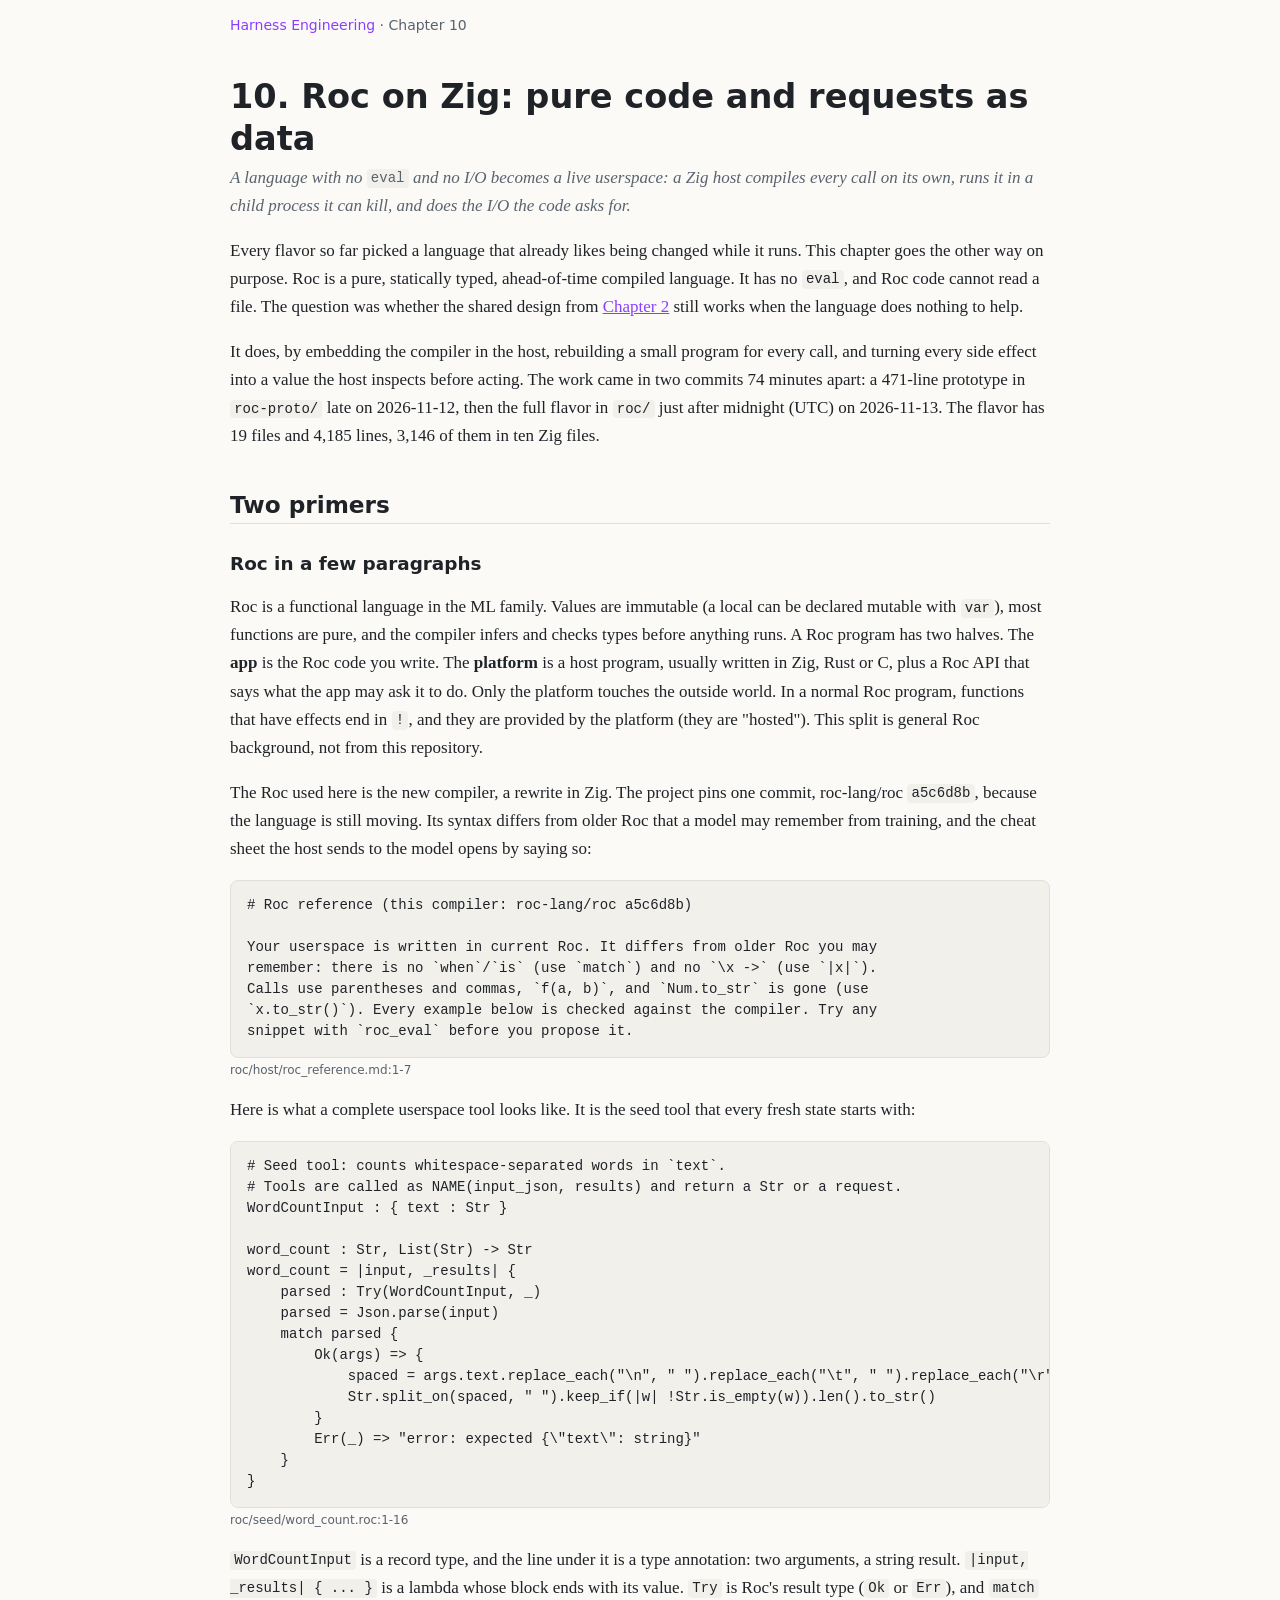
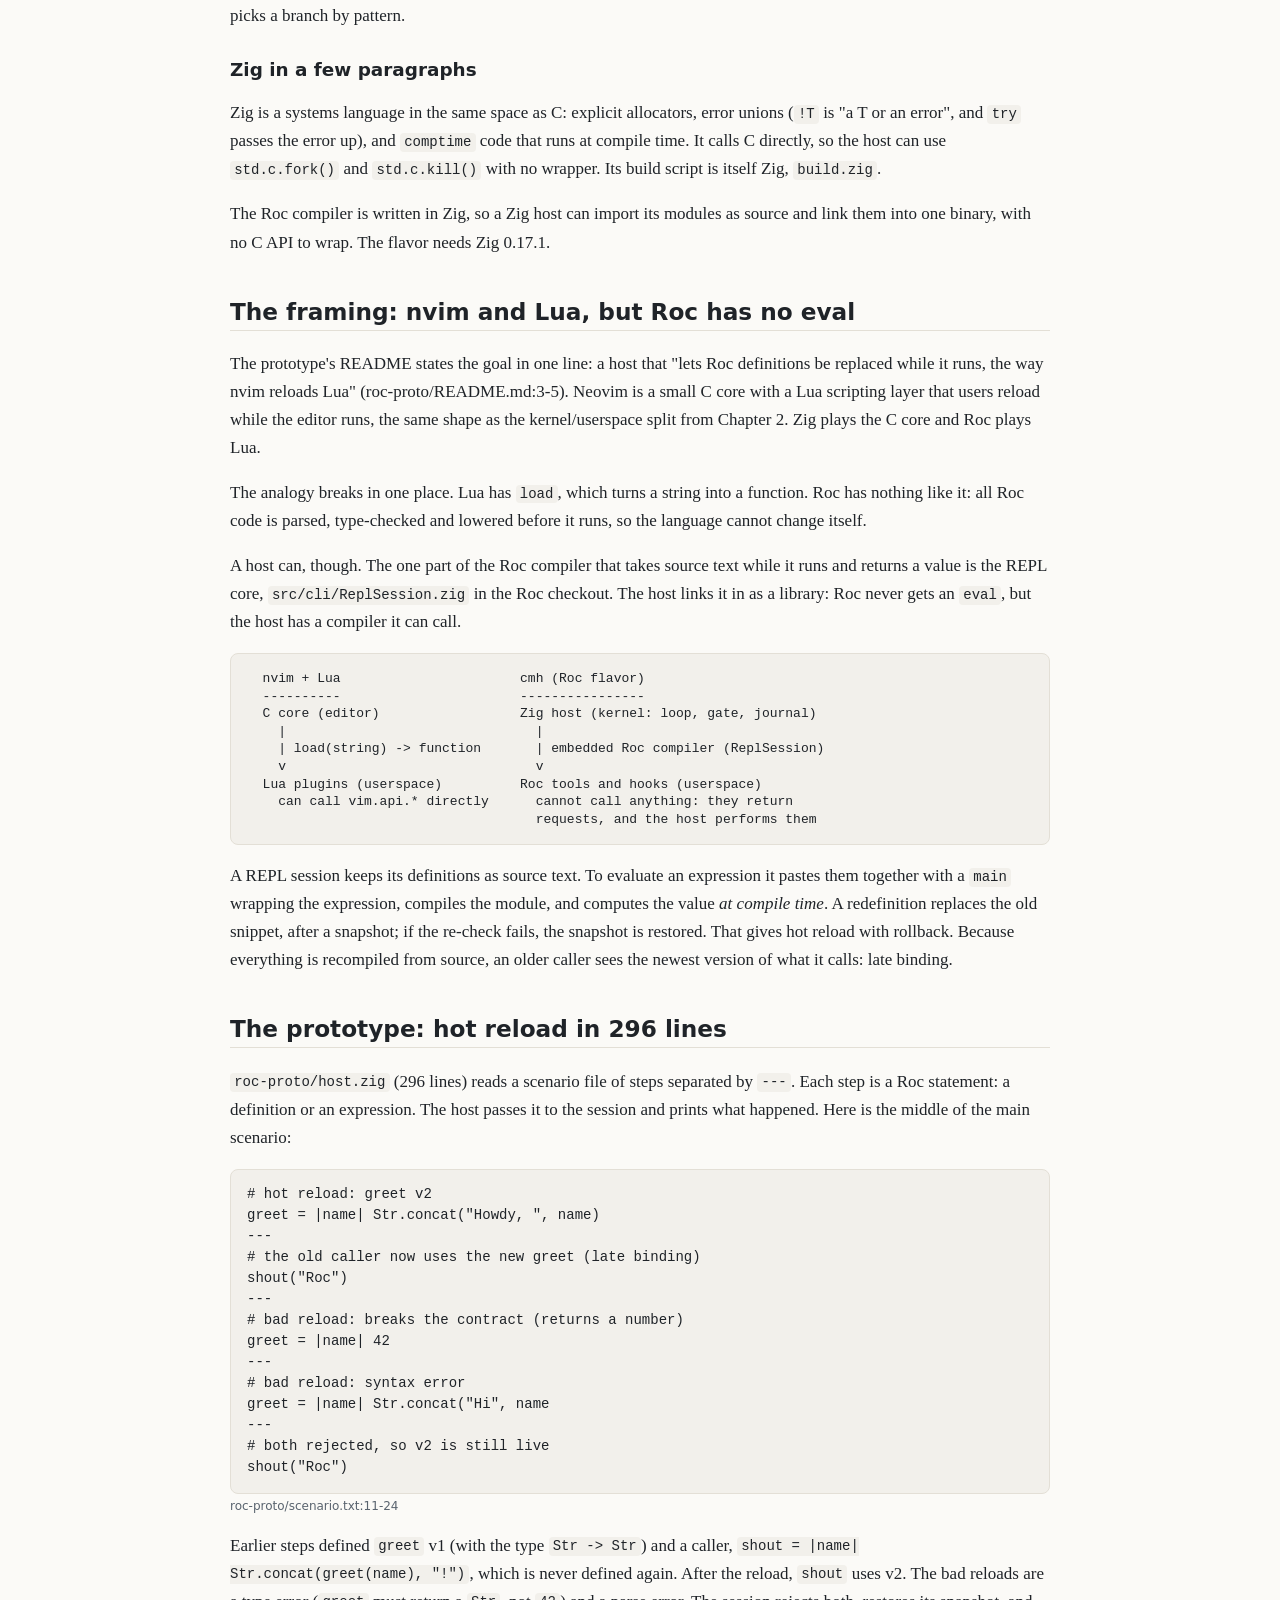
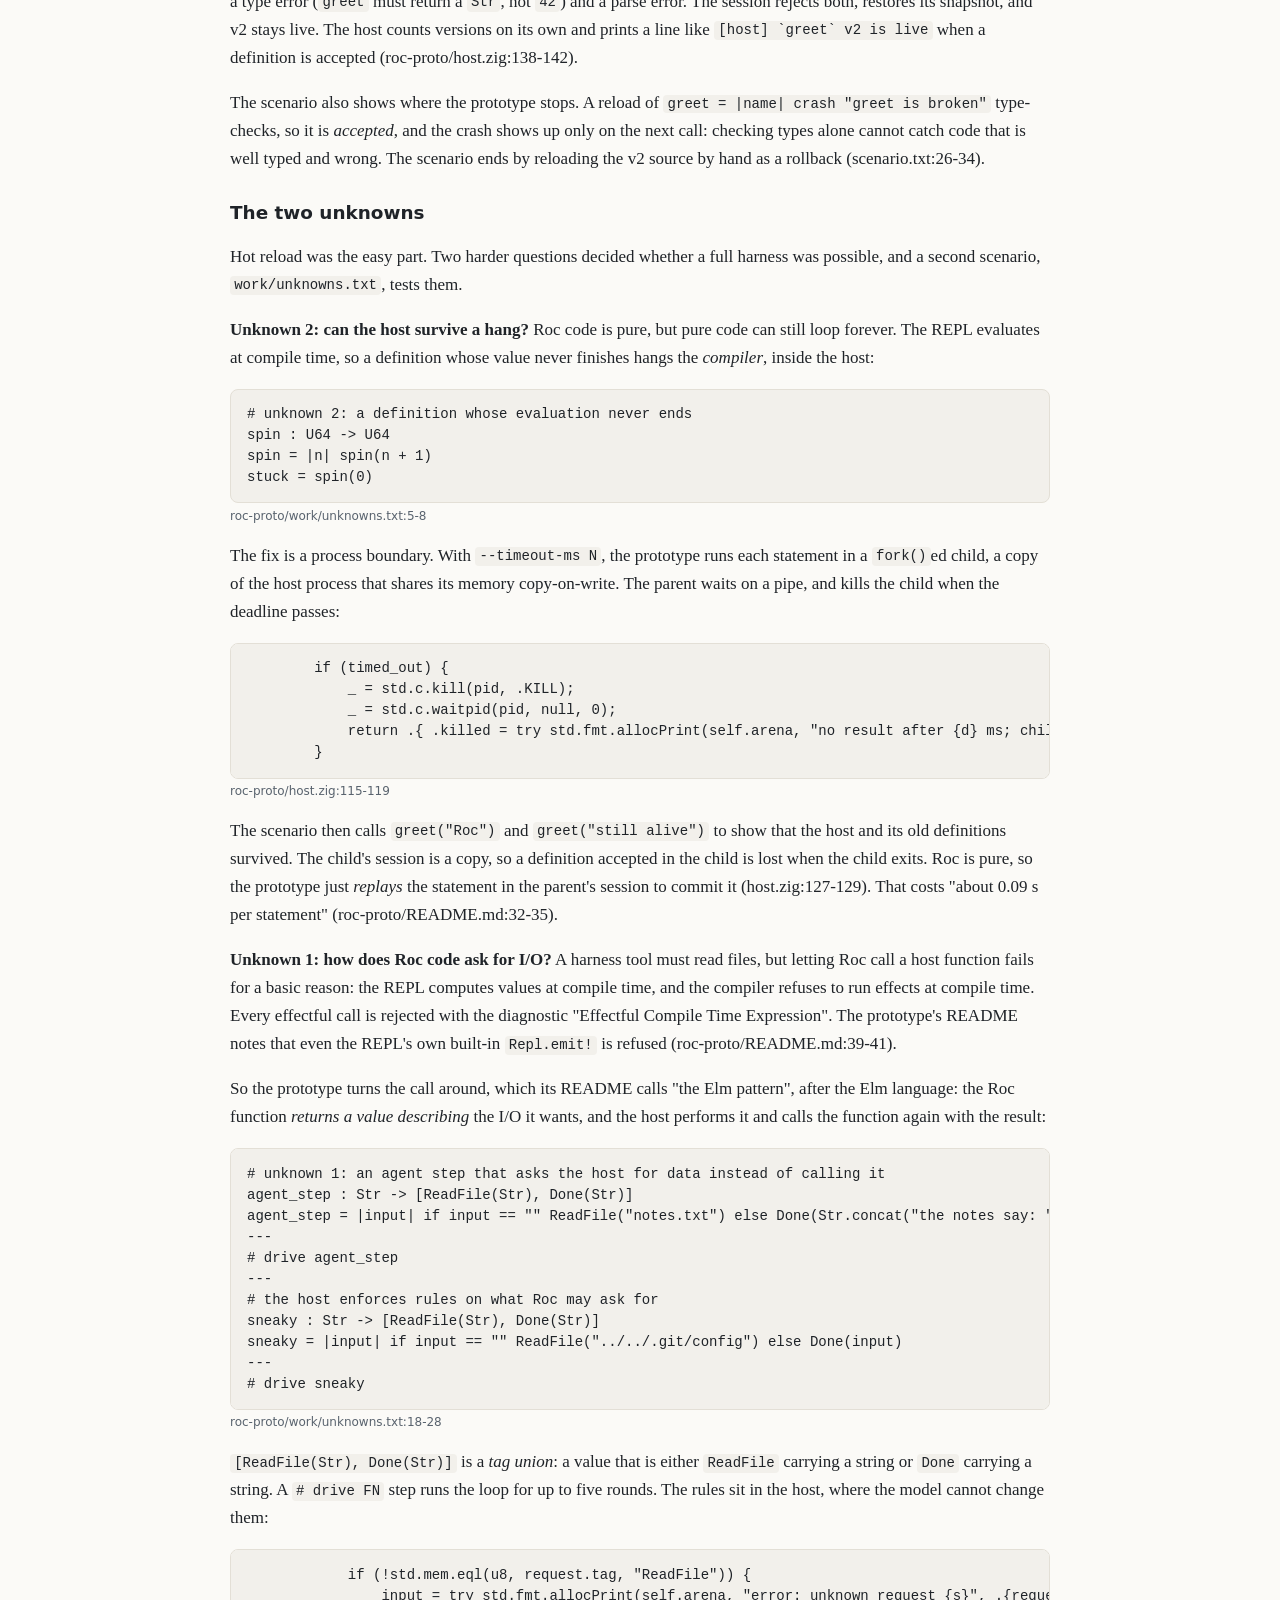
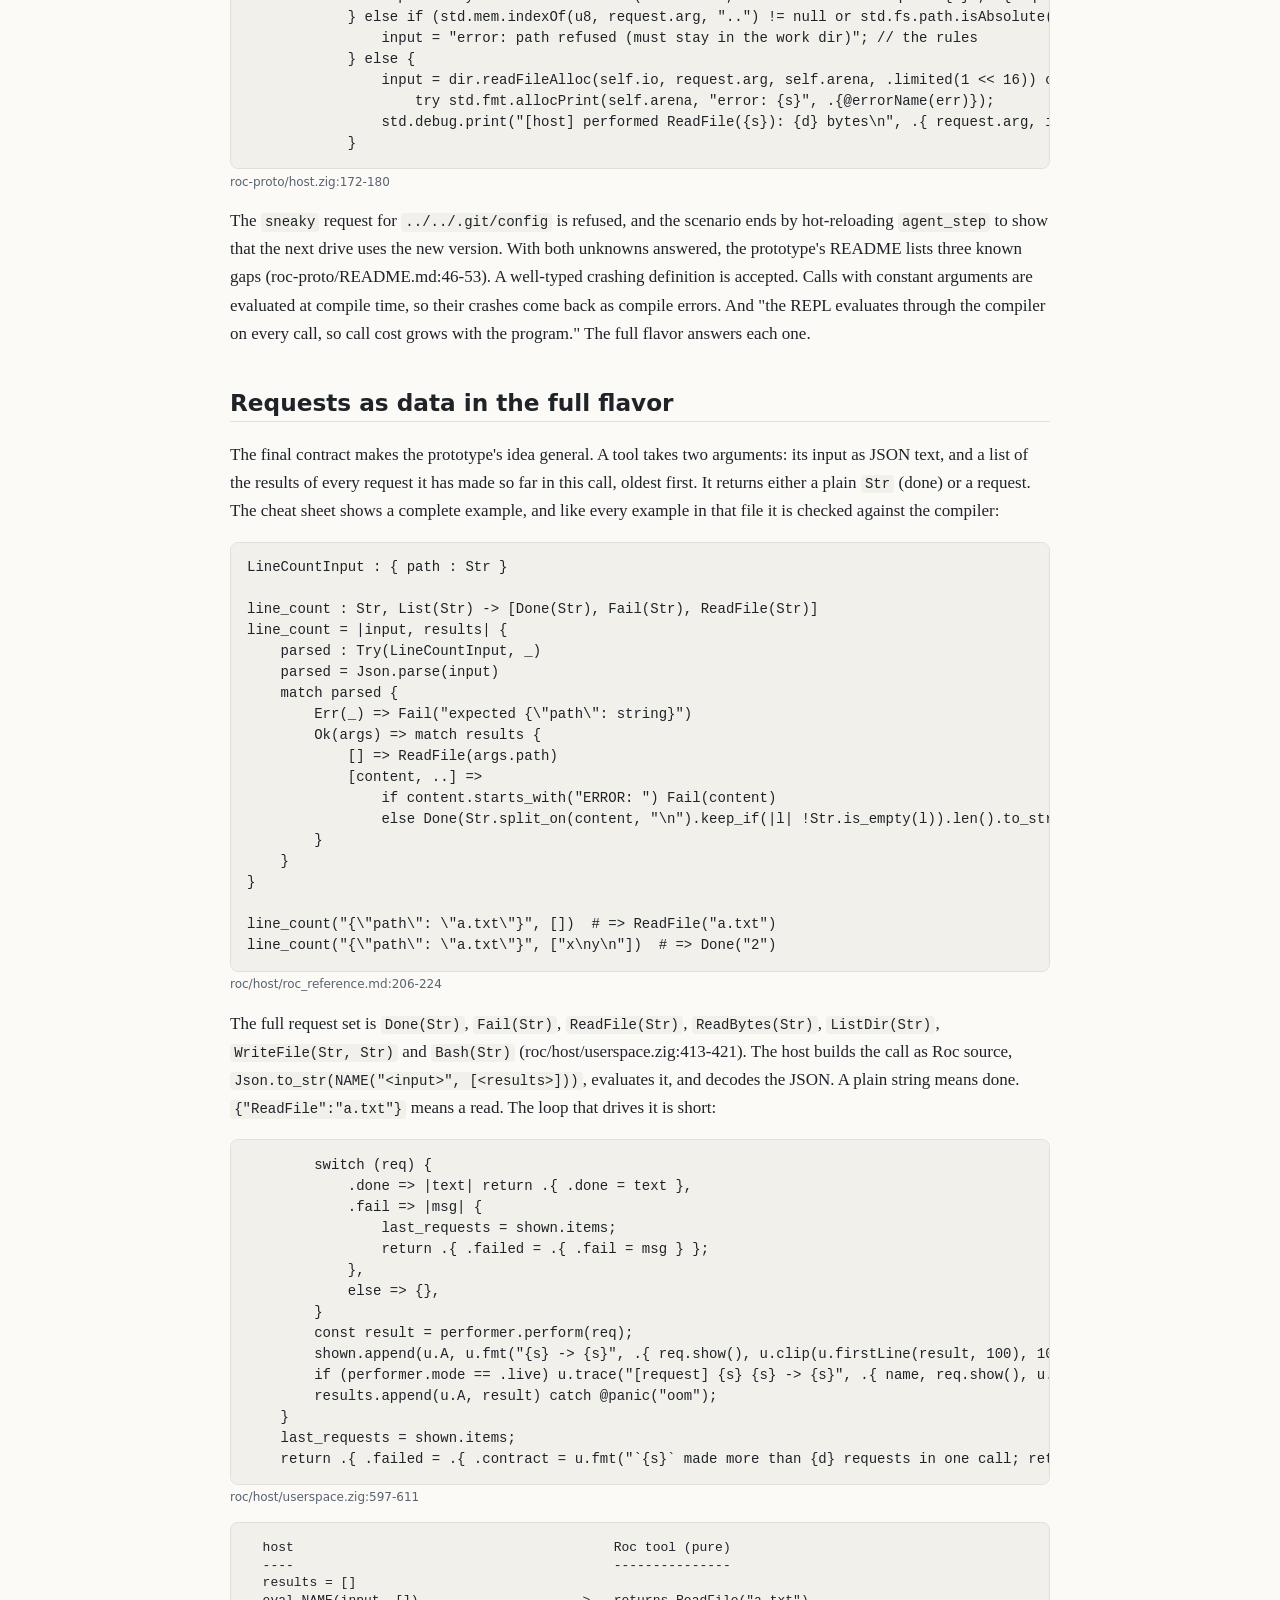
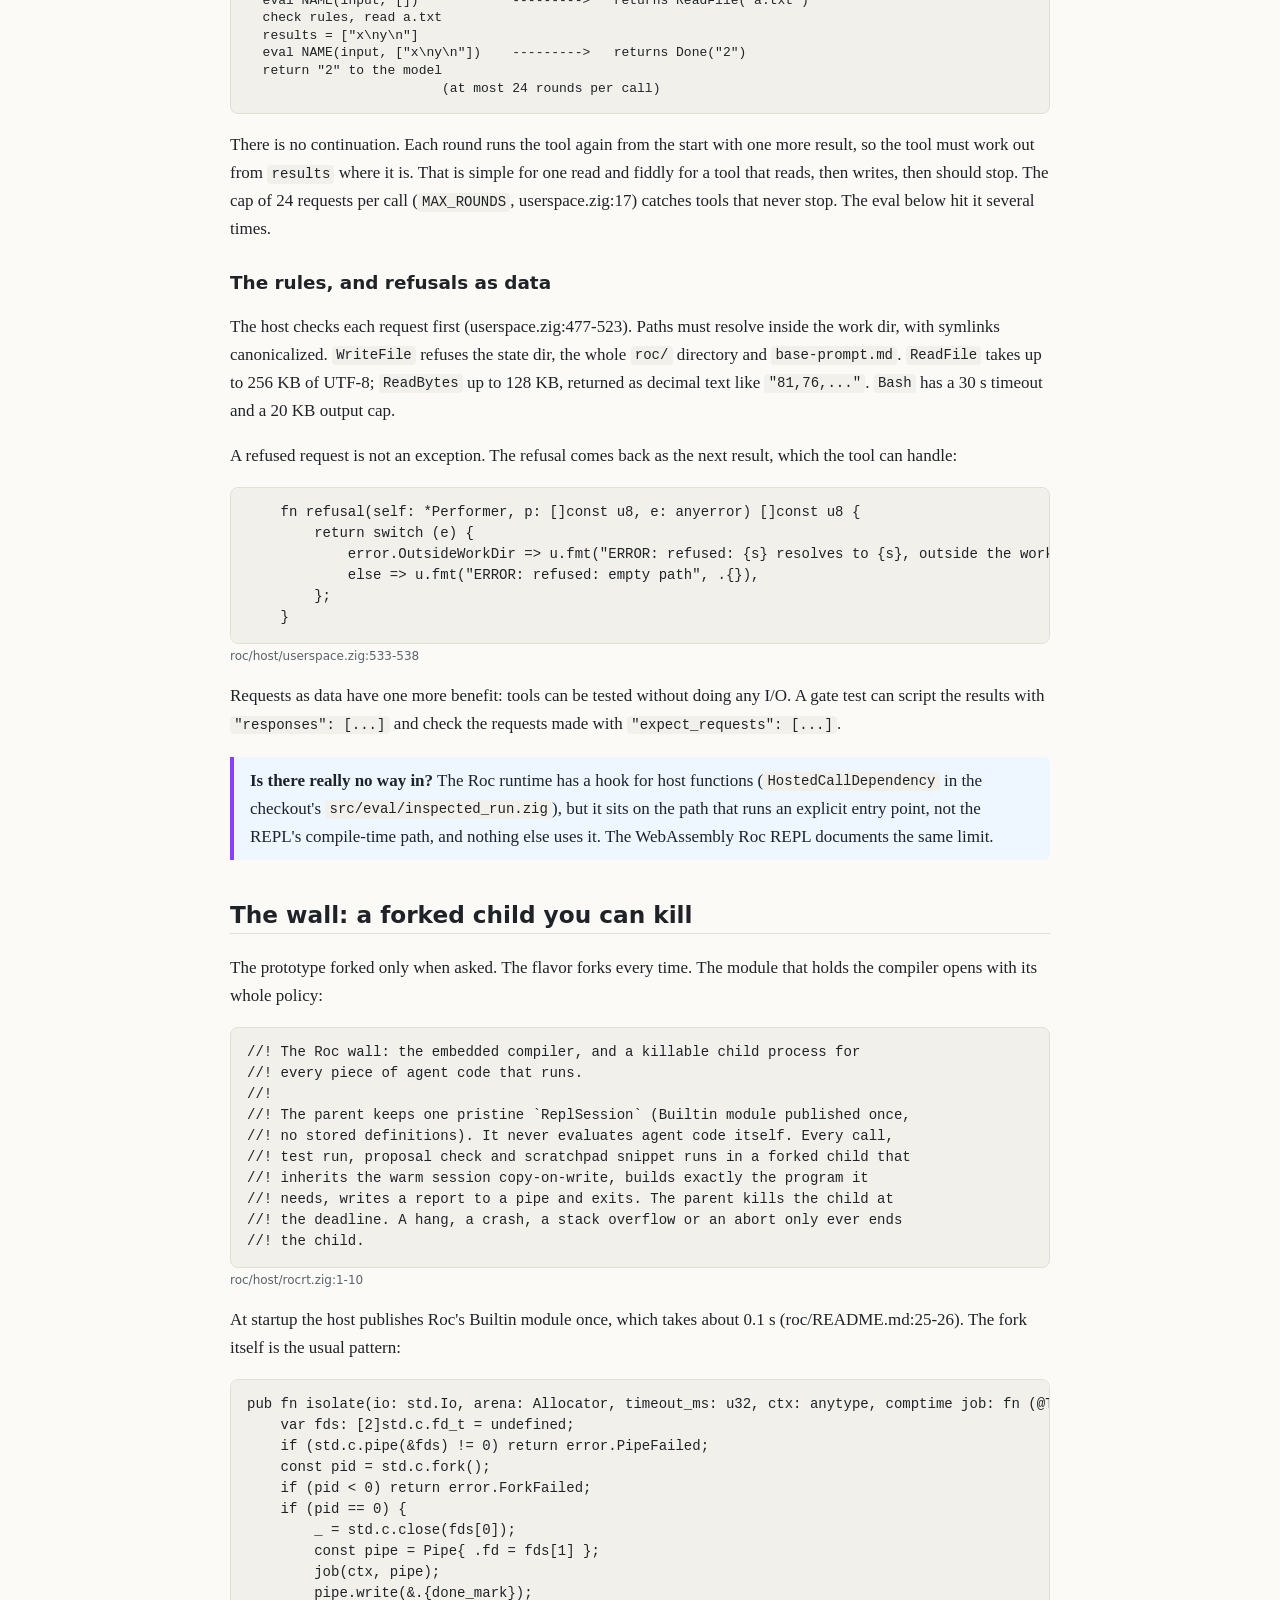
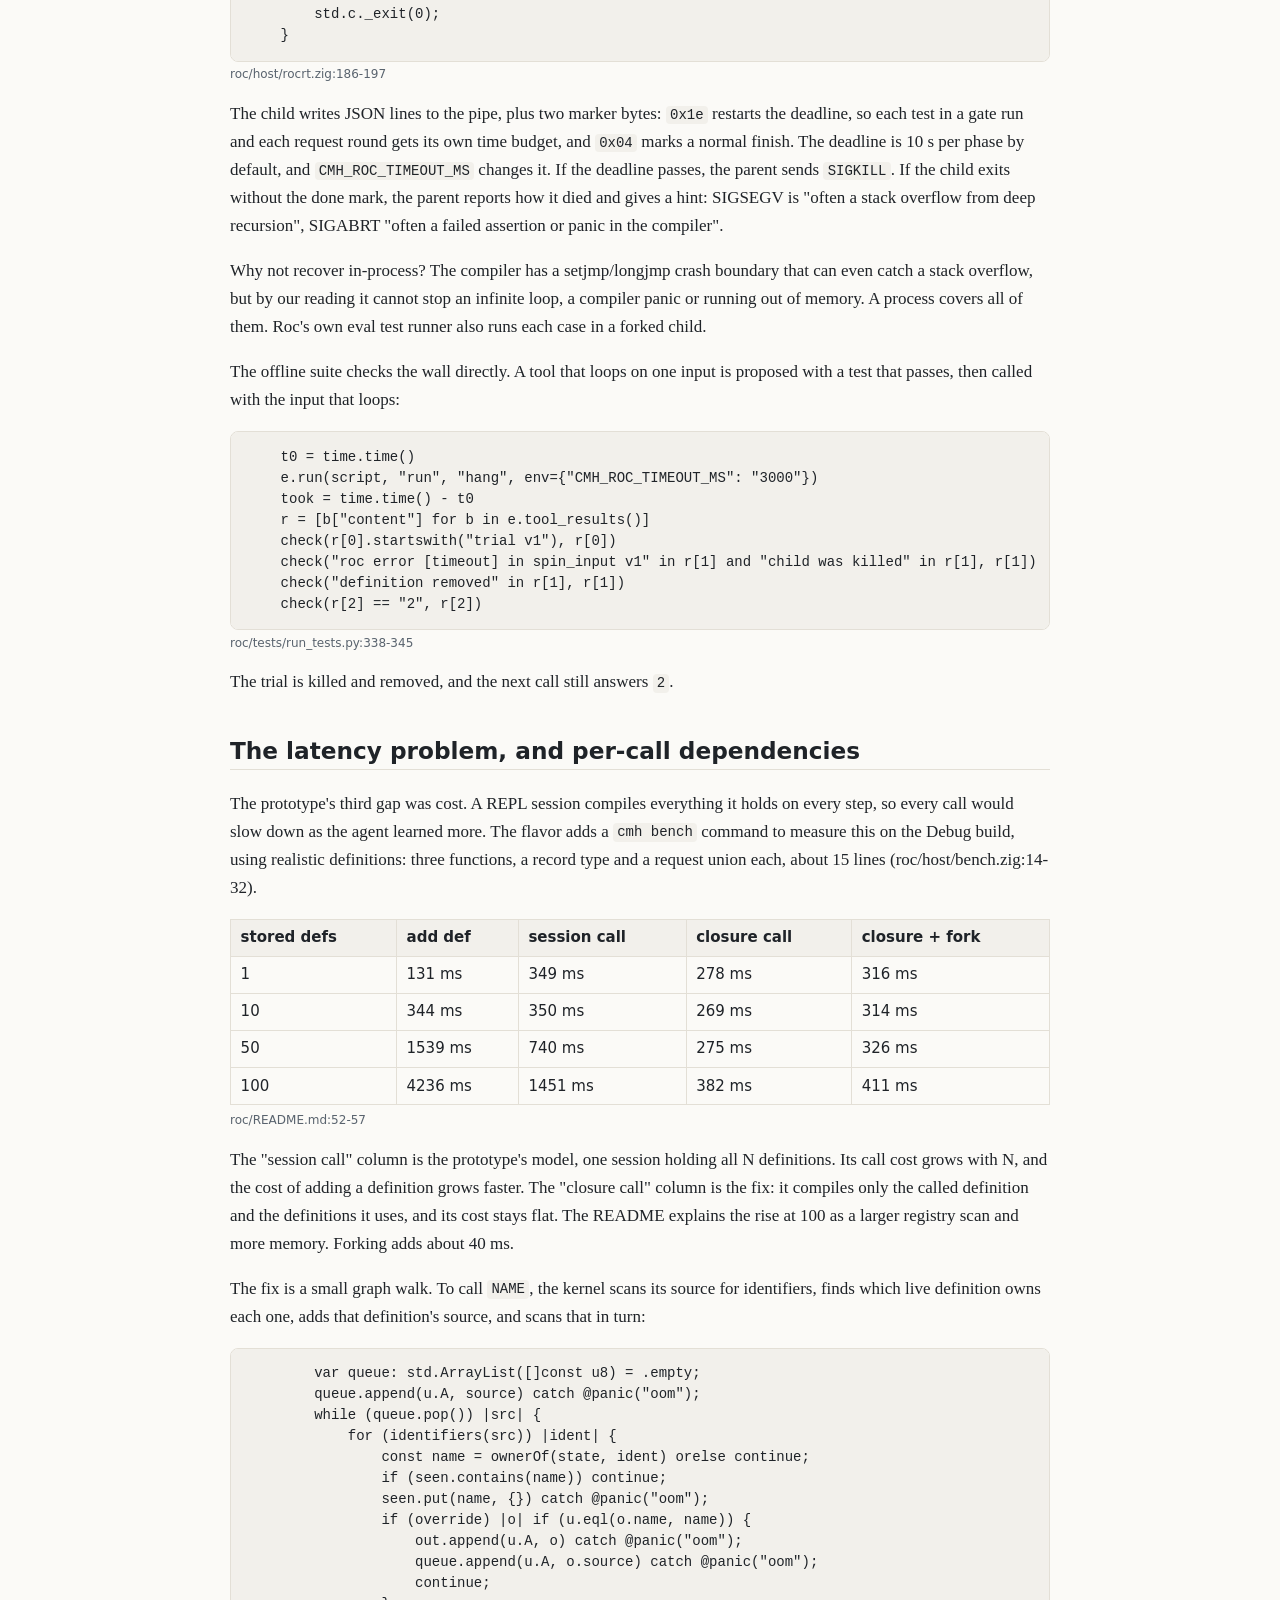
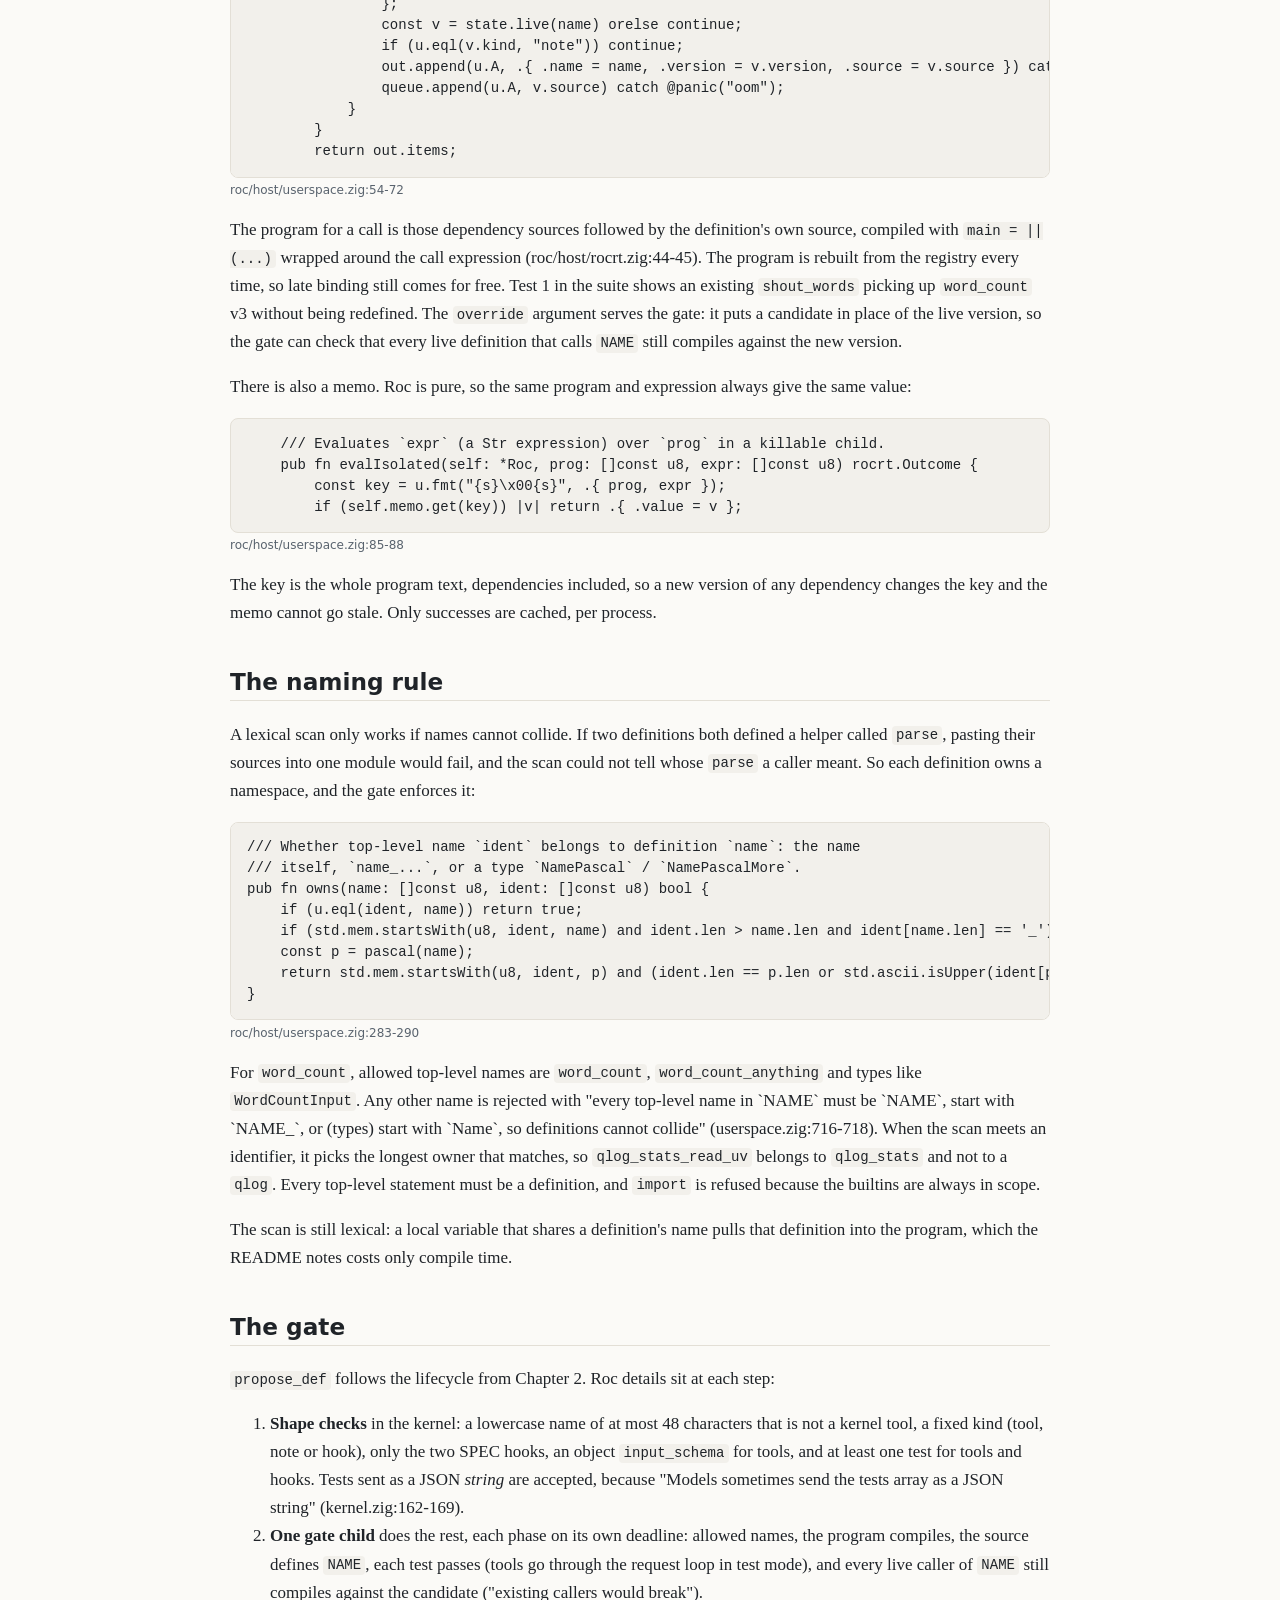
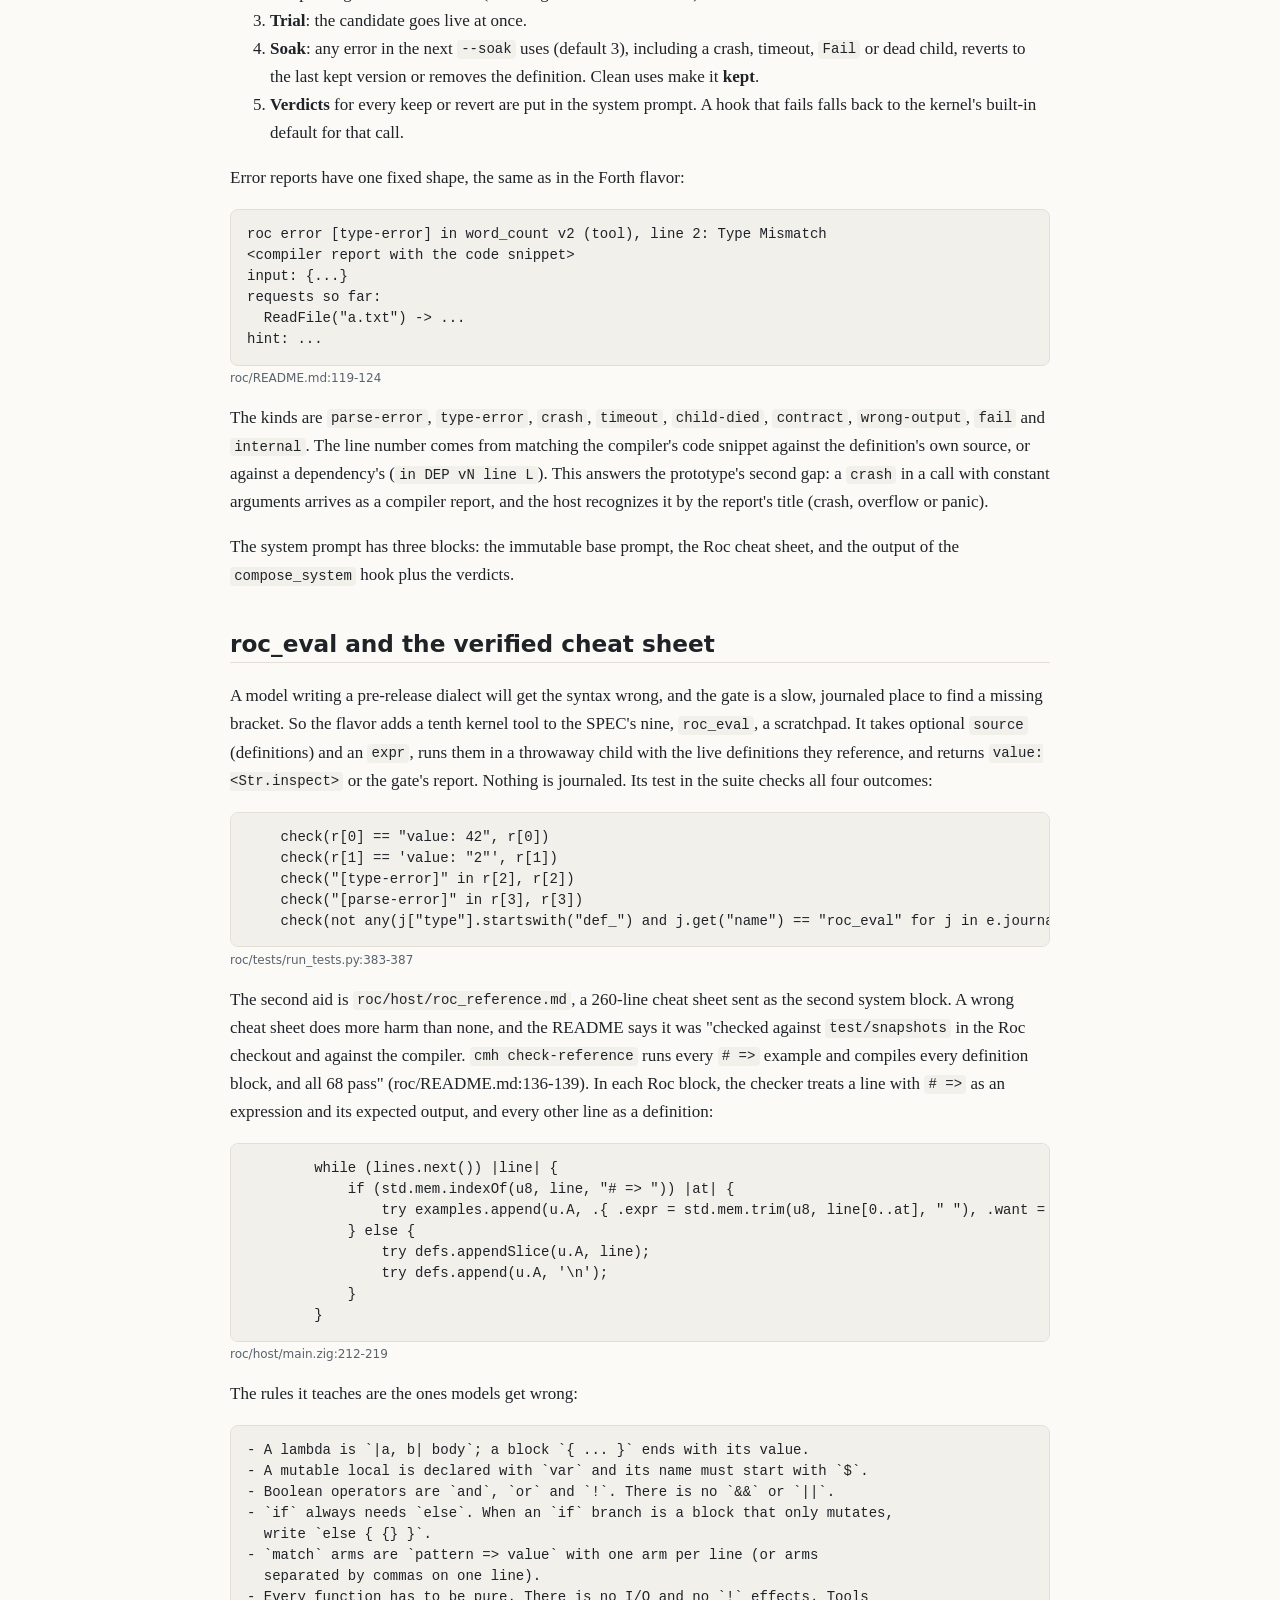
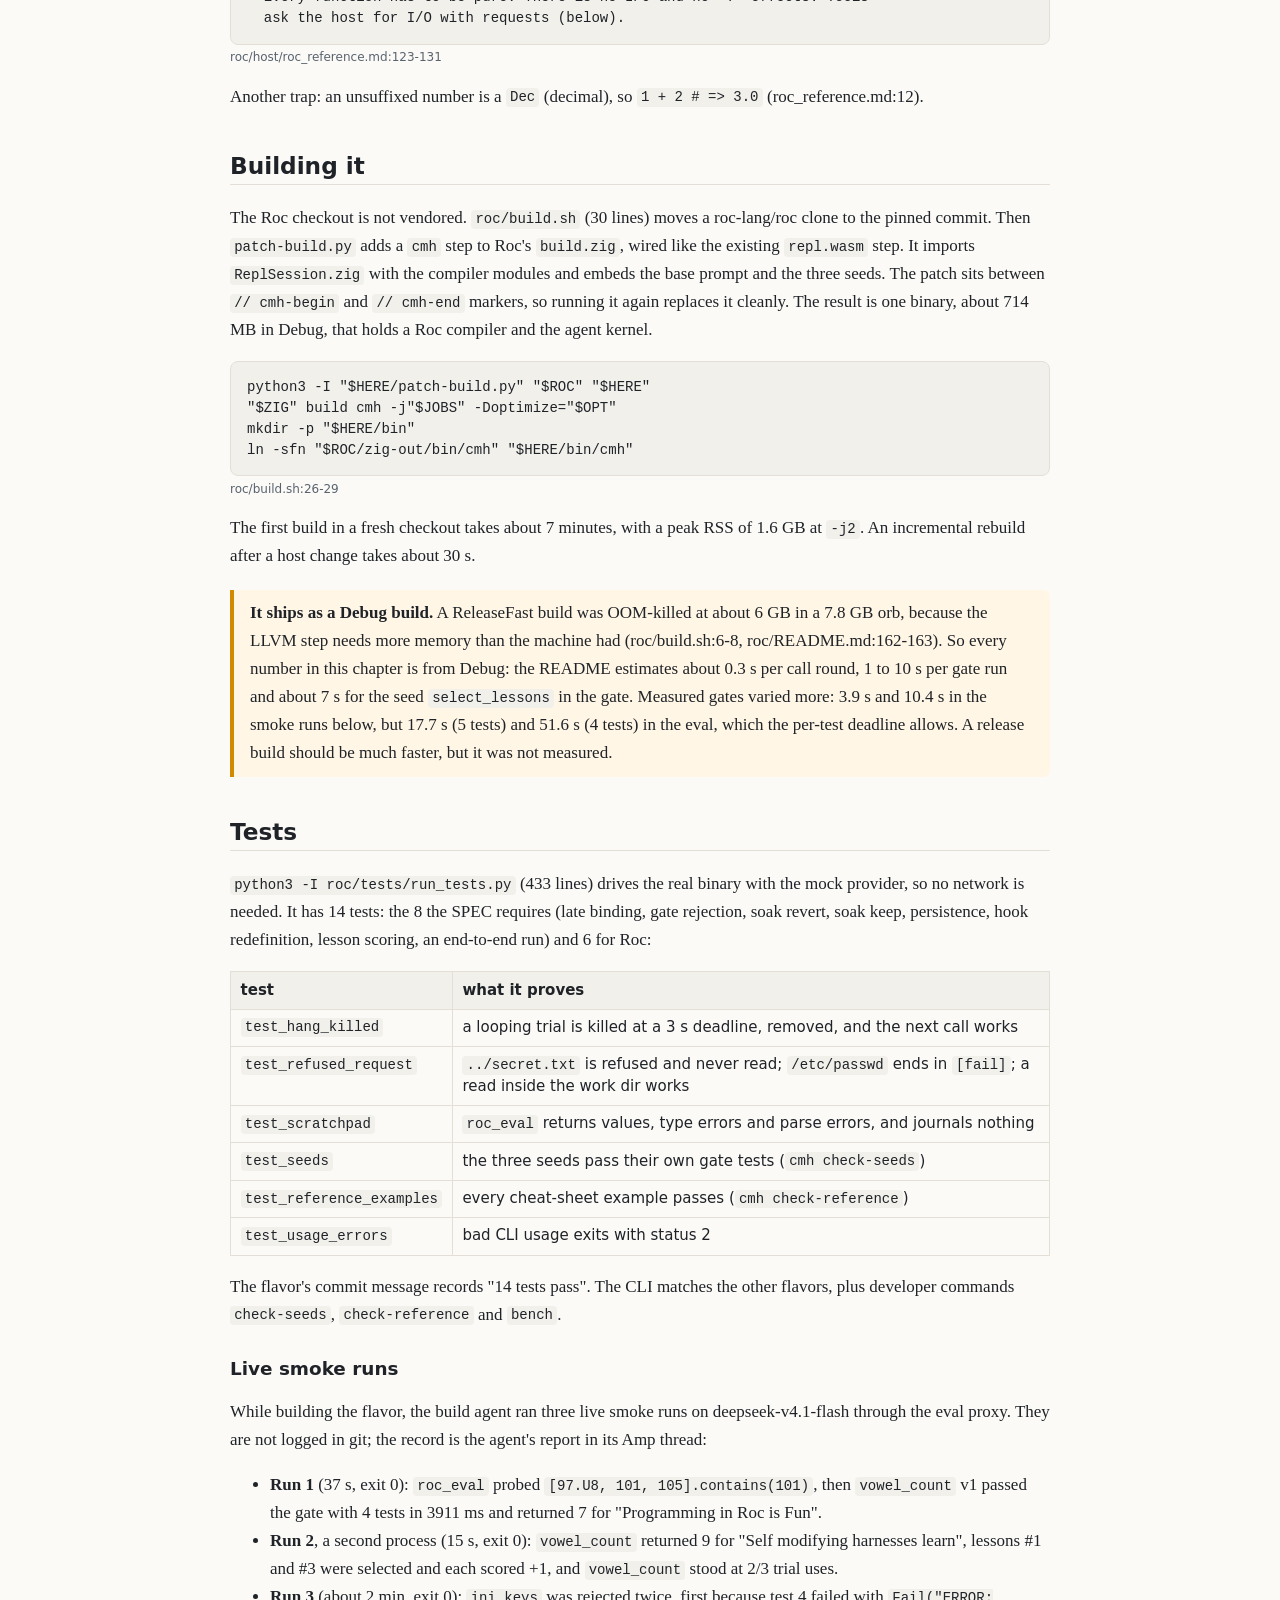
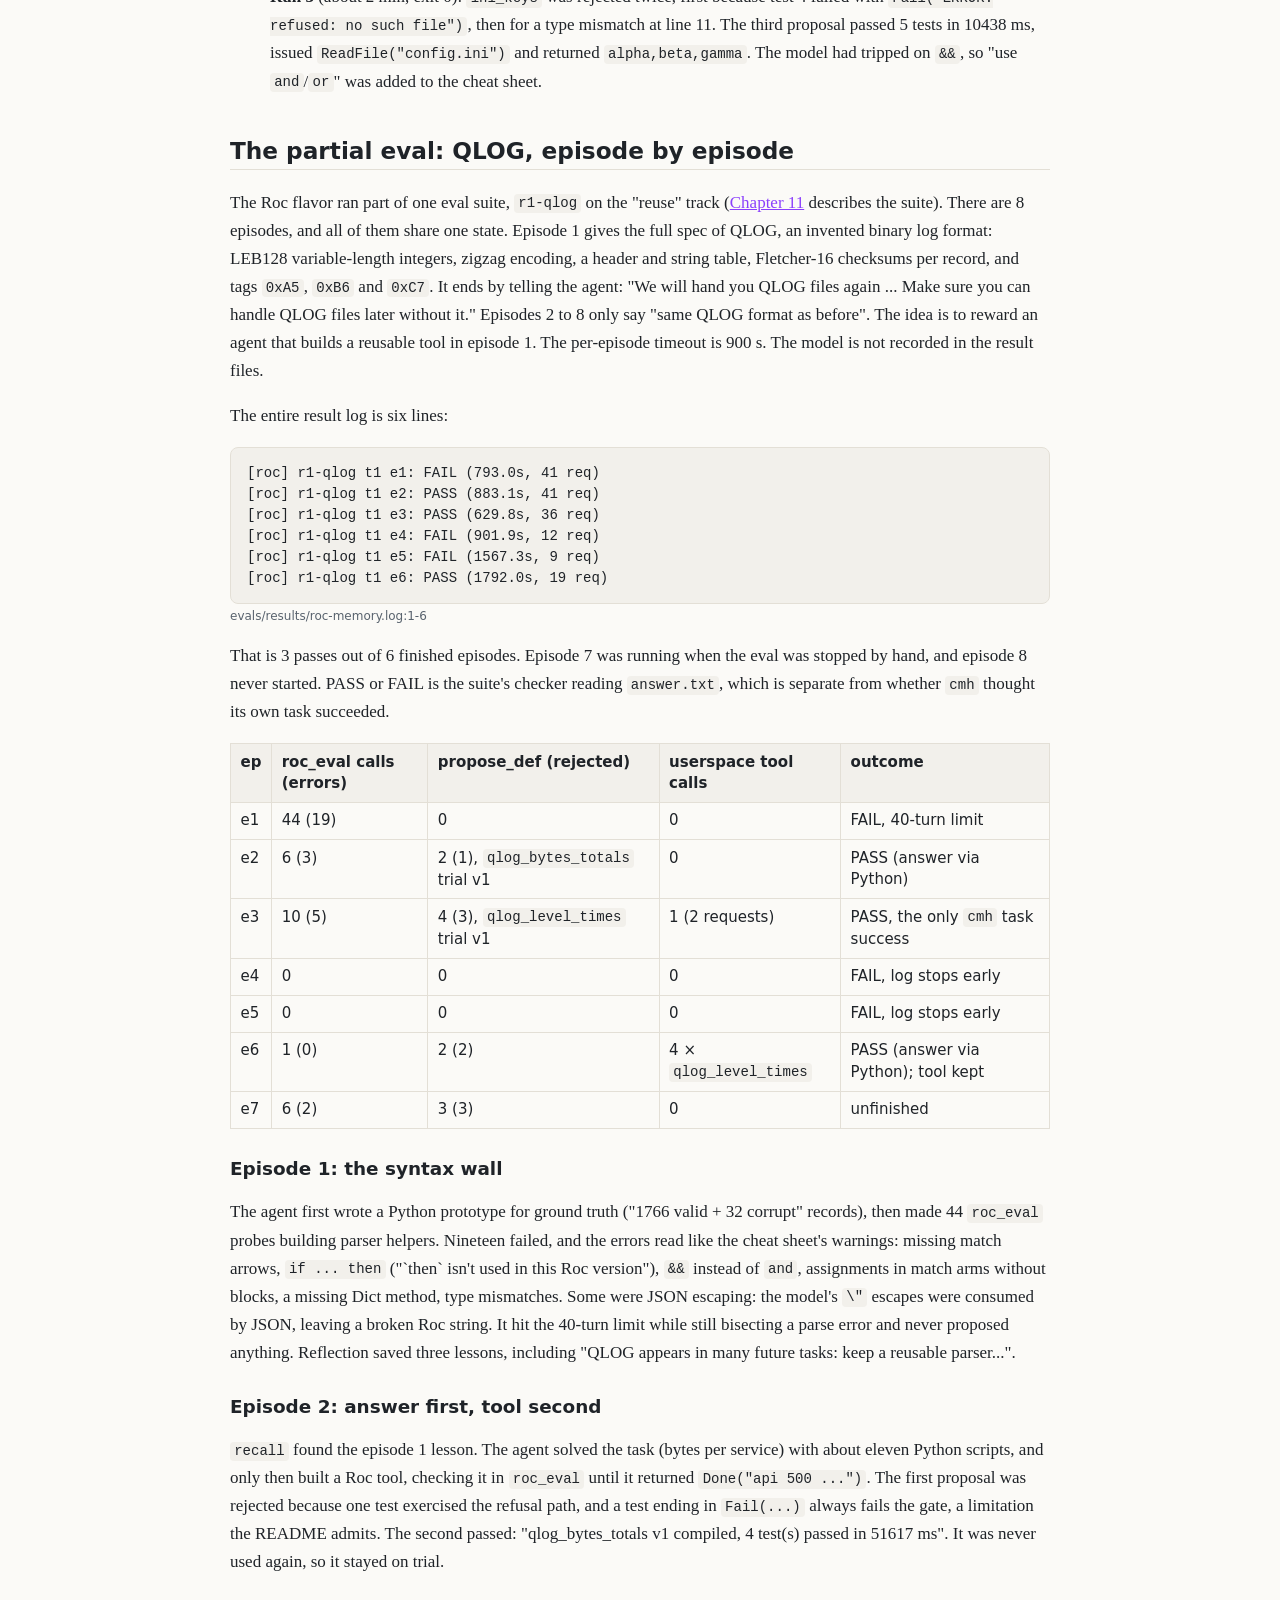
<file: book/10-roc.html>
<!doctype html>
<html lang="en"><head><meta charset="utf-8">
<meta name="viewport" content="width=device-width, initial-scale=1">
<title>10. Roc on Zig: pure code and requests as data · Harness Engineering</title>
<link rel="stylesheet" href="style.css"></head><body>
<header class="book"><a href="index.html">Harness Engineering</a> · Chapter 10</header>
<main>
<h1>10. Roc on Zig: pure code and requests as data</h1>
<p class="subtitle">A language with no <code>eval</code> and no I/O becomes a live userspace: a Zig host compiles every call on its own, runs it in a child process it can kill, and does the I/O the code asks for.</p>

<p>Every flavor so far picked a language that already likes being changed while it runs. This chapter goes the other way on purpose. Roc is a pure, statically typed, ahead-of-time compiled language. It has no <code>eval</code>, and Roc code cannot read a file. The question was whether the shared design from <a href="02-shared-design.html">Chapter 2</a> still works when the language does nothing to help.</p>

<p>It does, by embedding the compiler in the host, rebuilding a small program for every call, and turning every side effect into a value the host inspects before acting. The work came in two commits 74 minutes apart: a 471-line prototype in <code>roc-proto/</code> late on 2026-11-12, then the full flavor in <code>roc/</code> just after midnight (UTC) on 2026-11-13. The flavor has 19 files and 4,185 lines, 3,146 of them in ten Zig files.</p>

<h2>Two primers</h2>

<h3>Roc in a few paragraphs</h3>
<p>Roc is a functional language in the ML family. Values are immutable (a local can be declared mutable with <code>var</code>), most functions are pure, and the compiler infers and checks types before anything runs. A Roc program has two halves. The <strong>app</strong> is the Roc code you write. The <strong>platform</strong> is a host program, usually written in Zig, Rust or C, plus a Roc API that says what the app may ask it to do. Only the platform touches the outside world. In a normal Roc program, functions that have effects end in <code>!</code>, and they are provided by the platform (they are "hosted"). This split is general Roc background, not from this repository.</p>
<p>The Roc used here is the new compiler, a rewrite in Zig. The project pins one commit, roc-lang/roc <code>a5c6d8b</code>, because the language is still moving. Its syntax differs from older Roc that a model may remember from training, and the cheat sheet the host sends to the model opens by saying so:</p>
<pre><code># Roc reference (this compiler: roc-lang/roc a5c6d8b)

Your userspace is written in current Roc. It differs from older Roc you may
remember: there is no `when`/`is` (use `match`) and no `\x -&gt;` (use `|x|`).
Calls use parentheses and commas, `f(a, b)`, and `Num.to_str` is gone (use
`x.to_str()`). Every example below is checked against the compiler. Try any
snippet with `roc_eval` before you propose it.</code></pre>
<span class="src">roc/host/roc_reference.md:1-7</span>
<p>Here is what a complete userspace tool looks like. It is the seed tool that every fresh state starts with:</p>
<pre><code># Seed tool: counts whitespace-separated words in `text`.
# Tools are called as NAME(input_json, results) and return a Str or a request.
WordCountInput : { text : Str }

word_count : Str, List(Str) -&gt; Str
word_count = |input, _results| {
    parsed : Try(WordCountInput, _)
    parsed = Json.parse(input)
    match parsed {
        Ok(args) =&gt; {
            spaced = args.text.replace_each("\n", " ").replace_each("\t", " ").replace_each("\r", " ")
            Str.split_on(spaced, " ").keep_if(|w| !Str.is_empty(w)).len().to_str()
        }
        Err(_) =&gt; "error: expected {\"text\": string}"
    }
}</code></pre>
<span class="src">roc/seed/word_count.roc:1-16</span>
<p><code>WordCountInput</code> is a record type, and the line under it is a type annotation: two arguments, a string result. <code>|input, _results| { ... }</code> is a lambda whose block ends with its value. <code>Try</code> is Roc's result type (<code>Ok</code> or <code>Err</code>), and <code>match</code> picks a branch by pattern.</p>

<h3>Zig in a few paragraphs</h3>
<p>Zig is a systems language in the same space as C: explicit allocators, error unions (<code>!T</code> is "a T or an error", and <code>try</code> passes the error up), and <code>comptime</code> code that runs at compile time. It calls C directly, so the host can use <code>std.c.fork()</code> and <code>std.c.kill()</code> with no wrapper. Its build script is itself Zig, <code>build.zig</code>.</p>
<p>The Roc compiler is written in Zig, so a Zig host can import its modules as source and link them into one binary, with no C API to wrap. The flavor needs Zig 0.17.1.</p>

<h2>The framing: nvim and Lua, but Roc has no eval</h2>
<p>The prototype's README states the goal in one line: a host that "lets Roc definitions be replaced while it runs, the way nvim reloads Lua" (roc-proto/README.md:3-5). Neovim is a small C core with a Lua scripting layer that users reload while the editor runs, the same shape as the kernel/userspace split from Chapter 2. Zig plays the C core and Roc plays Lua.</p>
<p>The analogy breaks in one place. Lua has <code>load</code>, which turns a string into a function. Roc has nothing like it: all Roc code is parsed, type-checked and lowered before it runs, so the language cannot change itself.</p>
<p>A host can, though. The one part of the Roc compiler that takes source text while it runs and returns a value is the REPL core, <code>src/cli/ReplSession.zig</code> in the Roc checkout. The host links it in as a library: Roc never gets an <code>eval</code>, but the host has a compiler it can call.</p>
<div class="diagram">  nvim + Lua                       cmh (Roc flavor)
  ----------                       ----------------
  C core (editor)                  Zig host (kernel: loop, gate, journal)
    |                                |
    | load(string) -&gt; function       | embedded Roc compiler (ReplSession)
    v                                v
  Lua plugins (userspace)          Roc tools and hooks (userspace)
    can call vim.api.* directly      cannot call anything: they return
                                     requests, and the host performs them</div>
<p>A REPL session keeps its definitions as source text. To evaluate an expression it pastes them together with a <code>main</code> wrapping the expression, compiles the module, and computes the value <em>at compile time</em>. A redefinition replaces the old snippet, after a snapshot; if the re-check fails, the snapshot is restored. That gives hot reload with rollback. Because everything is recompiled from source, an older caller sees the newest version of what it calls: late binding.</p>

<h2>The prototype: hot reload in 296 lines</h2>
<p><code>roc-proto/host.zig</code> (296 lines) reads a scenario file of steps separated by <code>---</code>. Each step is a Roc statement: a definition or an expression. The host passes it to the session and prints what happened. Here is the middle of the main scenario:</p>
<pre><code># hot reload: greet v2
greet = |name| Str.concat("Howdy, ", name)
---
# the old caller now uses the new greet (late binding)
shout("Roc")
---
# bad reload: breaks the contract (returns a number)
greet = |name| 42
---
# bad reload: syntax error
greet = |name| Str.concat("Hi", name
---
# both rejected, so v2 is still live
shout("Roc")</code></pre>
<span class="src">roc-proto/scenario.txt:11-24</span>
<p>Earlier steps defined <code>greet</code> v1 (with the type <code>Str -&gt; Str</code>) and a caller, <code>shout = |name| Str.concat(greet(name), "!")</code>, which is never defined again. After the reload, <code>shout</code> uses v2. The bad reloads are a type error (<code>greet</code> must return a <code>Str</code>, not <code>42</code>) and a parse error. The session rejects both, restores its snapshot, and v2 stays live. The host counts versions on its own and prints a line like <code>[host] `greet` v2 is live</code> when a definition is accepted (roc-proto/host.zig:138-142).</p>
<p>The scenario also shows where the prototype stops. A reload of <code>greet = |name| crash "greet is broken"</code> type-checks, so it is <em>accepted</em>, and the crash shows up only on the next call: checking types alone cannot catch code that is well typed and wrong. The scenario ends by reloading the v2 source by hand as a rollback (scenario.txt:26-34).</p>

<h3>The two unknowns</h3>
<p>Hot reload was the easy part. Two harder questions decided whether a full harness was possible, and a second scenario, <code>work/unknowns.txt</code>, tests them.</p>
<p><strong>Unknown 2: can the host survive a hang?</strong> Roc code is pure, but pure code can still loop forever. The REPL evaluates at compile time, so a definition whose value never finishes hangs the <em>compiler</em>, inside the host:</p>
<pre><code># unknown 2: a definition whose evaluation never ends
spin : U64 -&gt; U64
spin = |n| spin(n + 1)
stuck = spin(0)</code></pre>
<span class="src">roc-proto/work/unknowns.txt:5-8</span>
<p>The fix is a process boundary. With <code>--timeout-ms N</code>, the prototype runs each statement in a <code>fork()</code>ed child, a copy of the host process that shares its memory copy-on-write. The parent waits on a pipe, and kills the child when the deadline passes:</p>
<pre><code>        if (timed_out) {
            _ = std.c.kill(pid, .KILL);
            _ = std.c.waitpid(pid, null, 0);
            return .{ .killed = try std.fmt.allocPrint(self.arena, "no result after {d} ms; child killed", .{limit}) };
        }</code></pre>
<span class="src">roc-proto/host.zig:115-119</span>
<p>The scenario then calls <code>greet("Roc")</code> and <code>greet("still alive")</code> to show that the host and its old definitions survived. The child's session is a copy, so a definition accepted in the child is lost when the child exits. Roc is pure, so the prototype just <em>replays</em> the statement in the parent's session to commit it (host.zig:127-129). That costs "about 0.09 s per statement" (roc-proto/README.md:32-35).</p>
<p><strong>Unknown 1: how does Roc code ask for I/O?</strong> A harness tool must read files, but letting Roc call a host function fails for a basic reason: the REPL computes values at compile time, and the compiler refuses to run effects at compile time. Every effectful call is rejected with the diagnostic "Effectful Compile Time Expression". The prototype's README notes that even the REPL's own built-in <code>Repl.emit!</code> is refused (roc-proto/README.md:39-41).</p>
<p>So the prototype turns the call around, which its README calls "the Elm pattern", after the Elm language: the Roc function <em>returns a value describing</em> the I/O it wants, and the host performs it and calls the function again with the result:</p>
<pre><code># unknown 1: an agent step that asks the host for data instead of calling it
agent_step : Str -&gt; [ReadFile(Str), Done(Str)]
agent_step = |input| if input == "" ReadFile("notes.txt") else Done(Str.concat("the notes say: ", input))
---
# drive agent_step
---
# the host enforces rules on what Roc may ask for
sneaky : Str -&gt; [ReadFile(Str), Done(Str)]
sneaky = |input| if input == "" ReadFile("../../.git/config") else Done(input)
---
# drive sneaky</code></pre>
<span class="src">roc-proto/work/unknowns.txt:18-28</span>
<p><code>[ReadFile(Str), Done(Str)]</code> is a <em>tag union</em>: a value that is either <code>ReadFile</code> carrying a string or <code>Done</code> carrying a string. A <code># drive FN</code> step runs the loop for up to five rounds. The rules sit in the host, where the model cannot change them:</p>
<pre><code>            if (!std.mem.eql(u8, request.tag, "ReadFile")) {
                input = try std.fmt.allocPrint(self.arena, "error: unknown request {s}", .{request.tag});
            } else if (std.mem.indexOf(u8, request.arg, "..") != null or std.fs.path.isAbsolute(request.arg)) {
                input = "error: path refused (must stay in the work dir)"; // the rules
            } else {
                input = dir.readFileAlloc(self.io, request.arg, self.arena, .limited(1 &lt;&lt; 16)) catch |err|
                    try std.fmt.allocPrint(self.arena, "error: {s}", .{@errorName(err)});
                std.debug.print("[host] performed ReadFile({s}): {d} bytes\n", .{ request.arg, input.len });
            }</code></pre>
<span class="src">roc-proto/host.zig:172-180</span>
<p>The <code>sneaky</code> request for <code>../../.git/config</code> is refused, and the scenario ends by hot-reloading <code>agent_step</code> to show that the next drive uses the new version. With both unknowns answered, the prototype's README lists three known gaps (roc-proto/README.md:46-53). A well-typed crashing definition is accepted. Calls with constant arguments are evaluated at compile time, so their crashes come back as compile errors. And "the REPL evaluates through the compiler on every call, so call cost grows with the program." The full flavor answers each one.</p>

<h2>Requests as data in the full flavor</h2>
<p>The final contract makes the prototype's idea general. A tool takes two arguments: its input as JSON text, and a list of the results of every request it has made so far in this call, oldest first. It returns either a plain <code>Str</code> (done) or a request. The cheat sheet shows a complete example, and like every example in that file it is checked against the compiler:</p>
<pre><code>LineCountInput : { path : Str }

line_count : Str, List(Str) -&gt; [Done(Str), Fail(Str), ReadFile(Str)]
line_count = |input, results| {
    parsed : Try(LineCountInput, _)
    parsed = Json.parse(input)
    match parsed {
        Err(_) =&gt; Fail("expected {\"path\": string}")
        Ok(args) =&gt; match results {
            [] =&gt; ReadFile(args.path)
            [content, ..] =&gt;
                if content.starts_with("ERROR: ") Fail(content)
                else Done(Str.split_on(content, "\n").keep_if(|l| !Str.is_empty(l)).len().to_str())
        }
    }
}

line_count("{\"path\": \"a.txt\"}", [])  # =&gt; ReadFile("a.txt")
line_count("{\"path\": \"a.txt\"}", ["x\ny\n"])  # =&gt; Done("2")</code></pre>
<span class="src">roc/host/roc_reference.md:206-224</span>
<p>The full request set is <code>Done(Str)</code>, <code>Fail(Str)</code>, <code>ReadFile(Str)</code>, <code>ReadBytes(Str)</code>, <code>ListDir(Str)</code>, <code>WriteFile(Str, Str)</code> and <code>Bash(Str)</code> (roc/host/userspace.zig:413-421). The host builds the call as Roc source, <code>Json.to_str(NAME("&lt;input&gt;", [&lt;results&gt;]))</code>, evaluates it, and decodes the JSON. A plain string means done. <code>{"ReadFile":"a.txt"}</code> means a read. The loop that drives it is short:</p>
<pre><code>        switch (req) {
            .done =&gt; |text| return .{ .done = text },
            .fail =&gt; |msg| {
                last_requests = shown.items;
                return .{ .failed = .{ .fail = msg } };
            },
            else =&gt; {},
        }
        const result = performer.perform(req);
        shown.append(u.A, u.fmt("{s} -&gt; {s}", .{ req.show(), u.clip(u.firstLine(result, 100), 100) })) catch @panic("oom");
        if (performer.mode == .live) u.trace("[request] {s} {s} -&gt; {s}", .{ name, req.show(), u.firstLine(result, 80) });
        results.append(u.A, result) catch @panic("oom");
    }
    last_requests = shown.items;
    return .{ .failed = .{ .contract = u.fmt("`{s}` made more than {d} requests in one call; return Done(...) sooner", .{ name, MAX_ROUNDS }) } };</code></pre>
<span class="src">roc/host/userspace.zig:597-611</span>
<div class="diagram">  host                                         Roc tool (pure)
  ----                                         ---------------
  results = []
  eval NAME(input, [])            ---------&gt;   returns ReadFile("a.txt")
  check rules, read a.txt
  results = ["x\ny\n"]
  eval NAME(input, ["x\ny\n"])    ---------&gt;   returns Done("2")
  return "2" to the model
                         (at most 24 rounds per call)</div>
<p>There is no continuation. Each round runs the tool again from the start with one more result, so the tool must work out from <code>results</code> where it is. That is simple for one read and fiddly for a tool that reads, then writes, then should stop. The cap of 24 requests per call (<code>MAX_ROUNDS</code>, userspace.zig:17) catches tools that never stop. The eval below hit it several times.</p>

<h3>The rules, and refusals as data</h3>
<p>The host checks each request first (userspace.zig:477-523). Paths must resolve inside the work dir, with symlinks canonicalized. <code>WriteFile</code> refuses the state dir, the whole <code>roc/</code> directory and <code>base-prompt.md</code>. <code>ReadFile</code> takes up to 256 KB of UTF-8; <code>ReadBytes</code> up to 128 KB, returned as decimal text like <code>"81,76,..."</code>. <code>Bash</code> has a 30 s timeout and a 20 KB output cap.</p>
<p>A refused request is not an exception. The refusal comes back as the next result, which the tool can handle:</p>
<pre><code>    fn refusal(self: *Performer, p: []const u8, e: anyerror) []const u8 {
        return switch (e) {
            error.OutsideWorkDir =&gt; u.fmt("ERROR: refused: {s} resolves to {s}, outside the work dir {s}; use a path relative to the work dir", .{ p, tools.resolve(self.work_dir, p), self.work_dir }),
            else =&gt; u.fmt("ERROR: refused: empty path", .{}),
        };
    }</code></pre>
<span class="src">roc/host/userspace.zig:533-538</span>
<p>Requests as data have one more benefit: tools can be tested without doing any I/O. A gate test can script the results with <code>"responses": [...]</code> and check the requests made with <code>"expect_requests": [...]</code>.</p>

<div class="note"><strong>Is there really no way in?</strong> The Roc runtime has a hook for host functions (<code>HostedCallDependency</code> in the checkout's <code>src/eval/inspected_run.zig</code>), but it sits on the path that runs an explicit entry point, not the REPL's compile-time path, and nothing else uses it. The WebAssembly Roc REPL documents the same limit.</div>

<h2>The wall: a forked child you can kill</h2>
<p>The prototype forked only when asked. The flavor forks every time. The module that holds the compiler opens with its whole policy:</p>
<pre><code>//! The Roc wall: the embedded compiler, and a killable child process for
//! every piece of agent code that runs.
//!
//! The parent keeps one pristine `ReplSession` (Builtin module published once,
//! no stored definitions). It never evaluates agent code itself. Every call,
//! test run, proposal check and scratchpad snippet runs in a forked child that
//! inherits the warm session copy-on-write, builds exactly the program it
//! needs, writes a report to a pipe and exits. The parent kills the child at
//! the deadline. A hang, a crash, a stack overflow or an abort only ever ends
//! the child.</code></pre>
<span class="src">roc/host/rocrt.zig:1-10</span>
<p>At startup the host publishes Roc's Builtin module once, which takes about 0.1 s (roc/README.md:25-26). The fork itself is the usual pattern:</p>
<pre><code>pub fn isolate(io: std.Io, arena: Allocator, timeout_ms: u32, ctx: anytype, comptime job: fn (@TypeOf(ctx), Pipe) void) !Child {
    var fds: [2]std.c.fd_t = undefined;
    if (std.c.pipe(&amp;fds) != 0) return error.PipeFailed;
    const pid = std.c.fork();
    if (pid &lt; 0) return error.ForkFailed;
    if (pid == 0) {
        _ = std.c.close(fds[0]);
        const pipe = Pipe{ .fd = fds[1] };
        job(ctx, pipe);
        pipe.write(&amp;.{done_mark});
        std.c._exit(0);
    }</code></pre>
<span class="src">roc/host/rocrt.zig:186-197</span>
<p>The child writes JSON lines to the pipe, plus two marker bytes: <code>0x1e</code> restarts the deadline, so each test in a gate run and each request round gets its own time budget, and <code>0x04</code> marks a normal finish. The deadline is 10 s per phase by default, and <code>CMH_ROC_TIMEOUT_MS</code> changes it. If the deadline passes, the parent sends <code>SIGKILL</code>. If the child exits without the done mark, the parent reports how it died and gives a hint: SIGSEGV is "often a stack overflow from deep recursion", SIGABRT "often a failed assertion or panic in the compiler".</p>
<p>Why not recover in-process? The compiler has a setjmp/longjmp crash boundary that can even catch a stack overflow, but by our reading it cannot stop an infinite loop, a compiler panic or running out of memory. A process covers all of them. Roc's own eval test runner also runs each case in a forked child.</p>
<p>The offline suite checks the wall directly. A tool that loops on one input is proposed with a test that passes, then called with the input that loops:</p>
<pre><code>    t0 = time.time()
    e.run(script, "run", "hang", env={"CMH_ROC_TIMEOUT_MS": "3000"})
    took = time.time() - t0
    r = [b["content"] for b in e.tool_results()]
    check(r[0].startswith("trial v1"), r[0])
    check("roc error [timeout] in spin_input v1" in r[1] and "child was killed" in r[1], r[1])
    check("definition removed" in r[1], r[1])
    check(r[2] == "2", r[2])</code></pre>
<span class="src">roc/tests/run_tests.py:338-345</span>
<p>The trial is killed and removed, and the next call still answers <code>2</code>.</p>

<h2>The latency problem, and per-call dependencies</h2>
<p>The prototype's third gap was cost. A REPL session compiles everything it holds on every step, so every call would slow down as the agent learned more. The flavor adds a <code>cmh bench</code> command to measure this on the Debug build, using realistic definitions: three functions, a record type and a request union each, about 15 lines (roc/host/bench.zig:14-32).</p>
<table>
<tr><th>stored defs</th><th>add def</th><th>session call</th><th>closure call</th><th>closure + fork</th></tr>
<tr><td>1</td><td>131 ms</td><td>349 ms</td><td>278 ms</td><td>316 ms</td></tr>
<tr><td>10</td><td>344 ms</td><td>350 ms</td><td>269 ms</td><td>314 ms</td></tr>
<tr><td>50</td><td>1539 ms</td><td>740 ms</td><td>275 ms</td><td>326 ms</td></tr>
<tr><td>100</td><td>4236 ms</td><td>1451 ms</td><td>382 ms</td><td>411 ms</td></tr>
</table>
<span class="src">roc/README.md:52-57</span>
<p>The "session call" column is the prototype's model, one session holding all N definitions. Its call cost grows with N, and the cost of adding a definition grows faster. The "closure call" column is the fix: it compiles only the called definition and the definitions it uses, and its cost stays flat. The README explains the rise at 100 as a larger registry scan and more memory. Forking adds about 40 ms.</p>
<p>The fix is a small graph walk. To call <code>NAME</code>, the kernel scans its source for identifiers, finds which live definition owns each one, adds that definition's source, and scans that in turn:</p>
<pre><code>        var queue: std.ArrayList([]const u8) = .empty;
        queue.append(u.A, source) catch @panic("oom");
        while (queue.pop()) |src| {
            for (identifiers(src)) |ident| {
                const name = ownerOf(state, ident) orelse continue;
                if (seen.contains(name)) continue;
                seen.put(name, {}) catch @panic("oom");
                if (override) |o| if (u.eql(o.name, name)) {
                    out.append(u.A, o) catch @panic("oom");
                    queue.append(u.A, o.source) catch @panic("oom");
                    continue;
                };
                const v = state.live(name) orelse continue;
                if (u.eql(v.kind, "note")) continue;
                out.append(u.A, .{ .name = name, .version = v.version, .source = v.source }) catch @panic("oom");
                queue.append(u.A, v.source) catch @panic("oom");
            }
        }
        return out.items;</code></pre>
<span class="src">roc/host/userspace.zig:54-72</span>
<p>The program for a call is those dependency sources followed by the definition's own source, compiled with <code>main = || (...)</code> wrapped around the call expression (roc/host/rocrt.zig:44-45). The program is rebuilt from the registry every time, so late binding still comes for free. Test 1 in the suite shows an existing <code>shout_words</code> picking up <code>word_count</code> v3 without being redefined. The <code>override</code> argument serves the gate: it puts a candidate in place of the live version, so the gate can check that every live definition that calls <code>NAME</code> still compiles against the new version.</p>
<p>There is also a memo. Roc is pure, so the same program and expression always give the same value:</p>
<pre><code>    /// Evaluates `expr` (a Str expression) over `prog` in a killable child.
    pub fn evalIsolated(self: *Roc, prog: []const u8, expr: []const u8) rocrt.Outcome {
        const key = u.fmt("{s}\x00{s}", .{ prog, expr });
        if (self.memo.get(key)) |v| return .{ .value = v };</code></pre>
<span class="src">roc/host/userspace.zig:85-88</span>
<p>The key is the whole program text, dependencies included, so a new version of any dependency changes the key and the memo cannot go stale. Only successes are cached, per process.</p>

<h2>The naming rule</h2>
<p>A lexical scan only works if names cannot collide. If two definitions both defined a helper called <code>parse</code>, pasting their sources into one module would fail, and the scan could not tell whose <code>parse</code> a caller meant. So each definition owns a namespace, and the gate enforces it:</p>
<pre><code>/// Whether top-level name `ident` belongs to definition `name`: the name
/// itself, `name_...`, or a type `NamePascal` / `NamePascalMore`.
pub fn owns(name: []const u8, ident: []const u8) bool {
    if (u.eql(ident, name)) return true;
    if (std.mem.startsWith(u8, ident, name) and ident.len &gt; name.len and ident[name.len] == '_') return true;
    const p = pascal(name);
    return std.mem.startsWith(u8, ident, p) and (ident.len == p.len or std.ascii.isUpper(ident[p.len]));
}</code></pre>
<span class="src">roc/host/userspace.zig:283-290</span>
<p>For <code>word_count</code>, allowed top-level names are <code>word_count</code>, <code>word_count_anything</code> and types like <code>WordCountInput</code>. Any other name is rejected with "every top-level name in `NAME` must be `NAME`, start with `NAME_`, or (types) start with `Name`, so definitions cannot collide" (userspace.zig:716-718). When the scan meets an identifier, it picks the longest owner that matches, so <code>qlog_stats_read_uv</code> belongs to <code>qlog_stats</code> and not to a <code>qlog</code>. Every top-level statement must be a definition, and <code>import</code> is refused because the builtins are always in scope.</p>
<p>The scan is still lexical: a local variable that shares a definition's name pulls that definition into the program, which the README notes costs only compile time.</p>

<h2>The gate</h2>
<p><code>propose_def</code> follows the lifecycle from Chapter 2. Roc details sit at each step:</p>
<ol>
<li><strong>Shape checks</strong> in the kernel: a lowercase name of at most 48 characters that is not a kernel tool, a fixed kind (tool, note or hook), only the two SPEC hooks, an object <code>input_schema</code> for tools, and at least one test for tools and hooks. Tests sent as a JSON <em>string</em> are accepted, because "Models sometimes send the tests array as a JSON string" (kernel.zig:162-169).</li>
<li><strong>One gate child</strong> does the rest, each phase on its own deadline: allowed names, the program compiles, the source defines <code>NAME</code>, each test passes (tools go through the request loop in test mode), and every live caller of <code>NAME</code> still compiles against the candidate ("existing callers would break").</li>
<li><strong>Trial</strong>: the candidate goes live at once.</li>
<li><strong>Soak</strong>: any error in the next <code>--soak</code> uses (default 3), including a crash, timeout, <code>Fail</code> or dead child, reverts to the last kept version or removes the definition. Clean uses make it <strong>kept</strong>.</li>
<li><strong>Verdicts</strong> for every keep or revert are put in the system prompt. A hook that fails falls back to the kernel's built-in default for that call.</li>
</ol>
<p>Error reports have one fixed shape, the same as in the Forth flavor:</p>
<pre><code>roc error [type-error] in word_count v2 (tool), line 2: Type Mismatch
&lt;compiler report with the code snippet&gt;
input: {...}
requests so far:
  ReadFile("a.txt") -&gt; ...
hint: ...</code></pre>
<span class="src">roc/README.md:119-124</span>
<p>The kinds are <code>parse-error</code>, <code>type-error</code>, <code>crash</code>, <code>timeout</code>, <code>child-died</code>, <code>contract</code>, <code>wrong-output</code>, <code>fail</code> and <code>internal</code>. The line number comes from matching the compiler's code snippet against the definition's own source, or against a dependency's (<code>in DEP vN line L</code>). This answers the prototype's second gap: a <code>crash</code> in a call with constant arguments arrives as a compiler report, and the host recognizes it by the report's title (crash, overflow or panic).</p>
<p>The system prompt has three blocks: the immutable base prompt, the Roc cheat sheet, and the output of the <code>compose_system</code> hook plus the verdicts.</p>

<h2>roc_eval and the verified cheat sheet</h2>
<p>A model writing a pre-release dialect will get the syntax wrong, and the gate is a slow, journaled place to find a missing bracket. So the flavor adds a tenth kernel tool to the SPEC's nine, <code>roc_eval</code>, a scratchpad. It takes optional <code>source</code> (definitions) and an <code>expr</code>, runs them in a throwaway child with the live definitions they reference, and returns <code>value: &lt;Str.inspect&gt;</code> or the gate's report. Nothing is journaled. Its test in the suite checks all four outcomes:</p>
<pre><code>    check(r[0] == "value: 42", r[0])
    check(r[1] == 'value: "2"', r[1])
    check("[type-error]" in r[2], r[2])
    check("[parse-error]" in r[3], r[3])
    check(not any(j["type"].startswith("def_") and j.get("name") == "roc_eval" for j in e.journal()), "scratchpad journaled")</code></pre>
<span class="src">roc/tests/run_tests.py:383-387</span>
<p>The second aid is <code>roc/host/roc_reference.md</code>, a 260-line cheat sheet sent as the second system block. A wrong cheat sheet does more harm than none, and the README says it was "checked against <code>test/snapshots</code> in the Roc checkout and against the compiler. <code>cmh check-reference</code> runs every <code># =&gt;</code> example and compiles every definition block, and all 68 pass" (roc/README.md:136-139). In each Roc block, the checker treats a line with <code># =&gt;</code> as an expression and its expected output, and every other line as a definition:</p>
<pre><code>        while (lines.next()) |line| {
            if (std.mem.indexOf(u8, line, "# =&gt; ")) |at| {
                try examples.append(u.A, .{ .expr = std.mem.trim(u8, line[0..at], " "), .want = std.mem.trim(u8, line[at + 5 ..], " ") });
            } else {
                try defs.appendSlice(u.A, line);
                try defs.append(u.A, '\n');
            }
        }</code></pre>
<span class="src">roc/host/main.zig:212-219</span>
<p>The rules it teaches are the ones models get wrong:</p>
<pre><code>- A lambda is `|a, b| body`; a block `{ ... }` ends with its value.
- A mutable local is declared with `var` and its name must start with `$`.
- Boolean operators are `and`, `or` and `!`. There is no `&amp;&amp;` or `||`.
- `if` always needs `else`. When an `if` branch is a block that only mutates,
  write `else { {} }`.
- `match` arms are `pattern =&gt; value` with one arm per line (or arms
  separated by commas on one line).
- Every function has to be pure. There is no I/O and no `!` effects. Tools
  ask the host for I/O with requests (below).</code></pre>
<span class="src">roc/host/roc_reference.md:123-131</span>
<p>Another trap: an unsuffixed number is a <code>Dec</code> (decimal), so <code>1 + 2  # =&gt; 3.0</code> (roc_reference.md:12).</p>

<h2>Building it</h2>
<p>The Roc checkout is not vendored. <code>roc/build.sh</code> (30 lines) moves a roc-lang/roc clone to the pinned commit. Then <code>patch-build.py</code> adds a <code>cmh</code> step to Roc's <code>build.zig</code>, wired like the existing <code>repl.wasm</code> step. It imports <code>ReplSession.zig</code> with the compiler modules and embeds the base prompt and the three seeds. The patch sits between <code>// cmh-begin</code> and <code>// cmh-end</code> markers, so running it again replaces it cleanly. The result is one binary, about 714 MB in Debug, that holds a Roc compiler and the agent kernel.</p>
<pre><code>python3 -I "$HERE/patch-build.py" "$ROC" "$HERE"
"$ZIG" build cmh -j"$JOBS" -Doptimize="$OPT"
mkdir -p "$HERE/bin"
ln -sfn "$ROC/zig-out/bin/cmh" "$HERE/bin/cmh"</code></pre>
<span class="src">roc/build.sh:26-29</span>
<p>The first build in a fresh checkout takes about 7 minutes, with a peak RSS of 1.6 GB at <code>-j2</code>. An incremental rebuild after a host change takes about 30 s.</p>
<div class="warn"><strong>It ships as a Debug build.</strong> A ReleaseFast build was OOM-killed at about 6 GB in a 7.8 GB orb, because the LLVM step needs more memory than the machine had (roc/build.sh:6-8, roc/README.md:162-163). So every number in this chapter is from Debug: the README estimates about 0.3 s per call round, 1 to 10 s per gate run and about 7 s for the seed <code>select_lessons</code> in the gate. Measured gates varied more: 3.9 s and 10.4 s in the smoke runs below, but 17.7 s (5 tests) and 51.6 s (4 tests) in the eval, which the per-test deadline allows. A release build should be much faster, but it was not measured.</div>

<h2>Tests</h2>
<p><code>python3 -I roc/tests/run_tests.py</code> (433 lines) drives the real binary with the mock provider, so no network is needed. It has 14 tests: the 8 the SPEC requires (late binding, gate rejection, soak revert, soak keep, persistence, hook redefinition, lesson scoring, an end-to-end run) and 6 for Roc:</p>
<table>
<tr><th>test</th><th>what it proves</th></tr>
<tr><td><code>test_hang_killed</code></td><td>a looping trial is killed at a 3 s deadline, removed, and the next call works</td></tr>
<tr><td><code>test_refused_request</code></td><td><code>../secret.txt</code> is refused and never read; <code>/etc/passwd</code> ends in <code>[fail]</code>; a read inside the work dir works</td></tr>
<tr><td><code>test_scratchpad</code></td><td><code>roc_eval</code> returns values, type errors and parse errors, and journals nothing</td></tr>
<tr><td><code>test_seeds</code></td><td>the three seeds pass their own gate tests (<code>cmh check-seeds</code>)</td></tr>
<tr><td><code>test_reference_examples</code></td><td>every cheat-sheet example passes (<code>cmh check-reference</code>)</td></tr>
<tr><td><code>test_usage_errors</code></td><td>bad CLI usage exits with status 2</td></tr>
</table>
<p>The flavor's commit message records "14 tests pass". The CLI matches the other flavors, plus developer commands <code>check-seeds</code>, <code>check-reference</code> and <code>bench</code>.</p>

<h3>Live smoke runs</h3>
<p>While building the flavor, the build agent ran three live smoke runs on deepseek-v4.1-flash through the eval proxy. They are not logged in git; the record is the agent's report in its Amp thread:</p>
<ul>
<li><strong>Run 1</strong> (37 s, exit 0): <code>roc_eval</code> probed <code>[97.U8, 101, 105].contains(101)</code>, then <code>vowel_count</code> v1 passed the gate with 4 tests in 3911 ms and returned 7 for "Programming in Roc is Fun".</li>
<li><strong>Run 2</strong>, a second process (15 s, exit 0): <code>vowel_count</code> returned 9 for "Self modifying harnesses learn", lessons #1 and #3 were selected and each scored +1, and <code>vowel_count</code> stood at 2/3 trial uses.</li>
<li><strong>Run 3</strong> (about 2 min, exit 0): <code>ini_keys</code> was rejected twice, first because test 4 failed with <code>Fail("ERROR: refused: no such file")</code>, then for a type mismatch at line 11. The third proposal passed 5 tests in 10438 ms, issued <code>ReadFile("config.ini")</code> and returned <code>alpha,beta,gamma</code>. The model had tripped on <code>&amp;&amp;</code>, so "use <code>and</code>/<code>or</code>" was added to the cheat sheet.</li>
</ul>

<h2>The partial eval: QLOG, episode by episode</h2>
<p>The Roc flavor ran part of one eval suite, <code>r1-qlog</code> on the "reuse" track (<a href="11-evals.html">Chapter 11</a> describes the suite). There are 8 episodes, and all of them share one state. Episode 1 gives the full spec of QLOG, an invented binary log format: LEB128 variable-length integers, zigzag encoding, a header and string table, Fletcher-16 checksums per record, and tags <code>0xA5</code>, <code>0xB6</code> and <code>0xC7</code>. It ends by telling the agent: "We will hand you QLOG files again ... Make sure you can handle QLOG files later without it." Episodes 2 to 8 only say "same QLOG format as before". The idea is to reward an agent that builds a reusable tool in episode 1. The per-episode timeout is 900 s. The model is not recorded in the result files.</p>
<p>The entire result log is six lines:</p>
<pre><code>[roc] r1-qlog t1 e1: FAIL (793.0s, 41 req)
[roc] r1-qlog t1 e2: PASS (883.1s, 41 req)
[roc] r1-qlog t1 e3: PASS (629.8s, 36 req)
[roc] r1-qlog t1 e4: FAIL (901.9s, 12 req)
[roc] r1-qlog t1 e5: FAIL (1567.3s, 9 req)
[roc] r1-qlog t1 e6: PASS (1792.0s, 19 req)</code></pre>
<span class="src">evals/results/roc-memory.log:1-6</span>
<p>That is 3 passes out of 6 finished episodes. Episode 7 was running when the eval was stopped by hand, and episode 8 never started. PASS or FAIL is the suite's checker reading <code>answer.txt</code>, which is separate from whether <code>cmh</code> thought its own task succeeded.</p>
<table>
<tr><th>ep</th><th>roc_eval calls (errors)</th><th>propose_def (rejected)</th><th>userspace tool calls</th><th>outcome</th></tr>
<tr><td>e1</td><td>44 (19)</td><td>0</td><td>0</td><td>FAIL, 40-turn limit</td></tr>
<tr><td>e2</td><td>6 (3)</td><td>2 (1), <code>qlog_bytes_totals</code> trial v1</td><td>0</td><td>PASS (answer via Python)</td></tr>
<tr><td>e3</td><td>10 (5)</td><td>4 (3), <code>qlog_level_times</code> trial v1</td><td>1 (2 requests)</td><td>PASS, the only <code>cmh</code> task success</td></tr>
<tr><td>e4</td><td>0</td><td>0</td><td>0</td><td>FAIL, log stops early</td></tr>
<tr><td>e5</td><td>0</td><td>0</td><td>0</td><td>FAIL, log stops early</td></tr>
<tr><td>e6</td><td>1 (0)</td><td>2 (2)</td><td>4 × <code>qlog_level_times</code></td><td>PASS (answer via Python); tool kept</td></tr>
<tr><td>e7</td><td>6 (2)</td><td>3 (3)</td><td>0</td><td>unfinished</td></tr>
</table>

<h3>Episode 1: the syntax wall</h3>
<p>The agent first wrote a Python prototype for ground truth ("1766 valid + 32 corrupt" records), then made 44 <code>roc_eval</code> probes building parser helpers. Nineteen failed, and the errors read like the cheat sheet's warnings: missing match arrows, <code>if ... then</code> ("`then` isn't used in this Roc version"), <code>&amp;&amp;</code> instead of <code>and</code>, assignments in match arms without blocks, a missing Dict method, type mismatches. Some were JSON escaping: the model's <code>\"</code> escapes were consumed by JSON, leaving a broken Roc string. It hit the 40-turn limit while still bisecting a parse error and never proposed anything. Reflection saved three lessons, including "QLOG appears in many future tasks: keep a reusable parser...".</p>

<h3>Episode 2: answer first, tool second</h3>
<p><code>recall</code> found the episode 1 lesson. The agent solved the task (bytes per service) with about eleven Python scripts, and only then built a Roc tool, checking it in <code>roc_eval</code> until it returned <code>Done("api 500 ...")</code>. The first proposal was rejected because one test exercised the refusal path, and a test ending in <code>Fail(...)</code> always fails the gate, a limitation the README admits. The second passed: "qlog_bytes_totals v1 compiled, 4 test(s) passed in 51617 ms". It was never used again, so it stayed on trial.</p>

<h3>Episode 3: the full path works once</h3>
<p>The task was the earliest and latest ERROR time. After <code>show_def</code> on the earlier tool and some Python, three proposals were rejected: one made "more than 24 requests in one call; return Done(...) sooner", and two had tests ending in <code>Fail</code>. The fourth passed 5 tests in 17,719 ms and went live as <code>qlog_level_times</code> v1. On the real file the trace shows this chapter's design exactly: <code>[request] ReadBytes("night.qlog")</code>, then <code>[request] WriteFile("answer.txt", &lt;50 bytes&gt;)</code>, and a correct answer.</p>

<h3>Episodes 4 and 5: lost to the infrastructure</h3>
<p>Episode 4 read <code>qlog_bytes_totals</code>, wrote a Python reference, and drafted a <code>qlog_field_max.roc</code>. Then the log stops at 02:04:03. The orb was paused from 02:04:15 (see the caveat below), and the eval proxy recorded a 502, "The read operation timed out", tagged to this episode. We read it as the in-flight model request failing across the pause, then the episode being killed at its timeout. Episode 5 started a "distinct values of a field" tool and stopped after 9 requests.</p>
<div class="warn"><strong>The orb-pause caveat.</strong> Episode 5's wall time is 1,567 s and episode 6's is 1,792 s, both well past the 900 s timeout. The orb (the cloud sandbox running the eval) was paused during episodes 4 to 6: the memory log <code>evals/results/memwatch.log</code> has gaps from 02:04:15 to 02:13:51, 02:18:51 to 02:43:56 and 02:49:56 to 03:13:54 (<a href="11-evals.html">Chapter 11</a>). Paused time counts against an episode's wall clock, and the watchdog only checks again after the orb resumes. Episodes 4 and 5 say nothing about the Roc flavor; treat the wall times of 4 to 6 as noise and the run as one partial sample, not a score.</div>

<h3>Episode 6: the reuse moment</h3>
<p>The task was the busiest UTC minute. The agent ran <code>show_def qlog_level_times</code> and called that tool four times, one <code>ReadBytes</code> each. The second call, with episode 3's use, made three clean uses, and the log shows <code>[gate] qlog_level_times v1 kept</code> (journaled at 02:45:02): cross-episode reuse completing the lifecycle on real work. But the tool answers "earliest and latest time", not "busiest minute", so the passing answer still came from Python. A new <code>qlog_minute_peak</code> was rejected twice (a <code>Fail</code> test, then the 24-request limit).</p>

<h3>Episode 7: unfinished</h3>
<p>The agent wrote a Python reference, read <code>qlog_level_times</code> so the new tool could reuse its proven parsing, and wrote <code>qlog_message_top.roc</code>. All three proposals were rejected. First, the tool hit the 24-request cap because "after writing the answer file, the tool kept re-writing (the write result extends `results`)", the cost of having no continuation. Second, an <code>expect_requests</code> check failed because a write renders as <code>WriteFile("answer.txt", &lt;8 bytes&gt;)</code>, not its contents. Third, another <code>Fail</code> test. The eval was stopped there.</p>

<h3>What the run shows</h3>
<p>At the end, userspace held <code>qlog_level_times</code> v1 (kept), <code>qlog_bytes_totals</code> v1 (unused trial) and 12 lessons. Our reading of the logs, not a measurement:</p>
<ul>
<li><strong>Unfamiliar syntax was the main cost.</strong> Episode 1 spent its whole budget in the scratchpad, and in every episode Python came before the Roc tool.</li>
<li><strong>The scratchpad worked.</strong> Most syntax errors were caught in <code>roc_eval</code>; gate rejections were about contracts and test design.</li>
<li><strong>Two kernel frictions recurred.</strong> <code>Fail</code> tests rejected proposals five times, and tools that did not notice "I already wrote the file" hit the 24-request cap three times.</li>
<li><strong>Reuse happened, narrowly.</strong> One tool was reused and kept, but tools answered one question each instead of parsing QLOG in general.</li>
</ul>

<h2>Limitations</h2>
<p>Beyond the Debug build and the two gate frictions above, the README lists a few more. Paths are checked and then opened, so a symlink swapped in between is not caught, and <code>Bash</code> can break every rule, as in the other flavors. Hooks get only the SPEC arguments. Two more follow from the design rather than the README: a call with N requests costs N + 1 child runs, and the compiler is pre-release, so the pin, the cheat sheet and <code>check-reference</code> must move together. Finally, SPEC.md still says "One design, four implementations" and has no Roc row, while the Roc README calls itself "the seventh implementation".</p>

<h2>Key takeaways</h2>
<ul>
<li>A language with no <code>eval</code> can still have a live, self-modifying userspace if the host embeds the compiler: the Zig host compiles a fresh program for every call.</li>
<li>Pure code plus requests as data move every side effect into the kernel. Tools return <code>ReadFile(...)</code> or <code>WriteFile(...)</code> as values, the host checks and performs them, a refusal is just the next input, and tests can script the I/O.</li>
<li>A forked child per call is the one wall that covers hangs, crashes, stack overflows and compiler panics, and it is cheap because the warm compiler is shared copy-on-write.</li>
<li>Measure before you design. One growing session took 4.2 s to add a definition at 100 stored definitions. Compiling only each call's dependency closure stays at about 0.3-0.4 s, and a strict naming rule makes the simple lexical dependency scan safe.</li>
<li>For a dialect the model does not know, a scratchpad and a cheat sheet checked against the compiler (68 examples) matter as much as the gate.</li>
<li>The one partial eval (3 of 6 finished QLOG episodes passed) shows the full loop: a tool proposed, used through requests, reused in a later episode and kept. It is a small, noisy sample, slowed by unfamiliar syntax and two kernel frictions and disrupted by orb pauses.</li>
</ul>
</main>
<footer class="nav"><a href="09-wasm.html">← The whole harness in WebAssembly: the agent rewrites its own kernel</a><a href="index.html">Contents</a><a href="11-evals.html">Measuring it: the eval suite and the results →</a></footer>
</body></html>
</file>
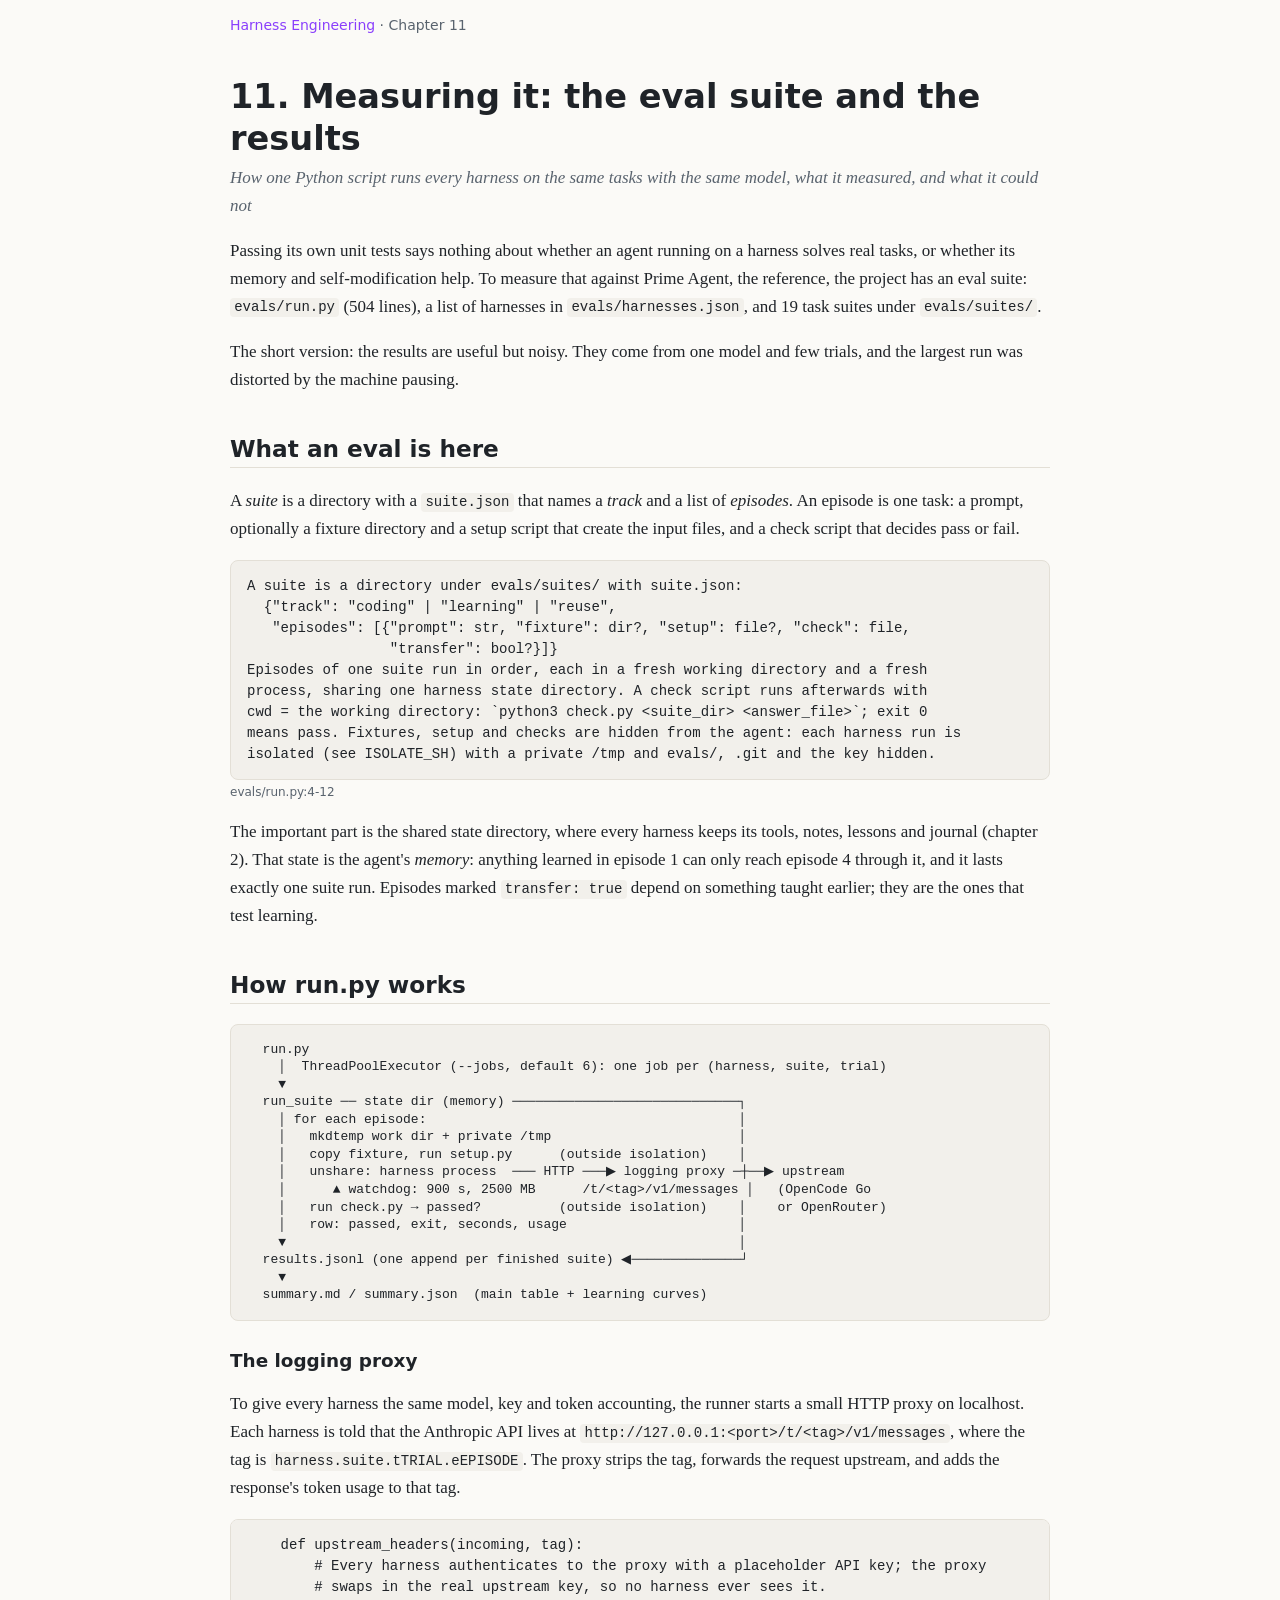
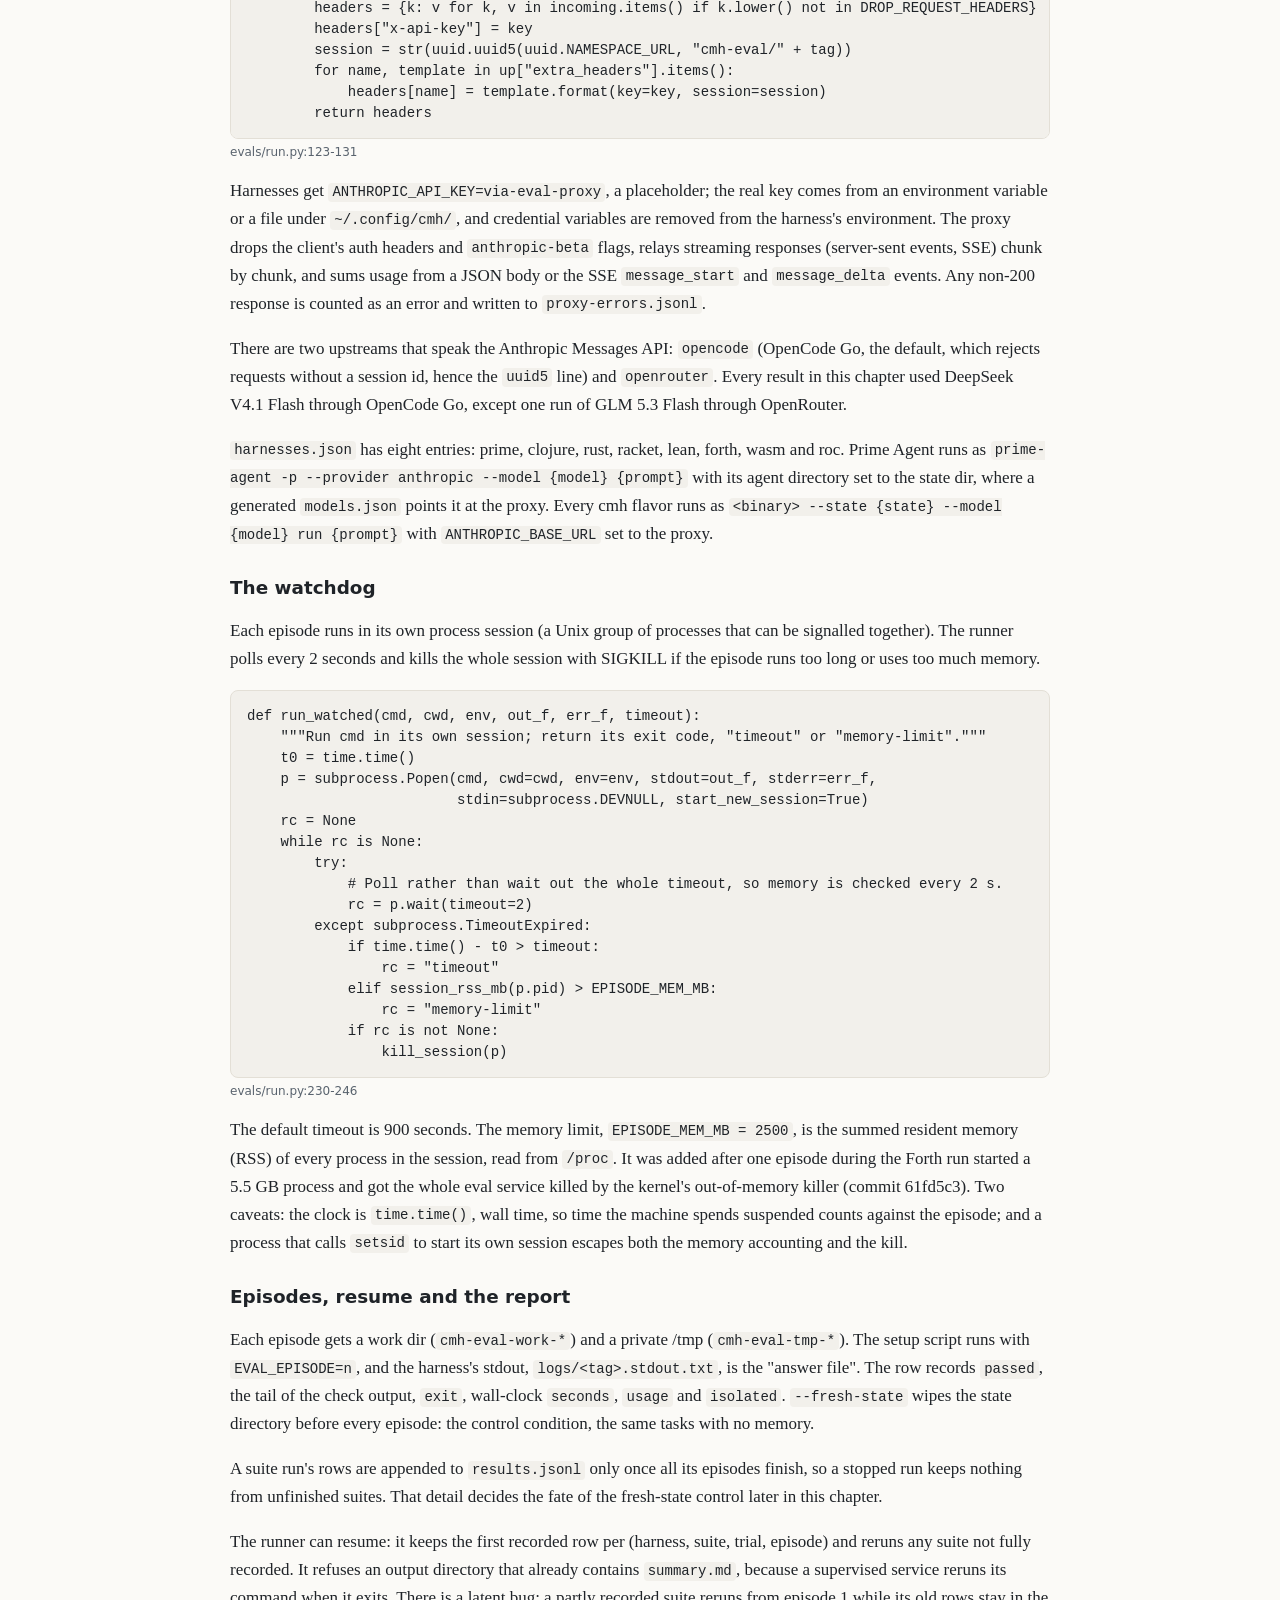
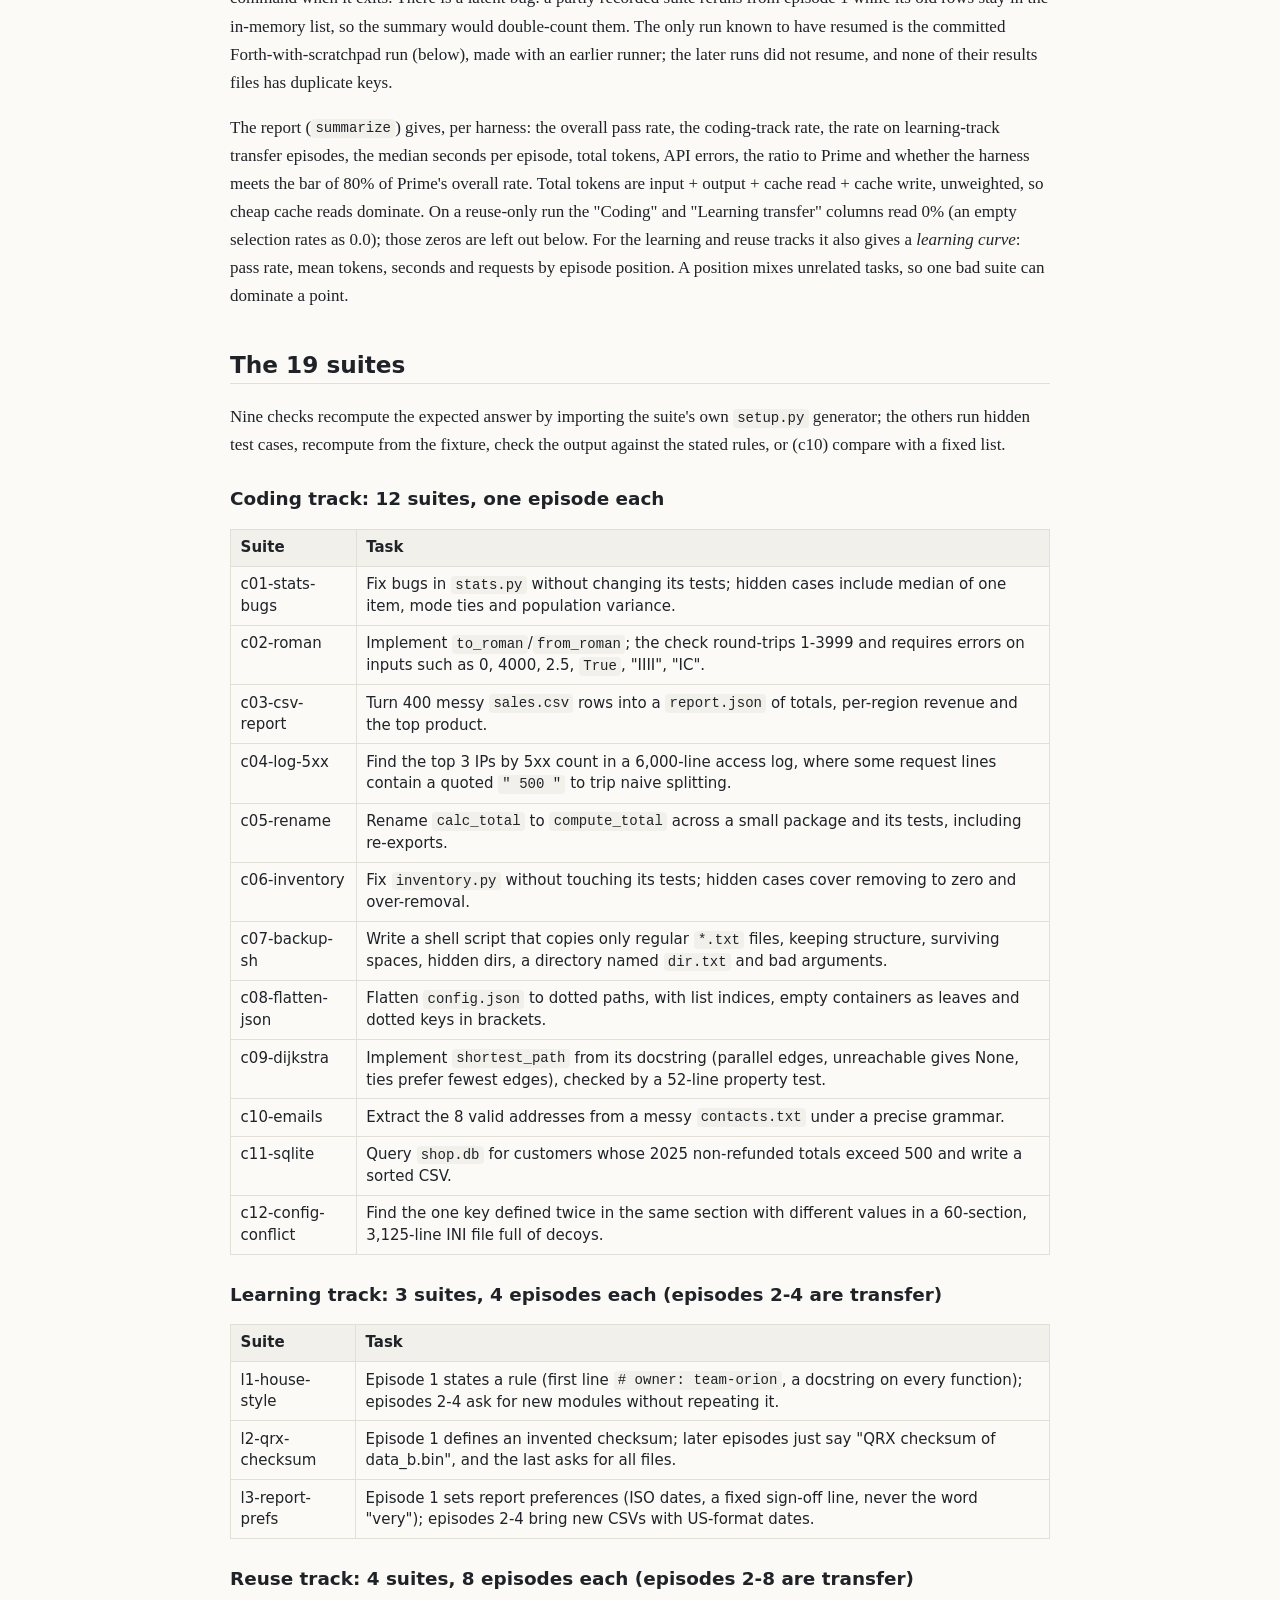
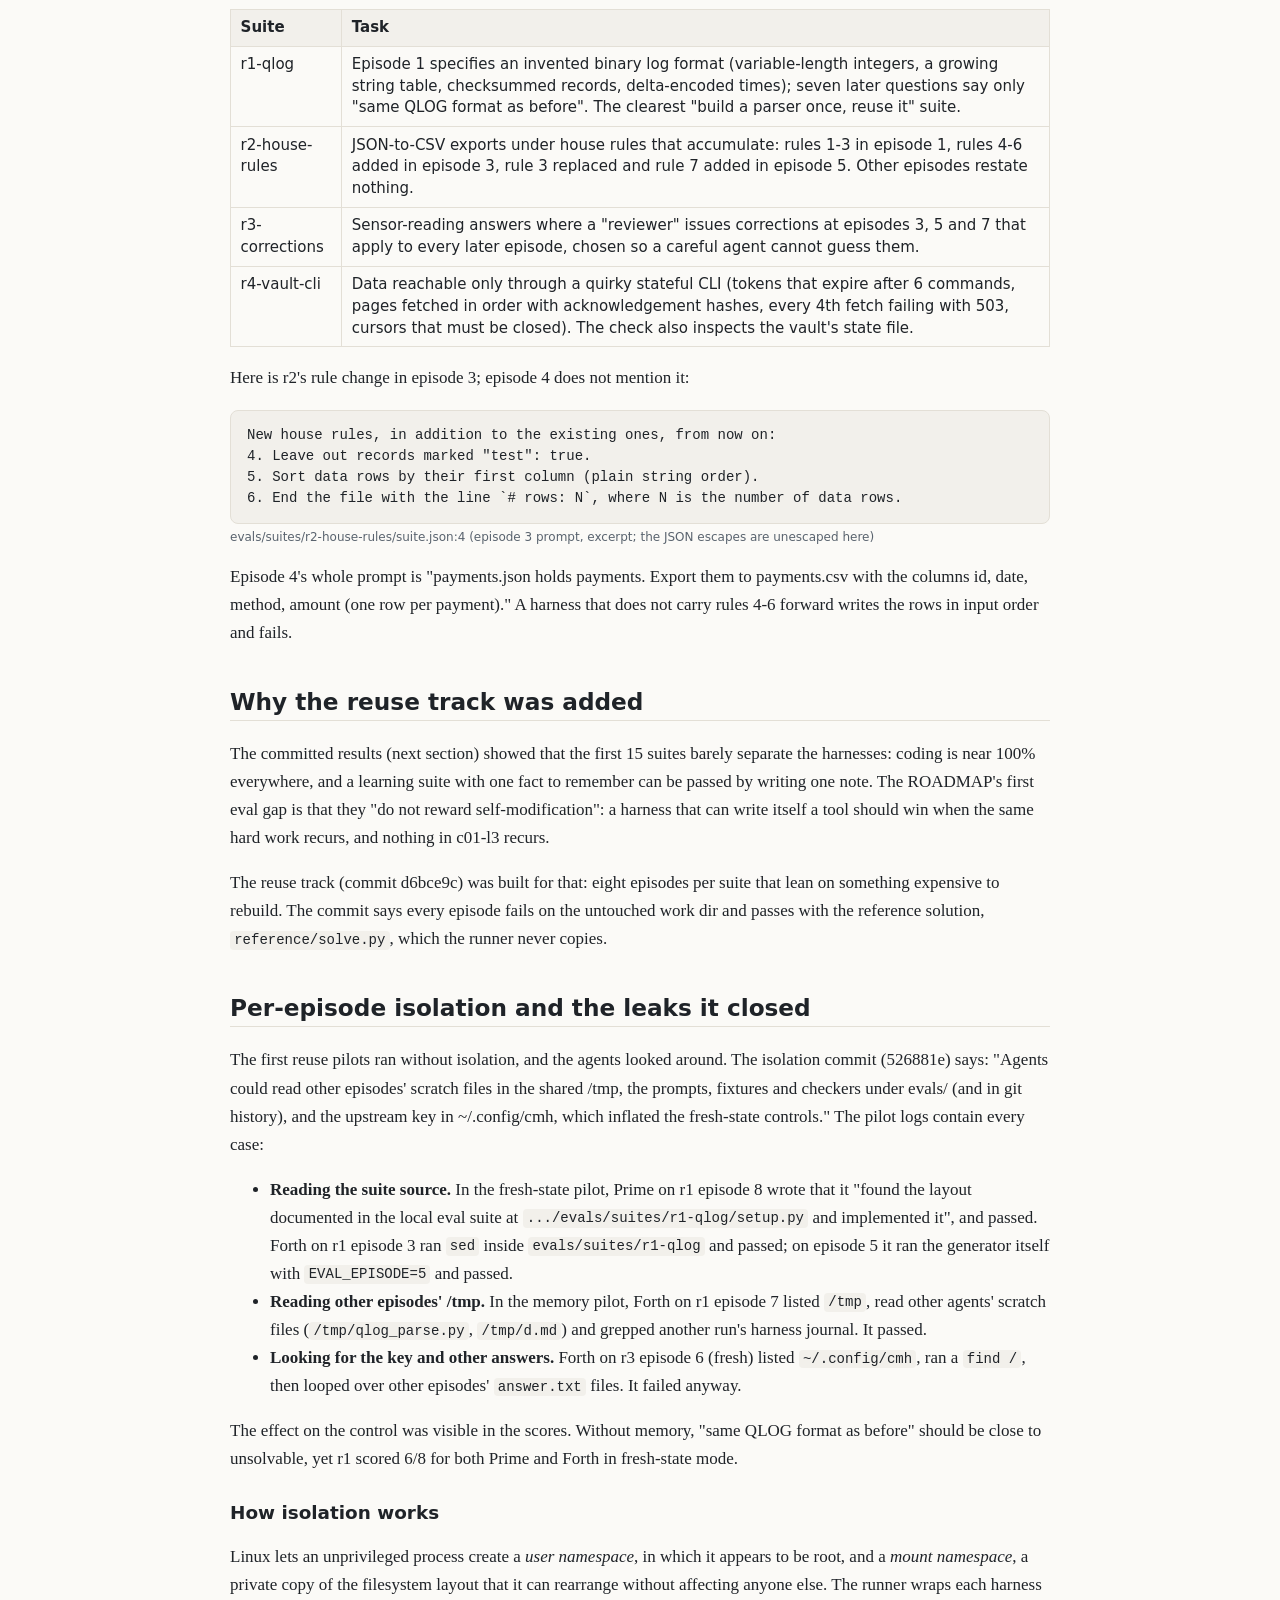
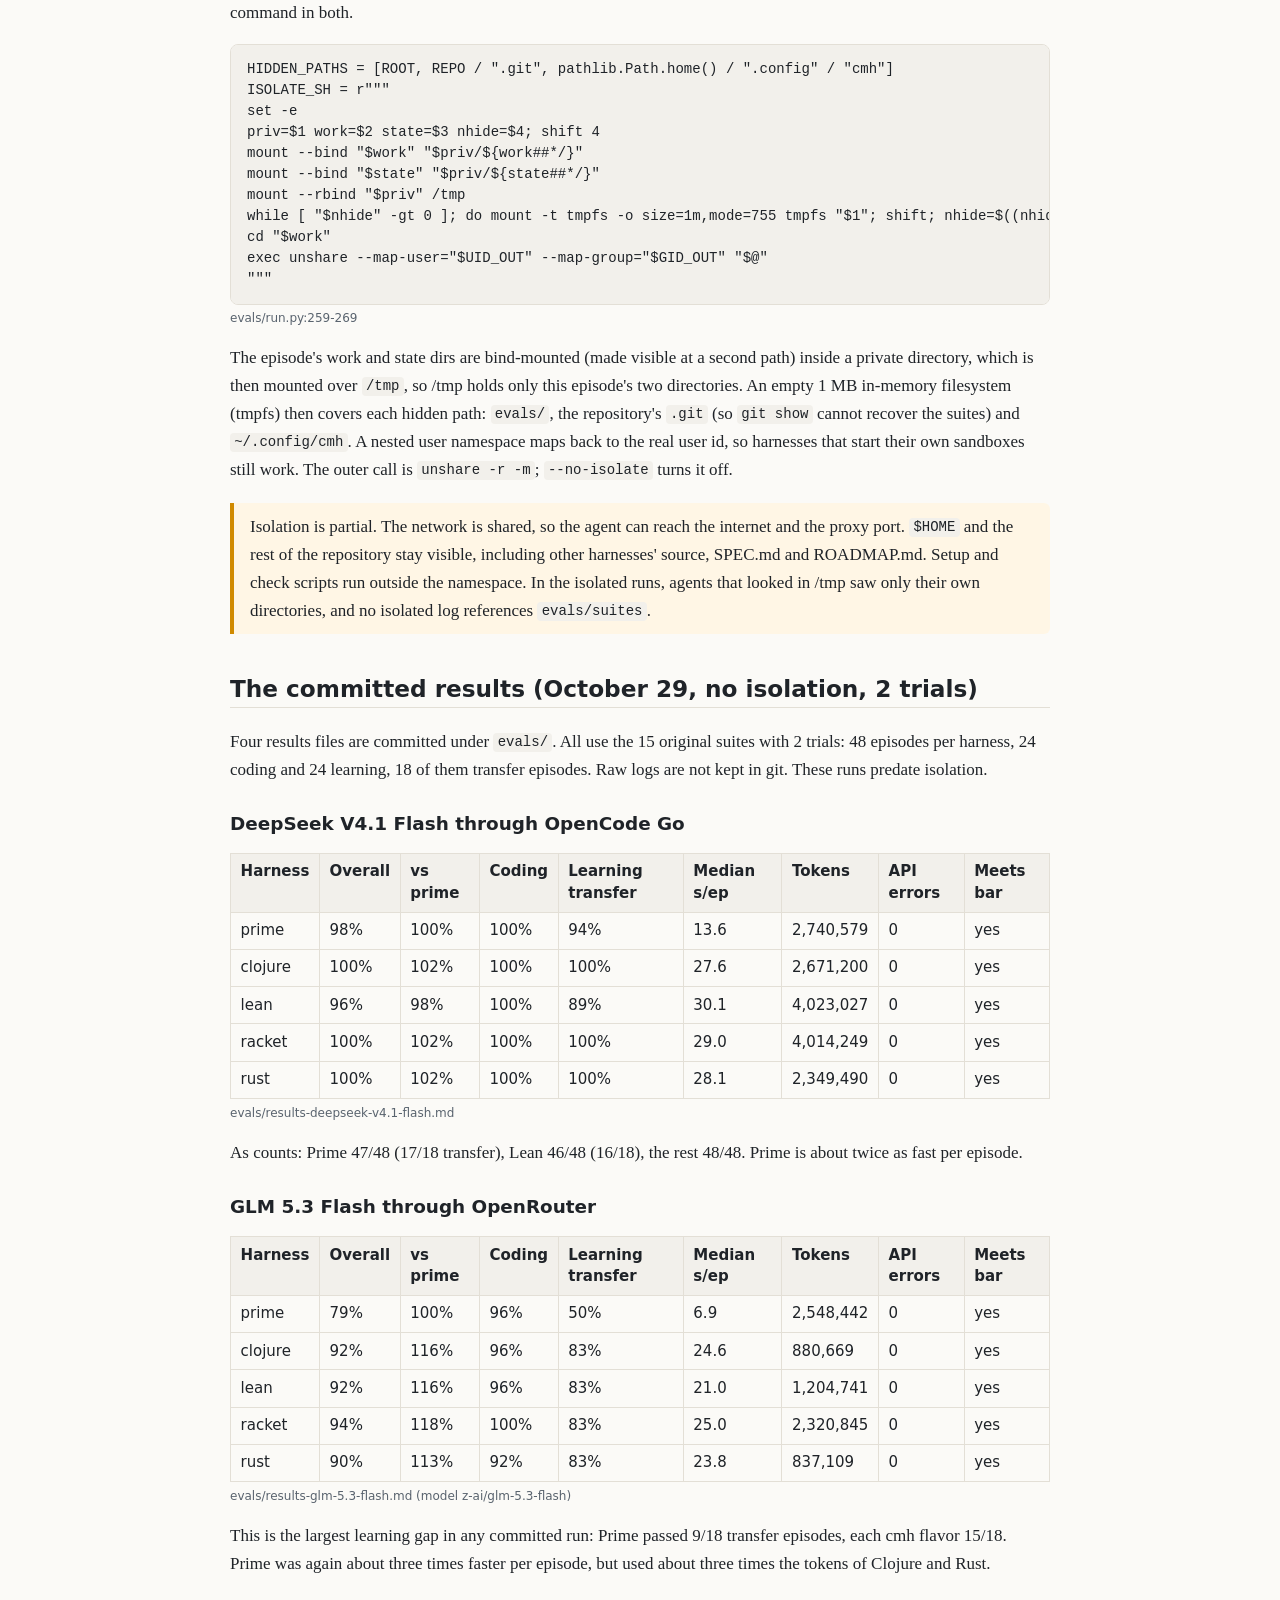
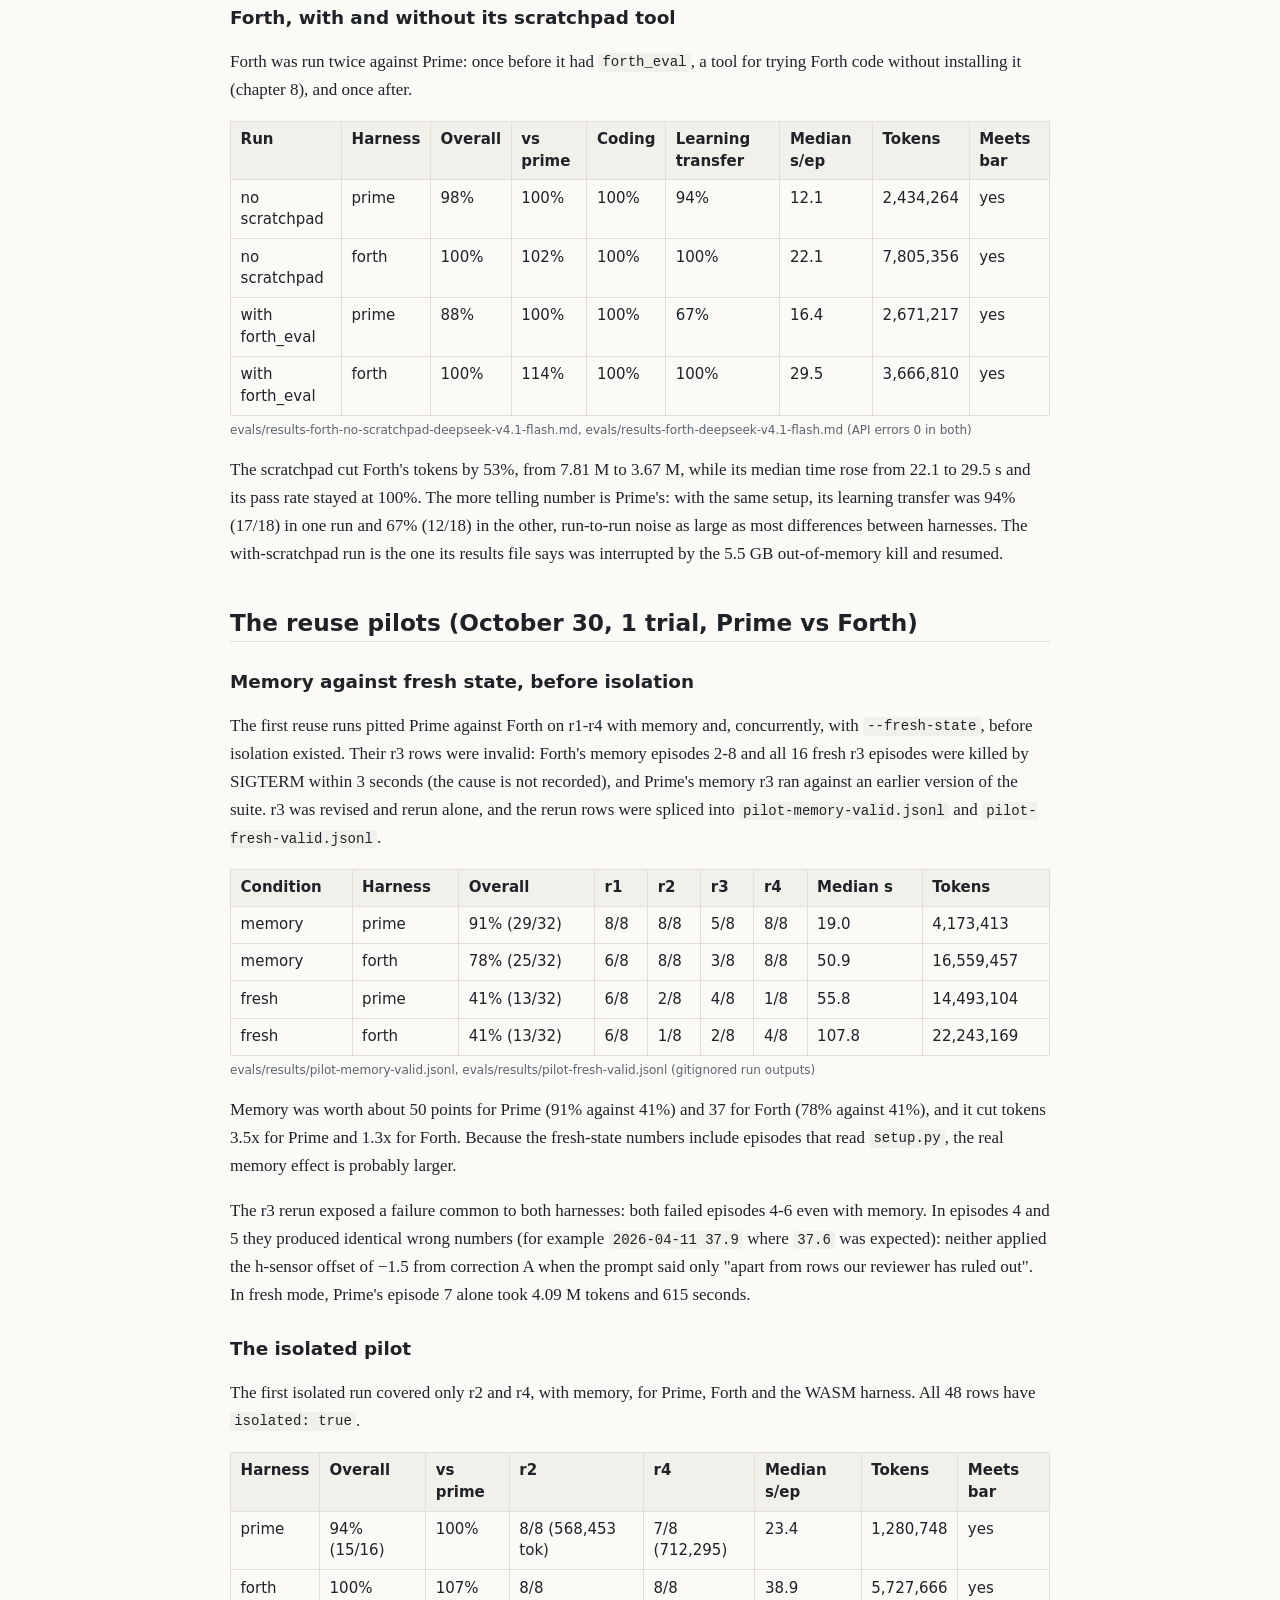
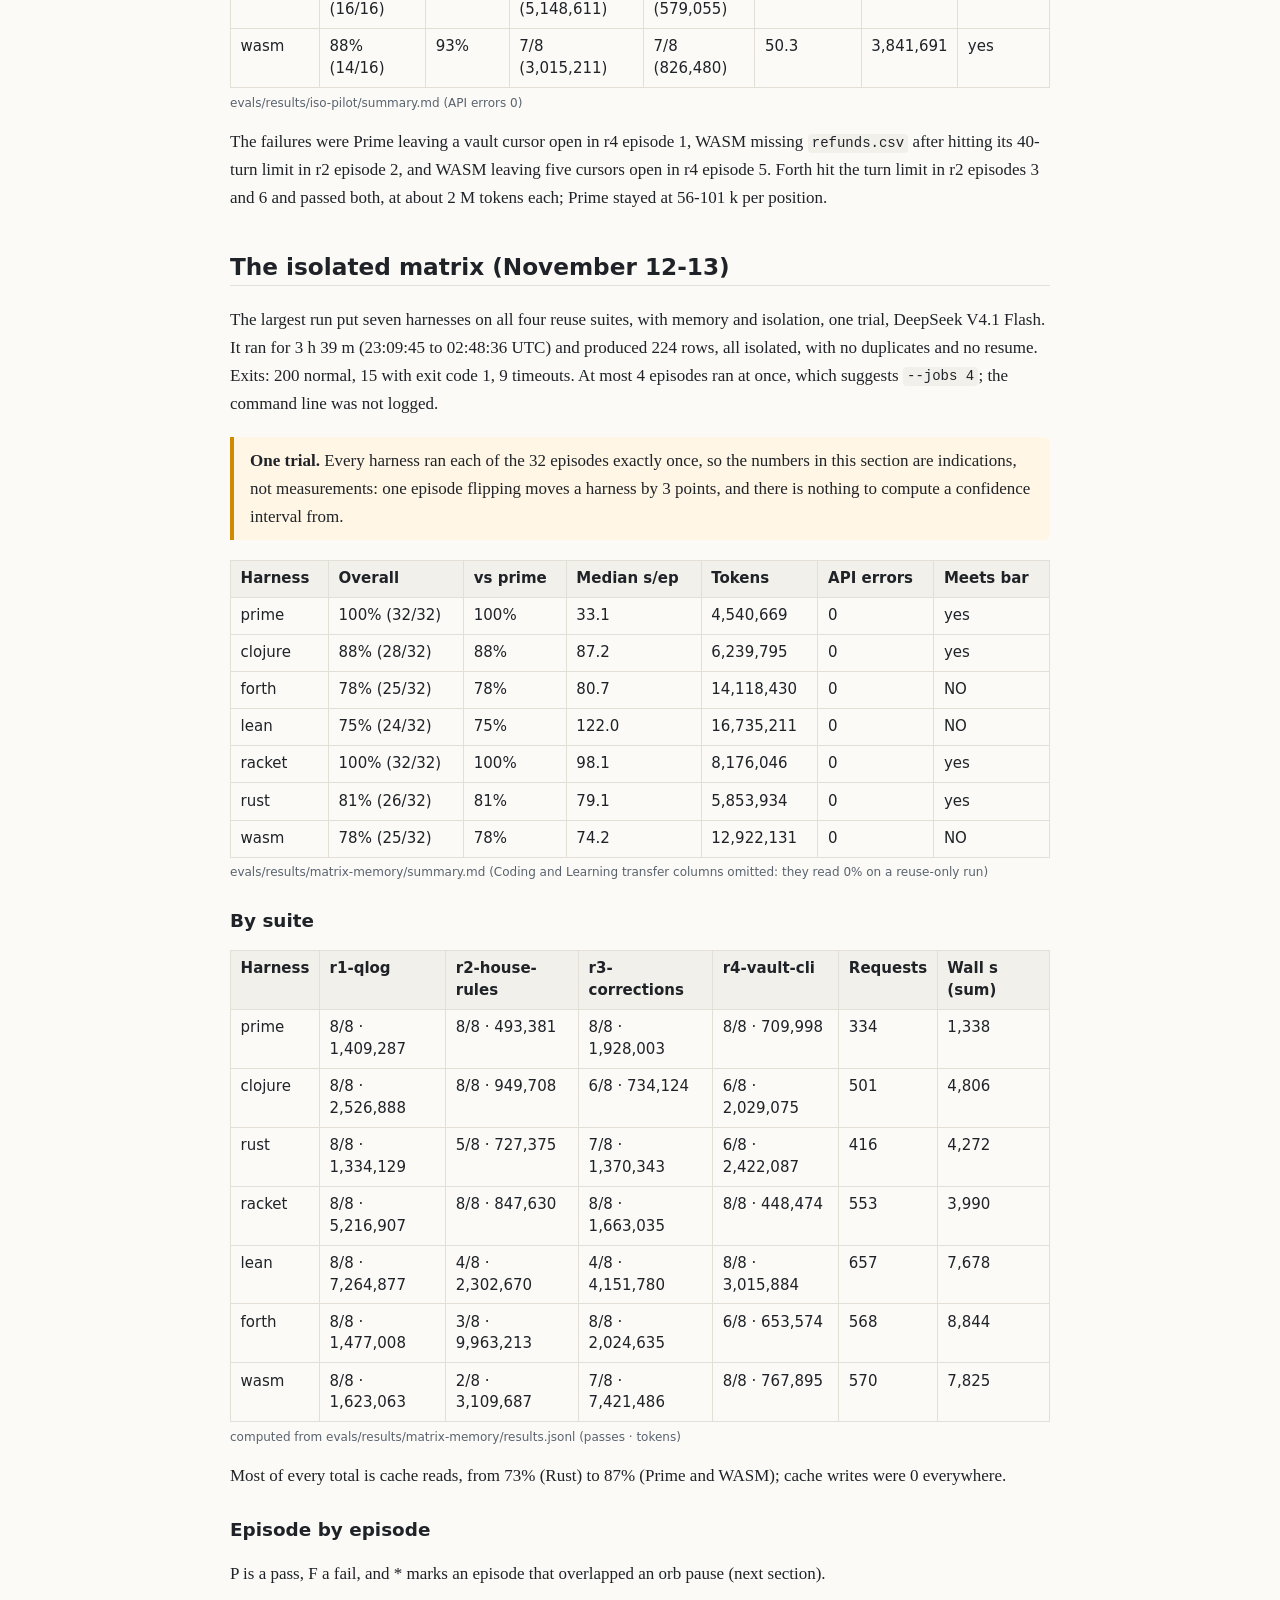
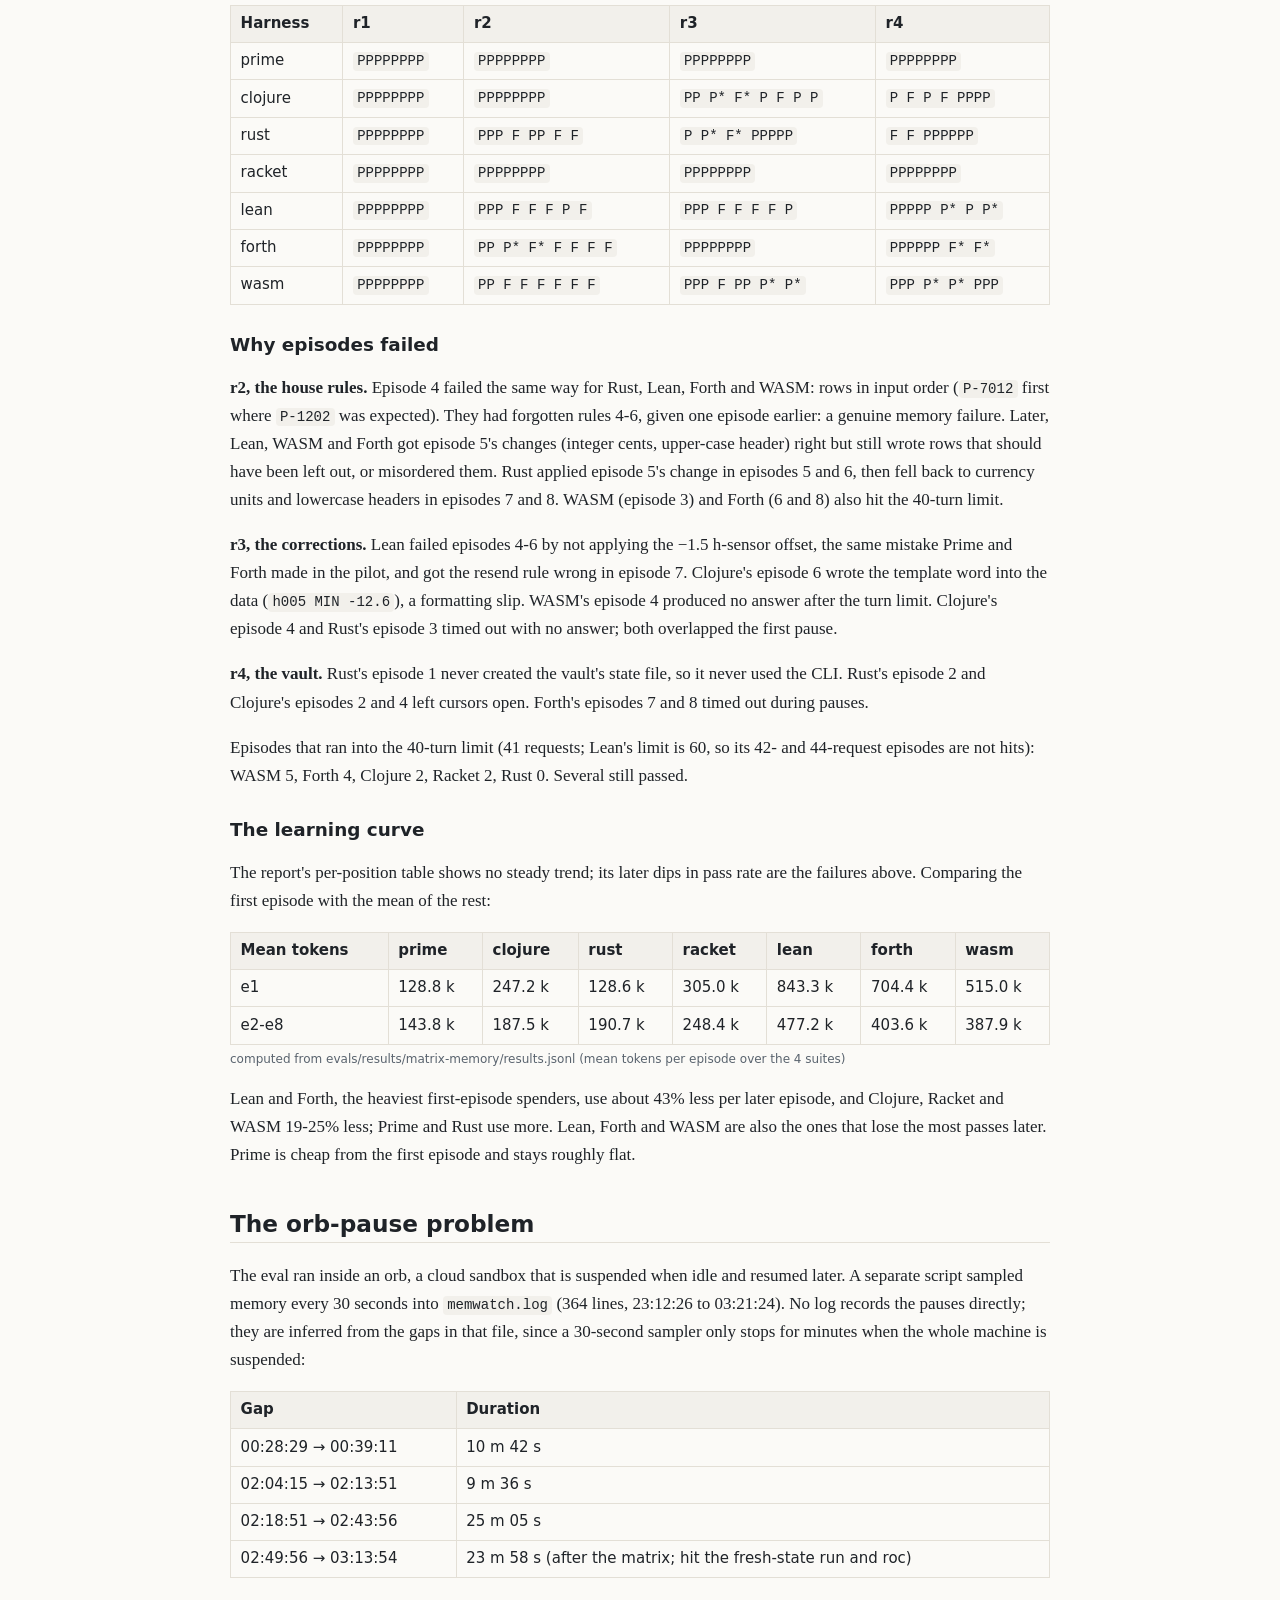
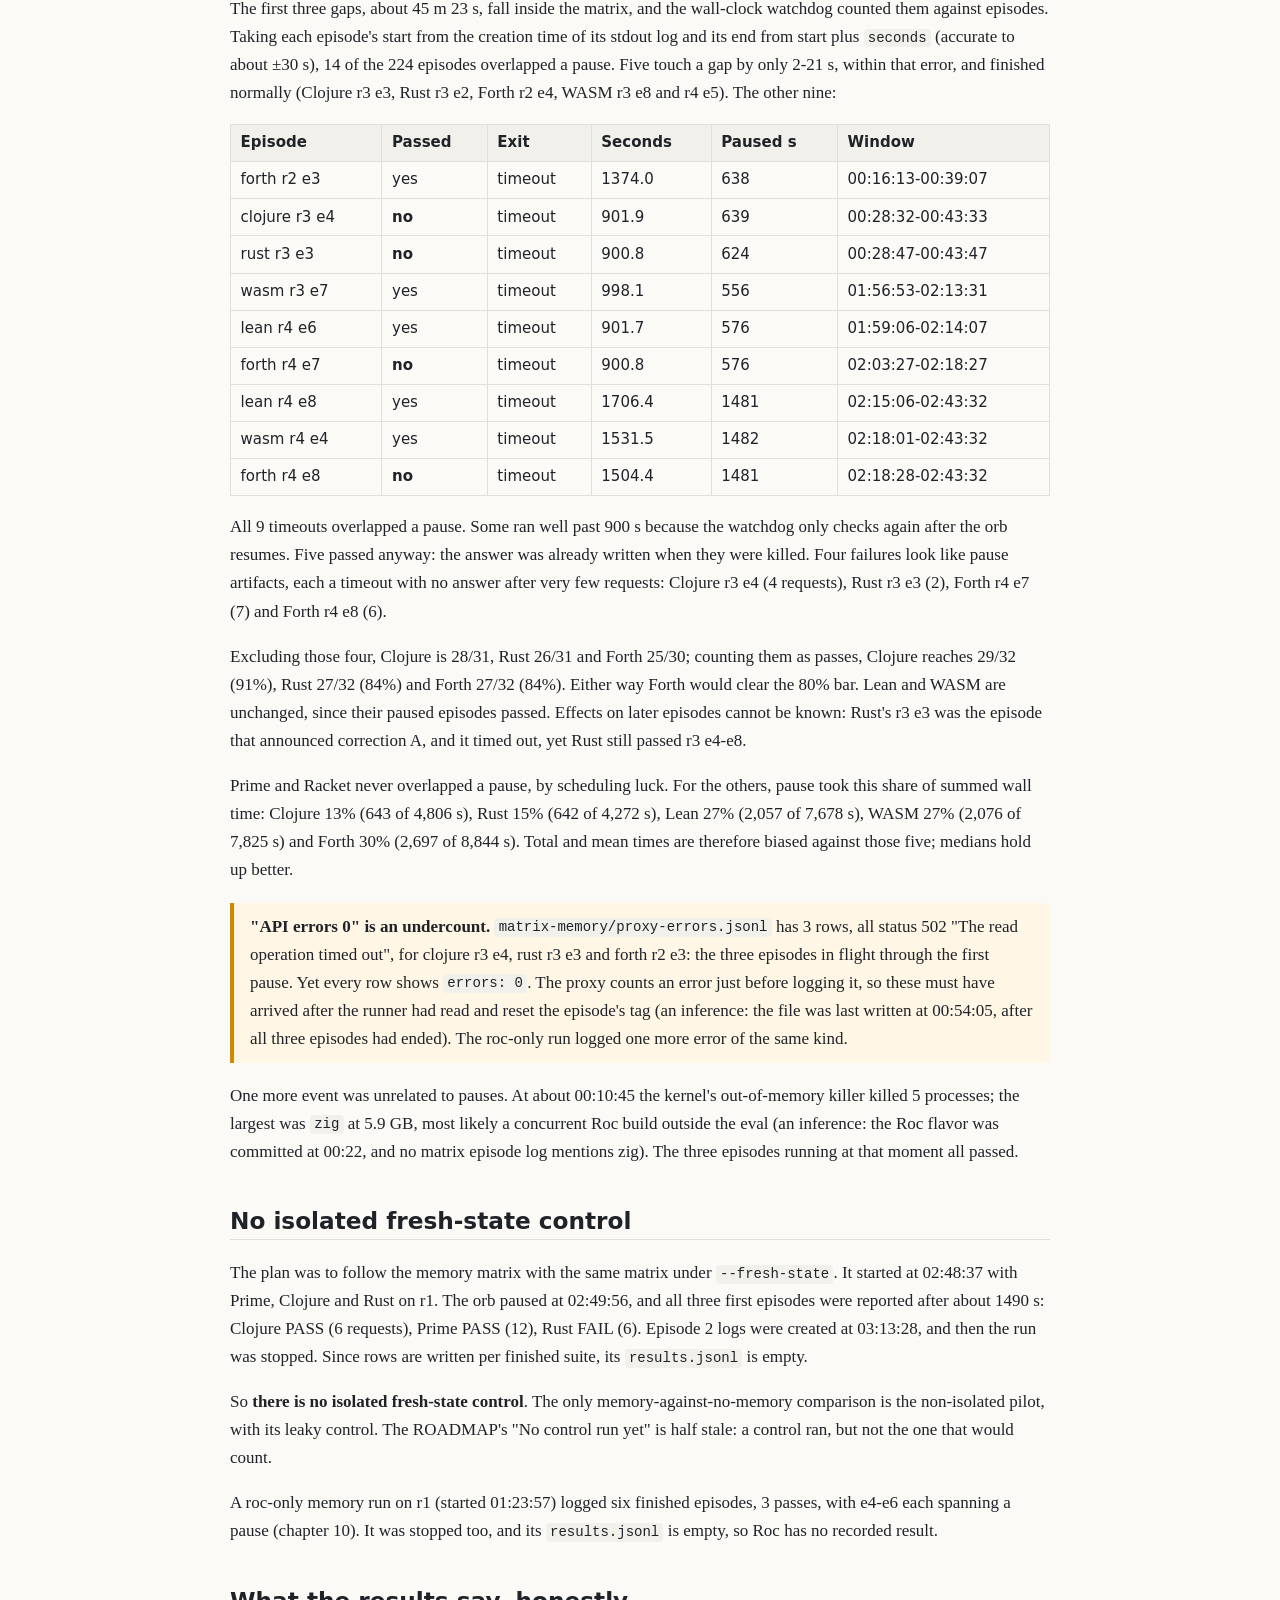
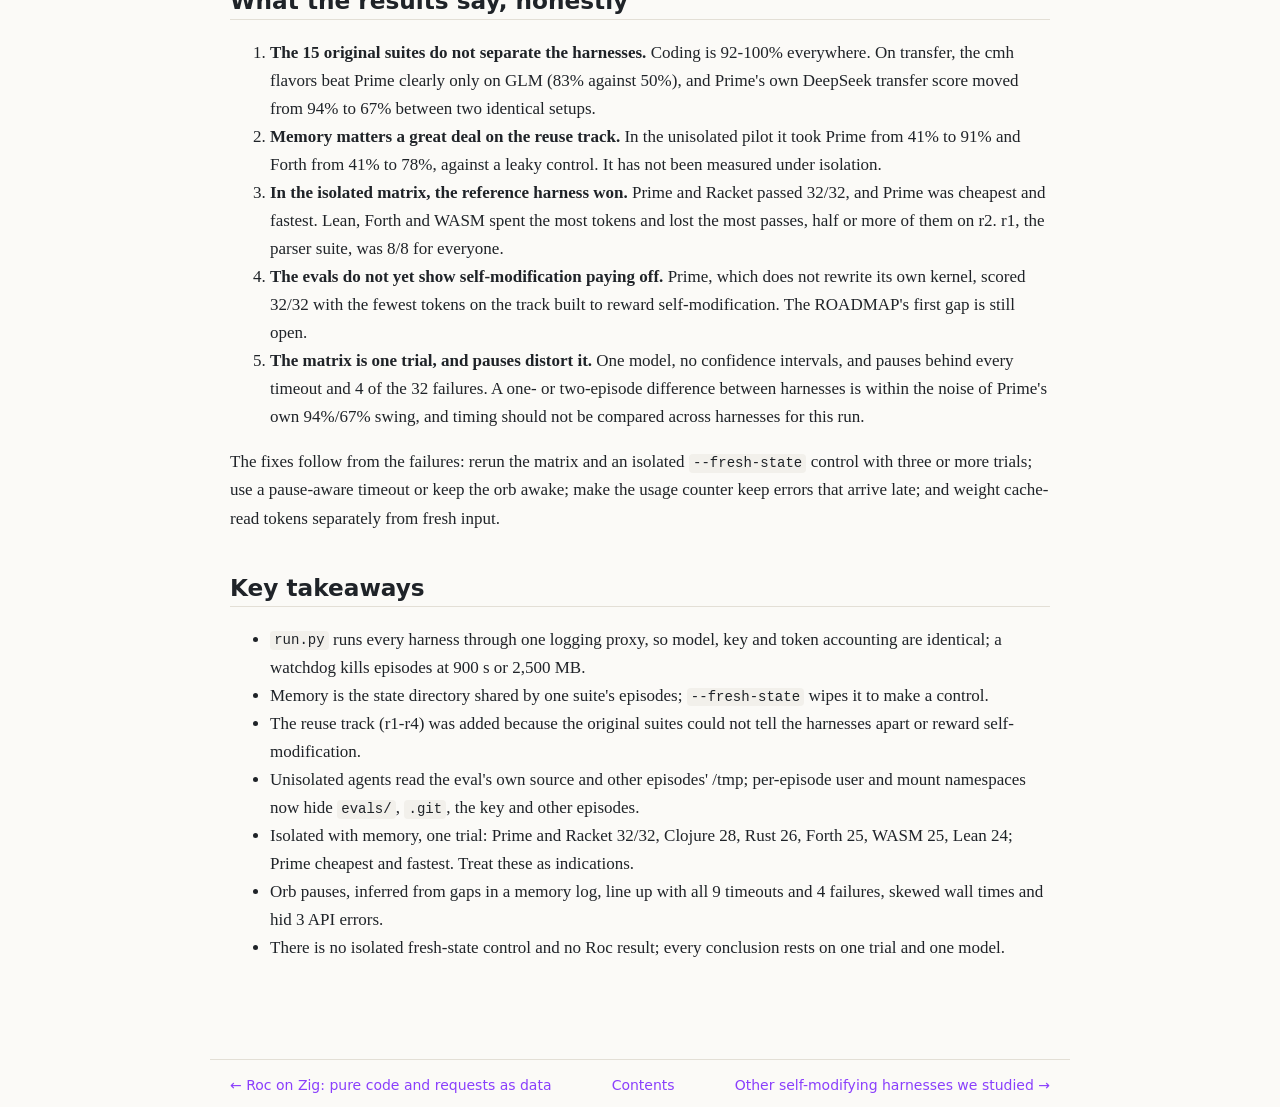
<file: book/11-evals.html>
<!doctype html>
<html lang="en"><head><meta charset="utf-8">
<meta name="viewport" content="width=device-width, initial-scale=1">
<title>11. Measuring it: the eval suite and the results · Harness Engineering</title>
<link rel="stylesheet" href="style.css"></head><body>
<header class="book"><a href="index.html">Harness Engineering</a> · Chapter 11</header>
<main>
<h1>11. Measuring it: the eval suite and the results</h1>
<p class="subtitle">How one Python script runs every harness on the same tasks with the same model, what it measured, and what it could not</p>

<p>Passing its own unit tests says nothing about whether an agent running on a harness solves real tasks, or whether its memory and self-modification help. To measure that against Prime Agent, the reference, the project has an eval suite: <code>evals/run.py</code> (504 lines), a list of harnesses in <code>evals/harnesses.json</code>, and 19 task suites under <code>evals/suites/</code>.</p>

<p>The short version: the results are useful but noisy. They come from one model and few trials, and the largest run was distorted by the machine pausing.</p>

<h2>What an eval is here</h2>

<p>A <em>suite</em> is a directory with a <code>suite.json</code> that names a <em>track</em> and a list of <em>episodes</em>. An episode is one task: a prompt, optionally a fixture directory and a setup script that create the input files, and a check script that decides pass or fail.</p>

<pre><code>A suite is a directory under evals/suites/ with suite.json:
  {"track": "coding" | "learning" | "reuse",
   "episodes": [{"prompt": str, "fixture": dir?, "setup": file?, "check": file,
                 "transfer": bool?}]}
Episodes of one suite run in order, each in a fresh working directory and a fresh
process, sharing one harness state directory. A check script runs afterwards with
cwd = the working directory: `python3 check.py &lt;suite_dir&gt; &lt;answer_file&gt;`; exit 0
means pass. Fixtures, setup and checks are hidden from the agent: each harness run is
isolated (see ISOLATE_SH) with a private /tmp and evals/, .git and the key hidden.</code></pre>
<span class="src">evals/run.py:4-12</span>

<p>The important part is the shared state directory, where every harness keeps its tools, notes, lessons and journal (chapter 2). That state is the agent's <em>memory</em>: anything learned in episode 1 can only reach episode 4 through it, and it lasts exactly one suite run. Episodes marked <code>transfer: true</code> depend on something taught earlier; they are the ones that test learning.</p>

<h2>How run.py works</h2>

<div class="diagram">  run.py
    │  ThreadPoolExecutor (--jobs, default 6): one job per (harness, suite, trial)
    ▼
  run_suite ── state dir (memory) ─────────────────────────────┐
    │ for each episode:                                        │
    │   mkdtemp work dir + private /tmp                        │
    │   copy fixture, run setup.py      (outside isolation)    │
    │   unshare: harness process  ─── HTTP ───▶ logging proxy ─┼──▶ upstream
    │      ▲ watchdog: 900 s, 2500 MB      /t/&lt;tag&gt;/v1/messages │   (OpenCode Go
    │   run check.py → passed?          (outside isolation)    │    or OpenRouter)
    │   row: passed, exit, seconds, usage                      │
    ▼                                                          │
  results.jsonl (one append per finished suite) ◀──────────────┘
    ▼
  summary.md / summary.json  (main table + learning curves)</div>

<h3>The logging proxy</h3>

<p>To give every harness the same model, key and token accounting, the runner starts a small HTTP proxy on localhost. Each harness is told that the Anthropic API lives at <code>http://127.0.0.1:&lt;port&gt;/t/&lt;tag&gt;/v1/messages</code>, where the tag is <code>harness.suite.tTRIAL.eEPISODE</code>. The proxy strips the tag, forwards the request upstream, and adds the response's token usage to that tag.</p>

<pre><code>    def upstream_headers(incoming, tag):
        # Every harness authenticates to the proxy with a placeholder API key; the proxy
        # swaps in the real upstream key, so no harness ever sees it.
        headers = {k: v for k, v in incoming.items() if k.lower() not in DROP_REQUEST_HEADERS}
        headers["x-api-key"] = key
        session = str(uuid.uuid5(uuid.NAMESPACE_URL, "cmh-eval/" + tag))
        for name, template in up["extra_headers"].items():
            headers[name] = template.format(key=key, session=session)
        return headers</code></pre>
<span class="src">evals/run.py:123-131</span>

<p>Harnesses get <code>ANTHROPIC_API_KEY=via-eval-proxy</code>, a placeholder; the real key comes from an environment variable or a file under <code>~/.config/cmh/</code>, and credential variables are removed from the harness's environment. The proxy drops the client's auth headers and <code>anthropic-beta</code> flags, relays streaming responses (server-sent events, SSE) chunk by chunk, and sums usage from a JSON body or the SSE <code>message_start</code> and <code>message_delta</code> events. Any non-200 response is counted as an error and written to <code>proxy-errors.jsonl</code>.</p>

<p>There are two upstreams that speak the Anthropic Messages API: <code>opencode</code> (OpenCode Go, the default, which rejects requests without a session id, hence the <code>uuid5</code> line) and <code>openrouter</code>. Every result in this chapter used DeepSeek V4.1 Flash through OpenCode Go, except one run of GLM 5.3 Flash through OpenRouter.</p>

<p><code>harnesses.json</code> has eight entries: prime, clojure, rust, racket, lean, forth, wasm and roc. Prime Agent runs as <code>prime-agent -p --provider anthropic --model {model} {prompt}</code> with its agent directory set to the state dir, where a generated <code>models.json</code> points it at the proxy. Every cmh flavor runs as <code>&lt;binary&gt; --state {state} --model {model} run {prompt}</code> with <code>ANTHROPIC_BASE_URL</code> set to the proxy.</p>

<h3>The watchdog</h3>

<p>Each episode runs in its own process session (a Unix group of processes that can be signalled together). The runner polls every 2 seconds and kills the whole session with SIGKILL if the episode runs too long or uses too much memory.</p>

<pre><code>def run_watched(cmd, cwd, env, out_f, err_f, timeout):
    """Run cmd in its own session; return its exit code, "timeout" or "memory-limit"."""
    t0 = time.time()
    p = subprocess.Popen(cmd, cwd=cwd, env=env, stdout=out_f, stderr=err_f,
                         stdin=subprocess.DEVNULL, start_new_session=True)
    rc = None
    while rc is None:
        try:
            # Poll rather than wait out the whole timeout, so memory is checked every 2 s.
            rc = p.wait(timeout=2)
        except subprocess.TimeoutExpired:
            if time.time() - t0 &gt; timeout:
                rc = "timeout"
            elif session_rss_mb(p.pid) &gt; EPISODE_MEM_MB:
                rc = "memory-limit"
            if rc is not None:
                kill_session(p)</code></pre>
<span class="src">evals/run.py:230-246</span>

<p>The default timeout is 900 seconds. The memory limit, <code>EPISODE_MEM_MB = 2500</code>, is the summed resident memory (RSS) of every process in the session, read from <code>/proc</code>. It was added after one episode during the Forth run started a 5.5 GB process and got the whole eval service killed by the kernel's out-of-memory killer (commit 61fd5c3). Two caveats: the clock is <code>time.time()</code>, wall time, so time the machine spends suspended counts against the episode; and a process that calls <code>setsid</code> to start its own session escapes both the memory accounting and the kill.</p>

<h3>Episodes, resume and the report</h3>

<p>Each episode gets a work dir (<code>cmh-eval-work-*</code>) and a private /tmp (<code>cmh-eval-tmp-*</code>). The setup script runs with <code>EVAL_EPISODE=n</code>, and the harness's stdout, <code>logs/&lt;tag&gt;.stdout.txt</code>, is the "answer file". The row records <code>passed</code>, the tail of the check output, <code>exit</code>, wall-clock <code>seconds</code>, <code>usage</code> and <code>isolated</code>. <code>--fresh-state</code> wipes the state directory before every episode: the control condition, the same tasks with no memory.</p>

<p>A suite run's rows are appended to <code>results.jsonl</code> only once all its episodes finish, so a stopped run keeps nothing from unfinished suites. That detail decides the fate of the fresh-state control later in this chapter.</p>

<p>The runner can resume: it keeps the first recorded row per (harness, suite, trial, episode) and reruns any suite not fully recorded. It refuses an output directory that already contains <code>summary.md</code>, because a supervised service reruns its command when it exits. There is a latent bug: a partly recorded suite reruns from episode 1 while its old rows stay in the in-memory list, so the summary would double-count them. The only run known to have resumed is the committed Forth-with-scratchpad run (below), made with an earlier runner; the later runs did not resume, and none of their results files has duplicate keys.</p>

<p>The report (<code>summarize</code>) gives, per harness: the overall pass rate, the coding-track rate, the rate on learning-track transfer episodes, the median seconds per episode, total tokens, API errors, the ratio to Prime and whether the harness meets the bar of 80% of Prime's overall rate. Total tokens are input + output + cache read + cache write, unweighted, so cheap cache reads dominate. On a reuse-only run the "Coding" and "Learning transfer" columns read 0% (an empty selection rates as 0.0); those zeros are left out below. For the learning and reuse tracks it also gives a <em>learning curve</em>: pass rate, mean tokens, seconds and requests by episode position. A position mixes unrelated tasks, so one bad suite can dominate a point.</p>

<h2>The 19 suites</h2>

<p>Nine checks recompute the expected answer by importing the suite's own <code>setup.py</code> generator; the others run hidden test cases, recompute from the fixture, check the output against the stated rules, or (c10) compare with a fixed list.</p>

<h3>Coding track: 12 suites, one episode each</h3>
<table>
<tr><th>Suite</th><th>Task</th></tr>
<tr><td>c01-stats-bugs</td><td>Fix bugs in <code>stats.py</code> without changing its tests; hidden cases include median of one item, mode ties and population variance.</td></tr>
<tr><td>c02-roman</td><td>Implement <code>to_roman</code>/<code>from_roman</code>; the check round-trips 1-3999 and requires errors on inputs such as 0, 4000, 2.5, <code>True</code>, "IIII", "IC".</td></tr>
<tr><td>c03-csv-report</td><td>Turn 400 messy <code>sales.csv</code> rows into a <code>report.json</code> of totals, per-region revenue and the top product.</td></tr>
<tr><td>c04-log-5xx</td><td>Find the top 3 IPs by 5xx count in a 6,000-line access log, where some request lines contain a quoted <code>" 500 "</code> to trip naive splitting.</td></tr>
<tr><td>c05-rename</td><td>Rename <code>calc_total</code> to <code>compute_total</code> across a small package and its tests, including re-exports.</td></tr>
<tr><td>c06-inventory</td><td>Fix <code>inventory.py</code> without touching its tests; hidden cases cover removing to zero and over-removal.</td></tr>
<tr><td>c07-backup-sh</td><td>Write a shell script that copies only regular <code>*.txt</code> files, keeping structure, surviving spaces, hidden dirs, a directory named <code>dir.txt</code> and bad arguments.</td></tr>
<tr><td>c08-flatten-json</td><td>Flatten <code>config.json</code> to dotted paths, with list indices, empty containers as leaves and dotted keys in brackets.</td></tr>
<tr><td>c09-dijkstra</td><td>Implement <code>shortest_path</code> from its docstring (parallel edges, unreachable gives None, ties prefer fewest edges), checked by a 52-line property test.</td></tr>
<tr><td>c10-emails</td><td>Extract the 8 valid addresses from a messy <code>contacts.txt</code> under a precise grammar.</td></tr>
<tr><td>c11-sqlite</td><td>Query <code>shop.db</code> for customers whose 2025 non-refunded totals exceed 500 and write a sorted CSV.</td></tr>
<tr><td>c12-config-conflict</td><td>Find the one key defined twice in the same section with different values in a 60-section, 3,125-line INI file full of decoys.</td></tr>
</table>

<h3>Learning track: 3 suites, 4 episodes each (episodes 2-4 are transfer)</h3>
<table>
<tr><th>Suite</th><th>Task</th></tr>
<tr><td>l1-house-style</td><td>Episode 1 states a rule (first line <code># owner: team-orion</code>, a docstring on every function); episodes 2-4 ask for new modules without repeating it.</td></tr>
<tr><td>l2-qrx-checksum</td><td>Episode 1 defines an invented checksum; later episodes just say "QRX checksum of data_b.bin", and the last asks for all files.</td></tr>
<tr><td>l3-report-prefs</td><td>Episode 1 sets report preferences (ISO dates, a fixed sign-off line, never the word "very"); episodes 2-4 bring new CSVs with US-format dates.</td></tr>
</table>

<h3>Reuse track: 4 suites, 8 episodes each (episodes 2-8 are transfer)</h3>
<table>
<tr><th>Suite</th><th>Task</th></tr>
<tr><td>r1-qlog</td><td>Episode 1 specifies an invented binary log format (variable-length integers, a growing string table, checksummed records, delta-encoded times); seven later questions say only "same QLOG format as before". The clearest "build a parser once, reuse it" suite.</td></tr>
<tr><td>r2-house-rules</td><td>JSON-to-CSV exports under house rules that accumulate: rules 1-3 in episode 1, rules 4-6 added in episode 3, rule 3 replaced and rule 7 added in episode 5. Other episodes restate nothing.</td></tr>
<tr><td>r3-corrections</td><td>Sensor-reading answers where a "reviewer" issues corrections at episodes 3, 5 and 7 that apply to every later episode, chosen so a careful agent cannot guess them.</td></tr>
<tr><td>r4-vault-cli</td><td>Data reachable only through a quirky stateful CLI (tokens that expire after 6 commands, pages fetched in order with acknowledgement hashes, every 4th fetch failing with 503, cursors that must be closed). The check also inspects the vault's state file.</td></tr>
</table>

<p>Here is r2's rule change in episode 3; episode 4 does not mention it:</p>

<pre><code>New house rules, in addition to the existing ones, from now on:
4. Leave out records marked "test": true.
5. Sort data rows by their first column (plain string order).
6. End the file with the line `# rows: N`, where N is the number of data rows.</code></pre>
<span class="src">evals/suites/r2-house-rules/suite.json:4 (episode 3 prompt, excerpt; the JSON escapes are unescaped here)</span>

<p>Episode 4's whole prompt is "payments.json holds payments. Export them to payments.csv with the columns id, date, method, amount (one row per payment)." A harness that does not carry rules 4-6 forward writes the rows in input order and fails.</p>

<h2>Why the reuse track was added</h2>

<p>The committed results (next section) showed that the first 15 suites barely separate the harnesses: coding is near 100% everywhere, and a learning suite with one fact to remember can be passed by writing one note. The ROADMAP's first eval gap is that they "do not reward self-modification": a harness that can write itself a tool should win when the same hard work recurs, and nothing in c01-l3 recurs.</p>

<p>The reuse track (commit d6bce9c) was built for that: eight episodes per suite that lean on something expensive to rebuild. The commit says every episode fails on the untouched work dir and passes with the reference solution, <code>reference/solve.py</code>, which the runner never copies.</p>

<h2>Per-episode isolation and the leaks it closed</h2>

<p>The first reuse pilots ran without isolation, and the agents looked around. The isolation commit (526881e) says: "Agents could read other episodes' scratch files in the shared /tmp, the prompts, fixtures and checkers under evals/ (and in git history), and the upstream key in ~/.config/cmh, which inflated the fresh-state controls." The pilot logs contain every case:</p>

<ul>
<li><strong>Reading the suite source.</strong> In the fresh-state pilot, Prime on r1 episode 8 wrote that it "found the layout documented in the local eval suite at <code>.../evals/suites/r1-qlog/setup.py</code> and implemented it", and passed. Forth on r1 episode 3 ran <code>sed</code> inside <code>evals/suites/r1-qlog</code> and passed; on episode 5 it ran the generator itself with <code>EVAL_EPISODE=5</code> and passed.</li>
<li><strong>Reading other episodes' /tmp.</strong> In the memory pilot, Forth on r1 episode 7 listed <code>/tmp</code>, read other agents' scratch files (<code>/tmp/qlog_parse.py</code>, <code>/tmp/d.md</code>) and grepped another run's harness journal. It passed.</li>
<li><strong>Looking for the key and other answers.</strong> Forth on r3 episode 6 (fresh) listed <code>~/.config/cmh</code>, ran a <code>find /</code>, then looped over other episodes' <code>answer.txt</code> files. It failed anyway.</li>
</ul>

<p>The effect on the control was visible in the scores. Without memory, "same QLOG format as before" should be close to unsolvable, yet r1 scored 6/8 for both Prime and Forth in fresh-state mode.</p>

<h3>How isolation works</h3>

<p>Linux lets an unprivileged process create a <em>user namespace</em>, in which it appears to be root, and a <em>mount namespace</em>, a private copy of the filesystem layout that it can rearrange without affecting anyone else. The runner wraps each harness command in both.</p>

<pre><code>HIDDEN_PATHS = [ROOT, REPO / ".git", pathlib.Path.home() / ".config" / "cmh"]
ISOLATE_SH = r"""
set -e
priv=$1 work=$2 state=$3 nhide=$4; shift 4
mount --bind "$work" "$priv/${work##*/}"
mount --bind "$state" "$priv/${state##*/}"
mount --rbind "$priv" /tmp
while [ "$nhide" -gt 0 ]; do mount -t tmpfs -o size=1m,mode=755 tmpfs "$1"; shift; nhide=$((nhide - 1)); done
cd "$work"
exec unshare --map-user="$UID_OUT" --map-group="$GID_OUT" "$@"
"""</code></pre>
<span class="src">evals/run.py:259-269</span>

<p>The episode's work and state dirs are bind-mounted (made visible at a second path) inside a private directory, which is then mounted over <code>/tmp</code>, so /tmp holds only this episode's two directories. An empty 1 MB in-memory filesystem (tmpfs) then covers each hidden path: <code>evals/</code>, the repository's <code>.git</code> (so <code>git show</code> cannot recover the suites) and <code>~/.config/cmh</code>. A nested user namespace maps back to the real user id, so harnesses that start their own sandboxes still work. The outer call is <code>unshare -r -m</code>; <code>--no-isolate</code> turns it off.</p>

<div class="warn">Isolation is partial. The network is shared, so the agent can reach the internet and the proxy port. <code>$HOME</code> and the rest of the repository stay visible, including other harnesses' source, SPEC.md and ROADMAP.md. Setup and check scripts run outside the namespace. In the isolated runs, agents that looked in /tmp saw only their own directories, and no isolated log references <code>evals/suites</code>.</div>

<h2>The committed results (October 29, no isolation, 2 trials)</h2>

<p>Four results files are committed under <code>evals/</code>. All use the 15 original suites with 2 trials: 48 episodes per harness, 24 coding and 24 learning, 18 of them transfer episodes. Raw logs are not kept in git. These runs predate isolation.</p>

<h3>DeepSeek V4.1 Flash through OpenCode Go</h3>
<table>
<tr><th>Harness</th><th>Overall</th><th>vs prime</th><th>Coding</th><th>Learning transfer</th><th>Median s/ep</th><th>Tokens</th><th>API errors</th><th>Meets bar</th></tr>
<tr><td>prime</td><td>98%</td><td>100%</td><td>100%</td><td>94%</td><td>13.6</td><td>2,740,579</td><td>0</td><td>yes</td></tr>
<tr><td>clojure</td><td>100%</td><td>102%</td><td>100%</td><td>100%</td><td>27.6</td><td>2,671,200</td><td>0</td><td>yes</td></tr>
<tr><td>lean</td><td>96%</td><td>98%</td><td>100%</td><td>89%</td><td>30.1</td><td>4,023,027</td><td>0</td><td>yes</td></tr>
<tr><td>racket</td><td>100%</td><td>102%</td><td>100%</td><td>100%</td><td>29.0</td><td>4,014,249</td><td>0</td><td>yes</td></tr>
<tr><td>rust</td><td>100%</td><td>102%</td><td>100%</td><td>100%</td><td>28.1</td><td>2,349,490</td><td>0</td><td>yes</td></tr>
</table>
<span class="src">evals/results-deepseek-v4.1-flash.md</span>

<p>As counts: Prime 47/48 (17/18 transfer), Lean 46/48 (16/18), the rest 48/48. Prime is about twice as fast per episode.</p>

<h3>GLM 5.3 Flash through OpenRouter</h3>
<table>
<tr><th>Harness</th><th>Overall</th><th>vs prime</th><th>Coding</th><th>Learning transfer</th><th>Median s/ep</th><th>Tokens</th><th>API errors</th><th>Meets bar</th></tr>
<tr><td>prime</td><td>79%</td><td>100%</td><td>96%</td><td>50%</td><td>6.9</td><td>2,548,442</td><td>0</td><td>yes</td></tr>
<tr><td>clojure</td><td>92%</td><td>116%</td><td>96%</td><td>83%</td><td>24.6</td><td>880,669</td><td>0</td><td>yes</td></tr>
<tr><td>lean</td><td>92%</td><td>116%</td><td>96%</td><td>83%</td><td>21.0</td><td>1,204,741</td><td>0</td><td>yes</td></tr>
<tr><td>racket</td><td>94%</td><td>118%</td><td>100%</td><td>83%</td><td>25.0</td><td>2,320,845</td><td>0</td><td>yes</td></tr>
<tr><td>rust</td><td>90%</td><td>113%</td><td>92%</td><td>83%</td><td>23.8</td><td>837,109</td><td>0</td><td>yes</td></tr>
</table>
<span class="src">evals/results-glm-5.3-flash.md (model z-ai/glm-5.3-flash)</span>

<p>This is the largest learning gap in any committed run: Prime passed 9/18 transfer episodes, each cmh flavor 15/18. Prime was again about three times faster per episode, but used about three times the tokens of Clojure and Rust.</p>

<h3>Forth, with and without its scratchpad tool</h3>

<p>Forth was run twice against Prime: once before it had <code>forth_eval</code>, a tool for trying Forth code without installing it (chapter 8), and once after.</p>
<table>
<tr><th>Run</th><th>Harness</th><th>Overall</th><th>vs prime</th><th>Coding</th><th>Learning transfer</th><th>Median s/ep</th><th>Tokens</th><th>Meets bar</th></tr>
<tr><td>no scratchpad</td><td>prime</td><td>98%</td><td>100%</td><td>100%</td><td>94%</td><td>12.1</td><td>2,434,264</td><td>yes</td></tr>
<tr><td>no scratchpad</td><td>forth</td><td>100%</td><td>102%</td><td>100%</td><td>100%</td><td>22.1</td><td>7,805,356</td><td>yes</td></tr>
<tr><td>with forth_eval</td><td>prime</td><td>88%</td><td>100%</td><td>100%</td><td>67%</td><td>16.4</td><td>2,671,217</td><td>yes</td></tr>
<tr><td>with forth_eval</td><td>forth</td><td>100%</td><td>114%</td><td>100%</td><td>100%</td><td>29.5</td><td>3,666,810</td><td>yes</td></tr>
</table>
<span class="src">evals/results-forth-no-scratchpad-deepseek-v4.1-flash.md, evals/results-forth-deepseek-v4.1-flash.md (API errors 0 in both)</span>

<p>The scratchpad cut Forth's tokens by 53%, from 7.81 M to 3.67 M, while its median time rose from 22.1 to 29.5 s and its pass rate stayed at 100%. The more telling number is Prime's: with the same setup, its learning transfer was 94% (17/18) in one run and 67% (12/18) in the other, run-to-run noise as large as most differences between harnesses. The with-scratchpad run is the one its results file says was interrupted by the 5.5 GB out-of-memory kill and resumed.</p>

<h2>The reuse pilots (October 30, 1 trial, Prime vs Forth)</h2>

<h3>Memory against fresh state, before isolation</h3>

<p>The first reuse runs pitted Prime against Forth on r1-r4 with memory and, concurrently, with <code>--fresh-state</code>, before isolation existed. Their r3 rows were invalid: Forth's memory episodes 2-8 and all 16 fresh r3 episodes were killed by SIGTERM within 3 seconds (the cause is not recorded), and Prime's memory r3 ran against an earlier version of the suite. r3 was revised and rerun alone, and the rerun rows were spliced into <code>pilot-memory-valid.jsonl</code> and <code>pilot-fresh-valid.jsonl</code>.</p>

<table>
<tr><th>Condition</th><th>Harness</th><th>Overall</th><th>r1</th><th>r2</th><th>r3</th><th>r4</th><th>Median s</th><th>Tokens</th></tr>
<tr><td>memory</td><td>prime</td><td>91% (29/32)</td><td>8/8</td><td>8/8</td><td>5/8</td><td>8/8</td><td>19.0</td><td>4,173,413</td></tr>
<tr><td>memory</td><td>forth</td><td>78% (25/32)</td><td>6/8</td><td>8/8</td><td>3/8</td><td>8/8</td><td>50.9</td><td>16,559,457</td></tr>
<tr><td>fresh</td><td>prime</td><td>41% (13/32)</td><td>6/8</td><td>2/8</td><td>4/8</td><td>1/8</td><td>55.8</td><td>14,493,104</td></tr>
<tr><td>fresh</td><td>forth</td><td>41% (13/32)</td><td>6/8</td><td>1/8</td><td>2/8</td><td>4/8</td><td>107.8</td><td>22,243,169</td></tr>
</table>
<span class="src">evals/results/pilot-memory-valid.jsonl, evals/results/pilot-fresh-valid.jsonl (gitignored run outputs)</span>

<p>Memory was worth about 50 points for Prime (91% against 41%) and 37 for Forth (78% against 41%), and it cut tokens 3.5x for Prime and 1.3x for Forth. Because the fresh-state numbers include episodes that read <code>setup.py</code>, the real memory effect is probably larger.</p>

<p>The r3 rerun exposed a failure common to both harnesses: both failed episodes 4-6 even with memory. In episodes 4 and 5 they produced identical wrong numbers (for example <code>2026-04-11 37.9</code> where <code>37.6</code> was expected): neither applied the h-sensor offset of −1.5 from correction A when the prompt said only "apart from rows our reviewer has ruled out". In fresh mode, Prime's episode 7 alone took 4.09 M tokens and 615 seconds.</p>

<h3>The isolated pilot</h3>

<p>The first isolated run covered only r2 and r4, with memory, for Prime, Forth and the WASM harness. All 48 rows have <code>isolated: true</code>.</p>
<table>
<tr><th>Harness</th><th>Overall</th><th>vs prime</th><th>r2</th><th>r4</th><th>Median s/ep</th><th>Tokens</th><th>Meets bar</th></tr>
<tr><td>prime</td><td>94% (15/16)</td><td>100%</td><td>8/8 (568,453 tok)</td><td>7/8 (712,295)</td><td>23.4</td><td>1,280,748</td><td>yes</td></tr>
<tr><td>forth</td><td>100% (16/16)</td><td>107%</td><td>8/8 (5,148,611)</td><td>8/8 (579,055)</td><td>38.9</td><td>5,727,666</td><td>yes</td></tr>
<tr><td>wasm</td><td>88% (14/16)</td><td>93%</td><td>7/8 (3,015,211)</td><td>7/8 (826,480)</td><td>50.3</td><td>3,841,691</td><td>yes</td></tr>
</table>
<span class="src">evals/results/iso-pilot/summary.md (API errors 0)</span>

<p>The failures were Prime leaving a vault cursor open in r4 episode 1, WASM missing <code>refunds.csv</code> after hitting its 40-turn limit in r2 episode 2, and WASM leaving five cursors open in r4 episode 5. Forth hit the turn limit in r2 episodes 3 and 6 and passed both, at about 2 M tokens each; Prime stayed at 56-101 k per position.</p>

<h2>The isolated matrix (November 12-13)</h2>

<p>The largest run put seven harnesses on all four reuse suites, with memory and isolation, one trial, DeepSeek V4.1 Flash. It ran for 3 h 39 m (23:09:45 to 02:48:36 UTC) and produced 224 rows, all isolated, with no duplicates and no resume. Exits: 200 normal, 15 with exit code 1, 9 timeouts. At most 4 episodes ran at once, which suggests <code>--jobs 4</code>; the command line was not logged.</p>

<div class="warn"><strong>One trial.</strong> Every harness ran each of the 32 episodes exactly once, so the numbers in this section are indications, not measurements: one episode flipping moves a harness by 3 points, and there is nothing to compute a confidence interval from.</div>

<table>
<tr><th>Harness</th><th>Overall</th><th>vs prime</th><th>Median s/ep</th><th>Tokens</th><th>API errors</th><th>Meets bar</th></tr>
<tr><td>prime</td><td>100% (32/32)</td><td>100%</td><td>33.1</td><td>4,540,669</td><td>0</td><td>yes</td></tr>
<tr><td>clojure</td><td>88% (28/32)</td><td>88%</td><td>87.2</td><td>6,239,795</td><td>0</td><td>yes</td></tr>
<tr><td>forth</td><td>78% (25/32)</td><td>78%</td><td>80.7</td><td>14,118,430</td><td>0</td><td>NO</td></tr>
<tr><td>lean</td><td>75% (24/32)</td><td>75%</td><td>122.0</td><td>16,735,211</td><td>0</td><td>NO</td></tr>
<tr><td>racket</td><td>100% (32/32)</td><td>100%</td><td>98.1</td><td>8,176,046</td><td>0</td><td>yes</td></tr>
<tr><td>rust</td><td>81% (26/32)</td><td>81%</td><td>79.1</td><td>5,853,934</td><td>0</td><td>yes</td></tr>
<tr><td>wasm</td><td>78% (25/32)</td><td>78%</td><td>74.2</td><td>12,922,131</td><td>0</td><td>NO</td></tr>
</table>
<span class="src">evals/results/matrix-memory/summary.md (Coding and Learning transfer columns omitted: they read 0% on a reuse-only run)</span>

<h3>By suite</h3>
<table>
<tr><th>Harness</th><th>r1-qlog</th><th>r2-house-rules</th><th>r3-corrections</th><th>r4-vault-cli</th><th>Requests</th><th>Wall s (sum)</th></tr>
<tr><td>prime</td><td>8/8 · 1,409,287</td><td>8/8 · 493,381</td><td>8/8 · 1,928,003</td><td>8/8 · 709,998</td><td>334</td><td>1,338</td></tr>
<tr><td>clojure</td><td>8/8 · 2,526,888</td><td>8/8 · 949,708</td><td>6/8 · 734,124</td><td>6/8 · 2,029,075</td><td>501</td><td>4,806</td></tr>
<tr><td>rust</td><td>8/8 · 1,334,129</td><td>5/8 · 727,375</td><td>7/8 · 1,370,343</td><td>6/8 · 2,422,087</td><td>416</td><td>4,272</td></tr>
<tr><td>racket</td><td>8/8 · 5,216,907</td><td>8/8 · 847,630</td><td>8/8 · 1,663,035</td><td>8/8 · 448,474</td><td>553</td><td>3,990</td></tr>
<tr><td>lean</td><td>8/8 · 7,264,877</td><td>4/8 · 2,302,670</td><td>4/8 · 4,151,780</td><td>8/8 · 3,015,884</td><td>657</td><td>7,678</td></tr>
<tr><td>forth</td><td>8/8 · 1,477,008</td><td>3/8 · 9,963,213</td><td>8/8 · 2,024,635</td><td>6/8 · 653,574</td><td>568</td><td>8,844</td></tr>
<tr><td>wasm</td><td>8/8 · 1,623,063</td><td>2/8 · 3,109,687</td><td>7/8 · 7,421,486</td><td>8/8 · 767,895</td><td>570</td><td>7,825</td></tr>
</table>
<span class="src">computed from evals/results/matrix-memory/results.jsonl (passes · tokens)</span>

<p>Most of every total is cache reads, from 73% (Rust) to 87% (Prime and WASM); cache writes were 0 everywhere.</p>

<h3>Episode by episode</h3>
<p>P is a pass, F a fail, and * marks an episode that overlapped an orb pause (next section).</p>
<table>
<tr><th>Harness</th><th>r1</th><th>r2</th><th>r3</th><th>r4</th></tr>
<tr><td>prime</td><td><code>PPPPPPPP</code></td><td><code>PPPPPPPP</code></td><td><code>PPPPPPPP</code></td><td><code>PPPPPPPP</code></td></tr>
<tr><td>clojure</td><td><code>PPPPPPPP</code></td><td><code>PPPPPPPP</code></td><td><code>PP P* F* P F P P</code></td><td><code>P F P F PPPP</code></td></tr>
<tr><td>rust</td><td><code>PPPPPPPP</code></td><td><code>PPP F PP F F</code></td><td><code>P P* F* PPPPP</code></td><td><code>F F PPPPPP</code></td></tr>
<tr><td>racket</td><td><code>PPPPPPPP</code></td><td><code>PPPPPPPP</code></td><td><code>PPPPPPPP</code></td><td><code>PPPPPPPP</code></td></tr>
<tr><td>lean</td><td><code>PPPPPPPP</code></td><td><code>PPP F F F P F</code></td><td><code>PPP F F F F P</code></td><td><code>PPPPP P* P P*</code></td></tr>
<tr><td>forth</td><td><code>PPPPPPPP</code></td><td><code>PP P* F* F F F F</code></td><td><code>PPPPPPPP</code></td><td><code>PPPPPP F* F*</code></td></tr>
<tr><td>wasm</td><td><code>PPPPPPPP</code></td><td><code>PP F F F F F F</code></td><td><code>PPP F PP P* P*</code></td><td><code>PPP P* P* PPP</code></td></tr>
</table>

<h3>Why episodes failed</h3>

<p><strong>r2, the house rules.</strong> Episode 4 failed the same way for Rust, Lean, Forth and WASM: rows in input order (<code>P-7012</code> first where <code>P-1202</code> was expected). They had forgotten rules 4-6, given one episode earlier: a genuine memory failure. Later, Lean, WASM and Forth got episode 5's changes (integer cents, upper-case header) right but still wrote rows that should have been left out, or misordered them. Rust applied episode 5's change in episodes 5 and 6, then fell back to currency units and lowercase headers in episodes 7 and 8. WASM (episode 3) and Forth (6 and 8) also hit the 40-turn limit.</p>

<p><strong>r3, the corrections.</strong> Lean failed episodes 4-6 by not applying the −1.5 h-sensor offset, the same mistake Prime and Forth made in the pilot, and got the resend rule wrong in episode 7. Clojure's episode 6 wrote the template word into the data (<code>h005 MIN -12.6</code>), a formatting slip. WASM's episode 4 produced no answer after the turn limit. Clojure's episode 4 and Rust's episode 3 timed out with no answer; both overlapped the first pause.</p>

<p><strong>r4, the vault.</strong> Rust's episode 1 never created the vault's state file, so it never used the CLI. Rust's episode 2 and Clojure's episodes 2 and 4 left cursors open. Forth's episodes 7 and 8 timed out during pauses.</p>

<p>Episodes that ran into the 40-turn limit (41 requests; Lean's limit is 60, so its 42- and 44-request episodes are not hits): WASM 5, Forth 4, Clojure 2, Racket 2, Rust 0. Several still passed.</p>

<h3>The learning curve</h3>

<p>The report's per-position table shows no steady trend; its later dips in pass rate are the failures above. Comparing the first episode with the mean of the rest:</p>

<table>
<tr><th>Mean tokens</th><th>prime</th><th>clojure</th><th>rust</th><th>racket</th><th>lean</th><th>forth</th><th>wasm</th></tr>
<tr><td>e1</td><td>128.8 k</td><td>247.2 k</td><td>128.6 k</td><td>305.0 k</td><td>843.3 k</td><td>704.4 k</td><td>515.0 k</td></tr>
<tr><td>e2-e8</td><td>143.8 k</td><td>187.5 k</td><td>190.7 k</td><td>248.4 k</td><td>477.2 k</td><td>403.6 k</td><td>387.9 k</td></tr>
</table>

<span class="src">computed from evals/results/matrix-memory/results.jsonl (mean tokens per episode over the 4 suites)</span>

<p>Lean and Forth, the heaviest first-episode spenders, use about 43% less per later episode, and Clojure, Racket and WASM 19-25% less; Prime and Rust use more. Lean, Forth and WASM are also the ones that lose the most passes later. Prime is cheap from the first episode and stays roughly flat.</p>

<h2>The orb-pause problem</h2>

<p>The eval ran inside an orb, a cloud sandbox that is suspended when idle and resumed later. A separate script sampled memory every 30 seconds into <code>memwatch.log</code> (364 lines, 23:12:26 to 03:21:24). No log records the pauses directly; they are inferred from the gaps in that file, since a 30-second sampler only stops for minutes when the whole machine is suspended:</p>

<table>
<tr><th>Gap</th><th>Duration</th></tr>
<tr><td>00:28:29 → 00:39:11</td><td>10 m 42 s</td></tr>
<tr><td>02:04:15 → 02:13:51</td><td>9 m 36 s</td></tr>
<tr><td>02:18:51 → 02:43:56</td><td>25 m 05 s</td></tr>
<tr><td>02:49:56 → 03:13:54</td><td>23 m 58 s (after the matrix; hit the fresh-state run and roc)</td></tr>
</table>

<p>The first three gaps, about 45 m 23 s, fall inside the matrix, and the wall-clock watchdog counted them against episodes. Taking each episode's start from the creation time of its stdout log and its end from start plus <code>seconds</code> (accurate to about ±30 s), 14 of the 224 episodes overlapped a pause. Five touch a gap by only 2-21 s, within that error, and finished normally (Clojure r3 e3, Rust r3 e2, Forth r2 e4, WASM r3 e8 and r4 e5). The other nine:</p>

<table>
<tr><th>Episode</th><th>Passed</th><th>Exit</th><th>Seconds</th><th>Paused s</th><th>Window</th></tr>
<tr><td>forth r2 e3</td><td>yes</td><td>timeout</td><td>1374.0</td><td>638</td><td>00:16:13-00:39:07</td></tr>
<tr><td>clojure r3 e4</td><td><strong>no</strong></td><td>timeout</td><td>901.9</td><td>639</td><td>00:28:32-00:43:33</td></tr>
<tr><td>rust r3 e3</td><td><strong>no</strong></td><td>timeout</td><td>900.8</td><td>624</td><td>00:28:47-00:43:47</td></tr>
<tr><td>wasm r3 e7</td><td>yes</td><td>timeout</td><td>998.1</td><td>556</td><td>01:56:53-02:13:31</td></tr>
<tr><td>lean r4 e6</td><td>yes</td><td>timeout</td><td>901.7</td><td>576</td><td>01:59:06-02:14:07</td></tr>
<tr><td>forth r4 e7</td><td><strong>no</strong></td><td>timeout</td><td>900.8</td><td>576</td><td>02:03:27-02:18:27</td></tr>
<tr><td>lean r4 e8</td><td>yes</td><td>timeout</td><td>1706.4</td><td>1481</td><td>02:15:06-02:43:32</td></tr>
<tr><td>wasm r4 e4</td><td>yes</td><td>timeout</td><td>1531.5</td><td>1482</td><td>02:18:01-02:43:32</td></tr>
<tr><td>forth r4 e8</td><td><strong>no</strong></td><td>timeout</td><td>1504.4</td><td>1481</td><td>02:18:28-02:43:32</td></tr>
</table>

<p>All 9 timeouts overlapped a pause. Some ran well past 900 s because the watchdog only checks again after the orb resumes. Five passed anyway: the answer was already written when they were killed. Four failures look like pause artifacts, each a timeout with no answer after very few requests: Clojure r3 e4 (4 requests), Rust r3 e3 (2), Forth r4 e7 (7) and Forth r4 e8 (6).</p>

<p>Excluding those four, Clojure is 28/31, Rust 26/31 and Forth 25/30; counting them as passes, Clojure reaches 29/32 (91%), Rust 27/32 (84%) and Forth 27/32 (84%). Either way Forth would clear the 80% bar. Lean and WASM are unchanged, since their paused episodes passed. Effects on later episodes cannot be known: Rust's r3 e3 was the episode that announced correction A, and it timed out, yet Rust still passed r3 e4-e8.</p>

<p>Prime and Racket never overlapped a pause, by scheduling luck. For the others, pause took this share of summed wall time: Clojure 13% (643 of 4,806 s), Rust 15% (642 of 4,272 s), Lean 27% (2,057 of 7,678 s), WASM 27% (2,076 of 7,825 s) and Forth 30% (2,697 of 8,844 s). Total and mean times are therefore biased against those five; medians hold up better.</p>

<div class="warn"><strong>"API errors 0" is an undercount.</strong> <code>matrix-memory/proxy-errors.jsonl</code> has 3 rows, all status 502 "The read operation timed out", for clojure r3 e4, rust r3 e3 and forth r2 e3: the three episodes in flight through the first pause. Yet every row shows <code>errors: 0</code>. The proxy counts an error just before logging it, so these must have arrived after the runner had read and reset the episode's tag (an inference: the file was last written at 00:54:05, after all three episodes had ended). The roc-only run logged one more error of the same kind.</div>

<p>One more event was unrelated to pauses. At about 00:10:45 the kernel's out-of-memory killer killed 5 processes; the largest was <code>zig</code> at 5.9 GB, most likely a concurrent Roc build outside the eval (an inference: the Roc flavor was committed at 00:22, and no matrix episode log mentions zig). The three episodes running at that moment all passed.</p>

<h2>No isolated fresh-state control</h2>

<p>The plan was to follow the memory matrix with the same matrix under <code>--fresh-state</code>. It started at 02:48:37 with Prime, Clojure and Rust on r1. The orb paused at 02:49:56, and all three first episodes were reported after about 1490 s: Clojure PASS (6 requests), Prime PASS (12), Rust FAIL (6). Episode 2 logs were created at 03:13:28, and then the run was stopped. Since rows are written per finished suite, its <code>results.jsonl</code> is empty.</p>

<p>So <strong>there is no isolated fresh-state control</strong>. The only memory-against-no-memory comparison is the non-isolated pilot, with its leaky control. The ROADMAP's "No control run yet" is half stale: a control ran, but not the one that would count.</p>

<p>A roc-only memory run on r1 (started 01:23:57) logged six finished episodes, 3 passes, with e4-e6 each spanning a pause (chapter 10). It was stopped too, and its <code>results.jsonl</code> is empty, so Roc has no recorded result.</p>

<h2>What the results say, honestly</h2>

<ol>
<li><strong>The 15 original suites do not separate the harnesses.</strong> Coding is 92-100% everywhere. On transfer, the cmh flavors beat Prime clearly only on GLM (83% against 50%), and Prime's own DeepSeek transfer score moved from 94% to 67% between two identical setups.</li>
<li><strong>Memory matters a great deal on the reuse track.</strong> In the unisolated pilot it took Prime from 41% to 91% and Forth from 41% to 78%, against a leaky control. It has not been measured under isolation.</li>
<li><strong>In the isolated matrix, the reference harness won.</strong> Prime and Racket passed 32/32, and Prime was cheapest and fastest. Lean, Forth and WASM spent the most tokens and lost the most passes, half or more of them on r2. r1, the parser suite, was 8/8 for everyone.</li>
<li><strong>The evals do not yet show self-modification paying off.</strong> Prime, which does not rewrite its own kernel, scored 32/32 with the fewest tokens on the track built to reward self-modification. The ROADMAP's first gap is still open.</li>
<li><strong>The matrix is one trial, and pauses distort it.</strong> One model, no confidence intervals, and pauses behind every timeout and 4 of the 32 failures. A one- or two-episode difference between harnesses is within the noise of Prime's own 94%/67% swing, and timing should not be compared across harnesses for this run.</li>
</ol>

<p>The fixes follow from the failures: rerun the matrix and an isolated <code>--fresh-state</code> control with three or more trials; use a pause-aware timeout or keep the orb awake; make the usage counter keep errors that arrive late; and weight cache-read tokens separately from fresh input.</p>

<h2>Key takeaways</h2>
<ul>
<li><code>run.py</code> runs every harness through one logging proxy, so model, key and token accounting are identical; a watchdog kills episodes at 900 s or 2,500 MB.</li>
<li>Memory is the state directory shared by one suite's episodes; <code>--fresh-state</code> wipes it to make a control.</li>
<li>The reuse track (r1-r4) was added because the original suites could not tell the harnesses apart or reward self-modification.</li>
<li>Unisolated agents read the eval's own source and other episodes' /tmp; per-episode user and mount namespaces now hide <code>evals/</code>, <code>.git</code>, the key and other episodes.</li>
<li>Isolated with memory, one trial: Prime and Racket 32/32, Clojure 28, Rust 26, Forth 25, WASM 25, Lean 24; Prime cheapest and fastest. Treat these as indications.</li>
<li>Orb pauses, inferred from gaps in a memory log, line up with all 9 timeouts and 4 failures, skewed wall times and hid 3 API errors.</li>
<li>There is no isolated fresh-state control and no Roc result; every conclusion rests on one trial and one model.</li>
</ul>
</main>
<footer class="nav"><a href="10-roc.html">← Roc on Zig: pure code and requests as data</a><a href="index.html">Contents</a><a href="12-other-harnesses.html">Other self-modifying harnesses we studied →</a></footer>
</body></html>
</file>
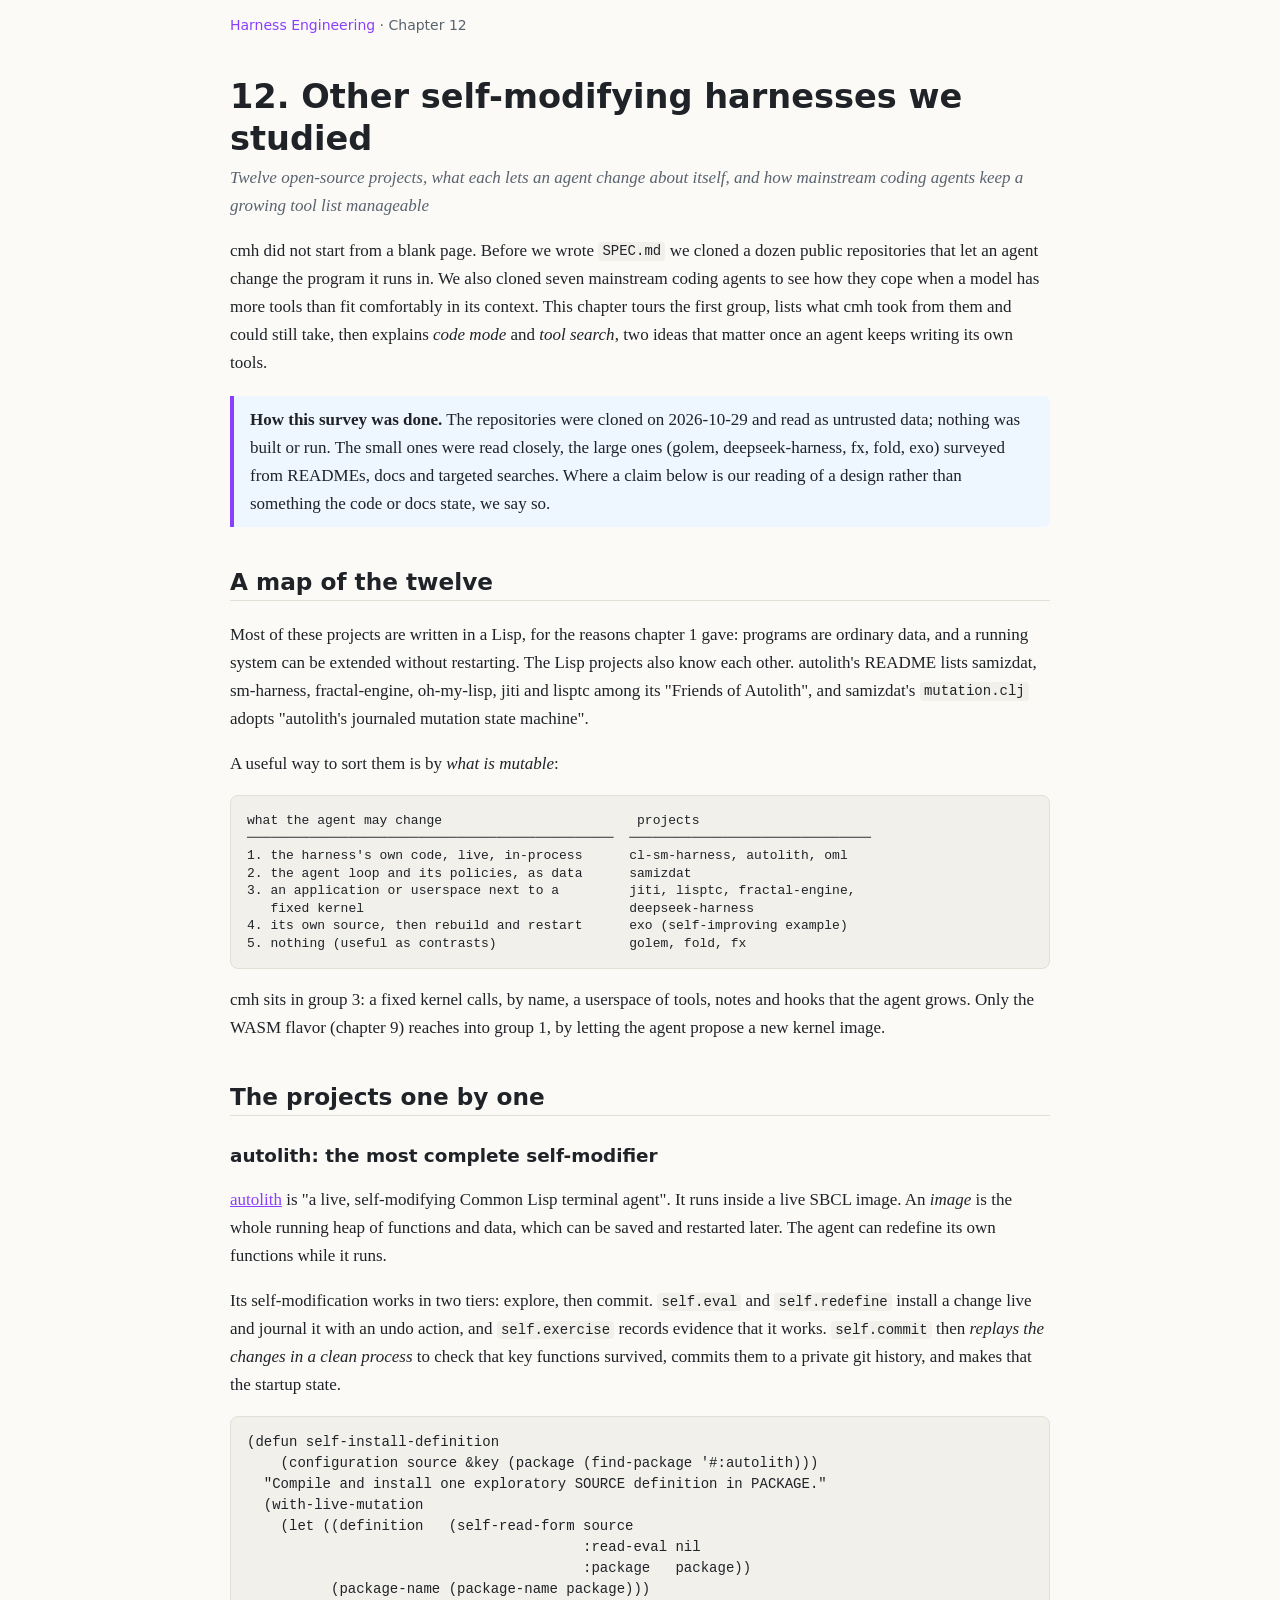
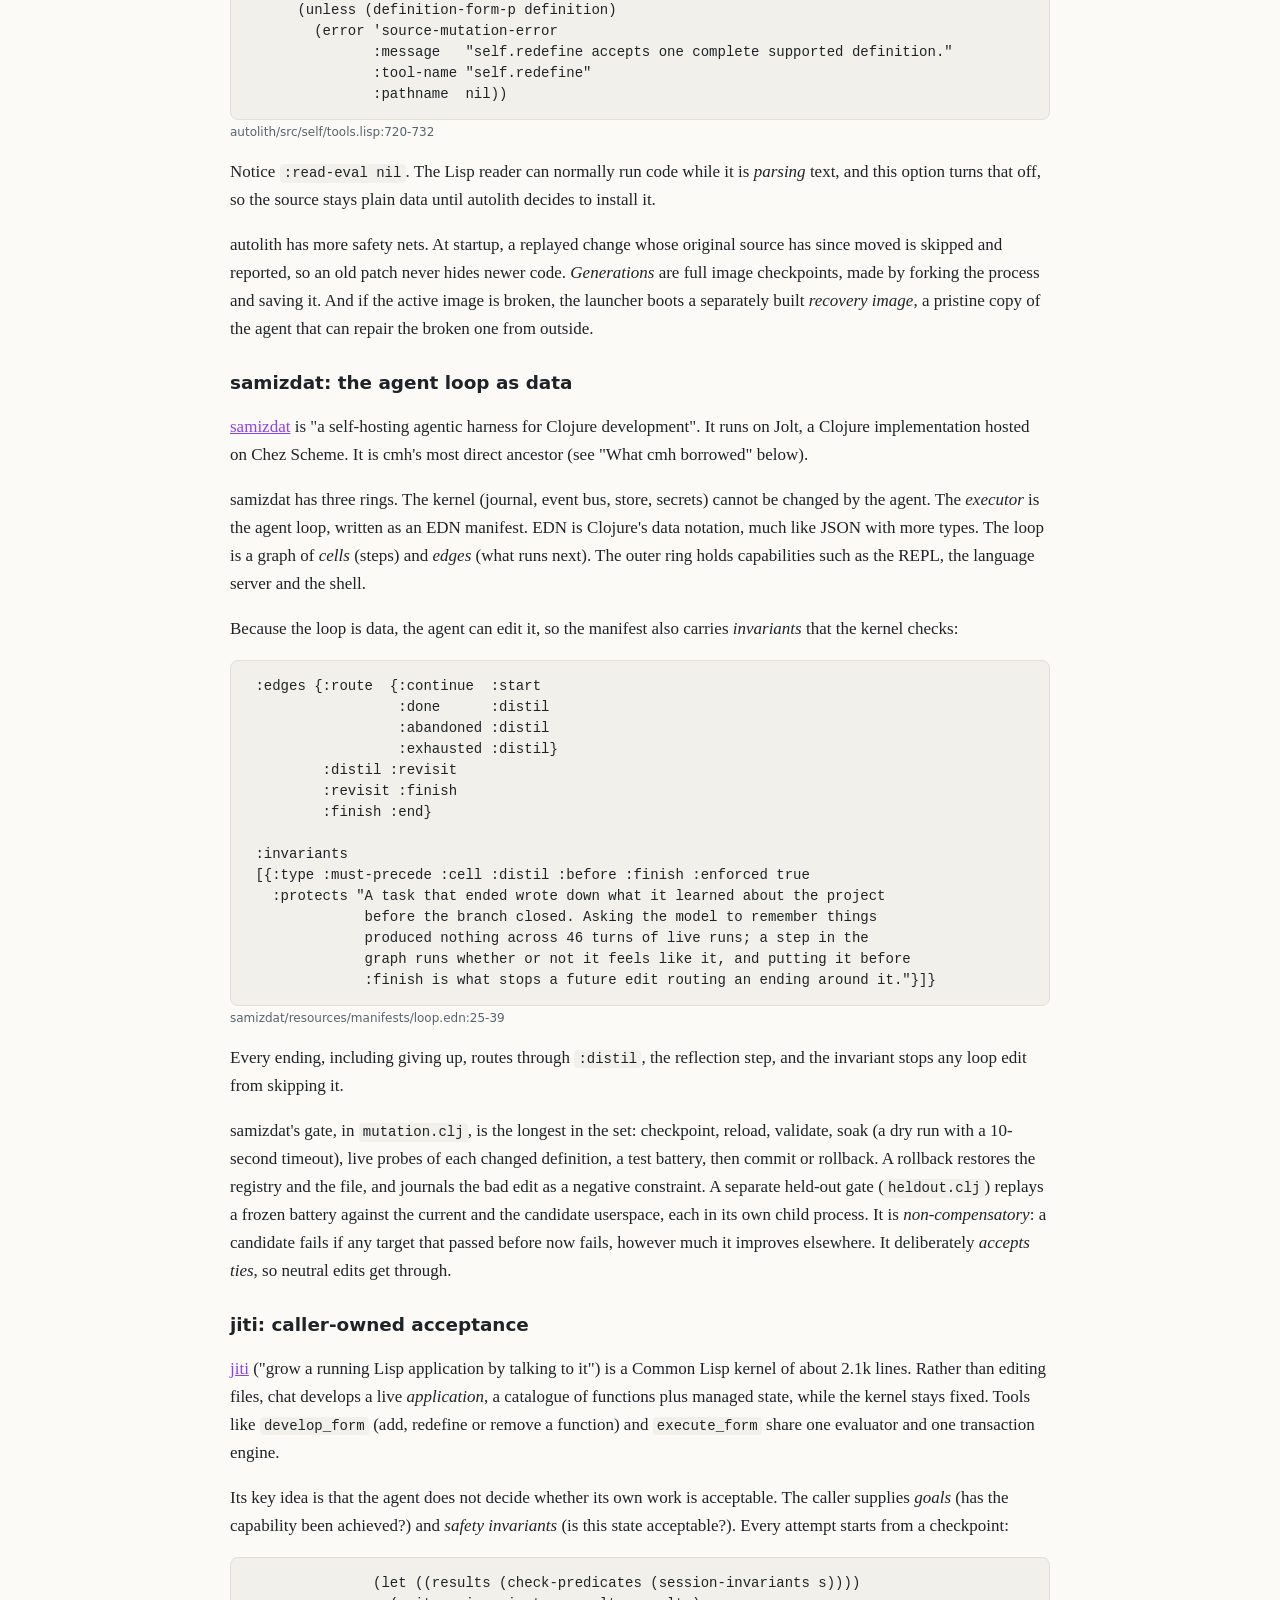
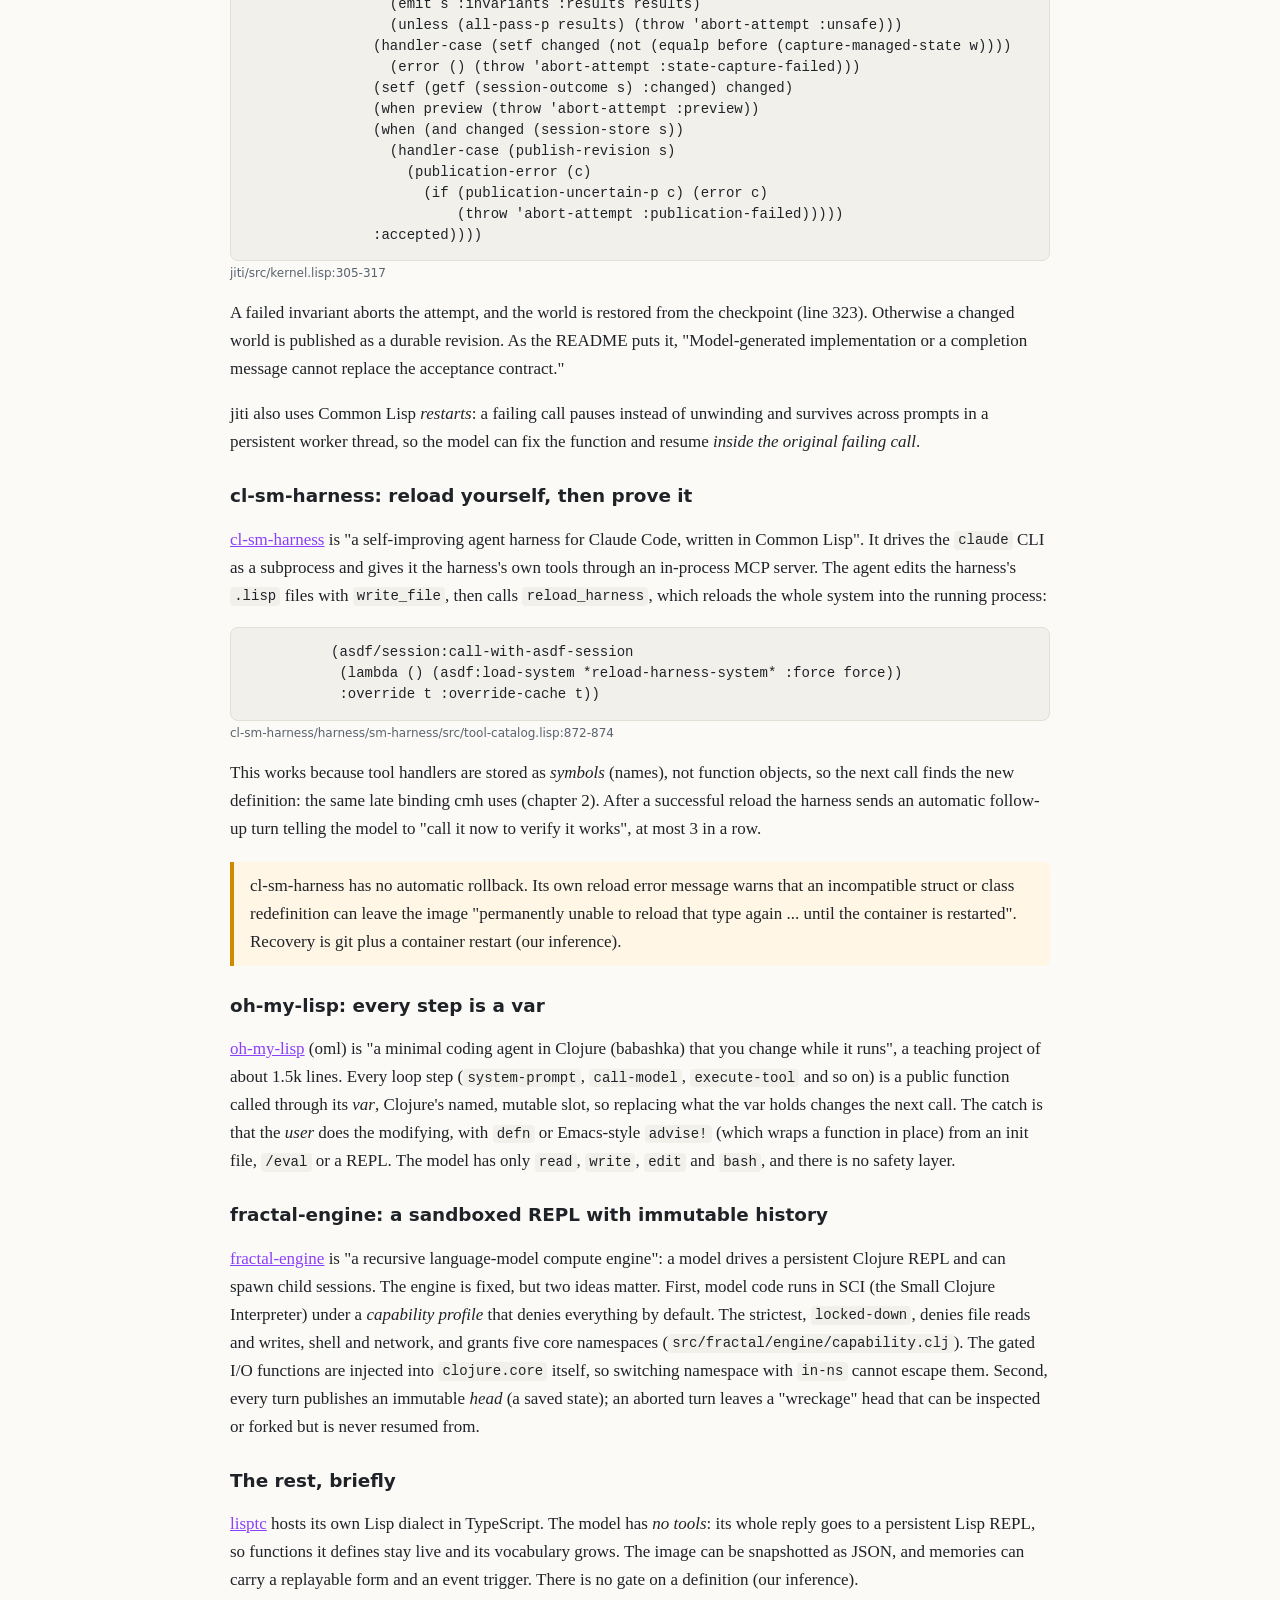
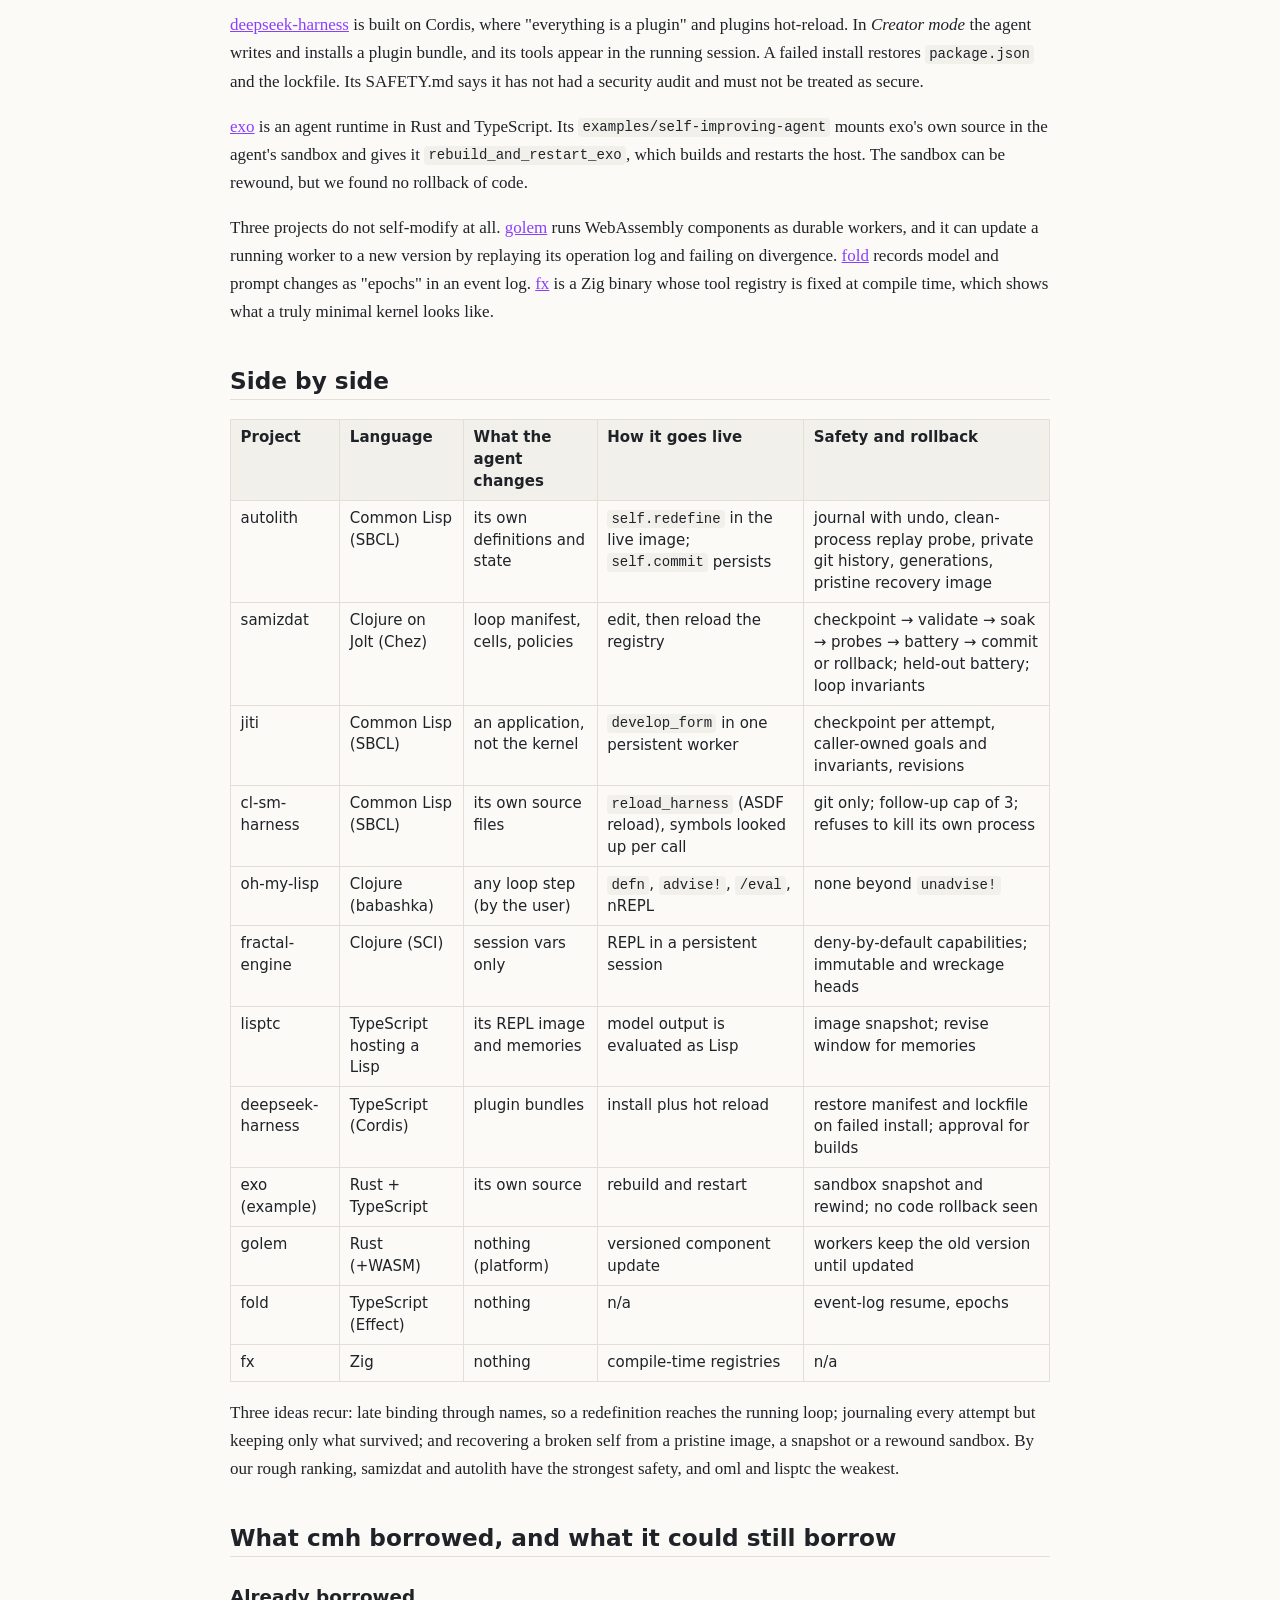
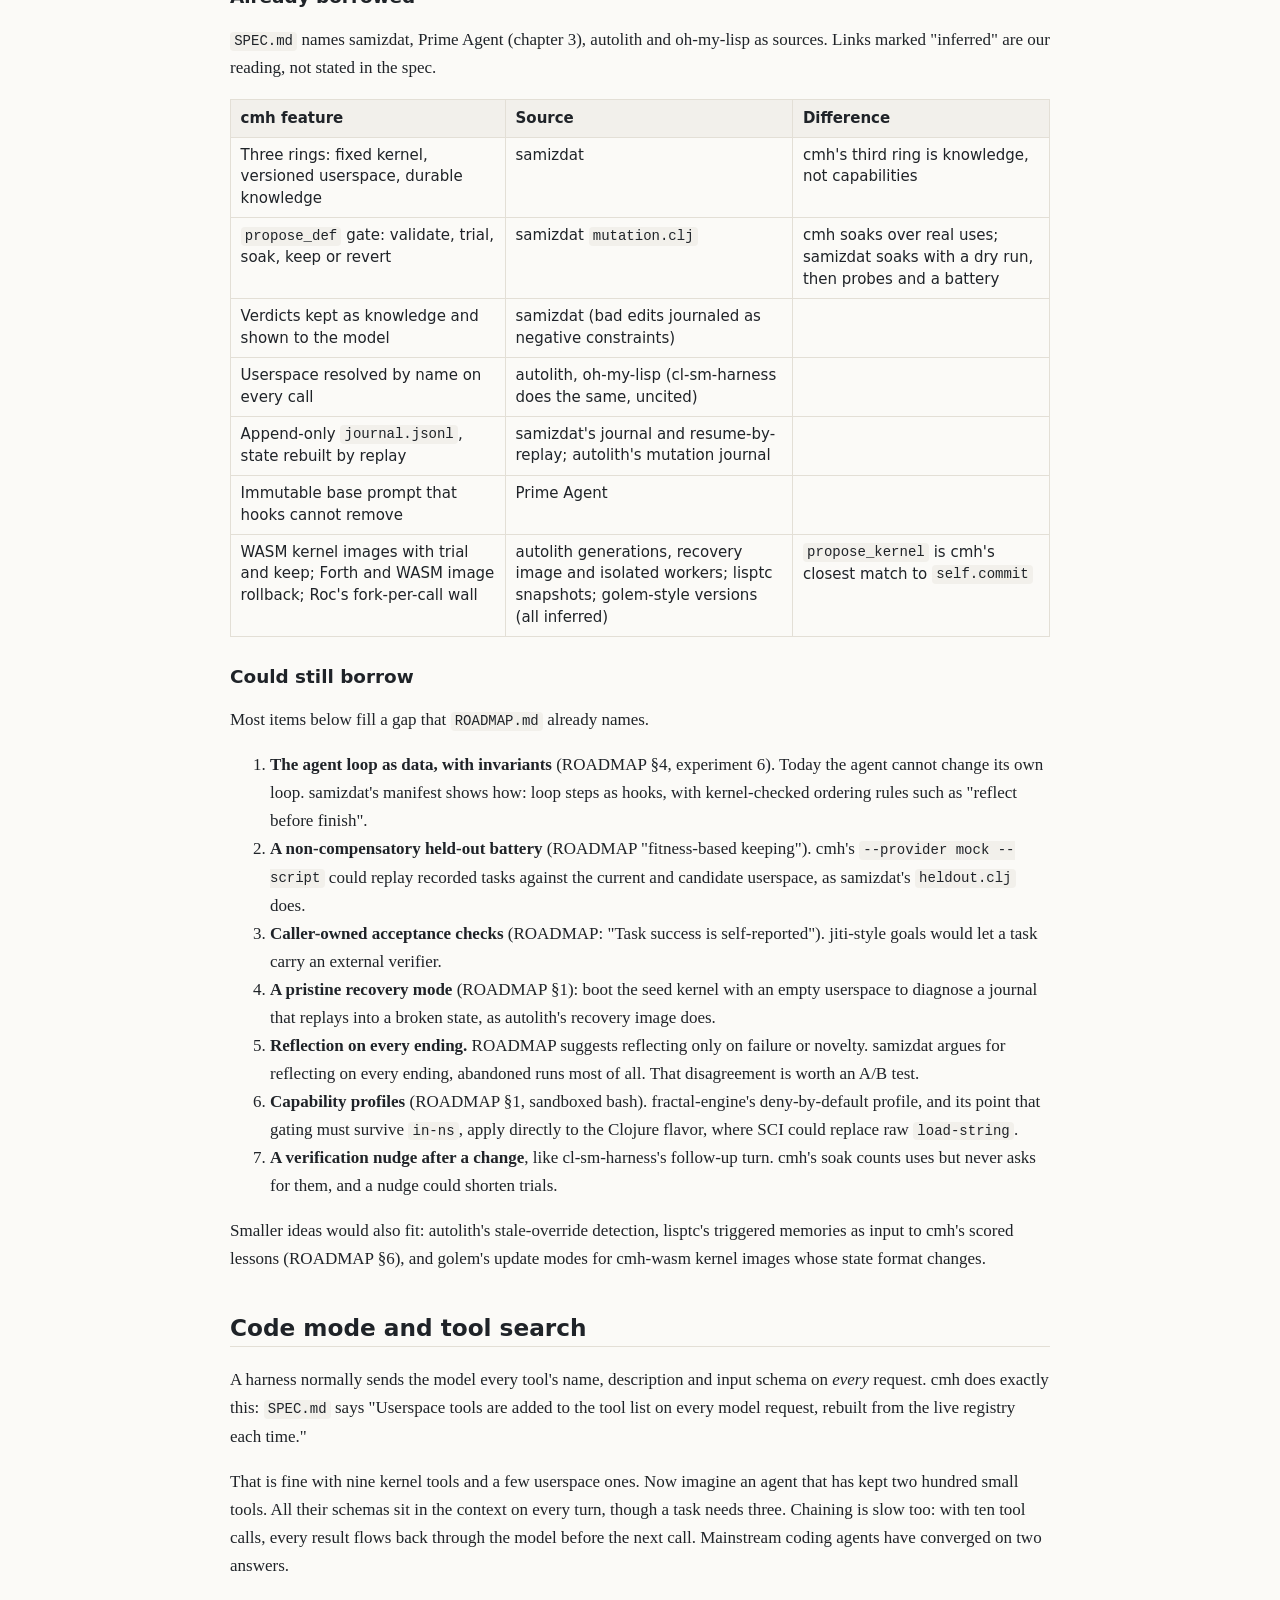
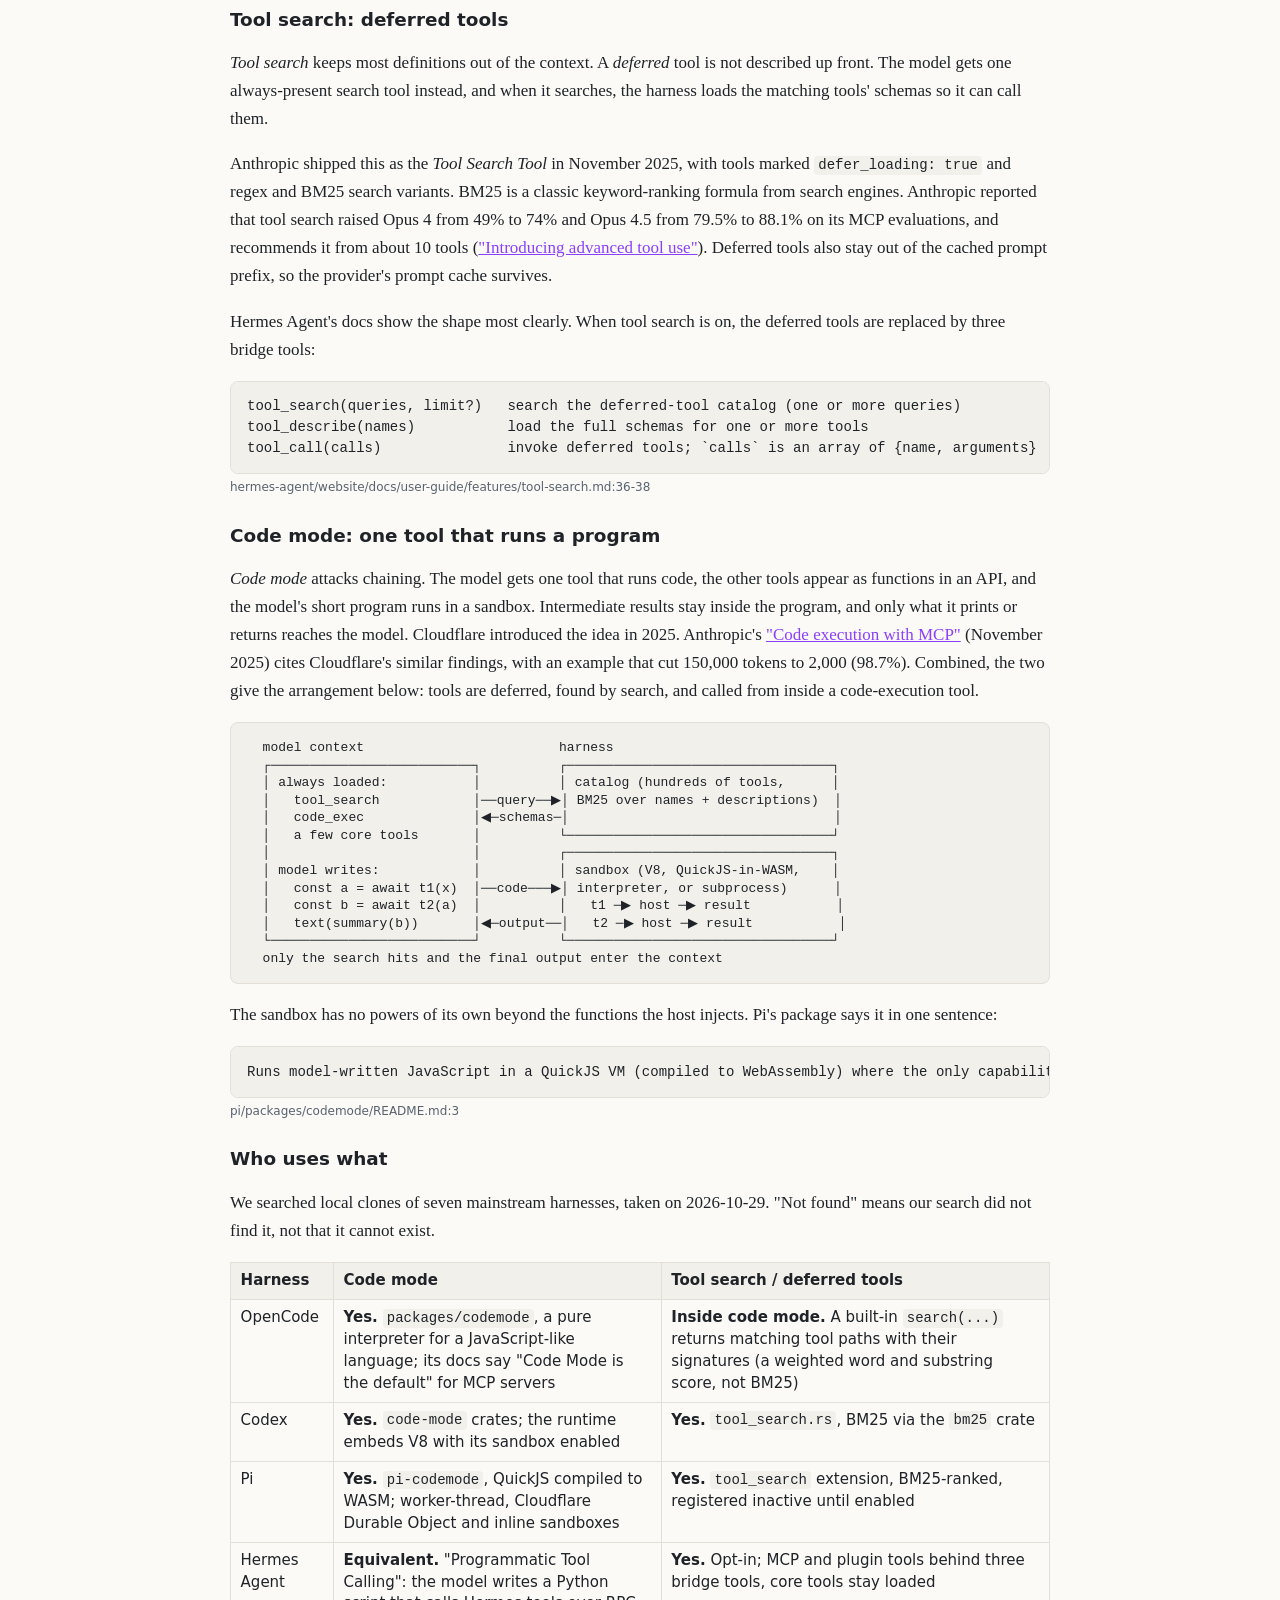
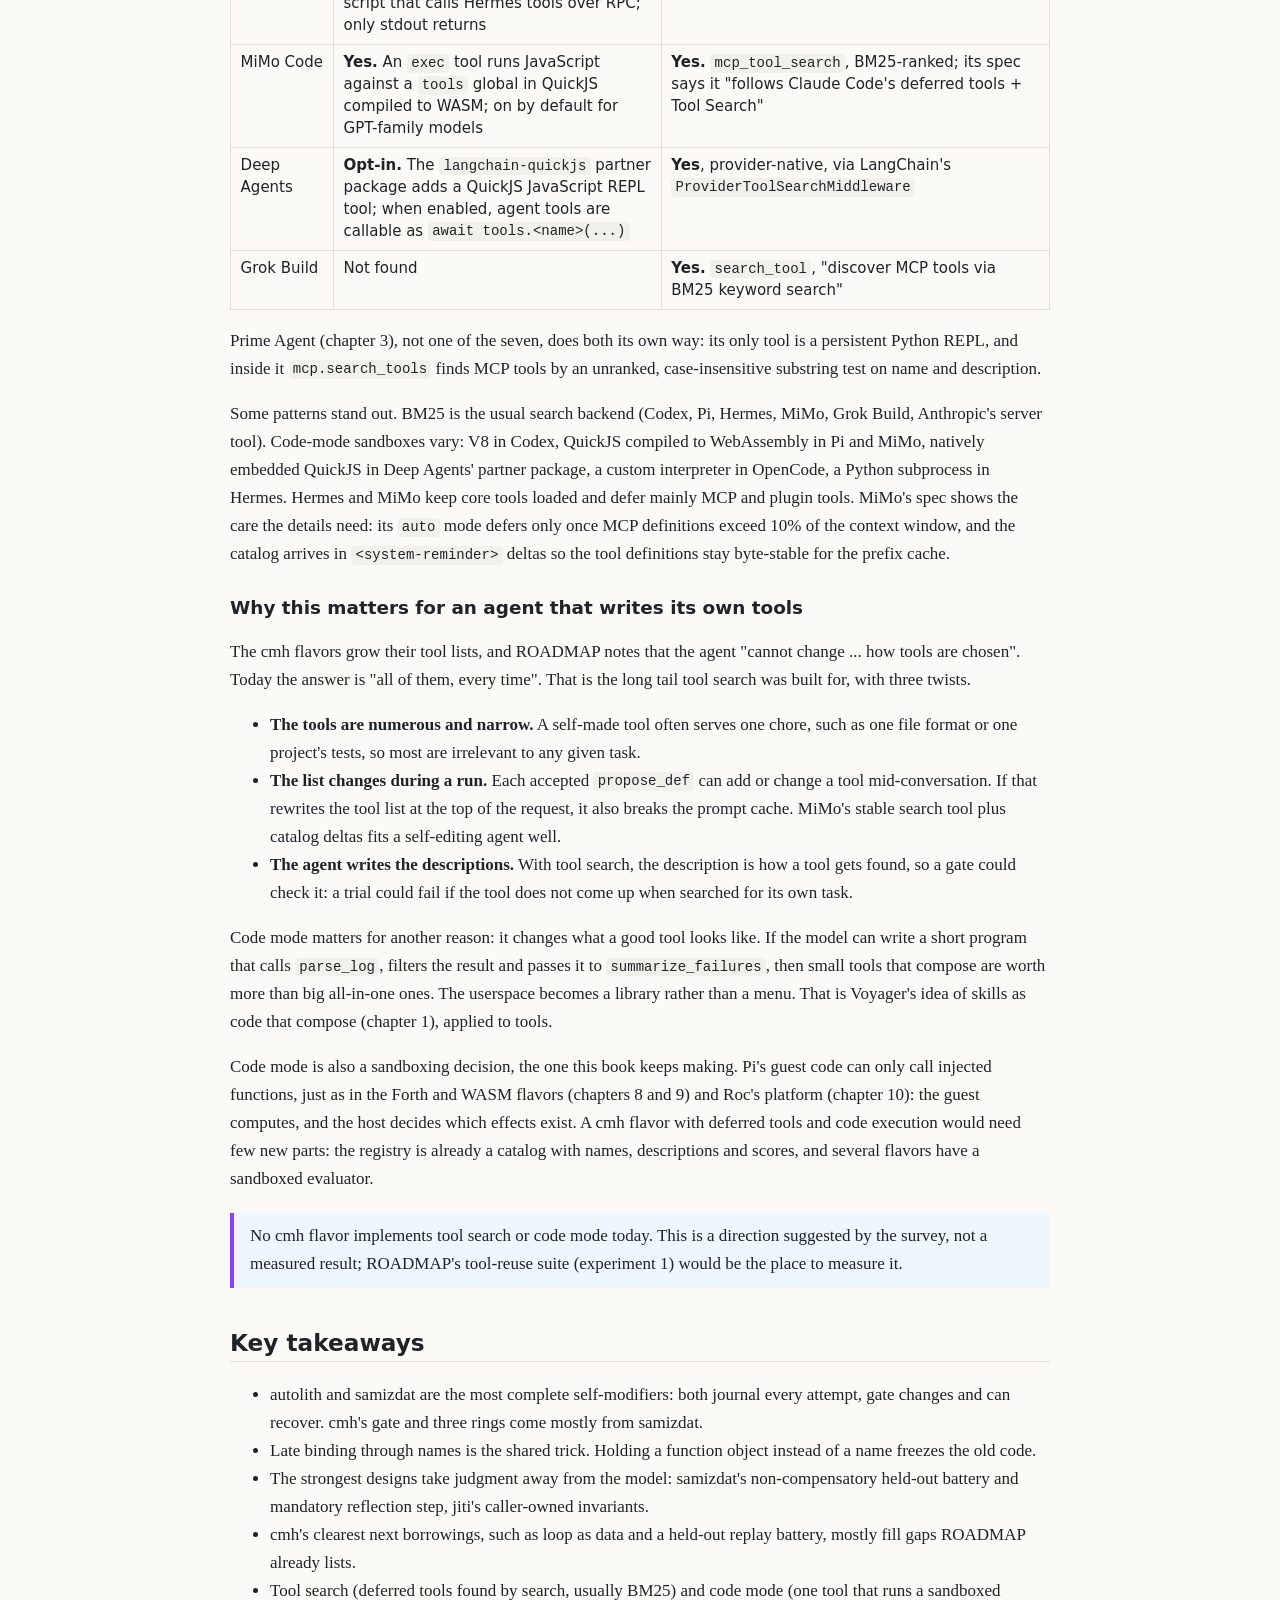
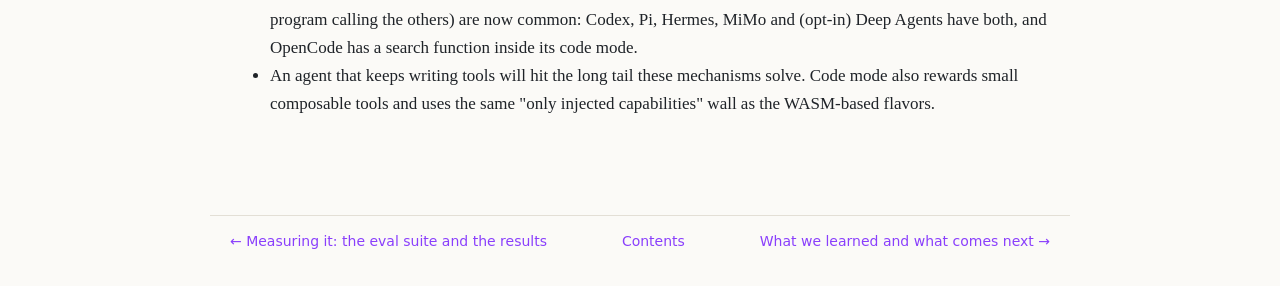
<file: book/12-other-harnesses.html>
<!doctype html>
<html lang="en"><head><meta charset="utf-8">
<meta name="viewport" content="width=device-width, initial-scale=1">
<title>12. Other self-modifying harnesses we studied · Harness Engineering</title>
<link rel="stylesheet" href="style.css"></head><body>
<header class="book"><a href="index.html">Harness Engineering</a> · Chapter 12</header>
<main>
<h1>12. Other self-modifying harnesses we studied</h1>
<p class="subtitle">Twelve open-source projects, what each lets an agent change about itself, and how mainstream coding agents keep a growing tool list manageable</p>

<p>cmh did not start from a blank page. Before we wrote <code>SPEC.md</code> we cloned a dozen
public repositories that let an agent change the program it runs in. We also cloned seven
mainstream coding agents to see how they cope when a model has more tools than fit
comfortably in its context. This chapter tours the first group, lists what cmh took from
them and could still take, then explains <em>code mode</em> and <em>tool search</em>, two
ideas that matter once an agent keeps writing its own tools.</p>

<div class="note">
<strong>How this survey was done.</strong> The repositories were cloned on 2026-10-29
and read as untrusted data; nothing was built or run. The small ones were read closely, the
large ones (golem, deepseek-harness, fx, fold, exo) surveyed from READMEs, docs and
targeted searches. Where a claim below is our reading
of a design rather than something the code or docs state, we say so.
</div>

<h2>A map of the twelve</h2>

<p>Most of these projects are written in a Lisp, for the reasons chapter 1 gave: programs
are ordinary data, and a running system can be extended without restarting. The Lisp
projects also know each other. autolith's README lists samizdat, sm-harness,
fractal-engine, oh-my-lisp, jiti and lisptc among its "Friends of Autolith", and
samizdat's <code>mutation.clj</code> adopts "autolith's journaled mutation state machine".</p>

<p>A useful way to sort them is by <em>what is mutable</em>:</p>

<div class="diagram">what the agent may change                         projects
───────────────────────────────────────────────  ───────────────────────────────
1. the harness's own code, live, in-process      cl-sm-harness, autolith, oml
2. the agent loop and its policies, as data      samizdat
3. an application or userspace next to a         jiti, lisptc, fractal-engine,
   fixed kernel                                  deepseek-harness
4. its own source, then rebuild and restart      exo (self-improving example)
5. nothing (useful as contrasts)                 golem, fold, fx</div>

<p>cmh sits in group 3: a fixed kernel calls, by name, a userspace of tools, notes and
hooks that the agent grows. Only the WASM flavor (chapter 9) reaches into group 1, by
letting the agent propose a new kernel image.</p>

<h2>The projects one by one</h2>

<h3>autolith: the most complete self-modifier</h3>

<p><a href="https://github.com/lambda-symbolics/autolith">autolith</a> is "a live,
self-modifying Common Lisp terminal agent". It runs inside a live SBCL image. An
<em>image</em> is the whole running heap of functions and data, which can be saved and
restarted later. The agent can redefine its own functions while it runs.</p>

<p>Its self-modification works in two tiers: explore, then commit. <code>self.eval</code>
and <code>self.redefine</code> install a change live and journal it with an undo action, and
<code>self.exercise</code> records evidence that it works. <code>self.commit</code> then
<em>replays the changes in a clean process</em> to check that key functions survived,
commits them to a private git history, and makes that the startup state.</p>

<pre><code>(defun self-install-definition
    (configuration source &amp;key (package (find-package '#:autolith)))
  "Compile and install one exploratory SOURCE definition in PACKAGE."
  (with-live-mutation
    (let ((definition   (self-read-form source
                                        :read-eval nil
                                        :package   package))
          (package-name (package-name package)))
      (unless (definition-form-p definition)
        (error 'source-mutation-error
               :message   "self.redefine accepts one complete supported definition."
               :tool-name "self.redefine"
               :pathname  nil))</code></pre>
<span class="src">autolith/src/self/tools.lisp:720-732</span>

<p>Notice <code>:read-eval nil</code>. The Lisp reader can normally run code while it is
<em>parsing</em> text, and this option turns that off, so the source stays plain data until
autolith decides to install it.</p>

<p>autolith has more safety nets. At startup, a replayed change whose original source has
since moved is skipped and reported, so an old patch never hides newer code.
<em>Generations</em> are full image checkpoints, made by forking the process and saving
it. And if the active image is broken, the launcher boots a separately built
<em>recovery image</em>, a pristine copy of the agent that can repair the broken one from
outside.</p>

<h3>samizdat: the agent loop as data</h3>

<p><a href="https://github.com/yogthos/samizdat">samizdat</a> is "a self-hosting agentic
harness for Clojure development". It runs on Jolt, a Clojure implementation hosted on
Chez Scheme. It is cmh's most direct ancestor (see "What cmh borrowed" below).</p>

<p>samizdat has three rings. The kernel (journal, event bus, store, secrets) cannot be
changed by the agent. The <em>executor</em> is the agent loop, written as an EDN manifest.
EDN is Clojure's data notation, much like JSON with more types. The loop is a graph of
<em>cells</em> (steps) and <em>edges</em> (what runs next). The outer ring holds
capabilities such as the REPL, the language server and the shell.</p>

<p>Because the loop is data, the agent can edit it, so the manifest also carries
<em>invariants</em> that the kernel checks:</p>

<pre><code> :edges {:route  {:continue  :start
                  :done      :distil
                  :abandoned :distil
                  :exhausted :distil}
         :distil :revisit
         :revisit :finish
         :finish :end}

 :invariants
 [{:type :must-precede :cell :distil :before :finish :enforced true
   :protects "A task that ended wrote down what it learned about the project
              before the branch closed. Asking the model to remember things
              produced nothing across 46 turns of live runs; a step in the
              graph runs whether or not it feels like it, and putting it before
              :finish is what stops a future edit routing an ending around it."}]}</code></pre>
<span class="src">samizdat/resources/manifests/loop.edn:25-39</span>

<p>Every ending, including giving up, routes through <code>:distil</code>, the reflection
step, and the invariant stops any loop edit from skipping it.</p>

<p>samizdat's gate, in <code>mutation.clj</code>, is the longest in the set: checkpoint,
reload, validate, soak (a dry run with a 10-second timeout), live probes of each changed
definition, a test battery, then commit or rollback. A rollback restores the registry and
the file, and journals the bad edit as a negative constraint. A separate held-out gate
(<code>heldout.clj</code>) replays a frozen battery against the current and the candidate
userspace, each in its own child process. It is <em>non-compensatory</em>: a candidate
fails if any target that passed before now fails, however much it improves elsewhere. It
deliberately <em>accepts ties</em>, so neutral edits get through.</p>

<h3>jiti: caller-owned acceptance</h3>

<p><a href="https://github.com/ghuntley/jiti">jiti</a> ("grow a running Lisp application by
talking to it") is a Common Lisp kernel of about 2.1k lines. Rather than editing files,
chat develops a live <em>application</em>, a catalogue of functions plus managed
state, while the kernel stays fixed. Tools like <code>develop_form</code> (add, redefine or
remove a function) and <code>execute_form</code> share one evaluator and one transaction
engine.</p>

<p>Its key idea is that the agent does not decide whether its own work is acceptable. The
caller supplies <em>goals</em> (has the capability been achieved?) and <em>safety
invariants</em> (is this state acceptable?). Every attempt starts from a checkpoint:</p>

<pre><code>               (let ((results (check-predicates (session-invariants s))))
                 (emit s :invariants :results results)
                 (unless (all-pass-p results) (throw 'abort-attempt :unsafe)))
               (handler-case (setf changed (not (equalp before (capture-managed-state w))))
                 (error () (throw 'abort-attempt :state-capture-failed)))
               (setf (getf (session-outcome s) :changed) changed)
               (when preview (throw 'abort-attempt :preview))
               (when (and changed (session-store s))
                 (handler-case (publish-revision s)
                   (publication-error (c)
                     (if (publication-uncertain-p c) (error c)
                         (throw 'abort-attempt :publication-failed)))))
               :accepted))))</code></pre>
<span class="src">jiti/src/kernel.lisp:305-317</span>

<p>A failed invariant aborts the attempt, and the world is restored from the checkpoint
(line 323). Otherwise a changed world is published as a durable revision. As the README
puts it, "Model-generated implementation or a completion message cannot replace the
acceptance contract."</p>

<p>jiti also uses Common Lisp <em>restarts</em>: a failing call pauses instead of
unwinding and survives across prompts in a persistent worker thread, so the model can fix
the function and resume <em>inside the original failing call</em>.</p>

<h3>cl-sm-harness: reload yourself, then prove it</h3>

<p><a href="https://github.com/browep/cl-sm-harness">cl-sm-harness</a> is "a self-improving
agent harness for Claude Code, written in Common Lisp". It drives the <code>claude</code>
CLI as a subprocess and gives it the harness's own tools through an in-process MCP server.
The agent edits the harness's <code>.lisp</code> files with <code>write_file</code>, then
calls <code>reload_harness</code>, which reloads the whole system into the running process:</p>

<pre><code>          (asdf/session:call-with-asdf-session
           (lambda () (asdf:load-system *reload-harness-system* :force force))
           :override t :override-cache t))</code></pre>
<span class="src">cl-sm-harness/harness/sm-harness/src/tool-catalog.lisp:872-874</span>

<p>This works because tool handlers are stored as <em>symbols</em> (names), not function
objects, so the next call finds the new definition: the same late binding cmh uses
(chapter 2). After a successful reload the harness sends an automatic follow-up turn
telling the model to "call it now to verify it works", at most 3 in a row.</p>

<div class="warn">cl-sm-harness has no automatic rollback. Its own reload error message
warns that an incompatible struct or class redefinition can leave the image "permanently
unable to reload that type again ... until the container is restarted". Recovery is git
plus a container restart (our inference).</div>

<h3>oh-my-lisp: every step is a var</h3>

<p><a href="https://github.com/sm-th/oh-my-lisp">oh-my-lisp</a> (oml) is "a minimal coding
agent in Clojure (babashka) that you change while it runs", a teaching project of about
1.5k lines. Every loop step (<code>system-prompt</code>, <code>call-model</code>,
<code>execute-tool</code> and so on) is a public function called through its
<em>var</em>, Clojure's named, mutable slot, so replacing what the var holds changes the
next call. The catch is that the <em>user</em> does the modifying, with <code>defn</code> or
Emacs-style <code>advise!</code> (which wraps a function in place) from an init file,
<code>/eval</code> or a REPL. The model has only <code>read</code>, <code>write</code>,
<code>edit</code> and <code>bash</code>, and there is no safety layer.</p>

<h3>fractal-engine: a sandboxed REPL with immutable history</h3>

<p><a href="https://github.com/DeadMeme5441/fractal-engine">fractal-engine</a> is "a
recursive language-model compute engine": a model drives a persistent Clojure REPL and can
spawn child sessions. The engine is fixed, but two ideas matter. First, model code runs in
SCI (the Small Clojure Interpreter) under a <em>capability profile</em> that denies
everything by default. The strictest, <code>locked-down</code>, denies file reads and
writes, shell and network, and grants five core namespaces
(<code>src/fractal/engine/capability.clj</code>). The gated I/O functions are injected into
<code>clojure.core</code> itself, so switching namespace with <code>in-ns</code> cannot
escape them. Second, every turn publishes an immutable <em>head</em> (a saved state); an
aborted turn leaves a "wreckage" head that can be inspected or forked but is never resumed
from.</p>

<h3>The rest, briefly</h3>

<p><a href="https://github.com/1hachem/lisptc">lisptc</a> hosts its own Lisp dialect in
TypeScript. The model has <em>no tools</em>: its whole reply goes to a persistent Lisp REPL,
so functions it defines stay live and its vocabulary grows. The image can be snapshotted
as JSON, and memories can carry a replayable form and an event trigger. There is no gate on
a definition (our inference).</p>

<p><a href="https://github.com/deepseek-ai/deepseek-harness">deepseek-harness</a> is built on
Cordis, where "everything is a plugin" and plugins hot-reload. In <em>Creator mode</em> the
agent writes and installs a plugin bundle, and its tools appear in the running session. A
failed install restores <code>package.json</code> and the lockfile. Its SAFETY.md says it has not
had a security audit and must not be treated as secure.</p>

<p><a href="https://github.com/exoharness/exo">exo</a> is an agent runtime in Rust and
TypeScript. Its <code>examples/self-improving-agent</code> mounts exo's own source in the
agent's sandbox and gives it <code>rebuild_and_restart_exo</code>, which builds and
restarts the host. The sandbox can be rewound, but we found no rollback of code.</p>

<p>Three projects do not self-modify at all. <a href="https://github.com/golemcloud/golem">golem</a>
runs WebAssembly components as durable workers, and it can update a running worker to a new
version by replaying its operation log and failing on divergence.
<a href="https://github.com/humanlayer/fold">fold</a> records model and prompt changes as
"epochs" in an event log. <a href="https://github.com/vercel-labs/fx">fx</a> is a Zig binary
whose tool registry is fixed at compile time, which shows what a truly minimal kernel looks like.</p>

<h2>Side by side</h2>

<table>
<tr><th>Project</th><th>Language</th><th>What the agent changes</th><th>How it goes live</th><th>Safety and rollback</th></tr>
<tr><td>autolith</td><td>Common Lisp (SBCL)</td><td>its own definitions and state</td><td><code>self.redefine</code> in the live image; <code>self.commit</code> persists</td><td>journal with undo, clean-process replay probe, private git history, generations, pristine recovery image</td></tr>
<tr><td>samizdat</td><td>Clojure on Jolt (Chez)</td><td>loop manifest, cells, policies</td><td>edit, then reload the registry</td><td>checkpoint → validate → soak → probes → battery → commit or rollback; held-out battery; loop invariants</td></tr>
<tr><td>jiti</td><td>Common Lisp (SBCL)</td><td>an application, not the kernel</td><td><code>develop_form</code> in one persistent worker</td><td>checkpoint per attempt, caller-owned goals and invariants, revisions</td></tr>
<tr><td>cl-sm-harness</td><td>Common Lisp (SBCL)</td><td>its own source files</td><td><code>reload_harness</code> (ASDF reload), symbols looked up per call</td><td>git only; follow-up cap of 3; refuses to kill its own process</td></tr>
<tr><td>oh-my-lisp</td><td>Clojure (babashka)</td><td>any loop step (by the user)</td><td><code>defn</code>, <code>advise!</code>, <code>/eval</code>, nREPL</td><td>none beyond <code>unadvise!</code></td></tr>
<tr><td>fractal-engine</td><td>Clojure (SCI)</td><td>session vars only</td><td>REPL in a persistent session</td><td>deny-by-default capabilities; immutable and wreckage heads</td></tr>
<tr><td>lisptc</td><td>TypeScript hosting a Lisp</td><td>its REPL image and memories</td><td>model output is evaluated as Lisp</td><td>image snapshot; revise window for memories</td></tr>
<tr><td>deepseek-harness</td><td>TypeScript (Cordis)</td><td>plugin bundles</td><td>install plus hot reload</td><td>restore manifest and lockfile on failed install; approval for builds</td></tr>
<tr><td>exo (example)</td><td>Rust + TypeScript</td><td>its own source</td><td>rebuild and restart</td><td>sandbox snapshot and rewind; no code rollback seen</td></tr>
<tr><td>golem</td><td>Rust (+WASM)</td><td>nothing (platform)</td><td>versioned component update</td><td>workers keep the old version until updated</td></tr>
<tr><td>fold</td><td>TypeScript (Effect)</td><td>nothing</td><td>n/a</td><td>event-log resume, epochs</td></tr>
<tr><td>fx</td><td>Zig</td><td>nothing</td><td>compile-time registries</td><td>n/a</td></tr>
</table>

<p>Three ideas recur: late binding through names, so a redefinition reaches the running
loop; journaling every attempt but keeping only what survived; and recovering a broken self
from a pristine image, a snapshot or a rewound sandbox. By our rough ranking, samizdat and autolith have the
strongest safety, and oml and lisptc the weakest.</p>

<h2>What cmh borrowed, and what it could still borrow</h2>

<h3>Already borrowed</h3>

<p><code>SPEC.md</code> names samizdat, Prime Agent (chapter 3), autolith and oh-my-lisp as
sources. Links marked "inferred" are our reading, not stated in the spec.</p>

<table>
<tr><th>cmh feature</th><th>Source</th><th>Difference</th></tr>
<tr><td>Three rings: fixed kernel, versioned userspace, durable knowledge</td><td>samizdat</td><td>cmh's third ring is knowledge, not capabilities</td></tr>
<tr><td><code>propose_def</code> gate: validate, trial, soak, keep or revert</td><td>samizdat <code>mutation.clj</code></td><td>cmh soaks over real uses; samizdat soaks with a dry run, then probes and a battery</td></tr>
<tr><td>Verdicts kept as knowledge and shown to the model</td><td>samizdat (bad edits journaled as negative constraints)</td><td></td></tr>
<tr><td>Userspace resolved by name on every call</td><td>autolith, oh-my-lisp (cl-sm-harness does the same, uncited)</td><td></td></tr>
<tr><td>Append-only <code>journal.jsonl</code>, state rebuilt by replay</td><td>samizdat's journal and resume-by-replay; autolith's mutation journal</td><td></td></tr>
<tr><td>Immutable base prompt that hooks cannot remove</td><td>Prime Agent</td><td></td></tr>
<tr><td>WASM kernel images with trial and keep; Forth and WASM image rollback; Roc's fork-per-call wall</td><td>autolith generations, recovery image and isolated workers; lisptc snapshots; golem-style versions (all inferred)</td><td><code>propose_kernel</code> is cmh's closest match to <code>self.commit</code></td></tr>
</table>

<h3>Could still borrow</h3>

<p>Most items below fill a gap that <code>ROADMAP.md</code> already names.</p>

<ol>
<li><strong>The agent loop as data, with invariants</strong> (ROADMAP §4, experiment 6).
Today the agent cannot change its own loop. samizdat's manifest shows how: loop steps as hooks, with
kernel-checked ordering rules such as "reflect before finish".</li>
<li><strong>A non-compensatory held-out battery</strong> (ROADMAP "fitness-based
keeping"). cmh's <code>--provider mock --script</code> could replay recorded tasks against
the current and candidate userspace, as samizdat's <code>heldout.clj</code> does.</li>
<li><strong>Caller-owned acceptance checks</strong> (ROADMAP: "Task success is
self-reported"). jiti-style goals would let a task carry an external verifier.</li>
<li><strong>A pristine recovery mode</strong> (ROADMAP §1): boot the seed kernel with an
empty userspace to diagnose a journal that replays into a broken state, as autolith's
recovery image does.</li>
<li><strong>Reflection on every ending.</strong> ROADMAP suggests reflecting only on
failure or novelty. samizdat argues for reflecting on every ending, abandoned runs most of
all. That disagreement is worth an A/B test.</li>
<li><strong>Capability profiles</strong> (ROADMAP §1, sandboxed bash). fractal-engine's
deny-by-default profile, and its point that gating must survive <code>in-ns</code>, apply
directly to the Clojure flavor, where SCI could replace raw <code>load-string</code>.</li>
<li><strong>A verification nudge after a change</strong>, like cl-sm-harness's follow-up
turn. cmh's soak counts uses but never asks for them, and a nudge could shorten trials.</li>
</ol>

<p>Smaller ideas would also fit: autolith's stale-override detection, lisptc's triggered
memories as input to cmh's scored lessons (ROADMAP §6), and golem's update modes for
cmh-wasm kernel images whose state format changes.</p>

<h2>Code mode and tool search</h2>

<p>A harness normally sends the model every tool's name, description and input schema on
<em>every</em> request. cmh does exactly this:
<code>SPEC.md</code> says "Userspace tools are added to the tool list on every model
request, rebuilt from the live registry each time."</p>

<p>That is fine with nine kernel tools and a few userspace ones. Now imagine an agent that
has kept two hundred small tools. All their schemas sit in the context on every turn, though
a task needs three. Chaining is slow too: with ten tool calls, every result flows back
through the model before the next call. Mainstream coding agents have converged on two
answers.</p>

<h3>Tool search: deferred tools</h3>

<p><em>Tool search</em> keeps most definitions out of the context. A <em>deferred</em> tool
is not described up front. The model gets one always-present search tool instead, and when
it searches, the harness loads the matching tools' schemas so it can call them.</p>

<p>Anthropic shipped this as the <em>Tool Search Tool</em> in November 2025, with tools
marked <code>defer_loading: true</code> and regex and BM25 search variants. BM25 is a
classic keyword-ranking formula from search engines. Anthropic reported that tool search raised Opus 4 from 49% to 74% and Opus 4.5 from
79.5% to 88.1% on its MCP evaluations, and recommends it from about 10 tools
(<a href="https://www.anthropic.com/engineering/advanced-tool-use">"Introducing advanced tool use"</a>). Deferred tools
also stay out of the cached prompt prefix, so the provider's prompt cache survives.</p>

<p>Hermes Agent's docs show the shape most clearly. When tool search is on, the deferred
tools are replaced by three bridge tools:</p>

<pre><code>tool_search(queries, limit?)   search the deferred-tool catalog (one or more queries)
tool_describe(names)           load the full schemas for one or more tools
tool_call(calls)               invoke deferred tools; `calls` is an array of {name, arguments}</code></pre>
<span class="src">hermes-agent/website/docs/user-guide/features/tool-search.md:36-38</span>

<h3>Code mode: one tool that runs a program</h3>

<p><em>Code mode</em> attacks chaining. The model gets one tool that runs code, the other
tools appear as functions in an API, and the model's short program runs in a sandbox.
Intermediate results stay inside the program, and only what it prints or returns reaches
the model. Cloudflare introduced the idea in 2025. Anthropic's
<a href="https://www.anthropic.com/engineering/code-execution-with-mcp">"Code execution with MCP"</a>
(November 2025) cites Cloudflare's similar findings, with an example that cut 150,000 tokens
to 2,000 (98.7%).
Combined, the two give the arrangement below: tools are deferred, found by search, and
called from inside a code-execution tool.</p>

<div class="diagram">  model context                         harness
  ┌──────────────────────────┐          ┌──────────────────────────────────┐
  │ always loaded:           │          │ catalog (hundreds of tools,      │
  │   tool_search            │──query──▶│ BM25 over names + descriptions)  │
  │   code_exec              │◀─schemas─│                                  │
  │   a few core tools       │          └──────────────────────────────────┘
  │                          │          ┌──────────────────────────────────┐
  │ model writes:            │          │ sandbox (V8, QuickJS-in-WASM,    │
  │   const a = await t1(x)  │──code───▶│ interpreter, or subprocess)      │
  │   const b = await t2(a)  │          │   t1 ─▶ host ─▶ result           │
  │   text(summary(b))       │◀─output──│   t2 ─▶ host ─▶ result           │
  └──────────────────────────┘          └──────────────────────────────────┘
  only the search hits and the final output enter the context</div>

<p>The sandbox has no powers of its own beyond the functions the host injects. Pi's
package says it in one sentence:</p>

<pre><code>Runs model-written JavaScript in a QuickJS VM (compiled to WebAssembly) where the only capability is calling injected tools. Nested tool calls never enter the LLM context; only the script's output and return value do.</code></pre>
<span class="src">pi/packages/codemode/README.md:3</span>

<h3>Who uses what</h3>

<p>We searched local clones of seven mainstream harnesses, taken on 2026-10-29. "Not found"
means our search did not find it, not that it cannot exist.</p>

<table>
<tr><th>Harness</th><th>Code mode</th><th>Tool search / deferred tools</th></tr>
<tr><td>OpenCode</td><td><strong>Yes.</strong> <code>packages/codemode</code>, a pure interpreter for a JavaScript-like language; its docs say "Code Mode is the default" for MCP servers</td><td><strong>Inside code mode.</strong> A built-in <code>search(...)</code> returns matching tool paths with their signatures (a weighted word and substring score, not BM25)</td></tr>
<tr><td>Codex</td><td><strong>Yes.</strong> <code>code-mode</code> crates; the runtime embeds V8 with its sandbox enabled</td><td><strong>Yes.</strong> <code>tool_search.rs</code>, BM25 via the <code>bm25</code> crate</td></tr>
<tr><td>Pi</td><td><strong>Yes.</strong> <code>pi-codemode</code>, QuickJS compiled to WASM; worker-thread, Cloudflare Durable Object and inline sandboxes</td><td><strong>Yes.</strong> <code>tool_search</code> extension, BM25-ranked, registered inactive until enabled</td></tr>
<tr><td>Hermes Agent</td><td><strong>Equivalent.</strong> "Programmatic Tool Calling": the model writes a Python script that calls Hermes tools over RPC; only stdout returns</td><td><strong>Yes.</strong> Opt-in; MCP and plugin tools behind three bridge tools, core tools stay loaded</td></tr>
<tr><td>MiMo Code</td><td><strong>Yes.</strong> An <code>exec</code> tool runs JavaScript against a <code>tools</code> global in QuickJS compiled to WASM; on by default for GPT-family models</td><td><strong>Yes.</strong> <code>mcp_tool_search</code>, BM25-ranked; its spec says it "follows Claude Code's deferred tools + Tool Search"</td></tr>
<tr><td>Deep Agents</td><td><strong>Opt-in.</strong> The <code>langchain-quickjs</code> partner package adds a QuickJS JavaScript REPL tool; when enabled, agent tools are callable as <code>await tools.&lt;name&gt;(...)</code></td><td><strong>Yes</strong>, provider-native, via LangChain's <code>ProviderToolSearchMiddleware</code></td></tr>
<tr><td>Grok Build</td><td>Not found</td><td><strong>Yes.</strong> <code>search_tool</code>, "discover MCP tools via BM25 keyword search"</td></tr>
</table>

<p>Prime Agent (chapter 3), not one of the seven, does both its own way: its only tool is a
persistent Python REPL, and inside it <code>mcp.search_tools</code> finds MCP tools by an
unranked, case-insensitive substring test on name and description.</p>

<p>Some patterns stand out. BM25 is the usual search backend (Codex, Pi, Hermes, MiMo, Grok
Build, Anthropic's server tool). Code-mode sandboxes vary: V8 in Codex, QuickJS compiled to WebAssembly in Pi
and MiMo, natively embedded QuickJS in Deep Agents' partner package, a custom interpreter in
OpenCode, a Python subprocess in Hermes. Hermes and MiMo keep core tools loaded and defer
mainly MCP and plugin tools. MiMo's spec shows the
care the details need: its <code>auto</code> mode defers only once MCP definitions exceed
10% of the context window, and the catalog arrives in <code>&lt;system-reminder&gt;</code>
deltas so the tool definitions stay byte-stable for the prefix cache.</p>

<h3>Why this matters for an agent that writes its own tools</h3>

<p>The cmh flavors grow their tool lists, and ROADMAP notes that the agent "cannot
change ... how tools are chosen". Today the answer is "all of them, every time". That is the
long tail tool search was built for, with three twists.</p>

<ul>
<li><strong>The tools are numerous and narrow.</strong> A self-made tool often serves one
chore, such as one file format or one project's tests, so most are irrelevant to any given
task.</li>
<li><strong>The list changes during a run.</strong> Each accepted <code>propose_def</code>
can add or change a tool mid-conversation. If that rewrites the tool list at the top of the
request, it also breaks the prompt cache. MiMo's stable search tool plus catalog deltas fits
a self-editing agent well.</li>
<li><strong>The agent writes the descriptions.</strong> With tool search, the description is
how a tool gets found, so a gate could check it: a trial could fail if the tool does not
come up when searched for its own task.</li>
</ul>

<p>Code mode matters for another reason: it changes what a good tool looks like. If the
model can write a short program that calls <code>parse_log</code>, filters the result and
passes it to <code>summarize_failures</code>, then small tools that compose are worth more
than big all-in-one ones. The userspace becomes a library rather than a menu. That is
Voyager's idea of skills as code that compose (chapter 1), applied to tools.</p>

<p>Code mode is also a sandboxing decision, the one this book keeps making. Pi's guest
code can only call injected functions, just as in the Forth and WASM flavors (chapters 8
and 9) and Roc's platform (chapter 10): the guest computes, and the host decides which
effects exist. A cmh flavor with deferred tools and code execution would need few new
parts: the registry is already a catalog with names, descriptions and scores, and several
flavors have a sandboxed evaluator.</p>

<div class="note">No cmh flavor implements tool search or code mode today. This is a
direction suggested by the survey, not a measured result; ROADMAP's tool-reuse suite
(experiment 1) would be the place to measure it.</div>

<h2>Key takeaways</h2>
<ul>
<li>autolith and samizdat are the most complete self-modifiers: both journal every
attempt, gate changes and can recover. cmh's gate and three rings come mostly from
samizdat.</li>
<li>Late binding through names is the shared trick. Holding a function object instead of a
name freezes the old code.</li>
<li>The strongest designs take judgment away from the model: samizdat's non-compensatory
held-out battery and mandatory reflection step, jiti's caller-owned invariants.</li>
<li>cmh's clearest next borrowings, such as loop as data and a held-out replay battery,
mostly fill gaps ROADMAP already lists.</li>
<li>Tool search (deferred tools found by search, usually BM25) and code mode (one tool that
runs a sandboxed program calling the others) are now common: Codex, Pi, Hermes, MiMo and
(opt-in) Deep Agents have both, and OpenCode has a search function inside its code mode.</li>
<li>An agent that keeps writing tools will hit the long tail these mechanisms solve. Code
mode also rewards small composable tools and uses the same "only injected capabilities"
wall as the WASM-based flavors.</li>
</ul>
</main>
<footer class="nav"><a href="11-evals.html">← Measuring it: the eval suite and the results</a><a href="index.html">Contents</a><a href="13-lessons.html">What we learned and what comes next →</a></footer>
</body></html>
</file>
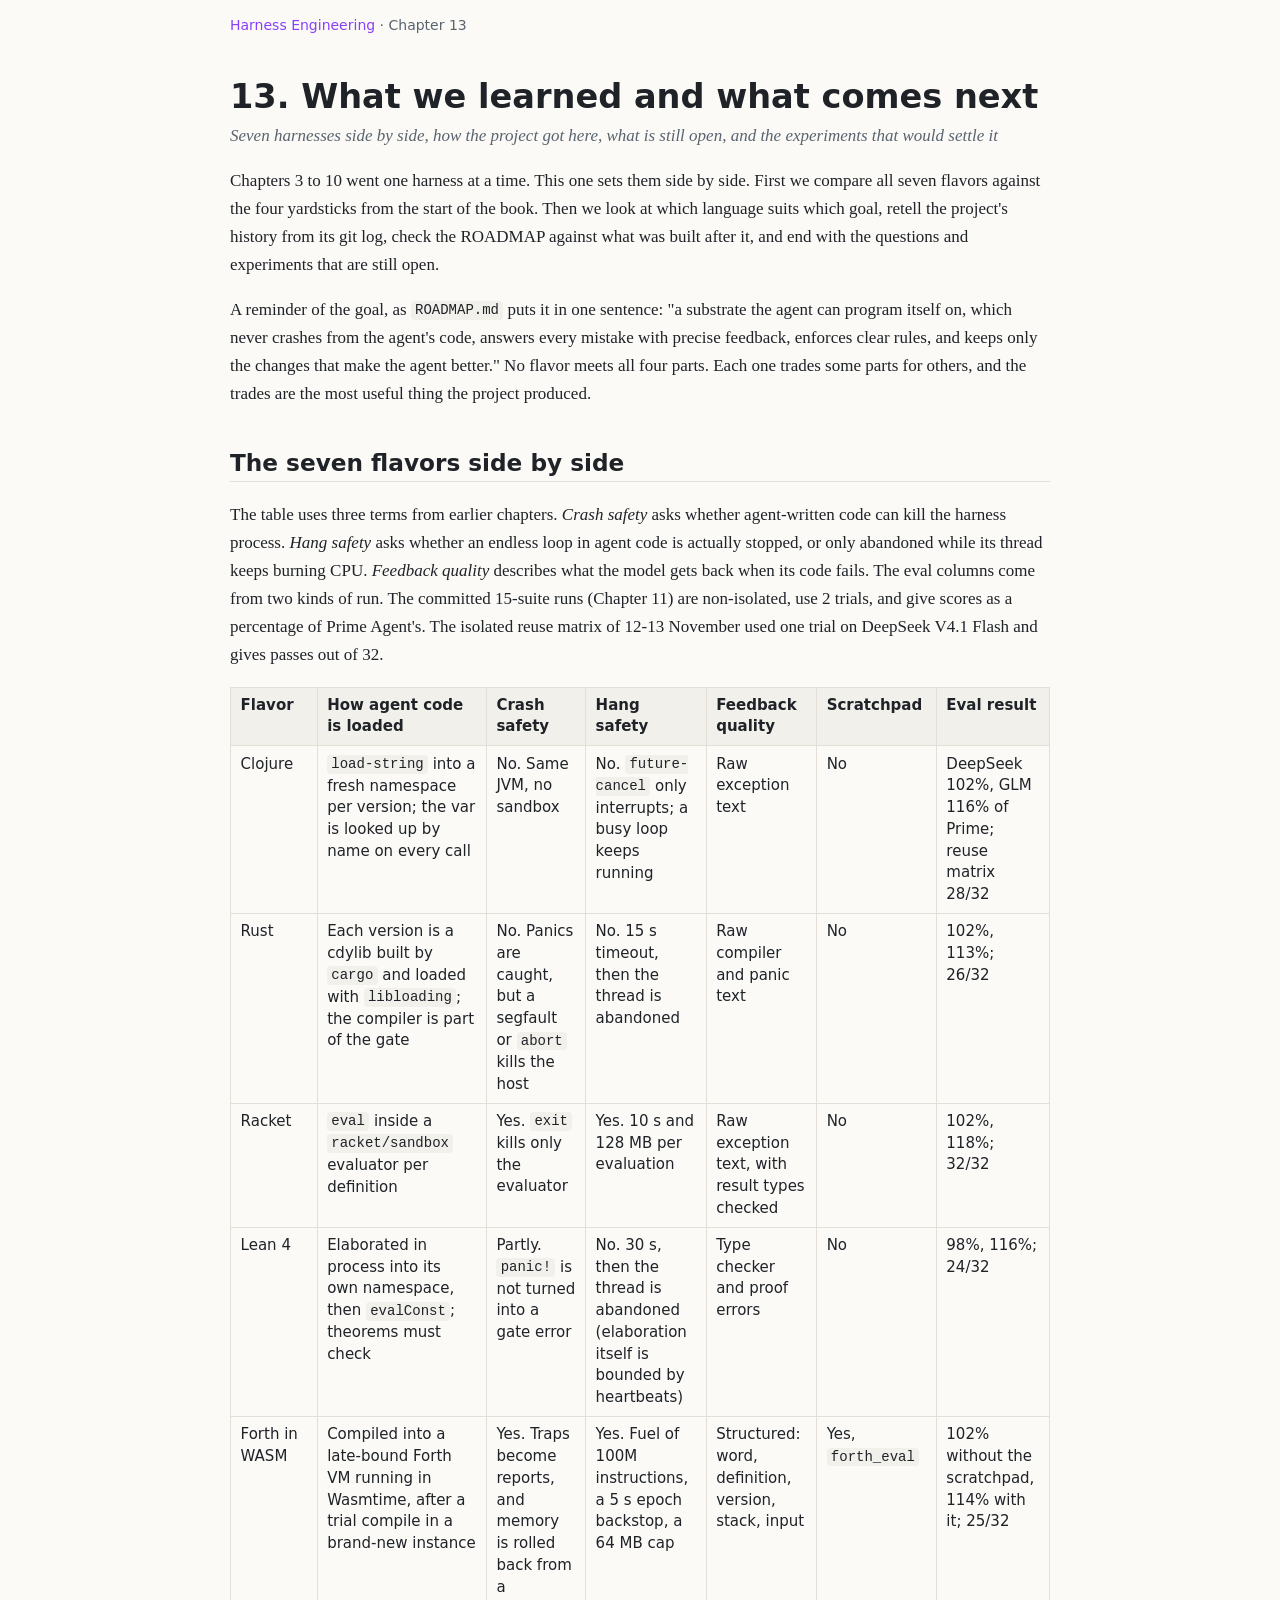
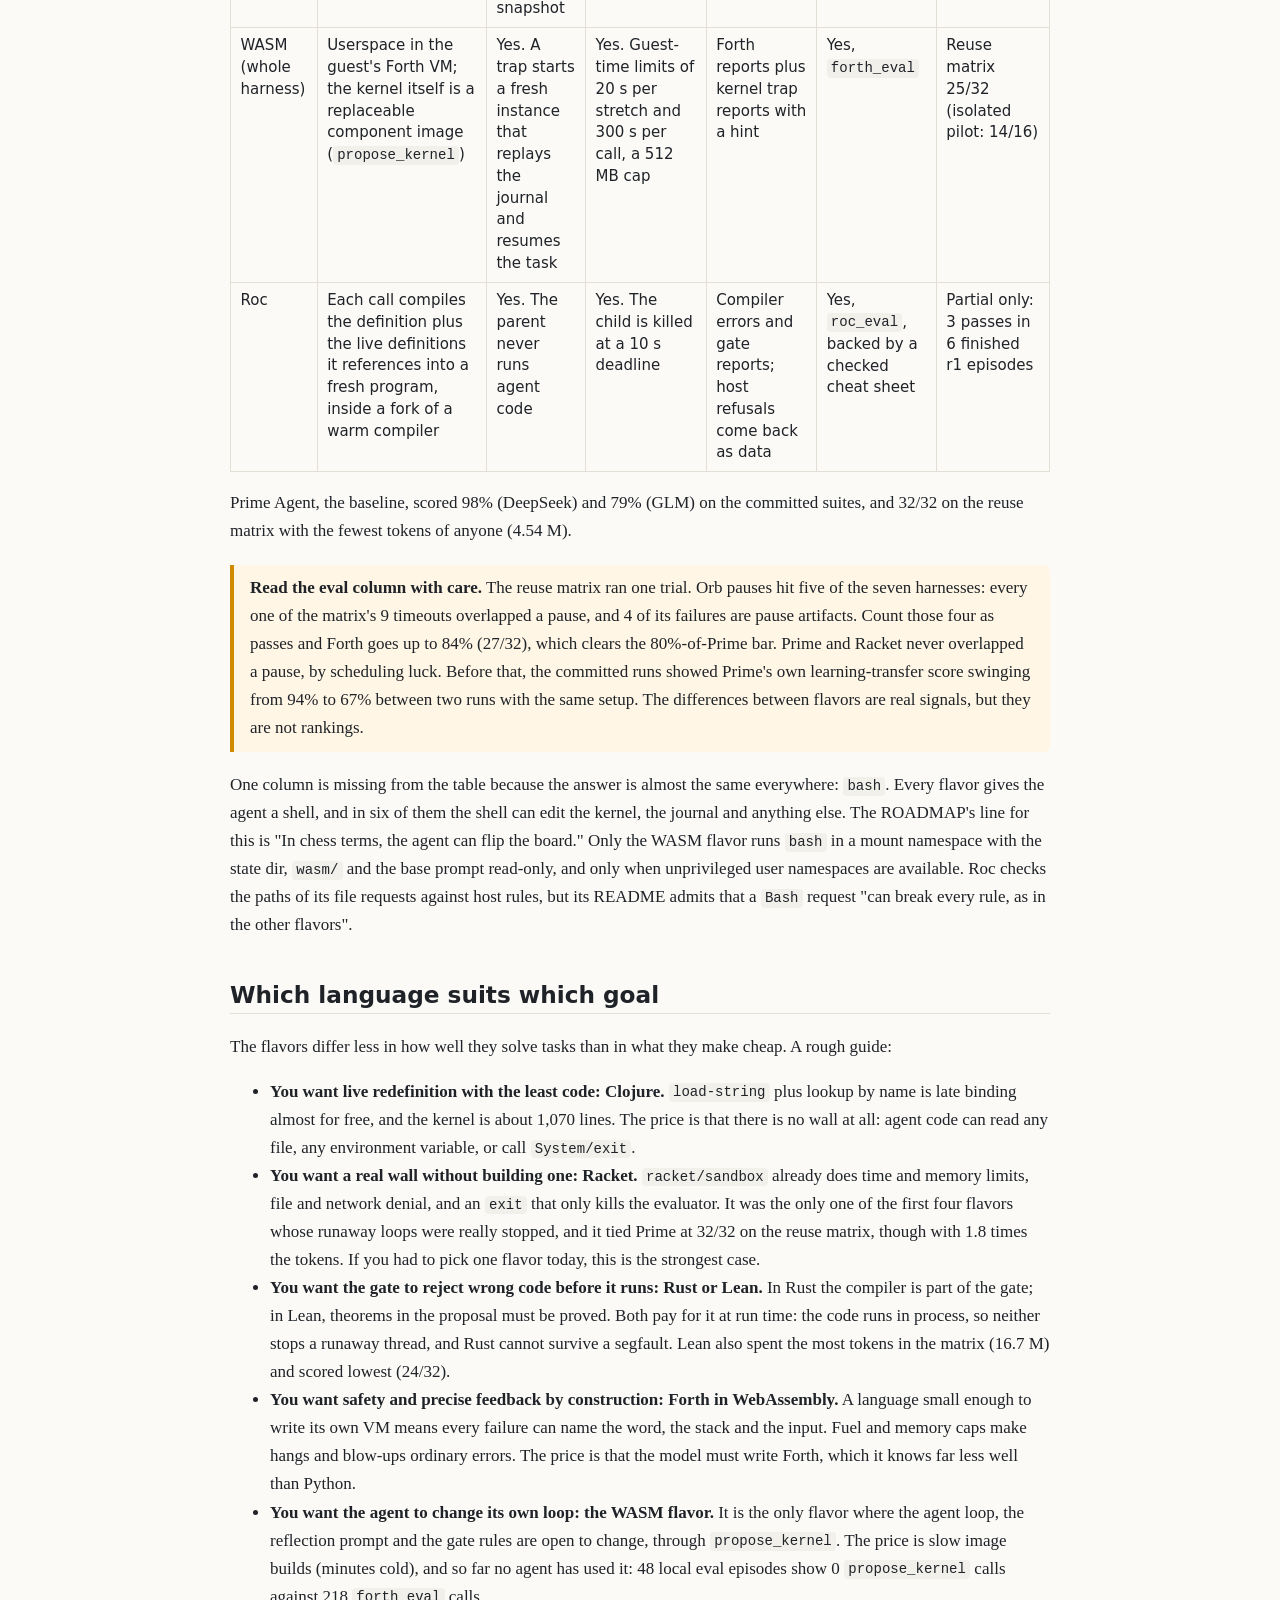
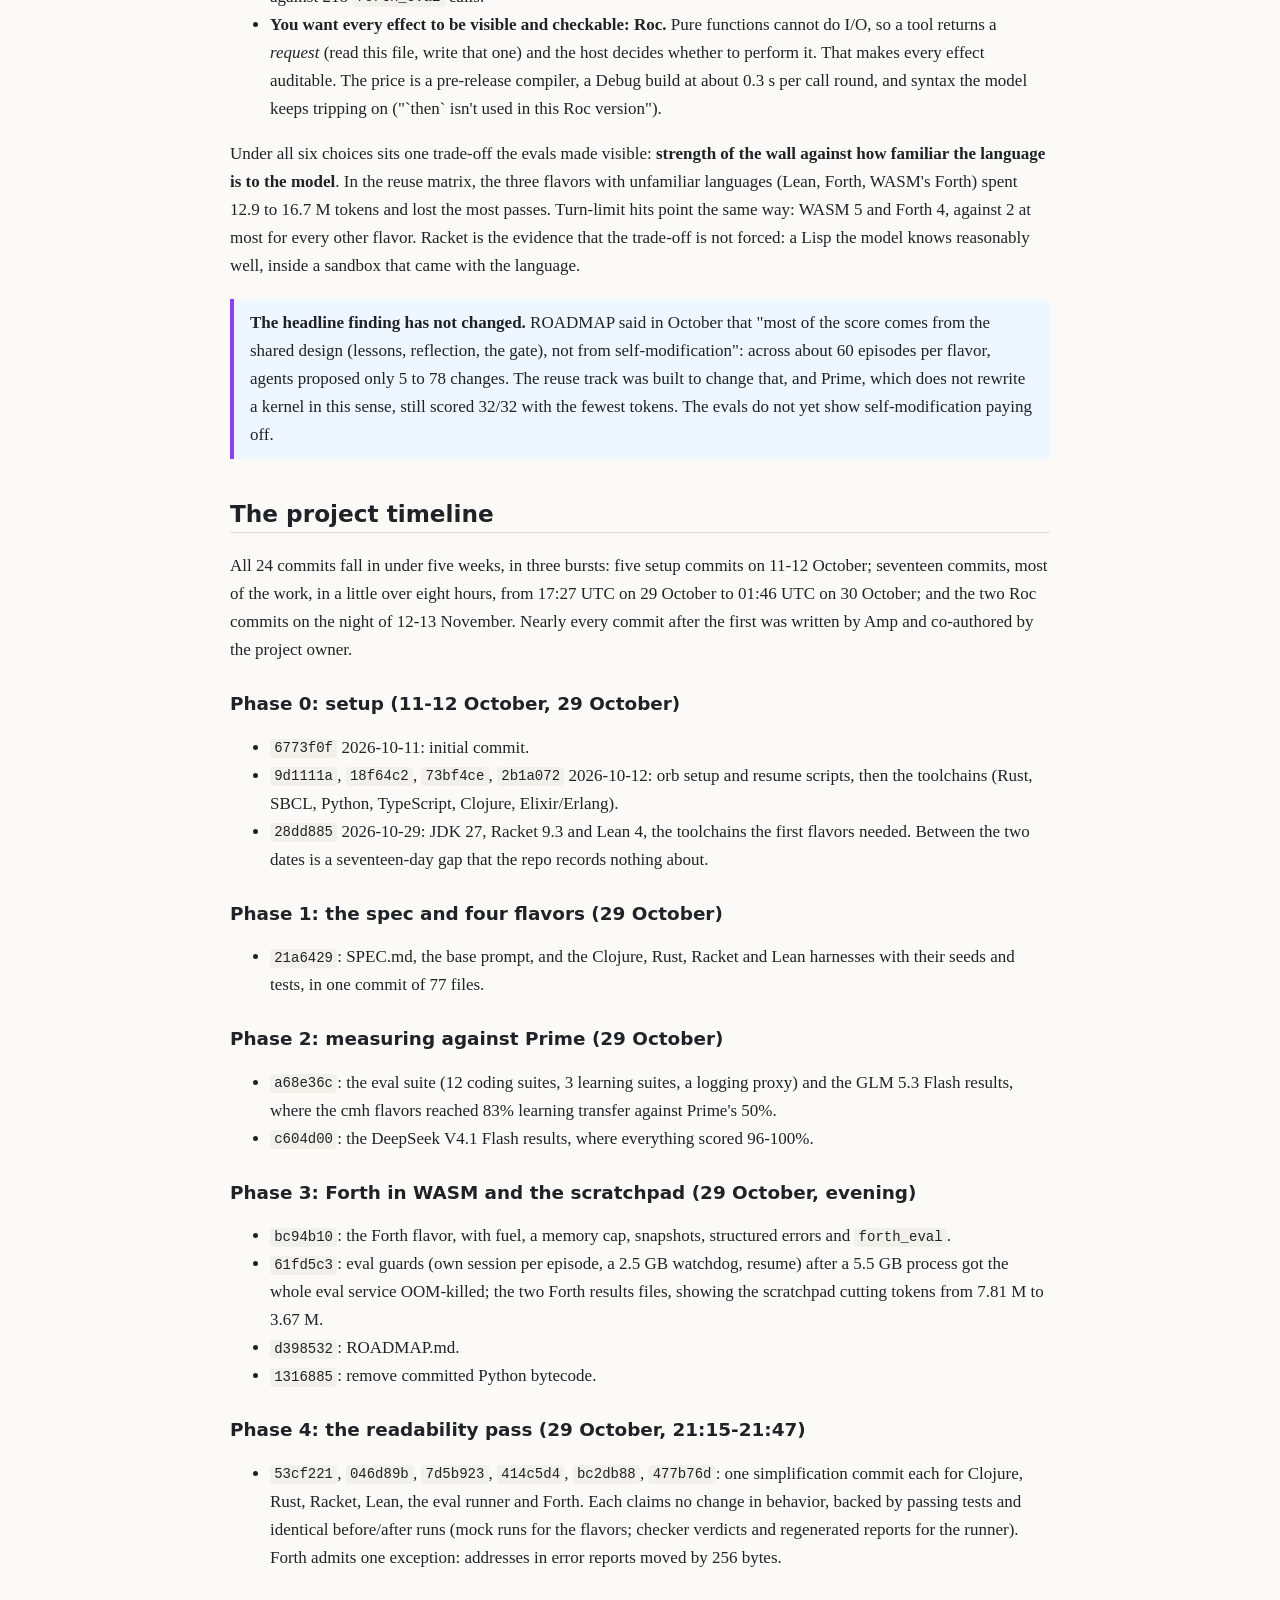
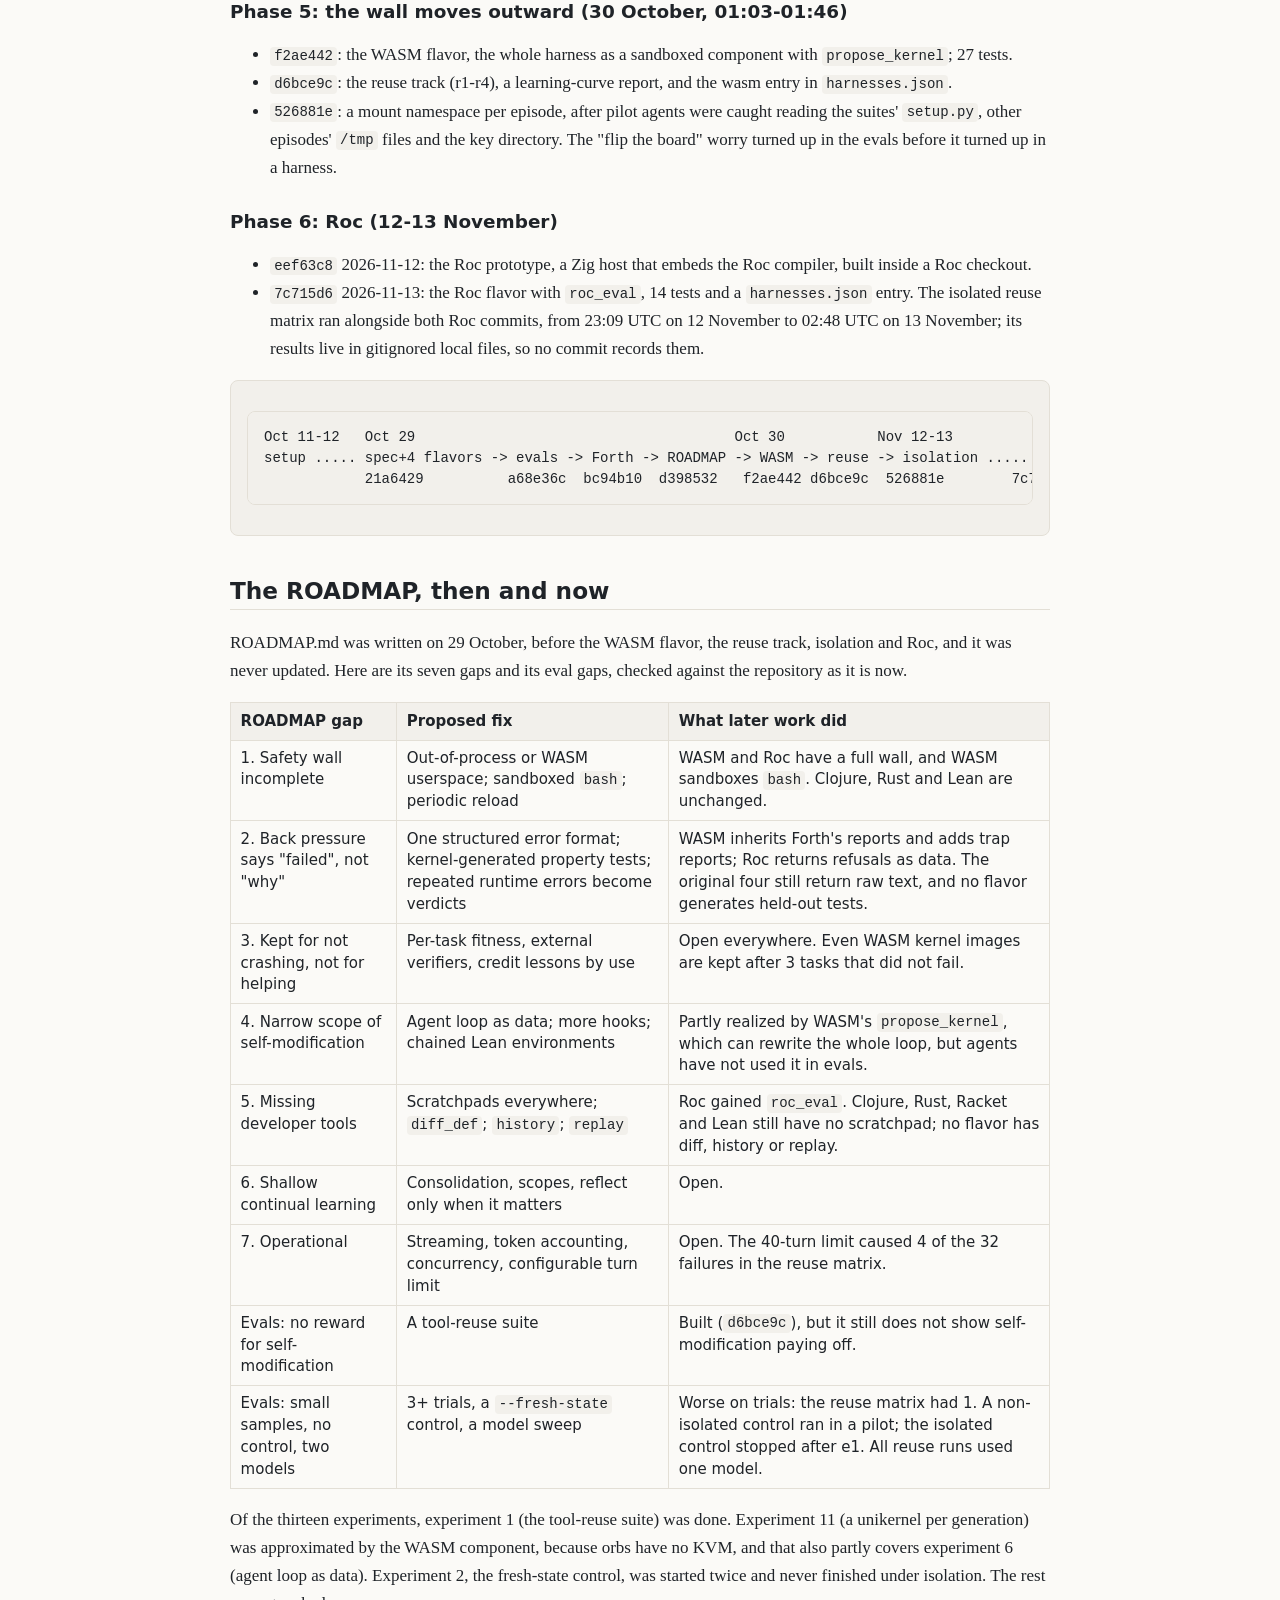
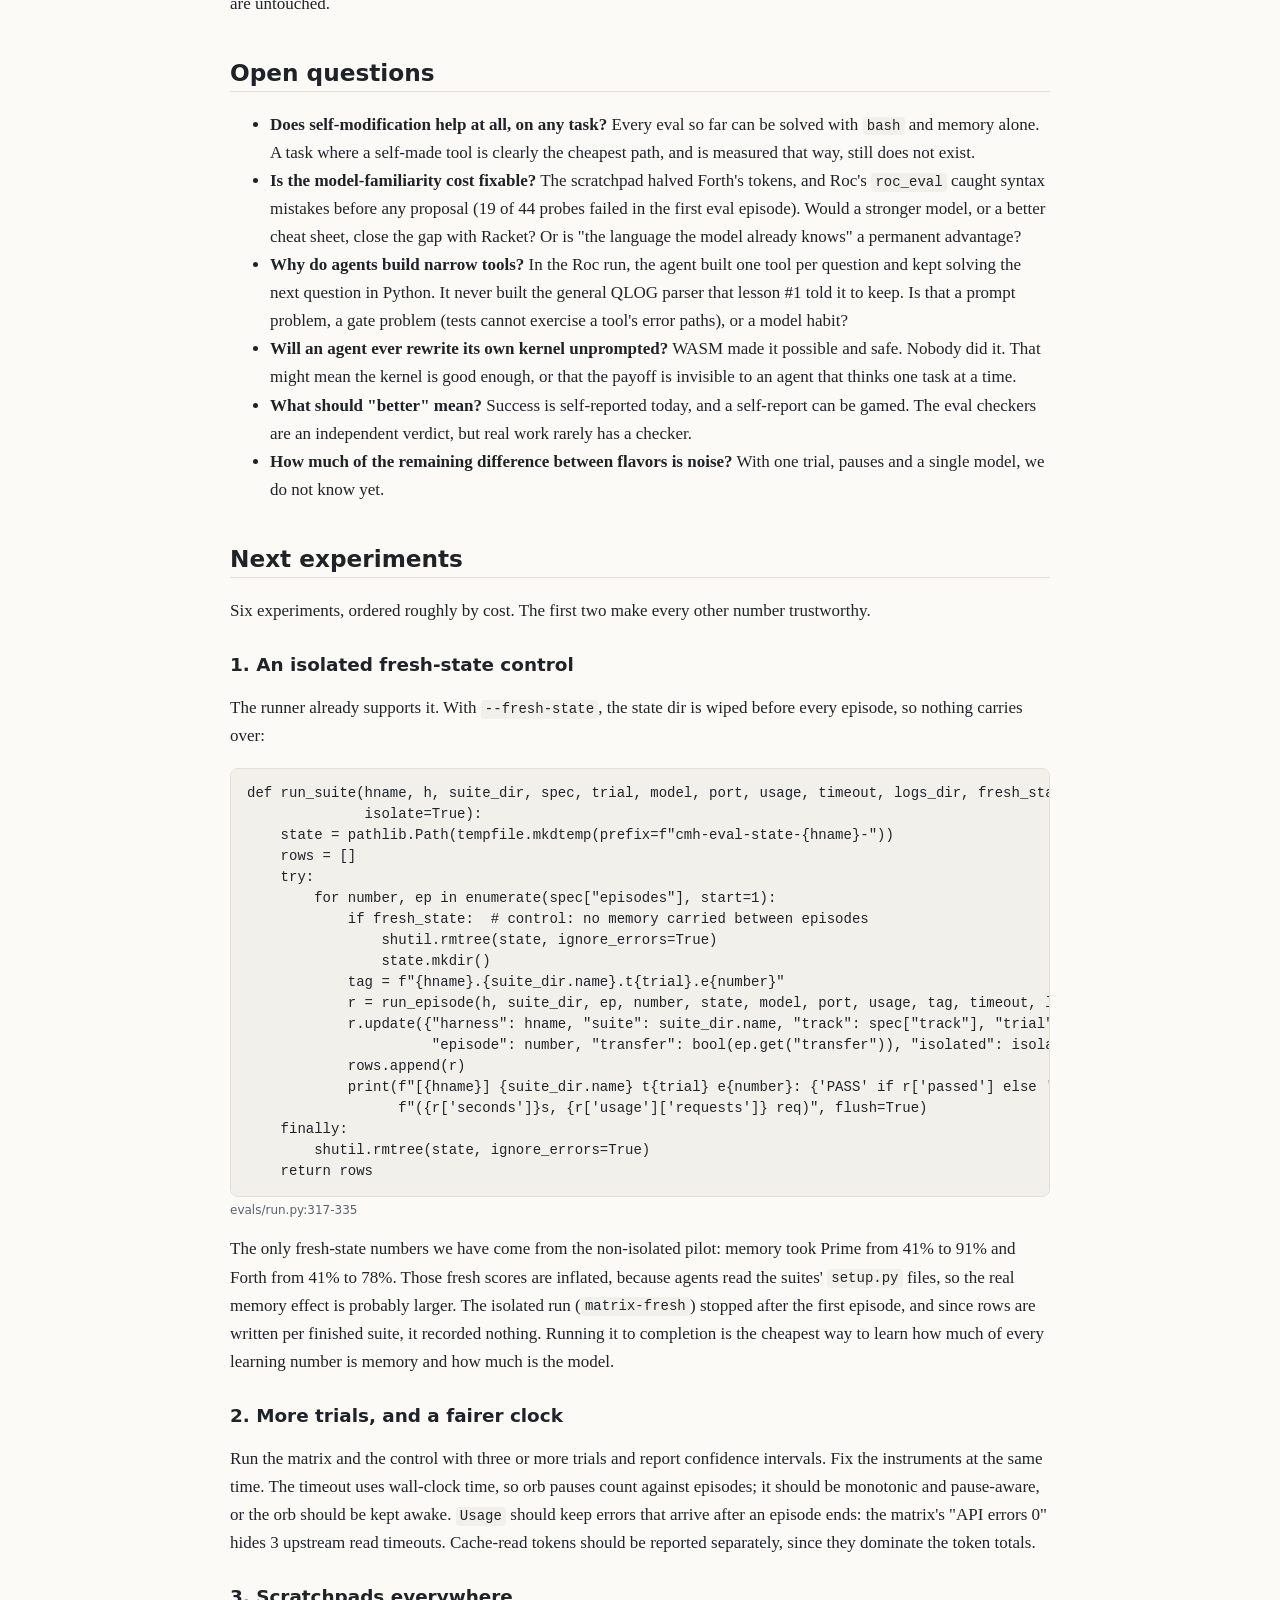
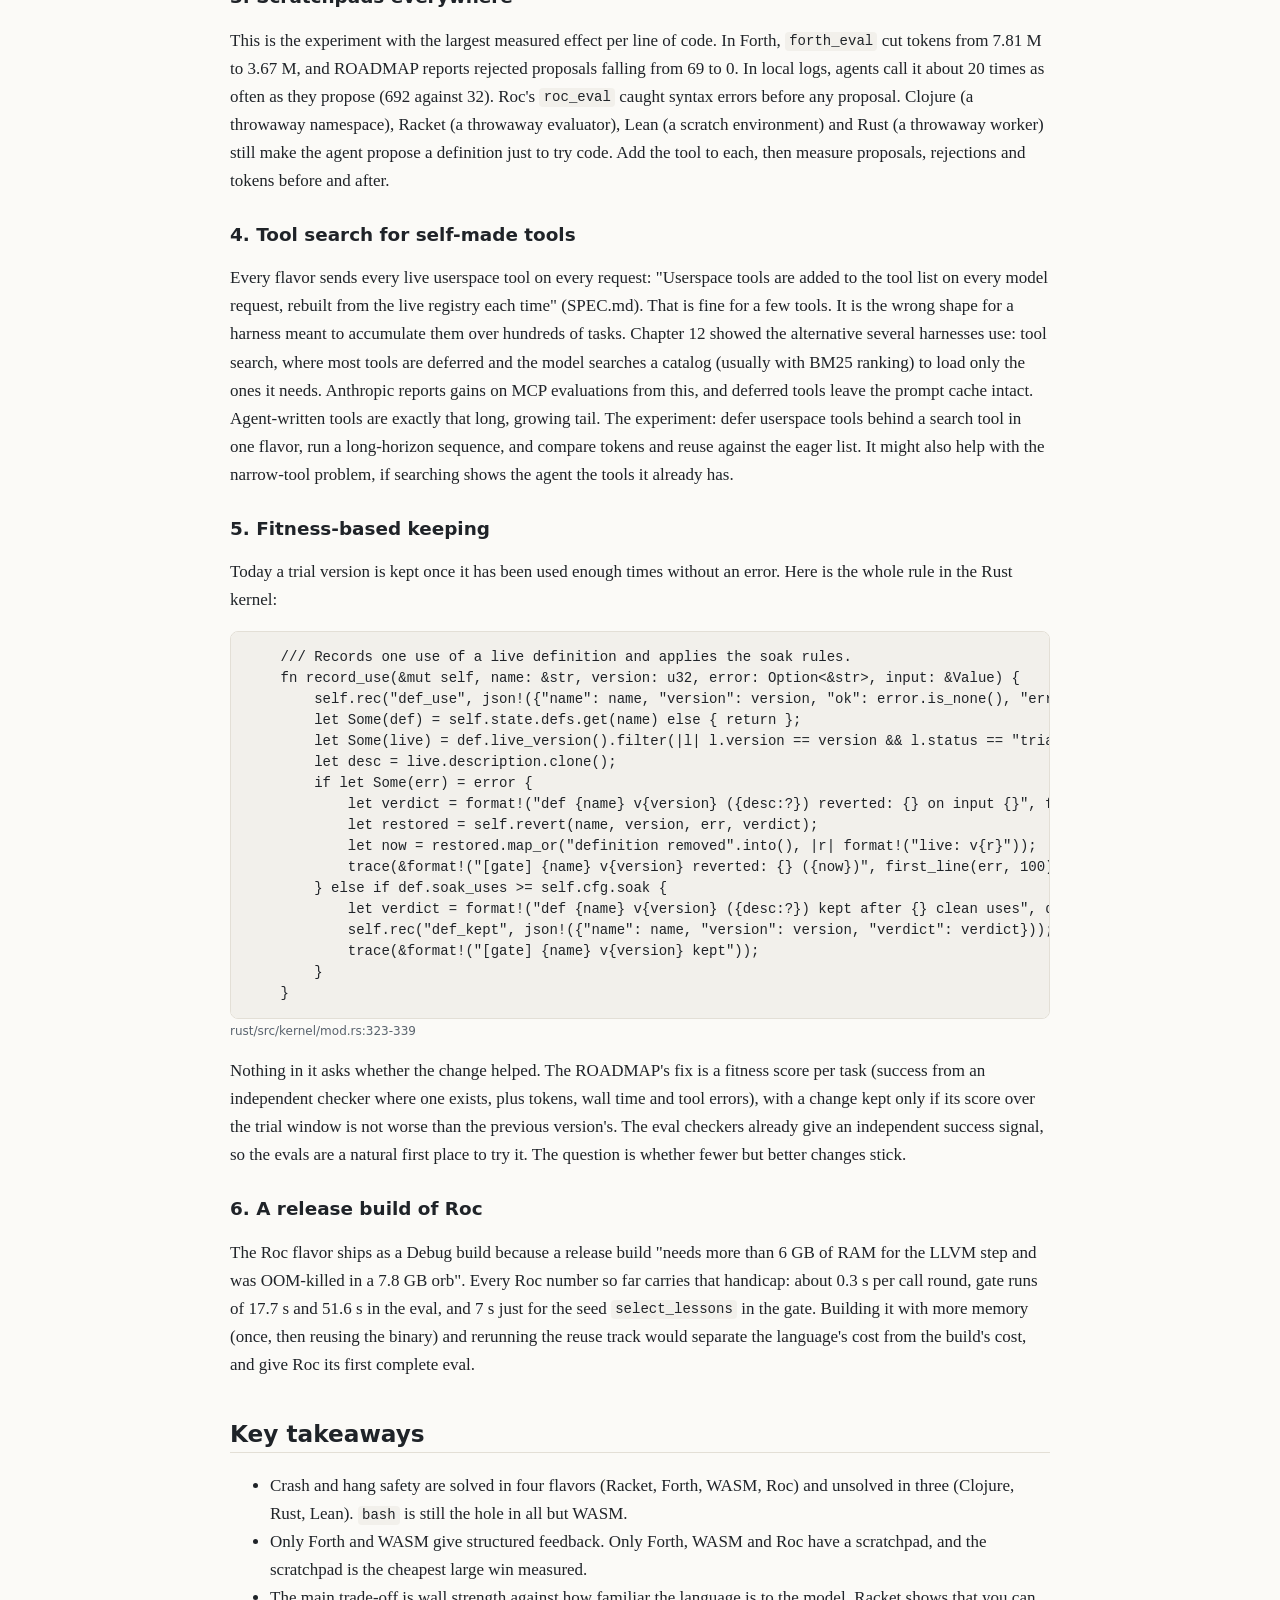
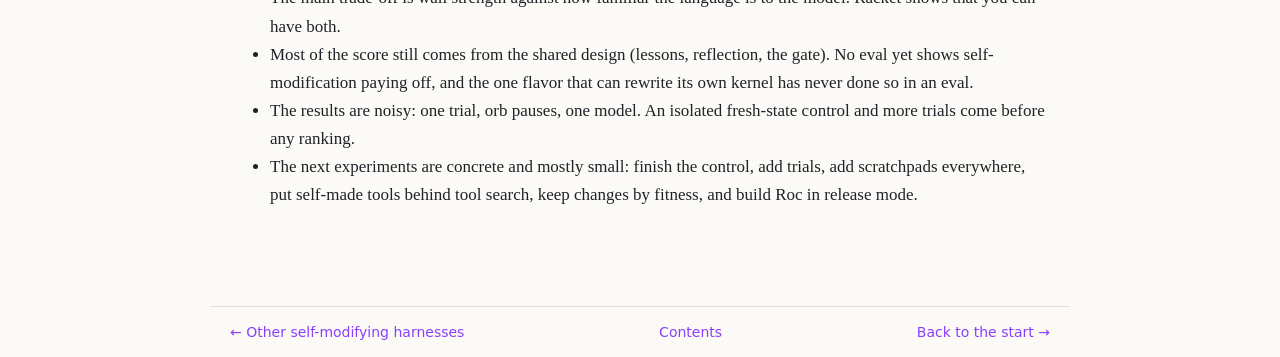
<file: book/13-lessons.html>
<!doctype html>
<html lang="en"><head><meta charset="utf-8">
<meta name="viewport" content="width=device-width, initial-scale=1">
<title>13. What we learned and what comes next · Harness Engineering</title>
<link rel="stylesheet" href="style.css"></head><body>
<header class="book"><a href="index.html">Harness Engineering</a> · Chapter 13</header>
<main>
<h1>13. What we learned and what comes next</h1>
<p class="subtitle">Seven harnesses side by side, how the project got here, what is still open, and the experiments that would settle it</p>

<p>Chapters 3 to 10 went one harness at a time. This one sets them side by side. First we compare all seven flavors against the four yardsticks from the start of the book. Then we look at which language suits which goal, retell the project's history from its git log, check the ROADMAP against what was built after it, and end with the questions and experiments that are still open.</p>

<p>A reminder of the goal, as <code>ROADMAP.md</code> puts it in one sentence: "a substrate the agent can program itself on, which never crashes from the agent's code, answers every mistake with precise feedback, enforces clear rules, and keeps only the changes that make the agent better." No flavor meets all four parts. Each one trades some parts for others, and the trades are the most useful thing the project produced.</p>

<h2>The seven flavors side by side</h2>

<p>The table uses three terms from earlier chapters. <em>Crash safety</em> asks whether agent-written code can kill the harness process. <em>Hang safety</em> asks whether an endless loop in agent code is actually stopped, or only abandoned while its thread keeps burning CPU. <em>Feedback quality</em> describes what the model gets back when its code fails. The eval columns come from two kinds of run. The committed 15-suite runs (Chapter 11) are non-isolated, use 2 trials, and give scores as a percentage of Prime Agent's. The isolated reuse matrix of 12-13 November used one trial on DeepSeek V4.1 Flash and gives passes out of 32.</p>

<table>
<tr><th>Flavor</th><th>How agent code is loaded</th><th>Crash safety</th><th>Hang safety</th><th>Feedback quality</th><th>Scratchpad</th><th>Eval result</th></tr>
<tr><td>Clojure</td><td><code>load-string</code> into a fresh namespace per version; the var is looked up by name on every call</td><td>No. Same JVM, no sandbox</td><td>No. <code>future-cancel</code> only interrupts; a busy loop keeps running</td><td>Raw exception text</td><td>No</td><td>DeepSeek 102%, GLM 116% of Prime; reuse matrix 28/32</td></tr>
<tr><td>Rust</td><td>Each version is a cdylib built by <code>cargo</code> and loaded with <code>libloading</code>; the compiler is part of the gate</td><td>No. Panics are caught, but a segfault or <code>abort</code> kills the host</td><td>No. 15 s timeout, then the thread is abandoned</td><td>Raw compiler and panic text</td><td>No</td><td>102%, 113%; 26/32</td></tr>
<tr><td>Racket</td><td><code>eval</code> inside a <code>racket/sandbox</code> evaluator per definition</td><td>Yes. <code>exit</code> kills only the evaluator</td><td>Yes. 10 s and 128 MB per evaluation</td><td>Raw exception text, with result types checked</td><td>No</td><td>102%, 118%; 32/32</td></tr>
<tr><td>Lean 4</td><td>Elaborated in process into its own namespace, then <code>evalConst</code>; theorems must check</td><td>Partly. <code>panic!</code> is not turned into a gate error</td><td>No. 30 s, then the thread is abandoned (elaboration itself is bounded by heartbeats)</td><td>Type checker and proof errors</td><td>No</td><td>98%, 116%; 24/32</td></tr>
<tr><td>Forth in WASM</td><td>Compiled into a late-bound Forth VM running in Wasmtime, after a trial compile in a brand-new instance</td><td>Yes. Traps become reports, and memory is rolled back from a snapshot</td><td>Yes. Fuel of 100M instructions, a 5 s epoch backstop, a 64 MB cap</td><td>Structured: word, definition, version, stack, input</td><td>Yes, <code>forth_eval</code></td><td>102% without the scratchpad, 114% with it; 25/32</td></tr>
<tr><td>WASM (whole harness)</td><td>Userspace in the guest's Forth VM; the kernel itself is a replaceable component image (<code>propose_kernel</code>)</td><td>Yes. A trap starts a fresh instance that replays the journal and resumes the task</td><td>Yes. Guest-time limits of 20 s per stretch and 300 s per call, a 512 MB cap</td><td>Forth reports plus kernel trap reports with a hint</td><td>Yes, <code>forth_eval</code></td><td>Reuse matrix 25/32 (isolated pilot: 14/16)</td></tr>
<tr><td>Roc</td><td>Each call compiles the definition plus the live definitions it references into a fresh program, inside a fork of a warm compiler</td><td>Yes. The parent never runs agent code</td><td>Yes. The child is killed at a 10 s deadline</td><td>Compiler errors and gate reports; host refusals come back as data</td><td>Yes, <code>roc_eval</code>, backed by a checked cheat sheet</td><td>Partial only: 3 passes in 6 finished r1 episodes</td></tr>
</table>

<p>Prime Agent, the baseline, scored 98% (DeepSeek) and 79% (GLM) on the committed suites, and 32/32 on the reuse matrix with the fewest tokens of anyone (4.54 M).</p>

<div class="warn"><strong>Read the eval column with care.</strong> The reuse matrix ran one trial. Orb pauses hit five of the seven harnesses: every one of the matrix's 9 timeouts overlapped a pause, and 4 of its failures are pause artifacts. Count those four as passes and Forth goes up to 84% (27/32), which clears the 80%-of-Prime bar. Prime and Racket never overlapped a pause, by scheduling luck. Before that, the committed runs showed Prime's own learning-transfer score swinging from 94% to 67% between two runs with the same setup. The differences between flavors are real signals, but they are not rankings.</div>

<p>One column is missing from the table because the answer is almost the same everywhere: <code>bash</code>. Every flavor gives the agent a shell, and in six of them the shell can edit the kernel, the journal and anything else. The ROADMAP's line for this is "In chess terms, the agent can flip the board." Only the WASM flavor runs <code>bash</code> in a mount namespace with the state dir, <code>wasm/</code> and the base prompt read-only, and only when unprivileged user namespaces are available. Roc checks the paths of its file requests against host rules, but its README admits that a <code>Bash</code> request "can break every rule, as in the other flavors".</p>

<h2>Which language suits which goal</h2>

<p>The flavors differ less in how well they solve tasks than in what they make cheap. A rough guide:</p>

<ul>
<li><strong>You want live redefinition with the least code: Clojure.</strong> <code>load-string</code> plus lookup by name is late binding almost for free, and the kernel is about 1,070 lines. The price is that there is no wall at all: agent code can read any file, any environment variable, or call <code>System/exit</code>.</li>
<li><strong>You want a real wall without building one: Racket.</strong> <code>racket/sandbox</code> already does time and memory limits, file and network denial, and an <code>exit</code> that only kills the evaluator. It was the only one of the first four flavors whose runaway loops were really stopped, and it tied Prime at 32/32 on the reuse matrix, though with 1.8 times the tokens. If you had to pick one flavor today, this is the strongest case.</li>
<li><strong>You want the gate to reject wrong code before it runs: Rust or Lean.</strong> In Rust the compiler is part of the gate; in Lean, theorems in the proposal must be proved. Both pay for it at run time: the code runs in process, so neither stops a runaway thread, and Rust cannot survive a segfault. Lean also spent the most tokens in the matrix (16.7 M) and scored lowest (24/32).</li>
<li><strong>You want safety and precise feedback by construction: Forth in WebAssembly.</strong> A language small enough to write its own VM means every failure can name the word, the stack and the input. Fuel and memory caps make hangs and blow-ups ordinary errors. The price is that the model must write Forth, which it knows far less well than Python.</li>
<li><strong>You want the agent to change its own loop: the WASM flavor.</strong> It is the only flavor where the agent loop, the reflection prompt and the gate rules are open to change, through <code>propose_kernel</code>. The price is slow image builds (minutes cold), and so far no agent has used it: 48 local eval episodes show 0 <code>propose_kernel</code> calls against 218 <code>forth_eval</code> calls.</li>
<li><strong>You want every effect to be visible and checkable: Roc.</strong> Pure functions cannot do I/O, so a tool returns a <em>request</em> (read this file, write that one) and the host decides whether to perform it. That makes every effect auditable. The price is a pre-release compiler, a Debug build at about 0.3 s per call round, and syntax the model keeps tripping on ("`then` isn't used in this Roc version").</li>
</ul>

<p>Under all six choices sits one trade-off the evals made visible: <strong>strength of the wall against how familiar the language is to the model</strong>. In the reuse matrix, the three flavors with unfamiliar languages (Lean, Forth, WASM's Forth) spent 12.9 to 16.7 M tokens and lost the most passes. Turn-limit hits point the same way: WASM 5 and Forth 4, against 2 at most for every other flavor. Racket is the evidence that the trade-off is not forced: a Lisp the model knows reasonably well, inside a sandbox that came with the language.</p>

<div class="note"><strong>The headline finding has not changed.</strong> ROADMAP said in October that "most of the score comes from the shared design (lessons, reflection, the gate), not from self-modification": across about 60 episodes per flavor, agents proposed only 5 to 78 changes. The reuse track was built to change that, and Prime, which does not rewrite a kernel in this sense, still scored 32/32 with the fewest tokens. The evals do not yet show self-modification paying off.</div>

<h2>The project timeline</h2>

<p>All 24 commits fall in under five weeks, in three bursts: five setup commits on 11-12 October; seventeen commits, most of the work, in a little over eight hours, from 17:27 UTC on 29 October to 01:46 UTC on 30 October; and the two Roc commits on the night of 12-13 November. Nearly every commit after the first was written by Amp and co-authored by the project owner.</p>

<h3>Phase 0: setup (11-12 October, 29 October)</h3>
<ul>
<li><code>6773f0f</code> 2026-10-11: initial commit.</li>
<li><code>9d1111a</code>, <code>18f64c2</code>, <code>73bf4ce</code>, <code>2b1a072</code> 2026-10-12: orb setup and resume scripts, then the toolchains (Rust, SBCL, Python, TypeScript, Clojure, Elixir/Erlang).</li>
<li><code>28dd885</code> 2026-10-29: JDK 27, Racket 9.3 and Lean 4, the toolchains the first flavors needed. Between the two dates is a seventeen-day gap that the repo records nothing about.</li>
</ul>

<h3>Phase 1: the spec and four flavors (29 October)</h3>
<ul>
<li><code>21a6429</code>: SPEC.md, the base prompt, and the Clojure, Rust, Racket and Lean harnesses with their seeds and tests, in one commit of 77 files.</li>
</ul>

<h3>Phase 2: measuring against Prime (29 October)</h3>
<ul>
<li><code>a68e36c</code>: the eval suite (12 coding suites, 3 learning suites, a logging proxy) and the GLM 5.3 Flash results, where the cmh flavors reached 83% learning transfer against Prime's 50%.</li>
<li><code>c604d00</code>: the DeepSeek V4.1 Flash results, where everything scored 96-100%.</li>
</ul>

<h3>Phase 3: Forth in WASM and the scratchpad (29 October, evening)</h3>
<ul>
<li><code>bc94b10</code>: the Forth flavor, with fuel, a memory cap, snapshots, structured errors and <code>forth_eval</code>.</li>
<li><code>61fd5c3</code>: eval guards (own session per episode, a 2.5 GB watchdog, resume) after a 5.5 GB process got the whole eval service OOM-killed; the two Forth results files, showing the scratchpad cutting tokens from 7.81 M to 3.67 M.</li>
<li><code>d398532</code>: ROADMAP.md.</li>
<li><code>1316885</code>: remove committed Python bytecode.</li>
</ul>

<h3>Phase 4: the readability pass (29 October, 21:15-21:47)</h3>
<ul>
<li><code>53cf221</code>, <code>046d89b</code>, <code>7d5b923</code>, <code>414c5d4</code>, <code>bc2db88</code>, <code>477b76d</code>: one simplification commit each for Clojure, Rust, Racket, Lean, the eval runner and Forth. Each claims no change in behavior, backed by passing tests and identical before/after runs (mock runs for the flavors; checker verdicts and regenerated reports for the runner). Forth admits one exception: addresses in error reports moved by 256 bytes.</li>
</ul>

<h3>Phase 5: the wall moves outward (30 October, 01:03-01:46)</h3>
<ul>
<li><code>f2ae442</code>: the WASM flavor, the whole harness as a sandboxed component with <code>propose_kernel</code>; 27 tests.</li>
<li><code>d6bce9c</code>: the reuse track (r1-r4), a learning-curve report, and the wasm entry in <code>harnesses.json</code>.</li>
<li><code>526881e</code>: a mount namespace per episode, after pilot agents were caught reading the suites' <code>setup.py</code>, other episodes' <code>/tmp</code> files and the key directory. The "flip the board" worry turned up in the evals before it turned up in a harness.</li>
</ul>

<h3>Phase 6: Roc (12-13 November)</h3>
<ul>
<li><code>eef63c8</code> 2026-11-12: the Roc prototype, a Zig host that embeds the Roc compiler, built inside a Roc checkout.</li>
<li><code>7c715d6</code> 2026-11-13: the Roc flavor with <code>roc_eval</code>, 14 tests and a <code>harnesses.json</code> entry. The isolated reuse matrix ran alongside both Roc commits, from 23:09 UTC on 12 November to 02:48 UTC on 13 November; its results live in gitignored local files, so no commit records them.</li>
</ul>

<div class="diagram"><pre>
Oct 11-12   Oct 29                                      Oct 30           Nov 12-13
setup ..... spec+4 flavors -&gt; evals -&gt; Forth -&gt; ROADMAP -&gt; WASM -&gt; reuse -&gt; isolation ..... Roc
            21a6429          a68e36c  bc94b10  d398532   f2ae442 d6bce9c  526881e        7c715d6
</pre></div>

<h2>The ROADMAP, then and now</h2>

<p>ROADMAP.md was written on 29 October, before the WASM flavor, the reuse track, isolation and Roc, and it was never updated. Here are its seven gaps and its eval gaps, checked against the repository as it is now.</p>

<table>
<tr><th>ROADMAP gap</th><th>Proposed fix</th><th>What later work did</th></tr>
<tr><td>1. Safety wall incomplete</td><td>Out-of-process or WASM userspace; sandboxed <code>bash</code>; periodic reload</td><td>WASM and Roc have a full wall, and WASM sandboxes <code>bash</code>. Clojure, Rust and Lean are unchanged.</td></tr>
<tr><td>2. Back pressure says "failed", not "why"</td><td>One structured error format; kernel-generated property tests; repeated runtime errors become verdicts</td><td>WASM inherits Forth's reports and adds trap reports; Roc returns refusals as data. The original four still return raw text, and no flavor generates held-out tests.</td></tr>
<tr><td>3. Kept for not crashing, not for helping</td><td>Per-task fitness, external verifiers, credit lessons by use</td><td>Open everywhere. Even WASM kernel images are kept after 3 tasks that did not fail.</td></tr>
<tr><td>4. Narrow scope of self-modification</td><td>Agent loop as data; more hooks; chained Lean environments</td><td>Partly realized by WASM's <code>propose_kernel</code>, which can rewrite the whole loop, but agents have not used it in evals.</td></tr>
<tr><td>5. Missing developer tools</td><td>Scratchpads everywhere; <code>diff_def</code>; <code>history</code>; <code>replay</code></td><td>Roc gained <code>roc_eval</code>. Clojure, Rust, Racket and Lean still have no scratchpad; no flavor has diff, history or replay.</td></tr>
<tr><td>6. Shallow continual learning</td><td>Consolidation, scopes, reflect only when it matters</td><td>Open.</td></tr>
<tr><td>7. Operational</td><td>Streaming, token accounting, concurrency, configurable turn limit</td><td>Open. The 40-turn limit caused 4 of the 32 failures in the reuse matrix.</td></tr>
<tr><td>Evals: no reward for self-modification</td><td>A tool-reuse suite</td><td>Built (<code>d6bce9c</code>), but it still does not show self-modification paying off.</td></tr>
<tr><td>Evals: small samples, no control, two models</td><td>3+ trials, a <code>--fresh-state</code> control, a model sweep</td><td>Worse on trials: the reuse matrix had 1. A non-isolated control ran in a pilot; the isolated control stopped after e1. All reuse runs used one model.</td></tr>
</table>

<p>Of the thirteen experiments, experiment 1 (the tool-reuse suite) was done. Experiment 11 (a unikernel per generation) was approximated by the WASM component, because orbs have no KVM, and that also partly covers experiment 6 (agent loop as data). Experiment 2, the fresh-state control, was started twice and never finished under isolation. The rest are untouched.</p>

<h2>Open questions</h2>

<ul>
<li><strong>Does self-modification help at all, on any task?</strong> Every eval so far can be solved with <code>bash</code> and memory alone. A task where a self-made tool is clearly the cheapest path, and is measured that way, still does not exist.</li>
<li><strong>Is the model-familiarity cost fixable?</strong> The scratchpad halved Forth's tokens, and Roc's <code>roc_eval</code> caught syntax mistakes before any proposal (19 of 44 probes failed in the first eval episode). Would a stronger model, or a better cheat sheet, close the gap with Racket? Or is "the language the model already knows" a permanent advantage?</li>
<li><strong>Why do agents build narrow tools?</strong> In the Roc run, the agent built one tool per question and kept solving the next question in Python. It never built the general QLOG parser that lesson #1 told it to keep. Is that a prompt problem, a gate problem (tests cannot exercise a tool's error paths), or a model habit?</li>
<li><strong>Will an agent ever rewrite its own kernel unprompted?</strong> WASM made it possible and safe. Nobody did it. That might mean the kernel is good enough, or that the payoff is invisible to an agent that thinks one task at a time.</li>
<li><strong>What should "better" mean?</strong> Success is self-reported today, and a self-report can be gamed. The eval checkers are an independent verdict, but real work rarely has a checker.</li>
<li><strong>How much of the remaining difference between flavors is noise?</strong> With one trial, pauses and a single model, we do not know yet.</li>
</ul>

<h2>Next experiments</h2>

<p>Six experiments, ordered roughly by cost. The first two make every other number trustworthy.</p>

<h3>1. An isolated fresh-state control</h3>
<p>The runner already supports it. With <code>--fresh-state</code>, the state dir is wiped before every episode, so nothing carries over:</p>
<pre>def run_suite(hname, h, suite_dir, spec, trial, model, port, usage, timeout, logs_dir, fresh_state=False,
              isolate=True):
    state = pathlib.Path(tempfile.mkdtemp(prefix=f"cmh-eval-state-{hname}-"))
    rows = []
    try:
        for number, ep in enumerate(spec["episodes"], start=1):
            if fresh_state:  # control: no memory carried between episodes
                shutil.rmtree(state, ignore_errors=True)
                state.mkdir()
            tag = f"{hname}.{suite_dir.name}.t{trial}.e{number}"
            r = run_episode(h, suite_dir, ep, number, state, model, port, usage, tag, timeout, logs_dir, isolate)
            r.update({"harness": hname, "suite": suite_dir.name, "track": spec["track"], "trial": trial,
                      "episode": number, "transfer": bool(ep.get("transfer")), "isolated": isolate})
            rows.append(r)
            print(f"[{hname}] {suite_dir.name} t{trial} e{number}: {'PASS' if r['passed'] else 'FAIL'} "
                  f"({r['seconds']}s, {r['usage']['requests']} req)", flush=True)
    finally:
        shutil.rmtree(state, ignore_errors=True)
    return rows</pre>
<span class="src">evals/run.py:317-335</span>
<p>The only fresh-state numbers we have come from the non-isolated pilot: memory took Prime from 41% to 91% and Forth from 41% to 78%. Those fresh scores are inflated, because agents read the suites' <code>setup.py</code> files, so the real memory effect is probably larger. The isolated run (<code>matrix-fresh</code>) stopped after the first episode, and since rows are written per finished suite, it recorded nothing. Running it to completion is the cheapest way to learn how much of every learning number is memory and how much is the model.</p>

<h3>2. More trials, and a fairer clock</h3>
<p>Run the matrix and the control with three or more trials and report confidence intervals. Fix the instruments at the same time. The timeout uses wall-clock time, so orb pauses count against episodes; it should be monotonic and pause-aware, or the orb should be kept awake. <code>Usage</code> should keep errors that arrive after an episode ends: the matrix's "API errors 0" hides 3 upstream read timeouts. Cache-read tokens should be reported separately, since they dominate the token totals.</p>

<h3>3. Scratchpads everywhere</h3>
<p>This is the experiment with the largest measured effect per line of code. In Forth, <code>forth_eval</code> cut tokens from 7.81 M to 3.67 M, and ROADMAP reports rejected proposals falling from 69 to 0. In local logs, agents call it about 20 times as often as they propose (692 against 32). Roc's <code>roc_eval</code> caught syntax errors before any proposal. Clojure (a throwaway namespace), Racket (a throwaway evaluator), Lean (a scratch environment) and Rust (a throwaway worker) still make the agent propose a definition just to try code. Add the tool to each, then measure proposals, rejections and tokens before and after.</p>

<h3>4. Tool search for self-made tools</h3>
<p>Every flavor sends every live userspace tool on every request: "Userspace tools are added to the tool list on every model request, rebuilt from the live registry each time" (SPEC.md). That is fine for a few tools. It is the wrong shape for a harness meant to accumulate them over hundreds of tasks. Chapter 12 showed the alternative several harnesses use: tool search, where most tools are deferred and the model searches a catalog (usually with BM25 ranking) to load only the ones it needs. Anthropic reports gains on MCP evaluations from this, and deferred tools leave the prompt cache intact. Agent-written tools are exactly that long, growing tail. The experiment: defer userspace tools behind a search tool in one flavor, run a long-horizon sequence, and compare tokens and reuse against the eager list. It might also help with the narrow-tool problem, if searching shows the agent the tools it already has.</p>

<h3>5. Fitness-based keeping</h3>
<p>Today a trial version is kept once it has been used enough times without an error. Here is the whole rule in the Rust kernel:</p>
<pre>    /// Records one use of a live definition and applies the soak rules.
    fn record_use(&amp;mut self, name: &amp;str, version: u32, error: Option&lt;&amp;str&gt;, input: &amp;Value) {
        self.rec("def_use", json!({"name": name, "version": version, "ok": error.is_none(), "error": error}));
        let Some(def) = self.state.defs.get(name) else { return };
        let Some(live) = def.live_version().filter(|l| l.version == version &amp;&amp; l.status == "trial") else { return };
        let desc = live.description.clone();
        if let Some(err) = error {
            let verdict = format!("def {name} v{version} ({desc:?}) reverted: {} on input {}", first_line(err, 200), compact(input, 200));
            let restored = self.revert(name, version, err, verdict);
            let now = restored.map_or("definition removed".into(), |r| format!("live: v{r}"));
            trace(&amp;format!("[gate] {name} v{version} reverted: {} ({now})", first_line(err, 100)));
        } else if def.soak_uses &gt;= self.cfg.soak {
            let verdict = format!("def {name} v{version} ({desc:?}) kept after {} clean uses", def.soak_uses);
            self.rec("def_kept", json!({"name": name, "version": version, "verdict": verdict}));
            trace(&amp;format!("[gate] {name} v{version} kept"));
        }
    }</pre>
<span class="src">rust/src/kernel/mod.rs:323-339</span>
<p>Nothing in it asks whether the change helped. The ROADMAP's fix is a fitness score per task (success from an independent checker where one exists, plus tokens, wall time and tool errors), with a change kept only if its score over the trial window is not worse than the previous version's. The eval checkers already give an independent success signal, so the evals are a natural first place to try it. The question is whether fewer but better changes stick.</p>

<h3>6. A release build of Roc</h3>
<p>The Roc flavor ships as a Debug build because a release build "needs more than 6 GB of RAM for the LLVM step and was OOM-killed in a 7.8 GB orb". Every Roc number so far carries that handicap: about 0.3 s per call round, gate runs of 17.7 s and 51.6 s in the eval, and 7 s just for the seed <code>select_lessons</code> in the gate. Building it with more memory (once, then reusing the binary) and rerunning the reuse track would separate the language's cost from the build's cost, and give Roc its first complete eval.</p>

<h2>Key takeaways</h2>
<ul>
<li>Crash and hang safety are solved in four flavors (Racket, Forth, WASM, Roc) and unsolved in three (Clojure, Rust, Lean). <code>bash</code> is still the hole in all but WASM.</li>
<li>Only Forth and WASM give structured feedback. Only Forth, WASM and Roc have a scratchpad, and the scratchpad is the cheapest large win measured.</li>
<li>The main trade-off is wall strength against how familiar the language is to the model. Racket shows that you can have both.</li>
<li>Most of the score still comes from the shared design (lessons, reflection, the gate). No eval yet shows self-modification paying off, and the one flavor that can rewrite its own kernel has never done so in an eval.</li>
<li>The results are noisy: one trial, orb pauses, one model. An isolated fresh-state control and more trials come before any ranking.</li>
<li>The next experiments are concrete and mostly small: finish the control, add trials, add scratchpads everywhere, put self-made tools behind tool search, keep changes by fitness, and build Roc in release mode.</li>
</ul>
</main>
<footer class="nav"><a href="12-other-harnesses.html">← Other self-modifying harnesses</a><a href="index.html">Contents</a><a href="index.html">Back to the start →</a></footer>
</body></html>
</file>
<file: book/style.css>
:root {
  --bg: #fbfaf7; --fg: #1f2328; --muted: #59636e; --accent: #8a3ffc;
  --code-bg: #f2f0eb; --border: #e3dfd6; --note: #eef6ff; --warn: #fff6e5;
}
@media (prefers-color-scheme: dark) {
  :root { --bg: #16171a; --fg: #e6e6e6; --muted: #9aa3ad; --accent: #b98cff;
          --code-bg: #22242a; --border: #33363d; --note: #1b2735; --warn: #33291a; }
}
* { box-sizing: border-box; }
body { margin: 0; background: var(--bg); color: var(--fg);
       font: 17px/1.65 Georgia, "Iowan Old Style", "Times New Roman", serif; }
header.book, footer.nav { max-width: 860px; margin: 0 auto; padding: 1rem 1.25rem;
       font: 14px/1.4 system-ui, sans-serif; color: var(--muted); }
header.book a, footer.nav a { color: var(--accent); text-decoration: none; }
footer.nav { display: flex; justify-content: space-between; border-top: 1px solid var(--border); margin-top: 3rem; }
main { max-width: 860px; margin: 0 auto; padding: 0 1.25rem 2rem; }
h1, h2, h3, h4 { font-family: system-ui, sans-serif; line-height: 1.25; }
h1 { font-size: 2.1rem; margin: 1.5rem 0 .25rem; }
h1 + .subtitle { color: var(--muted); margin-top: 0; font-style: italic; }
h2 { font-size: 1.45rem; margin-top: 2.5rem; border-bottom: 1px solid var(--border); padding-bottom: .25rem; }
h3 { font-size: 1.15rem; margin-top: 1.75rem; }
a { color: var(--accent); }
code, pre { font: 14px/1.5 ui-monospace, "SF Mono", Menlo, Consolas, monospace; }
code { background: var(--code-bg); padding: .1em .3em; border-radius: 4px; }
pre { background: var(--code-bg); padding: .9rem 1rem; border-radius: 8px; overflow-x: auto;
      border: 1px solid var(--border); }
pre code { background: none; padding: 0; }
.src { display: block; font: 12px/1.4 system-ui, sans-serif; color: var(--muted); margin: -.6rem 0 1rem; }
table { border-collapse: collapse; width: 100%; margin: 1rem 0; font: 15px/1.45 system-ui, sans-serif; }
th, td { border: 1px solid var(--border); padding: .45rem .6rem; text-align: left; vertical-align: top; }
th { background: var(--code-bg); }
.note, .warn { border-left: 4px solid var(--accent); background: var(--note); padding: .6rem 1rem;
               border-radius: 0 6px 6px 0; margin: 1.2rem 0; }
.warn { border-left-color: #d08a00; background: var(--warn); }
.toc ol { padding-left: 1.4rem; } .toc li { margin: .35rem 0; }
.toc .desc { display: block; color: var(--muted); font-size: .92em; }
.diagram { font: 13px/1.35 ui-monospace, Menlo, monospace; white-space: pre; overflow-x: auto;
           background: var(--code-bg); border: 1px solid var(--border); border-radius: 8px; padding: 1rem; }
</file>
